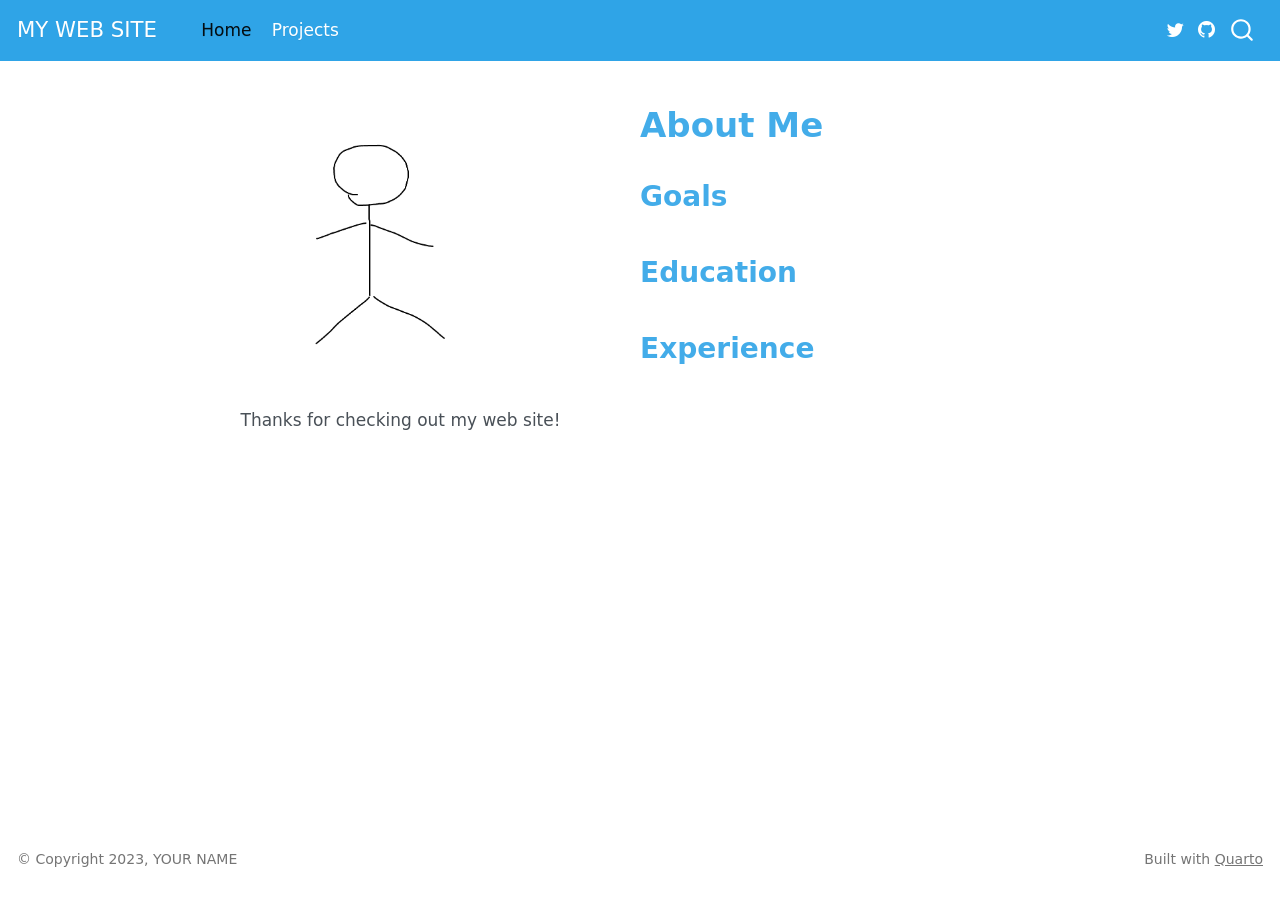
<file: multiomics_menstrual_effluent/docs/index.html>
<!DOCTYPE html>
<html xmlns="http://www.w3.org/1999/xhtml" lang="en" xml:lang="en"><head>

<meta charset="utf-8">
<meta name="generator" content="quarto-1.3.361">

<meta name="viewport" content="width=device-width, initial-scale=1.0, user-scalable=yes">


<title>MY WEB SITE - About Me</title>
<style>
code{white-space: pre-wrap;}
span.smallcaps{font-variant: small-caps;}
div.columns{display: flex; gap: min(4vw, 1.5em);}
div.column{flex: auto; overflow-x: auto;}
div.hanging-indent{margin-left: 1.5em; text-indent: -1.5em;}
ul.task-list{list-style: none;}
ul.task-list li input[type="checkbox"] {
  width: 0.8em;
  margin: 0 0.8em 0.2em -1em; /* quarto-specific, see https://github.com/quarto-dev/quarto-cli/issues/4556 */ 
  vertical-align: middle;
}
</style>


<script src="site_libs/quarto-nav/quarto-nav.js"></script>
<script src="site_libs/quarto-nav/headroom.min.js"></script>
<script src="site_libs/clipboard/clipboard.min.js"></script>
<script src="site_libs/quarto-search/autocomplete.umd.js"></script>
<script src="site_libs/quarto-search/fuse.min.js"></script>
<script src="site_libs/quarto-search/quarto-search.js"></script>
<meta name="quarto:offset" content="./">
<script src="site_libs/quarto-html/quarto.js"></script>
<script src="site_libs/quarto-html/popper.min.js"></script>
<script src="site_libs/quarto-html/tippy.umd.min.js"></script>
<link href="site_libs/quarto-html/tippy.css" rel="stylesheet">
<link href="site_libs/quarto-html/quarto-syntax-highlighting.css" rel="stylesheet" id="quarto-text-highlighting-styles">
<script src="site_libs/bootstrap/bootstrap.min.js"></script>
<link href="site_libs/bootstrap/bootstrap-icons.css" rel="stylesheet">
<link href="site_libs/bootstrap/bootstrap.min.css" rel="stylesheet" id="quarto-bootstrap" data-mode="light">
<script id="quarto-search-options" type="application/json">{
  "location": "navbar",
  "copy-button": false,
  "collapse-after": 3,
  "panel-placement": "end",
  "type": "overlay",
  "limit": 20,
  "language": {
    "search-no-results-text": "No results",
    "search-matching-documents-text": "matching documents",
    "search-copy-link-title": "Copy link to search",
    "search-hide-matches-text": "Hide additional matches",
    "search-more-match-text": "more match in this document",
    "search-more-matches-text": "more matches in this document",
    "search-clear-button-title": "Clear",
    "search-detached-cancel-button-title": "Cancel",
    "search-submit-button-title": "Submit",
    "search-label": "Search"
  }
}</script>


</head>

<body class="nav-fixed fullcontent">

<div id="quarto-search-results"></div>
  <header id="quarto-header" class="headroom fixed-top">
    <nav class="navbar navbar-expand-lg navbar-dark ">
      <div class="navbar-container container-fluid">
      <div class="navbar-brand-container">
    <a class="navbar-brand" href="./index.html">
    <span class="navbar-title">MY WEB SITE</span>
    </a>
  </div>
            <div id="quarto-search" class="" title="Search"></div>
          <button class="navbar-toggler" type="button" data-bs-toggle="collapse" data-bs-target="#navbarCollapse" aria-controls="navbarCollapse" aria-expanded="false" aria-label="Toggle navigation" onclick="if (window.quartoToggleHeadroom) { window.quartoToggleHeadroom(); }">
  <span class="navbar-toggler-icon"></span>
</button>
          <div class="collapse navbar-collapse" id="navbarCollapse">
            <ul class="navbar-nav navbar-nav-scroll me-auto">
  <li class="nav-item">
    <a class="nav-link active" href="./index.html" rel="" target="" aria-current="page">
 <span class="menu-text">Home</span></a>
  </li>  
  <li class="nav-item">
    <a class="nav-link" href="./projects.html" rel="" target="">
 <span class="menu-text">Projects</span></a>
  </li>  
</ul>
            <div class="quarto-navbar-tools ms-auto">
    <a href="https://twitter.com/" title="" class="quarto-navigation-tool px-1" aria-label=""><i class="bi bi-twitter"></i></a>
    <a href="https://github.com/YOURUSERNAME/YOURREPO" title="" class="quarto-navigation-tool px-1" aria-label=""><i class="bi bi-github"></i></a>
</div>
          </div> <!-- /navcollapse -->
      </div> <!-- /container-fluid -->
    </nav>
</header>
<!-- content -->
<div id="quarto-content" class="quarto-container page-columns page-rows-contents page-layout-article page-navbar">
<!-- sidebar -->
<!-- margin-sidebar -->
    
<!-- main -->
<main class="content page-columns page-full" id="quarto-document-content">



<div class="quarto-about-broadside column-page">
  <div class="about-main">
    <div class="about-entity" style="background-image: url('img/profile.png')"></div>
    <div class="about-contents"><header id="title-block-header" class="quarto-title-block default">
<div class="quarto-title">
<h1 class="title">About Me</h1>
</div>
<div class="quarto-title-meta">
  </div>
</header><div id="me">
<section id="goals" class="level2">
<h2 data-anchor-id="goals">Goals</h2>
</section>
<section id="education" class="level2">
<h2 data-anchor-id="education">Education</h2>
</section>
<section id="experience" class="level2">
<h2 data-anchor-id="experience">Experience</h2>
</section>
</div></div>
  </div>
</div>

<p>Thanks for checking out my web site!</p>




</main> <!-- /main -->
<script id="quarto-html-after-body" type="application/javascript">
window.document.addEventListener("DOMContentLoaded", function (event) {
  const toggleBodyColorMode = (bsSheetEl) => {
    const mode = bsSheetEl.getAttribute("data-mode");
    const bodyEl = window.document.querySelector("body");
    if (mode === "dark") {
      bodyEl.classList.add("quarto-dark");
      bodyEl.classList.remove("quarto-light");
    } else {
      bodyEl.classList.add("quarto-light");
      bodyEl.classList.remove("quarto-dark");
    }
  }
  const toggleBodyColorPrimary = () => {
    const bsSheetEl = window.document.querySelector("link#quarto-bootstrap");
    if (bsSheetEl) {
      toggleBodyColorMode(bsSheetEl);
    }
  }
  toggleBodyColorPrimary();  
  const isCodeAnnotation = (el) => {
    for (const clz of el.classList) {
      if (clz.startsWith('code-annotation-')) {                     
        return true;
      }
    }
    return false;
  }
  const clipboard = new window.ClipboardJS('.code-copy-button', {
    text: function(trigger) {
      const codeEl = trigger.previousElementSibling.cloneNode(true);
      for (const childEl of codeEl.children) {
        if (isCodeAnnotation(childEl)) {
          childEl.remove();
        }
      }
      return codeEl.innerText;
    }
  });
  clipboard.on('success', function(e) {
    // button target
    const button = e.trigger;
    // don't keep focus
    button.blur();
    // flash "checked"
    button.classList.add('code-copy-button-checked');
    var currentTitle = button.getAttribute("title");
    button.setAttribute("title", "Copied!");
    let tooltip;
    if (window.bootstrap) {
      button.setAttribute("data-bs-toggle", "tooltip");
      button.setAttribute("data-bs-placement", "left");
      button.setAttribute("data-bs-title", "Copied!");
      tooltip = new bootstrap.Tooltip(button, 
        { trigger: "manual", 
          customClass: "code-copy-button-tooltip",
          offset: [0, -8]});
      tooltip.show();    
    }
    setTimeout(function() {
      if (tooltip) {
        tooltip.hide();
        button.removeAttribute("data-bs-title");
        button.removeAttribute("data-bs-toggle");
        button.removeAttribute("data-bs-placement");
      }
      button.setAttribute("title", currentTitle);
      button.classList.remove('code-copy-button-checked');
    }, 1000);
    // clear code selection
    e.clearSelection();
  });
  function tippyHover(el, contentFn) {
    const config = {
      allowHTML: true,
      content: contentFn,
      maxWidth: 500,
      delay: 100,
      arrow: false,
      appendTo: function(el) {
          return el.parentElement;
      },
      interactive: true,
      interactiveBorder: 10,
      theme: 'quarto',
      placement: 'bottom-start'
    };
    window.tippy(el, config); 
  }
  const noterefs = window.document.querySelectorAll('a[role="doc-noteref"]');
  for (var i=0; i<noterefs.length; i++) {
    const ref = noterefs[i];
    tippyHover(ref, function() {
      // use id or data attribute instead here
      let href = ref.getAttribute('data-footnote-href') || ref.getAttribute('href');
      try { href = new URL(href).hash; } catch {}
      const id = href.replace(/^#\/?/, "");
      const note = window.document.getElementById(id);
      return note.innerHTML;
    });
  }
      let selectedAnnoteEl;
      const selectorForAnnotation = ( cell, annotation) => {
        let cellAttr = 'data-code-cell="' + cell + '"';
        let lineAttr = 'data-code-annotation="' +  annotation + '"';
        const selector = 'span[' + cellAttr + '][' + lineAttr + ']';
        return selector;
      }
      const selectCodeLines = (annoteEl) => {
        const doc = window.document;
        const targetCell = annoteEl.getAttribute("data-target-cell");
        const targetAnnotation = annoteEl.getAttribute("data-target-annotation");
        const annoteSpan = window.document.querySelector(selectorForAnnotation(targetCell, targetAnnotation));
        const lines = annoteSpan.getAttribute("data-code-lines").split(",");
        const lineIds = lines.map((line) => {
          return targetCell + "-" + line;
        })
        let top = null;
        let height = null;
        let parent = null;
        if (lineIds.length > 0) {
            //compute the position of the single el (top and bottom and make a div)
            const el = window.document.getElementById(lineIds[0]);
            top = el.offsetTop;
            height = el.offsetHeight;
            parent = el.parentElement.parentElement;
          if (lineIds.length > 1) {
            const lastEl = window.document.getElementById(lineIds[lineIds.length - 1]);
            const bottom = lastEl.offsetTop + lastEl.offsetHeight;
            height = bottom - top;
          }
          if (top !== null && height !== null && parent !== null) {
            // cook up a div (if necessary) and position it 
            let div = window.document.getElementById("code-annotation-line-highlight");
            if (div === null) {
              div = window.document.createElement("div");
              div.setAttribute("id", "code-annotation-line-highlight");
              div.style.position = 'absolute';
              parent.appendChild(div);
            }
            div.style.top = top - 2 + "px";
            div.style.height = height + 4 + "px";
            let gutterDiv = window.document.getElementById("code-annotation-line-highlight-gutter");
            if (gutterDiv === null) {
              gutterDiv = window.document.createElement("div");
              gutterDiv.setAttribute("id", "code-annotation-line-highlight-gutter");
              gutterDiv.style.position = 'absolute';
              const codeCell = window.document.getElementById(targetCell);
              const gutter = codeCell.querySelector('.code-annotation-gutter');
              gutter.appendChild(gutterDiv);
            }
            gutterDiv.style.top = top - 2 + "px";
            gutterDiv.style.height = height + 4 + "px";
          }
          selectedAnnoteEl = annoteEl;
        }
      };
      const unselectCodeLines = () => {
        const elementsIds = ["code-annotation-line-highlight", "code-annotation-line-highlight-gutter"];
        elementsIds.forEach((elId) => {
          const div = window.document.getElementById(elId);
          if (div) {
            div.remove();
          }
        });
        selectedAnnoteEl = undefined;
      };
      // Attach click handler to the DT
      const annoteDls = window.document.querySelectorAll('dt[data-target-cell]');
      for (const annoteDlNode of annoteDls) {
        annoteDlNode.addEventListener('click', (event) => {
          const clickedEl = event.target;
          if (clickedEl !== selectedAnnoteEl) {
            unselectCodeLines();
            const activeEl = window.document.querySelector('dt[data-target-cell].code-annotation-active');
            if (activeEl) {
              activeEl.classList.remove('code-annotation-active');
            }
            selectCodeLines(clickedEl);
            clickedEl.classList.add('code-annotation-active');
          } else {
            // Unselect the line
            unselectCodeLines();
            clickedEl.classList.remove('code-annotation-active');
          }
        });
      }
  const findCites = (el) => {
    const parentEl = el.parentElement;
    if (parentEl) {
      const cites = parentEl.dataset.cites;
      if (cites) {
        return {
          el,
          cites: cites.split(' ')
        };
      } else {
        return findCites(el.parentElement)
      }
    } else {
      return undefined;
    }
  };
  var bibliorefs = window.document.querySelectorAll('a[role="doc-biblioref"]');
  for (var i=0; i<bibliorefs.length; i++) {
    const ref = bibliorefs[i];
    const citeInfo = findCites(ref);
    if (citeInfo) {
      tippyHover(citeInfo.el, function() {
        var popup = window.document.createElement('div');
        citeInfo.cites.forEach(function(cite) {
          var citeDiv = window.document.createElement('div');
          citeDiv.classList.add('hanging-indent');
          citeDiv.classList.add('csl-entry');
          var biblioDiv = window.document.getElementById('ref-' + cite);
          if (biblioDiv) {
            citeDiv.innerHTML = biblioDiv.innerHTML;
          }
          popup.appendChild(citeDiv);
        });
        return popup.innerHTML;
      });
    }
  }
});
</script>
</div> <!-- /content -->
<footer class="footer">
  <div class="nav-footer">
    <div class="nav-footer-left">© Copyright 2023, YOUR NAME</div>   
    <div class="nav-footer-center">
      &nbsp;
    </div>
    <div class="nav-footer-right">Built with <a href="https://quarto.org/">Quarto</a></div>
  </div>
</footer>



</body></html>
</file>
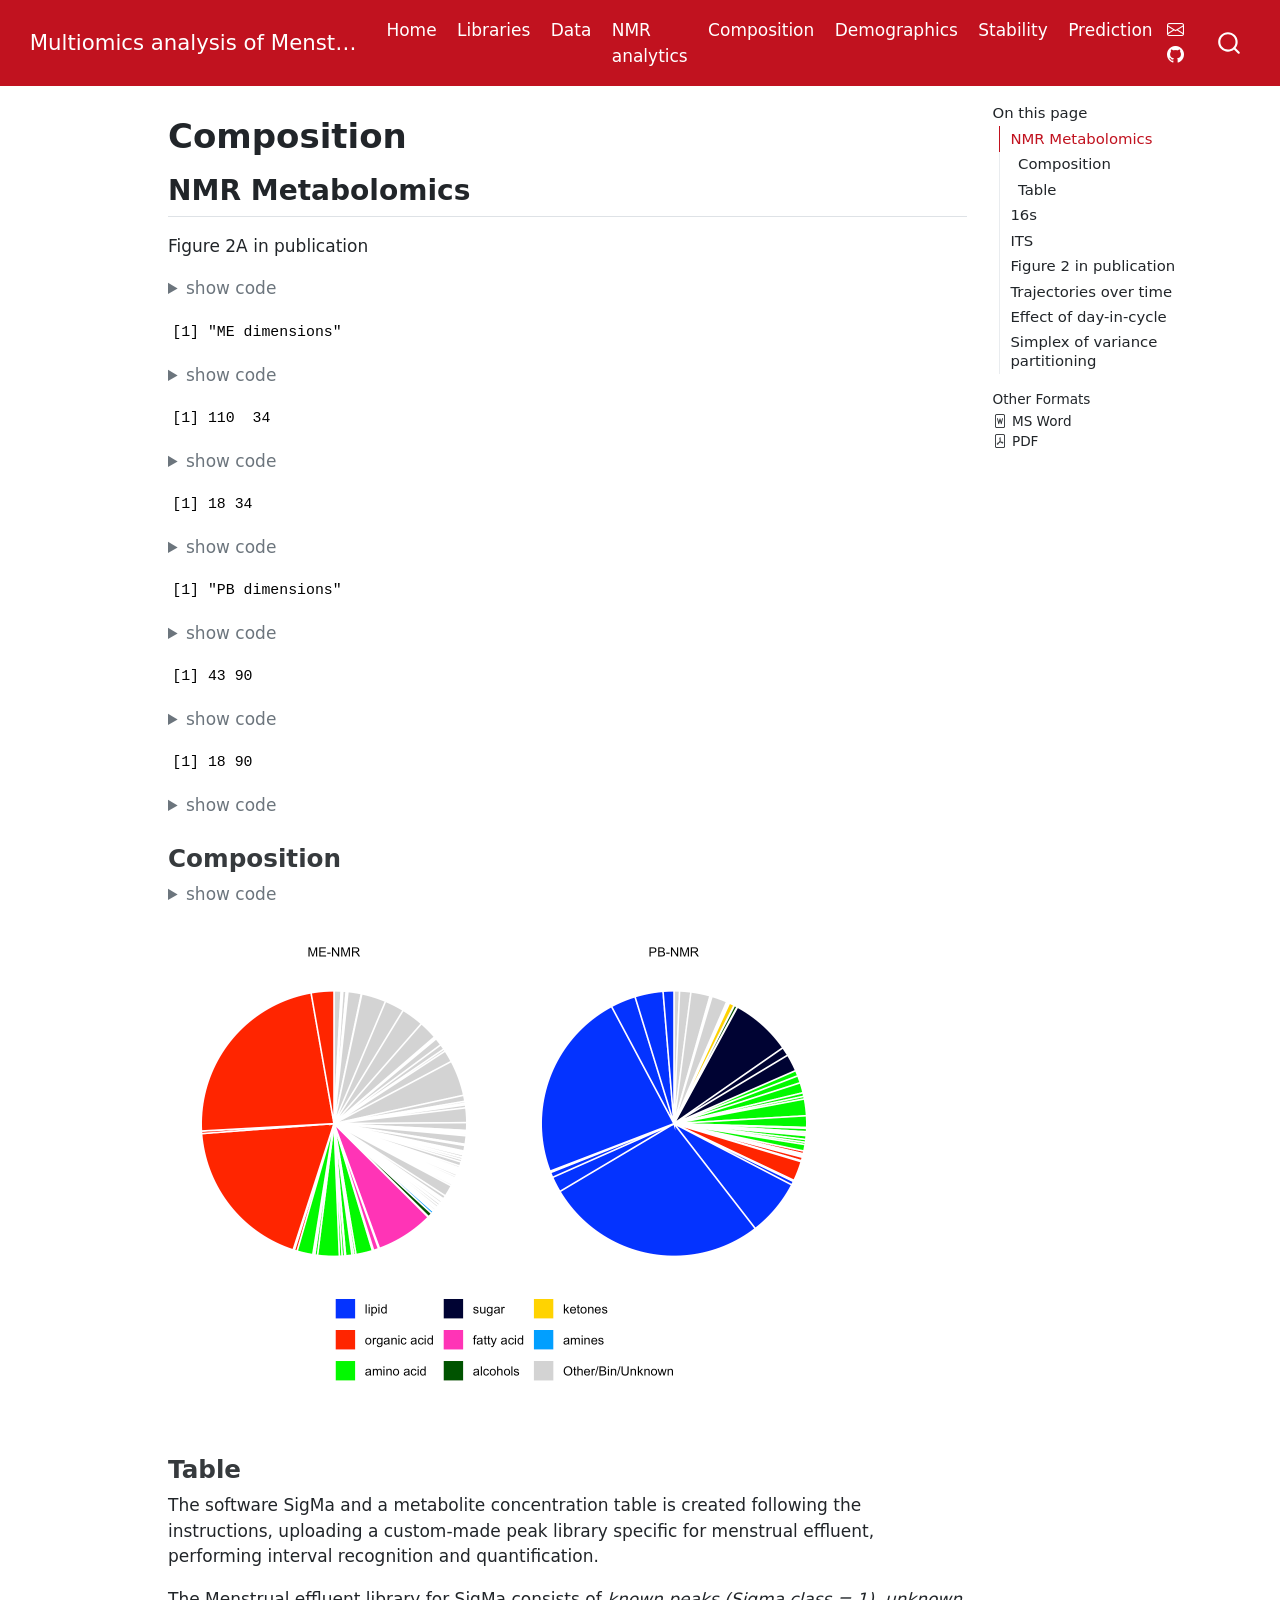
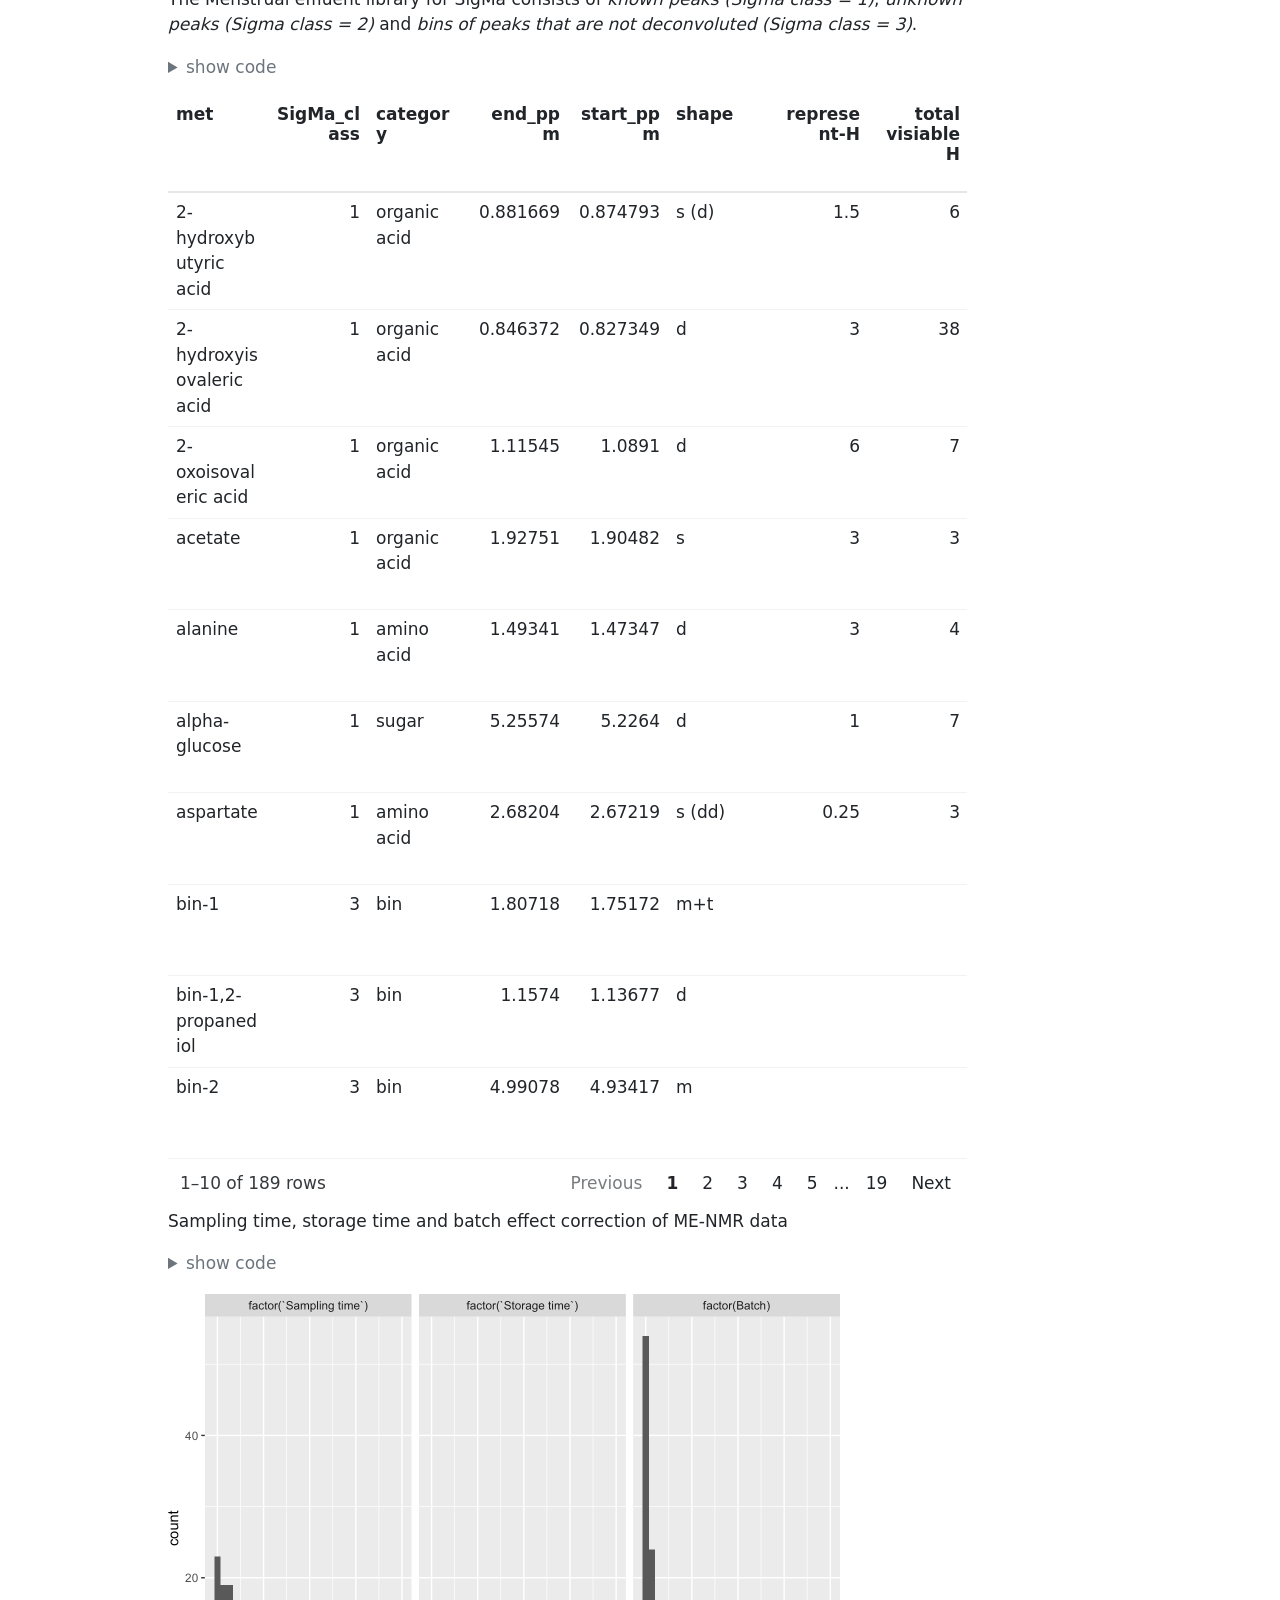
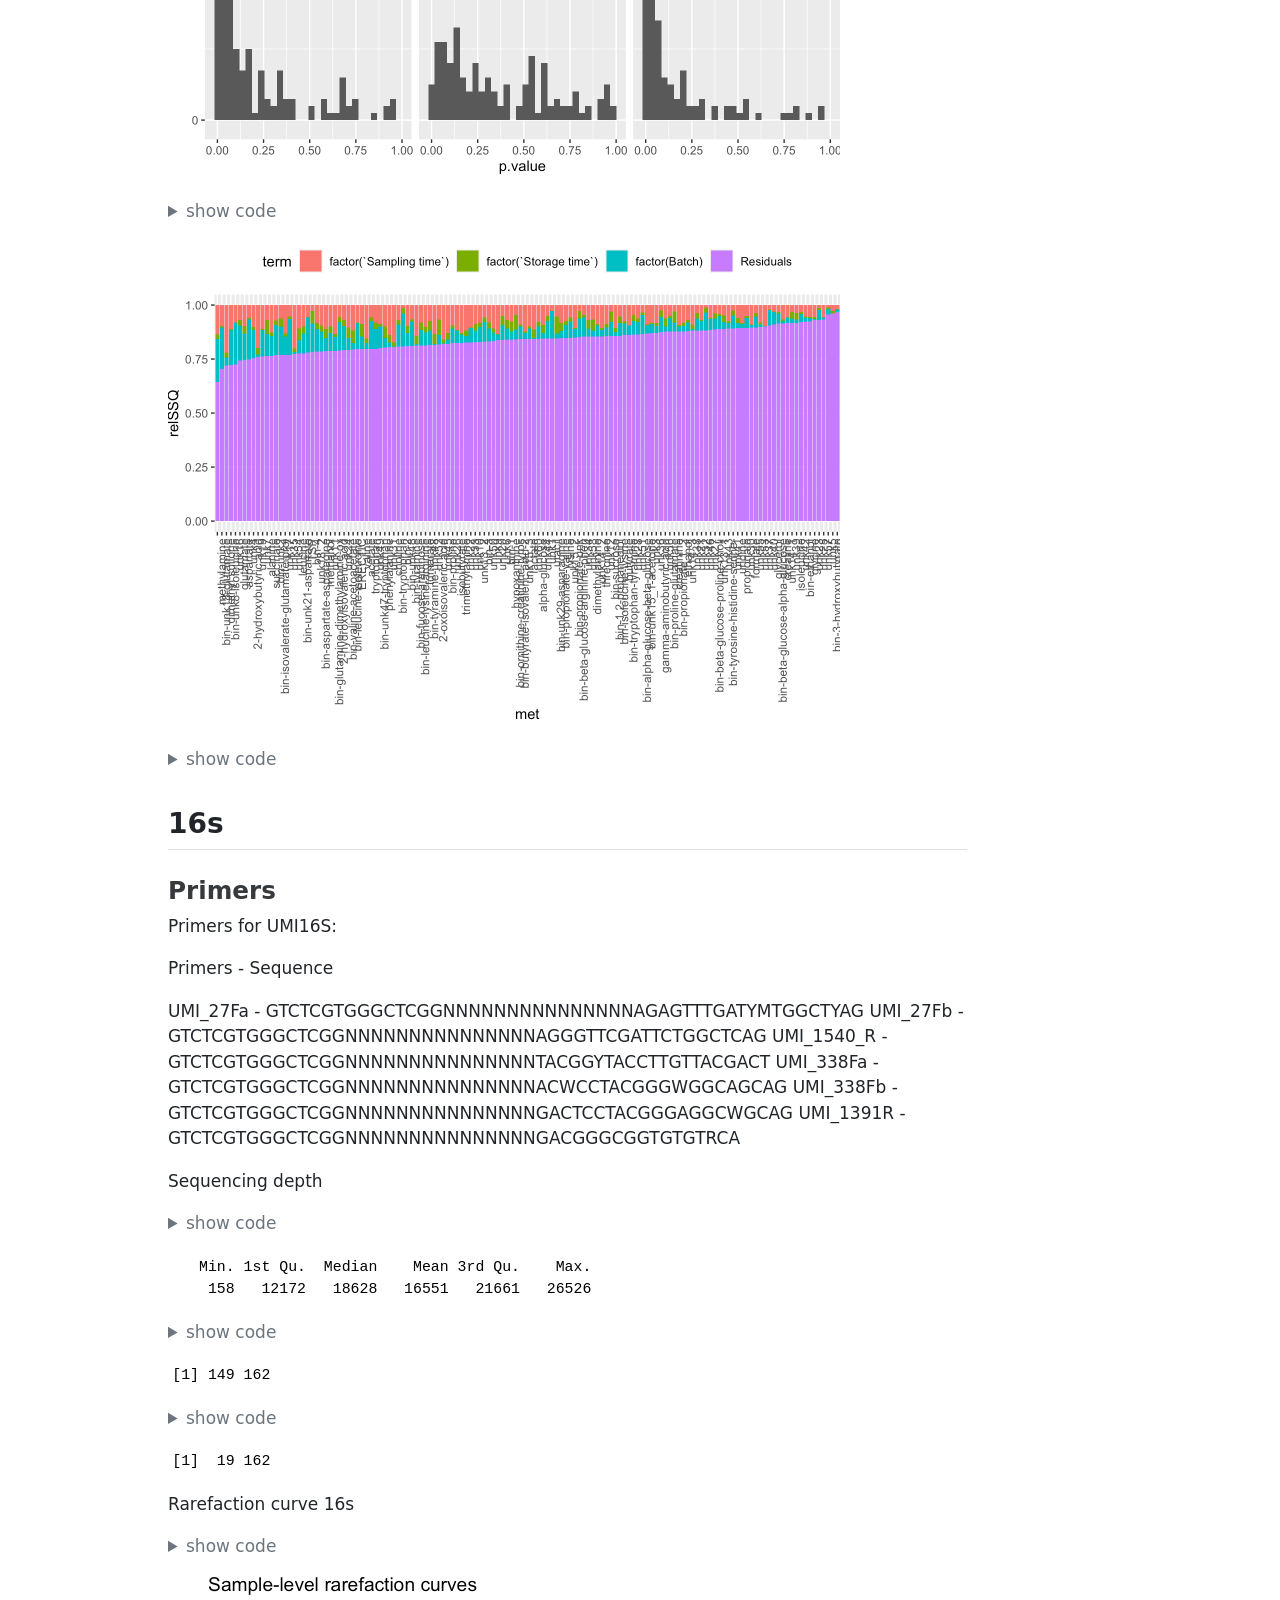
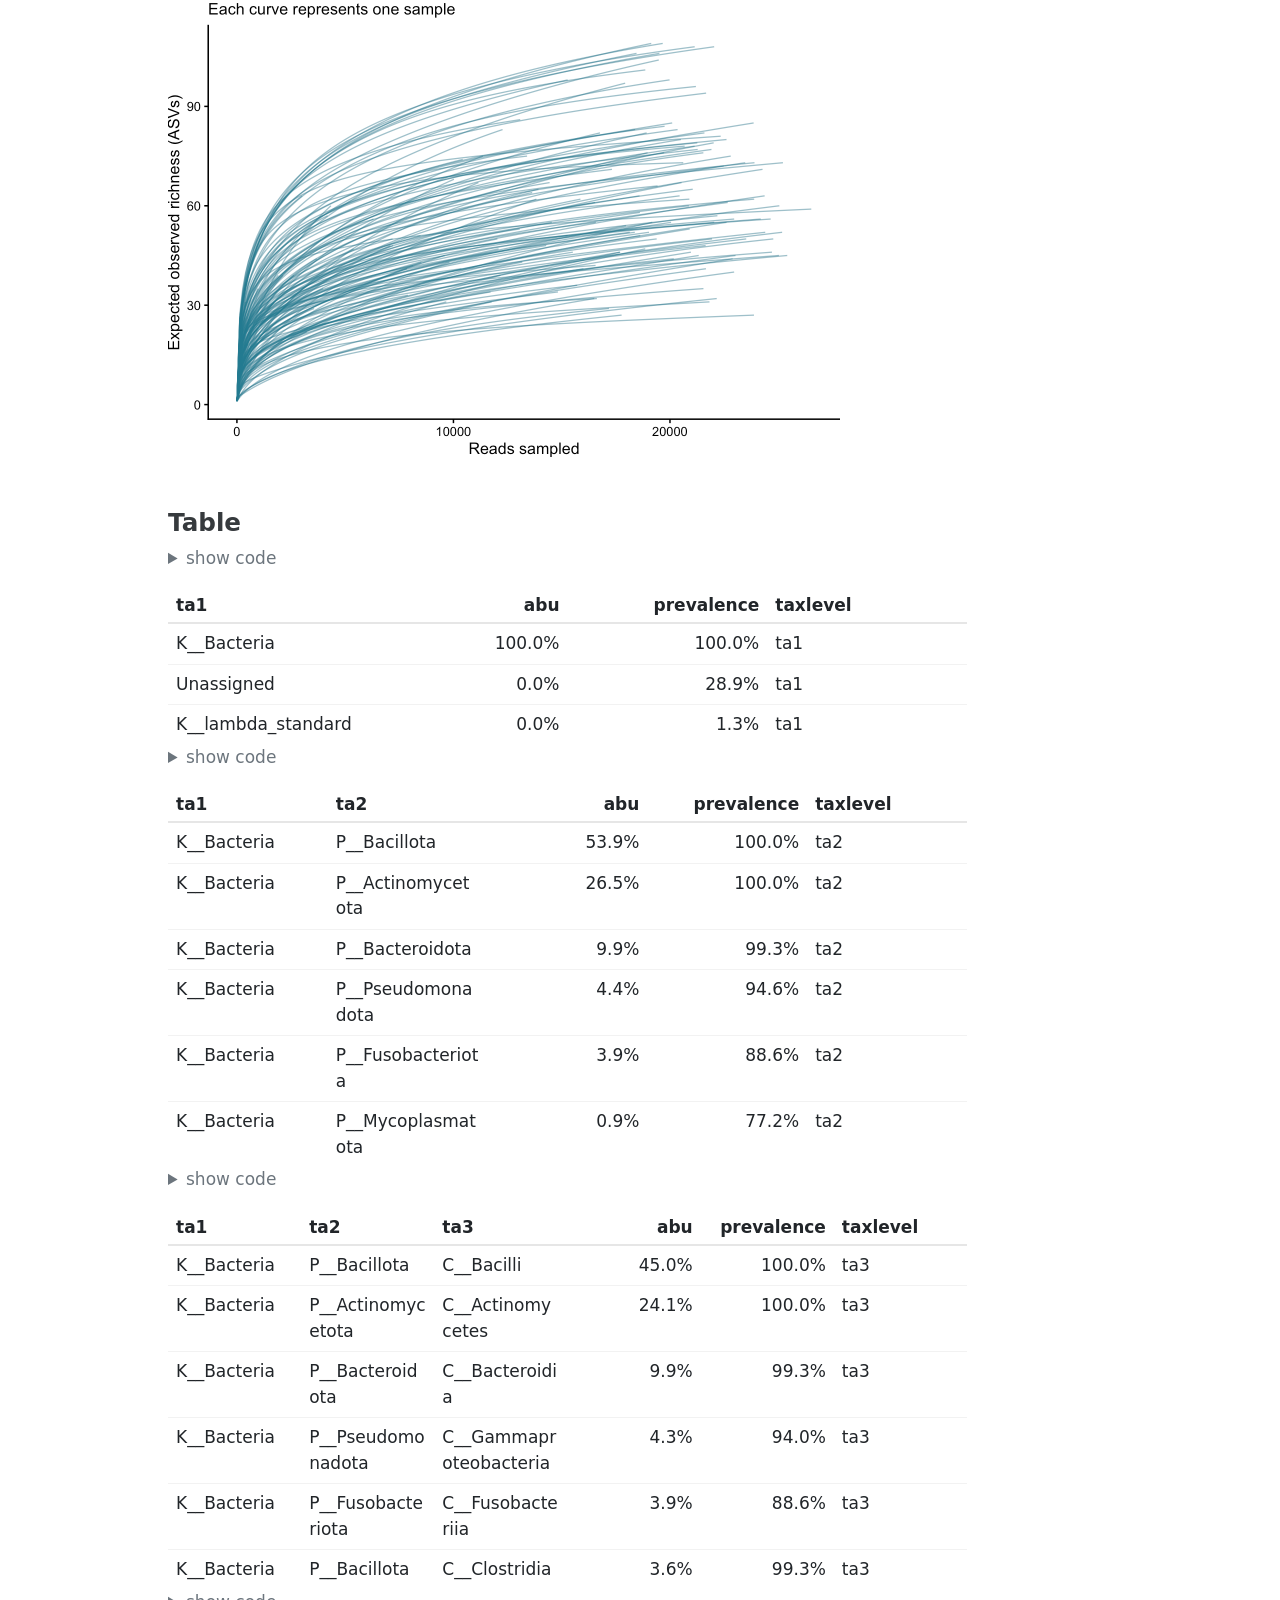
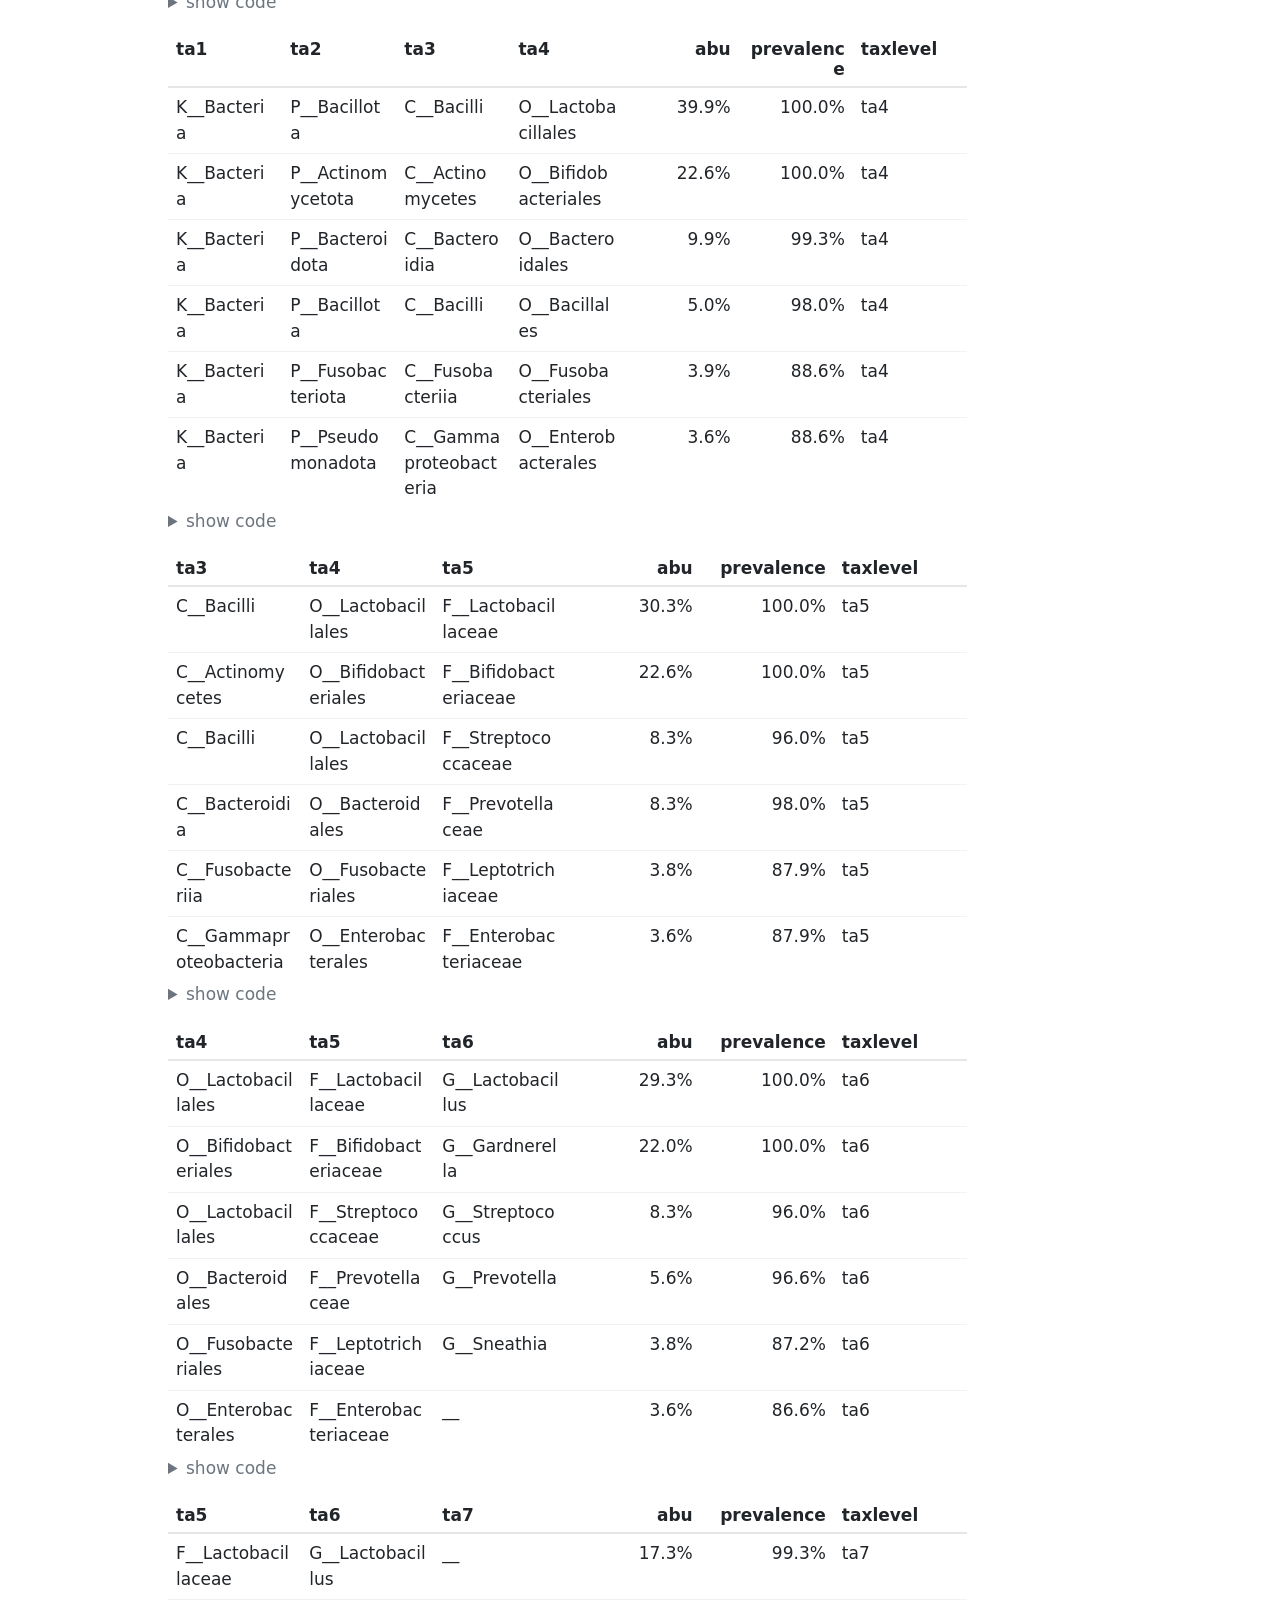
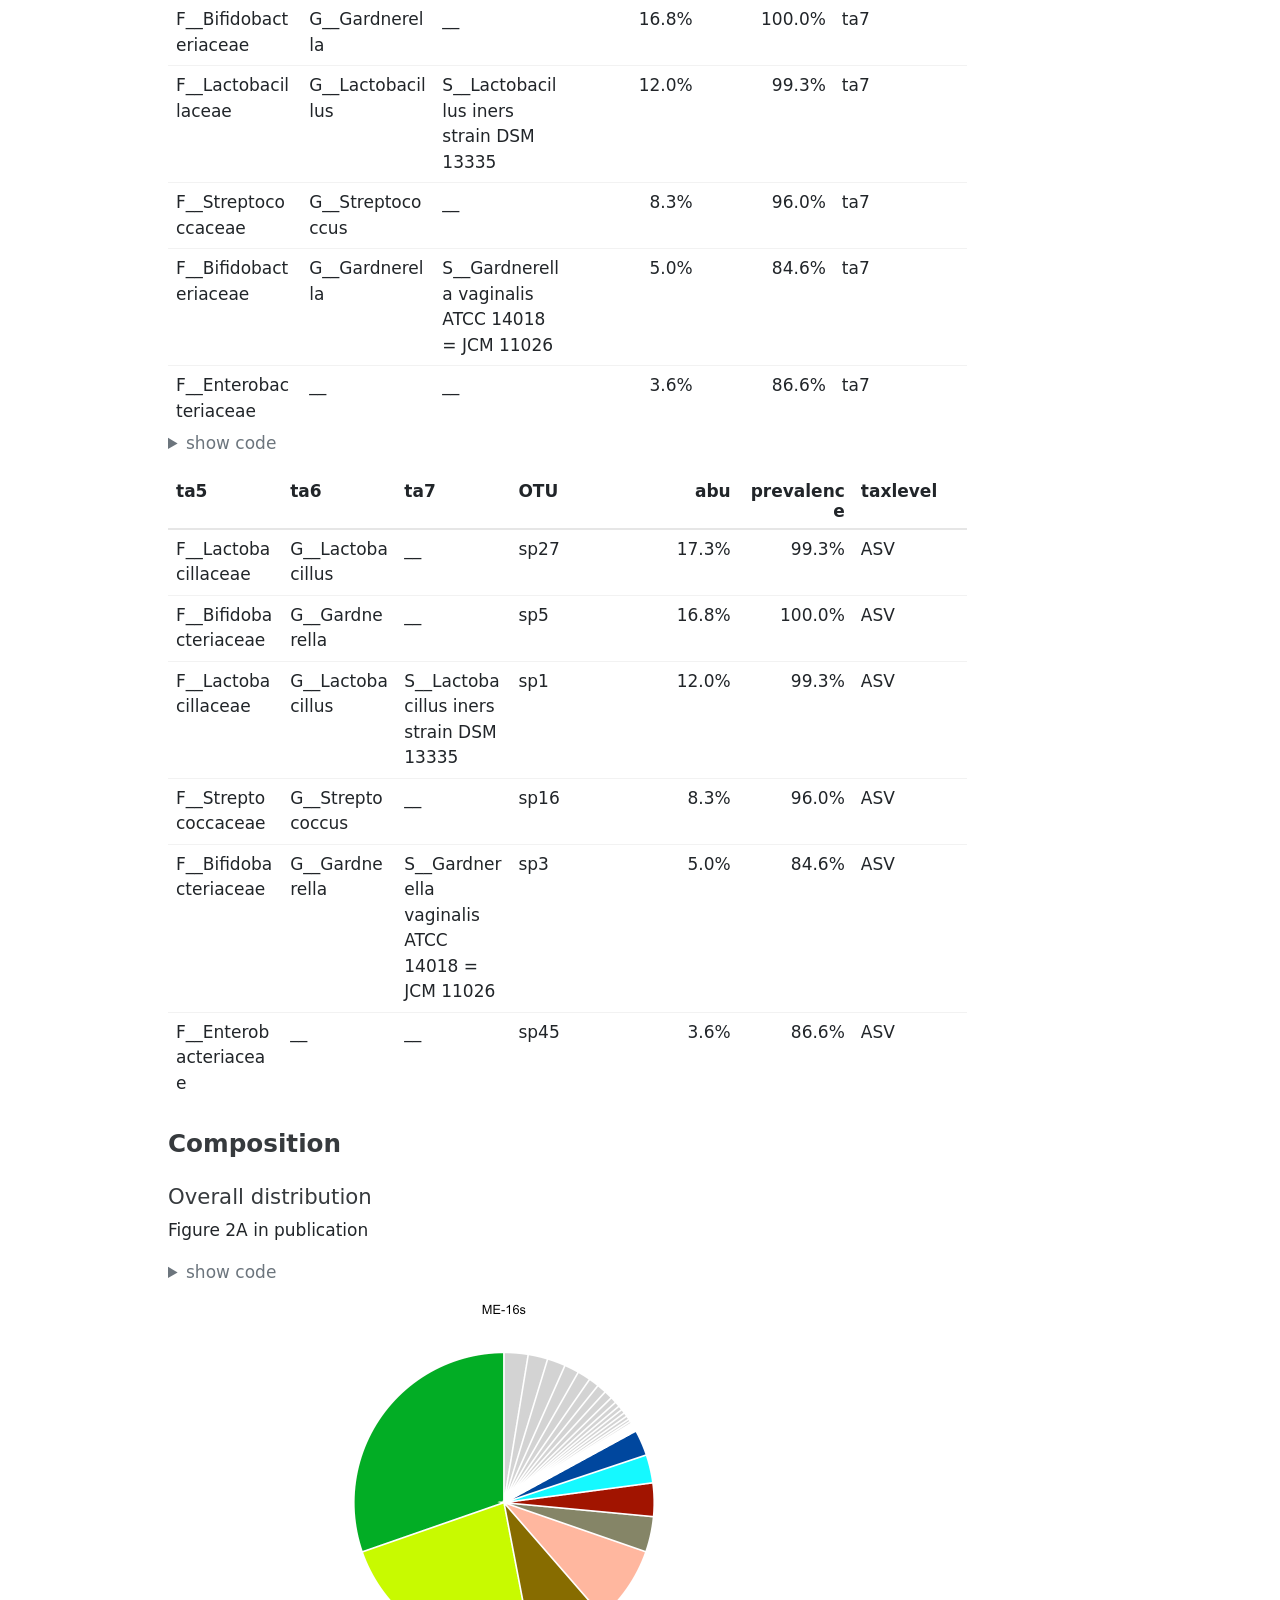
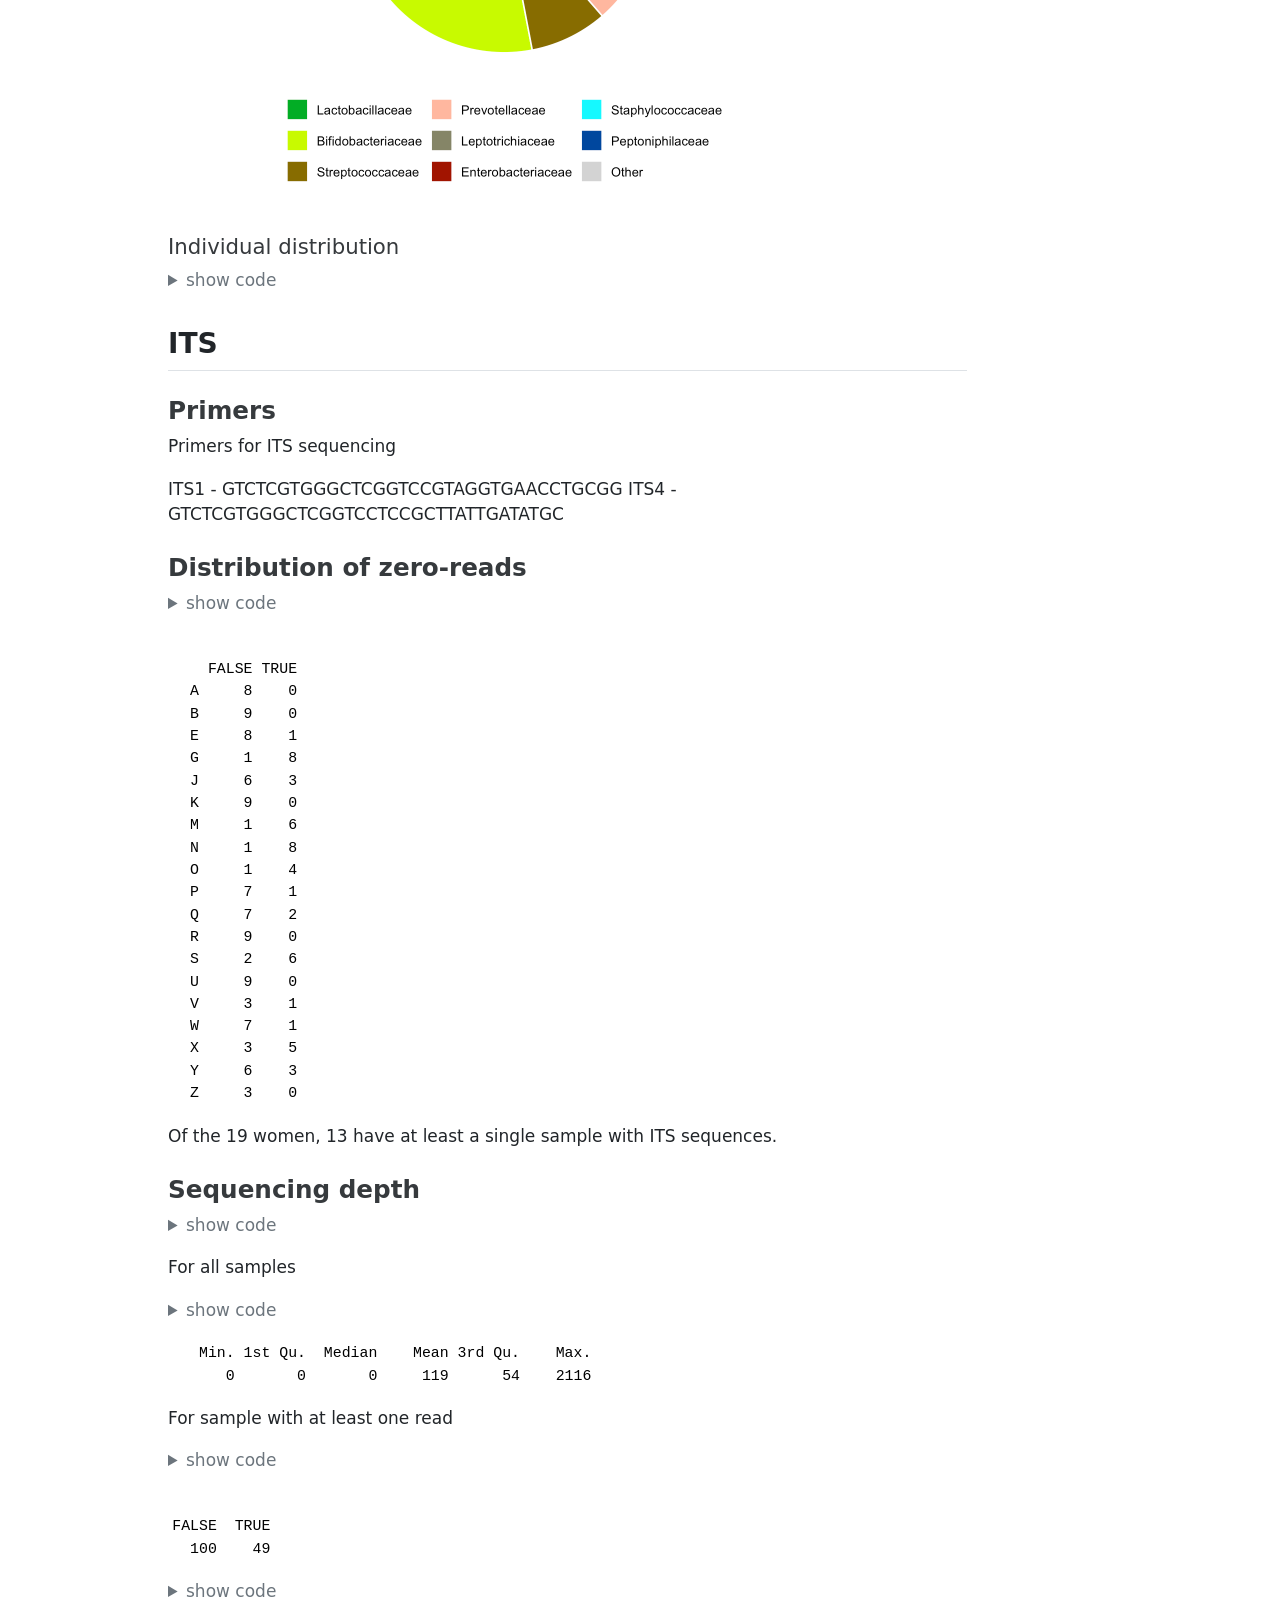
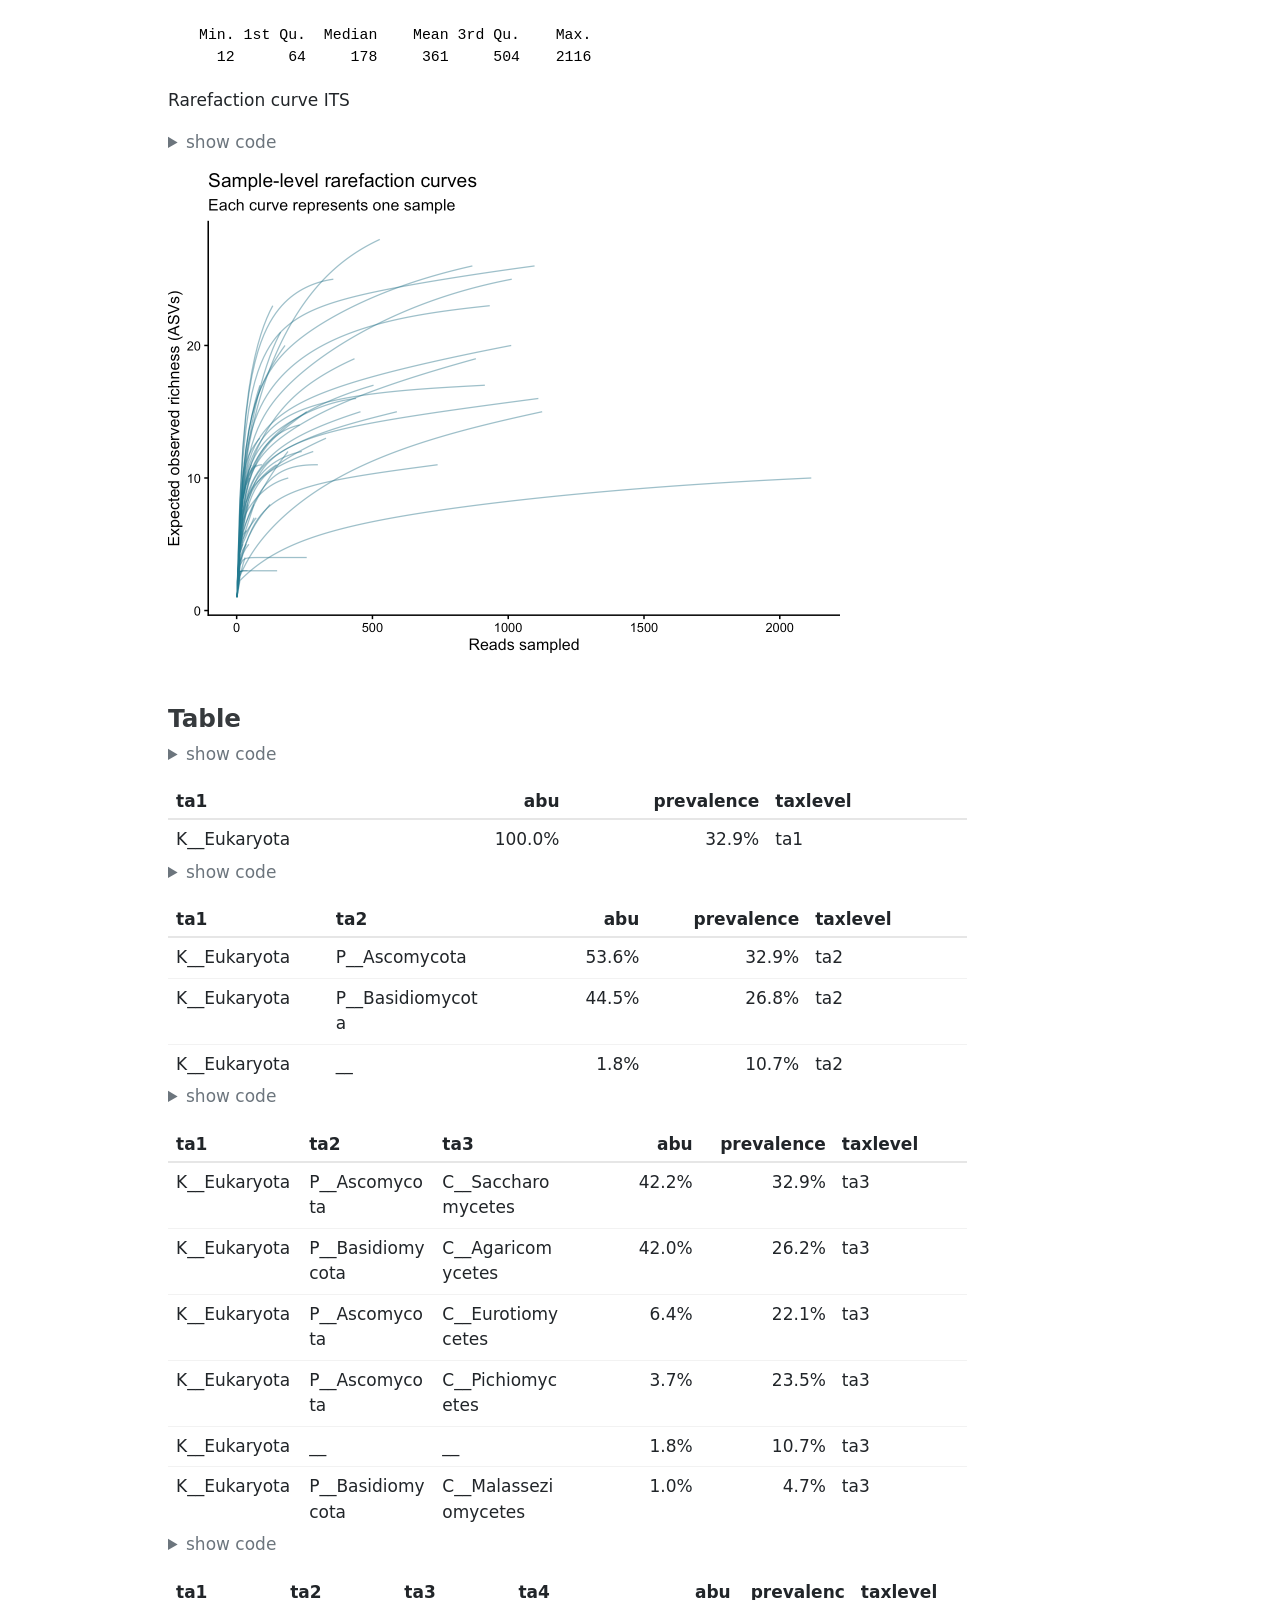
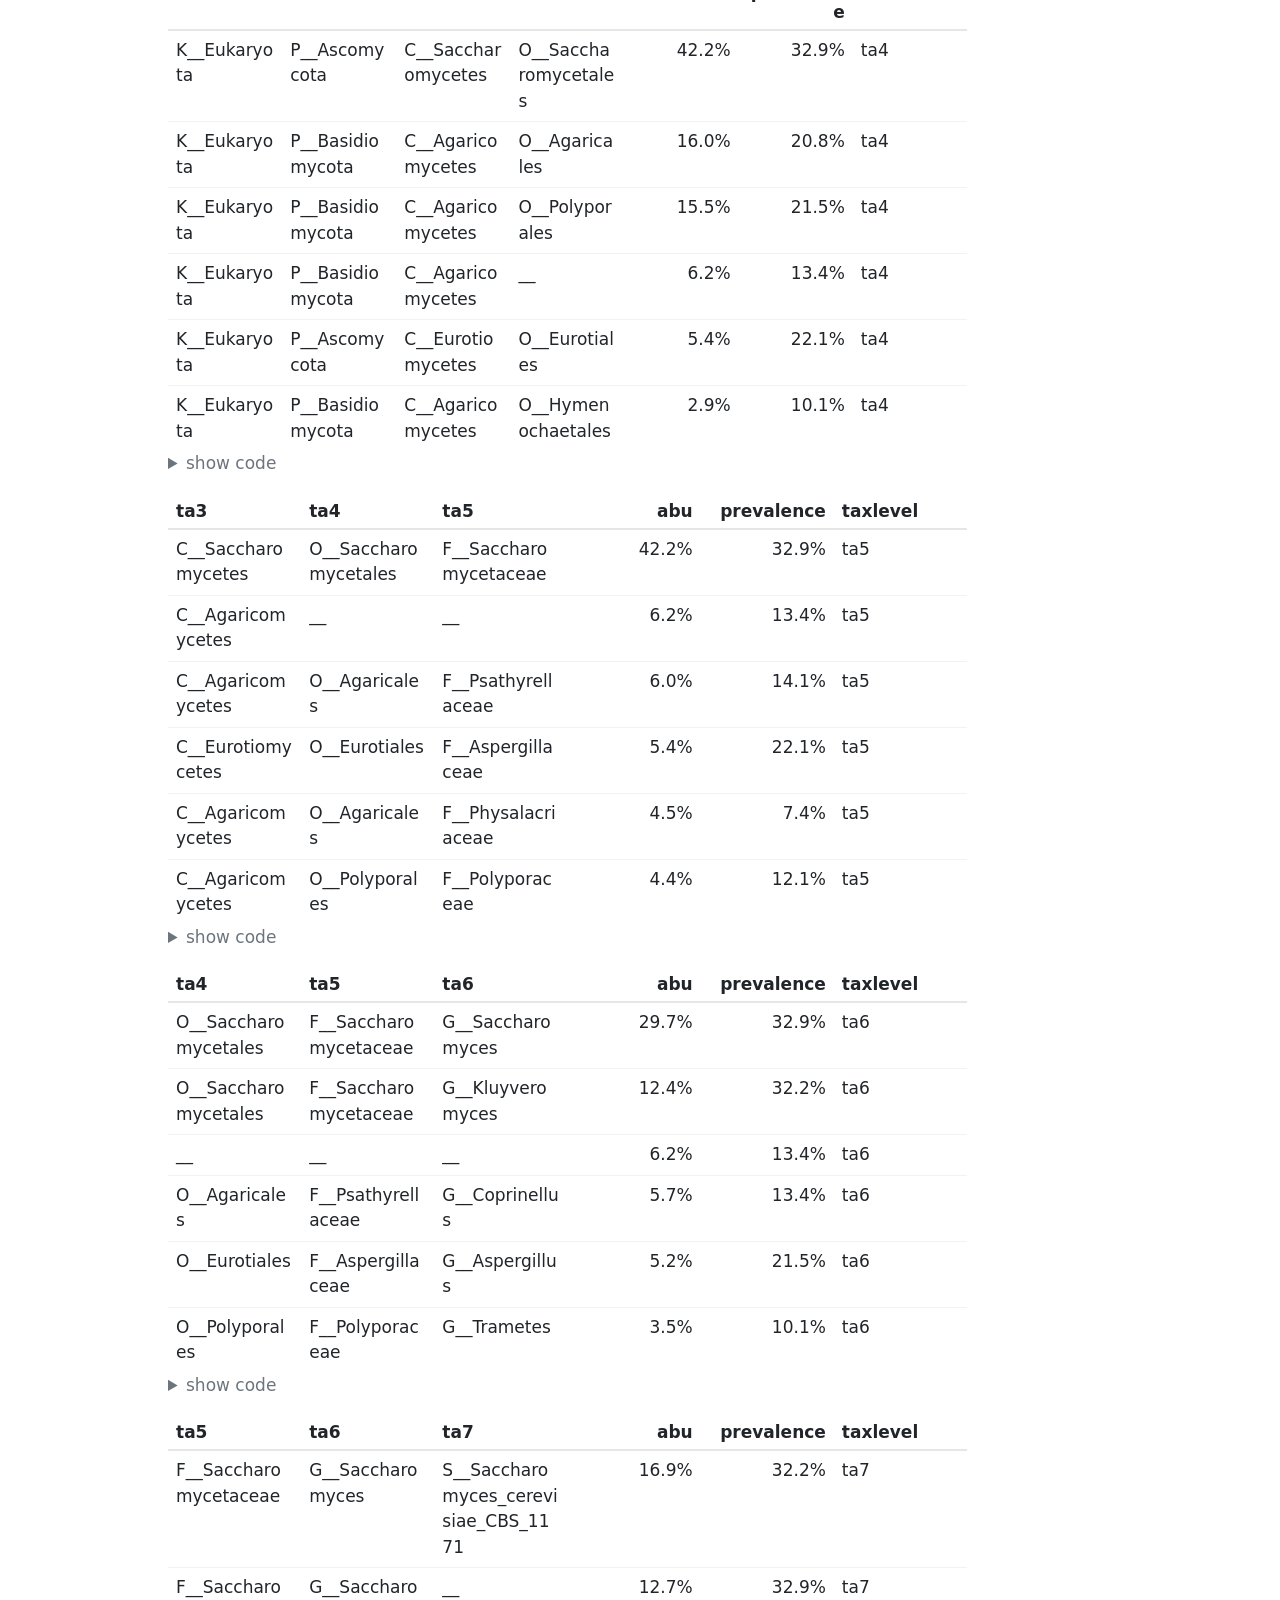
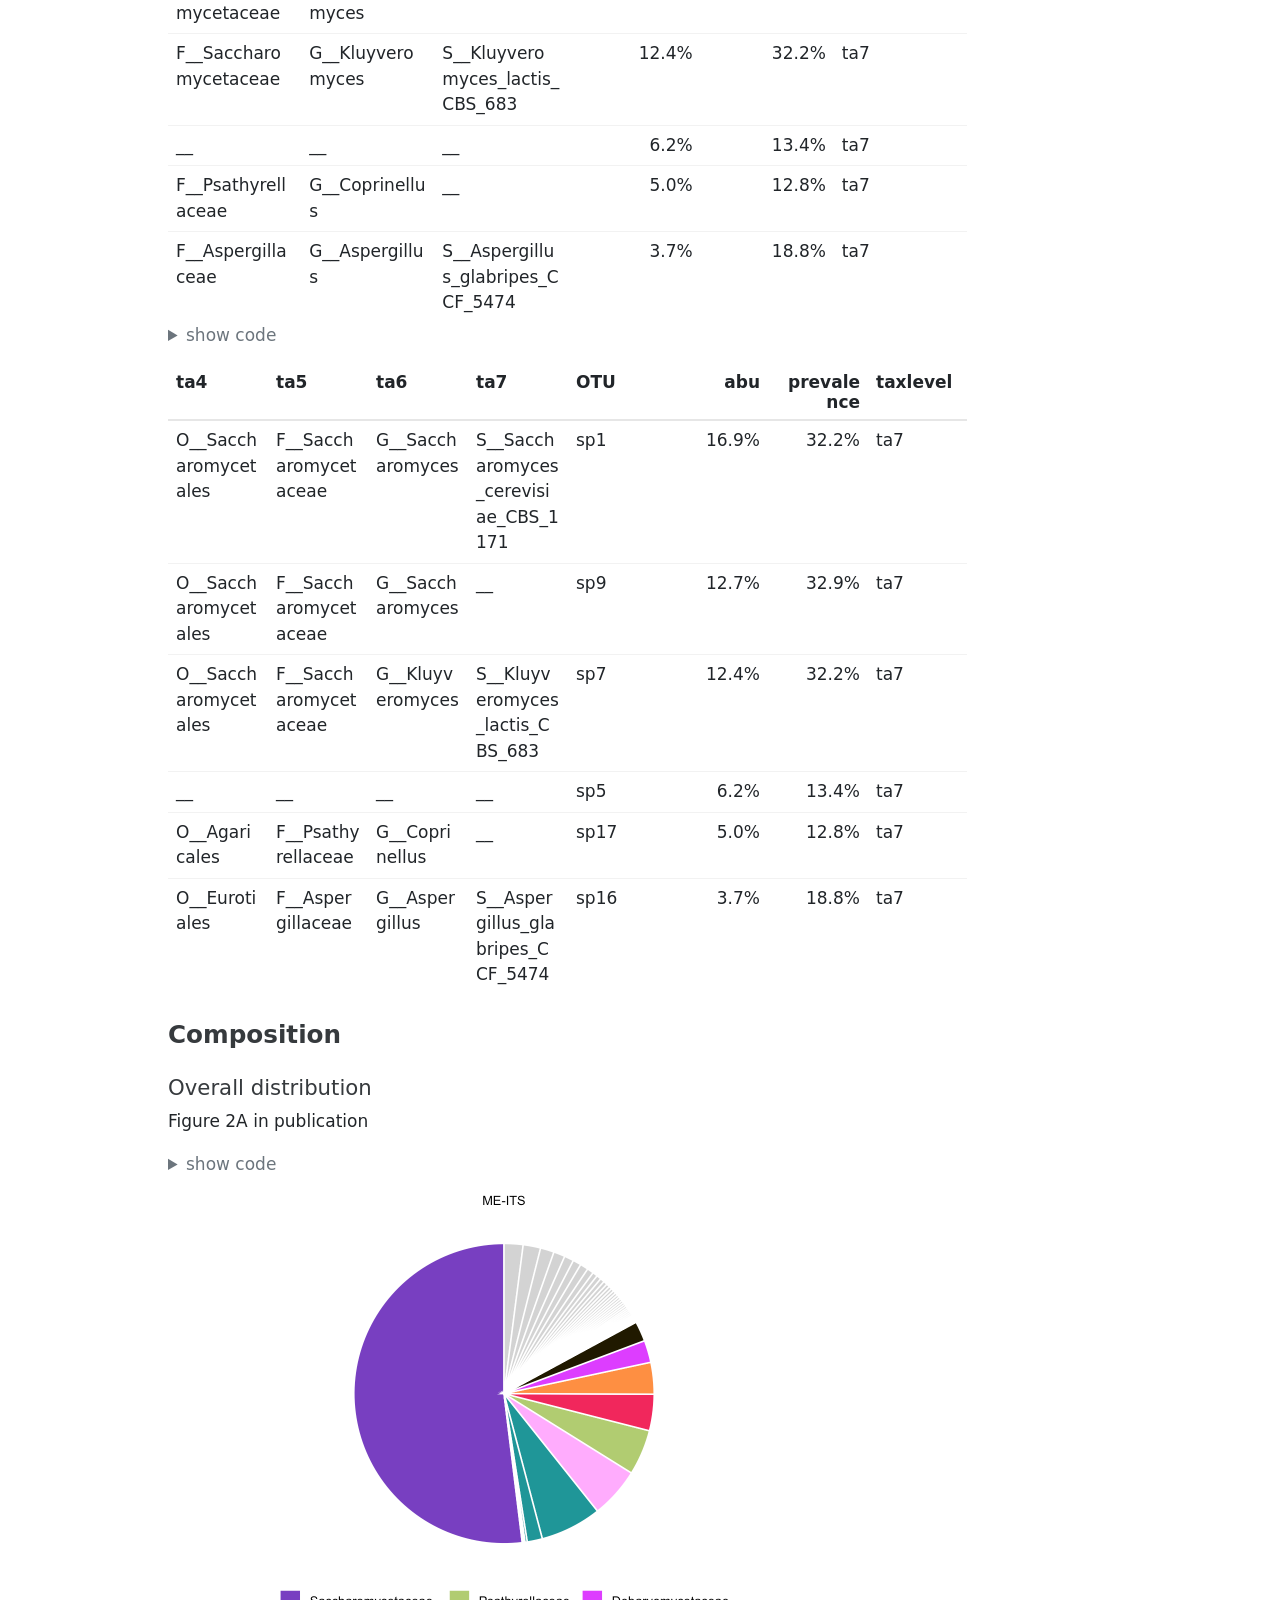
<file: docs/composition.html>
<!DOCTYPE html>
<html xmlns="http://www.w3.org/1999/xhtml" lang="en" xml:lang="en"><head>

<meta charset="utf-8">
<meta name="generator" content="quarto-1.10.18">

<meta name="viewport" content="width=device-width, initial-scale=1.0, user-scalable=yes">


<title>Composition – Multiomics analysis of Menstrual Effluent</title>
<style>
/* Default styles provided by pandoc.
** See https://pandoc.org/MANUAL.html#variables-for-html for config info.
*/
span.smallcaps{font-variant: small-caps;}
div.columns{display: flex; gap: 1.5em;}
div.column{flex: auto;}
@media screen {
div.columns{gap: min(4vw, 1.5em);}
div.column{overflow-x: auto;}
}
div.hanging-indent{margin-left: 1.5em; text-indent: -1.5em;}
ul.task-list{list-style: none;}
ul.task-list li input[type="checkbox"] {
  width: 0.8em;
  margin: 0 0.8em 0.2em -1em; /* quarto-specific, see https://github.com/quarto-dev/quarto-cli/issues/4556 */ 
  vertical-align: middle;
}
/* CSS for syntax highlighting */
html { -webkit-text-size-adjust: 100%; }
pre > code.sourceCode { white-space: pre; position: relative; }
pre > code.sourceCode > span { display: inline-block; line-height: 1.25; }
pre > code.sourceCode > span:empty { height: 1.2em; }
.sourceCode { overflow: visible; }
code.sourceCode > span { color: inherit; text-decoration: inherit; }
div.sourceCode { margin: 1em 0; }
pre.sourceCode { margin: 0; }
@media screen {
div.sourceCode { overflow: auto; }
}
@media print {
pre > code.sourceCode { white-space: pre-wrap; }
pre > code.sourceCode > span { text-indent: -5em; padding-left: 5em; }
}
pre.numberSource code
  { counter-reset: source-line 0; }
pre.numberSource code > span
  { position: relative; left: -4em; counter-increment: source-line; }
pre.numberSource code > span > a:first-child::before
  { content: counter(source-line);
    position: relative; left: -1em; text-align: right; vertical-align: baseline;
    border: none; display: inline-block;
    -webkit-touch-callout: none; -webkit-user-select: none;
    -khtml-user-select: none; -moz-user-select: none;
    -ms-user-select: none; user-select: none;
    padding: 0 4px; width: 4em;
  }
pre.numberSource { margin-left: 3em;  padding-left: 4px; }
div.sourceCode
  {   }
@media screen {
pre > code.sourceCode > span > a:first-child::before { text-decoration: underline; }
}
</style>


<script src="site_libs/quarto-nav/quarto-nav.js"></script>
<script src="site_libs/clipboard/clipboard.min.js"></script>
<script src="site_libs/quarto-search/autocomplete.umd.js"></script>
<script src="site_libs/quarto-search/fuse.min.js"></script>
<script src="site_libs/quarto-search/quarto-search.js"></script>
<meta name="quarto:offset" content="./">
<script src="site_libs/quarto-html/quarto.js" type="module"></script>
<script src="site_libs/quarto-html/tabsets/tabsets.js" type="module"></script>
<script src="site_libs/quarto-html/popper.min.js"></script>
<script src="site_libs/quarto-html/tippy.umd.min.js"></script>
<script src="site_libs/quarto-html/anchor.min.js"></script>
<link href="site_libs/quarto-html/tippy.css" rel="stylesheet">
<link href="site_libs/quarto-html/quarto-syntax-highlighting-64a204ab8560d761af7679ceaba22944.css" rel="stylesheet" id="quarto-text-highlighting-styles">
<script src="site_libs/bootstrap/bootstrap.min.js"></script>
<link href="site_libs/bootstrap/bootstrap-icons.css" rel="stylesheet">
<link href="site_libs/bootstrap/bootstrap-cdac65ef6dd2c7590da1cb11d2147735.min.css" rel="stylesheet" append-hash="true" id="quarto-bootstrap" data-mode="light">
<script id="quarto-search-options" type="application/json">{
  "location": "navbar",
  "copy-button": false,
  "collapse-after": 3,
  "panel-placement": "end",
  "type": "overlay",
  "limit": 50,
  "keyboard-shortcut": [
    "f",
    "/",
    "s"
  ],
  "show-item-context": false,
  "language": {
    "search-no-results-text": "No results",
    "search-matching-documents-text": "matching documents",
    "search-copy-link-title": "Copy link to search",
    "search-hide-matches-text": "Hide additional matches",
    "search-more-match-text": "more match in this document",
    "search-more-matches-text": "more matches in this document",
    "search-clear-button-title": "Clear",
    "search-text-placeholder": "",
    "search-detached-cancel-button-title": "Cancel",
    "search-submit-button-title": "Submit",
    "search-label": "Search"
  }
}</script>
<script src="site_libs/core-js-2.5.3/shim.min.js"></script>
<script src="site_libs/react-18.2.0/react.min.js"></script>
<script src="site_libs/react-18.2.0/react-dom.min.js"></script>
<script src="site_libs/reactwidget-2.0.0/react-tools.js"></script>
<link href="site_libs/htmltools-fill-0.5.9/fill.css" rel="stylesheet">
<script src="site_libs/htmlwidgets-1.6.4/htmlwidgets.js"></script>
<link href="site_libs/reactable-0.4.5/reactable.css" rel="stylesheet">
<script src="site_libs/reactable-binding-0.4.5/reactable.js"></script>


</head>

<body class="nav-fixed quarto-light">

<div id="quarto-search-results"></div>
  <header id="quarto-header" class="headroom fixed-top">
    <nav class="navbar navbar-expand-lg " data-bs-theme="dark">
      <div class="navbar-container container-fluid">
      <div class="navbar-brand-container mx-auto">
    <a class="navbar-brand" href="./index.html">
    <span class="navbar-title">Multiomics analysis of Menstrual Effluent</span>
    </a>
  </div>
            <div id="quarto-search" class="" title="Search"></div>
          <button class="navbar-toggler" type="button" data-bs-toggle="collapse" data-bs-target="#navbarCollapse" aria-controls="navbarCollapse" role="menu" aria-expanded="false" aria-label="Toggle navigation" onclick="if (window.quartoToggleHeadroom) { window.quartoToggleHeadroom(); }">
  <span class="navbar-toggler-icon"></span>
</button>
          <div class="collapse navbar-collapse" id="navbarCollapse">
            <ul class="navbar-nav navbar-nav-scroll me-auto">
  <li class="nav-item">
    <a class="nav-link" href="./index.html"> 
<span class="menu-text">Home</span></a>
  </li>  
  <li class="nav-item">
    <a class="nav-link" href="./libs.html"> 
<span class="menu-text">Libraries</span></a>
  </li>  
  <li class="nav-item">
    <a class="nav-link" href="./data.html"> 
<span class="menu-text">Data</span></a>
  </li>  
  <li class="nav-item">
    <a class="nav-link" href="./NMRanalytics.html"> 
<span class="menu-text">NMR analytics</span></a>
  </li>  
  <li class="nav-item">
    <a class="nav-link active" href="./composition.html" aria-current="page"> 
<span class="menu-text">Composition</span></a>
  </li>  
  <li class="nav-item">
    <a class="nav-link" href="./demographics.html"> 
<span class="menu-text">Demographics</span></a>
  </li>  
  <li class="nav-item">
    <a class="nav-link" href="./stability.html"> 
<span class="menu-text">Stability</span></a>
  </li>  
  <li class="nav-item">
    <a class="nav-link" href="./prediction.html"> 
<span class="menu-text">Prediction</span></a>
  </li>  
</ul>
          </div> <!-- /navcollapse -->
            <div class="quarto-navbar-tools">
    <a href="" title="" class="quarto-navigation-tool px-1" aria-label=""><i class="bi bi-envelope"></i></a>
    <a href="https://github.com/mortenarendt/multiomics_menstrual_effluent" title="" class="quarto-navigation-tool px-1" aria-label=""><i class="bi bi-github"></i></a>
</div>
      </div> <!-- /container-fluid -->
    </nav>
</header>
<!-- content -->
<div id="quarto-content" class="quarto-container page-columns page-rows-contents page-layout-article page-navbar">
<!-- sidebar -->
<!-- margin-sidebar -->
    <div id="quarto-margin-sidebar" class="sidebar margin-sidebar">
        <nav id="TOC" role="doc-toc" class="toc-active">
    <h2 id="toc-title">On this page</h2>
   
  <ul>
  <li><a href="#nmr-metabolomics" id="toc-nmr-metabolomics" class="nav-link active" data-scroll-target="#nmr-metabolomics">NMR Metabolomics</a>
  <ul class="collapse">
  <li><a href="#composition" id="toc-composition" class="nav-link" data-scroll-target="#composition">Composition</a></li>
  <li><a href="#table" id="toc-table" class="nav-link" data-scroll-target="#table">Table</a></li>
  </ul></li>
  <li><a href="#s" id="toc-s" class="nav-link" data-scroll-target="#s">16s</a>
  <ul class="collapse">
  <li><a href="#primers" id="toc-primers" class="nav-link" data-scroll-target="#primers">Primers</a></li>
  <li><a href="#table-1" id="toc-table-1" class="nav-link" data-scroll-target="#table-1">Table</a></li>
  <li><a href="#composition-1" id="toc-composition-1" class="nav-link" data-scroll-target="#composition-1">Composition</a></li>
  </ul></li>
  <li><a href="#its" id="toc-its" class="nav-link" data-scroll-target="#its">ITS</a>
  <ul class="collapse">
  <li><a href="#primers-1" id="toc-primers-1" class="nav-link" data-scroll-target="#primers-1">Primers</a></li>
  <li><a href="#distribution-of-zero-reads" id="toc-distribution-of-zero-reads" class="nav-link" data-scroll-target="#distribution-of-zero-reads">Distribution of zero-reads</a></li>
  <li><a href="#sequencing-depth" id="toc-sequencing-depth" class="nav-link" data-scroll-target="#sequencing-depth">Sequencing depth</a></li>
  <li><a href="#table-2" id="toc-table-2" class="nav-link" data-scroll-target="#table-2">Table</a></li>
  <li><a href="#composition-2" id="toc-composition-2" class="nav-link" data-scroll-target="#composition-2">Composition</a></li>
  </ul></li>
  <li><a href="#figure-2-in-publication" id="toc-figure-2-in-publication" class="nav-link" data-scroll-target="#figure-2-in-publication">Figure 2 in publication</a></li>
  <li><a href="#trajectories-over-time" id="toc-trajectories-over-time" class="nav-link" data-scroll-target="#trajectories-over-time">Trajectories over time</a>
  <ul class="collapse">
  <li><a href="#me" id="toc-me" class="nav-link" data-scroll-target="#me">ME</a></li>
  <li><a href="#s-1" id="toc-s-1" class="nav-link" data-scroll-target="#s-1">16s</a></li>
  <li><a href="#its-1" id="toc-its-1" class="nav-link" data-scroll-target="#its-1">ITS</a></li>
  </ul></li>
  <li><a href="#effect-of-day-in-cycle" id="toc-effect-of-day-in-cycle" class="nav-link" data-scroll-target="#effect-of-day-in-cycle">Effect of day-in-cycle</a>
  <ul class="collapse">
  <li><a href="#vulcano-plot" id="toc-vulcano-plot" class="nav-link" data-scroll-target="#vulcano-plot">Vulcano plot</a></li>
  <li><a href="#tables" id="toc-tables" class="nav-link" data-scroll-target="#tables">Tables</a></li>
  </ul></li>
  <li><a href="#simplex-of-variance-partitioning" id="toc-simplex-of-variance-partitioning" class="nav-link" data-scroll-target="#simplex-of-variance-partitioning">Simplex of variance partitioning</a>
  <ul class="collapse">
  <li><a href="#figure-3a-in-publication" id="toc-figure-3a-in-publication" class="nav-link" data-scroll-target="#figure-3a-in-publication">Figure 3A in publication</a></li>
  </ul></li>
  </ul>
<div class="quarto-alternate-formats"><h2>Other Formats</h2><ul><li><a href="composition.docx"><i class="bi bi-file-word"></i>MS Word</a></li><li><a href="composition.pdf"><i class="bi bi-file-pdf"></i>PDF</a></li></ul></div></nav>
    </div>
<!-- main -->
<main class="content" id="quarto-document-content">

<header id="title-block-header" class="quarto-title-block default">
<div class="quarto-title">
<h1 class="title">Composition</h1>
</div>



<div class="quarto-title-meta">

    
  
    
  </div>
  


</header>


<section id="nmr-metabolomics" class="level2">
<h2 class="anchored" data-anchor-id="nmr-metabolomics">NMR Metabolomics</h2>
<p>Figure 2A in publication</p>
<div class="cell">
<details class="code-fold">
<summary>show code</summary>
<div class="code-copy-outer-scaffold"><div class="sourceCode cell-code" id="cb1"><pre class="sourceCode r code-with-copy"><code class="sourceCode r"><span id="cb1-1"><a href="#cb1-1" aria-hidden="true" tabindex="-1"></a><span class="fu">print</span>(<span class="st">'ME dimensions'</span>)</span></code></pre></div><button title="Copy to Clipboard" class="code-copy-button"><i class="bi"></i></button></div>
</details>
<div class="cell-output cell-output-stdout">
<pre><code>[1] "ME dimensions"</code></pre>
</div>
<details class="code-fold">
<summary>show code</summary>
<div class="code-copy-outer-scaffold"><div class="sourceCode cell-code" id="cb3"><pre class="sourceCode r code-with-copy"><code class="sourceCode r"><span id="cb3-1"><a href="#cb3-1" aria-hidden="true" tabindex="-1"></a>MEconc_newlong <span class="sc">%&gt;%</span> <span class="fu">filter</span>(<span class="sc">!</span><span class="fu">is.na</span>(<span class="st">`</span><span class="at">Sample ID</span><span class="st">`</span>)) <span class="sc">%&gt;%</span> <span class="fu">filter</span>(<span class="sc">!</span><span class="fu">duplicated</span>(<span class="st">`</span><span class="at">Sample ID</span><span class="st">`</span>)) <span class="sc">%&gt;%</span> dim</span></code></pre></div><button title="Copy to Clipboard" class="code-copy-button"><i class="bi"></i></button></div>
</details>
<div class="cell-output cell-output-stdout">
<pre><code>[1] 110  34</code></pre>
</div>
<details class="code-fold">
<summary>show code</summary>
<div class="code-copy-outer-scaffold"><div class="sourceCode cell-code" id="cb5"><pre class="sourceCode r code-with-copy"><code class="sourceCode r"><span id="cb5-1"><a href="#cb5-1" aria-hidden="true" tabindex="-1"></a>MEconc_newlong <span class="sc">%&gt;%</span>ungroup <span class="sc">%&gt;%</span>  <span class="fu">filter</span>(<span class="sc">!</span><span class="fu">is.na</span>(<span class="st">`</span><span class="at">Sample ID</span><span class="st">`</span>)) <span class="sc">%&gt;%</span> <span class="fu">filter</span>(<span class="sc">!</span><span class="fu">duplicated</span>(Participant)) <span class="sc">%&gt;%</span> dim</span></code></pre></div><button title="Copy to Clipboard" class="code-copy-button"><i class="bi"></i></button></div>
</details>
<div class="cell-output cell-output-stdout">
<pre><code>[1] 18 34</code></pre>
</div>
<details class="code-fold">
<summary>show code</summary>
<div class="code-copy-outer-scaffold"><div class="sourceCode cell-code" id="cb7"><pre class="sourceCode r code-with-copy"><code class="sourceCode r"><span id="cb7-1"><a href="#cb7-1" aria-hidden="true" tabindex="-1"></a><span class="fu">print</span>(<span class="st">'PB dimensions'</span>)</span></code></pre></div><button title="Copy to Clipboard" class="code-copy-button"><i class="bi"></i></button></div>
</details>
<div class="cell-output cell-output-stdout">
<pre><code>[1] "PB dimensions"</code></pre>
</div>
<details class="code-fold">
<summary>show code</summary>
<div class="code-copy-outer-scaffold"><div class="sourceCode cell-code" id="cb9"><pre class="sourceCode r code-with-copy"><code class="sourceCode r"><span id="cb9-1"><a href="#cb9-1" aria-hidden="true" tabindex="-1"></a>PBconc_new <span class="sc">%&gt;%</span> <span class="fu">filter</span>(<span class="sc">!</span><span class="fu">is.na</span>(Sample)) <span class="sc">%&gt;%</span> <span class="fu">filter</span>(<span class="sc">!</span><span class="fu">duplicated</span>(Sample)) <span class="sc">%&gt;%</span> dim</span></code></pre></div><button title="Copy to Clipboard" class="code-copy-button"><i class="bi"></i></button></div>
</details>
<div class="cell-output cell-output-stdout">
<pre><code>[1] 43 90</code></pre>
</div>
<details class="code-fold">
<summary>show code</summary>
<div class="code-copy-outer-scaffold"><div class="sourceCode cell-code" id="cb11"><pre class="sourceCode r code-with-copy"><code class="sourceCode r"><span id="cb11-1"><a href="#cb11-1" aria-hidden="true" tabindex="-1"></a>PBconc_new <span class="sc">%&gt;%</span> <span class="fu">filter</span>(<span class="sc">!</span><span class="fu">is.na</span>(Sample)) <span class="sc">%&gt;%</span> <span class="fu">filter</span>(<span class="sc">!</span><span class="fu">duplicated</span>(Sample)) <span class="sc">%&gt;%</span> <span class="fu">filter</span>(<span class="sc">!</span><span class="fu">duplicated</span>(Participant)) <span class="sc">%&gt;%</span> dim</span></code></pre></div><button title="Copy to Clipboard" class="code-copy-button"><i class="bi"></i></button></div>
</details>
<div class="cell-output cell-output-stdout">
<pre><code>[1] 18 90</code></pre>
</div>
<details class="code-fold">
<summary>show code</summary>
<div class="code-copy-outer-scaffold"><div class="sourceCode cell-code" id="cb13"><pre class="sourceCode r code-with-copy"><code class="sourceCode r"><span id="cb13-1"><a href="#cb13-1" aria-hidden="true" tabindex="-1"></a>df <span class="ot">&lt;-</span> <span class="fu">bind_rows</span>(</span>
<span id="cb13-2"><a href="#cb13-2" aria-hidden="true" tabindex="-1"></a>  MEconc_newlong <span class="sc">%&gt;%</span> </span>
<span id="cb13-3"><a href="#cb13-3" aria-hidden="true" tabindex="-1"></a>    <span class="fu">filter</span>(<span class="sc">!</span> (<span class="fu">str_detect</span>(met,<span class="st">'glycerol'</span>) <span class="sc">|</span> met <span class="sc">==</span> <span class="st">'ERECTIC'</span> <span class="sc">|</span> met<span class="sc">==</span><span class="st">'TSP'</span> <span class="sc">|</span> <span class="fu">str_detect</span>(met,<span class="st">'PC'</span>))),</span>
<span id="cb13-4"><a href="#cb13-4" aria-hidden="true" tabindex="-1"></a>  PBconc_newlong <span class="sc">%&gt;%</span> <span class="fu">filter</span>(<span class="sc">!</span> (<span class="fu">str_detect</span>(met,<span class="st">'glycerol'</span>) <span class="sc">|</span> <span class="fu">str_detect</span>(met,<span class="st">'EDTA'</span>) <span class="sc">|</span> met <span class="sc">==</span> <span class="st">'ERECTIC'</span> <span class="sc">|</span> met<span class="sc">==</span><span class="st">'TSP'</span> <span class="sc">|</span> category<span class="sc">==</span><span class="st">'internal signal'</span> <span class="sc">|</span> <span class="fu">str_detect</span>(met,<span class="st">'PC'</span>) ))</span>
<span id="cb13-5"><a href="#cb13-5" aria-hidden="true" tabindex="-1"></a>) <span class="sc">%&gt;%</span> </span>
<span id="cb13-6"><a href="#cb13-6" aria-hidden="true" tabindex="-1"></a>  <span class="fu">filter</span>(<span class="sc">!</span><span class="fu">is.na</span>(Participant)) <span class="sc">%&gt;%</span> </span>
<span id="cb13-7"><a href="#cb13-7" aria-hidden="true" tabindex="-1"></a>  <span class="fu">group_by</span>(Participant,Cycle,<span class="st">`</span><span class="at">Cycle day</span><span class="st">`</span>,<span class="st">`</span><span class="at">Samples #</span><span class="st">`</span>) <span class="sc">%&gt;%</span> </span>
<span id="cb13-8"><a href="#cb13-8" aria-hidden="true" tabindex="-1"></a>  <span class="co"># mutate(y = y / sum(y)) %&gt;% </span></span>
<span id="cb13-9"><a href="#cb13-9" aria-hidden="true" tabindex="-1"></a>  <span class="fu">group_by</span>(type,met, SigMa_class,category, end_ppm, start_ppm,shape,<span class="st">`</span><span class="at">represent-H</span><span class="st">`</span>, <span class="st">`</span><span class="at">total visiable H</span><span class="st">`</span>,<span class="st">`</span><span class="at">total-H of the metabolite</span><span class="st">`</span>) <span class="sc">%&gt;%</span> </span>
<span id="cb13-10"><a href="#cb13-10" aria-hidden="true" tabindex="-1"></a>  dplyr<span class="sc">::</span><span class="fu">summarise</span>(<span class="at">mny =</span> <span class="fu">sum</span>(y)) <span class="sc">%&gt;%</span> </span>
<span id="cb13-11"><a href="#cb13-11" aria-hidden="true" tabindex="-1"></a>  <span class="fu">group_by</span>(type) <span class="sc">%&gt;%</span> </span>
<span id="cb13-12"><a href="#cb13-12" aria-hidden="true" tabindex="-1"></a>  dplyr<span class="sc">::</span><span class="fu">mutate</span>(<span class="at">mny =</span> mny <span class="sc">/</span> <span class="fu">sum</span>(mny)) <span class="sc">%&gt;%</span> </span>
<span id="cb13-13"><a href="#cb13-13" aria-hidden="true" tabindex="-1"></a>  dplyr<span class="sc">::</span><span class="fu">mutate</span>(<span class="at">ypos =</span> <span class="fu">cumsum</span>(mny) <span class="sc">-</span> <span class="fl">0.5</span><span class="sc">*</span>mny, </span>
<span id="cb13-14"><a href="#cb13-14" aria-hidden="true" tabindex="-1"></a>                <span class="at">xpos =</span> <span class="fu">runif</span>(<span class="fu">n</span>(),<span class="fl">0.5</span>,<span class="fl">1.5</span>)) <span class="sc">%&gt;%</span> </span>
<span id="cb13-15"><a href="#cb13-15" aria-hidden="true" tabindex="-1"></a>  <span class="fu">ungroup</span>() <span class="sc">%&gt;%</span> <span class="fu">left_join</span>(dflb, <span class="at">by =</span> <span class="st">'category'</span>)</span>
<span id="cb13-16"><a href="#cb13-16" aria-hidden="true" tabindex="-1"></a>df<span class="sc">$</span>lb <span class="ot">&lt;-</span> <span class="fu">factor</span>(df<span class="sc">$</span>lb, <span class="at">levels =</span> dflb<span class="sc">$</span>lb[<span class="dv">1</span><span class="sc">:</span><span class="dv">9</span>])</span></code></pre></div><button title="Copy to Clipboard" class="code-copy-button"><i class="bi"></i></button></div>
</details>
</div>
<section id="composition" class="level3">
<h3 class="anchored" data-anchor-id="composition">Composition</h3>
<div class="cell">
<details class="code-fold">
<summary>show code</summary>
<div class="code-copy-outer-scaffold"><div class="sourceCode cell-code" id="cb14"><pre class="sourceCode r code-with-copy"><code class="sourceCode r"><span id="cb14-1"><a href="#cb14-1" aria-hidden="true" tabindex="-1"></a>df <span class="sc">%&gt;%</span> rio<span class="sc">::</span><span class="fu">export</span>(<span class="at">file =</span> <span class="st">'Figure2A1_data.xlsx'</span>)</span>
<span id="cb14-2"><a href="#cb14-2" aria-hidden="true" tabindex="-1"></a>g_composition <span class="ot">&lt;-</span> df <span class="sc">%&gt;%</span> </span>
<span id="cb14-3"><a href="#cb14-3" aria-hidden="true" tabindex="-1"></a>  <span class="fu">ggplot</span>(<span class="at">data=</span> ., <span class="fu">aes</span>(<span class="at">x =</span> <span class="st">''</span>, <span class="at">y =</span> mny,<span class="at">fill =</span> lb)) <span class="sc">+</span> </span>
<span id="cb14-4"><a href="#cb14-4" aria-hidden="true" tabindex="-1"></a>  <span class="fu">geom_bar</span>(<span class="at">stat=</span><span class="st">"identity"</span>, <span class="at">width=</span><span class="dv">1</span>, <span class="at">color=</span><span class="st">"white"</span>) <span class="sc">+</span></span>
<span id="cb14-5"><a href="#cb14-5" aria-hidden="true" tabindex="-1"></a>  <span class="fu">coord_polar</span>(<span class="at">theta =</span><span class="st">"y"</span>) <span class="sc">+</span></span>
<span id="cb14-6"><a href="#cb14-6" aria-hidden="true" tabindex="-1"></a>  <span class="fu">theme_void</span>() <span class="sc">+</span></span>
<span id="cb14-7"><a href="#cb14-7" aria-hidden="true" tabindex="-1"></a>  <span class="fu">scale_fill_manual</span>(<span class="at">values=</span>dflb<span class="sc">$</span>color)   <span class="sc">+</span> </span>
<span id="cb14-8"><a href="#cb14-8" aria-hidden="true" tabindex="-1"></a>  <span class="fu">facet_wrap</span>(<span class="sc">~</span>type) <span class="sc">+</span> </span>
<span id="cb14-9"><a href="#cb14-9" aria-hidden="true" tabindex="-1"></a>  <span class="fu">guides</span>(<span class="at">fill =</span> <span class="fu">guide_legend</span>(<span class="at">nrow =</span> <span class="dv">3</span>)) <span class="sc">+</span> </span>
<span id="cb14-10"><a href="#cb14-10" aria-hidden="true" tabindex="-1"></a>  <span class="fu">labs</span>(<span class="at">fill =</span> <span class="cn">NULL</span>) <span class="sc">+</span> </span>
<span id="cb14-11"><a href="#cb14-11" aria-hidden="true" tabindex="-1"></a>  <span class="fu">theme</span>(<span class="at">legend.position =</span> <span class="st">'bottom'</span> )</span>
<span id="cb14-12"><a href="#cb14-12" aria-hidden="true" tabindex="-1"></a>g_composition</span></code></pre></div><button title="Copy to Clipboard" class="code-copy-button"><i class="bi"></i></button></div>
</details>
<div class="cell-output-display">
<div>
<figure class="figure">
<p><img src="composition_files/figure-html/unnamed-chunk-3-1.png" class="img-fluid figure-img" width="672"></p>
</figure>
</div>
</div>
</div>
</section>
<section id="table" class="level3">
<h3 class="anchored" data-anchor-id="table">Table</h3>
<p>The software SigMa and a metabolite concentration table is created following the instructions, uploading a custom-made peak library specific for menstrual effluent, performing interval recognition and quantification.</p>
<p>The Menstrual effluent library for SigMa consists of <em>known peaks (Sigma class = 1)</em>, <em>unknown peaks (Sigma class = 2)</em> and <em>bins of peaks that are not deconvoluted (Sigma class = 3)</em>.</p>
<div class="cell">
<details class="code-fold">
<summary>show code</summary>
<div class="code-copy-outer-scaffold"><div class="sourceCode cell-code" id="cb15"><pre class="sourceCode r code-with-copy"><code class="sourceCode r"><span id="cb15-1"><a href="#cb15-1" aria-hidden="true" tabindex="-1"></a>df <span class="sc">%&gt;%</span> rio<span class="sc">::</span><span class="fu">export</span>(<span class="at">file =</span> <span class="st">'Supplementary table 1.xlsx'</span>)</span>
<span id="cb15-2"><a href="#cb15-2" aria-hidden="true" tabindex="-1"></a></span>
<span id="cb15-3"><a href="#cb15-3" aria-hidden="true" tabindex="-1"></a>df <span class="sc">%&gt;%</span> </span>
<span id="cb15-4"><a href="#cb15-4" aria-hidden="true" tabindex="-1"></a>  dplyr<span class="sc">::</span><span class="fu">select</span>(type<span class="sc">:</span>mny,lb) <span class="sc">%&gt;%</span> </span>
<span id="cb15-5"><a href="#cb15-5" aria-hidden="true" tabindex="-1"></a>  <span class="fu">spread</span>(type,mny) <span class="sc">%&gt;%</span> </span>
<span id="cb15-6"><a href="#cb15-6" aria-hidden="true" tabindex="-1"></a>  <span class="fu">reactable</span>()</span></code></pre></div><button title="Copy to Clipboard" class="code-copy-button"><i class="bi"></i></button></div>
</details>
<div class="cell-output-display">
<div class="reactable html-widget html-fill-item" id="htmlwidget-32a01a5a9a14a8a537d7" style="width:auto;height:auto;"></div>
<script type="application/json" data-for="htmlwidget-32a01a5a9a14a8a537d7">{"x":{"tag":{"name":"Reactable","attribs":{"data":{"met":["2-hydroxybutyric acid","2-hydroxyisovaleric acid","2-oxoisovaleric acid","acetate","alanine","alpha-glucose","aspartate","bin-1","bin-1,2-propanediol","bin-2","bin-3","bin-3-hydroxybutyrate","bin-4","bin-alpha-glucose-beta-glucose-aspartate","bin-aspartate-asparagine","bin-beta-glucose-alpha-glucose-leucine-arginine-glutamate","bin-beta-glucose-arginine-phenylalanine-histidine-betaine-taurine","bin-beta-glucose-proline-choline-taurine","bin-butyrate-isovaleric acid-2-hydroxybutyric acid","bin-ethanol","bin-fucose-arabinose","bin-glutamine-dimethylamine-oxoglutarate","bin-isoleucine-lysine","bin-isovalerate-glutamate-proline-glycoprotein","bin-leucine-isoleucine","bin-leucine-lysine-arginine","bin-ornithine-creatinine-tyrosine","bin-proline","bin-proline-glutamate","bin-propionate 1_2","bin-propionate-unk","bin-propionate-valine","bin-sucrose","bin-tryptophan","bin-tryptophan-tyramine","bin-tyramine","bin-tyramine-unk48","bin-tyrosine-histidine-serine-asparagine","bin-unk15_1-acetone","bin-unk18-glutamate","bin-unk2","bin-unk21-aspartate","bin-unk29-asparagine","bin-unk47-tryptophan","bin-unk48","bin-unk8-isoleucine","bin-valine-acetoacetate","butyrate","choline","creatine","creatinine","dimethyl sulfone","dimethylamine","ethanol","formate","fumarate","gamma-aminobutyric acid","glutamate","glycine","hypoxanthine","isobutyrate","isoleucine","lactate","leucine","lysine","methanol","methylamine","phenylalanine","propionate","succinate","threonine","trimethylamine","tryptophan","unk1","unk10","unk11","unk12","unk13_1","unk13_2","unk14_1","unk14_2","unk14_3","unk15_2","unk15_3","unk16","unk17","unk18_2","unk19","unk20","unk21","unk22","unk23","unk24","unk25","unk26","unk27","unk28","unk3","unk30","unk31","unk32","unk33","unk34","unk35","unk36","unk37","unk38","unk39","unk4","unk40","unk41","unk42","unk43","unk44","unk45","unk46","unk49","unk5","unk50","unk51","unk52","unk53","unk54","unk55","unk56","unk57","unk58","unk59","unk6","unk60","unk7","unk9","uracil","uridine","valine","2-aminobutyric acid","2-oxoisovaleric acid","3-hydroxybutyric acid","LP (C=CCH2C=C)","LP (CH of unsaturated lipids)","LP (CH2)","LP (CH2CCO)","LP (CH2OCOR)","LP (CHOCOR)","LP(CH3)","Propylene glycol","acetate","acetoacetic acid","acetone","alanine","bin-3-hydroxybutyrate","bin-LP (CCH2C=C)","bin-LP (CCH2C=C)-isovaleric acid-proline","bin-choline-glucose-tryptophan","bin-glutamic acid-alanine","bin-glutamine","bin-histidine-serine-tyrosine-tryptophan","bin-isovaleric acid-glutamic acid-proline","bin-leucine-isoleucine","bin-lysine","bin-proline-methionine-glutamic acid-glutamine)","bin-tyramine-tyrosine","bin-α-glucose-serine","cholesterol","citric acid","creatine","creatinine","dimethylglycine","ethanol","formate","glucose","glutamic acid","glycoprotein (acetyls)","histidine","isobutyric acid","isoleucine","lactate","leucine","methanol","phenylalanine","proline","pyruvic acid","threonine","trimethylamine","tyramine","uridine","valine","α-glucose","β-glucose"],"SigMa_class":[1,1,1,1,1,1,1,3,3,3,3,3,3,3,3,3,3,3,3,3,3,3,3,3,3,3,3,3,3,3,3,3,3,3,3,3,3,3,3,3,3,3,3,3,3,3,3,1,1,1,1,1,1,1,1,1,1,1,1,1,1,1,1,1,1,1,1,1,1,1,1,1,1,2,2,2,2,2,2,2,2,2,2,2,2,2,2,2,2,2,2,2,2,2,2,2,2,2,2,2,2,2,2,2,2,2,2,2,2,2,2,2,2,2,2,2,2,2,2,2,2,2,2,2,2,2,2,2,2,2,2,2,1,1,1,1,1,1,1,1,1,1,1,1,1,1,1,1,1,1,3,3,3,3,3,3,3,3,3,3,3,3,3,1,1,1,1,1,1,1,1,1,1,1,1,1,1,1,1,1,1,1,1,1,1,1,1,1,1],"category":["organic acid","organic acid","organic acid","organic acid","amino acid","sugar","amino acid","bin","bin","bin","bin","bin","bin","bin","bin","bin","bin","bin","bin","bin","bin","bin","bin","bin","bin","bin","bin","bin","bin","bin","bin","bin","bin","bin","bin","bin","bin","bin","bin","bin","bin","bin","bin","bin","bin","bin","bin","fatty acid","quaternary ammonium salts","amino acid derivatives","amino acid derivatives","sulfones","amino acid","alcohols","organic acid","organic acid","amino acid","amino acid","amino acid","purines and purine derivatives","fatty acid","amino acid","organic acid","amino acid","amino acid","alcohols","amines","amino acid","fatty acid","organic acid","amino acid","amines","amino acid","unknown","unknown","unknown","unknown","unknown","unknown","unknown","unknown","unknown","unknown","unknown","unknown","unknown","unknown","unknown","unknown","unknown","unknown","unknown","unknown","unknown","unknown","unknown","unknown","unknown","unknown","unknown","unknown","unknown","unknown","unknown","unknown","unknown","unknown","unknown","unknown","unknown","unknown","unknown","unknown","unknown","unknown","unknown","unknown","unknown","unknown","unknown","unknown","unknown","unknown","unknown","unknown","unknown","unknown","unknown","unknown","unknown","unknown","unknown","pyrimidines and pyrimidine derivative","pyrimidine nucleosides","amino acid","organic acid","organic acid","organic acid","lipid","lipid","lipid","lipid","lipid","lipid","lipid","alcohols","organic acid","organic acid","ketones","amino acid","organic acid","lipid","lipid","bin","bin","amino acid","amino acid","amino acid","amino acid","amino acid","amino acid","amino acid","bin","lipid","organic acid","amino acid derivatives","amino acid derivatives","amines","alcohols","organic acid","sugar","amino acid","other","amino acid","organic acid","amino acid","organic acid","amino acid","alcohols","amino acid","amino acid","organic acid","amino acid","amines","amines","nucleosides","amino acid","sugar","sugar"],"end_ppm":[0.881669,0.846372,1.11545,1.92751,1.49341,5.25574,2.68204,1.80718,1.1574,4.99078,7.39166,4.2,7.83654,3.92408,2.83194,3.77074,3.31968,3.52389,0.9243,1.20415,4.57088,2.51633,1.99169,2.09918,0.968995,1.75172,3.08337,3.36162,2.34443,2.1794,1.0648,1.05242,5.41824,7.29723,7.21196,6.87183,7.22342,4.02,2.22937,2.40127,0.935302,2.66714,2.94791,7.20119,7.2358,1.4464,2.2979,0.902297,3.20485,3.04487,4.05908,3.13586,2.73384,1.19384,8.47028,6.52688,3.00819,2.37308,3.54819,8.19959,1.23411,0.946304,1.35451,0.979,3.04143,3.37193,2.60984,7.46271,2.16588,2.40975,4.27361,2.89245,7.54545,0.869751,1.8819,2.01988,2.02584,2.05655,2.06847,2.17436,2.18697,2.1998,2.23418,2.24908,2.23762,2.3155,2.41686,2.56011,2.61718,2.64216,2.68685,2.72123,2.7492,2.75516,2.82117,2.8858,2.91537,1.07993,3.54017,4.15099,4.22937,4.23442,4.28874,4.31899,4.37858,4.42924,4.50189,5.20096,1.13677,5.2264,6.15008,6.83057,6.87871,6.92478,7.0733,7.09117,7.32886,1.21255,7.34925,7.4006,7.79161,7.86931,8.20532,8.23374,8.25964,8.28279,8.56631,8.6078,1.26398,8.62522,1.3183,1.82208,5.81957,5.9234,1.00269,1.9184,1.116,4.17483,2.7963,5.41113,1.3237,1.6218,4.34627,5.21998,0.9145,1.1378,1.932,2.29286,2.2547,1.499,2.4274,1.79304486179021,2.0311,3.27407,3.8039,2.4927,4.01897,2.10812,0.971057,3.04166,2.197,6.92294,3.87503,0.7073,2.5425,3.04716,3.05518,2.9368,1.213,8.4783,3.52435,2.36735,2.0633,7.07605,1.0896,0.9469,1.3546,0.982,3.37216,7.45423,3.3662,2.38362,4.28026,2.8788,7.22274,7.91355,1.0053,5.25069,3.92683],"start_ppm":[0.874793,0.827349,1.0891,1.90482,1.47347,5.2264,2.67219,1.75172,1.13677,4.93417,7.34925,4.1558,7.79161,3.8175,2.82415,3.68823,3.2076,3.38156,0.902297,1.19384,4.53261,2.42029,1.92751,2.06847,0.946304,1.61282,3.04487,3.32036,2.3155,2.17436,1.05357,1.04142,5.31991,7.25689,7.20119,6.83951,7.21196,3.93233,2.21791,2.37308,0.929572,2.64216,2.91537,7.16383,7.22342,1.4261,2.25321,0.881669,3.19591,3.04143,4.0522,3.12463,2.72696,1.16977,8.45,6.5168,2.97794,2.34672,3.54406,8.1824,1.21309,0.937365,1.3183,0.972,3.00819,3.36231,2.60434,7.41572,2.16084,2.40127,4.23442,2.8858,7.53812,0.846372,1.8654,1.99856,2.01988,2.04876,2.06022,2.17207,2.1794,2.19178,2.22937,2.24198,2.23418,2.2979,2.40975,2.55208,2.60984,2.63322,2.68204,2.71573,2.7437,2.7492,2.80948,2.87869,2.89245,1.0648,3.52389,4.13999,4.22479,4.22937,4.27361,4.2892,4.36896,4.41847,4.47966,5.18377,1.11545,5.20096,6.12853,6.79413,6.87183,6.8904,7.05817,7.0733,7.30731,1.20438,7.32886,7.39166,7.77007,7.84731,8.19959,8.22709,8.25116,8.27408,8.55714,8.59794,1.23411,8.61582,1.28208,1.80718,5.79757,5.8936,0.985268,1.8611,1.0942,4.13815,2.7229,5.25069,1.213,1.5075,4.28026,5.15993,0.8,1.119,1.9184,2.28002,2.20782,1.4699,2.38362,1.6218,1.95944458548342,3.25986,3.754,2.4274,3.93737,2.07122,0.9469,2.9368,2.10812,6.89498,3.804,0.623,2.5281,3.0425,3.04716,2.9216,1.1884,8.454,3.39188,2.29286,2.0311,7.05221,1.0676,0.9407,1.3237,0.971057,3.3662,7.32358,3.32,2.36735,4.23075,2.868,7.18102,7.85946,0.9824,5.22594,3.88832],"shape":["s (d)","d","d","s","d","d","s (dd)","m+t","d","m","m","m","m","m","s (dd)","m","m","m","s (t-d-t)","s (t)","m","m","m","m","d","m","t-s-m","m","m","s (2/4 q)","s (t-d)","d","m","m","s (s/d)","q","s (s/d)","m","s (s/t; s)","t (d/q,s)","s (d), m","d (t,dd)","t","d","s (d)","d","m-s(t)","d (t)","s","s","s","s","s","d (t)","s","s","t","m","s","s","d","s (2/3 t)","d","s (1/3 t)","t","s","s","t","s (1/4q)","s","m","s","s (d)","d (t)","s","d (m)","s","s (d)","s (d)","m","m","m","s (2/3 t)","s (1/3 t)","s","d (t)","s","s","s","s (t)","s","s","s","s","s (2/3t)","s (1/3t)","d (2/3t)","m","d","s","s","s","s","dd","s","s","d","t","d (m)","t","d","s","s","q","s","s","d","s (?)","m","t","s","s","s (t)","s","s","s","s","s","d","s","t","s","d","m","d","m","d","m(partly)","m","m","m","m","m","m","m","d","s","s","s","d","m","m","m","s","m","m","m","m","s/t","m",null,"d","m","s","s/d","s","s","s","t","s","m","m","s","s","d","s/t","d","d/t","s","m","dt/m","s","m","s","d","d (br)","d","d","dd"],"represent-H":[1.5,3,6,3,3,1,0.25,"NA","NA","NA","NA","NA","NA","NA","NA","NA","NA","NA","NA","NA","NA","NA","NA","NA","NA","NA","NA","NA","NA","NA","NA","NA","NA","NA","NA","NA","NA","NA","NA","NA","NA","NA","NA","NA","NA","NA","NA",2.25,9,3,2,6,6,2.25,1,2,2,2,2,2,6,1.5,3,1.5,2,3,3,2.24,0.25,4,1,9,0.5,"NA","NA","NA","NA","NA","NA","NA","NA","NA","NA","NA","NA","NA","NA","NA","NA","NA","NA","NA","NA","NA","NA","NA","NA","NA","NA","NA","NA","NA","NA","NA","NA","NA","NA","NA","NA","NA","NA","NA","NA","NA","NA","NA","NA","NA","NA","NA","NA","NA","NA","NA","NA","NA","NA","NA","NA","NA","NA","NA",1,1,3,2,6,1,2,1,2,2,2,1,3,3,3,3,6,3,"NA","NA","NA","NA","NA","NA","NA","NA","NA","NA","NA","NA","NA",3,1,3,3,6,3,1,0.5,2,1,1,6,1.5,3,4.5,3,1,0.838,3,1,9,1,1,3,1,1],"total visiable H":[6,38,7,3,4,7,3,"NA","NA","NA","NA","NA","NA","NA","NA","NA","NA","NA","NA","NA","NA","NA","NA","NA","NA","NA","NA","NA","NA","NA","NA","NA","NA","NA","NA","NA","NA","NA","NA","NA","NA","NA","NA","NA","NA","NA","NA",7,13,5,5,6,8,5,1,2,6,5,2,2,7,10,4,10,9,3,3,8,5,4,5,9,8,"NA","NA","NA","NA","NA","NA","NA","NA","NA","NA","NA","NA","NA","NA","NA","NA","NA","NA","NA","NA","NA","NA","NA","NA","NA","NA","NA","NA","NA","NA","NA","NA","NA","NA","NA","NA","NA","NA","NA","NA","NA","NA","NA","NA","NA","NA","NA","NA","NA","NA","NA","NA","NA","NA","NA","NA","NA","NA","NA",2,8,8,6,7,6,"NA","NA","NA","NA","NA","NA","NA",6,3,5,6,4,"NA","NA","NA","NA","NA","NA","NA","NA","NA","NA","NA","NA","NA",45,4,5,5,8,5,1,7,5,1,5,7,10,4,10,3,8,7,3,5,9,8,8,8,7,7],"total-H of the metabolite":[8,10,8,4,7,12,7,"NA","NA","NA","NA","NA","NA","NA","NA","NA","NA","NA","NA","NA","NA","NA","NA","NA","NA","NA","NA","NA","NA","NA","NA","NA","NA","NA","NA","NA","NA","NA","NA","NA","NA","NA","NA","NA","NA","NA","NA",8,14,9,9,6,9,6,2,4,9,10,5,4,8,13,6,13,14,4,5,11,6,6,9,9,12,"NA","NA","NA","NA","NA","NA","NA","NA","NA","NA","NA","NA","NA","NA","NA","NA","NA","NA","NA","NA","NA","NA","NA","NA","NA","NA","NA","NA","NA","NA","NA","NA","NA","NA","NA","NA","NA","NA","NA","NA","NA","NA","NA","NA","NA","NA","NA","NA","NA","NA","NA","NA","NA","NA","NA","NA","NA","NA","NA",4,12,11,9,8,8,"NA","NA","NA","NA","NA","NA","NA",8,4,6,6,7,"NA","NA","NA","NA","NA","NA","NA","NA","NA","NA","NA","NA","NA",46,8,9,9,9,6,2,12,10,1,9,8,13,6,13,4,11,9,4,9,9,11,12,11,12,12],"lb":["organic acid","organic acid","organic acid","organic acid","amino acid","sugar","amino acid","Other/Bin/Unknown","Other/Bin/Unknown","Other/Bin/Unknown","Other/Bin/Unknown","Other/Bin/Unknown","Other/Bin/Unknown","Other/Bin/Unknown","Other/Bin/Unknown","Other/Bin/Unknown","Other/Bin/Unknown","Other/Bin/Unknown","Other/Bin/Unknown","Other/Bin/Unknown","Other/Bin/Unknown","Other/Bin/Unknown","Other/Bin/Unknown","Other/Bin/Unknown","Other/Bin/Unknown","Other/Bin/Unknown","Other/Bin/Unknown","Other/Bin/Unknown","Other/Bin/Unknown","Other/Bin/Unknown","Other/Bin/Unknown","Other/Bin/Unknown","Other/Bin/Unknown","Other/Bin/Unknown","Other/Bin/Unknown","Other/Bin/Unknown","Other/Bin/Unknown","Other/Bin/Unknown","Other/Bin/Unknown","Other/Bin/Unknown","Other/Bin/Unknown","Other/Bin/Unknown","Other/Bin/Unknown","Other/Bin/Unknown","Other/Bin/Unknown","Other/Bin/Unknown","Other/Bin/Unknown","fatty acid","Other/Bin/Unknown","Other/Bin/Unknown","Other/Bin/Unknown","Other/Bin/Unknown","amino acid","alcohols","organic acid","organic acid","amino acid","amino acid","amino acid","Other/Bin/Unknown","fatty acid","amino acid","organic acid","amino acid","amino acid","alcohols","amines","amino acid","fatty acid","organic acid","amino acid","amines","amino acid","Other/Bin/Unknown","Other/Bin/Unknown","Other/Bin/Unknown","Other/Bin/Unknown","Other/Bin/Unknown","Other/Bin/Unknown","Other/Bin/Unknown","Other/Bin/Unknown","Other/Bin/Unknown","Other/Bin/Unknown","Other/Bin/Unknown","Other/Bin/Unknown","Other/Bin/Unknown","Other/Bin/Unknown","Other/Bin/Unknown","Other/Bin/Unknown","Other/Bin/Unknown","Other/Bin/Unknown","Other/Bin/Unknown","Other/Bin/Unknown","Other/Bin/Unknown","Other/Bin/Unknown","Other/Bin/Unknown","Other/Bin/Unknown","Other/Bin/Unknown","Other/Bin/Unknown","Other/Bin/Unknown","Other/Bin/Unknown","Other/Bin/Unknown","Other/Bin/Unknown","Other/Bin/Unknown","Other/Bin/Unknown","Other/Bin/Unknown","Other/Bin/Unknown","Other/Bin/Unknown","Other/Bin/Unknown","Other/Bin/Unknown","Other/Bin/Unknown","Other/Bin/Unknown","Other/Bin/Unknown","Other/Bin/Unknown","Other/Bin/Unknown","Other/Bin/Unknown","Other/Bin/Unknown","Other/Bin/Unknown","Other/Bin/Unknown","Other/Bin/Unknown","Other/Bin/Unknown","Other/Bin/Unknown","Other/Bin/Unknown","Other/Bin/Unknown","Other/Bin/Unknown","Other/Bin/Unknown","Other/Bin/Unknown","Other/Bin/Unknown","Other/Bin/Unknown","Other/Bin/Unknown","Other/Bin/Unknown","Other/Bin/Unknown","Other/Bin/Unknown","Other/Bin/Unknown","amino acid","organic acid","organic acid","organic acid","lipid","lipid","lipid","lipid","lipid","lipid","lipid","alcohols","organic acid","organic acid","ketones","amino acid","organic acid","lipid","lipid","Other/Bin/Unknown","Other/Bin/Unknown","amino acid","amino acid","amino acid","amino acid","amino acid","amino acid","amino acid","Other/Bin/Unknown","lipid","organic acid","Other/Bin/Unknown","Other/Bin/Unknown","amines","alcohols","organic acid","sugar","amino acid","Other/Bin/Unknown","amino acid","organic acid","amino acid","organic acid","amino acid","alcohols","amino acid","amino acid","organic acid","amino acid","amines","amines","Other/Bin/Unknown","amino acid","sugar","sugar"],"ME-NMR":[0.00349821266969007,0.00109127767200886,0.000443115611547181,0.188139067793688,0.0203480116943485,0.00143282229197308,0.00260760317076653,0.00857436143772441,0.00124147965333929,0.000797030356973231,0.00403014143508915,0.00109595556237477,0.00105108237485059,0.0162780838109573,0.000595244972674553,0.029842263536553,0.023724616927982,0.0271912022946626,0.0223452120281835,0.00191403165084797,0.00103753523247748,0.00907762227544061,0.0063102530142066,0.00286569490464363,0.0144424502994228,0.0433248615869908,0.0073663449888405,0.00234673955811279,0.0019539778510325,0.00360791076804599,0.0178171750122937,0.009314212649253,0.00174275934853224,0.00161411313558092,0.000646672285949655,0.00193320920153032,0.00058779758537816,0.0102039616502227,0.00152889932223625,0.00675464967520307,0.00108861706369903,0.00192744251351691,0.00170869062571836,0.00273689309028771,0.000479645283285495,0.00258184447113852,0.00303464225465029,0.0700014271418082,0.00508945713055835,0.00228844078513511,0.000466613794662332,0.00134277118354773,0.000106252651825246,0.00532244083761277,0.00305049262656926,0.000132975358206837,0.00212568575325041,0.00769010080570152,0.000990336586686806,0.00168072258883903,0.00114277561359,0.00320350964230131,0.231197174516447,0.00330093461259198,0.0262819841359516,0.000647302017646302,5.02899732955363e-05,0.00335689569556176,0.00617875712285645,0.0276397956850845,0.00163189095960384,0.00309637861512045,0.000740891760834075,0.00135176371292672,0.000914390727795442,0.00172593211968089,0.000891926465517625,0.00246254533673936,0.00225395989476207,0.000350186205352259,0.000863518239595015,0.000936761635061689,0.000895424577113814,0.00138462948486505,0.000578247150847988,0.000480254141533022,0.000321080789427632,0.000315083102103207,0.000271254550798828,0.000335328381821717,0.000103727996832623,6.80200704629018e-05,0.000100533484154549,0.000149938675259006,0.000863131457391016,0.000355819074691385,0.00219189450381128,0.0139271790943621,0.00425395973132869,0.000361138934100533,8.10333804044634e-05,6.79841307286129e-05,0.000198284177391428,0.000570598533524779,0.000110302129902668,0.00034462004622673,0.000475301763682586,0.000199288297895276,0.000351528194876602,0.000157830205010344,0.000144984734832871,0.000369960594554914,7.37698317451441e-05,0.00250156712173836,0.000699737492700635,0.000624461067943617,0.00266887456527822,0.000272134064467984,0.00253555242262948,0.000410773200752176,0.000612642375597922,0.00034356781443253,7.31774258876286e-05,6.69454705676457e-05,7.59356947175091e-05,6.0708557687777e-05,6.73960551698012e-05,7.34024070500935e-05,0.000717286390135399,6.87539680924455e-05,0.00210923187134682,0.00111948361159937,0.000616728279519406,0.000160279784627257,0.0192365146097322,"NA","NA","NA","NA","NA","NA","NA","NA","NA","NA","NA","NA","NA","NA","NA","NA","NA","NA","NA","NA","NA","NA","NA","NA","NA","NA","NA","NA","NA","NA","NA","NA","NA","NA","NA","NA","NA","NA","NA","NA","NA","NA","NA","NA","NA","NA","NA","NA","NA","NA","NA","NA","NA","NA"],"PB-NMR":["NA","NA","NA","NA","NA","NA","NA","NA","NA","NA","NA","NA","NA","NA","NA","NA","NA","NA","NA","NA","NA","NA","NA","NA","NA","NA","NA","NA","NA","NA","NA","NA","NA","NA","NA","NA","NA","NA","NA","NA","NA","NA","NA","NA","NA","NA","NA","NA","NA","NA","NA","NA","NA","NA","NA","NA","NA","NA","NA","NA","NA","NA","NA","NA","NA","NA","NA","NA","NA","NA","NA","NA","NA","NA","NA","NA","NA","NA","NA","NA","NA","NA","NA","NA","NA","NA","NA","NA","NA","NA","NA","NA","NA","NA","NA","NA","NA","NA","NA","NA","NA","NA","NA","NA","NA","NA","NA","NA","NA","NA","NA","NA","NA","NA","NA","NA","NA","NA","NA","NA","NA","NA","NA","NA","NA","NA","NA","NA","NA","NA","NA","NA","NA","NA","NA",0.00339921690324553,0.000572493868307065,0.00116080309033689,0.00463587826162004,0.068731061207349,0.2694913456628,0.0190663688931964,0.00630507655138242,0.00171444181475244,0.230339250010466,0.000544536274518432,0.000686138092429156,0.000493116399027992,0.00616754748845636,0.00681064918721989,0.0014618023171401,0.0305675460486844,0.0342448617501429,0.00672975669588574,0.0136789258303102,0.00886839259938631,0.0124298636555862,0.00438331602032354,0.00319511798271444,0.0203204547910776,0.0140496629178109,0.00108735542354472,0.0233760865443168,0.0131602975585442,0.00429757646869403,0.000557910014877016,0.00192407581772038,0.000512413249853367,0.00363849423368365,0.000503702713126908,0.0738276424418753,0.00415265678948792,0.0187872301701805,0.00201210677006409,0.000685159752054265,0.00175621267456875,0.0240285171796209,0.00083638445003335,0.000411441441963084,0.00463753954866707,0.00347453989952817,0.00137228290515765,0.00269847478134634,0.000328049579414329,0.00136836726888253,0.00131770017726556,0.00784096546406025,0.0105952360688368,0.0207639562984614]},"columns":[{"id":"met","name":"met","type":"character"},{"id":"SigMa_class","name":"SigMa_class","type":"numeric"},{"id":"category","name":"category","type":"character"},{"id":"end_ppm","name":"end_ppm","type":"numeric"},{"id":"start_ppm","name":"start_ppm","type":"numeric"},{"id":"shape","name":"shape","type":"character"},{"id":"represent-H","name":"represent-H","type":"numeric"},{"id":"total visiable H","name":"total visiable H","type":"numeric"},{"id":"total-H of the metabolite","name":"total-H of the metabolite","type":"numeric"},{"id":"lb","name":"lb","type":"factor"},{"id":"ME-NMR","name":"ME-NMR","type":"numeric"},{"id":"PB-NMR","name":"PB-NMR","type":"numeric"}],"dataKey":"f34bb80db682521eec89deed1fad3c66"},"children":[]},"class":"reactR_markup"},"evals":[],"jsHooks":[]}</script>
</div>
</div>
<p>Sampling time, storage time and batch effect correction of ME-NMR data</p>
<div class="cell">
<details class="code-fold">
<summary>show code</summary>
<div class="code-copy-outer-scaffold"><div class="sourceCode cell-code" id="cb16"><pre class="sourceCode r code-with-copy"><code class="sourceCode r"><span id="cb16-1"><a href="#cb16-1" aria-hidden="true" tabindex="-1"></a>tbQC <span class="ot">&lt;-</span> MEconc_newlong <span class="sc">%&gt;%</span> </span>
<span id="cb16-2"><a href="#cb16-2" aria-hidden="true" tabindex="-1"></a>  <span class="fu">mutate</span>(<span class="at">Batch =</span> <span class="fu">ifelse</span>(<span class="fu">is.na</span>(Batch),<span class="dv">3</span>,Batch), </span>
<span id="cb16-3"><a href="#cb16-3" aria-hidden="true" tabindex="-1"></a>         <span class="st">`</span><span class="at">Sampling time</span><span class="st">`</span> <span class="ot">=</span> <span class="fu">ifelse</span>(<span class="fu">is.na</span>(<span class="st">`</span><span class="at">Sampling time</span><span class="st">`</span>),<span class="st">'XX'</span>,<span class="st">`</span><span class="at">Sampling time</span><span class="st">`</span>), </span>
<span id="cb16-4"><a href="#cb16-4" aria-hidden="true" tabindex="-1"></a>         <span class="st">`</span><span class="at">Storage time</span><span class="st">`</span> <span class="ot">=</span> <span class="fu">ifelse</span>(<span class="fu">is.na</span>(<span class="st">`</span><span class="at">Storage time</span><span class="st">`</span>),<span class="st">'XX'</span>,<span class="st">`</span><span class="at">Storage time</span><span class="st">`</span>)) <span class="sc">%&gt;%</span> </span>
<span id="cb16-5"><a href="#cb16-5" aria-hidden="true" tabindex="-1"></a>  <span class="fu">group_by</span>(met) <span class="sc">%&gt;%</span> </span>
<span id="cb16-6"><a href="#cb16-6" aria-hidden="true" tabindex="-1"></a>  <span class="fu">do</span>(<span class="fu">lm</span>(<span class="at">data =</span>., logy<span class="sc">~</span><span class="fu">factor</span>(Batch) <span class="sc">+</span> <span class="fu">factor</span>(<span class="st">`</span><span class="at">Sampling time</span><span class="st">`</span>) <span class="sc">+</span> <span class="fu">factor</span>(<span class="st">`</span><span class="at">Storage time</span><span class="st">`</span>)) <span class="sc">%&gt;%</span> anova <span class="sc">%&gt;%</span>  tidy) <span class="sc">%&gt;%</span> </span>
<span id="cb16-7"><a href="#cb16-7" aria-hidden="true" tabindex="-1"></a>  <span class="fu">group_by</span>(met) <span class="sc">%&gt;%</span> </span>
<span id="cb16-8"><a href="#cb16-8" aria-hidden="true" tabindex="-1"></a>  <span class="fu">mutate</span>(<span class="at">relSSQ =</span> sumsq <span class="sc">/</span> <span class="fu">sum</span>(sumsq))</span>
<span id="cb16-9"><a href="#cb16-9" aria-hidden="true" tabindex="-1"></a></span>
<span id="cb16-10"><a href="#cb16-10" aria-hidden="true" tabindex="-1"></a>tbQC <span class="sc">%&gt;%</span></span>
<span id="cb16-11"><a href="#cb16-11" aria-hidden="true" tabindex="-1"></a>  <span class="fu">filter</span>(<span class="sc">!</span><span class="fu">is.na</span>(statistic)) <span class="sc">%&gt;%</span> </span>
<span id="cb16-12"><a href="#cb16-12" aria-hidden="true" tabindex="-1"></a>  <span class="fu">ggplot</span>(<span class="at">data =</span> ., <span class="fu">aes</span>(p.value)) <span class="sc">+</span> <span class="fu">geom_histogram</span>() <span class="sc">+</span> <span class="fu">facet_wrap</span>(<span class="sc">~</span>term)</span></code></pre></div><button title="Copy to Clipboard" class="code-copy-button"><i class="bi"></i></button></div>
</details>
<div class="cell-output-display">
<div>
<figure class="figure">
<p><img src="composition_files/figure-html/unnamed-chunk-5-1.png" class="img-fluid figure-img" width="672"></p>
</figure>
</div>
</div>
<details class="code-fold">
<summary>show code</summary>
<div class="code-copy-outer-scaffold"><div class="sourceCode cell-code" id="cb17"><pre class="sourceCode r code-with-copy"><code class="sourceCode r"><span id="cb17-1"><a href="#cb17-1" aria-hidden="true" tabindex="-1"></a>tbQC <span class="sc">%&gt;%</span></span>
<span id="cb17-2"><a href="#cb17-2" aria-hidden="true" tabindex="-1"></a>  <span class="fu">group_by</span>(met) <span class="sc">%&gt;%</span> </span>
<span id="cb17-3"><a href="#cb17-3" aria-hidden="true" tabindex="-1"></a>  <span class="fu">mutate</span>(<span class="at">r2res =</span> relSSQ[term<span class="sc">==</span><span class="st">'Residuals'</span>]) <span class="sc">%&gt;%</span> </span>
<span id="cb17-4"><a href="#cb17-4" aria-hidden="true" tabindex="-1"></a>  <span class="fu">ungroup</span>() <span class="sc">%&gt;%</span> </span>
<span id="cb17-5"><a href="#cb17-5" aria-hidden="true" tabindex="-1"></a>  <span class="fu">mutate</span>(<span class="at">met =</span> met <span class="sc">%&gt;%</span> <span class="fu">substr</span>(<span class="dv">1</span>,<span class="dv">30</span>) <span class="sc">%&gt;%</span> <span class="fu">factor</span>() <span class="sc">%&gt;%</span> <span class="fu">fct_reorder</span>(r2res)) <span class="sc">%&gt;%</span> </span>
<span id="cb17-6"><a href="#cb17-6" aria-hidden="true" tabindex="-1"></a>  <span class="fu">ggplot</span>(<span class="at">data =</span> ., <span class="fu">aes</span>(met,relSSQ, <span class="at">fill =</span> term)) <span class="sc">+</span> <span class="fu">geom_bar</span>(<span class="at">stat =</span> <span class="st">'identity'</span>) <span class="sc">+</span> </span>
<span id="cb17-7"><a href="#cb17-7" aria-hidden="true" tabindex="-1"></a>  <span class="fu">theme</span>(<span class="at">legend.position =</span> <span class="st">'top'</span>, <span class="at">axis.text.x =</span> <span class="fu">element_text</span>(<span class="at">angle =</span> <span class="dv">90</span>, <span class="at">hjust =</span> <span class="dv">1</span>))</span></code></pre></div><button title="Copy to Clipboard" class="code-copy-button"><i class="bi"></i></button></div>
</details>
<div class="cell-output-display">
<div>
<figure class="figure">
<p><img src="composition_files/figure-html/unnamed-chunk-5-2.png" class="img-fluid figure-img" width="672"></p>
</figure>
</div>
</div>
</div>
<div class="cell">
<details class="code-fold">
<summary>show code</summary>
<div class="code-copy-outer-scaffold"><div class="sourceCode cell-code" id="cb18"><pre class="sourceCode r code-with-copy"><code class="sourceCode r"><span id="cb18-1"><a href="#cb18-1" aria-hidden="true" tabindex="-1"></a>MEconc_newlong <span class="ot">&lt;-</span> MEconc_newlong <span class="sc">%&gt;%</span> </span>
<span id="cb18-2"><a href="#cb18-2" aria-hidden="true" tabindex="-1"></a>  <span class="fu">mutate</span>(<span class="at">oldlogy =</span> logy) <span class="sc">%&gt;%</span> </span>
<span id="cb18-3"><a href="#cb18-3" aria-hidden="true" tabindex="-1"></a>  <span class="fu">mutate</span>(<span class="at">Batch =</span> <span class="fu">ifelse</span>(<span class="fu">is.na</span>(Batch),<span class="dv">3</span>,Batch), </span>
<span id="cb18-4"><a href="#cb18-4" aria-hidden="true" tabindex="-1"></a>         <span class="st">`</span><span class="at">Sampling time</span><span class="st">`</span> <span class="ot">=</span> <span class="fu">ifelse</span>(<span class="fu">is.na</span>(<span class="st">`</span><span class="at">Sampling time</span><span class="st">`</span>),<span class="st">'XX'</span>,<span class="st">`</span><span class="at">Sampling time</span><span class="st">`</span>), </span>
<span id="cb18-5"><a href="#cb18-5" aria-hidden="true" tabindex="-1"></a>         <span class="st">`</span><span class="at">Storage time</span><span class="st">`</span> <span class="ot">=</span> <span class="fu">ifelse</span>(<span class="fu">is.na</span>(<span class="st">`</span><span class="at">Storage time</span><span class="st">`</span>),<span class="st">'XX'</span>,<span class="st">`</span><span class="at">Storage time</span><span class="st">`</span>)) <span class="sc">%&gt;%</span> </span>
<span id="cb18-6"><a href="#cb18-6" aria-hidden="true" tabindex="-1"></a>  <span class="fu">group_by</span>(met) <span class="sc">%&gt;%</span> </span>
<span id="cb18-7"><a href="#cb18-7" aria-hidden="true" tabindex="-1"></a>  <span class="fu">mutate</span>(<span class="at">logy =</span> <span class="fu">residuals</span>(<span class="fu">lm</span>(logy<span class="sc">~</span><span class="fu">factor</span>(Batch) <span class="sc">+</span> <span class="fu">factor</span>(<span class="st">`</span><span class="at">Sampling time</span><span class="st">`</span>) <span class="sc">+</span> <span class="fu">factor</span>(<span class="st">`</span><span class="at">Storage time</span><span class="st">`</span>)))) <span class="sc">%&gt;%</span> </span>
<span id="cb18-8"><a href="#cb18-8" aria-hidden="true" tabindex="-1"></a>  ungroup</span>
<span id="cb18-9"><a href="#cb18-9" aria-hidden="true" tabindex="-1"></a></span>
<span id="cb18-10"><a href="#cb18-10" aria-hidden="true" tabindex="-1"></a><span class="fu">save</span>(<span class="at">file =</span> <span class="st">'ME_QC.RData'</span>,<span class="at">list =</span> <span class="fu">c</span>(<span class="st">'MEconc_newlong'</span>))</span>
<span id="cb18-11"><a href="#cb18-11" aria-hidden="true" tabindex="-1"></a></span>
<span id="cb18-12"><a href="#cb18-12" aria-hidden="true" tabindex="-1"></a>phyITSold <span class="ot">&lt;-</span> phyITS</span>
<span id="cb18-13"><a href="#cb18-13" aria-hidden="true" tabindex="-1"></a>phyXold <span class="ot">&lt;-</span> phyX</span>
<span id="cb18-14"><a href="#cb18-14" aria-hidden="true" tabindex="-1"></a></span>
<span id="cb18-15"><a href="#cb18-15" aria-hidden="true" tabindex="-1"></a>MEdf <span class="ot">&lt;-</span> MEconc_newlong <span class="sc">%&gt;%</span> </span>
<span id="cb18-16"><a href="#cb18-16" aria-hidden="true" tabindex="-1"></a>  dplyr<span class="sc">::</span><span class="fu">select</span>(<span class="st">`</span><span class="at">Sample ID</span><span class="st">`</span>,<span class="st">`</span><span class="at">Samples #</span><span class="st">`</span>, met, logy) <span class="sc">%&gt;%</span> </span>
<span id="cb18-17"><a href="#cb18-17" aria-hidden="true" tabindex="-1"></a>  <span class="fu">spread</span>(met,logy) <span class="sc">%&gt;%</span> <span class="fu">filter</span>(<span class="sc">!</span><span class="fu">is.na</span>(<span class="st">`</span><span class="at">Sample ID</span><span class="st">`</span>))</span>
<span id="cb18-18"><a href="#cb18-18" aria-hidden="true" tabindex="-1"></a></span>
<span id="cb18-19"><a href="#cb18-19" aria-hidden="true" tabindex="-1"></a>MEdfsm <span class="ot">&lt;-</span> phyX<span class="sc">@</span>sam_data <span class="sc">%&gt;%</span> </span>
<span id="cb18-20"><a href="#cb18-20" aria-hidden="true" tabindex="-1"></a>  <span class="fu">data.frame</span>() <span class="sc">%&gt;%</span> </span>
<span id="cb18-21"><a href="#cb18-21" aria-hidden="true" tabindex="-1"></a>  dplyr<span class="sc">::</span><span class="fu">select</span>(BRK<span class="sc">:</span>Medication.during.sampling) <span class="sc">%&gt;%</span> </span>
<span id="cb18-22"><a href="#cb18-22" aria-hidden="true" tabindex="-1"></a>  <span class="fu">left_join</span>(MEdf, <span class="at">by =</span> <span class="fu">c</span>(<span class="st">'Sample.ID'</span> <span class="ot">=</span> <span class="st">'Sample ID'</span>))  </span>
<span id="cb18-23"><a href="#cb18-23" aria-hidden="true" tabindex="-1"></a></span>
<span id="cb18-24"><a href="#cb18-24" aria-hidden="true" tabindex="-1"></a><span class="fu">rownames</span>(MEdfsm) <span class="ot">&lt;-</span> <span class="fu">sample_names</span>(phyXold)</span>
<span id="cb18-25"><a href="#cb18-25" aria-hidden="true" tabindex="-1"></a></span>
<span id="cb18-26"><a href="#cb18-26" aria-hidden="true" tabindex="-1"></a><span class="fu">sample_data</span>(phyITS) <span class="ot">&lt;-</span> <span class="fu">sample_data</span>(phyX) <span class="ot">&lt;-</span> <span class="fu">sample_data</span>(MEdfsm)</span>
<span id="cb18-27"><a href="#cb18-27" aria-hidden="true" tabindex="-1"></a></span>
<span id="cb18-28"><a href="#cb18-28" aria-hidden="true" tabindex="-1"></a><span class="co"># save.image(file = '~/Dropbox/Bekzod&amp;Isabella/Yongxin/data/QCcorrected_jan2026.Rdata')</span></span></code></pre></div><button title="Copy to Clipboard" class="code-copy-button"><i class="bi"></i></button></div>
</details>
</div>
</section>
</section>
<section id="s" class="level2">
<h2 class="anchored" data-anchor-id="s">16s</h2>
<section id="primers" class="level3">
<h3 class="anchored" data-anchor-id="primers">Primers</h3>
<p>Primers for UMI16S:</p>
<p>Primers - Sequence</p>
<p>UMI_27Fa - GTCTCGTGGGCTCGGNNNNNNNNNNNNNNNAGAGTTTGATYMTGGCTYAG UMI_27Fb - GTCTCGTGGGCTCGGNNNNNNNNNNNNNNNAGGGTTCGATTCTGGCTCAG UMI_1540_R - GTCTCGTGGGCTCGGNNNNNNNNNNNNNNNTACGGYTACCTTGTTACGACT UMI_338Fa - GTCTCGTGGGCTCGGNNNNNNNNNNNNNNNACWCCTACGGGWGGCAGCAG UMI_338Fb - GTCTCGTGGGCTCGGNNNNNNNNNNNNNNNGACTCCTACGGGAGGCWGCAG UMI_1391R - GTCTCGTGGGCTCGGNNNNNNNNNNNNNNNGACGGGCGGTGTGTRCA</p>
<p>Sequencing depth</p>
<div class="cell">
<details class="code-fold">
<summary>show code</summary>
<div class="code-copy-outer-scaffold"><div class="sourceCode cell-code" id="cb19"><pre class="sourceCode r code-with-copy"><code class="sourceCode r"><span id="cb19-1"><a href="#cb19-1" aria-hidden="true" tabindex="-1"></a>df_ME <span class="ot">&lt;-</span> MEconc_newlong <span class="sc">%&gt;%</span> </span>
<span id="cb19-2"><a href="#cb19-2" aria-hidden="true" tabindex="-1"></a>  <span class="fu">filter</span>(<span class="sc">!</span><span class="fu">duplicated</span>(<span class="st">`</span><span class="at">Samples #</span><span class="st">`</span>))</span>
<span id="cb19-3"><a href="#cb19-3" aria-hidden="true" tabindex="-1"></a></span>
<span id="cb19-4"><a href="#cb19-4" aria-hidden="true" tabindex="-1"></a>df_descrip <span class="ot">&lt;-</span> phyX<span class="sc">@</span>sam_data <span class="sc">%&gt;%</span> <span class="fu">data.frame</span>()</span>
<span id="cb19-5"><a href="#cb19-5" aria-hidden="true" tabindex="-1"></a></span>
<span id="cb19-6"><a href="#cb19-6" aria-hidden="true" tabindex="-1"></a>phyX <span class="sc">%&gt;%</span> <span class="fu">subset_samples</span>(<span class="sc">!</span><span class="fu">is.na</span>(cycle)) <span class="sc">%&gt;%</span> <span class="fu">sample_sums</span>() <span class="sc">%&gt;%</span> summary</span></code></pre></div><button title="Copy to Clipboard" class="code-copy-button"><i class="bi"></i></button></div>
</details>
<div class="cell-output cell-output-stdout">
<pre><code>   Min. 1st Qu.  Median    Mean 3rd Qu.    Max. 
    158   12172   18628   16551   21661   26526 </code></pre>
</div>
<details class="code-fold">
<summary>show code</summary>
<div class="code-copy-outer-scaffold"><div class="sourceCode cell-code" id="cb21"><pre class="sourceCode r code-with-copy"><code class="sourceCode r"><span id="cb21-1"><a href="#cb21-1" aria-hidden="true" tabindex="-1"></a>phyX<span class="sc">@</span>sam_data <span class="sc">%&gt;%</span> data.frame <span class="sc">%&gt;%</span> <span class="fu">filter</span>(<span class="sc">!</span><span class="fu">is.na</span>(Sample.ID)) <span class="sc">%&gt;%</span> <span class="fu">filter</span>(<span class="sc">!</span><span class="fu">duplicated</span>(Sample.ID)) <span class="sc">%&gt;%</span> dim</span></code></pre></div><button title="Copy to Clipboard" class="code-copy-button"><i class="bi"></i></button></div>
</details>
<div class="cell-output cell-output-stdout">
<pre><code>[1] 149 162</code></pre>
</div>
<details class="code-fold">
<summary>show code</summary>
<div class="code-copy-outer-scaffold"><div class="sourceCode cell-code" id="cb23"><pre class="sourceCode r code-with-copy"><code class="sourceCode r"><span id="cb23-1"><a href="#cb23-1" aria-hidden="true" tabindex="-1"></a>phyX<span class="sc">@</span>sam_data <span class="sc">%&gt;%</span> data.frame <span class="sc">%&gt;%</span>  <span class="fu">filter</span>(<span class="sc">!</span><span class="fu">is.na</span>(Sample.ID)) <span class="sc">%&gt;%</span> <span class="fu">filter</span>(<span class="sc">!</span><span class="fu">duplicated</span>(Participant)) <span class="sc">%&gt;%</span> dim</span></code></pre></div><button title="Copy to Clipboard" class="code-copy-button"><i class="bi"></i></button></div>
</details>
<div class="cell-output cell-output-stdout">
<pre><code>[1]  19 162</code></pre>
</div>
</div>
<p>Rarefaction curve 16s</p>
<div class="cell">
<details class="code-fold">
<summary>show code</summary>
<div class="code-copy-outer-scaffold"><div class="sourceCode cell-code" id="cb25"><pre class="sourceCode r code-with-copy"><code class="sourceCode r"><span id="cb25-1"><a href="#cb25-1" aria-hidden="true" tabindex="-1"></a><span class="fu">library</span>(vegan)</span>
<span id="cb25-2"><a href="#cb25-2" aria-hidden="true" tabindex="-1"></a></span>
<span id="cb25-3"><a href="#cb25-3" aria-hidden="true" tabindex="-1"></a>counts <span class="ot">&lt;-</span> <span class="fu">as</span>(<span class="fu">otu_table</span>(phyX), <span class="st">"matrix"</span>)</span>
<span id="cb25-4"><a href="#cb25-4" aria-hidden="true" tabindex="-1"></a></span>
<span id="cb25-5"><a href="#cb25-5" aria-hidden="true" tabindex="-1"></a>curves <span class="ot">&lt;-</span> vegan<span class="sc">::</span><span class="fu">rarecurve</span>(</span>
<span id="cb25-6"><a href="#cb25-6" aria-hidden="true" tabindex="-1"></a>  counts,</span>
<span id="cb25-7"><a href="#cb25-7" aria-hidden="true" tabindex="-1"></a>  <span class="at">step =</span> <span class="fu">ceiling</span>(<span class="fu">max</span>(<span class="fu">rowSums</span>(counts)) <span class="sc">/</span> <span class="dv">200</span>),</span>
<span id="cb25-8"><a href="#cb25-8" aria-hidden="true" tabindex="-1"></a>  <span class="at">tidy =</span> <span class="cn">TRUE</span></span>
<span id="cb25-9"><a href="#cb25-9" aria-hidden="true" tabindex="-1"></a>)</span>
<span id="cb25-10"><a href="#cb25-10" aria-hidden="true" tabindex="-1"></a></span>
<span id="cb25-11"><a href="#cb25-11" aria-hidden="true" tabindex="-1"></a>grare_16s <span class="ot">&lt;-</span> <span class="fu">ggplot</span>(curves, <span class="fu">aes</span>(<span class="at">x =</span> Sample, <span class="at">y =</span> Species, <span class="at">group =</span> Site)) <span class="sc">+</span></span>
<span id="cb25-12"><a href="#cb25-12" aria-hidden="true" tabindex="-1"></a>  <span class="fu">geom_line</span>(<span class="at">alpha =</span> <span class="fl">0.5</span>, <span class="at">linewidth =</span> <span class="fl">0.45</span>, <span class="at">colour =</span> <span class="st">"#237A91"</span>) <span class="sc">+</span></span>
<span id="cb25-13"><a href="#cb25-13" aria-hidden="true" tabindex="-1"></a>  <span class="fu">labs</span>(</span>
<span id="cb25-14"><a href="#cb25-14" aria-hidden="true" tabindex="-1"></a>    <span class="at">x =</span> <span class="st">"Reads sampled"</span>,</span>
<span id="cb25-15"><a href="#cb25-15" aria-hidden="true" tabindex="-1"></a>    <span class="at">y =</span> <span class="st">"Expected observed richness (ASVs)"</span>,</span>
<span id="cb25-16"><a href="#cb25-16" aria-hidden="true" tabindex="-1"></a>    <span class="at">title =</span> <span class="st">"Sample-level rarefaction curves"</span>,</span>
<span id="cb25-17"><a href="#cb25-17" aria-hidden="true" tabindex="-1"></a>    <span class="at">subtitle =</span> <span class="st">"Each curve represents one sample"</span></span>
<span id="cb25-18"><a href="#cb25-18" aria-hidden="true" tabindex="-1"></a>  ) <span class="sc">+</span></span>
<span id="cb25-19"><a href="#cb25-19" aria-hidden="true" tabindex="-1"></a>  <span class="fu">theme_classic</span>(<span class="at">base_size =</span> <span class="dv">12</span>)</span>
<span id="cb25-20"><a href="#cb25-20" aria-hidden="true" tabindex="-1"></a></span>
<span id="cb25-21"><a href="#cb25-21" aria-hidden="true" tabindex="-1"></a>grare_16s</span></code></pre></div><button title="Copy to Clipboard" class="code-copy-button"><i class="bi"></i></button></div>
</details>
<div class="cell-output-display">
<div>
<figure class="figure">
<p><img src="composition_files/figure-html/unnamed-chunk-8-1.png" class="img-fluid figure-img" width="672"></p>
</figure>
</div>
</div>
</div>
</section>
<section id="table-1" class="level3">
<h3 class="anchored" data-anchor-id="table-1">Table</h3>
<div class="cell">
<details class="code-fold">
<summary>show code</summary>
<div class="code-copy-outer-scaffold"><div class="sourceCode cell-code" id="cb26"><pre class="sourceCode r code-with-copy"><code class="sourceCode r"><span id="cb26-1"><a href="#cb26-1" aria-hidden="true" tabindex="-1"></a>TAXlv <span class="ot">&lt;-</span> <span class="fu">c</span>()</span>
<span id="cb26-2"><a href="#cb26-2" aria-hidden="true" tabindex="-1"></a>group_vars_list <span class="ot">&lt;-</span> <span class="fu">list</span>()</span>
<span id="cb26-3"><a href="#cb26-3" aria-hidden="true" tabindex="-1"></a><span class="cf">for</span> (i <span class="cf">in</span> <span class="dv">1</span><span class="sc">:</span><span class="dv">7</span>){</span>
<span id="cb26-4"><a href="#cb26-4" aria-hidden="true" tabindex="-1"></a>  txlv <span class="ot">&lt;-</span> <span class="fu">paste</span>(<span class="st">'ta'</span>,i,<span class="at">sep =</span> <span class="st">''</span>)  </span>
<span id="cb26-5"><a href="#cb26-5" aria-hidden="true" tabindex="-1"></a>  TAXlv <span class="ot">&lt;-</span> <span class="fu">c</span>(TAXlv,txlv)</span>
<span id="cb26-6"><a href="#cb26-6" aria-hidden="true" tabindex="-1"></a>  group_vars_list[[i]] <span class="ot">&lt;-</span> TAXlv</span>
<span id="cb26-7"><a href="#cb26-7" aria-hidden="true" tabindex="-1"></a>}</span>
<span id="cb26-8"><a href="#cb26-8" aria-hidden="true" tabindex="-1"></a>i <span class="ot">&lt;-</span> <span class="dv">0</span></span>
<span id="cb26-9"><a href="#cb26-9" aria-hidden="true" tabindex="-1"></a>phyXsummaries <span class="ot">&lt;-</span> <span class="fu">list</span>()</span>
<span id="cb26-10"><a href="#cb26-10" aria-hidden="true" tabindex="-1"></a><span class="cf">for</span> (group_vars <span class="cf">in</span> group_vars_list) {</span>
<span id="cb26-11"><a href="#cb26-11" aria-hidden="true" tabindex="-1"></a>  i <span class="ot">&lt;-</span> i<span class="sc">+</span><span class="dv">1</span></span>
<span id="cb26-12"><a href="#cb26-12" aria-hidden="true" tabindex="-1"></a>  txlv <span class="ot">&lt;-</span> <span class="fu">paste</span>(<span class="st">'ta'</span>,i,<span class="at">sep =</span> <span class="st">''</span>)  </span>
<span id="cb26-13"><a href="#cb26-13" aria-hidden="true" tabindex="-1"></a>  phyXtaX <span class="ot">&lt;-</span> phyX <span class="sc">%&gt;%</span> </span>
<span id="cb26-14"><a href="#cb26-14" aria-hidden="true" tabindex="-1"></a>    <span class="fu">subset_samples</span>(<span class="sc">!</span><span class="fu">is.na</span>(Sample.ID)) <span class="sc">%&gt;%</span> </span>
<span id="cb26-15"><a href="#cb26-15" aria-hidden="true" tabindex="-1"></a>    <span class="fu">transform_sample_counts</span>(<span class="cf">function</span>(x) x <span class="sc">/</span> <span class="fu">sum</span>(x)) <span class="sc">%&gt;%</span> </span>
<span id="cb26-16"><a href="#cb26-16" aria-hidden="true" tabindex="-1"></a>    <span class="fu">taxglom</span>(txlv) <span class="sc">%&gt;%</span> </span>
<span id="cb26-17"><a href="#cb26-17" aria-hidden="true" tabindex="-1"></a>    <span class="fu">psmelt</span>() <span class="sc">%&gt;%</span> </span>
<span id="cb26-18"><a href="#cb26-18" aria-hidden="true" tabindex="-1"></a>    <span class="fu">group_by_at</span>(<span class="fu">vars</span>(<span class="fu">one_of</span>(group_vars))) <span class="sc">%&gt;%</span></span>
<span id="cb26-19"><a href="#cb26-19" aria-hidden="true" tabindex="-1"></a>    dplyr<span class="sc">::</span><span class="fu">summarise</span>(<span class="at">abu =</span> <span class="fu">sum</span>(Abundance), </span>
<span id="cb26-20"><a href="#cb26-20" aria-hidden="true" tabindex="-1"></a>                     <span class="at">prevalence =</span> <span class="fu">sum</span>(Abundance<span class="sc">&gt;</span><span class="dv">0</span>) <span class="sc">/</span> <span class="fu">n</span>()) <span class="sc">%&gt;%</span> </span>
<span id="cb26-21"><a href="#cb26-21" aria-hidden="true" tabindex="-1"></a>    <span class="fu">ungroup</span>() <span class="sc">%&gt;%</span> </span>
<span id="cb26-22"><a href="#cb26-22" aria-hidden="true" tabindex="-1"></a>    <span class="fu">mutate</span>(<span class="at">abu =</span> abu<span class="sc">/</span> <span class="fu">sum</span>(abu), </span>
<span id="cb26-23"><a href="#cb26-23" aria-hidden="true" tabindex="-1"></a>           <span class="at">taxlevel =</span> txlv) <span class="sc">%&gt;%</span> </span>
<span id="cb26-24"><a href="#cb26-24" aria-hidden="true" tabindex="-1"></a>    <span class="fu">arrange</span>(<span class="sc">-</span>abu)</span>
<span id="cb26-25"><a href="#cb26-25" aria-hidden="true" tabindex="-1"></a>  phyXsummaries[[i]] <span class="ot">&lt;-</span> phyXtaX</span>
<span id="cb26-26"><a href="#cb26-26" aria-hidden="true" tabindex="-1"></a>}</span>
<span id="cb26-27"><a href="#cb26-27" aria-hidden="true" tabindex="-1"></a></span>
<span id="cb26-28"><a href="#cb26-28" aria-hidden="true" tabindex="-1"></a>phyXtaX <span class="ot">&lt;-</span> phyX <span class="sc">%&gt;%</span> </span>
<span id="cb26-29"><a href="#cb26-29" aria-hidden="true" tabindex="-1"></a>  <span class="fu">subset_samples</span>(<span class="sc">!</span><span class="fu">is.na</span>(Sample.ID)) <span class="sc">%&gt;%</span> </span>
<span id="cb26-30"><a href="#cb26-30" aria-hidden="true" tabindex="-1"></a>  <span class="fu">transform_sample_counts</span>(<span class="cf">function</span>(x) x <span class="sc">/</span> <span class="fu">sum</span>(x)) <span class="sc">%&gt;%</span> </span>
<span id="cb26-31"><a href="#cb26-31" aria-hidden="true" tabindex="-1"></a>  <span class="fu">psmelt</span>() <span class="sc">%&gt;%</span> </span>
<span id="cb26-32"><a href="#cb26-32" aria-hidden="true" tabindex="-1"></a>  <span class="fu">group_by</span>(ta5,ta6,ta7,OTU) <span class="sc">%&gt;%</span></span>
<span id="cb26-33"><a href="#cb26-33" aria-hidden="true" tabindex="-1"></a>  dplyr<span class="sc">::</span><span class="fu">summarise</span>(<span class="at">abu =</span> <span class="fu">sum</span>(Abundance), </span>
<span id="cb26-34"><a href="#cb26-34" aria-hidden="true" tabindex="-1"></a>                   <span class="at">prevalence =</span> <span class="fu">sum</span>(Abundance<span class="sc">&gt;</span><span class="dv">0</span>) <span class="sc">/</span> <span class="fu">n</span>()) <span class="sc">%&gt;%</span> </span>
<span id="cb26-35"><a href="#cb26-35" aria-hidden="true" tabindex="-1"></a>  <span class="fu">ungroup</span>() <span class="sc">%&gt;%</span> </span>
<span id="cb26-36"><a href="#cb26-36" aria-hidden="true" tabindex="-1"></a>  <span class="fu">mutate</span>(<span class="at">abu =</span> abu<span class="sc">/</span> <span class="fu">sum</span>(abu), </span>
<span id="cb26-37"><a href="#cb26-37" aria-hidden="true" tabindex="-1"></a>         <span class="at">taxlevel =</span> <span class="st">'ASV'</span>) <span class="sc">%&gt;%</span> </span>
<span id="cb26-38"><a href="#cb26-38" aria-hidden="true" tabindex="-1"></a>  <span class="fu">arrange</span>(<span class="sc">-</span>abu)</span>
<span id="cb26-39"><a href="#cb26-39" aria-hidden="true" tabindex="-1"></a></span>
<span id="cb26-40"><a href="#cb26-40" aria-hidden="true" tabindex="-1"></a>phyXsummaries[[<span class="dv">8</span>]] <span class="ot">&lt;-</span> phyXtaX</span>
<span id="cb26-41"><a href="#cb26-41" aria-hidden="true" tabindex="-1"></a></span>
<span id="cb26-42"><a href="#cb26-42" aria-hidden="true" tabindex="-1"></a>fmrt <span class="ot">&lt;-</span> <span class="fu">list</span>(</span>
<span id="cb26-43"><a href="#cb26-43" aria-hidden="true" tabindex="-1"></a>  <span class="at">abu =</span> <span class="fu">colDef</span>(<span class="at">format =</span> <span class="fu">colFormat</span>(<span class="at">percent =</span> <span class="cn">TRUE</span>, <span class="at">digits =</span> <span class="dv">1</span>)),</span>
<span id="cb26-44"><a href="#cb26-44" aria-hidden="true" tabindex="-1"></a>  <span class="at">prevalence =</span> <span class="fu">colDef</span>(<span class="at">format =</span> <span class="fu">colFormat</span>(<span class="at">percent =</span> <span class="cn">TRUE</span>, <span class="at">digits =</span> <span class="dv">1</span>))</span>
<span id="cb26-45"><a href="#cb26-45" aria-hidden="true" tabindex="-1"></a>)</span>
<span id="cb26-46"><a href="#cb26-46" aria-hidden="true" tabindex="-1"></a></span>
<span id="cb26-47"><a href="#cb26-47" aria-hidden="true" tabindex="-1"></a></span>
<span id="cb26-48"><a href="#cb26-48" aria-hidden="true" tabindex="-1"></a>phyXsummaries[[<span class="dv">1</span>]] <span class="sc">%&gt;%</span> head <span class="sc">%&gt;%</span> <span class="fu">reactable</span>(<span class="at">columns =</span> fmrt)</span></code></pre></div><button title="Copy to Clipboard" class="code-copy-button"><i class="bi"></i></button></div>
</details>
<div class="cell-output-display">
<div class="reactable html-widget html-fill-item" id="htmlwidget-e4c59ac38ce293247034" style="width:auto;height:auto;"></div>
<script type="application/json" data-for="htmlwidget-e4c59ac38ce293247034">{"x":{"tag":{"name":"Reactable","attribs":{"data":{"ta1":["K__Bacteria","Unassigned","K__lambda_standard"],"abu":[0.999881179520915,0.000118136335618731,6.84143466154426e-07],"prevalence":[1,0.288590604026846,0.0134228187919463],"taxlevel":["ta1","ta1","ta1"]},"columns":[{"id":"ta1","name":"ta1","type":"character"},{"id":"abu","name":"abu","type":"numeric","format":{"cell":{"digits":1,"percent":true},"aggregated":{"digits":1,"percent":true}}},{"id":"prevalence","name":"prevalence","type":"numeric","format":{"cell":{"digits":1,"percent":true},"aggregated":{"digits":1,"percent":true}}},{"id":"taxlevel","name":"taxlevel","type":"character"}],"dataKey":"7f74e1e1731e91bcbc9f6891d56f8b16"},"children":[]},"class":"reactR_markup"},"evals":[],"jsHooks":[]}</script>
</div>
<details class="code-fold">
<summary>show code</summary>
<div class="code-copy-outer-scaffold"><div class="sourceCode cell-code" id="cb27"><pre class="sourceCode r code-with-copy"><code class="sourceCode r"><span id="cb27-1"><a href="#cb27-1" aria-hidden="true" tabindex="-1"></a>phyXsummaries[[<span class="dv">2</span>]] <span class="sc">%&gt;%</span> head <span class="sc">%&gt;%</span> <span class="fu">reactable</span>(<span class="at">columns =</span> fmrt)</span></code></pre></div><button title="Copy to Clipboard" class="code-copy-button"><i class="bi"></i></button></div>
</details>
<div class="cell-output-display">
<div class="reactable html-widget html-fill-item" id="htmlwidget-d7536ae86ab38904dedb" style="width:auto;height:auto;"></div>
<script type="application/json" data-for="htmlwidget-d7536ae86ab38904dedb">{"x":{"tag":{"name":"Reactable","attribs":{"data":{"ta1":["K__Bacteria","K__Bacteria","K__Bacteria","K__Bacteria","K__Bacteria","K__Bacteria"],"ta2":["P__Bacillota","P__Actinomycetota","P__Bacteroidota","P__Pseudomonadota","P__Fusobacteriota","P__Mycoplasmatota"],"abu":[0.538588310827635,0.265053676889379,0.0991794703582415,0.044090551509124,0.0388891860123175,0.00890168916620207],"prevalence":[1,1,0.993288590604027,0.946308724832215,0.885906040268456,0.771812080536913],"taxlevel":["ta2","ta2","ta2","ta2","ta2","ta2"]},"columns":[{"id":"ta1","name":"ta1","type":"character"},{"id":"ta2","name":"ta2","type":"character"},{"id":"abu","name":"abu","type":"numeric","format":{"cell":{"digits":1,"percent":true},"aggregated":{"digits":1,"percent":true}}},{"id":"prevalence","name":"prevalence","type":"numeric","format":{"cell":{"digits":1,"percent":true},"aggregated":{"digits":1,"percent":true}}},{"id":"taxlevel","name":"taxlevel","type":"character"}],"dataKey":"65d464d24b30a8cff5513188751b6be9"},"children":[]},"class":"reactR_markup"},"evals":[],"jsHooks":[]}</script>
</div>
<details class="code-fold">
<summary>show code</summary>
<div class="code-copy-outer-scaffold"><div class="sourceCode cell-code" id="cb28"><pre class="sourceCode r code-with-copy"><code class="sourceCode r"><span id="cb28-1"><a href="#cb28-1" aria-hidden="true" tabindex="-1"></a>phyXsummaries[[<span class="dv">3</span>]] <span class="sc">%&gt;%</span> head <span class="sc">%&gt;%</span> <span class="fu">reactable</span>(<span class="at">columns =</span> fmrt)</span></code></pre></div><button title="Copy to Clipboard" class="code-copy-button"><i class="bi"></i></button></div>
</details>
<div class="cell-output-display">
<div class="reactable html-widget html-fill-item" id="htmlwidget-68efa046647948a5030c" style="width:auto;height:auto;"></div>
<script type="application/json" data-for="htmlwidget-68efa046647948a5030c">{"x":{"tag":{"name":"Reactable","attribs":{"data":{"ta1":["K__Bacteria","K__Bacteria","K__Bacteria","K__Bacteria","K__Bacteria","K__Bacteria"],"ta2":["P__Bacillota","P__Actinomycetota","P__Bacteroidota","P__Pseudomonadota","P__Fusobacteriota","P__Bacillota"],"ta3":["C__Bacilli","C__Actinomycetes","C__Bacteroidia","C__Gammaproteobacteria","C__Fusobacteriia","C__Clostridia"],"abu":[0.449703504408748,0.240992790581953,0.09915979865918,0.0427287758281868,0.0388891860123175,0.0360964553056305],"prevalence":[1,1,0.993288590604027,0.939597315436242,0.885906040268456,0.993288590604027],"taxlevel":["ta3","ta3","ta3","ta3","ta3","ta3"]},"columns":[{"id":"ta1","name":"ta1","type":"character"},{"id":"ta2","name":"ta2","type":"character"},{"id":"ta3","name":"ta3","type":"character"},{"id":"abu","name":"abu","type":"numeric","format":{"cell":{"digits":1,"percent":true},"aggregated":{"digits":1,"percent":true}}},{"id":"prevalence","name":"prevalence","type":"numeric","format":{"cell":{"digits":1,"percent":true},"aggregated":{"digits":1,"percent":true}}},{"id":"taxlevel","name":"taxlevel","type":"character"}],"dataKey":"294755c7d3215d81109dc96d97f66726"},"children":[]},"class":"reactR_markup"},"evals":[],"jsHooks":[]}</script>
</div>
<details class="code-fold">
<summary>show code</summary>
<div class="code-copy-outer-scaffold"><div class="sourceCode cell-code" id="cb29"><pre class="sourceCode r code-with-copy"><code class="sourceCode r"><span id="cb29-1"><a href="#cb29-1" aria-hidden="true" tabindex="-1"></a>phyXsummaries[[<span class="dv">4</span>]] <span class="sc">%&gt;%</span> head <span class="sc">%&gt;%</span> <span class="fu">reactable</span>(<span class="at">columns =</span> fmrt)</span></code></pre></div><button title="Copy to Clipboard" class="code-copy-button"><i class="bi"></i></button></div>
</details>
<div class="cell-output-display">
<div class="reactable html-widget html-fill-item" id="htmlwidget-0c414d5937edb692d1e7" style="width:auto;height:auto;"></div>
<script type="application/json" data-for="htmlwidget-0c414d5937edb692d1e7">{"x":{"tag":{"name":"Reactable","attribs":{"data":{"ta1":["K__Bacteria","K__Bacteria","K__Bacteria","K__Bacteria","K__Bacteria","K__Bacteria"],"ta2":["P__Bacillota","P__Actinomycetota","P__Bacteroidota","P__Bacillota","P__Fusobacteriota","P__Pseudomonadota"],"ta3":["C__Bacilli","C__Actinomycetes","C__Bacteroidia","C__Bacilli","C__Fusobacteriia","C__Gammaproteobacteria"],"ta4":["O__Lactobacillales","O__Bifidobacteriales","O__Bacteroidales","O__Bacillales","O__Fusobacteriales","O__Enterobacterales"],"abu":[0.399333831684835,0.22633620265225,0.09915979865918,0.0499929760619439,0.0388891860123175,0.0360243995117207],"prevalence":[1,1,0.993288590604027,0.979865771812081,0.885906040268456,0.885906040268456],"taxlevel":["ta4","ta4","ta4","ta4","ta4","ta4"]},"columns":[{"id":"ta1","name":"ta1","type":"character"},{"id":"ta2","name":"ta2","type":"character"},{"id":"ta3","name":"ta3","type":"character"},{"id":"ta4","name":"ta4","type":"character"},{"id":"abu","name":"abu","type":"numeric","format":{"cell":{"digits":1,"percent":true},"aggregated":{"digits":1,"percent":true}}},{"id":"prevalence","name":"prevalence","type":"numeric","format":{"cell":{"digits":1,"percent":true},"aggregated":{"digits":1,"percent":true}}},{"id":"taxlevel","name":"taxlevel","type":"character"}],"dataKey":"d9b3aa1d8f6038fa5a3c1c131d23170b"},"children":[]},"class":"reactR_markup"},"evals":[],"jsHooks":[]}</script>
</div>
<details class="code-fold">
<summary>show code</summary>
<div class="code-copy-outer-scaffold"><div class="sourceCode cell-code" id="cb30"><pre class="sourceCode r code-with-copy"><code class="sourceCode r"><span id="cb30-1"><a href="#cb30-1" aria-hidden="true" tabindex="-1"></a>phyXsummaries[[<span class="dv">5</span>]] <span class="sc">%&gt;%</span> dplyr<span class="sc">::</span><span class="fu">select</span>(<span class="sc">-</span>ta1,<span class="sc">-</span>ta2) <span class="sc">%&gt;%</span>  head <span class="sc">%&gt;%</span> <span class="fu">reactable</span>(<span class="at">columns =</span> fmrt)</span></code></pre></div><button title="Copy to Clipboard" class="code-copy-button"><i class="bi"></i></button></div>
</details>
<div class="cell-output-display">
<div class="reactable html-widget html-fill-item" id="htmlwidget-461f80e47208b6d285a3" style="width:auto;height:auto;"></div>
<script type="application/json" data-for="htmlwidget-461f80e47208b6d285a3">{"x":{"tag":{"name":"Reactable","attribs":{"data":{"ta3":["C__Bacilli","C__Actinomycetes","C__Bacilli","C__Bacteroidia","C__Fusobacteriia","C__Gammaproteobacteria"],"ta4":["O__Lactobacillales","O__Bifidobacteriales","O__Lactobacillales","O__Bacteroidales","O__Fusobacteriales","O__Enterobacterales"],"ta5":["F__Lactobacillaceae","F__Bifidobacteriaceae","F__Streptococcaceae","F__Prevotellaceae","F__Leptotrichiaceae","F__Enterobacteriaceae"],"abu":[0.302586477233277,0.22633620265225,0.0834086676887039,0.0829521343618267,0.0380907536192594,0.0359229115612344],"prevalence":[1,1,0.959731543624161,0.979865771812081,0.879194630872483,0.879194630872483],"taxlevel":["ta5","ta5","ta5","ta5","ta5","ta5"]},"columns":[{"id":"ta3","name":"ta3","type":"character"},{"id":"ta4","name":"ta4","type":"character"},{"id":"ta5","name":"ta5","type":"character"},{"id":"abu","name":"abu","type":"numeric","format":{"cell":{"digits":1,"percent":true},"aggregated":{"digits":1,"percent":true}}},{"id":"prevalence","name":"prevalence","type":"numeric","format":{"cell":{"digits":1,"percent":true},"aggregated":{"digits":1,"percent":true}}},{"id":"taxlevel","name":"taxlevel","type":"character"}],"dataKey":"ef2901fbf8016eb3d19bc79a06f399d4"},"children":[]},"class":"reactR_markup"},"evals":[],"jsHooks":[]}</script>
</div>
<details class="code-fold">
<summary>show code</summary>
<div class="code-copy-outer-scaffold"><div class="sourceCode cell-code" id="cb31"><pre class="sourceCode r code-with-copy"><code class="sourceCode r"><span id="cb31-1"><a href="#cb31-1" aria-hidden="true" tabindex="-1"></a>phyXsummaries[[<span class="dv">6</span>]] <span class="sc">%&gt;%</span> dplyr<span class="sc">::</span><span class="fu">select</span>(<span class="sc">-</span>ta1,<span class="sc">-</span>ta2,<span class="sc">-</span>ta3) <span class="sc">%&gt;%</span> head <span class="sc">%&gt;%</span> <span class="fu">reactable</span>(<span class="at">columns =</span> fmrt)</span></code></pre></div><button title="Copy to Clipboard" class="code-copy-button"><i class="bi"></i></button></div>
</details>
<div class="cell-output-display">
<div class="reactable html-widget html-fill-item" id="htmlwidget-a0851f51b059153d3649" style="width:auto;height:auto;"></div>
<script type="application/json" data-for="htmlwidget-a0851f51b059153d3649">{"x":{"tag":{"name":"Reactable","attribs":{"data":{"ta4":["O__Lactobacillales","O__Bifidobacteriales","O__Lactobacillales","O__Bacteroidales","O__Fusobacteriales","O__Enterobacterales"],"ta5":["F__Lactobacillaceae","F__Bifidobacteriaceae","F__Streptococcaceae","F__Prevotellaceae","F__Leptotrichiaceae","F__Enterobacteriaceae"],"ta6":["G__Lactobacillus","G__Gardnerella","G__Streptococcus","G__Prevotella","G__Sneathia","__"],"abu":[0.292572021309322,0.220202471870399,0.0833268399284407,0.0557271868696025,0.0380203689827074,0.0355146787561641],"prevalence":[1,1,0.959731543624161,0.966442953020134,0.87248322147651,0.865771812080537],"taxlevel":["ta6","ta6","ta6","ta6","ta6","ta6"]},"columns":[{"id":"ta4","name":"ta4","type":"character"},{"id":"ta5","name":"ta5","type":"character"},{"id":"ta6","name":"ta6","type":"character"},{"id":"abu","name":"abu","type":"numeric","format":{"cell":{"digits":1,"percent":true},"aggregated":{"digits":1,"percent":true}}},{"id":"prevalence","name":"prevalence","type":"numeric","format":{"cell":{"digits":1,"percent":true},"aggregated":{"digits":1,"percent":true}}},{"id":"taxlevel","name":"taxlevel","type":"character"}],"dataKey":"625f5a00f678b824ecf50f984f316044"},"children":[]},"class":"reactR_markup"},"evals":[],"jsHooks":[]}</script>
</div>
<details class="code-fold">
<summary>show code</summary>
<div class="code-copy-outer-scaffold"><div class="sourceCode cell-code" id="cb32"><pre class="sourceCode r code-with-copy"><code class="sourceCode r"><span id="cb32-1"><a href="#cb32-1" aria-hidden="true" tabindex="-1"></a>phyXsummaries[[<span class="dv">7</span>]] <span class="sc">%&gt;%</span> dplyr<span class="sc">::</span><span class="fu">select</span>(<span class="sc">-</span>ta1,<span class="sc">-</span>ta2,<span class="sc">-</span>ta3,<span class="sc">-</span>ta4) <span class="sc">%&gt;%</span> head <span class="sc">%&gt;%</span> <span class="fu">reactable</span>(<span class="at">columns =</span> fmrt)</span></code></pre></div><button title="Copy to Clipboard" class="code-copy-button"><i class="bi"></i></button></div>
</details>
<div class="cell-output-display">
<div class="reactable html-widget html-fill-item" id="htmlwidget-cb7d4c1fdf161d0c9822" style="width:auto;height:auto;"></div>
<script type="application/json" data-for="htmlwidget-cb7d4c1fdf161d0c9822">{"x":{"tag":{"name":"Reactable","attribs":{"data":{"ta5":["F__Lactobacillaceae","F__Bifidobacteriaceae","F__Lactobacillaceae","F__Streptococcaceae","F__Bifidobacteriaceae","F__Enterobacteriaceae"],"ta6":["G__Lactobacillus","G__Gardnerella","G__Lactobacillus","G__Streptococcus","G__Gardnerella","__"],"ta7":["__","__","S__Lactobacillus iners strain DSM 13335","__","S__Gardnerella vaginalis ATCC 14018 = JCM 11026","__"],"abu":[0.172789485883014,0.167804052459278,0.119767417872848,0.0832694836579615,0.0499375560904313,0.0355146787561641],"prevalence":[0.993288590604027,1,0.993288590604027,0.959731543624161,0.845637583892617,0.865771812080537],"taxlevel":["ta7","ta7","ta7","ta7","ta7","ta7"]},"columns":[{"id":"ta5","name":"ta5","type":"character"},{"id":"ta6","name":"ta6","type":"character"},{"id":"ta7","name":"ta7","type":"character"},{"id":"abu","name":"abu","type":"numeric","format":{"cell":{"digits":1,"percent":true},"aggregated":{"digits":1,"percent":true}}},{"id":"prevalence","name":"prevalence","type":"numeric","format":{"cell":{"digits":1,"percent":true},"aggregated":{"digits":1,"percent":true}}},{"id":"taxlevel","name":"taxlevel","type":"character"}],"dataKey":"e3600a21e721627394a3cc5ac3b4f4f8"},"children":[]},"class":"reactR_markup"},"evals":[],"jsHooks":[]}</script>
</div>
<details class="code-fold">
<summary>show code</summary>
<div class="code-copy-outer-scaffold"><div class="sourceCode cell-code" id="cb33"><pre class="sourceCode r code-with-copy"><code class="sourceCode r"><span id="cb33-1"><a href="#cb33-1" aria-hidden="true" tabindex="-1"></a>phyXsummaries[[<span class="dv">8</span>]] <span class="sc">%&gt;%</span>  head <span class="sc">%&gt;%</span> <span class="fu">reactable</span>(<span class="at">columns =</span> fmrt)</span></code></pre></div><button title="Copy to Clipboard" class="code-copy-button"><i class="bi"></i></button></div>
</details>
<div class="cell-output-display">
<div class="reactable html-widget html-fill-item" id="htmlwidget-e31c2729b623e077d0dc" style="width:auto;height:auto;"></div>
<script type="application/json" data-for="htmlwidget-e31c2729b623e077d0dc">{"x":{"tag":{"name":"Reactable","attribs":{"data":{"ta5":["F__Lactobacillaceae","F__Bifidobacteriaceae","F__Lactobacillaceae","F__Streptococcaceae","F__Bifidobacteriaceae","F__Enterobacteriaceae"],"ta6":["G__Lactobacillus","G__Gardnerella","G__Lactobacillus","G__Streptococcus","G__Gardnerella","__"],"ta7":["__","__","S__Lactobacillus iners strain DSM 13335","__","S__Gardnerella vaginalis ATCC 14018 = JCM 11026","__"],"OTU":["sp27","sp5","sp1","sp16","sp3","sp45"],"abu":[0.172789485883015,0.167804052459278,0.119767417872848,0.0832694836579616,0.0499375560904314,0.0355146787561642],"prevalence":[0.993288590604027,1,0.993288590604027,0.959731543624161,0.845637583892617,0.865771812080537],"taxlevel":["ASV","ASV","ASV","ASV","ASV","ASV"]},"columns":[{"id":"ta5","name":"ta5","type":"character"},{"id":"ta6","name":"ta6","type":"character"},{"id":"ta7","name":"ta7","type":"character"},{"id":"OTU","name":"OTU","type":"character"},{"id":"abu","name":"abu","type":"numeric","format":{"cell":{"digits":1,"percent":true},"aggregated":{"digits":1,"percent":true}}},{"id":"prevalence","name":"prevalence","type":"numeric","format":{"cell":{"digits":1,"percent":true},"aggregated":{"digits":1,"percent":true}}},{"id":"taxlevel","name":"taxlevel","type":"character"}],"dataKey":"51fbbd7d281985d6102d8801c333b46e"},"children":[]},"class":"reactR_markup"},"evals":[],"jsHooks":[]}</script>
</div>
</div>
</section>
<section id="composition-1" class="level3">
<h3 class="anchored" data-anchor-id="composition-1">Composition</h3>
<section id="overall-distribution" class="level4">
<h4 class="anchored" data-anchor-id="overall-distribution">Overall distribution</h4>
<p>Figure 2A in publication</p>
<div class="cell">
<details class="code-fold">
<summary>show code</summary>
<div class="code-copy-outer-scaffold"><div class="sourceCode cell-code" id="cb34"><pre class="sourceCode r code-with-copy"><code class="sourceCode r"><span id="cb34-1"><a href="#cb34-1" aria-hidden="true" tabindex="-1"></a>b <span class="ot">&lt;-</span> phyX <span class="sc">%&gt;%</span> </span>
<span id="cb34-2"><a href="#cb34-2" aria-hidden="true" tabindex="-1"></a>  <span class="fu">subset_samples</span>(<span class="sc">!</span><span class="fu">is.na</span>(Sample.ID)) <span class="sc">%&gt;%</span> </span>
<span id="cb34-3"><a href="#cb34-3" aria-hidden="true" tabindex="-1"></a>  <span class="fu">tax_glom</span>(<span class="st">'ta5'</span>) <span class="sc">%&gt;%</span> </span>
<span id="cb34-4"><a href="#cb34-4" aria-hidden="true" tabindex="-1"></a>  <span class="fu">transform_sample_counts</span>(<span class="cf">function</span>(x) x<span class="sc">/</span> <span class="fu">sum</span>(x)) <span class="sc">%&gt;%</span> </span>
<span id="cb34-5"><a href="#cb34-5" aria-hidden="true" tabindex="-1"></a>  <span class="fu">psmelt</span>()</span>
<span id="cb34-6"><a href="#cb34-6" aria-hidden="true" tabindex="-1"></a></span>
<span id="cb34-7"><a href="#cb34-7" aria-hidden="true" tabindex="-1"></a>bsum <span class="ot">&lt;-</span> b <span class="sc">%&gt;%</span> </span>
<span id="cb34-8"><a href="#cb34-8" aria-hidden="true" tabindex="-1"></a>  <span class="fu">group_by</span>(ta2,ta3,ta4,ta5) <span class="sc">%&gt;%</span> </span>
<span id="cb34-9"><a href="#cb34-9" aria-hidden="true" tabindex="-1"></a>  <span class="fu">summarise</span>(<span class="at">mn =</span> <span class="fu">mean</span>(Abundance)) <span class="sc">%&gt;%</span> </span>
<span id="cb34-10"><a href="#cb34-10" aria-hidden="true" tabindex="-1"></a>  ungroup <span class="sc">%&gt;%</span> </span>
<span id="cb34-11"><a href="#cb34-11" aria-hidden="true" tabindex="-1"></a>  <span class="fu">arrange</span>(<span class="sc">-</span>mn) <span class="sc">%&gt;%</span> </span>
<span id="cb34-12"><a href="#cb34-12" aria-hidden="true" tabindex="-1"></a>  <span class="fu">mutate</span>(<span class="at">rnk =</span> <span class="dv">1</span><span class="sc">:</span><span class="fu">n</span>(), </span>
<span id="cb34-13"><a href="#cb34-13" aria-hidden="true" tabindex="-1"></a>         <span class="at">lb =</span> <span class="fu">ifelse</span>(rnk<span class="sc">&lt;</span><span class="dv">9</span>,<span class="fu">substr</span>(ta5,<span class="dv">4</span>,<span class="dv">30</span>),<span class="st">'Other'</span>),</span>
<span id="cb34-14"><a href="#cb34-14" aria-hidden="true" tabindex="-1"></a>         <span class="at">lb =</span> <span class="fu">factor</span>(lb)) <span class="sc">%&gt;%</span> </span>
<span id="cb34-15"><a href="#cb34-15" aria-hidden="true" tabindex="-1"></a>  <span class="fu">mutate</span>(<span class="at">mny =</span> mn <span class="sc">/</span> <span class="fu">sum</span>(mn)) <span class="sc">%&gt;%</span> </span>
<span id="cb34-16"><a href="#cb34-16" aria-hidden="true" tabindex="-1"></a>  <span class="fu">mutate</span>(<span class="at">ypos =</span> <span class="fu">cumsum</span>(mn) <span class="sc">-</span> <span class="fl">0.5</span><span class="sc">*</span>mn, </span>
<span id="cb34-17"><a href="#cb34-17" aria-hidden="true" tabindex="-1"></a>         <span class="at">xpos =</span> <span class="fu">runif</span>(<span class="fu">n</span>(),<span class="fl">0.5</span>,<span class="fl">1.5</span>))</span>
<span id="cb34-18"><a href="#cb34-18" aria-hidden="true" tabindex="-1"></a></span>
<span id="cb34-19"><a href="#cb34-19" aria-hidden="true" tabindex="-1"></a>bsum<span class="sc">$</span>lb <span class="ot">&lt;-</span> <span class="fu">factor</span>(bsum<span class="sc">$</span>lb, <span class="at">levels =</span> bsum<span class="sc">$</span>lb[<span class="dv">1</span><span class="sc">:</span><span class="dv">9</span>])</span>
<span id="cb34-20"><a href="#cb34-20" aria-hidden="true" tabindex="-1"></a></span>
<span id="cb34-21"><a href="#cb34-21" aria-hidden="true" tabindex="-1"></a>bsum <span class="sc">%&gt;%</span> rio<span class="sc">::</span><span class="fu">export</span>(<span class="at">file =</span> <span class="st">'Figure2A2_data.xlsx'</span>)</span>
<span id="cb34-22"><a href="#cb34-22" aria-hidden="true" tabindex="-1"></a>g_composition16s <span class="ot">&lt;-</span> bsum <span class="sc">%&gt;%</span> </span>
<span id="cb34-23"><a href="#cb34-23" aria-hidden="true" tabindex="-1"></a>  <span class="fu">mutate</span>(<span class="at">omics =</span> <span class="st">'ME-16s'</span>) <span class="sc">%&gt;%</span> </span>
<span id="cb34-24"><a href="#cb34-24" aria-hidden="true" tabindex="-1"></a>  <span class="fu">ggplot</span>(<span class="at">data =</span> ., <span class="fu">aes</span>(<span class="at">x =</span> <span class="st">''</span>,<span class="at">y =</span> mn, <span class="at">fill =</span> lb)) <span class="sc">+</span> </span>
<span id="cb34-25"><a href="#cb34-25" aria-hidden="true" tabindex="-1"></a>  <span class="fu">geom_bar</span>(<span class="at">stat=</span><span class="st">"identity"</span>, <span class="at">width=</span><span class="dv">1</span>, <span class="at">color=</span><span class="st">"white"</span>) <span class="sc">+</span></span>
<span id="cb34-26"><a href="#cb34-26" aria-hidden="true" tabindex="-1"></a>  <span class="fu">coord_polar</span>(<span class="st">"y"</span>, <span class="at">start=</span><span class="dv">0</span>) <span class="sc">+</span></span>
<span id="cb34-27"><a href="#cb34-27" aria-hidden="true" tabindex="-1"></a>  <span class="fu">scale_fill_manual</span>(<span class="at">values=</span>bsum16s<span class="sc">$</span>color)   <span class="sc">+</span> </span>
<span id="cb34-28"><a href="#cb34-28" aria-hidden="true" tabindex="-1"></a>  <span class="fu">theme_void</span>() <span class="sc">+</span> </span>
<span id="cb34-29"><a href="#cb34-29" aria-hidden="true" tabindex="-1"></a>  <span class="fu">guides</span>(<span class="at">fill =</span> <span class="fu">guide_legend</span>(<span class="at">nrow =</span> <span class="dv">3</span>)) <span class="sc">+</span> </span>
<span id="cb34-30"><a href="#cb34-30" aria-hidden="true" tabindex="-1"></a>  <span class="fu">labs</span>(<span class="at">fill =</span> <span class="cn">NULL</span>) <span class="sc">+</span> </span>
<span id="cb34-31"><a href="#cb34-31" aria-hidden="true" tabindex="-1"></a>  <span class="co"># geom_text(data = bsum[1:8,], aes(x = xpos,y = ypos, label = lb), color = "black", size=3) +</span></span>
<span id="cb34-32"><a href="#cb34-32" aria-hidden="true" tabindex="-1"></a>  <span class="fu">theme</span>(<span class="at">legend.position =</span> <span class="st">'bottom'</span> ) <span class="sc">+</span> </span>
<span id="cb34-33"><a href="#cb34-33" aria-hidden="true" tabindex="-1"></a>  <span class="fu">facet_wrap</span>(<span class="sc">~</span>omics)</span>
<span id="cb34-34"><a href="#cb34-34" aria-hidden="true" tabindex="-1"></a>g_composition16s</span></code></pre></div><button title="Copy to Clipboard" class="code-copy-button"><i class="bi"></i></button></div>
</details>
<div class="cell-output-display">
<div>
<figure class="figure">
<p><img src="composition_files/figure-html/unnamed-chunk-10-1.png" class="img-fluid figure-img" width="672"></p>
</figure>
</div>
</div>
</div>
</section>
<section id="individual-distribution" class="level4">
<h4 class="anchored" data-anchor-id="individual-distribution">Individual distribution</h4>
<div class="cell">
<details class="code-fold">
<summary>show code</summary>
<div class="code-copy-outer-scaffold"><div class="sourceCode cell-code" id="cb35"><pre class="sourceCode r code-with-copy"><code class="sourceCode r"><span id="cb35-1"><a href="#cb35-1" aria-hidden="true" tabindex="-1"></a>otutb16s <span class="ot">&lt;-</span> b <span class="sc">%&gt;%</span> <span class="fu">left_join</span>(bsum, <span class="at">by =</span> <span class="fu">c</span>(<span class="st">'ta2'</span>,<span class="st">'ta3'</span>,<span class="st">'ta4'</span>,<span class="st">'ta5'</span>)) </span>
<span id="cb35-2"><a href="#cb35-2" aria-hidden="true" tabindex="-1"></a>otutb16s <span class="sc">%&gt;%</span> rio<span class="sc">::</span><span class="fu">export</span>(<span class="at">file =</span> <span class="st">'Figure2B1_data.xlsx'</span>)</span>
<span id="cb35-3"><a href="#cb35-3" aria-hidden="true" tabindex="-1"></a>participantsort <span class="ot">&lt;-</span> otutb16s <span class="sc">%&gt;%</span></span>
<span id="cb35-4"><a href="#cb35-4" aria-hidden="true" tabindex="-1"></a>  <span class="fu">filter</span>(lb<span class="sc">==</span><span class="st">'Lactobacillaceae'</span>) <span class="sc">%&gt;%</span> </span>
<span id="cb35-5"><a href="#cb35-5" aria-hidden="true" tabindex="-1"></a>  <span class="fu">group_by</span>(Participant) <span class="sc">%&gt;%</span> </span>
<span id="cb35-6"><a href="#cb35-6" aria-hidden="true" tabindex="-1"></a>  dplyr<span class="sc">::</span><span class="fu">summarise</span>(<span class="at">ra =</span> <span class="fu">mean</span>(Abundance)) <span class="sc">%&gt;%</span> </span>
<span id="cb35-7"><a href="#cb35-7" aria-hidden="true" tabindex="-1"></a>  <span class="fu">arrange</span>(<span class="sc">-</span>ra) <span class="sc">%&gt;%</span> </span>
<span id="cb35-8"><a href="#cb35-8" aria-hidden="true" tabindex="-1"></a>  <span class="fu">mutate</span>(<span class="at">rnk =</span> <span class="dv">1</span><span class="sc">:</span><span class="fu">n</span>())</span>
<span id="cb35-9"><a href="#cb35-9" aria-hidden="true" tabindex="-1"></a></span>
<span id="cb35-10"><a href="#cb35-10" aria-hidden="true" tabindex="-1"></a>g2B <span class="ot">&lt;-</span> otutb16s <span class="sc">%&gt;%</span> </span>
<span id="cb35-11"><a href="#cb35-11" aria-hidden="true" tabindex="-1"></a>  <span class="fu">mutate</span>(<span class="at">Participant =</span> <span class="fu">factor</span>(Participant, <span class="at">levels =</span> participantsort<span class="sc">$</span>Participant)) <span class="sc">%&gt;%</span> </span>
<span id="cb35-12"><a href="#cb35-12" aria-hidden="true" tabindex="-1"></a>  <span class="fu">ggplot</span>(<span class="at">data =</span> ., <span class="fu">aes</span>(day,Abundance, <span class="at">fill =</span> lb)) <span class="sc">+</span> </span>
<span id="cb35-13"><a href="#cb35-13" aria-hidden="true" tabindex="-1"></a>  <span class="fu">scale_fill_manual</span>(<span class="at">values=</span>bsum16s<span class="sc">$</span>color)  <span class="sc">+</span> </span>
<span id="cb35-14"><a href="#cb35-14" aria-hidden="true" tabindex="-1"></a>  <span class="fu">geom_bar</span>(<span class="at">stat =</span> <span class="st">'identity'</span>,<span class="at">color =</span> <span class="st">'grey50'</span>)  <span class="sc">+</span> </span>
<span id="cb35-15"><a href="#cb35-15" aria-hidden="true" tabindex="-1"></a>  <span class="fu">guides</span>(<span class="at">fill =</span> <span class="fu">guide_legend</span>(<span class="at">nrow =</span> <span class="dv">1</span>)) <span class="sc">+</span> </span>
<span id="cb35-16"><a href="#cb35-16" aria-hidden="true" tabindex="-1"></a>  <span class="fu">labs</span>(<span class="at">fill =</span> <span class="cn">NULL</span>, <span class="at">x =</span> <span class="st">'Day in Period'</span>) <span class="sc">+</span> </span>
<span id="cb35-17"><a href="#cb35-17" aria-hidden="true" tabindex="-1"></a>  <span class="fu">facet_grid</span>(cycle<span class="sc">~</span>Participant , <span class="at">space =</span> <span class="st">'free'</span>, <span class="at">scales =</span> <span class="st">'free'</span>) <span class="sc">+</span></span>
<span id="cb35-18"><a href="#cb35-18" aria-hidden="true" tabindex="-1"></a>  <span class="fu">theme_bw</span>() <span class="sc">+</span> </span>
<span id="cb35-19"><a href="#cb35-19" aria-hidden="true" tabindex="-1"></a>  <span class="fu">theme</span>(<span class="at">legend.position =</span> <span class="st">'bottom'</span>, <span class="at">axis.text.x =</span> <span class="fu">element_text</span>(<span class="at">angle =</span> <span class="dv">90</span>))</span></code></pre></div><button title="Copy to Clipboard" class="code-copy-button"><i class="bi"></i></button></div>
</details>
</div>
</section>
</section>
</section>
<section id="its" class="level2">
<h2 class="anchored" data-anchor-id="its">ITS</h2>
<section id="primers-1" class="level3">
<h3 class="anchored" data-anchor-id="primers-1">Primers</h3>
<p>Primers for ITS sequencing</p>
<p>ITS1 - GTCTCGTGGGCTCGGTCCGTAGGTGAACCTGCGG ITS4 - GTCTCGTGGGCTCGGTCCTCCGCTTATTGATATGC</p>
</section>
<section id="distribution-of-zero-reads" class="level3">
<h3 class="anchored" data-anchor-id="distribution-of-zero-reads">Distribution of zero-reads</h3>
<div class="cell">
<details class="code-fold">
<summary>show code</summary>
<div class="code-copy-outer-scaffold"><div class="sourceCode cell-code" id="cb36"><pre class="sourceCode r code-with-copy"><code class="sourceCode r"><span id="cb36-1"><a href="#cb36-1" aria-hidden="true" tabindex="-1"></a>phyyITS_w <span class="ot">&lt;-</span> phyITS <span class="sc">%&gt;%</span> <span class="fu">subset_samples</span>(<span class="sc">!</span><span class="fu">is.na</span>(cycle))</span>
<span id="cb36-2"><a href="#cb36-2" aria-hidden="true" tabindex="-1"></a><span class="fu">table</span>(phyyITS_w<span class="sc">@</span>sam_data<span class="sc">$</span>Participant,<span class="fu">sample_sums</span>(phyyITS_w)<span class="sc">&gt;</span><span class="dv">0</span>)</span></code></pre></div><button title="Copy to Clipboard" class="code-copy-button"><i class="bi"></i></button></div>
</details>
<div class="cell-output cell-output-stdout">
<pre><code>   
    FALSE TRUE
  A     8    0
  B     9    0
  E     8    1
  G     1    8
  J     6    3
  K     9    0
  M     1    6
  N     1    8
  O     1    4
  P     7    1
  Q     7    2
  R     9    0
  S     2    6
  U     9    0
  V     3    1
  W     7    1
  X     3    5
  Y     6    3
  Z     3    0</code></pre>
</div>
</div>
<p>Of the 19 women, 13 have at least a single sample with ITS sequences.</p>
</section>
<section id="sequencing-depth" class="level3">
<h3 class="anchored" data-anchor-id="sequencing-depth">Sequencing depth</h3>
<div class="cell">
<details class="code-fold">
<summary>show code</summary>
<div class="code-copy-outer-scaffold"><div class="sourceCode cell-code" id="cb38"><pre class="sourceCode r code-with-copy"><code class="sourceCode r"><span id="cb38-1"><a href="#cb38-1" aria-hidden="true" tabindex="-1"></a>v <span class="ot">&lt;-</span> phyITS <span class="sc">%&gt;%</span> <span class="fu">subset_samples</span>(<span class="sc">!</span><span class="fu">is.na</span>(cycle)) <span class="sc">%&gt;%</span> <span class="fu">sample_sums</span>()</span></code></pre></div><button title="Copy to Clipboard" class="code-copy-button"><i class="bi"></i></button></div>
</details>
</div>
<p>For all samples</p>
<div class="cell">
<details class="code-fold">
<summary>show code</summary>
<div class="code-copy-outer-scaffold"><div class="sourceCode cell-code" id="cb39"><pre class="sourceCode r code-with-copy"><code class="sourceCode r"><span id="cb39-1"><a href="#cb39-1" aria-hidden="true" tabindex="-1"></a><span class="fu">summary</span>(v)</span></code></pre></div><button title="Copy to Clipboard" class="code-copy-button"><i class="bi"></i></button></div>
</details>
<div class="cell-output cell-output-stdout">
<pre><code>   Min. 1st Qu.  Median    Mean 3rd Qu.    Max. 
      0       0       0     119      54    2116 </code></pre>
</div>
</div>
<p>For sample with at least one read</p>
<div class="cell">
<details class="code-fold">
<summary>show code</summary>
<div class="code-copy-outer-scaffold"><div class="sourceCode cell-code" id="cb41"><pre class="sourceCode r code-with-copy"><code class="sourceCode r"><span id="cb41-1"><a href="#cb41-1" aria-hidden="true" tabindex="-1"></a><span class="fu">table</span>(v<span class="sc">&gt;</span><span class="dv">0</span>)</span></code></pre></div><button title="Copy to Clipboard" class="code-copy-button"><i class="bi"></i></button></div>
</details>
<div class="cell-output cell-output-stdout">
<pre><code>
FALSE  TRUE 
  100    49 </code></pre>
</div>
<details class="code-fold">
<summary>show code</summary>
<div class="code-copy-outer-scaffold"><div class="sourceCode cell-code" id="cb43"><pre class="sourceCode r code-with-copy"><code class="sourceCode r"><span id="cb43-1"><a href="#cb43-1" aria-hidden="true" tabindex="-1"></a><span class="fu">summary</span>(v[v<span class="sc">&gt;</span><span class="dv">0</span>])</span></code></pre></div><button title="Copy to Clipboard" class="code-copy-button"><i class="bi"></i></button></div>
</details>
<div class="cell-output cell-output-stdout">
<pre><code>   Min. 1st Qu.  Median    Mean 3rd Qu.    Max. 
     12      64     178     361     504    2116 </code></pre>
</div>
</div>
<p>Rarefaction curve ITS</p>
<div class="cell">
<details class="code-fold">
<summary>show code</summary>
<div class="code-copy-outer-scaffold"><div class="sourceCode cell-code" id="cb45"><pre class="sourceCode r code-with-copy"><code class="sourceCode r"><span id="cb45-1"><a href="#cb45-1" aria-hidden="true" tabindex="-1"></a>counts <span class="ot">&lt;-</span> <span class="fu">as</span>(<span class="fu">otu_table</span>(phyITS), <span class="st">"matrix"</span>)</span>
<span id="cb45-2"><a href="#cb45-2" aria-hidden="true" tabindex="-1"></a></span>
<span id="cb45-3"><a href="#cb45-3" aria-hidden="true" tabindex="-1"></a>curves <span class="ot">&lt;-</span> vegan<span class="sc">::</span><span class="fu">rarecurve</span>(</span>
<span id="cb45-4"><a href="#cb45-4" aria-hidden="true" tabindex="-1"></a>  counts,</span>
<span id="cb45-5"><a href="#cb45-5" aria-hidden="true" tabindex="-1"></a>  <span class="at">step =</span> <span class="fu">ceiling</span>(<span class="fu">max</span>(<span class="fu">rowSums</span>(counts)) <span class="sc">/</span> <span class="dv">200</span>),</span>
<span id="cb45-6"><a href="#cb45-6" aria-hidden="true" tabindex="-1"></a>  <span class="at">tidy =</span> <span class="cn">TRUE</span></span>
<span id="cb45-7"><a href="#cb45-7" aria-hidden="true" tabindex="-1"></a>)</span>
<span id="cb45-8"><a href="#cb45-8" aria-hidden="true" tabindex="-1"></a></span>
<span id="cb45-9"><a href="#cb45-9" aria-hidden="true" tabindex="-1"></a>grare_ITS <span class="ot">&lt;-</span> <span class="fu">ggplot</span>(curves, <span class="fu">aes</span>(<span class="at">x =</span> Sample, <span class="at">y =</span> Species, <span class="at">group =</span> Site)) <span class="sc">+</span></span>
<span id="cb45-10"><a href="#cb45-10" aria-hidden="true" tabindex="-1"></a>  <span class="fu">geom_line</span>(<span class="at">alpha =</span> <span class="fl">0.5</span>, <span class="at">linewidth =</span> <span class="fl">0.45</span>, <span class="at">colour =</span> <span class="st">"#237A91"</span>) <span class="sc">+</span></span>
<span id="cb45-11"><a href="#cb45-11" aria-hidden="true" tabindex="-1"></a>  <span class="fu">labs</span>(</span>
<span id="cb45-12"><a href="#cb45-12" aria-hidden="true" tabindex="-1"></a>    <span class="at">x =</span> <span class="st">"Reads sampled"</span>,</span>
<span id="cb45-13"><a href="#cb45-13" aria-hidden="true" tabindex="-1"></a>    <span class="at">y =</span> <span class="st">"Expected observed richness (ASVs)"</span>,</span>
<span id="cb45-14"><a href="#cb45-14" aria-hidden="true" tabindex="-1"></a>    <span class="at">title =</span> <span class="st">"Sample-level rarefaction curves"</span>,</span>
<span id="cb45-15"><a href="#cb45-15" aria-hidden="true" tabindex="-1"></a>    <span class="at">subtitle =</span> <span class="st">"Each curve represents one sample"</span></span>
<span id="cb45-16"><a href="#cb45-16" aria-hidden="true" tabindex="-1"></a>  ) <span class="sc">+</span></span>
<span id="cb45-17"><a href="#cb45-17" aria-hidden="true" tabindex="-1"></a>  <span class="fu">theme_classic</span>(<span class="at">base_size =</span> <span class="dv">12</span>)</span>
<span id="cb45-18"><a href="#cb45-18" aria-hidden="true" tabindex="-1"></a></span>
<span id="cb45-19"><a href="#cb45-19" aria-hidden="true" tabindex="-1"></a>grare_ITS</span></code></pre></div><button title="Copy to Clipboard" class="code-copy-button"><i class="bi"></i></button></div>
</details>
<div class="cell-output-display">
<div>
<figure class="figure">
<p><img src="composition_files/figure-html/unnamed-chunk-16-1.png" class="img-fluid figure-img" width="672"></p>
</figure>
</div>
</div>
</div>
</section>
<section id="table-2" class="level3">
<h3 class="anchored" data-anchor-id="table-2">Table</h3>
<div class="cell">
<details class="code-fold">
<summary>show code</summary>
<div class="code-copy-outer-scaffold"><div class="sourceCode cell-code" id="cb46"><pre class="sourceCode r code-with-copy"><code class="sourceCode r"><span id="cb46-1"><a href="#cb46-1" aria-hidden="true" tabindex="-1"></a>TAXlv <span class="ot">&lt;-</span> <span class="fu">c</span>()</span>
<span id="cb46-2"><a href="#cb46-2" aria-hidden="true" tabindex="-1"></a>group_vars_list <span class="ot">&lt;-</span> <span class="fu">list</span>()</span>
<span id="cb46-3"><a href="#cb46-3" aria-hidden="true" tabindex="-1"></a><span class="cf">for</span> (i <span class="cf">in</span> <span class="dv">1</span><span class="sc">:</span><span class="dv">7</span>){</span>
<span id="cb46-4"><a href="#cb46-4" aria-hidden="true" tabindex="-1"></a>  txlv <span class="ot">&lt;-</span> <span class="fu">paste</span>(<span class="st">'ta'</span>,i,<span class="at">sep =</span> <span class="st">''</span>)  </span>
<span id="cb46-5"><a href="#cb46-5" aria-hidden="true" tabindex="-1"></a>  TAXlv <span class="ot">&lt;-</span> <span class="fu">c</span>(TAXlv,txlv)</span>
<span id="cb46-6"><a href="#cb46-6" aria-hidden="true" tabindex="-1"></a>  group_vars_list[[i]] <span class="ot">&lt;-</span> TAXlv</span>
<span id="cb46-7"><a href="#cb46-7" aria-hidden="true" tabindex="-1"></a>}</span>
<span id="cb46-8"><a href="#cb46-8" aria-hidden="true" tabindex="-1"></a>i <span class="ot">&lt;-</span> <span class="dv">0</span></span>
<span id="cb46-9"><a href="#cb46-9" aria-hidden="true" tabindex="-1"></a>phyITSsummaries <span class="ot">&lt;-</span> <span class="fu">list</span>()</span>
<span id="cb46-10"><a href="#cb46-10" aria-hidden="true" tabindex="-1"></a>phyITSsummaries_df <span class="ot">&lt;-</span> <span class="fu">data.frame</span>()</span>
<span id="cb46-11"><a href="#cb46-11" aria-hidden="true" tabindex="-1"></a><span class="cf">for</span> (group_vars <span class="cf">in</span> group_vars_list) {</span>
<span id="cb46-12"><a href="#cb46-12" aria-hidden="true" tabindex="-1"></a>  i <span class="ot">&lt;-</span> i<span class="sc">+</span><span class="dv">1</span></span>
<span id="cb46-13"><a href="#cb46-13" aria-hidden="true" tabindex="-1"></a>  txlv <span class="ot">&lt;-</span> <span class="fu">paste</span>(<span class="st">'ta'</span>,i,<span class="at">sep =</span> <span class="st">''</span>)  </span>
<span id="cb46-14"><a href="#cb46-14" aria-hidden="true" tabindex="-1"></a>  phyITStaX <span class="ot">&lt;-</span> phyITS <span class="sc">%&gt;%</span> </span>
<span id="cb46-15"><a href="#cb46-15" aria-hidden="true" tabindex="-1"></a>    <span class="fu">subset_samples</span>(<span class="sc">!</span><span class="fu">is.na</span>(Sample.ID)) <span class="sc">%&gt;%</span> </span>
<span id="cb46-16"><a href="#cb46-16" aria-hidden="true" tabindex="-1"></a>    <span class="fu">transform_sample_counts</span>(<span class="cf">function</span>(x) x <span class="sc">/</span> <span class="fu">sum</span>(x <span class="sc">+</span> <span class="dv">1</span>)) <span class="sc">%&gt;%</span> </span>
<span id="cb46-17"><a href="#cb46-17" aria-hidden="true" tabindex="-1"></a>    <span class="fu">taxglom</span>(txlv) <span class="sc">%&gt;%</span> </span>
<span id="cb46-18"><a href="#cb46-18" aria-hidden="true" tabindex="-1"></a>    <span class="fu">psmelt</span>() <span class="sc">%&gt;%</span> </span>
<span id="cb46-19"><a href="#cb46-19" aria-hidden="true" tabindex="-1"></a>    <span class="fu">group_by_at</span>(<span class="fu">vars</span>(<span class="fu">one_of</span>(group_vars))) <span class="sc">%&gt;%</span></span>
<span id="cb46-20"><a href="#cb46-20" aria-hidden="true" tabindex="-1"></a>    <span class="fu">summarise</span>(<span class="at">abu =</span> <span class="fu">sum</span>(Abundance), </span>
<span id="cb46-21"><a href="#cb46-21" aria-hidden="true" tabindex="-1"></a>              <span class="at">prevalence =</span> <span class="fu">sum</span>(Abundance<span class="sc">&gt;</span><span class="dv">0</span>) <span class="sc">/</span> <span class="fu">n</span>()) <span class="sc">%&gt;%</span> </span>
<span id="cb46-22"><a href="#cb46-22" aria-hidden="true" tabindex="-1"></a>    <span class="fu">ungroup</span>() <span class="sc">%&gt;%</span> </span>
<span id="cb46-23"><a href="#cb46-23" aria-hidden="true" tabindex="-1"></a>    <span class="fu">mutate</span>(<span class="at">abu =</span> abu<span class="sc">/</span> <span class="fu">sum</span>(abu), </span>
<span id="cb46-24"><a href="#cb46-24" aria-hidden="true" tabindex="-1"></a>           <span class="at">taxlevel =</span> txlv) <span class="sc">%&gt;%</span> </span>
<span id="cb46-25"><a href="#cb46-25" aria-hidden="true" tabindex="-1"></a>    <span class="fu">arrange</span>(<span class="sc">-</span>abu)</span>
<span id="cb46-26"><a href="#cb46-26" aria-hidden="true" tabindex="-1"></a>  phyITSsummaries[[i]] <span class="ot">&lt;-</span> phyITStaX</span>
<span id="cb46-27"><a href="#cb46-27" aria-hidden="true" tabindex="-1"></a>  phyITSsummaries_df <span class="sc">%&gt;%</span> <span class="fu">bind_rows</span>(phyITSsummaries_df, phyITStaX)</span>
<span id="cb46-28"><a href="#cb46-28" aria-hidden="true" tabindex="-1"></a>}</span>
<span id="cb46-29"><a href="#cb46-29" aria-hidden="true" tabindex="-1"></a></span>
<span id="cb46-30"><a href="#cb46-30" aria-hidden="true" tabindex="-1"></a>phyITStaX <span class="ot">&lt;-</span> phyITS <span class="sc">%&gt;%</span> </span>
<span id="cb46-31"><a href="#cb46-31" aria-hidden="true" tabindex="-1"></a>  <span class="fu">subset_samples</span>(<span class="sc">!</span><span class="fu">is.na</span>(Sample.ID)) <span class="sc">%&gt;%</span> </span>
<span id="cb46-32"><a href="#cb46-32" aria-hidden="true" tabindex="-1"></a>  <span class="fu">transform_sample_counts</span>(<span class="cf">function</span>(x) x <span class="sc">/</span> <span class="fu">sum</span>(x <span class="sc">+</span> <span class="dv">1</span>)) <span class="sc">%&gt;%</span> </span>
<span id="cb46-33"><a href="#cb46-33" aria-hidden="true" tabindex="-1"></a>  <span class="fu">psmelt</span>() <span class="sc">%&gt;%</span> </span>
<span id="cb46-34"><a href="#cb46-34" aria-hidden="true" tabindex="-1"></a>  <span class="fu">group_by</span>(ta4,ta5,ta6,ta7,OTU) <span class="sc">%&gt;%</span></span>
<span id="cb46-35"><a href="#cb46-35" aria-hidden="true" tabindex="-1"></a>  <span class="fu">summarise</span>(<span class="at">abu =</span> <span class="fu">sum</span>(Abundance), </span>
<span id="cb46-36"><a href="#cb46-36" aria-hidden="true" tabindex="-1"></a>            <span class="at">prevalence =</span> <span class="fu">sum</span>(Abundance<span class="sc">&gt;</span><span class="dv">0</span>) <span class="sc">/</span> <span class="fu">n</span>()) <span class="sc">%&gt;%</span> </span>
<span id="cb46-37"><a href="#cb46-37" aria-hidden="true" tabindex="-1"></a>  <span class="fu">ungroup</span>() <span class="sc">%&gt;%</span> </span>
<span id="cb46-38"><a href="#cb46-38" aria-hidden="true" tabindex="-1"></a>  <span class="fu">mutate</span>(<span class="at">abu =</span> abu<span class="sc">/</span> <span class="fu">sum</span>(abu), </span>
<span id="cb46-39"><a href="#cb46-39" aria-hidden="true" tabindex="-1"></a>         <span class="at">taxlevel =</span> txlv) <span class="sc">%&gt;%</span> </span>
<span id="cb46-40"><a href="#cb46-40" aria-hidden="true" tabindex="-1"></a>  <span class="fu">arrange</span>(<span class="sc">-</span>abu)</span>
<span id="cb46-41"><a href="#cb46-41" aria-hidden="true" tabindex="-1"></a>phyITSsummaries[[<span class="dv">8</span>]] <span class="ot">&lt;-</span> phyITStaX</span>
<span id="cb46-42"><a href="#cb46-42" aria-hidden="true" tabindex="-1"></a></span>
<span id="cb46-43"><a href="#cb46-43" aria-hidden="true" tabindex="-1"></a>phyITSsummaries[[<span class="dv">1</span>]] <span class="sc">%&gt;%</span> head <span class="sc">%&gt;%</span> <span class="fu">reactable</span>(<span class="at">columns =</span> fmrt)</span></code></pre></div><button title="Copy to Clipboard" class="code-copy-button"><i class="bi"></i></button></div>
</details>
<div class="cell-output-display">
<div class="reactable html-widget html-fill-item" id="htmlwidget-175022826e6a75239f4b" style="width:auto;height:auto;"></div>
<script type="application/json" data-for="htmlwidget-175022826e6a75239f4b">{"x":{"tag":{"name":"Reactable","attribs":{"data":{"ta1":["K__Eukaryota"],"abu":[1],"prevalence":[0.328859060402685],"taxlevel":["ta1"]},"columns":[{"id":"ta1","name":"ta1","type":"character"},{"id":"abu","name":"abu","type":"numeric","format":{"cell":{"digits":1,"percent":true},"aggregated":{"digits":1,"percent":true}}},{"id":"prevalence","name":"prevalence","type":"numeric","format":{"cell":{"digits":1,"percent":true},"aggregated":{"digits":1,"percent":true}}},{"id":"taxlevel","name":"taxlevel","type":"character"}],"dataKey":"a752803af5fdda544abfd400460ea502"},"children":[]},"class":"reactR_markup"},"evals":[],"jsHooks":[]}</script>
</div>
<details class="code-fold">
<summary>show code</summary>
<div class="code-copy-outer-scaffold"><div class="sourceCode cell-code" id="cb47"><pre class="sourceCode r code-with-copy"><code class="sourceCode r"><span id="cb47-1"><a href="#cb47-1" aria-hidden="true" tabindex="-1"></a>phyITSsummaries[[<span class="dv">2</span>]] <span class="sc">%&gt;%</span> head <span class="sc">%&gt;%</span> <span class="fu">reactable</span>(<span class="at">columns =</span> fmrt)</span></code></pre></div><button title="Copy to Clipboard" class="code-copy-button"><i class="bi"></i></button></div>
</details>
<div class="cell-output-display">
<div class="reactable html-widget html-fill-item" id="htmlwidget-4ec6d9053f33845eafeb" style="width:auto;height:auto;"></div>
<script type="application/json" data-for="htmlwidget-4ec6d9053f33845eafeb">{"x":{"tag":{"name":"Reactable","attribs":{"data":{"ta1":["K__Eukaryota","K__Eukaryota","K__Eukaryota"],"ta2":["P__Ascomycota","P__Basidiomycota","__"],"abu":[0.53630948026622,0.445376023322101,0.0183144964116782],"prevalence":[0.328859060402685,0.268456375838926,0.10738255033557],"taxlevel":["ta2","ta2","ta2"]},"columns":[{"id":"ta1","name":"ta1","type":"character"},{"id":"ta2","name":"ta2","type":"character"},{"id":"abu","name":"abu","type":"numeric","format":{"cell":{"digits":1,"percent":true},"aggregated":{"digits":1,"percent":true}}},{"id":"prevalence","name":"prevalence","type":"numeric","format":{"cell":{"digits":1,"percent":true},"aggregated":{"digits":1,"percent":true}}},{"id":"taxlevel","name":"taxlevel","type":"character"}],"dataKey":"9838a2eabaabc1e58cc217cabfab699f"},"children":[]},"class":"reactR_markup"},"evals":[],"jsHooks":[]}</script>
</div>
<details class="code-fold">
<summary>show code</summary>
<div class="code-copy-outer-scaffold"><div class="sourceCode cell-code" id="cb48"><pre class="sourceCode r code-with-copy"><code class="sourceCode r"><span id="cb48-1"><a href="#cb48-1" aria-hidden="true" tabindex="-1"></a>phyITSsummaries[[<span class="dv">3</span>]] <span class="sc">%&gt;%</span> head <span class="sc">%&gt;%</span> <span class="fu">reactable</span>(<span class="at">columns =</span> fmrt)</span></code></pre></div><button title="Copy to Clipboard" class="code-copy-button"><i class="bi"></i></button></div>
</details>
<div class="cell-output-display">
<div class="reactable html-widget html-fill-item" id="htmlwidget-bec1d4da318caa2f4bc6" style="width:auto;height:auto;"></div>
<script type="application/json" data-for="htmlwidget-bec1d4da318caa2f4bc6">{"x":{"tag":{"name":"Reactable","attribs":{"data":{"ta1":["K__Eukaryota","K__Eukaryota","K__Eukaryota","K__Eukaryota","K__Eukaryota","K__Eukaryota"],"ta2":["P__Ascomycota","P__Basidiomycota","P__Ascomycota","P__Ascomycota","__","P__Basidiomycota"],"ta3":["C__Saccharomycetes","C__Agaricomycetes","C__Eurotiomycetes","C__Pichiomycetes","__","C__Malasseziomycetes"],"abu":[0.422426594710695,0.420301379805034,0.0638880434332236,0.0365013612114246,0.0183144964116782,0.0099413820568144],"prevalence":[0.328859060402685,0.261744966442953,0.221476510067114,0.23489932885906,0.10738255033557,0.0469798657718121],"taxlevel":["ta3","ta3","ta3","ta3","ta3","ta3"]},"columns":[{"id":"ta1","name":"ta1","type":"character"},{"id":"ta2","name":"ta2","type":"character"},{"id":"ta3","name":"ta3","type":"character"},{"id":"abu","name":"abu","type":"numeric","format":{"cell":{"digits":1,"percent":true},"aggregated":{"digits":1,"percent":true}}},{"id":"prevalence","name":"prevalence","type":"numeric","format":{"cell":{"digits":1,"percent":true},"aggregated":{"digits":1,"percent":true}}},{"id":"taxlevel","name":"taxlevel","type":"character"}],"dataKey":"a3453c0714b200f7866ffb7ed06f7df5"},"children":[]},"class":"reactR_markup"},"evals":[],"jsHooks":[]}</script>
</div>
<details class="code-fold">
<summary>show code</summary>
<div class="code-copy-outer-scaffold"><div class="sourceCode cell-code" id="cb49"><pre class="sourceCode r code-with-copy"><code class="sourceCode r"><span id="cb49-1"><a href="#cb49-1" aria-hidden="true" tabindex="-1"></a>phyITSsummaries[[<span class="dv">4</span>]] <span class="sc">%&gt;%</span> head <span class="sc">%&gt;%</span> <span class="fu">reactable</span>(<span class="at">columns =</span> fmrt)</span></code></pre></div><button title="Copy to Clipboard" class="code-copy-button"><i class="bi"></i></button></div>
</details>
<div class="cell-output-display">
<div class="reactable html-widget html-fill-item" id="htmlwidget-c2d67f7fa7d85afb5fc1" style="width:auto;height:auto;"></div>
<script type="application/json" data-for="htmlwidget-c2d67f7fa7d85afb5fc1">{"x":{"tag":{"name":"Reactable","attribs":{"data":{"ta1":["K__Eukaryota","K__Eukaryota","K__Eukaryota","K__Eukaryota","K__Eukaryota","K__Eukaryota"],"ta2":["P__Ascomycota","P__Basidiomycota","P__Basidiomycota","P__Basidiomycota","P__Ascomycota","P__Basidiomycota"],"ta3":["C__Saccharomycetes","C__Agaricomycetes","C__Agaricomycetes","C__Agaricomycetes","C__Eurotiomycetes","C__Agaricomycetes"],"ta4":["O__Saccharomycetales","O__Agaricales","O__Polyporales","__","O__Eurotiales","O__Hymenochaetales"],"abu":[0.422178705608413,0.159524177913126,0.154893651563733,0.0624847062320023,0.0538068168686771,0.0294298703215396],"prevalence":[0.328859060402685,0.208053691275168,0.214765100671141,0.134228187919463,0.221476510067114,0.100671140939597],"taxlevel":["ta4","ta4","ta4","ta4","ta4","ta4"]},"columns":[{"id":"ta1","name":"ta1","type":"character"},{"id":"ta2","name":"ta2","type":"character"},{"id":"ta3","name":"ta3","type":"character"},{"id":"ta4","name":"ta4","type":"character"},{"id":"abu","name":"abu","type":"numeric","format":{"cell":{"digits":1,"percent":true},"aggregated":{"digits":1,"percent":true}}},{"id":"prevalence","name":"prevalence","type":"numeric","format":{"cell":{"digits":1,"percent":true},"aggregated":{"digits":1,"percent":true}}},{"id":"taxlevel","name":"taxlevel","type":"character"}],"dataKey":"34d76dfd028334244987fb3b574ec2ed"},"children":[]},"class":"reactR_markup"},"evals":[],"jsHooks":[]}</script>
</div>
<details class="code-fold">
<summary>show code</summary>
<div class="code-copy-outer-scaffold"><div class="sourceCode cell-code" id="cb50"><pre class="sourceCode r code-with-copy"><code class="sourceCode r"><span id="cb50-1"><a href="#cb50-1" aria-hidden="true" tabindex="-1"></a>phyITSsummaries[[<span class="dv">5</span>]] <span class="sc">%&gt;%</span> dplyr<span class="sc">::</span><span class="fu">select</span>(<span class="sc">-</span>ta1,<span class="sc">-</span>ta2) <span class="sc">%&gt;%</span>  head <span class="sc">%&gt;%</span> <span class="fu">reactable</span>(<span class="at">columns =</span> fmrt)</span></code></pre></div><button title="Copy to Clipboard" class="code-copy-button"><i class="bi"></i></button></div>
</details>
<div class="cell-output-display">
<div class="reactable html-widget html-fill-item" id="htmlwidget-5a49c149b7667f045e48" style="width:auto;height:auto;"></div>
<script type="application/json" data-for="htmlwidget-5a49c149b7667f045e48">{"x":{"tag":{"name":"Reactable","attribs":{"data":{"ta3":["C__Saccharomycetes","C__Agaricomycetes","C__Agaricomycetes","C__Eurotiomycetes","C__Agaricomycetes","C__Agaricomycetes"],"ta4":["O__Saccharomycetales","__","O__Agaricales","O__Eurotiales","O__Agaricales","O__Polyporales"],"ta5":["F__Saccharomycetaceae","__","F__Psathyrellaceae","F__Aspergillaceae","F__Physalacriaceae","F__Polyporaceae"],"abu":[0.422178705608413,0.0624847062320023,0.0596416590051159,0.0538068168686771,0.0446490256309093,0.0436695085335385],"prevalence":[0.328859060402685,0.134228187919463,0.140939597315436,0.221476510067114,0.0738255033557047,0.120805369127517],"taxlevel":["ta5","ta5","ta5","ta5","ta5","ta5"]},"columns":[{"id":"ta3","name":"ta3","type":"character"},{"id":"ta4","name":"ta4","type":"character"},{"id":"ta5","name":"ta5","type":"character"},{"id":"abu","name":"abu","type":"numeric","format":{"cell":{"digits":1,"percent":true},"aggregated":{"digits":1,"percent":true}}},{"id":"prevalence","name":"prevalence","type":"numeric","format":{"cell":{"digits":1,"percent":true},"aggregated":{"digits":1,"percent":true}}},{"id":"taxlevel","name":"taxlevel","type":"character"}],"dataKey":"dc1fe0f3b580d3e7294024b02709596e"},"children":[]},"class":"reactR_markup"},"evals":[],"jsHooks":[]}</script>
</div>
<details class="code-fold">
<summary>show code</summary>
<div class="code-copy-outer-scaffold"><div class="sourceCode cell-code" id="cb51"><pre class="sourceCode r code-with-copy"><code class="sourceCode r"><span id="cb51-1"><a href="#cb51-1" aria-hidden="true" tabindex="-1"></a>phyITSsummaries[[<span class="dv">6</span>]] <span class="sc">%&gt;%</span> dplyr<span class="sc">::</span><span class="fu">select</span>(<span class="sc">-</span>ta1,<span class="sc">-</span>ta2,<span class="sc">-</span>ta3) <span class="sc">%&gt;%</span> head <span class="sc">%&gt;%</span> <span class="fu">reactable</span>(<span class="at">columns =</span> fmrt)</span></code></pre></div><button title="Copy to Clipboard" class="code-copy-button"><i class="bi"></i></button></div>
</details>
<div class="cell-output-display">
<div class="reactable html-widget html-fill-item" id="htmlwidget-3a8d60082b4ff1aba34e" style="width:auto;height:auto;"></div>
<script type="application/json" data-for="htmlwidget-3a8d60082b4ff1aba34e">{"x":{"tag":{"name":"Reactable","attribs":{"data":{"ta4":["O__Saccharomycetales","O__Saccharomycetales","__","O__Agaricales","O__Eurotiales","O__Polyporales"],"ta5":["F__Saccharomycetaceae","F__Saccharomycetaceae","__","F__Psathyrellaceae","F__Aspergillaceae","F__Polyporaceae"],"ta6":["G__Saccharomyces","G__Kluyveromyces","__","G__Coprinellus","G__Aspergillus","G__Trametes"],"abu":[0.296601344451291,0.124468237512734,0.0624847062320023,0.0572077130448621,0.0524687229085202,0.0354637338902576],"prevalence":[0.328859060402685,0.322147651006711,0.134228187919463,0.134228187919463,0.214765100671141,0.100671140939597],"taxlevel":["ta6","ta6","ta6","ta6","ta6","ta6"]},"columns":[{"id":"ta4","name":"ta4","type":"character"},{"id":"ta5","name":"ta5","type":"character"},{"id":"ta6","name":"ta6","type":"character"},{"id":"abu","name":"abu","type":"numeric","format":{"cell":{"digits":1,"percent":true},"aggregated":{"digits":1,"percent":true}}},{"id":"prevalence","name":"prevalence","type":"numeric","format":{"cell":{"digits":1,"percent":true},"aggregated":{"digits":1,"percent":true}}},{"id":"taxlevel","name":"taxlevel","type":"character"}],"dataKey":"954f7f00a3d69bb8e1cc714142a02aae"},"children":[]},"class":"reactR_markup"},"evals":[],"jsHooks":[]}</script>
</div>
<details class="code-fold">
<summary>show code</summary>
<div class="code-copy-outer-scaffold"><div class="sourceCode cell-code" id="cb52"><pre class="sourceCode r code-with-copy"><code class="sourceCode r"><span id="cb52-1"><a href="#cb52-1" aria-hidden="true" tabindex="-1"></a>phyITSsummaries[[<span class="dv">7</span>]] <span class="sc">%&gt;%</span> dplyr<span class="sc">::</span><span class="fu">select</span>(<span class="sc">-</span>ta1,<span class="sc">-</span>ta2,<span class="sc">-</span>ta3,<span class="sc">-</span>ta4) <span class="sc">%&gt;%</span> head <span class="sc">%&gt;%</span> <span class="fu">reactable</span>(<span class="at">columns =</span> fmrt)</span></code></pre></div><button title="Copy to Clipboard" class="code-copy-button"><i class="bi"></i></button></div>
</details>
<div class="cell-output-display">
<div class="reactable html-widget html-fill-item" id="htmlwidget-18dfe2654378a0680b52" style="width:auto;height:auto;"></div>
<script type="application/json" data-for="htmlwidget-18dfe2654378a0680b52">{"x":{"tag":{"name":"Reactable","attribs":{"data":{"ta5":["F__Saccharomycetaceae","F__Saccharomycetaceae","F__Saccharomycetaceae","__","F__Psathyrellaceae","F__Aspergillaceae"],"ta6":["G__Saccharomyces","G__Saccharomyces","G__Kluyveromyces","__","G__Coprinellus","G__Aspergillus"],"ta7":["S__Saccharomyces_cerevisiae_CBS_1171","__","S__Kluyveromyces_lactis_CBS_683","__","__","S__Aspergillus_glabripes_CCF_5474"],"abu":[0.169121577831639,0.127479766619651,0.124450749072771,0.0624847062320023,0.0497565532445865,0.0374011807019958],"prevalence":[0.322147651006711,0.328859060402685,0.322147651006711,0.134228187919463,0.12751677852349,0.187919463087248],"taxlevel":["ta7","ta7","ta7","ta7","ta7","ta7"]},"columns":[{"id":"ta5","name":"ta5","type":"character"},{"id":"ta6","name":"ta6","type":"character"},{"id":"ta7","name":"ta7","type":"character"},{"id":"abu","name":"abu","type":"numeric","format":{"cell":{"digits":1,"percent":true},"aggregated":{"digits":1,"percent":true}}},{"id":"prevalence","name":"prevalence","type":"numeric","format":{"cell":{"digits":1,"percent":true},"aggregated":{"digits":1,"percent":true}}},{"id":"taxlevel","name":"taxlevel","type":"character"}],"dataKey":"69f0ea60bd3499bb3f39a9cdf42bf9da"},"children":[]},"class":"reactR_markup"},"evals":[],"jsHooks":[]}</script>
</div>
<details class="code-fold">
<summary>show code</summary>
<div class="code-copy-outer-scaffold"><div class="sourceCode cell-code" id="cb53"><pre class="sourceCode r code-with-copy"><code class="sourceCode r"><span id="cb53-1"><a href="#cb53-1" aria-hidden="true" tabindex="-1"></a>phyITSsummaries[[<span class="dv">8</span>]] <span class="sc">%&gt;%</span> head <span class="sc">%&gt;%</span> <span class="fu">reactable</span>(<span class="at">columns =</span> fmrt)</span></code></pre></div><button title="Copy to Clipboard" class="code-copy-button"><i class="bi"></i></button></div>
</details>
<div class="cell-output-display">
<div class="reactable html-widget html-fill-item" id="htmlwidget-4d6ec6ab4d240bf1fc7f" style="width:auto;height:auto;"></div>
<script type="application/json" data-for="htmlwidget-4d6ec6ab4d240bf1fc7f">{"x":{"tag":{"name":"Reactable","attribs":{"data":{"ta4":["O__Saccharomycetales","O__Saccharomycetales","O__Saccharomycetales","__","O__Agaricales","O__Eurotiales"],"ta5":["F__Saccharomycetaceae","F__Saccharomycetaceae","F__Saccharomycetaceae","__","F__Psathyrellaceae","F__Aspergillaceae"],"ta6":["G__Saccharomyces","G__Saccharomyces","G__Kluyveromyces","__","G__Coprinellus","G__Aspergillus"],"ta7":["S__Saccharomyces_cerevisiae_CBS_1171","__","S__Kluyveromyces_lactis_CBS_683","__","__","S__Aspergillus_glabripes_CCF_5474"],"OTU":["sp1","sp9","sp7","sp5","sp17","sp16"],"abu":[0.169121577831639,0.127479766619651,0.124450749072771,0.0624847062320023,0.0497565532445865,0.0374011807019958],"prevalence":[0.322147651006711,0.328859060402685,0.322147651006711,0.134228187919463,0.12751677852349,0.187919463087248],"taxlevel":["ta7","ta7","ta7","ta7","ta7","ta7"]},"columns":[{"id":"ta4","name":"ta4","type":"character"},{"id":"ta5","name":"ta5","type":"character"},{"id":"ta6","name":"ta6","type":"character"},{"id":"ta7","name":"ta7","type":"character"},{"id":"OTU","name":"OTU","type":"character"},{"id":"abu","name":"abu","type":"numeric","format":{"cell":{"digits":1,"percent":true},"aggregated":{"digits":1,"percent":true}}},{"id":"prevalence","name":"prevalence","type":"numeric","format":{"cell":{"digits":1,"percent":true},"aggregated":{"digits":1,"percent":true}}},{"id":"taxlevel","name":"taxlevel","type":"character"}],"dataKey":"6a085c9edb17eca95f8c886851a77bac"},"children":[]},"class":"reactR_markup"},"evals":[],"jsHooks":[]}</script>
</div>
</div>
</section>
<section id="composition-2" class="level3">
<h3 class="anchored" data-anchor-id="composition-2">Composition</h3>
<section id="overall-distribution-1" class="level4">
<h4 class="anchored" data-anchor-id="overall-distribution-1">Overall distribution</h4>
<p>Figure 2A in publication</p>
<div class="cell">
<details class="code-fold">
<summary>show code</summary>
<div class="code-copy-outer-scaffold"><div class="sourceCode cell-code" id="cb54"><pre class="sourceCode r code-with-copy"><code class="sourceCode r"><span id="cb54-1"><a href="#cb54-1" aria-hidden="true" tabindex="-1"></a>b <span class="ot">&lt;-</span> phyITS <span class="sc">%&gt;%</span> </span>
<span id="cb54-2"><a href="#cb54-2" aria-hidden="true" tabindex="-1"></a>  <span class="fu">subset_samples</span>(<span class="sc">!</span><span class="fu">is.na</span>(Sample.ID)) <span class="sc">%&gt;%</span> </span>
<span id="cb54-3"><a href="#cb54-3" aria-hidden="true" tabindex="-1"></a>  <span class="fu">tax_glom</span>(<span class="st">'ta5'</span>) <span class="sc">%&gt;%</span> </span>
<span id="cb54-4"><a href="#cb54-4" aria-hidden="true" tabindex="-1"></a>  <span class="fu">transform_sample_counts</span>(<span class="cf">function</span>(x) x<span class="sc">/</span> (<span class="fu">sum</span>(x) <span class="sc">+</span> <span class="dv">1</span>)) <span class="sc">%&gt;%</span> </span>
<span id="cb54-5"><a href="#cb54-5" aria-hidden="true" tabindex="-1"></a>  <span class="fu">psmelt</span>()</span>
<span id="cb54-6"><a href="#cb54-6" aria-hidden="true" tabindex="-1"></a></span>
<span id="cb54-7"><a href="#cb54-7" aria-hidden="true" tabindex="-1"></a>bsum <span class="ot">&lt;-</span> b <span class="sc">%&gt;%</span> </span>
<span id="cb54-8"><a href="#cb54-8" aria-hidden="true" tabindex="-1"></a>  <span class="co"># group_by(ta6) %&gt;% </span></span>
<span id="cb54-9"><a href="#cb54-9" aria-hidden="true" tabindex="-1"></a>  <span class="fu">group_by</span>(ta3,ta4,ta5) <span class="sc">%&gt;%</span> </span>
<span id="cb54-10"><a href="#cb54-10" aria-hidden="true" tabindex="-1"></a>  <span class="fu">summarise</span>(<span class="at">mn =</span> <span class="fu">sum</span>(Abundance)) <span class="sc">%&gt;%</span> </span>
<span id="cb54-11"><a href="#cb54-11" aria-hidden="true" tabindex="-1"></a>  ungroup <span class="sc">%&gt;%</span> </span>
<span id="cb54-12"><a href="#cb54-12" aria-hidden="true" tabindex="-1"></a>  <span class="fu">arrange</span>(<span class="sc">-</span>mn) <span class="sc">%&gt;%</span> </span>
<span id="cb54-13"><a href="#cb54-13" aria-hidden="true" tabindex="-1"></a>  <span class="fu">mutate</span>(<span class="at">rnk =</span> <span class="dv">1</span><span class="sc">:</span><span class="fu">n</span>(), </span>
<span id="cb54-14"><a href="#cb54-14" aria-hidden="true" tabindex="-1"></a>         <span class="at">lb =</span> <span class="fu">ifelse</span>(rnk<span class="sc">&lt;</span><span class="dv">9</span>,<span class="fu">substr</span>(ta5,<span class="dv">4</span>,<span class="dv">30</span>),<span class="st">'Other'</span>),</span>
<span id="cb54-15"><a href="#cb54-15" aria-hidden="true" tabindex="-1"></a>         <span class="at">lb =</span> <span class="fu">ifelse</span>(<span class="fu">is.na</span>(lb),<span class="st">'Other'</span>,lb),</span>
<span id="cb54-16"><a href="#cb54-16" aria-hidden="true" tabindex="-1"></a>         <span class="at">lb =</span> <span class="fu">ifelse</span>(ta5 <span class="sc">%in%</span> <span class="fu">c</span>(<span class="st">'F__'</span>,<span class="st">'__'</span>),<span class="fu">paste</span>(<span class="st">'Class'</span>, <span class="fu">substr</span>(ta3,<span class="dv">4</span>,<span class="dv">30</span>),<span class="at">sep =</span> <span class="st">': '</span>),lb)) <span class="sc">%&gt;%</span> </span>
<span id="cb54-17"><a href="#cb54-17" aria-hidden="true" tabindex="-1"></a>  <span class="fu">ungroup</span>() <span class="sc">%&gt;%</span> </span>
<span id="cb54-18"><a href="#cb54-18" aria-hidden="true" tabindex="-1"></a>  <span class="fu">mutate</span>(<span class="at">mn =</span> mn <span class="sc">/</span> <span class="fu">sum</span>(mn))</span>
<span id="cb54-19"><a href="#cb54-19" aria-hidden="true" tabindex="-1"></a>bsum<span class="sc">$</span>lb <span class="ot">&lt;-</span> <span class="fu">factor</span>(bsum<span class="sc">$</span>lb, <span class="at">levels =</span> bsum<span class="sc">$</span>lb[<span class="dv">1</span><span class="sc">:</span><span class="dv">9</span>])</span>
<span id="cb54-20"><a href="#cb54-20" aria-hidden="true" tabindex="-1"></a></span>
<span id="cb54-21"><a href="#cb54-21" aria-hidden="true" tabindex="-1"></a>bsum <span class="sc">%&gt;%</span> rio<span class="sc">::</span><span class="fu">export</span>(<span class="at">file =</span> <span class="st">'Figure2A3_data.xlsx'</span>)</span>
<span id="cb54-22"><a href="#cb54-22" aria-hidden="true" tabindex="-1"></a></span>
<span id="cb54-23"><a href="#cb54-23" aria-hidden="true" tabindex="-1"></a>g_compositionITS <span class="ot">&lt;-</span> bsum <span class="sc">%&gt;%</span> </span>
<span id="cb54-24"><a href="#cb54-24" aria-hidden="true" tabindex="-1"></a>  <span class="fu">filter</span>(<span class="sc">!</span><span class="fu">is.na</span>(lb)) <span class="sc">%&gt;%</span> </span>
<span id="cb54-25"><a href="#cb54-25" aria-hidden="true" tabindex="-1"></a>  <span class="fu">mutate</span>(<span class="at">omics =</span> <span class="st">'ME-ITS'</span>) <span class="sc">%&gt;%</span> </span>
<span id="cb54-26"><a href="#cb54-26" aria-hidden="true" tabindex="-1"></a>  <span class="fu">ggplot</span>(<span class="at">data =</span> ., <span class="fu">aes</span>(<span class="at">x =</span> <span class="st">''</span>,<span class="at">y =</span> mn, <span class="at">fill =</span> lb)) <span class="sc">+</span> </span>
<span id="cb54-27"><a href="#cb54-27" aria-hidden="true" tabindex="-1"></a>  <span class="fu">geom_bar</span>(<span class="at">stat=</span><span class="st">"identity"</span>, <span class="at">width=</span><span class="dv">1</span>, <span class="at">color=</span><span class="st">"white"</span>) <span class="sc">+</span></span>
<span id="cb54-28"><a href="#cb54-28" aria-hidden="true" tabindex="-1"></a>  <span class="fu">coord_polar</span>(<span class="st">"y"</span>, <span class="at">start=</span><span class="dv">0</span>) <span class="sc">+</span></span>
<span id="cb54-29"><a href="#cb54-29" aria-hidden="true" tabindex="-1"></a>  <span class="fu">scale_fill_manual</span>(<span class="at">values=</span>bsumITS<span class="sc">$</span>color) <span class="sc">+</span></span>
<span id="cb54-30"><a href="#cb54-30" aria-hidden="true" tabindex="-1"></a>  <span class="fu">theme_void</span>() <span class="sc">+</span> </span>
<span id="cb54-31"><a href="#cb54-31" aria-hidden="true" tabindex="-1"></a>  <span class="fu">guides</span>(<span class="at">fill =</span> <span class="fu">guide_legend</span>(<span class="at">nrow =</span> <span class="dv">3</span>)) <span class="sc">+</span> </span>
<span id="cb54-32"><a href="#cb54-32" aria-hidden="true" tabindex="-1"></a>  <span class="fu">labs</span>(<span class="at">fill =</span> <span class="cn">NULL</span>) <span class="sc">+</span> </span>
<span id="cb54-33"><a href="#cb54-33" aria-hidden="true" tabindex="-1"></a>  <span class="co"># ggrepel::geom_text_repel(data = bsum, aes(x = xpos,y = ypos, label = lb), color = "black", size=3) +</span></span>
<span id="cb54-34"><a href="#cb54-34" aria-hidden="true" tabindex="-1"></a>  <span class="fu">theme</span>(<span class="at">legend.position =</span> <span class="st">'bottom'</span> ) <span class="sc">+</span> </span>
<span id="cb54-35"><a href="#cb54-35" aria-hidden="true" tabindex="-1"></a>  <span class="fu">facet_wrap</span>(<span class="sc">~</span>omics)</span>
<span id="cb54-36"><a href="#cb54-36" aria-hidden="true" tabindex="-1"></a></span>
<span id="cb54-37"><a href="#cb54-37" aria-hidden="true" tabindex="-1"></a>g_compositionITS</span></code></pre></div><button title="Copy to Clipboard" class="code-copy-button"><i class="bi"></i></button></div>
</details>
<div class="cell-output-display">
<div>
<figure class="figure">
<p><img src="composition_files/figure-html/unnamed-chunk-18-1.png" class="img-fluid figure-img" width="672"></p>
</figure>
</div>
</div>
</div>
</section>
<section id="individual-distribution-1" class="level4">
<h4 class="anchored" data-anchor-id="individual-distribution-1">Individual distribution</h4>
<div class="cell">
<details class="code-fold">
<summary>show code</summary>
<div class="code-copy-outer-scaffold"><div class="sourceCode cell-code" id="cb55"><pre class="sourceCode r code-with-copy"><code class="sourceCode r"><span id="cb55-1"><a href="#cb55-1" aria-hidden="true" tabindex="-1"></a><span class="fu">library</span>(ggpattern)</span>
<span id="cb55-2"><a href="#cb55-2" aria-hidden="true" tabindex="-1"></a></span>
<span id="cb55-3"><a href="#cb55-3" aria-hidden="true" tabindex="-1"></a>otutbITS <span class="ot">&lt;-</span> b <span class="sc">%&gt;%</span> <span class="fu">left_join</span>(bsumITS, <span class="at">by =</span> <span class="fu">c</span>(<span class="st">'ta3'</span>,<span class="st">'ta4'</span>,<span class="st">'ta5'</span>)) </span>
<span id="cb55-4"><a href="#cb55-4" aria-hidden="true" tabindex="-1"></a>participantsort <span class="ot">&lt;-</span> otutbITS <span class="sc">%&gt;%</span></span>
<span id="cb55-5"><a href="#cb55-5" aria-hidden="true" tabindex="-1"></a>  <span class="fu">filter</span>(lb <span class="sc">==</span> <span class="st">'Saccharomycetaceae'</span>) <span class="sc">%&gt;%</span> </span>
<span id="cb55-6"><a href="#cb55-6" aria-hidden="true" tabindex="-1"></a>  <span class="fu">group_by</span>(Participant) <span class="sc">%&gt;%</span> </span>
<span id="cb55-7"><a href="#cb55-7" aria-hidden="true" tabindex="-1"></a>  dplyr<span class="sc">::</span><span class="fu">summarise</span>(<span class="at">ra =</span> <span class="fu">mean</span>(Abundance)) <span class="sc">%&gt;%</span> </span>
<span id="cb55-8"><a href="#cb55-8" aria-hidden="true" tabindex="-1"></a>  <span class="fu">arrange</span>(<span class="sc">-</span>ra) <span class="sc">%&gt;%</span> </span>
<span id="cb55-9"><a href="#cb55-9" aria-hidden="true" tabindex="-1"></a>  <span class="fu">mutate</span>(<span class="at">rnk =</span> <span class="dv">1</span><span class="sc">:</span><span class="fu">n</span>())</span>
<span id="cb55-10"><a href="#cb55-10" aria-hidden="true" tabindex="-1"></a></span>
<span id="cb55-11"><a href="#cb55-11" aria-hidden="true" tabindex="-1"></a>dfotutbITS <span class="ot">&lt;-</span> otutbITS <span class="sc">%&gt;%</span> </span>
<span id="cb55-12"><a href="#cb55-12" aria-hidden="true" tabindex="-1"></a>  <span class="fu">group_by</span>(Participant,cycle,day,Sample.ID,lb) <span class="sc">%&gt;%</span> </span>
<span id="cb55-13"><a href="#cb55-13" aria-hidden="true" tabindex="-1"></a>  <span class="fu">summarise</span>(<span class="at">Abundance =</span> <span class="fu">sum</span>(Abundance)) <span class="sc">%&gt;%</span> </span>
<span id="cb55-14"><a href="#cb55-14" aria-hidden="true" tabindex="-1"></a>  ungroup <span class="sc">%&gt;%</span> </span>
<span id="cb55-15"><a href="#cb55-15" aria-hidden="true" tabindex="-1"></a>  <span class="fu">group_by</span>(Sample.ID) <span class="sc">%&gt;%</span> </span>
<span id="cb55-16"><a href="#cb55-16" aria-hidden="true" tabindex="-1"></a>  <span class="fu">mutate</span>(<span class="at">Abundance =</span> Abundance <span class="sc">/</span> <span class="fu">sum</span>(Abundance)) <span class="sc">%&gt;%</span> </span>
<span id="cb55-17"><a href="#cb55-17" aria-hidden="true" tabindex="-1"></a>  <span class="fu">mutate</span>(<span class="at">Participant =</span> <span class="fu">factor</span>(Participant, <span class="at">levels =</span> participantsort<span class="sc">$</span>Participant)) </span>
<span id="cb55-18"><a href="#cb55-18" aria-hidden="true" tabindex="-1"></a></span>
<span id="cb55-19"><a href="#cb55-19" aria-hidden="true" tabindex="-1"></a>dfmiss <span class="ot">&lt;-</span> dfotutbITS <span class="sc">%&gt;%</span> </span>
<span id="cb55-20"><a href="#cb55-20" aria-hidden="true" tabindex="-1"></a>  <span class="fu">filter</span>(<span class="fu">is.na</span>(Abundance)) <span class="sc">%&gt;%</span> </span>
<span id="cb55-21"><a href="#cb55-21" aria-hidden="true" tabindex="-1"></a>  <span class="fu">filter</span>(lb<span class="sc">==</span><span class="st">'Other'</span>) <span class="sc">%&gt;%</span> </span>
<span id="cb55-22"><a href="#cb55-22" aria-hidden="true" tabindex="-1"></a>  <span class="fu">mutate</span>(<span class="at">Abundance =</span> <span class="dv">1</span>)</span>
<span id="cb55-23"><a href="#cb55-23" aria-hidden="true" tabindex="-1"></a></span>
<span id="cb55-24"><a href="#cb55-24" aria-hidden="true" tabindex="-1"></a>dfotutbITS <span class="sc">%&gt;%</span> rio<span class="sc">::</span><span class="fu">export</span>(<span class="at">file =</span> <span class="st">'Figure2B2_data.xlsx'</span>)</span>
<span id="cb55-25"><a href="#cb55-25" aria-hidden="true" tabindex="-1"></a></span>
<span id="cb55-26"><a href="#cb55-26" aria-hidden="true" tabindex="-1"></a>g2C <span class="ot">&lt;-</span> dfotutbITS <span class="sc">%&gt;%</span> </span>
<span id="cb55-27"><a href="#cb55-27" aria-hidden="true" tabindex="-1"></a>  <span class="fu">ggplot</span>(<span class="at">data =</span> ., <span class="fu">aes</span>(day,Abundance, <span class="at">fill =</span> lb)) <span class="sc">+</span> </span>
<span id="cb55-28"><a href="#cb55-28" aria-hidden="true" tabindex="-1"></a>  <span class="fu">geom_bar</span>(<span class="at">stat =</span> <span class="st">'identity'</span>,<span class="at">color =</span> <span class="st">'grey50'</span>) <span class="sc">+</span> </span>
<span id="cb55-29"><a href="#cb55-29" aria-hidden="true" tabindex="-1"></a>  <span class="fu">geom_bar</span>(<span class="at">data =</span> dfmiss, <span class="at">stat =</span> <span class="st">'identity'</span>, <span class="at">fill =</span> <span class="st">'yellow'</span>, <span class="at">alpha =</span> <span class="fl">0.4</span>, <span class="at">color =</span> <span class="st">'grey50'</span>) <span class="sc">+</span></span>
<span id="cb55-30"><a href="#cb55-30" aria-hidden="true" tabindex="-1"></a>  <span class="fu">scale_fill_manual</span>(<span class="at">values=</span>bsumITS<span class="sc">$</span>color)  <span class="sc">+</span> </span>
<span id="cb55-31"><a href="#cb55-31" aria-hidden="true" tabindex="-1"></a>  <span class="fu">labs</span>(<span class="at">fill =</span> <span class="cn">NULL</span>, <span class="at">x =</span> <span class="st">'Day in Period'</span>) <span class="sc">+</span> </span>
<span id="cb55-32"><a href="#cb55-32" aria-hidden="true" tabindex="-1"></a>  <span class="fu">theme_bw</span>() <span class="sc">+</span> </span>
<span id="cb55-33"><a href="#cb55-33" aria-hidden="true" tabindex="-1"></a>  <span class="fu">facet_grid</span>(cycle<span class="sc">~</span>Participant) <span class="sc">+</span></span>
<span id="cb55-34"><a href="#cb55-34" aria-hidden="true" tabindex="-1"></a>  <span class="fu">guides</span>(<span class="at">fill =</span> <span class="fu">guide_legend</span>(<span class="at">nrow =</span> <span class="dv">1</span>)) <span class="sc">+</span> </span>
<span id="cb55-35"><a href="#cb55-35" aria-hidden="true" tabindex="-1"></a>  <span class="fu">theme</span>(<span class="at">legend.position =</span> <span class="st">'bottom'</span>, <span class="at">axis.text.x =</span> <span class="fu">element_text</span>(<span class="at">angle =</span> <span class="dv">90</span>))</span>
<span id="cb55-36"><a href="#cb55-36" aria-hidden="true" tabindex="-1"></a>g2C</span></code></pre></div><button title="Copy to Clipboard" class="code-copy-button"><i class="bi"></i></button></div>
</details>
<div class="cell-output-display">
<div>
<figure class="figure">
<p><img src="composition_files/figure-html/unnamed-chunk-19-1.png" class="img-fluid figure-img" width="1344"></p>
</figure>
</div>
</div>
</div>
</section>
</section>
</section>
<section id="figure-2-in-publication" class="level2">
<h2 class="anchored" data-anchor-id="figure-2-in-publication">Figure 2 in publication</h2>
<div class="cell">
<details class="code-fold">
<summary>show code</summary>
<div class="code-copy-outer-scaffold"><div class="sourceCode cell-code" id="cb56"><pre class="sourceCode r code-with-copy"><code class="sourceCode r"><span id="cb56-1"><a href="#cb56-1" aria-hidden="true" tabindex="-1"></a>layout2 <span class="ot">&lt;-</span> <span class="st">"</span></span>
<span id="cb56-2"><a href="#cb56-2" aria-hidden="true" tabindex="-1"></a><span class="st">AABC</span></span>
<span id="cb56-3"><a href="#cb56-3" aria-hidden="true" tabindex="-1"></a><span class="st">"</span></span>
<span id="cb56-4"><a href="#cb56-4" aria-hidden="true" tabindex="-1"></a></span>
<span id="cb56-5"><a href="#cb56-5" aria-hidden="true" tabindex="-1"></a>all_comp <span class="ot">&lt;-</span> g_composition <span class="sc">+</span> g_composition16s <span class="sc">+</span> g_compositionITS <span class="sc">+</span> </span>
<span id="cb56-6"><a href="#cb56-6" aria-hidden="true" tabindex="-1"></a>  <span class="fu">plot_layout</span>(<span class="at">design =</span> layout2,<span class="at">guides =</span> <span class="st">"collect"</span>) <span class="sc">&amp;</span> <span class="fu">theme</span>(<span class="at">legend.position =</span> <span class="st">'bottom'</span>,</span>
<span id="cb56-7"><a href="#cb56-7" aria-hidden="true" tabindex="-1"></a>                                                           <span class="at">legend.direction =</span> <span class="st">'horizontal'</span>)</span>
<span id="cb56-8"><a href="#cb56-8" aria-hidden="true" tabindex="-1"></a></span>
<span id="cb56-9"><a href="#cb56-9" aria-hidden="true" tabindex="-1"></a>all_comp</span></code></pre></div><button title="Copy to Clipboard" class="code-copy-button"><i class="bi"></i></button></div>
</details>
<div class="cell-output-display">
<div>
<figure class="figure">
<p><img src="composition_files/figure-html/unnamed-chunk-20-1.png" class="img-fluid figure-img" width="1344"></p>
</figure>
</div>
</div>
<details class="code-fold">
<summary>show code</summary>
<div class="code-copy-outer-scaffold"><div class="sourceCode cell-code" id="cb57"><pre class="sourceCode r code-with-copy"><code class="sourceCode r"><span id="cb57-1"><a href="#cb57-1" aria-hidden="true" tabindex="-1"></a><span class="fu">ggsave</span>(<span class="st">'FIG2A_composition.pdf'</span>,<span class="at">plot =</span> all_comp, <span class="at">width =</span> <span class="dv">14</span>)</span>
<span id="cb57-2"><a href="#cb57-2" aria-hidden="true" tabindex="-1"></a><span class="fu">ggsave</span>(<span class="st">'FIG2B_16s_composition.pdf'</span>,<span class="at">plot =</span> g2B, <span class="at">width =</span> <span class="dv">14</span>, <span class="at">height =</span> <span class="dv">4</span>)</span>
<span id="cb57-3"><a href="#cb57-3" aria-hidden="true" tabindex="-1"></a><span class="fu">ggsave</span>(<span class="st">'FIG2C_ITS_composition.pdf'</span>,<span class="at">plot =</span> g2C, <span class="at">width =</span> <span class="dv">14</span>, <span class="at">height =</span> <span class="dv">4</span>)</span></code></pre></div><button title="Copy to Clipboard" class="code-copy-button"><i class="bi"></i></button></div>
</details>
</div>
</section>
<section id="trajectories-over-time" class="level2">
<h2 class="anchored" data-anchor-id="trajectories-over-time">Trajectories over time</h2>
<section id="me" class="level3">
<h3 class="anchored" data-anchor-id="me">ME</h3>
<div class="cell">
<details class="code-fold">
<summary>show code</summary>
<div class="code-copy-outer-scaffold"><div class="sourceCode cell-code" id="cb58"><pre class="sourceCode r code-with-copy"><code class="sourceCode r"><span id="cb58-1"><a href="#cb58-1" aria-hidden="true" tabindex="-1"></a>MEconc_newlong <span class="sc">%&gt;%</span> </span>
<span id="cb58-2"><a href="#cb58-2" aria-hidden="true" tabindex="-1"></a>  <span class="fu">mutate</span>(<span class="at">cycle_day =</span> (<span class="fu">as.numeric</span>(Cycle)<span class="sc">-</span><span class="dv">1</span>)<span class="sc">*</span><span class="dv">5</span> <span class="sc">+</span> <span class="st">`</span><span class="at">Cycle day</span><span class="st">`</span>) <span class="sc">%&gt;%</span> </span>
<span id="cb58-3"><a href="#cb58-3" aria-hidden="true" tabindex="-1"></a>  <span class="fu">ggplot</span>(<span class="at">data =</span> ., <span class="fu">aes</span>(cycle_day,logy, <span class="at">group =</span> Participant, <span class="at">color =</span> category)) <span class="sc">+</span> </span>
<span id="cb58-4"><a href="#cb58-4" aria-hidden="true" tabindex="-1"></a>  <span class="fu">geom_point</span>() <span class="sc">+</span> <span class="fu">geom_line</span>() <span class="sc">+</span> </span>
<span id="cb58-5"><a href="#cb58-5" aria-hidden="true" tabindex="-1"></a>  <span class="fu">theme</span>(<span class="at">legend.position =</span> <span class="st">'bottom'</span>) <span class="sc">+</span> </span>
<span id="cb58-6"><a href="#cb58-6" aria-hidden="true" tabindex="-1"></a>  <span class="fu">facet_wrap</span>(<span class="sc">~</span>met, <span class="at">ncol =</span> <span class="dv">5</span>, <span class="at">scales =</span> <span class="st">'free'</span>)</span></code></pre></div><button title="Copy to Clipboard" class="code-copy-button"><i class="bi"></i></button></div>
</details>
<div class="cell-output-display">
<div>
<figure class="figure">
<p><img src="composition_files/figure-html/unnamed-chunk-21-1.png" class="img-fluid figure-img" width="960"></p>
</figure>
</div>
</div>
</div>
</section>
<section id="s-1" class="level3">
<h3 class="anchored" data-anchor-id="s-1">16s</h3>
<div class="cell">
<details class="code-fold">
<summary>show code</summary>
<div class="code-copy-outer-scaffold"><div class="sourceCode cell-code" id="cb59"><pre class="sourceCode r code-with-copy"><code class="sourceCode r"><span id="cb59-1"><a href="#cb59-1" aria-hidden="true" tabindex="-1"></a>otutb16s <span class="sc">%&gt;%</span> </span>
<span id="cb59-2"><a href="#cb59-2" aria-hidden="true" tabindex="-1"></a>  <span class="fu">ggplot</span>(<span class="at">data =</span> ., <span class="fu">aes</span>(cycle_day,Abundance, <span class="at">group =</span> Participant, <span class="at">color =</span> lb)) <span class="sc">+</span> </span>
<span id="cb59-3"><a href="#cb59-3" aria-hidden="true" tabindex="-1"></a>  <span class="fu">geom_point</span>() <span class="sc">+</span> </span>
<span id="cb59-4"><a href="#cb59-4" aria-hidden="true" tabindex="-1"></a>  <span class="fu">geom_line</span>() <span class="sc">+</span> </span>
<span id="cb59-5"><a href="#cb59-5" aria-hidden="true" tabindex="-1"></a>  <span class="fu">scale_y_log10</span>() <span class="sc">+</span> </span>
<span id="cb59-6"><a href="#cb59-6" aria-hidden="true" tabindex="-1"></a>  <span class="fu">theme</span>(<span class="at">legend.position =</span> <span class="st">'bottom'</span>) <span class="sc">+</span> </span>
<span id="cb59-7"><a href="#cb59-7" aria-hidden="true" tabindex="-1"></a>  <span class="fu">facet_wrap</span>(<span class="sc">~</span>OTU <span class="sc">+</span> ta5, <span class="at">ncol =</span> <span class="dv">5</span>)</span></code></pre></div><button title="Copy to Clipboard" class="code-copy-button"><i class="bi"></i></button></div>
</details>
<div class="cell-output-display">
<div>
<figure class="figure">
<p><img src="composition_files/figure-html/unnamed-chunk-22-1.png" class="img-fluid figure-img" width="960"></p>
</figure>
</div>
</div>
</div>
</section>
<section id="its-1" class="level3">
<h3 class="anchored" data-anchor-id="its-1">ITS</h3>
<div class="cell">
<details class="code-fold">
<summary>show code</summary>
<div class="code-copy-outer-scaffold"><div class="sourceCode cell-code" id="cb60"><pre class="sourceCode r code-with-copy"><code class="sourceCode r"><span id="cb60-1"><a href="#cb60-1" aria-hidden="true" tabindex="-1"></a>otutbITS <span class="sc">%&gt;%</span> </span>
<span id="cb60-2"><a href="#cb60-2" aria-hidden="true" tabindex="-1"></a>  <span class="fu">ggplot</span>(<span class="at">data =</span> ., <span class="fu">aes</span>(cycle_day,Abundance, <span class="at">group =</span> Participant, <span class="at">color =</span> lb)) <span class="sc">+</span> </span>
<span id="cb60-3"><a href="#cb60-3" aria-hidden="true" tabindex="-1"></a>  <span class="fu">geom_point</span>() <span class="sc">+</span> </span>
<span id="cb60-4"><a href="#cb60-4" aria-hidden="true" tabindex="-1"></a>  <span class="fu">geom_line</span>() <span class="sc">+</span> </span>
<span id="cb60-5"><a href="#cb60-5" aria-hidden="true" tabindex="-1"></a>  <span class="fu">scale_y_log10</span>() <span class="sc">+</span> </span>
<span id="cb60-6"><a href="#cb60-6" aria-hidden="true" tabindex="-1"></a>  <span class="fu">theme</span>(<span class="at">legend.position =</span> <span class="st">'bottom'</span>) <span class="sc">+</span> </span>
<span id="cb60-7"><a href="#cb60-7" aria-hidden="true" tabindex="-1"></a>  <span class="fu">facet_wrap</span>(<span class="sc">~</span>OTU <span class="sc">+</span> ta5, <span class="at">ncol =</span> <span class="dv">5</span>)</span></code></pre></div><button title="Copy to Clipboard" class="code-copy-button"><i class="bi"></i></button></div>
</details>
<div class="cell-output-display">
<div>
<figure class="figure">
<p><img src="composition_files/figure-html/unnamed-chunk-23-1.png" class="img-fluid figure-img" width="960"></p>
</figure>
</div>
</div>
</div>
</section>
</section>
<section id="effect-of-day-in-cycle" class="level2">
<h2 class="anchored" data-anchor-id="effect-of-day-in-cycle">Effect of day-in-cycle</h2>
<section id="vulcano-plot" class="level3">
<h3 class="anchored" data-anchor-id="vulcano-plot">Vulcano plot</h3>
<p>Figure 3B in publication</p>
<div class="cell">
<details class="code-fold">
<summary>show code</summary>
<div class="code-copy-outer-scaffold"><div class="sourceCode cell-code" id="cb61"><pre class="sourceCode r code-with-copy"><code class="sourceCode r"><span id="cb61-1"><a href="#cb61-1" aria-hidden="true" tabindex="-1"></a>tidyall <span class="ot">&lt;-</span> <span class="cf">function</span>(m0) {</span>
<span id="cb61-2"><a href="#cb61-2" aria-hidden="true" tabindex="-1"></a>  r <span class="ot">&lt;-</span> <span class="fu">bind_rows</span>(</span>
<span id="cb61-3"><a href="#cb61-3" aria-hidden="true" tabindex="-1"></a>    m0 <span class="sc">%&gt;%</span> <span class="fu">anova</span>() <span class="sc">%&gt;%</span> tidy,</span>
<span id="cb61-4"><a href="#cb61-4" aria-hidden="true" tabindex="-1"></a>    m0 <span class="sc">%&gt;%</span> <span class="fu">ranova</span>() <span class="sc">%&gt;%</span> tidy,</span>
<span id="cb61-5"><a href="#cb61-5" aria-hidden="true" tabindex="-1"></a>    m0 <span class="sc">%&gt;%</span> tidy)</span>
<span id="cb61-6"><a href="#cb61-6" aria-hidden="true" tabindex="-1"></a>  <span class="fu">return</span>(r)</span>
<span id="cb61-7"><a href="#cb61-7" aria-hidden="true" tabindex="-1"></a>}</span>
<span id="cb61-8"><a href="#cb61-8" aria-hidden="true" tabindex="-1"></a></span>
<span id="cb61-9"><a href="#cb61-9" aria-hidden="true" tabindex="-1"></a>tidyall <span class="ot">&lt;-</span> <span class="cf">function</span>(fit, data) {</span>
<span id="cb61-10"><a href="#cb61-10" aria-hidden="true" tabindex="-1"></a>  fit<span class="sc">@</span>call<span class="sc">$</span>data <span class="ot">&lt;-</span> <span class="fu">as.data.frame</span>(data)</span>
<span id="cb61-11"><a href="#cb61-11" aria-hidden="true" tabindex="-1"></a>  </span>
<span id="cb61-12"><a href="#cb61-12" aria-hidden="true" tabindex="-1"></a>  <span class="fu">bind_rows</span>(</span>
<span id="cb61-13"><a href="#cb61-13" aria-hidden="true" tabindex="-1"></a>    broom<span class="sc">::</span><span class="fu">tidy</span>(<span class="fu">anova</span>(fit)) <span class="sc">%&gt;%</span></span>
<span id="cb61-14"><a href="#cb61-14" aria-hidden="true" tabindex="-1"></a>      <span class="fu">mutate</span>(<span class="at">test =</span> <span class="st">"fixed"</span>),</span>
<span id="cb61-15"><a href="#cb61-15" aria-hidden="true" tabindex="-1"></a>    </span>
<span id="cb61-16"><a href="#cb61-16" aria-hidden="true" tabindex="-1"></a>    broom<span class="sc">::</span><span class="fu">tidy</span>(lmerTest<span class="sc">::</span><span class="fu">ranova</span>(fit)) <span class="sc">%&gt;%</span></span>
<span id="cb61-17"><a href="#cb61-17" aria-hidden="true" tabindex="-1"></a>      <span class="fu">mutate</span>(<span class="at">test =</span> <span class="st">"random"</span>),</span>
<span id="cb61-18"><a href="#cb61-18" aria-hidden="true" tabindex="-1"></a>    </span>
<span id="cb61-19"><a href="#cb61-19" aria-hidden="true" tabindex="-1"></a>    broom.mixed<span class="sc">::</span><span class="fu">tidy</span>(fit) <span class="sc">%&gt;%</span></span>
<span id="cb61-20"><a href="#cb61-20" aria-hidden="true" tabindex="-1"></a>      <span class="fu">mutate</span>(<span class="at">test =</span> <span class="st">"coefficient"</span>)</span>
<span id="cb61-21"><a href="#cb61-21" aria-hidden="true" tabindex="-1"></a>  )</span>
<span id="cb61-22"><a href="#cb61-22" aria-hidden="true" tabindex="-1"></a>}</span>
<span id="cb61-23"><a href="#cb61-23" aria-hidden="true" tabindex="-1"></a></span>
<span id="cb61-24"><a href="#cb61-24" aria-hidden="true" tabindex="-1"></a>pc <span class="ot">&lt;-</span> <span class="fl">1e-5</span></span>
<span id="cb61-25"><a href="#cb61-25" aria-hidden="true" tabindex="-1"></a></span>
<span id="cb61-26"><a href="#cb61-26" aria-hidden="true" tabindex="-1"></a>tb16s <span class="ot">&lt;-</span> phyX <span class="sc">%&gt;%</span></span>
<span id="cb61-27"><a href="#cb61-27" aria-hidden="true" tabindex="-1"></a>  <span class="fu">subset_samples</span>(<span class="sc">!</span><span class="fu">is.na</span>(Sample.ID)) <span class="sc">%&gt;%</span></span>
<span id="cb61-28"><a href="#cb61-28" aria-hidden="true" tabindex="-1"></a>  <span class="fu">filter_taxa</span>(<span class="cf">function</span>(x) <span class="fu">sum</span>(x <span class="sc">&gt;</span> <span class="dv">0</span>) <span class="sc">&gt;</span> <span class="dv">4</span>, <span class="cn">TRUE</span>) <span class="sc">%&gt;%</span></span>
<span id="cb61-29"><a href="#cb61-29" aria-hidden="true" tabindex="-1"></a>  <span class="fu">transform_sample_counts</span>(<span class="cf">function</span>(x) x <span class="sc">/</span> <span class="fu">sum</span>(x)) <span class="sc">%&gt;%</span></span>
<span id="cb61-30"><a href="#cb61-30" aria-hidden="true" tabindex="-1"></a>  <span class="fu">psmelt</span>() <span class="sc">%&gt;%</span></span>
<span id="cb61-31"><a href="#cb61-31" aria-hidden="true" tabindex="-1"></a>  <span class="fu">as.data.frame</span>() <span class="sc">%&gt;%</span></span>
<span id="cb61-32"><a href="#cb61-32" aria-hidden="true" tabindex="-1"></a>  <span class="fu">mutate</span>(<span class="at">lograbu =</span> <span class="fu">log</span>(Abundance <span class="sc">+</span> pc)) <span class="sc">%&gt;%</span> </span>
<span id="cb61-33"><a href="#cb61-33" aria-hidden="true" tabindex="-1"></a>  <span class="fu">group_by</span>(ta3, ta4, ta5, ta6, ta7, OTU) <span class="sc">%&gt;%</span></span>
<span id="cb61-34"><a href="#cb61-34" aria-hidden="true" tabindex="-1"></a>  <span class="fu">group_modify</span>(<span class="sc">~</span> {</span>
<span id="cb61-35"><a href="#cb61-35" aria-hidden="true" tabindex="-1"></a>    dat <span class="ot">&lt;-</span> <span class="fu">as.data.frame</span>(.x)</span>
<span id="cb61-36"><a href="#cb61-36" aria-hidden="true" tabindex="-1"></a>    </span>
<span id="cb61-37"><a href="#cb61-37" aria-hidden="true" tabindex="-1"></a>    fit <span class="ot">&lt;-</span> lmerTest<span class="sc">::</span><span class="fu">lmer</span>(</span>
<span id="cb61-38"><a href="#cb61-38" aria-hidden="true" tabindex="-1"></a>      lograbu <span class="sc">~</span> <span class="fu">factor</span>(day) <span class="sc">+</span></span>
<span id="cb61-39"><a href="#cb61-39" aria-hidden="true" tabindex="-1"></a>        (<span class="dv">1</span> <span class="sc">|</span> Participant) <span class="sc">+</span></span>
<span id="cb61-40"><a href="#cb61-40" aria-hidden="true" tabindex="-1"></a>        (<span class="dv">1</span> <span class="sc">|</span> cycle_part),</span>
<span id="cb61-41"><a href="#cb61-41" aria-hidden="true" tabindex="-1"></a>      <span class="at">data =</span> dat</span>
<span id="cb61-42"><a href="#cb61-42" aria-hidden="true" tabindex="-1"></a>    )</span>
<span id="cb61-43"><a href="#cb61-43" aria-hidden="true" tabindex="-1"></a>    fit<span class="sc">@</span>call<span class="sc">$</span>data <span class="ot">&lt;-</span> dat</span>
<span id="cb61-44"><a href="#cb61-44" aria-hidden="true" tabindex="-1"></a>    </span>
<span id="cb61-45"><a href="#cb61-45" aria-hidden="true" tabindex="-1"></a>    <span class="co"># broom::tidy(lmerTest::ranova(fit))</span></span>
<span id="cb61-46"><a href="#cb61-46" aria-hidden="true" tabindex="-1"></a>    <span class="fu">tidyall</span>(fit, dat)</span>
<span id="cb61-47"><a href="#cb61-47" aria-hidden="true" tabindex="-1"></a>  }) <span class="sc">%&gt;%</span></span>
<span id="cb61-48"><a href="#cb61-48" aria-hidden="true" tabindex="-1"></a>  <span class="fu">ungroup</span>()</span>
<span id="cb61-49"><a href="#cb61-49" aria-hidden="true" tabindex="-1"></a></span>
<span id="cb61-50"><a href="#cb61-50" aria-hidden="true" tabindex="-1"></a></span>
<span id="cb61-51"><a href="#cb61-51" aria-hidden="true" tabindex="-1"></a></span>
<span id="cb61-52"><a href="#cb61-52" aria-hidden="true" tabindex="-1"></a>tbITS <span class="ot">&lt;-</span> phyITS <span class="sc">%&gt;%</span> </span>
<span id="cb61-53"><a href="#cb61-53" aria-hidden="true" tabindex="-1"></a>  <span class="fu">subset_samples</span>(<span class="sc">!</span><span class="fu">is.na</span>(Sample.ID)) <span class="sc">%&gt;%</span> </span>
<span id="cb61-54"><a href="#cb61-54" aria-hidden="true" tabindex="-1"></a>  <span class="fu">filter_taxa</span>(<span class="cf">function</span>(x) <span class="fu">sum</span>(x<span class="sc">&gt;</span><span class="dv">0</span>)<span class="sc">&gt;</span><span class="dv">4</span>, <span class="cn">TRUE</span>) <span class="sc">%&gt;%</span> </span>
<span id="cb61-55"><a href="#cb61-55" aria-hidden="true" tabindex="-1"></a>  <span class="fu">psmelt</span>() <span class="sc">%&gt;%</span> <span class="fu">data.frame</span>() <span class="sc">%&gt;%</span></span>
<span id="cb61-56"><a href="#cb61-56" aria-hidden="true" tabindex="-1"></a>  <span class="fu">mutate</span>(<span class="at">lograbu =</span> <span class="fu">log</span>(Abundance <span class="sc">+</span> pc)) <span class="sc">%&gt;%</span> </span>
<span id="cb61-57"><a href="#cb61-57" aria-hidden="true" tabindex="-1"></a>  <span class="fu">group_by</span>(ta3,ta4,ta5,ta6,ta7, OTU) <span class="sc">%&gt;%</span> </span>
<span id="cb61-58"><a href="#cb61-58" aria-hidden="true" tabindex="-1"></a>  <span class="fu">group_modify</span>(<span class="sc">~</span> {</span>
<span id="cb61-59"><a href="#cb61-59" aria-hidden="true" tabindex="-1"></a>    dat <span class="ot">&lt;-</span> <span class="fu">as.data.frame</span>(.x)</span>
<span id="cb61-60"><a href="#cb61-60" aria-hidden="true" tabindex="-1"></a>    </span>
<span id="cb61-61"><a href="#cb61-61" aria-hidden="true" tabindex="-1"></a>    fit <span class="ot">&lt;-</span> lmerTest<span class="sc">::</span><span class="fu">lmer</span>(</span>
<span id="cb61-62"><a href="#cb61-62" aria-hidden="true" tabindex="-1"></a>      lograbu<span class="sc">~</span> <span class="fu">factor</span>(day) <span class="sc">+</span></span>
<span id="cb61-63"><a href="#cb61-63" aria-hidden="true" tabindex="-1"></a>        (<span class="dv">1</span> <span class="sc">|</span> Participant) <span class="sc">+</span></span>
<span id="cb61-64"><a href="#cb61-64" aria-hidden="true" tabindex="-1"></a>        (<span class="dv">1</span> <span class="sc">|</span> cycle_part),</span>
<span id="cb61-65"><a href="#cb61-65" aria-hidden="true" tabindex="-1"></a>      <span class="at">data =</span> dat</span>
<span id="cb61-66"><a href="#cb61-66" aria-hidden="true" tabindex="-1"></a>    )</span>
<span id="cb61-67"><a href="#cb61-67" aria-hidden="true" tabindex="-1"></a>    fit<span class="sc">@</span>call<span class="sc">$</span>data <span class="ot">&lt;-</span> dat</span>
<span id="cb61-68"><a href="#cb61-68" aria-hidden="true" tabindex="-1"></a>    </span>
<span id="cb61-69"><a href="#cb61-69" aria-hidden="true" tabindex="-1"></a>    <span class="co"># broom::tidy(lmerTest::ranova(fit))</span></span>
<span id="cb61-70"><a href="#cb61-70" aria-hidden="true" tabindex="-1"></a>    <span class="fu">tidyall</span>(fit, dat)</span>
<span id="cb61-71"><a href="#cb61-71" aria-hidden="true" tabindex="-1"></a>  }) <span class="sc">%&gt;%</span></span>
<span id="cb61-72"><a href="#cb61-72" aria-hidden="true" tabindex="-1"></a>  <span class="fu">ungroup</span>()</span>
<span id="cb61-73"><a href="#cb61-73" aria-hidden="true" tabindex="-1"></a></span>
<span id="cb61-74"><a href="#cb61-74" aria-hidden="true" tabindex="-1"></a></span>
<span id="cb61-75"><a href="#cb61-75" aria-hidden="true" tabindex="-1"></a></span>
<span id="cb61-76"><a href="#cb61-76" aria-hidden="true" tabindex="-1"></a></span>
<span id="cb61-77"><a href="#cb61-77" aria-hidden="true" tabindex="-1"></a>mME <span class="ot">&lt;-</span> MEconc_newlong <span class="sc">%&gt;%</span> </span>
<span id="cb61-78"><a href="#cb61-78" aria-hidden="true" tabindex="-1"></a>  <span class="fu">mutate</span>(<span class="at">cycle_part =</span> <span class="fu">paste</span>(Participant, Cycle)) <span class="sc">%&gt;%</span> </span>
<span id="cb61-79"><a href="#cb61-79" aria-hidden="true" tabindex="-1"></a>  <span class="fu">group_by</span>(met,category) <span class="sc">%&gt;%</span> </span>
<span id="cb61-80"><a href="#cb61-80" aria-hidden="true" tabindex="-1"></a>  <span class="fu">group_modify</span>(<span class="sc">~</span> {</span>
<span id="cb61-81"><a href="#cb61-81" aria-hidden="true" tabindex="-1"></a>    dat <span class="ot">&lt;-</span> <span class="fu">as.data.frame</span>(.x)</span>
<span id="cb61-82"><a href="#cb61-82" aria-hidden="true" tabindex="-1"></a>    </span>
<span id="cb61-83"><a href="#cb61-83" aria-hidden="true" tabindex="-1"></a>    fit <span class="ot">&lt;-</span> lmerTest<span class="sc">::</span><span class="fu">lmer</span>(</span>
<span id="cb61-84"><a href="#cb61-84" aria-hidden="true" tabindex="-1"></a>      logy<span class="sc">~</span> <span class="fu">factor</span>(<span class="st">`</span><span class="at">Cycle day</span><span class="st">`</span>) <span class="sc">+</span> (<span class="dv">1</span><span class="sc">|</span><span class="st">`</span><span class="at">Participant</span><span class="st">`</span>) <span class="sc">+</span> (<span class="dv">1</span><span class="sc">|</span>cycle_part),</span>
<span id="cb61-85"><a href="#cb61-85" aria-hidden="true" tabindex="-1"></a>      <span class="at">data =</span> dat</span>
<span id="cb61-86"><a href="#cb61-86" aria-hidden="true" tabindex="-1"></a>    )</span>
<span id="cb61-87"><a href="#cb61-87" aria-hidden="true" tabindex="-1"></a>    fit<span class="sc">@</span>call<span class="sc">$</span>data <span class="ot">&lt;-</span> dat</span>
<span id="cb61-88"><a href="#cb61-88" aria-hidden="true" tabindex="-1"></a>    <span class="fu">tidyall</span>(fit, dat)</span>
<span id="cb61-89"><a href="#cb61-89" aria-hidden="true" tabindex="-1"></a>  }) <span class="sc">%&gt;%</span></span>
<span id="cb61-90"><a href="#cb61-90" aria-hidden="true" tabindex="-1"></a>  <span class="fu">ungroup</span>()</span>
<span id="cb61-91"><a href="#cb61-91" aria-hidden="true" tabindex="-1"></a></span>
<span id="cb61-92"><a href="#cb61-92" aria-hidden="true" tabindex="-1"></a></span>
<span id="cb61-93"><a href="#cb61-93" aria-hidden="true" tabindex="-1"></a></span>
<span id="cb61-94"><a href="#cb61-94" aria-hidden="true" tabindex="-1"></a>mME_pool <span class="ot">&lt;-</span> MEconc_newlong <span class="sc">%&gt;%</span> </span>
<span id="cb61-95"><a href="#cb61-95" aria-hidden="true" tabindex="-1"></a>  <span class="fu">filter</span>(<span class="fu">is.na</span>(<span class="st">`</span><span class="at">Sample ID</span><span class="st">`</span>)) <span class="sc">%&gt;%</span> </span>
<span id="cb61-96"><a href="#cb61-96" aria-hidden="true" tabindex="-1"></a>  <span class="fu">filter</span>(Cycle<span class="sc">==</span><span class="st">'O'</span>) <span class="sc">%&gt;%</span> </span>
<span id="cb61-97"><a href="#cb61-97" aria-hidden="true" tabindex="-1"></a>  <span class="fu">group_by</span>(met,category) <span class="sc">%&gt;%</span> </span>
<span id="cb61-98"><a href="#cb61-98" aria-hidden="true" tabindex="-1"></a>  <span class="fu">summarise</span>(<span class="fu">sd</span>(logy))</span></code></pre></div><button title="Copy to Clipboard" class="code-copy-button"><i class="bi"></i></button></div>
</details>
</div>
<div class="cell">
<details class="code-fold">
<summary>show code</summary>
<div class="code-copy-outer-scaffold"><div class="sourceCode cell-code" id="cb62"><pre class="sourceCode r code-with-copy"><code class="sourceCode r"><span id="cb62-1"><a href="#cb62-1" aria-hidden="true" tabindex="-1"></a>dfplot <span class="ot">&lt;-</span> <span class="fu">bind_rows</span>(mME <span class="sc">%&gt;%</span> <span class="fu">mutate</span>(<span class="at">omics =</span> <span class="st">'ME-NMR'</span>) <span class="sc">%&gt;%</span> </span>
<span id="cb62-2"><a href="#cb62-2" aria-hidden="true" tabindex="-1"></a>                      <span class="fu">filter</span>(<span class="sc">!</span><span class="fu">str_detect</span>(met,<span class="st">'PC'</span>)) <span class="sc">%&gt;%</span></span>
<span id="cb62-3"><a href="#cb62-3" aria-hidden="true" tabindex="-1"></a>                      <span class="fu">filter</span>(<span class="sc">!</span><span class="fu">str_detect</span>(met,<span class="st">'glycerol'</span>)) <span class="sc">%&gt;%</span> </span>
<span id="cb62-4"><a href="#cb62-4" aria-hidden="true" tabindex="-1"></a>                      <span class="fu">filter</span>(<span class="sc">!</span><span class="fu">str_detect</span>(met,<span class="st">'TSP'</span>)) <span class="sc">%&gt;%</span> </span>
<span id="cb62-5"><a href="#cb62-5" aria-hidden="true" tabindex="-1"></a>                      <span class="fu">filter</span>(<span class="sc">!</span><span class="fu">str_detect</span>(met,<span class="st">'ERECTI'</span>)) <span class="sc">%&gt;%</span> </span>
<span id="cb62-6"><a href="#cb62-6" aria-hidden="true" tabindex="-1"></a>                      <span class="fu">left_join</span>(dflb, <span class="at">by =</span> <span class="st">'category'</span>),</span>
<span id="cb62-7"><a href="#cb62-7" aria-hidden="true" tabindex="-1"></a>                    tbITS <span class="sc">%&gt;%</span> <span class="fu">mutate</span>(<span class="at">omics =</span> <span class="st">'ME-ITS'</span>, <span class="at">met =</span> OTU) <span class="sc">%&gt;%</span> <span class="fu">left_join</span>(bsumITS, <span class="at">by =</span> <span class="fu">c</span>(<span class="st">'ta3'</span>,<span class="st">'ta4'</span>,<span class="st">'ta5'</span>)),</span>
<span id="cb62-8"><a href="#cb62-8" aria-hidden="true" tabindex="-1"></a>                    tb16s <span class="sc">%&gt;%</span> <span class="fu">mutate</span>(<span class="at">omics =</span> <span class="st">'ME-16s'</span>,<span class="at">met =</span> OTU) <span class="sc">%&gt;%</span> <span class="fu">left_join</span>(bsum16s, <span class="at">by =</span> <span class="fu">c</span>(<span class="st">'ta3'</span>,<span class="st">'ta4'</span>,<span class="st">'ta5'</span>))) <span class="sc">%&gt;%</span>  </span>
<span id="cb62-9"><a href="#cb62-9" aria-hidden="true" tabindex="-1"></a>  <span class="fu">filter</span>(<span class="fu">str_detect</span>(term,<span class="st">'day'</span>))  <span class="sc">%&gt;%</span> </span>
<span id="cb62-10"><a href="#cb62-10" aria-hidden="true" tabindex="-1"></a>  <span class="fu">filter</span>(<span class="sc">!</span><span class="fu">is.na</span>(estimate)) <span class="sc">%&gt;%</span> </span>
<span id="cb62-11"><a href="#cb62-11" aria-hidden="true" tabindex="-1"></a>  <span class="fu">filter</span>(<span class="fu">parse_number</span>(term)<span class="sc">==</span><span class="dv">2</span>) <span class="sc">%&gt;%</span> </span>
<span id="cb62-12"><a href="#cb62-12" aria-hidden="true" tabindex="-1"></a>  <span class="fu">mutate</span>(<span class="at">omics =</span> <span class="fu">factor</span>(omics, <span class="at">levels =</span> <span class="fu">c</span>(<span class="st">'ME-NMR'</span>,<span class="st">'ME-16s'</span>,<span class="st">'ME-ITS'</span>))) </span>
<span id="cb62-13"><a href="#cb62-13" aria-hidden="true" tabindex="-1"></a></span>
<span id="cb62-14"><a href="#cb62-14" aria-hidden="true" tabindex="-1"></a>dfplot <span class="sc">%&gt;%</span> rio<span class="sc">::</span><span class="fu">export</span>(<span class="at">file =</span> <span class="st">'Figure3BC_data.xlsx'</span>)</span>
<span id="cb62-15"><a href="#cb62-15" aria-hidden="true" tabindex="-1"></a></span>
<span id="cb62-16"><a href="#cb62-16" aria-hidden="true" tabindex="-1"></a>g_box <span class="ot">&lt;-</span> dfplot <span class="sc">%&gt;%</span> </span>
<span id="cb62-17"><a href="#cb62-17" aria-hidden="true" tabindex="-1"></a>  <span class="fu">ggplot</span>(<span class="at">data =</span>., <span class="fu">aes</span>(estimate, <span class="at">fill =</span> omics)) <span class="sc">+</span> </span>
<span id="cb62-18"><a href="#cb62-18" aria-hidden="true" tabindex="-1"></a>  <span class="fu">geom_boxplot</span>()<span class="sc">+</span></span>
<span id="cb62-19"><a href="#cb62-19" aria-hidden="true" tabindex="-1"></a>  <span class="fu">facet_wrap</span>(<span class="sc">~</span>omics, <span class="at">scales =</span> <span class="st">'free_x'</span>) <span class="sc">+</span> </span>
<span id="cb62-20"><a href="#cb62-20" aria-hidden="true" tabindex="-1"></a>  <span class="fu">scale_fill_manual</span>(<span class="at">values =</span> colorcodes, <span class="at">breaks =</span> colorcodesnames) <span class="sc">+</span> </span>
<span id="cb62-21"><a href="#cb62-21" aria-hidden="true" tabindex="-1"></a>  <span class="fu">theme_bw</span>() <span class="sc">+</span></span>
<span id="cb62-22"><a href="#cb62-22" aria-hidden="true" tabindex="-1"></a>  <span class="fu">theme</span>(<span class="at">legend.position =</span> <span class="st">'none'</span>,</span>
<span id="cb62-23"><a href="#cb62-23" aria-hidden="true" tabindex="-1"></a>        <span class="at">strip.text =</span> <span class="fu">element_blank</span>(),</span>
<span id="cb62-24"><a href="#cb62-24" aria-hidden="true" tabindex="-1"></a>        <span class="at">strip.background =</span> <span class="fu">element_blank</span>(), </span>
<span id="cb62-25"><a href="#cb62-25" aria-hidden="true" tabindex="-1"></a>        <span class="at">axis.text.y =</span> <span class="fu">element_blank</span>(), </span>
<span id="cb62-26"><a href="#cb62-26" aria-hidden="true" tabindex="-1"></a>        <span class="at">axis.ticks.y =</span> <span class="fu">element_blank</span>(), </span>
<span id="cb62-27"><a href="#cb62-27" aria-hidden="true" tabindex="-1"></a>        <span class="at">panel.grid.major.y =</span> <span class="fu">element_blank</span>(), </span>
<span id="cb62-28"><a href="#cb62-28" aria-hidden="true" tabindex="-1"></a>        <span class="at">panel.grid.minor.y =</span> <span class="fu">element_blank</span>())</span>
<span id="cb62-29"><a href="#cb62-29" aria-hidden="true" tabindex="-1"></a></span>
<span id="cb62-30"><a href="#cb62-30" aria-hidden="true" tabindex="-1"></a></span>
<span id="cb62-31"><a href="#cb62-31" aria-hidden="true" tabindex="-1"></a>g_vulc <span class="ot">&lt;-</span> dfplot <span class="sc">%&gt;%</span></span>
<span id="cb62-32"><a href="#cb62-32" aria-hidden="true" tabindex="-1"></a>  <span class="fu">ggplot</span>(<span class="at">data =</span>., <span class="fu">aes</span>(estimate,<span class="sc">-</span><span class="fu">log10</span>(p.value), <span class="at">label =</span> met, <span class="at">color =</span> lb)) <span class="sc">+</span> </span>
<span id="cb62-33"><a href="#cb62-33" aria-hidden="true" tabindex="-1"></a>  <span class="fu">geom_point</span>() <span class="sc">+</span> </span>
<span id="cb62-34"><a href="#cb62-34" aria-hidden="true" tabindex="-1"></a>  <span class="fu">facet_wrap</span>(<span class="sc">~</span>omics, <span class="at">scales =</span> <span class="st">'free_x'</span>) <span class="sc">+</span> </span>
<span id="cb62-35"><a href="#cb62-35" aria-hidden="true" tabindex="-1"></a>  <span class="fu">scale_color_manual</span>(<span class="at">values =</span> <span class="fu">bind_rows</span>(dflb, bsum16s,bsumITS)<span class="sc">$</span>color, </span>
<span id="cb62-36"><a href="#cb62-36" aria-hidden="true" tabindex="-1"></a>                     <span class="at">breaks =</span> <span class="fu">bind_rows</span>(dflb, bsum16s,bsumITS)<span class="sc">$</span>lb)   <span class="sc">+</span> </span>
<span id="cb62-37"><a href="#cb62-37" aria-hidden="true" tabindex="-1"></a>  ggrepel<span class="sc">::</span><span class="fu">geom_text_repel</span>(<span class="at">data =</span> dfplot[dfplot<span class="sc">$</span>p.value<span class="sc">&lt;</span><span class="fl">0.01</span>,]) <span class="sc">+</span> </span>
<span id="cb62-38"><a href="#cb62-38" aria-hidden="true" tabindex="-1"></a>  <span class="fu">theme_bw</span>() <span class="sc">+</span></span>
<span id="cb62-39"><a href="#cb62-39" aria-hidden="true" tabindex="-1"></a>  <span class="fu">theme</span>(<span class="at">legend.position =</span> <span class="st">'none'</span>, <span class="at">axis.title.x =</span> <span class="fu">element_blank</span>(), <span class="at">axis.text.x =</span> <span class="fu">element_blank</span>())</span>
<span id="cb62-40"><a href="#cb62-40" aria-hidden="true" tabindex="-1"></a></span>
<span id="cb62-41"><a href="#cb62-41" aria-hidden="true" tabindex="-1"></a><span class="fu">library</span>(patchwork)</span>
<span id="cb62-42"><a href="#cb62-42" aria-hidden="true" tabindex="-1"></a>layout <span class="ot">&lt;-</span> <span class="st">"</span></span>
<span id="cb62-43"><a href="#cb62-43" aria-hidden="true" tabindex="-1"></a><span class="st">A</span></span>
<span id="cb62-44"><a href="#cb62-44" aria-hidden="true" tabindex="-1"></a><span class="st">A</span></span>
<span id="cb62-45"><a href="#cb62-45" aria-hidden="true" tabindex="-1"></a><span class="st">A</span></span>
<span id="cb62-46"><a href="#cb62-46" aria-hidden="true" tabindex="-1"></a><span class="st">A</span></span>
<span id="cb62-47"><a href="#cb62-47" aria-hidden="true" tabindex="-1"></a><span class="st">B</span></span>
<span id="cb62-48"><a href="#cb62-48" aria-hidden="true" tabindex="-1"></a><span class="st">"</span></span>
<span id="cb62-49"><a href="#cb62-49" aria-hidden="true" tabindex="-1"></a></span>
<span id="cb62-50"><a href="#cb62-50" aria-hidden="true" tabindex="-1"></a>g_day2 <span class="ot">&lt;-</span> g_vulc <span class="sc">+</span> g_box<span class="sc">+</span></span>
<span id="cb62-51"><a href="#cb62-51" aria-hidden="true" tabindex="-1"></a>  <span class="fu">plot_layout</span>(<span class="at">design =</span> layout)</span>
<span id="cb62-52"><a href="#cb62-52" aria-hidden="true" tabindex="-1"></a>g_day2</span></code></pre></div><button title="Copy to Clipboard" class="code-copy-button"><i class="bi"></i></button></div>
</details>
<div class="cell-output-display">
<div>
<figure class="figure">
<p><img src="composition_files/figure-html/unnamed-chunk-25-1.png" class="img-fluid figure-img" width="672"></p>
</figure>
</div>
</div>
<details class="code-fold">
<summary>show code</summary>
<div class="code-copy-outer-scaffold"><div class="sourceCode cell-code" id="cb63"><pre class="sourceCode r code-with-copy"><code class="sourceCode r"><span id="cb63-1"><a href="#cb63-1" aria-hidden="true" tabindex="-1"></a><span class="fu">ggsave</span>(<span class="st">'FIG3B_vulcano.pdf'</span>,<span class="at">plot =</span> g_day2, <span class="at">width =</span> <span class="dv">8</span>)</span></code></pre></div><button title="Copy to Clipboard" class="code-copy-button"><i class="bi"></i></button></div>
</details>
</div>
</section>
<section id="tables" class="level3">
<h3 class="anchored">Tables</h3>
<section id="nmr" class="level4">
<h4 class="anchored">NMR</h4>
<div class="cell">
<details class="code-fold">
<summary>show code</summary>
<div class="code-copy-outer-scaffold"><div class="sourceCode cell-code" id="cb64"><pre class="sourceCode r code-with-copy"><code class="sourceCode r"><span id="cb64-1"><a href="#cb64-1" aria-hidden="true" tabindex="-1"></a>fmrt <span class="ot">&lt;-</span> <span class="fu">list</span>(</span>
<span id="cb64-2"><a href="#cb64-2" aria-hidden="true" tabindex="-1"></a>  <span class="co"># estimate = colDef(format = colFormat(scientific = TRUE, digits = 2)),</span></span>
<span id="cb64-3"><a href="#cb64-3" aria-hidden="true" tabindex="-1"></a>  <span class="at">estimate =</span> <span class="fu">colDef</span>(</span>
<span id="cb64-4"><a href="#cb64-4" aria-hidden="true" tabindex="-1"></a>    <span class="at">cell =</span> <span class="cf">function</span>(value) {</span>
<span id="cb64-5"><a href="#cb64-5" aria-hidden="true" tabindex="-1"></a>      <span class="cf">if</span> (<span class="fu">is.na</span>(value)) <span class="fu">return</span>(<span class="st">""</span>)</span>
<span id="cb64-6"><a href="#cb64-6" aria-hidden="true" tabindex="-1"></a>      <span class="fu">formatC</span>(value, <span class="at">format =</span> <span class="st">"e"</span>, <span class="at">digits =</span> <span class="dv">2</span>)</span>
<span id="cb64-7"><a href="#cb64-7" aria-hidden="true" tabindex="-1"></a>    }</span>
<span id="cb64-8"><a href="#cb64-8" aria-hidden="true" tabindex="-1"></a>  ),</span>
<span id="cb64-9"><a href="#cb64-9" aria-hidden="true" tabindex="-1"></a>  </span>
<span id="cb64-10"><a href="#cb64-10" aria-hidden="true" tabindex="-1"></a>  <span class="at">std.error =</span> <span class="fu">colDef</span>(</span>
<span id="cb64-11"><a href="#cb64-11" aria-hidden="true" tabindex="-1"></a>    <span class="at">cell =</span> <span class="cf">function</span>(value) {</span>
<span id="cb64-12"><a href="#cb64-12" aria-hidden="true" tabindex="-1"></a>      <span class="cf">if</span> (<span class="fu">is.na</span>(value)) <span class="fu">return</span>(<span class="st">""</span>)</span>
<span id="cb64-13"><a href="#cb64-13" aria-hidden="true" tabindex="-1"></a>      <span class="fu">formatC</span>(value, <span class="at">format =</span> <span class="st">"e"</span>, <span class="at">digits =</span> <span class="dv">2</span>)</span>
<span id="cb64-14"><a href="#cb64-14" aria-hidden="true" tabindex="-1"></a>    }</span>
<span id="cb64-15"><a href="#cb64-15" aria-hidden="true" tabindex="-1"></a>  ),</span>
<span id="cb64-16"><a href="#cb64-16" aria-hidden="true" tabindex="-1"></a>  </span>
<span id="cb64-17"><a href="#cb64-17" aria-hidden="true" tabindex="-1"></a>  <span class="at">p.value =</span> <span class="fu">colDef</span>(</span>
<span id="cb64-18"><a href="#cb64-18" aria-hidden="true" tabindex="-1"></a>    <span class="at">cell =</span> <span class="cf">function</span>(value) {</span>
<span id="cb64-19"><a href="#cb64-19" aria-hidden="true" tabindex="-1"></a>      <span class="cf">if</span> (<span class="fu">is.na</span>(value)) <span class="fu">return</span>(<span class="st">""</span>)</span>
<span id="cb64-20"><a href="#cb64-20" aria-hidden="true" tabindex="-1"></a>      <span class="fu">formatC</span>(value, <span class="at">format =</span> <span class="st">"e"</span>, <span class="at">digits =</span> <span class="dv">2</span>)</span>
<span id="cb64-21"><a href="#cb64-21" aria-hidden="true" tabindex="-1"></a>    }</span>
<span id="cb64-22"><a href="#cb64-22" aria-hidden="true" tabindex="-1"></a>  )</span>
<span id="cb64-23"><a href="#cb64-23" aria-hidden="true" tabindex="-1"></a>)</span>
<span id="cb64-24"><a href="#cb64-24" aria-hidden="true" tabindex="-1"></a></span>
<span id="cb64-25"><a href="#cb64-25" aria-hidden="true" tabindex="-1"></a></span>
<span id="cb64-26"><a href="#cb64-26" aria-hidden="true" tabindex="-1"></a>dfplot <span class="sc">%&gt;%</span> </span>
<span id="cb64-27"><a href="#cb64-27" aria-hidden="true" tabindex="-1"></a>  ungroup <span class="sc">%&gt;%</span> </span>
<span id="cb64-28"><a href="#cb64-28" aria-hidden="true" tabindex="-1"></a>  <span class="fu">filter</span>(omics<span class="sc">==</span><span class="st">'ME-NMR'</span>) <span class="sc">%&gt;%</span> </span>
<span id="cb64-29"><a href="#cb64-29" aria-hidden="true" tabindex="-1"></a>  <span class="fu">filter</span>(<span class="sc">!</span><span class="fu">duplicated</span>(met)) <span class="sc">%&gt;%</span> </span>
<span id="cb64-30"><a href="#cb64-30" aria-hidden="true" tabindex="-1"></a>  <span class="fu">arrange</span>(p.value) <span class="sc">%&gt;%</span> </span>
<span id="cb64-31"><a href="#cb64-31" aria-hidden="true" tabindex="-1"></a>  dplyr<span class="sc">::</span><span class="fu">select</span>(met,category,estimate,std.error,p.value) <span class="sc">%&gt;%</span> </span>
<span id="cb64-32"><a href="#cb64-32" aria-hidden="true" tabindex="-1"></a>  <span class="fu">reactable</span>(<span class="at">columns =</span> fmrt) <span class="sc">%&gt;%</span> </span>
<span id="cb64-33"><a href="#cb64-33" aria-hidden="true" tabindex="-1"></a>  <span class="fu">add_subtitle</span>(<span class="st">"NMR metabolomics - Effect of day 1 vs 2. Effect-sizes and inference used in the vulcano-plots, sorted by inference"</span>)</span></code></pre></div><button title="Copy to Clipboard" class="code-copy-button"><i class="bi"></i></button></div>
</details>
<div class="cell-output-display">
<h2 style="color:#000;background:#FFFFFF;text-align:left;font-size:24px;font-style:normal;font-weight:bold;text-decoration:;letter-spacing:px;word-spacing:px;text-transform:;text-shadow:;margin-top:0px;margin-right:0px;margin-bottom:0px;margin-left:0px" class="anchored" data-anchor-id="nmr">NMR metabolomics - Effect of day 1 vs 2. Effect-sizes and inference used in the vulcano-plots, sorted by inference</h2>
<div class="reactable html-widget html-fill-item" id="htmlwidget-63a90042cb8849e6c1d4" style="width:auto;height:auto;"></div>
<script type="application/json" data-for="htmlwidget-63a90042cb8849e6c1d4">{"x":{"tag":{"name":"Reactable","attribs":{"data":{"met":["bin-beta-glucose-arginine-phenylalanine-histidine-betaine-taurine","valine","bin-propionate-valine","isoleucine","bin-valine-acetoacetate","bin-tyramine-unk48","bin-unk48","bin-unk21-aspartate","unk44","phenylalanine","bin-leucine-isoleucine","bin-unk29-asparagine","alanine","bin-alpha-glucose-beta-glucose-aspartate","bin-beta-glucose-proline-choline-taurine","unk21","uracil","bin-ornithine-creatinine-tyrosine","alpha-glucose","bin-isoleucine-lysine","bin-2","leucine","unk31","butyrate","unk13_2","bin-proline-glutamate","unk11","bin-isovalerate-glutamate-proline-glycoprotein","dimethyl sulfone","bin-unk2","unk36","unk6","lysine","unk34","bin-3","propionate","bin-leucine-lysine-arginine","uridine","aspartate","unk20","unk13_1","bin-4","unk43","bin-butyrate-isovaleric acid-2-hydroxybutyric acid","bin-tyrosine-histidine-serine-asparagine","unk5","bin-sucrose","unk54","glycine","bin-propionate 1_2","unk58","unk59","tryptophan","threonine","unk23","methanol","bin-beta-glucose-alpha-glucose-leucine-arginine-glutamate","bin-1","unk10","gamma-aminobutyric acid","glutamate","unk60","unk40","unk3","unk46","unk15_3","unk41","dimethylamine","unk52","unk14_1","unk25","unk37","bin-aspartate-asparagine","bin-propionate-unk","hypoxanthine","unk32","bin-proline","unk1","unk55","unk24","unk57","unk38","unk42","bin-glutamine-dimethylamine-oxoglutarate","unk12","bin-unk15_1-acetone","unk28","unk17","trimethylamine","unk50","unk39","bin-ethanol","unk35","unk9","isobutyrate","lactate","bin-unk8-isoleucine","unk16","bin-fucose-arabinose","unk14_3","ethanol","creatinine","unk22","bin-tyramine","fumarate","bin-tryptophan","unk18_2","bin-tryptophan-tyramine","unk45","creatine","unk14_2","bin-3-hydroxybutyrate","2-hydroxybutyric acid","acetate","unk19","choline","unk15_2","unk26","unk4","unk7","bin-unk47-tryptophan","bin-1,2-propanediol","bin-unk18-glutamate","unk53","unk33","2-hydroxyisovaleric acid","unk56","unk49","succinate","methylamine","unk51","unk27","unk30","formate","2-oxoisovaleric acid"],"category":["bin","amino acid","bin","amino acid","bin","bin","bin","bin","unknown","amino acid","bin","bin","amino acid","bin","bin","unknown","pyrimidines and pyrimidine derivative","bin","sugar","bin","bin","amino acid","unknown","fatty acid","unknown","bin","unknown","bin","sulfones","bin","unknown","unknown","amino acid","unknown","bin","fatty acid","bin","pyrimidine nucleosides","amino acid","unknown","unknown","bin","unknown","bin","bin","unknown","bin","unknown","amino acid","bin","unknown","unknown","amino acid","amino acid","unknown","alcohols","bin","bin","unknown","amino acid","amino acid","unknown","unknown","unknown","unknown","unknown","unknown","amino acid","unknown","unknown","unknown","unknown","bin","bin","purines and purine derivatives","unknown","bin","unknown","unknown","unknown","unknown","unknown","unknown","bin","unknown","bin","unknown","unknown","amines","unknown","unknown","bin","unknown","unknown","fatty acid","organic acid","bin","unknown","bin","unknown","alcohols","amino acid derivatives","unknown","bin","organic acid","bin","unknown","bin","unknown","amino acid derivatives","unknown","bin","organic acid","organic acid","unknown","quaternary ammonium salts","unknown","unknown","unknown","unknown","bin","bin","bin","unknown","unknown","organic acid","unknown","unknown","organic acid","amines","unknown","unknown","unknown","organic acid","organic acid"],"estimate":[-0.494214806021132,-0.711992727151257,-0.824656671084328,-0.785846196321542,-0.568357130672897,-0.887045149672494,-1.0454617104234,-0.464567636067161,-0.748014900606247,-0.666566056286347,-0.694506206037118,-0.68732202967502,-0.547640605110267,-0.349380547148518,-0.341567198066031,-0.58183415145714,-0.462259173698835,-0.40535254091304,-0.981370935786326,-0.519724800451031,-0.634616522379108,-0.561613906400962,-0.412115557470018,-0.899198078320833,-0.759776352433623,-0.467795306145857,-0.374135395167306,-0.296493583989941,-0.46254800891011,-0.695879936444988,0.358130400217402,-0.400269251042446,-0.620726775435884,-0.522922683676374,-0.56749888932148,-0.760499914363694,-0.513351534537835,-0.448843651907965,-0.370851585297429,-0.560731160034286,-0.630110680143932,-0.469731129727099,-0.380816342165049,-0.810843728406526,-0.343155994868841,-0.335190759095005,-0.553367148224828,-0.321657519230615,-0.139264064614059,-0.780744624395322,0.492854001249366,0.460007564249084,-0.330068682644131,-0.288451511940819,-0.20082941366738,-0.199386627088284,-0.138498371777947,-0.376021978732658,-0.251946637763012,-0.404304365460301,-0.227169050471079,-0.252885861614375,-0.456229808659744,-0.596203089026313,-0.917224565414528,-0.376343863949497,0.48816357856807,-0.192476603965134,0.288592014928576,-0.595003258102653,-0.272486077792067,-0.257852821897479,-0.311294262057132,-0.578342288616164,-0.165619282034626,0.418144761338549,-0.135371154155963,-0.316149405014901,0.325969985117468,-0.228973654547338,0.259615681969253,-0.171207415311532,-0.161438361241084,-0.203492988458139,-0.257293952901005,-0.287291046770869,-0.281371556045675,-0.138401952699024,-0.4376772022684,-0.190276001531658,-0.207739067238039,-0.261862984982337,-0.0860700760146177,-0.185743936913914,-0.124101509211877,0.226383509756725,-0.169433581280446,0.183684055988181,-0.118146106058047,-0.274952239659268,-0.278576729845431,0.0931977040433529,-0.136314244344143,-0.199955693013264,-0.154804938435938,-0.155249287151143,-0.114989694606311,-0.140205012367188,0.139313925549008,-0.0663589044504829,0.22999991314288,-0.0563329900239205,-0.258435443053646,0.20415438254636,0.109138347692589,-0.0819939778319407,-0.116561874252907,-0.108374045645796,-0.0510521247898651,0.0625491325160734,-0.0723248823372554,-0.0640289590711843,-0.0495114977068115,0.0839625558505841,-0.0503116810081838,-0.0393089439304849,0.0283974215305388,-0.0454747658390061,0.0704461806655585,-0.0218452572922162,0.0345977334537785,-0.0369247404899829,0.00453662394824542,0.0201621761276485,-0.000195663857778578],"std.error":[0.111593639615745,0.161980280311791,0.188094804173831,0.18001310760814,0.134800035563548,0.220266438634718,0.265351073148271,0.118663218525292,0.190003134097629,0.179299286060791,0.187768101390758,0.18486146053755,0.149025805213185,0.0955656142325764,0.09308493798041,0.164256152075776,0.133526829860696,0.117523334411735,0.289730406447413,0.155581218772409,0.187697777920234,0.174419446380707,0.127108552007166,0.282076149512599,0.248935471433071,0.157355317348507,0.128307816722656,0.101750804645901,0.160055872758124,0.245293601952816,0.12591465459144,0.141838732036883,0.224185200638147,0.199343988171531,0.21974657213705,0.300650448925272,0.206989947864184,0.181895386604832,0.150607895692158,0.22858807277841,0.259452073977476,0.193783303451101,0.158958799902105,0.339648761916061,0.144282432188309,0.142753880698771,0.238309728979399,0.139970560948398,0.060603436515098,0.349753466936143,0.22457590717767,0.211528282719112,0.153311612163776,0.136086933087003,0.0958613734644718,0.0948613393809555,0.0674172180850609,0.182279872160338,0.12588359375066,0.205275731981001,0.119916364864628,0.133992282562888,0.246204677586483,0.338878797947114,0.529053707975759,0.220177574527741,0.290054297963583,0.121886352347123,0.183381875311881,0.385024639703052,0.180038390475845,0.172339308249098,0.210069244579954,0.392585040287327,0.116593433136192,0.296613316766373,0.0960988290953542,0.225659839919895,0.233885791127218,0.169201054436376,0.193788812720326,0.131712646719504,0.124995492026912,0.15792113748177,0.20056172330746,0.232178200352931,0.236655609973596,0.119942107852359,0.382668748657783,0.178300459400387,0.197910972077092,0.260835582312647,0.0863402141303929,0.189068932862446,0.126673412308792,0.236135979989474,0.178162360902415,0.196358375002597,0.128925511890017,0.304974362818145,0.31895604498279,0.106863997804718,0.15892374018459,0.240878402849916,0.189114172998535,0.196858134951013,0.146281567432019,0.179153823545881,0.19436229566802,0.0933607579137758,0.328952202209025,0.0818458082080691,0.382213555654879,0.311769455315468,0.189509040137612,0.14653094401712,0.23277019462139,0.219028634966089,0.10791089813642,0.157705860913401,0.197797727348147,0.187248427400309,0.156081493553937,0.269438462866614,0.17578998115073,0.146433573308709,0.132930187816101,0.228333594151812,0.380110123863107,0.119597243786124,0.196406825208432,0.297492846785071,0.0383995780814179,0.321015872530708,0.140275390809524],"p.value":[2.64115610207569e-05,3.02420417942116e-05,3.11875686419117e-05,4.23881405345995e-05,5.88787661074167e-05,0.000116897321860679,0.000159800117540932,0.000176892284887181,0.000194226366392702,0.00035072130700967,0.000373386679356152,0.000398108632207594,0.000403754075239301,0.000587162685987419,0.00063240341147899,0.00068668013215545,0.000815120689406212,0.000932646132466034,0.00119506624740725,0.00121136148235184,0.0012323489737375,0.00178707375634888,0.00181730894058242,0.00196740903931483,0.003155692897418,0.00395842766575344,0.00447668072427285,0.00450329105424887,0.00481745004949455,0.00561827872539153,0.00571162881635689,0.00585886889562609,0.00711426004385254,0.0102226059805641,0.0117558737198349,0.0131551544336065,0.0154382113591468,0.0161440247758002,0.0161534949560646,0.0164600811565027,0.0173200475784826,0.0181794459842839,0.0186118421710195,0.0190500908137172,0.0201501419819098,0.0209960157301989,0.0237416080988356,0.0244904320235466,0.0257314372674878,0.0280686986793996,0.0307153978297376,0.0318559961292761,0.0347191342833205,0.0375558683220345,0.0389512784663672,0.0392040429229242,0.0428601607944277,0.0428780707594177,0.0483151746755041,0.0530448863794922,0.0623981457259171,0.0634917091583924,0.0670249516094638,0.082693604646653,0.0864109883551001,0.0917624942130106,0.095711555480326,0.117752836381402,0.120979557532147,0.125735979698153,0.133664582029084,0.139188647034825,0.142586782940451,0.145077654047245,0.158853726292666,0.162037699189926,0.162369543102303,0.1653649098356,0.166778028054223,0.179424427931601,0.184453114035901,0.197799722774407,0.19980055392462,0.201475820375145,0.203856447503379,0.220114153486294,0.238327525987474,0.253118377606998,0.256659603782506,0.288769857641733,0.296630566325259,0.318075903494532,0.322135609274384,0.329230879355848,0.329859184785836,0.340263561450765,0.344681256167207,0.352738705107233,0.362694523033448,0.370324490947912,0.38474433622035,0.385473366366485,0.393987546862423,0.40908828902243,0.415736842569628,0.432785967148172,0.434362805979649,0.43591843431436,0.475359060503157,0.479045119730327,0.486667878683151,0.493441200229231,0.50105664331561,0.514771802483104,0.56612260509002,0.577451673292724,0.618150542783288,0.622202952109739,0.637108982166457,0.692803347487963,0.715630999433178,0.733418757313495,0.751962195300291,0.756004645859877,0.775369062317951,0.789168635864768,0.831507138355613,0.842668237957892,0.853481008153007,0.855588131485834,0.860571917972212,0.901550769647015,0.906215128643325,0.950108927634913,0.998890904233838]},"columns":[{"id":"met","name":"met","type":"character"},{"id":"category","name":"category","type":"character"},{"id":"estimate","name":"estimate","type":"numeric","cell":["-4.94e-01","-7.12e-01","-8.25e-01","-7.86e-01","-5.68e-01","-8.87e-01","-1.05e+00","-4.65e-01","-7.48e-01","-6.67e-01","-6.95e-01","-6.87e-01","-5.48e-01","-3.49e-01","-3.42e-01","-5.82e-01","-4.62e-01","-4.05e-01","-9.81e-01","-5.20e-01","-6.35e-01","-5.62e-01","-4.12e-01","-8.99e-01","-7.60e-01","-4.68e-01","-3.74e-01","-2.96e-01","-4.63e-01","-6.96e-01","3.58e-01","-4.00e-01","-6.21e-01","-5.23e-01","-5.67e-01","-7.60e-01","-5.13e-01","-4.49e-01","-3.71e-01","-5.61e-01","-6.30e-01","-4.70e-01","-3.81e-01","-8.11e-01","-3.43e-01","-3.35e-01","-5.53e-01","-3.22e-01","-1.39e-01","-7.81e-01","4.93e-01","4.60e-01","-3.30e-01","-2.88e-01","-2.01e-01","-1.99e-01","-1.38e-01","-3.76e-01","-2.52e-01","-4.04e-01","-2.27e-01","-2.53e-01","-4.56e-01","-5.96e-01","-9.17e-01","-3.76e-01","4.88e-01","-1.92e-01","2.89e-01","-5.95e-01","-2.72e-01","-2.58e-01","-3.11e-01","-5.78e-01","-1.66e-01","4.18e-01","-1.35e-01","-3.16e-01","3.26e-01","-2.29e-01","2.60e-01","-1.71e-01","-1.61e-01","-2.03e-01","-2.57e-01","-2.87e-01","-2.81e-01","-1.38e-01","-4.38e-01","-1.90e-01","-2.08e-01","-2.62e-01","-8.61e-02","-1.86e-01","-1.24e-01","2.26e-01","-1.69e-01","1.84e-01","-1.18e-01","-2.75e-01","-2.79e-01","9.32e-02","-1.36e-01","-2.00e-01","-1.55e-01","-1.55e-01","-1.15e-01","-1.40e-01","1.39e-01","-6.64e-02","2.30e-01","-5.63e-02","-2.58e-01","2.04e-01","1.09e-01","-8.20e-02","-1.17e-01","-1.08e-01","-5.11e-02","6.25e-02","-7.23e-02","-6.40e-02","-4.95e-02","8.40e-02","-5.03e-02","-3.93e-02","2.84e-02","-4.55e-02","7.04e-02","-2.18e-02","3.46e-02","-3.69e-02","4.54e-03","2.02e-02","-1.96e-04"]},{"id":"std.error","name":"std.error","type":"numeric","cell":["1.12e-01","1.62e-01","1.88e-01","1.80e-01","1.35e-01","2.20e-01","2.65e-01","1.19e-01","1.90e-01","1.79e-01","1.88e-01","1.85e-01","1.49e-01","9.56e-02","9.31e-02","1.64e-01","1.34e-01","1.18e-01","2.90e-01","1.56e-01","1.88e-01","1.74e-01","1.27e-01","2.82e-01","2.49e-01","1.57e-01","1.28e-01","1.02e-01","1.60e-01","2.45e-01","1.26e-01","1.42e-01","2.24e-01","1.99e-01","2.20e-01","3.01e-01","2.07e-01","1.82e-01","1.51e-01","2.29e-01","2.59e-01","1.94e-01","1.59e-01","3.40e-01","1.44e-01","1.43e-01","2.38e-01","1.40e-01","6.06e-02","3.50e-01","2.25e-01","2.12e-01","1.53e-01","1.36e-01","9.59e-02","9.49e-02","6.74e-02","1.82e-01","1.26e-01","2.05e-01","1.20e-01","1.34e-01","2.46e-01","3.39e-01","5.29e-01","2.20e-01","2.90e-01","1.22e-01","1.83e-01","3.85e-01","1.80e-01","1.72e-01","2.10e-01","3.93e-01","1.17e-01","2.97e-01","9.61e-02","2.26e-01","2.34e-01","1.69e-01","1.94e-01","1.32e-01","1.25e-01","1.58e-01","2.01e-01","2.32e-01","2.37e-01","1.20e-01","3.83e-01","1.78e-01","1.98e-01","2.61e-01","8.63e-02","1.89e-01","1.27e-01","2.36e-01","1.78e-01","1.96e-01","1.29e-01","3.05e-01","3.19e-01","1.07e-01","1.59e-01","2.41e-01","1.89e-01","1.97e-01","1.46e-01","1.79e-01","1.94e-01","9.34e-02","3.29e-01","8.18e-02","3.82e-01","3.12e-01","1.90e-01","1.47e-01","2.33e-01","2.19e-01","1.08e-01","1.58e-01","1.98e-01","1.87e-01","1.56e-01","2.69e-01","1.76e-01","1.46e-01","1.33e-01","2.28e-01","3.80e-01","1.20e-01","1.96e-01","2.97e-01","3.84e-02","3.21e-01","1.40e-01"]},{"id":"p.value","name":"p.value","type":"numeric","cell":["2.64e-05","3.02e-05","3.12e-05","4.24e-05","5.89e-05","1.17e-04","1.60e-04","1.77e-04","1.94e-04","3.51e-04","3.73e-04","3.98e-04","4.04e-04","5.87e-04","6.32e-04","6.87e-04","8.15e-04","9.33e-04","1.20e-03","1.21e-03","1.23e-03","1.79e-03","1.82e-03","1.97e-03","3.16e-03","3.96e-03","4.48e-03","4.50e-03","4.82e-03","5.62e-03","5.71e-03","5.86e-03","7.11e-03","1.02e-02","1.18e-02","1.32e-02","1.54e-02","1.61e-02","1.62e-02","1.65e-02","1.73e-02","1.82e-02","1.86e-02","1.91e-02","2.02e-02","2.10e-02","2.37e-02","2.45e-02","2.57e-02","2.81e-02","3.07e-02","3.19e-02","3.47e-02","3.76e-02","3.90e-02","3.92e-02","4.29e-02","4.29e-02","4.83e-02","5.30e-02","6.24e-02","6.35e-02","6.70e-02","8.27e-02","8.64e-02","9.18e-02","9.57e-02","1.18e-01","1.21e-01","1.26e-01","1.34e-01","1.39e-01","1.43e-01","1.45e-01","1.59e-01","1.62e-01","1.62e-01","1.65e-01","1.67e-01","1.79e-01","1.84e-01","1.98e-01","2.00e-01","2.01e-01","2.04e-01","2.20e-01","2.38e-01","2.53e-01","2.57e-01","2.89e-01","2.97e-01","3.18e-01","3.22e-01","3.29e-01","3.30e-01","3.40e-01","3.45e-01","3.53e-01","3.63e-01","3.70e-01","3.85e-01","3.85e-01","3.94e-01","4.09e-01","4.16e-01","4.33e-01","4.34e-01","4.36e-01","4.75e-01","4.79e-01","4.87e-01","4.93e-01","5.01e-01","5.15e-01","5.66e-01","5.77e-01","6.18e-01","6.22e-01","6.37e-01","6.93e-01","7.16e-01","7.33e-01","7.52e-01","7.56e-01","7.75e-01","7.89e-01","8.32e-01","8.43e-01","8.53e-01","8.56e-01","8.61e-01","9.02e-01","9.06e-01","9.50e-01","9.99e-01"]}],"dataKey":"d997ecb7ff68e30d4403ef660cb0827a"},"children":[]},"class":"reactR_markup"},"evals":[],"jsHooks":[]}</script>
</div>
</div>
</section>
<section id="s-microbiome" class="level4">
<h4 class="anchored">16s microbiome</h4>
<div class="cell">
<details class="code-fold">
<summary>show code</summary>
<div class="code-copy-outer-scaffold"><div class="sourceCode cell-code" id="cb65"><pre class="sourceCode r code-with-copy"><code class="sourceCode r"><span id="cb65-1"><a href="#cb65-1" aria-hidden="true" tabindex="-1"></a>dfplot <span class="sc">%&gt;%</span> </span>
<span id="cb65-2"><a href="#cb65-2" aria-hidden="true" tabindex="-1"></a>  ungroup <span class="sc">%&gt;%</span> </span>
<span id="cb65-3"><a href="#cb65-3" aria-hidden="true" tabindex="-1"></a>  <span class="fu">filter</span>(omics<span class="sc">==</span><span class="st">'ME-16s'</span>) <span class="sc">%&gt;%</span> </span>
<span id="cb65-4"><a href="#cb65-4" aria-hidden="true" tabindex="-1"></a>  <span class="fu">left_join</span>(phyXsummaries[[<span class="dv">8</span>]], <span class="at">by =</span> <span class="fu">c</span>(<span class="st">'met'</span> <span class="ot">=</span> <span class="st">'OTU'</span>)) <span class="sc">%&gt;%</span> </span>
<span id="cb65-5"><a href="#cb65-5" aria-hidden="true" tabindex="-1"></a>  <span class="fu">filter</span>(<span class="sc">!</span><span class="fu">duplicated</span>(met)) <span class="sc">%&gt;%</span> </span>
<span id="cb65-6"><a href="#cb65-6" aria-hidden="true" tabindex="-1"></a>  <span class="fu">arrange</span>(p.value) <span class="sc">%&gt;%</span> </span>
<span id="cb65-7"><a href="#cb65-7" aria-hidden="true" tabindex="-1"></a>  dplyr<span class="sc">::</span><span class="fu">select</span>(ta4<span class="sc">:</span>OTU,estimate,std.error,p.value) <span class="sc">%&gt;%</span> </span>
<span id="cb65-8"><a href="#cb65-8" aria-hidden="true" tabindex="-1"></a>  <span class="fu">reactable</span>(<span class="at">columns =</span> fmrt) <span class="sc">%&gt;%</span> </span>
<span id="cb65-9"><a href="#cb65-9" aria-hidden="true" tabindex="-1"></a>  <span class="fu">add_subtitle</span>(<span class="st">"16s sequencing - Effect of day 1 vs 2. Effect-sizes and inference used in the vulcano-plots, sorted by inference"</span>)</span></code></pre></div><button title="Copy to Clipboard" class="code-copy-button"><i class="bi"></i></button></div>
</details>
<div class="cell-output-display">
<h2 style="color:#000;background:#FFFFFF;text-align:left;font-size:24px;font-style:normal;font-weight:bold;text-decoration:;letter-spacing:px;word-spacing:px;text-transform:;text-shadow:;margin-top:0px;margin-right:0px;margin-bottom:0px;margin-left:0px" class="anchored" data-anchor-id="s-microbiome">16s sequencing - Effect of day 1 vs 2. Effect-sizes and inference used in the vulcano-plots, sorted by inference</h2>
<div class="reactable html-widget html-fill-item" id="htmlwidget-ac3d0972b56bee4fefce" style="width:auto;height:auto;"></div>
<script type="application/json" data-for="htmlwidget-ac3d0972b56bee4fefce">{"x":{"tag":{"name":"Reactable","attribs":{"data":{"ta4":["O__Lactobacillales","__","O__Bifidobacteriales","O__Eubacteriales","O__Actinomycetales","O__Lactobacillales","O__Actinomycetales","O__Lactobacillales","O__Tissierellales","O__Eubacteriales","O__Eubacteriales","O__Lactobacillales","O__Lactobacillales","O__Lactobacillales","O__Tissierellales","O__Enterobacterales","O__Coriobacteriales","O__Tissierellales","O__Tissierellales","O__Peptostreptococcales","O__Campylobacterales","O__Tissierellales","O__Bifidobacteriales","O__Tissierellales","O__Bacillales","O__Actinomycetales","O__Eubacteriales","O__Tissierellales","O__Lactobacillales","O__Pasteurellales","O__Coriobacteriales","O__Pseudomonadales","O__Bacillales","O__Mycobacteriales","O__Eggerthellales","__","O__Tissierellales","O__Coriobacteriales","O__Tissierellales","O__Bacteroidales","O__Bacteroidales","O__Bacteroidales","O__Bacteroidales","O__Lactobacillales","O__Actinomycetales","O__Enterobacterales","O__Veillonellales","O__Eggerthellales","O__Eggerthellales","O__Pasteurellales","O__Tissierellales","O__Veillonellales","O__Lactobacillales","O__Coriobacteriales","O__Peptostreptococcales","O__Mycobacteriales","O__Lactobacillales","O__Bacillales","__","O__Veillonellales","O__Actinomycetales","O__Eubacteriales","O__Bifidobacteriales","O__Lachnospirales","O__Neisseriales","O__Actinomycetales","O__Lachnospirales","O__Eubacteriales","O__Eggerthellales","O__Propionibacteriales","O__Eubacteriales","O__Eubacteriales","O__Tissierellales","O__Mycobacteriales","O__Actinomycetales","O__Eubacteriales","O__Veillonellales","O__Tissierellales","O__Bacillales","O__Tissierellales","O__Burkholderiales","O__Lachnospirales","O__Tissierellales","O__Lachnospirales","O__Fusobacteriales","O__Bifidobacteriales","__","O__Eubacteriales","O__Mycoplasmoidales","O__Eubacteriales","O__Fusobacteriales","O__Tissierellales","O__Actinomycetales","O__Tissierellales","O__Eggerthellales","__","O__Lachnospirales","O__Tissierellales","O__Eubacteriales","O__Neisseriales","O__Lachnospirales","O__Eubacteriales","O__Tissierellales","O__Campylobacterales","O__Tissierellales","O__Tissierellales","O__Lachnospirales","O__Lactobacillales","O__Bacteroidales","O__Peptostreptococcales","O__Coriobacteriales","O__Eggerthellales","O__Lachnospirales","__","O__Lactobacillales","O__Bifidobacteriales","O__Micrococcales","O__Mycobacteriales","O__Erysipelotrichales","__","__","O__Burkholderiales","O__Tissierellales","O__Bacteroidales","O__Lachnospirales","__","O__Tissierellales","O__Tissierellales","O__Erysipelotrichales","O__Enterobacterales","O__Mycobacteriales","O__Coriobacteriales","O__Actinomycetales","O__Lachnospirales","O__Lactobacillales","O__Lactobacillales","O__Lactobacillales","O__Actinomycetales","O__Enterobacterales","O__Eubacteriales","O__Bifidobacteriales","O__Veillonellales","O__Bifidobacteriales","O__Bacteroidales","O__Mycobacteriales","O__Bacteroidales","O__Lachnospirales","O__Eubacteriales","O__Mycobacteriales","O__Bacteroidales","O__Bacteroidales","O__Coriobacteriales","O__Lachnospirales","O__Bacillales","O__Erysipelotrichales","O__Eubacteriales","O__Propionibacteriales","O__Lactobacillales","O__Bacillales","O__Mycoplasmoidales","O__Bacteroidales","O__Lactobacillales","O__Bifidobacteriales","O__Fusobacteriales","O__Bacteroidales","O__Bacteroidales","O__","O__Bacteroidales","O__Fusobacteriales","O__Tissierellales","__","O__Lachnospirales","O__Actinomycetales","__","O__Mycobacteriales","O__Pasteurellales","O__Bifidobacteriales","O__Bacteroidales","O__Veillonellales","O__Bacteroidales","O__Tissierellales","O__Veillonellales","O__Lactobacillales","O__Lactobacillales","O__Eubacteriales","O__Lachnospirales","O__Actinomycetales","O__Bacillales","O__Lactobacillales","O__Lactobacillales","O__Enterobacterales","O__Lactobacillales","O__Fusobacteriales","O__Coriobacteriales","O__Eubacteriales","O__Eubacteriales","__","O__Bacteroidales","O__Actinomycetales","O__Peptostreptococcales","O__Mycobacteriales","O__Tissierellales","O__Bacteroidales","O__Tissierellales","O__Bacillales","O__Neisseriales","O__Eubacteriales"],"ta5.x":["F__Lactobacillaceae","__","F__Bifidobacteriaceae","F__Oscillospiraceae","F__Actinomycetaceae","F__Streptococcaceae","F__Actinomycetaceae","F__Lactobacillaceae","F__Peptoniphilaceae","F__","F__Oscillospiraceae","F__Lactobacillaceae","F__Streptococcaceae","F__Lactobacillaceae","F__Peptoniphilaceae","F__Enterobacteriaceae","F__Atopobiaceae","F__Peptoniphilaceae","F__Peptoniphilaceae","F__Peptostreptococcaceae","F__Campylobacteraceae","F__Peptoniphilaceae","F__Bifidobacteriaceae","F__Peptoniphilaceae","F__Bacillaceae","F__Actinomycetaceae","F__","F__Peptoniphilaceae","F__Aerococcaceae","F__Pasteurellaceae","F__Atopobiaceae","F__Pseudomonadaceae","F__Listeriaceae","F__Lawsonellaceae","F__Eggerthellaceae","__","F__Peptoniphilaceae","F__Atopobiaceae","F__Peptoniphilaceae","F__Prevotellaceae","F__Porphyromonadaceae","F__Muribaculaceae","F__Prevotellaceae","F__Carnobacteriaceae","F__Actinomycetaceae","F__Enterobacteriaceae","F__Veillonellaceae","F__Eggerthellaceae","F__Eggerthellaceae","F__Pasteurellaceae","__","F__Veillonellaceae","F__Lactobacillaceae","F__Atopobiaceae","F__Peptostreptococcaceae","F__Corynebacteriaceae","F__Carnobacteriaceae","F__Gemellaceae","__","F__Veillonellaceae","F__Actinomycetaceae","F__Clostridiaceae","F__Bifidobacteriaceae","F__Lachnospiraceae","F__Neisseriaceae","F__Actinomycetaceae","F__Lachnospiraceae","F__Oscillospiraceae","F__Eggerthellaceae","F__Propionibacteriaceae","F__","F__Oscillospiraceae","F__Peptoniphilaceae","F__Corynebacteriaceae","F__Actinomycetaceae","__","F__Veillonellaceae","F__Peptoniphilaceae","F__Gemellaceae","F__Peptoniphilaceae","F__Sutterellaceae","F__Lachnospiraceae","F__Peptoniphilaceae","F__Lachnospiraceae","F__Leptotrichiaceae","F__Bifidobacteriaceae","__","F__","F__Mycoplasmoidaceae","F__Oscillospiraceae","F__Fusobacteriaceae","F__Peptoniphilaceae","F__Actinomycetaceae","F__Peptoniphilaceae","F__Eggerthellaceae","__","F__Lachnospiraceae","F__Peptoniphilaceae","F__Oscillospiraceae","F__Neisseriaceae","F__Lachnospiraceae","F__Oscillospiraceae","F__Peptoniphilaceae","F__Campylobacteraceae","F__Peptoniphilaceae","F__Peptoniphilaceae","F__Lachnospiraceae","F__Lactobacillaceae","F__Prevotellaceae","F__Peptostreptococcaceae","F__Atopobiaceae","F__Eggerthellaceae","F__Lachnospiraceae","__","F__Streptococcaceae","F__Bifidobacteriaceae","F__Micrococcaceae","F__Corynebacteriaceae","F__Erysipelotrichaceae","__","__","F__Sutterellaceae","F__Peptoniphilaceae","F__Prevotellaceae","F__Lachnospiraceae","__","F__Peptoniphilaceae","F__Peptoniphilaceae","F__Erysipelotrichaceae","F__Yersiniaceae","F__Corynebacteriaceae","F__Atopobiaceae","F__Actinomycetaceae","F__Lachnospiraceae","F__Streptococcaceae","F__Aerococcaceae","F__Lactobacillaceae","F__Actinomycetaceae","F__Enterobacteriaceae","F__Oscillospiraceae","F__Bifidobacteriaceae","F__Veillonellaceae","F__Bifidobacteriaceae","F__Prevotellaceae","F__Corynebacteriaceae","F__Prevotellaceae","F__Lachnospiraceae","F__Peptococcaceae","F__Nocardiaceae","F__Prevotellaceae","F__Bacteroidaceae","F__Coriobacteriaceae","F__Lachnospiraceae","__","F__Erysipelotrichaceae","F__Oscillospiraceae","F__Propionibacteriaceae","F__Lactobacillaceae","F__Staphylococcaceae","F__Metamycoplasmataceae","F__Muribaculaceae","F__Aerococcaceae","F__Bifidobacteriaceae","F__Leptotrichiaceae","__","F__Prevotellaceae","F__","F__Bacteroidaceae","F__Leptotrichiaceae","F__Peptoniphilaceae","__","F__Lachnospiraceae","F__Actinomycetaceae","__","F__Corynebacteriaceae","F__Pasteurellaceae","F__Bifidobacteriaceae","F__Prevotellaceae","F__Veillonellaceae","F__Prevotellaceae","F__Peptoniphilaceae","F__Veillonellaceae","F__Lactobacillaceae","F__Enterococcaceae","F__Clostridiaceae","F__Lachnospiraceae","F__Actinomycetaceae","F__Staphylococcaceae","F__Streptococcaceae","__","__","F__Lactobacillaceae","F__Leptotrichiaceae","F__Coriobacteriaceae","F__Oscillospiraceae","F__","__","F__Prevotellaceae","F__Actinomycetaceae","F__Peptostreptococcaceae","F__Corynebacteriaceae","F__Peptoniphilaceae","F__Prevotellaceae","F__Peptoniphilaceae","F__Gemellaceae","F__Neisseriaceae","F__Oscillospiraceae"],"ta6.x":["G__Limosilactobacillus","__","G__Bifidobacterium","G__Mageeibacillus","G__Pauljensenia","G__Streptococcus","G__Arcanobacterium","G__Ligilactobacillus","G__Finegoldia","G__Gemmiger","__","G__Lactobacillus","G__Streptococcus","G__Limosilactobacillus","G__Anaerococcus","G__Escherichia","G__Fannyhessea","G__Aedoeadaptatus","G__Finegoldia","__","G__Campylobacter","G__Anaerococcus","G__Gardnerella","G__Parvimonas","G__Bacillus","G__Varibaculum","G__Fenollaria","G__Peptoniphilus","G__Aerococcus","G__Haemophilus","G__Fannyhessea","G__Pseudomonas","G__Listeria","G__Lawsonella","G__Berryella","__","G__Anaerococcus","__","G__Anaerococcus","G__Hoylesella","G__Porphyromonas","__","G__Hoylesella","G__Granulicatella","G__Mobiluncus","__","G__Megasphaera","G__Berryella","__","__","__","__","G__Lactiplantibacillus","G__Atopobium","G__Peptostreptococcus","G__Corynebacterium","G__Granulicatella","__","__","G__Megasphaera","G__Actinotignum","G__Clostridium","G__Alloscardovia","G__Fusimonas","__","G__Winkia","G__Blautia","G__Vescimonas","G__Cryptobacterium","G__Cutibacterium","G__Fenollaria","G__Amygdalobacter","G__Peptoniphilus","G__Corynebacterium","G__Actinomyces","__","G__Veillonella","G__Peptoniphilus","G__Gemella","G__Peptoniphilus","G__Sutterella","G__Fusicatenibacter","G__Finegoldia","G__Anaerostipes","G__Sneathia","G__Gardnerella","__","G__Howardella","G__Ureaplasma","G__Amygdalobacter","G__Fusobacterium","G__Anaerococcus","G__Schaalia","G__Anaerococcus","G__Adlercreutzia","__","G__Blautia","__","G__Hominilimicola","G__Neisseria","G__Shuttleworthella","G__Faecalibacterium","G__Aedoeadaptatus","G__Campylobacter","G__Peptoniphilus","G__Anaerococcus","G__Schaedlerella","G__Lactobacillus","G__Prevotella","G__Peptostreptococcus","G__Atopobium","G__Cryptobacterium","__","__","G__Streptococcus","__","G__Pseudoglutamicibacter","G__Corynebacterium","G__Holdemanella","__","__","G__Sutterella","G__Urinicoccus","G__Prevotella","G__Agathobacter","__","G__Anaerococcus","G__Peptoniphilus","__","__","G__Corynebacterium","G__Lancefieldella","G__Arcanobacterium","G__Roseburia","G__Lactococcus","G__Facklamia","__","G__Mobiluncus","G__Escherichia","G__Amygdalobacter","G__Gardnerella","G__Dialister","G__Bifidobacterium","G__Segatella","G__Corynebacterium","G__Hallella","G__Blautia","G__Peptococcus","__","__","G__Bacteroides","G__Olegusella","G__Blautia","__","G__Bulleidia","G__Faecalibacterium","G__Propionimicrobium","G__Lactobacillus","__","G__Metamycoplasma","G__Duncaniella","G__Aerococcus","G__Alloscardovia","G__Sneathia","__","G__Prevotella","G__Ezakiella","G__Phocaeicola","G__Sneathia","G__Anaerococcus","__","G__Moryella","G__Actinobaculum","__","G__Corynebacterium","G__Aggregatibacter","G__Bifidobacterium","G__Paraprevotella","G__Anaeroglobus","G__Hallella","G__Peptoniphilus","G__Veillonella","G__Leuconostoc","G__Enterococcus","G__Clostridium","G__Dorea","__","G__Staphylococcus","__","__","__","G__Lacticaseibacillus","__","G__Collinsella","G__Faecalibacterium","G__Fenollaria","__","G__Prevotella","G__Schaalia","G__Peptostreptococcus","G__Corynebacterium","G__Urinicoccus","G__Hoylesella","G__Peptoniphilus","G__Gemelliphila","G__Neisseria","G__Fastidiosipila"],"ta7.x":["__","__","__","S__Mageeibacillus indolicus strain 0009-5","S__Pauljensenia hongkongensis strain HKU8","S__Streptococcus urinalis strain 2285-97","S__Arcanobacterium urinimassiliense strain Marseille-P3248","__","S__Finegoldia magna strain JCM 1766","S__Gemmiger qucibialis","__","__","__","S__Limosilactobacillus coleohominis DSM 14060","S__Anaerococcus hydrogenalis strain JCM 7635","S__Escherichia coli strain JCM 1649","S__Fannyhessea vaginae DSM 15829","__","S__Finegoldia magna strain CCUG 17636","__","__","S__Anaerococcus obesiensis ph10","__","__","__","__","__","S__Peptoniphilus lacrimalis strain CCUG 31350","__","__","__","__","__","S__Lawsonella clevelandensis strain X1036","__","__","S__Anaerococcus octavius NCTC 9810","__","S__Anaerococcus mediterraneensis strain Marseille-P2765","S__Hoylesella timonensis 4401737 = DSM 22865 = JCM 15640","__","__","__","__","__","__","__","S__Berryella wangjianweii strain zg-1050","__","__","__","__","__","S__Atopobium massiliense strain Marseille-P4126","S__Peptostreptococcus stomatis strain W2278","__","S__Granulicatella elegans strain B1333","__","__","S__Megasphaera lornae strain UPII 199-6","__","S__Clostridium massiliamazoniense strain ND2","S__Alloscardovia omnicolens strain CCUG 31649","S__Fusimonas intestini strain AJ110941","__","__","S__Blautia intestinalis strain 27-44","__","S__Cryptobacterium curtum strain DSM 15641","__","S__Fenollaria timonensis","S__Amygdalobacter nucleatus strain KA00274","S__Peptoniphilus vaginalis strain KhD- 2","S__Corynebacterium lipophilum","S__Actinomyces urogenitalis strain CCUG 38702","__","__","S__Peptoniphilus obesi ph1","__","S__Peptoniphilus genitalis","__","S__Fusicatenibacter saccharivorans strain HT03-11","__","__","__","S__Gardnerella vaginalis ATCC 14018 = JCM 11026","__","S__Howardella ureilytica strain GPC 589","__","S__Amygdalobacter indicium strain UPII 610-J","__","S__Anaerococcus prevotii DSM 20548 strain CCUG 41932","S__Schaalia turicensis strain APL10","S__Anaerococcus tetradius strain CCUG 46590","__","__","S__Blautia aquisgranensis","__","S__Hominilimicola fabiformis","__","S__Shuttleworthella satelles DSM 14600 strain VPI D143K-13","__","S__Aedoeadaptatus coxii strain RMA 16757","S__Campylobacter ureolyticus DSM 20703","__","__","S__Schaedlerella arabinosiphila strain TLL-A1","S__Lactobacillus iners strain DSM 13335","S__Prevotella bivia strain JCM 6331","__","S__Atopobium deltae strain HHRM1715","__","__","__","S__Streptococcus danieliae strain ERD01G","__","__","S__Corynebacterium phoceense strain MC1","__","__","__","S__Sutterella massiliensis strain Marseille-P2435","S__Urinicoccus massiliensis strain FC2","S__Prevotella disiens strain JCM 6334","S__Agathobacter rectalis ATCC 33656","__","S__Anaerococcus vaginimassiliensis strain Marseille-P4512","S__Peptoniphilus harei strain DSM 10020","__","__","S__Corynebacterium pyruviciproducens ATCC BAA-1742 strain 06-1773O","__","__","S__Roseburia faecis strain M72/1","__","S__Facklamia hominis strain ATCC 700628","__","S__Mobiluncus mulieris strain CCUG 20071","__","__","S__Gardnerella piotii","__","S__Bifidobacterium bifidum strain KCTC 3202","__","S__Corynebacterium simulans strain UCL553","S__Hallella colorans strain A1336","S__Blautia wexlerae DSM 19850","__","__","__","__","S__Olegusella massiliensis strain KHD7","__","__","S__Bulleidia extructa strain W1219","S__Faecalibacterium duncaniae strain A2-165","__","S__Lactobacillus psittaci","__","__","S__Duncaniella freteri strain TLL-A3","S__Aerococcus christensenii strain CCUG 28831","__","S__Sneathia vaginalis","__","__","__","__","S__Sneathia sanguinegens strain CCUG 41628","S__Anaerococcus murdochii strain WAL 17230","__","S__Moryella indoligenes strain AIP 220.04","S__Actinobaculum massiliense","__","S__Corynebacterium meitnerae","__","S__Bifidobacterium adolescentis JCM 15918 strain Eg1","__","S__Anaeroglobus geminatus strain AIP313.00","__","S__Peptoniphilus duerdenii ATCC BAA-1640 strain WAL 18896","S__Veillonella montpellierensis strain ADV 281.99","__","__","__","S__Dorea longicatena strain 111-35","__","__","__","__","__","__","__","S__Collinsella aerofaciens strain JCM 10188","S__Faecalibacterium tardum","S__Fenollaria massiliensis strain 9401234","__","S__Prevotella corporis strain JCM 8529","__","S__Peptostreptococcus anaerobius strain NCTC 11460","S__Corynebacterium riegelii strain DMMZ 2415","__","S__Hoylesella buccalis strain JCM 12246","S__Peptoniphilus koenoeneniae strain WAL 18898","S__Gemelliphila asaccharolytica strain WAL 1945J","S__Neisseria elongata subsp. nitroreducens strain B1019","S__Fastidiosipila sanguinis strain CCUG 47711"],"OTU":["sp35","sp97","sp46","sp241","sp242","sp194","sp128","sp39","sp135","sp83","sp54","sp27","sp16","sp299","sp127","sp178","sp24","sp81","sp74","sp159","sp240","sp30","sp5","sp185","sp77","sp110","sp285","sp137","sp10","sp177","sp2","sp87","sp131","sp115","sp11","sp129","sp197","sp29","sp192","sp62","sp22","sp65","sp145","sp228","sp150","sp45","sp199","sp17","sp20","sp252","sp277","sp189","sp130","sp167","sp188","sp75","sp223","sp255","sp180","sp7","sp114","sp249","sp40","sp183","sp261","sp104","sp36","sp92","sp157","sp156","sp100","sp211","sp243","sp73","sp154","sp64","sp237","sp213","sp155","sp76","sp44","sp86","sp15","sp70","sp196","sp3","sp225","sp95","sp12","sp175","sp138","sp139","sp193","sp21","sp61","sp33","sp113","sp161","sp190","sp220","sp195","sp49","sp215","sp105","sp31","sp38","sp133","sp1","sp8","sp18","sp230","sp162","sp51","sp141","sp233","sp140","sp163","sp201","sp89","sp324","sp266","sp289","sp124","sp187","sp34","sp37","sp165","sp98","sp247","sp63","sp184","sp103","sp181","sp47","sp23","sp250","sp50","sp238","sp56","sp108","sp4","sp19","sp164","sp41","sp200","sp126","sp148","sp203","sp121","sp136","sp146","sp207","sp68","sp134","sp182","sp170","sp79","sp216","sp90","sp58","sp28","sp6","sp132","sp142","sp153","sp14","sp120","sp69","sp99","sp119","sp88","sp179","sp96","sp158","sp94","sp191","sp246","sp308","sp332","sp202","sp206","sp174","sp71","sp32","sp55","sp269","sp72","sp57","sp112","sp42","sp48","sp26","sp217","sp85","sp25","sp229","sp80","sp107","sp254","sp9","sp93","sp310","sp123","sp118","sp122","sp248","sp102"],"estimate":[-1.077658412435,-0.71679190928766,-0.847431663365595,-0.323998477713454,-0.433726663985524,0.305910700996188,0.125415220455445,-0.652731762733122,0.157482678521147,0.240465405096734,-0.454730125532594,-0.585258037628189,0.613776184910806,-0.0713699165393896,0.181500130688455,0.473337979297216,-0.340714786908544,0.546773664014871,0.628484678142112,0.317214671260213,-0.0805350007407101,0.501917153881477,-0.408105143117604,-0.408364273774236,0.309455051413151,-0.370113452299278,0.0823161719744458,-0.611123479581496,-0.436770251725185,0.469214004226278,-0.507877082158012,-0.237894036234856,0.103271105531463,-0.228552910326255,-0.48156400190437,0.175599086475795,-0.15232553995979,-0.328766721022059,0.247848088472237,-0.611011567400848,-0.663638735435187,0.416031215384135,-0.244840187842086,0.251305797676756,0.413430395282048,0.492668381955842,-0.259252028118783,-0.219816373735631,-0.310056090060164,0.284531843628107,0.14587507367534,-0.266776064995669,-0.130854365542598,-0.254314681444657,0.380219694851334,0.496428092847446,0.206787100518832,0.140807635911527,-0.183278692399787,-0.395389952625936,0.224408888073624,0.167600676385189,0.297425910742306,-0.123273365396336,0.282284596925714,-0.331623519868684,0.0847386703839448,-0.141247145873493,-0.202034266013178,0.25945422693696,0.328535464279704,-0.104244706278207,-0.0897950544801576,0.347070403558783,0.122873392855801,-0.268968020802344,0.320781763866084,0.104455623826436,0.283669790207789,0.34324513160022,0.244988341282487,0.129322699731468,0.370648415346842,-0.141919852745351,0.209868298924158,-0.349885917444938,-0.105969768527419,-0.235655288096774,0.30159857690464,0.314786032696559,-0.279757178497664,-0.116869928890345,0.21363987030338,-0.353487781044816,-0.155997337280402,-0.25995810422392,-0.0866493984933728,0.211422349309744,0.0679259517413683,0.110796768281317,0.0717387425474154,0.24239032116586,0.094515762557152,-0.134879040362297,0.382800077594166,0.294401489212701,0.078276621495501,0.199065320058514,-0.295434195865562,0.32951429192162,-0.084960942153358,0.0546452487660297,-0.247298222322541,-0.140564010145973,-0.0861019637941748,-0.1435898091373,0.0767994874159067,-0.100858264842233,-0.117833591503847,0.040526622881843,0.0933280496889926,0.0714569037411412,0.0981750613206699,-0.227174698703864,-0.0651647521471332,-0.169698481460164,0.0570605156621801,0.0423168839435075,-0.0605723033688718,-0.0520931552291853,0.106005060778205,0.124127857334224,-0.148054248955155,-0.0507861350545996,-0.119103740691493,-0.0721232324117608,-0.132151683525939,-0.03409341140915,-0.11033708541803,-0.0806238010908189,0.124836445778249,-0.157568111152408,0.0312751773623634,-0.0903330230989013,-0.0708139226783747,-0.127400497831907,-0.0511946982143485,0.0641915995007938,0.0396386745551153,-0.117621550952709,0.087044281138153,0.0411111564377325,-0.0622844160068674,0.0706966848416471,-0.0657919669952167,0.0691968012195222,0.0413130756565616,-0.027997997128881,0.041112116872555,0.0676316614798338,-0.0277851254779726,-0.0793663907891323,0.0260890471125129,0.0821907737307466,0.0489335195368765,-0.0900832232546426,-0.0430226083988436,-0.0306851452793825,0.0881350578410974,0.0632882105221587,0.0806077749803709,0.0536910822827442,-0.0206765544676956,-0.0569306079568748,0.0137640311004619,0.0341481179879838,-0.0159393026752086,-0.0210616639071062,-0.0218103381655852,0.0164125696451701,-0.0391019494839548,0.00939323056509815,-0.0188651614783775,0.0300851924816193,-0.0223818990571035,-0.00870014161925653,-0.0288663542968025,0.0423142990715252,-0.00966415109730446,0.0273539567018546,0.0194063567755133,0.0291442570958432,-0.0128544463920747,0.0121183609977143,-0.0111802806282187,0.00568498367935949,0.0176329927590892,0.00542351543615314,-0.00240917994867887,-0.0134466155434577,-0.00131471700890247,0.00109890618285387,-0.00480153487463838,-0.00169614343332623,-0.00315249960205599,0.00115111012111432,-0.000544447595250334],"std.error":[0.292025829133331,0.218837115577672,0.274893780566423,0.11862939818485,0.167922996241904,0.119106848830879,0.051722047376117,0.282752192752762,0.0704216292678544,0.109546844700716,0.209418138394763,0.269413549101033,0.295690449598073,0.0344017595823545,0.0891776426297462,0.238398734269505,0.174417581191756,0.283072606352208,0.327575875482697,0.165435321985276,0.0421185079934336,0.26351620924267,0.215872062474397,0.224802603999936,0.173717594165201,0.208415142695591,0.0471913231094509,0.357274392657369,0.259219487342697,0.282548381158717,0.313820770654139,0.148235844906383,0.0656699946679158,0.145424290053481,0.308377584603189,0.112909645031535,0.0982255199911753,0.215385051894673,0.164264024985276,0.405302717496875,0.442162905489751,0.277372850476381,0.16362350443079,0.167895432715136,0.277428866445557,0.337454180696337,0.178193897954824,0.152003000161027,0.219731347810426,0.20388885355549,0.105520058874427,0.194631250070816,0.0956653750915806,0.18835641174503,0.287352637359643,0.376276241345726,0.160263957901133,0.11015770725289,0.145205952717984,0.314648846826291,0.178973730119674,0.134592829374612,0.244288339400913,0.102355292394763,0.235725408543639,0.280970128465356,0.0727569747471529,0.121931543803744,0.175109224127821,0.225695004124819,0.289410281466307,0.0931298790486033,0.080563588508294,0.311414064996611,0.110262073057722,0.245581137669677,0.294790634086318,0.0966883626896809,0.268287410383433,0.327759386739545,0.234719222444009,0.124889456045597,0.358135657008707,0.138110012099199,0.206322927401037,0.346954540897595,0.105323384923856,0.236388523264798,0.308418928579145,0.322298489742429,0.288975917868456,0.121210074210641,0.221583089787074,0.366902136231412,0.162487508080352,0.271349688615173,0.0915614422172539,0.227068097025902,0.0731478652704569,0.122771102016804,0.0806652487946977,0.273409756911659,0.107483301544329,0.156295973582521,0.445687713716042,0.350265653787391,0.0943167067078264,0.241168665500344,0.361284384668153,0.403540991536614,0.104233451595475,0.0700399365068715,0.317356114751146,0.182064041131596,0.112064829671057,0.193388452355648,0.104492009228647,0.138881484547381,0.166110169097952,0.0573572944868216,0.132173243411096,0.10139675668945,0.139590990836956,0.325969189986505,0.0981082789958153,0.255867526264742,0.0899032791879019,0.0684336090282109,0.0988453086498539,0.0853140734836012,0.173795363088238,0.203868089849505,0.251133611428871,0.0903218591073214,0.213171646864691,0.146981998363067,0.271506665376061,0.0711049416443769,0.230149982464867,0.170390369185859,0.274264543953468,0.348107923088498,0.0698260672610971,0.202946372440165,0.160262505025087,0.288395836136475,0.12258138058843,0.160486213866059,0.102114752642099,0.311739653274391,0.23458174006159,0.119057044931652,0.189456919063864,0.219993005145647,0.20877919133999,0.223797278949834,0.136387407401125,0.0972017177178829,0.14866696727868,0.249040016430314,0.102520608809687,0.298931106264661,0.0986861091747687,0.311862886858706,0.187294019994984,0.350008831213787,0.169286609471047,0.120824107452047,0.349472899053123,0.251919295049711,0.337794053143248,0.231031457213004,0.091621695531757,0.271651628204414,0.0670486593589895,0.192100099697014,0.0915938881862687,0.125465612016401,0.13221345098745,0.101963667497564,0.260347059361133,0.0746538580832712,0.163964631222796,0.264675983835552,0.206386395139697,0.0803705567055627,0.266895411113291,0.43459032381525,0.101865584987998,0.292886474453552,0.213070031134768,0.343971490857825,0.164750049171608,0.168812051253047,0.160319574474748,0.0917132627179264,0.359388665469802,0.15319283331421,0.0714352423980808,0.453378024282622,0.0570372520093733,0.063605030505829,0.315461264731025,0.151134966550478,0.305306578082558,0.167503955377729,0.0925443884512689],"p.value":[0.000329670657118973,0.00146432055939652,0.00267445988039799,0.00746876333089519,0.0113067315711816,0.0117021405800722,0.0172175849431723,0.0231077760608059,0.0270062402057967,0.0299155294959512,0.0317462143942264,0.0322794505801202,0.0406717642461469,0.0406800143064422,0.043877217581978,0.0498952604100909,0.0536495510216886,0.0563280312032181,0.0572462145716138,0.0580485540284804,0.0590143317373023,0.0597972838063264,0.0617263665319816,0.0723263246317788,0.0772106608044052,0.0788396089492945,0.0843357993137807,0.0903340644809236,0.0952182197719604,0.100058029124509,0.108801415892603,0.110941008473105,0.117981451850319,0.119156037888624,0.121697891790042,0.123044515761944,0.124151043258989,0.130187818439069,0.134596773508027,0.13489906006755,0.13659571666573,0.136806213747101,0.137809924040107,0.137883495684604,0.138627055278952,0.147567837897371,0.14818197146874,0.151304773834287,0.161440619468124,0.166080369242627,0.170058073449618,0.172870152042549,0.1745814283856,0.18011691485948,0.188859487243312,0.19017505201961,0.199994491067066,0.204170016768435,0.209903702580216,0.211885944669165,0.212166637158943,0.215308052038279,0.226332670456542,0.231226660781058,0.234079086977473,0.240782094590939,0.24604763346459,0.248793494047309,0.250741154583336,0.252196977963247,0.259097521065676,0.265798348331946,0.267673133255382,0.26782609599502,0.267834603595499,0.276088934030345,0.279298411371791,0.282722211889338,0.293032032283215,0.29752682980633,0.299093710187749,0.302148773416768,0.303211883838009,0.305844253454555,0.311621081499298,0.315137069959353,0.316878423672669,0.321329234223997,0.330628030701187,0.331177533769632,0.335323486068531,0.336764537747036,0.337289630683546,0.337775753757573,0.338613553127209,0.340387474626858,0.346203571115364,0.354128571525048,0.354791921366083,0.369085555768895,0.376050362858858,0.377483726816657,0.381386789643514,0.390239530500045,0.392503148230789,0.402677466514664,0.408553877235637,0.411148918773054,0.415491170157776,0.416180339746458,0.41701974849817,0.436686015557381,0.437734153421812,0.441492681166488,0.443819615721812,0.459142419053027,0.464033496336972,0.469483269978655,0.479710975979504,0.481107310361039,0.481379284586328,0.482239759228552,0.483495686026466,0.487487945224996,0.507721567826883,0.50874145771938,0.526625366044942,0.537724918711267,0.541065238119646,0.542817754021299,0.543307365540911,0.544004389200215,0.556854350949693,0.574787834311568,0.577616923862476,0.624695369271351,0.627257748268522,0.63263872907173,0.632714791767994,0.637141917192171,0.650020289728005,0.651806721066523,0.655187900570673,0.656987775938278,0.659521597205687,0.659644437009323,0.67710233747846,0.689832677722306,0.698449918353198,0.706754899130208,0.711378191545031,0.730629261339059,0.743042813221266,0.748451299610872,0.753341248328455,0.757833273634971,0.762572546930469,0.773950888267249,0.78257500207274,0.786521815168238,0.786799304758285,0.791204138409137,0.792067599467281,0.792687440241804,0.794304975049478,0.797302597787896,0.799916561734787,0.800048746390933,0.801419153396865,0.802154434043153,0.811767518372291,0.816741685515329,0.82192640812924,0.834436443243957,0.837787085223553,0.859283119323727,0.862199010388772,0.866946816912564,0.869230345653142,0.872457084417665,0.880921113029771,0.900069201542636,0.908575119873125,0.90973962131177,0.913869108707521,0.913960831396059,0.914092346760183,0.922587486460046,0.924608604040903,0.925785121738998,0.927615379642021,0.932654474160189,0.937930845819268,0.942917246441641,0.94454190810603,0.950701281333782,0.96097121794403,0.971827729228988,0.973147001459901,0.976400255675734,0.981658638665238,0.986242170739814,0.987887359656339,0.991069420827282,0.99178289369362,0.994531071510688,0.995317617678033]},"columns":[{"id":"ta4","name":"ta4","type":"character"},{"id":"ta5.x","name":"ta5.x","type":"character"},{"id":"ta6.x","name":"ta6.x","type":"character"},{"id":"ta7.x","name":"ta7.x","type":"character"},{"id":"OTU","name":"OTU","type":"character"},{"id":"estimate","name":"estimate","type":"numeric","cell":["-1.08e+00","-7.17e-01","-8.47e-01","-3.24e-01","-4.34e-01","3.06e-01","1.25e-01","-6.53e-01","1.57e-01","2.40e-01","-4.55e-01","-5.85e-01","6.14e-01","-7.14e-02","1.82e-01","4.73e-01","-3.41e-01","5.47e-01","6.28e-01","3.17e-01","-8.05e-02","5.02e-01","-4.08e-01","-4.08e-01","3.09e-01","-3.70e-01","8.23e-02","-6.11e-01","-4.37e-01","4.69e-01","-5.08e-01","-2.38e-01","1.03e-01","-2.29e-01","-4.82e-01","1.76e-01","-1.52e-01","-3.29e-01","2.48e-01","-6.11e-01","-6.64e-01","4.16e-01","-2.45e-01","2.51e-01","4.13e-01","4.93e-01","-2.59e-01","-2.20e-01","-3.10e-01","2.85e-01","1.46e-01","-2.67e-01","-1.31e-01","-2.54e-01","3.80e-01","4.96e-01","2.07e-01","1.41e-01","-1.83e-01","-3.95e-01","2.24e-01","1.68e-01","2.97e-01","-1.23e-01","2.82e-01","-3.32e-01","8.47e-02","-1.41e-01","-2.02e-01","2.59e-01","3.29e-01","-1.04e-01","-8.98e-02","3.47e-01","1.23e-01","-2.69e-01","3.21e-01","1.04e-01","2.84e-01","3.43e-01","2.45e-01","1.29e-01","3.71e-01","-1.42e-01","2.10e-01","-3.50e-01","-1.06e-01","-2.36e-01","3.02e-01","3.15e-01","-2.80e-01","-1.17e-01","2.14e-01","-3.53e-01","-1.56e-01","-2.60e-01","-8.66e-02","2.11e-01","6.79e-02","1.11e-01","7.17e-02","2.42e-01","9.45e-02","-1.35e-01","3.83e-01","2.94e-01","7.83e-02","1.99e-01","-2.95e-01","3.30e-01","-8.50e-02","5.46e-02","-2.47e-01","-1.41e-01","-8.61e-02","-1.44e-01","7.68e-02","-1.01e-01","-1.18e-01","4.05e-02","9.33e-02","7.15e-02","9.82e-02","-2.27e-01","-6.52e-02","-1.70e-01","5.71e-02","4.23e-02","-6.06e-02","-5.21e-02","1.06e-01","1.24e-01","-1.48e-01","-5.08e-02","-1.19e-01","-7.21e-02","-1.32e-01","-3.41e-02","-1.10e-01","-8.06e-02","1.25e-01","-1.58e-01","3.13e-02","-9.03e-02","-7.08e-02","-1.27e-01","-5.12e-02","6.42e-02","3.96e-02","-1.18e-01","8.70e-02","4.11e-02","-6.23e-02","7.07e-02","-6.58e-02","6.92e-02","4.13e-02","-2.80e-02","4.11e-02","6.76e-02","-2.78e-02","-7.94e-02","2.61e-02","8.22e-02","4.89e-02","-9.01e-02","-4.30e-02","-3.07e-02","8.81e-02","6.33e-02","8.06e-02","5.37e-02","-2.07e-02","-5.69e-02","1.38e-02","3.41e-02","-1.59e-02","-2.11e-02","-2.18e-02","1.64e-02","-3.91e-02","9.39e-03","-1.89e-02","3.01e-02","-2.24e-02","-8.70e-03","-2.89e-02","4.23e-02","-9.66e-03","2.74e-02","1.94e-02","2.91e-02","-1.29e-02","1.21e-02","-1.12e-02","5.68e-03","1.76e-02","5.42e-03","-2.41e-03","-1.34e-02","-1.31e-03","1.10e-03","-4.80e-03","-1.70e-03","-3.15e-03","1.15e-03","-5.44e-04"]},{"id":"std.error","name":"std.error","type":"numeric","cell":["2.92e-01","2.19e-01","2.75e-01","1.19e-01","1.68e-01","1.19e-01","5.17e-02","2.83e-01","7.04e-02","1.10e-01","2.09e-01","2.69e-01","2.96e-01","3.44e-02","8.92e-02","2.38e-01","1.74e-01","2.83e-01","3.28e-01","1.65e-01","4.21e-02","2.64e-01","2.16e-01","2.25e-01","1.74e-01","2.08e-01","4.72e-02","3.57e-01","2.59e-01","2.83e-01","3.14e-01","1.48e-01","6.57e-02","1.45e-01","3.08e-01","1.13e-01","9.82e-02","2.15e-01","1.64e-01","4.05e-01","4.42e-01","2.77e-01","1.64e-01","1.68e-01","2.77e-01","3.37e-01","1.78e-01","1.52e-01","2.20e-01","2.04e-01","1.06e-01","1.95e-01","9.57e-02","1.88e-01","2.87e-01","3.76e-01","1.60e-01","1.10e-01","1.45e-01","3.15e-01","1.79e-01","1.35e-01","2.44e-01","1.02e-01","2.36e-01","2.81e-01","7.28e-02","1.22e-01","1.75e-01","2.26e-01","2.89e-01","9.31e-02","8.06e-02","3.11e-01","1.10e-01","2.46e-01","2.95e-01","9.67e-02","2.68e-01","3.28e-01","2.35e-01","1.25e-01","3.58e-01","1.38e-01","2.06e-01","3.47e-01","1.05e-01","2.36e-01","3.08e-01","3.22e-01","2.89e-01","1.21e-01","2.22e-01","3.67e-01","1.62e-01","2.71e-01","9.16e-02","2.27e-01","7.31e-02","1.23e-01","8.07e-02","2.73e-01","1.07e-01","1.56e-01","4.46e-01","3.50e-01","9.43e-02","2.41e-01","3.61e-01","4.04e-01","1.04e-01","7.00e-02","3.17e-01","1.82e-01","1.12e-01","1.93e-01","1.04e-01","1.39e-01","1.66e-01","5.74e-02","1.32e-01","1.01e-01","1.40e-01","3.26e-01","9.81e-02","2.56e-01","8.99e-02","6.84e-02","9.88e-02","8.53e-02","1.74e-01","2.04e-01","2.51e-01","9.03e-02","2.13e-01","1.47e-01","2.72e-01","7.11e-02","2.30e-01","1.70e-01","2.74e-01","3.48e-01","6.98e-02","2.03e-01","1.60e-01","2.88e-01","1.23e-01","1.60e-01","1.02e-01","3.12e-01","2.35e-01","1.19e-01","1.89e-01","2.20e-01","2.09e-01","2.24e-01","1.36e-01","9.72e-02","1.49e-01","2.49e-01","1.03e-01","2.99e-01","9.87e-02","3.12e-01","1.87e-01","3.50e-01","1.69e-01","1.21e-01","3.49e-01","2.52e-01","3.38e-01","2.31e-01","9.16e-02","2.72e-01","6.70e-02","1.92e-01","9.16e-02","1.25e-01","1.32e-01","1.02e-01","2.60e-01","7.47e-02","1.64e-01","2.65e-01","2.06e-01","8.04e-02","2.67e-01","4.35e-01","1.02e-01","2.93e-01","2.13e-01","3.44e-01","1.65e-01","1.69e-01","1.60e-01","9.17e-02","3.59e-01","1.53e-01","7.14e-02","4.53e-01","5.70e-02","6.36e-02","3.15e-01","1.51e-01","3.05e-01","1.68e-01","9.25e-02"]},{"id":"p.value","name":"p.value","type":"numeric","cell":["3.30e-04","1.46e-03","2.67e-03","7.47e-03","1.13e-02","1.17e-02","1.72e-02","2.31e-02","2.70e-02","2.99e-02","3.17e-02","3.23e-02","4.07e-02","4.07e-02","4.39e-02","4.99e-02","5.36e-02","5.63e-02","5.72e-02","5.80e-02","5.90e-02","5.98e-02","6.17e-02","7.23e-02","7.72e-02","7.88e-02","8.43e-02","9.03e-02","9.52e-02","1.00e-01","1.09e-01","1.11e-01","1.18e-01","1.19e-01","1.22e-01","1.23e-01","1.24e-01","1.30e-01","1.35e-01","1.35e-01","1.37e-01","1.37e-01","1.38e-01","1.38e-01","1.39e-01","1.48e-01","1.48e-01","1.51e-01","1.61e-01","1.66e-01","1.70e-01","1.73e-01","1.75e-01","1.80e-01","1.89e-01","1.90e-01","2.00e-01","2.04e-01","2.10e-01","2.12e-01","2.12e-01","2.15e-01","2.26e-01","2.31e-01","2.34e-01","2.41e-01","2.46e-01","2.49e-01","2.51e-01","2.52e-01","2.59e-01","2.66e-01","2.68e-01","2.68e-01","2.68e-01","2.76e-01","2.79e-01","2.83e-01","2.93e-01","2.98e-01","2.99e-01","3.02e-01","3.03e-01","3.06e-01","3.12e-01","3.15e-01","3.17e-01","3.21e-01","3.31e-01","3.31e-01","3.35e-01","3.37e-01","3.37e-01","3.38e-01","3.39e-01","3.40e-01","3.46e-01","3.54e-01","3.55e-01","3.69e-01","3.76e-01","3.77e-01","3.81e-01","3.90e-01","3.93e-01","4.03e-01","4.09e-01","4.11e-01","4.15e-01","4.16e-01","4.17e-01","4.37e-01","4.38e-01","4.41e-01","4.44e-01","4.59e-01","4.64e-01","4.69e-01","4.80e-01","4.81e-01","4.81e-01","4.82e-01","4.83e-01","4.87e-01","5.08e-01","5.09e-01","5.27e-01","5.38e-01","5.41e-01","5.43e-01","5.43e-01","5.44e-01","5.57e-01","5.75e-01","5.78e-01","6.25e-01","6.27e-01","6.33e-01","6.33e-01","6.37e-01","6.50e-01","6.52e-01","6.55e-01","6.57e-01","6.60e-01","6.60e-01","6.77e-01","6.90e-01","6.98e-01","7.07e-01","7.11e-01","7.31e-01","7.43e-01","7.48e-01","7.53e-01","7.58e-01","7.63e-01","7.74e-01","7.83e-01","7.87e-01","7.87e-01","7.91e-01","7.92e-01","7.93e-01","7.94e-01","7.97e-01","8.00e-01","8.00e-01","8.01e-01","8.02e-01","8.12e-01","8.17e-01","8.22e-01","8.34e-01","8.38e-01","8.59e-01","8.62e-01","8.67e-01","8.69e-01","8.72e-01","8.81e-01","9.00e-01","9.09e-01","9.10e-01","9.14e-01","9.14e-01","9.14e-01","9.23e-01","9.25e-01","9.26e-01","9.28e-01","9.33e-01","9.38e-01","9.43e-01","9.45e-01","9.51e-01","9.61e-01","9.72e-01","9.73e-01","9.76e-01","9.82e-01","9.86e-01","9.88e-01","9.91e-01","9.92e-01","9.95e-01","9.95e-01"]}],"dataKey":"e7ca46294199b52b3fd5c4540d29517f"},"children":[]},"class":"reactR_markup"},"evals":[],"jsHooks":[]}</script>
</div>
</div>
</section>
<section id="its-fungome" class="level4">
<h4 class="anchored">ITS Fungome</h4>
<div class="cell">
<details class="code-fold">
<summary>show code</summary>
<div class="code-copy-outer-scaffold"><div class="sourceCode cell-code" id="cb66"><pre class="sourceCode r code-with-copy"><code class="sourceCode r"><span id="cb66-1"><a href="#cb66-1" aria-hidden="true" tabindex="-1"></a>dfplot <span class="sc">%&gt;%</span> </span>
<span id="cb66-2"><a href="#cb66-2" aria-hidden="true" tabindex="-1"></a>  ungroup <span class="sc">%&gt;%</span> </span>
<span id="cb66-3"><a href="#cb66-3" aria-hidden="true" tabindex="-1"></a>  <span class="fu">filter</span>(omics<span class="sc">==</span><span class="st">'ME-ITS'</span>) <span class="sc">%&gt;%</span> </span>
<span id="cb66-4"><a href="#cb66-4" aria-hidden="true" tabindex="-1"></a>  <span class="fu">left_join</span>(phyITSsummaries[[<span class="dv">8</span>]], <span class="at">by =</span> <span class="fu">c</span>(<span class="st">'met'</span> <span class="ot">=</span> <span class="st">'OTU'</span>)) <span class="sc">%&gt;%</span> </span>
<span id="cb66-5"><a href="#cb66-5" aria-hidden="true" tabindex="-1"></a>  <span class="fu">filter</span>(<span class="sc">!</span><span class="fu">duplicated</span>(met)) <span class="sc">%&gt;%</span> </span>
<span id="cb66-6"><a href="#cb66-6" aria-hidden="true" tabindex="-1"></a>  <span class="fu">arrange</span>(p.value) <span class="sc">%&gt;%</span> </span>
<span id="cb66-7"><a href="#cb66-7" aria-hidden="true" tabindex="-1"></a>  dplyr<span class="sc">::</span><span class="fu">select</span>(ta4.x<span class="sc">:</span>OTU,estimate,std.error,p.value) <span class="sc">%&gt;%</span> </span>
<span id="cb66-8"><a href="#cb66-8" aria-hidden="true" tabindex="-1"></a>  <span class="fu">reactable</span>(<span class="at">columns =</span> fmrt) <span class="sc">%&gt;%</span> </span>
<span id="cb66-9"><a href="#cb66-9" aria-hidden="true" tabindex="-1"></a>  <span class="fu">add_subtitle</span>(<span class="st">"ITS sequencing - Effect of day 1 vs 2. Effect-sizes and inference used in the vulcano-plots, sorted by inference"</span>)</span></code></pre></div><button title="Copy to Clipboard" class="code-copy-button"><i class="bi"></i></button></div>
</details>
<div class="cell-output-display">
<h2 style="color:#000;background:#FFFFFF;text-align:left;font-size:24px;font-style:normal;font-weight:bold;text-decoration:;letter-spacing:px;word-spacing:px;text-transform:;text-shadow:;margin-top:0px;margin-right:0px;margin-bottom:0px;margin-left:0px" class="anchored" data-anchor-id="its-fungome">ITS sequencing - Effect of day 1 vs 2. Effect-sizes and inference used in the vulcano-plots, sorted by inference</h2>
<div class="reactable html-widget html-fill-item" id="htmlwidget-bd4192690550c94fdf2f" style="width:auto;height:auto;"></div>
<script type="application/json" data-for="htmlwidget-bd4192690550c94fdf2f">{"x":{"tag":{"name":"Reactable","attribs":{"data":{"ta4.x":["O__Eurotiales","O__Agaricales","O__Agaricales","O__Saccharomycetales","O__Polyporales","O__Saccharomycetales","O__Agaricales","O__Eurotiales","O__Saccharomycetales","O__Malasseziales","O__Serinales","O__Agaricales","O__Eurotiales","O__Polyporales","O__Eurotiales","O__Saccharomycetales","O__Agaricales","O__Serinales","O__Polyporales","O__Polyporales","O__Pichiales","__","__"],"ta5.x":["F__Aspergillaceae","F__Psathyrellaceae","F__Psathyrellaceae","F__Saccharomycetaceae","F__Polyporaceae","F__Saccharomycetaceae","__","F__Aspergillaceae","F__Saccharomycetaceae","F__Malasseziaceae","F__Debaryomycetaceae","F__Physalacriaceae","F__Aspergillaceae","F__Polyporaceae","F__Aspergillaceae","F__Saccharomycetaceae","F__Physalacriaceae","F__Debaryomycetaceae","F__Polyporaceae","F__Irpicaceae","F__Pichiaceae","__","__"],"ta6.x":["G__Penicillium","G__Coprinellus","G__Coprinellus","G__Kluyveromyces","G__Trametes","G__Saccharomyces","__","G__Aspergillus","G__Saccharomyces","G__Malassezia","G__Candida","G__Flammulina","G__Aspergillus","G__Trametes","G__Aspergillus","__","__","G__Candida","__","__","G__Pichia","__","__"],"ta7.x":["__","__","S__Coprinellus_aureodisseminatus_HMJAU_67119","S__Kluyveromyces_lactis_CBS_683","S__Trametes_versicolor_CFMR_FP-135156-Sp","S__Saccharomyces_cerevisiae_CBS_1171","__","S__Aspergillus_glabripes_CCF_5474","__","S__Malassezia_restricta_CBS_7877","S__Candida_dubliniensis_CBS_7987","S__Flammulina_filiformis_HKAS_83890","__","__","S__Aspergillus_vitricola_NRRL_5125","__","__","__","__","__","S__Pichia_kudriavzevii_ATCC_6258","__","__"],"OTU":["sp10","sp17","sp29","sp7","sp14","sp1","sp15","sp16","sp9","sp67","sp25","sp65","sp22","sp6","sp19","sp37","sp20","sp2","sp66","sp42","sp32","sp11","sp5"],"estimate":[0.734805025771977,0.942397495991304,0.736671981436996,-0.953124899818121,-0.608852244315872,-0.861064670680502,0.498807011192673,-0.633540459278497,-0.62942881788891,0.312517333874524,0.430858454837901,-0.245896550913022,0.250237936578346,-0.314175740705237,0.239073792599851,0.162540230493479,0.182555164310025,-0.16139108238811,-0.064076795732104,-0.0784869988683475,0.0752944082763841,-0.0250305359163448,0.0200785621305029],"std.error":[0.487907495595173,0.778358058937894,0.68543395516189,1.04492270497879,0.692846525020857,1.05012852730489,0.614862015303754,0.924582061203437,0.98926026639519,0.498751185587282,0.754689477022429,0.490014596826067,0.535715261142071,0.696500203602617,0.738960728150943,0.506243892519592,0.633797093806678,0.895428412586152,0.492269646130413,0.679113485353601,0.723998840956456,0.748637991724916,0.896641349602788],"p.value":[0.13443868906978,0.228997502766369,0.2852782720126,0.363397459119498,0.381681042610946,0.413755965790816,0.419186091402202,0.494431205529367,0.525736973937396,0.531900198490114,0.569340771129969,0.61665280729369,0.641193251398256,0.652926972341717,0.747007133786806,0.748669837821779,0.773930034981491,0.857244313102117,0.896633204735251,0.908235228566074,0.917331739448621,0.973378911570393,0.982168762464882]},"columns":[{"id":"ta4.x","name":"ta4.x","type":"character"},{"id":"ta5.x","name":"ta5.x","type":"character"},{"id":"ta6.x","name":"ta6.x","type":"character"},{"id":"ta7.x","name":"ta7.x","type":"character"},{"id":"OTU","name":"OTU","type":"character"},{"id":"estimate","name":"estimate","type":"numeric","cell":["7.35e-01","9.42e-01","7.37e-01","-9.53e-01","-6.09e-01","-8.61e-01","4.99e-01","-6.34e-01","-6.29e-01","3.13e-01","4.31e-01","-2.46e-01","2.50e-01","-3.14e-01","2.39e-01","1.63e-01","1.83e-01","-1.61e-01","-6.41e-02","-7.85e-02","7.53e-02","-2.50e-02","2.01e-02"]},{"id":"std.error","name":"std.error","type":"numeric","cell":["4.88e-01","7.78e-01","6.85e-01","1.04e+00","6.93e-01","1.05e+00","6.15e-01","9.25e-01","9.89e-01","4.99e-01","7.55e-01","4.90e-01","5.36e-01","6.97e-01","7.39e-01","5.06e-01","6.34e-01","8.95e-01","4.92e-01","6.79e-01","7.24e-01","7.49e-01","8.97e-01"]},{"id":"p.value","name":"p.value","type":"numeric","cell":["1.34e-01","2.29e-01","2.85e-01","3.63e-01","3.82e-01","4.14e-01","4.19e-01","4.94e-01","5.26e-01","5.32e-01","5.69e-01","6.17e-01","6.41e-01","6.53e-01","7.47e-01","7.49e-01","7.74e-01","8.57e-01","8.97e-01","9.08e-01","9.17e-01","9.73e-01","9.82e-01"]}],"dataKey":"5a70b5c2ed9af6036cfa613447a9ab01"},"children":[]},"class":"reactR_markup"},"evals":[],"jsHooks":[]}</script>
</div>
</div>
</section>
</section>
</section>
<section id="simplex-of-variance-partitioning" class="level2">
<h2 class="anchored" data-anchor-id="simplex-of-variance-partitioning">Simplex of variance partitioning</h2>
<div class="cell">
<details class="code-fold">
<summary>show code</summary>
<div class="code-copy-outer-scaffold"><div class="sourceCode cell-code" id="cb67"><pre class="sourceCode r code-with-copy"><code class="sourceCode r"><span id="cb67-1"><a href="#cb67-1" aria-hidden="true" tabindex="-1"></a>mME_pool <span class="sc">%&gt;%</span> </span>
<span id="cb67-2"><a href="#cb67-2" aria-hidden="true" tabindex="-1"></a>  <span class="fu">left_join</span>(mME <span class="sc">%&gt;%</span> </span>
<span id="cb67-3"><a href="#cb67-3" aria-hidden="true" tabindex="-1"></a>              <span class="fu">mutate</span>(<span class="at">omics =</span> <span class="st">'ME-NMR'</span>) <span class="sc">%&gt;%</span> </span>
<span id="cb67-4"><a href="#cb67-4" aria-hidden="true" tabindex="-1"></a>              <span class="fu">filter</span>(effect<span class="sc">==</span><span class="st">'ran_pars'</span>) <span class="sc">%&gt;%</span> </span>
<span id="cb67-5"><a href="#cb67-5" aria-hidden="true" tabindex="-1"></a>              <span class="fu">filter</span>(<span class="fu">str_detect</span>(group,<span class="st">'Resi'</span>)), </span>
<span id="cb67-6"><a href="#cb67-6" aria-hidden="true" tabindex="-1"></a>            <span class="at">by =</span> <span class="fu">c</span>(<span class="st">'met'</span>,<span class="st">'category'</span>)) <span class="sc">%&gt;%</span> </span>
<span id="cb67-7"><a href="#cb67-7" aria-hidden="true" tabindex="-1"></a>  <span class="fu">ggplot</span>(<span class="at">data =</span> ., <span class="fu">aes</span>(<span class="st">`</span><span class="at">sd(logy)</span><span class="st">`</span>,estimate)) <span class="sc">+</span> </span>
<span id="cb67-8"><a href="#cb67-8" aria-hidden="true" tabindex="-1"></a>  <span class="fu">geom_point</span>() <span class="sc">+</span> <span class="fu">coord_equal</span>() <span class="sc">+</span> <span class="fu">geom_abline</span>()</span></code></pre></div><button title="Copy to Clipboard" class="code-copy-button"><i class="bi"></i></button></div>
</details>
<div class="cell-output-display">
<div>
<figure class="figure">
<p><img src="composition_files/figure-html/unnamed-chunk-29-1.png" class="img-fluid figure-img" width="672"></p>
</figure>
</div>
</div>
</div>
<section id="figure-3a-in-publication" class="level3">
<h3 class="anchored" data-anchor-id="figure-3a-in-publication">Figure 3A in publication</h3>
<div class="cell">
<details class="code-fold">
<summary>show code</summary>
<div class="code-copy-outer-scaffold"><div class="sourceCode cell-code" id="cb68"><pre class="sourceCode r code-with-copy"><code class="sourceCode r"><span id="cb68-1"><a href="#cb68-1" aria-hidden="true" tabindex="-1"></a>tbseq <span class="ot">&lt;-</span> <span class="fu">bind_rows</span>(tbITS <span class="sc">%&gt;%</span> <span class="fu">mutate</span>(<span class="at">omics =</span> <span class="st">'ME-ITS'</span>),</span>
<span id="cb68-2"><a href="#cb68-2" aria-hidden="true" tabindex="-1"></a>                   tb16s <span class="sc">%&gt;%</span> <span class="fu">mutate</span>(<span class="at">omics =</span> <span class="st">'ME-16s'</span>)) <span class="sc">%&gt;%</span> </span>
<span id="cb68-3"><a href="#cb68-3" aria-hidden="true" tabindex="-1"></a>  <span class="fu">filter</span>(effect<span class="sc">==</span><span class="st">'ran_pars'</span>) <span class="sc">%&gt;%</span></span>
<span id="cb68-4"><a href="#cb68-4" aria-hidden="true" tabindex="-1"></a>  dplyr<span class="sc">::</span><span class="fu">select</span>(<span class="sc">-</span>p.value) <span class="sc">%&gt;%</span></span>
<span id="cb68-5"><a href="#cb68-5" aria-hidden="true" tabindex="-1"></a>  dplyr<span class="sc">::</span><span class="fu">mutate</span>(<span class="at">vr =</span> estimate<span class="sc">^</span><span class="dv">2</span>) <span class="sc">%&gt;%</span> </span>
<span id="cb68-6"><a href="#cb68-6" aria-hidden="true" tabindex="-1"></a>  <span class="fu">group_by</span>(omics,ta3,ta4,ta5,ta6,ta7,OTU) <span class="sc">%&gt;%</span> </span>
<span id="cb68-7"><a href="#cb68-7" aria-hidden="true" tabindex="-1"></a>  dplyr<span class="sc">::</span><span class="fu">mutate</span>(<span class="at">relvr =</span> vr <span class="sc">/</span> <span class="fu">sum</span>(vr)) </span>
<span id="cb68-8"><a href="#cb68-8" aria-hidden="true" tabindex="-1"></a></span>
<span id="cb68-9"><a href="#cb68-9" aria-hidden="true" tabindex="-1"></a>tbME <span class="ot">&lt;-</span> mME <span class="sc">%&gt;%</span> </span>
<span id="cb68-10"><a href="#cb68-10" aria-hidden="true" tabindex="-1"></a>  <span class="fu">mutate</span>(<span class="at">omics =</span> <span class="st">'ME-NMR'</span>) <span class="sc">%&gt;%</span> </span>
<span id="cb68-11"><a href="#cb68-11" aria-hidden="true" tabindex="-1"></a>  <span class="fu">filter</span>(effect<span class="sc">==</span><span class="st">'ran_pars'</span>) <span class="sc">%&gt;%</span></span>
<span id="cb68-12"><a href="#cb68-12" aria-hidden="true" tabindex="-1"></a>  dplyr<span class="sc">::</span><span class="fu">select</span>(<span class="sc">-</span>p.value) <span class="sc">%&gt;%</span></span>
<span id="cb68-13"><a href="#cb68-13" aria-hidden="true" tabindex="-1"></a>  <span class="fu">group_by</span>(met,category) <span class="sc">%&gt;%</span> </span>
<span id="cb68-14"><a href="#cb68-14" aria-hidden="true" tabindex="-1"></a>  dplyr<span class="sc">::</span><span class="fu">mutate</span>(<span class="at">vr =</span> estimate<span class="sc">^</span><span class="dv">2</span>,</span>
<span id="cb68-15"><a href="#cb68-15" aria-hidden="true" tabindex="-1"></a>                <span class="at">relvr =</span> vr <span class="sc">/</span> <span class="fu">sum</span>(vr)) </span>
<span id="cb68-16"><a href="#cb68-16" aria-hidden="true" tabindex="-1"></a></span>
<span id="cb68-17"><a href="#cb68-17" aria-hidden="true" tabindex="-1"></a>brks <span class="ot">&lt;-</span> <span class="fu">c</span>(<span class="dv">0</span>,<span class="fl">0.33</span>,<span class="fl">0.67</span>,<span class="fl">1.00</span>)</span>
<span id="cb68-18"><a href="#cb68-18" aria-hidden="true" tabindex="-1"></a>dfSIMPLEX <span class="ot">&lt;-</span> tbseq <span class="sc">%&gt;%</span> </span>
<span id="cb68-19"><a href="#cb68-19" aria-hidden="true" tabindex="-1"></a>  dplyr<span class="sc">::</span><span class="fu">select</span>(omics,group,relvr) <span class="sc">%&gt;%</span> </span>
<span id="cb68-20"><a href="#cb68-20" aria-hidden="true" tabindex="-1"></a>  <span class="fu">spread</span>(group,relvr) <span class="sc">%&gt;%</span> </span>
<span id="cb68-21"><a href="#cb68-21" aria-hidden="true" tabindex="-1"></a>  <span class="fu">left_join</span>(<span class="fu">bind_rows</span>(bsum16s,bsumITS), <span class="at">by =</span> <span class="st">'ta5'</span>) <span class="sc">%&gt;%</span> </span>
<span id="cb68-22"><a href="#cb68-22" aria-hidden="true" tabindex="-1"></a>  <span class="fu">bind_rows</span>(</span>
<span id="cb68-23"><a href="#cb68-23" aria-hidden="true" tabindex="-1"></a>    tbME <span class="sc">%&gt;%</span> <span class="fu">filter</span>(<span class="sc">!</span><span class="fu">str_detect</span>(met,<span class="st">'PC'</span>)) <span class="sc">%&gt;%</span> </span>
<span id="cb68-24"><a href="#cb68-24" aria-hidden="true" tabindex="-1"></a>      dplyr<span class="sc">::</span><span class="fu">select</span>(omics,group,relvr) <span class="sc">%&gt;%</span> </span>
<span id="cb68-25"><a href="#cb68-25" aria-hidden="true" tabindex="-1"></a>      <span class="fu">spread</span>(group,relvr) <span class="sc">%&gt;%</span> <span class="fu">left_join</span>(dflb, <span class="at">by =</span> <span class="st">'category'</span>) ) <span class="sc">%&gt;%</span> </span>
<span id="cb68-26"><a href="#cb68-26" aria-hidden="true" tabindex="-1"></a>  <span class="fu">mutate</span>(<span class="at">cycle_part =</span> <span class="fu">ifelse</span>(cycle_part<span class="sc">==</span><span class="dv">0</span>,<span class="fl">0.02</span>,cycle_part), </span>
<span id="cb68-27"><a href="#cb68-27" aria-hidden="true" tabindex="-1"></a>         <span class="at">Participant =</span> Participant <span class="sc">/</span>(Participant <span class="sc">+</span> cycle_part <span class="sc">+</span> Residual), </span>
<span id="cb68-28"><a href="#cb68-28" aria-hidden="true" tabindex="-1"></a>         <span class="at">Residual =</span> Residual <span class="sc">/</span>(Participant <span class="sc">+</span> cycle_part <span class="sc">+</span> Residual)) <span class="sc">%&gt;%</span> </span>
<span id="cb68-29"><a href="#cb68-29" aria-hidden="true" tabindex="-1"></a>  ungroup <span class="sc">%&gt;%</span> </span>
<span id="cb68-30"><a href="#cb68-30" aria-hidden="true" tabindex="-1"></a>  <span class="fu">mutate</span>(<span class="at">omics =</span> <span class="fu">factor</span>(omics, <span class="at">levels =</span> <span class="fu">c</span>(<span class="st">'ME-NMR'</span>,<span class="st">'ME-16s'</span>,<span class="st">'ME-ITS'</span>))) </span>
<span id="cb68-31"><a href="#cb68-31" aria-hidden="true" tabindex="-1"></a></span>
<span id="cb68-32"><a href="#cb68-32" aria-hidden="true" tabindex="-1"></a>dfSIMPLEX <span class="sc">%&gt;%</span> rio<span class="sc">::</span><span class="fu">export</span>(<span class="at">file =</span> <span class="st">'Figure3A_data.xlsx'</span>)</span>
<span id="cb68-33"><a href="#cb68-33" aria-hidden="true" tabindex="-1"></a></span>
<span id="cb68-34"><a href="#cb68-34" aria-hidden="true" tabindex="-1"></a>gSIMPLX_ME <span class="ot">&lt;-</span> dfSIMPLEX <span class="sc">%&gt;%</span> </span>
<span id="cb68-35"><a href="#cb68-35" aria-hidden="true" tabindex="-1"></a>  <span class="fu">ggtern</span>(<span class="at">data =</span>., <span class="fu">aes</span>(cycle_part, Participant, Residual, <span class="at">color =</span> lb)) <span class="sc">+</span> </span>
<span id="cb68-36"><a href="#cb68-36" aria-hidden="true" tabindex="-1"></a>  <span class="fu">geom_point</span>() <span class="sc">+</span></span>
<span id="cb68-37"><a href="#cb68-37" aria-hidden="true" tabindex="-1"></a>  <span class="fu">scale_T_continuous</span>(<span class="at">breaks =</span> brks) <span class="sc">+</span></span>
<span id="cb68-38"><a href="#cb68-38" aria-hidden="true" tabindex="-1"></a>  <span class="fu">scale_L_continuous</span>(<span class="at">breaks =</span> brks) <span class="sc">+</span></span>
<span id="cb68-39"><a href="#cb68-39" aria-hidden="true" tabindex="-1"></a>  <span class="fu">scale_R_continuous</span>(<span class="at">breaks =</span> brks) <span class="sc">+</span> </span>
<span id="cb68-40"><a href="#cb68-40" aria-hidden="true" tabindex="-1"></a>  <span class="fu">scale_color_manual</span>(<span class="at">values =</span> <span class="fu">bind_rows</span>(dflb,bsum16s,bsumITS)<span class="sc">$</span>color,</span>
<span id="cb68-41"><a href="#cb68-41" aria-hidden="true" tabindex="-1"></a>                     <span class="at">breaks =</span> <span class="fu">bind_rows</span>(dflb,bsum16s,bsumITS)<span class="sc">$</span>lb ) <span class="sc">+</span></span>
<span id="cb68-42"><a href="#cb68-42" aria-hidden="true" tabindex="-1"></a>  <span class="fu">xlab</span>(<span class="st">'Between Cycles'</span>) <span class="sc">+</span> </span>
<span id="cb68-43"><a href="#cb68-43" aria-hidden="true" tabindex="-1"></a>  <span class="fu">ylab</span>(<span class="st">'Between Women'</span>) <span class="sc">+</span> </span>
<span id="cb68-44"><a href="#cb68-44" aria-hidden="true" tabindex="-1"></a>  <span class="fu">zlab</span>(<span class="st">'Within Cycle'</span>) <span class="sc">+</span> </span>
<span id="cb68-45"><a href="#cb68-45" aria-hidden="true" tabindex="-1"></a>  <span class="fu">theme</span>(<span class="at">tern.panel.background =</span> <span class="fu">element_rect</span>(<span class="at">fill =</span> <span class="st">"white"</span>), </span>
<span id="cb68-46"><a href="#cb68-46" aria-hidden="true" tabindex="-1"></a>        <span class="at">tern.panel.grid.major =</span>  <span class="fu">element_line</span>(<span class="at">color =</span> <span class="st">"black"</span>),</span>
<span id="cb68-47"><a href="#cb68-47" aria-hidden="true" tabindex="-1"></a>        <span class="at">tern.axis.arrow.show =</span> <span class="cn">TRUE</span>, </span>
<span id="cb68-48"><a href="#cb68-48" aria-hidden="true" tabindex="-1"></a>        <span class="at">tern.axis.title.T =</span> <span class="fu">element_blank</span>(),</span>
<span id="cb68-49"><a href="#cb68-49" aria-hidden="true" tabindex="-1"></a>        <span class="at">tern.axis.title.L =</span> <span class="fu">element_blank</span>(),</span>
<span id="cb68-50"><a href="#cb68-50" aria-hidden="true" tabindex="-1"></a>        <span class="at">tern.axis.title.R =</span> <span class="fu">element_blank</span>(), </span>
<span id="cb68-51"><a href="#cb68-51" aria-hidden="true" tabindex="-1"></a>        <span class="at">legend.position =</span> <span class="st">'bottom'</span>) <span class="sc">+</span> </span>
<span id="cb68-52"><a href="#cb68-52" aria-hidden="true" tabindex="-1"></a>  <span class="fu">facet_wrap</span>(<span class="sc">~</span>omics)  </span>
<span id="cb68-53"><a href="#cb68-53" aria-hidden="true" tabindex="-1"></a></span>
<span id="cb68-54"><a href="#cb68-54" aria-hidden="true" tabindex="-1"></a>gSIMPLX_ME</span></code></pre></div><button title="Copy to Clipboard" class="code-copy-button"><i class="bi"></i></button></div>
</details>
<div class="cell-output-display">
<div>
<figure class="figure">
<p><img src="composition_files/figure-html/unnamed-chunk-30-1.png" class="img-fluid figure-img" width="672"></p>
</figure>
</div>
</div>
<details class="code-fold">
<summary>show code</summary>
<div class="code-copy-outer-scaffold"><div class="sourceCode cell-code" id="cb69"><pre class="sourceCode r code-with-copy"><code class="sourceCode r"><span id="cb69-1"><a href="#cb69-1" aria-hidden="true" tabindex="-1"></a><span class="fu">ggsave</span>(<span class="st">'FIG3A_simplex.pdf'</span>,<span class="at">plot =</span> gSIMPLX_ME, <span class="at">width =</span> <span class="dv">7</span>)</span></code></pre></div><button title="Copy to Clipboard" class="code-copy-button"><i class="bi"></i></button></div>
</details>
</div>


</section>
</section>

</main> <!-- /main -->
<script id="quarto-html-after-body" type="application/javascript">
  window.document.addEventListener("DOMContentLoaded", function (event) {
    const icon = "";
    const anchorJS = new window.AnchorJS();
    anchorJS.options = {
      placement: 'right',
      icon: icon
    };
    anchorJS.add('.anchored');
    const isCodeAnnotation = (el) => {
      for (const clz of el.classList) {
        if (clz.startsWith('code-annotation-')) {                     
          return true;
        }
      }
      return false;
    }
    const onCopySuccess = function(e) {
      // button target
      const button = e.trigger;
      // don't keep focus
      button.blur();
      // flash "checked"
      button.classList.add('code-copy-button-checked');
      var currentTitle = button.getAttribute("title");
      button.setAttribute("title", "Copied!");
      let tooltip;
      if (window.bootstrap) {
        button.setAttribute("data-bs-toggle", "tooltip");
        button.setAttribute("data-bs-placement", "left");
        button.setAttribute("data-bs-title", "Copied!");
        tooltip = new bootstrap.Tooltip(button, 
          { trigger: "manual", 
            customClass: "code-copy-button-tooltip",
            offset: [0, -8]});
        tooltip.show();    
      }
      setTimeout(function() {
        if (tooltip) {
          tooltip.hide();
          button.removeAttribute("data-bs-title");
          button.removeAttribute("data-bs-toggle");
          button.removeAttribute("data-bs-placement");
        }
        button.setAttribute("title", currentTitle);
        button.classList.remove('code-copy-button-checked');
      }, 1000);
      // clear code selection
      e.clearSelection();
    }
    const getTextToCopy = function(trigger) {
      const outerScaffold = trigger.parentElement.cloneNode(true);
      const codeEl = outerScaffold.querySelector('code');
      for (const childEl of codeEl.children) {
        if (isCodeAnnotation(childEl)) {
          childEl.remove();
        }
      }
      return codeEl.innerText;
    }
    const clipboard = new window.ClipboardJS('.code-copy-button:not([data-in-quarto-modal])', {
      text: getTextToCopy
    });
    clipboard.on('success', onCopySuccess);
    if (window.document.getElementById('quarto-embedded-source-code-modal')) {
      const clipboardModal = new window.ClipboardJS('.code-copy-button[data-in-quarto-modal]', {
        text: getTextToCopy,
        container: window.document.getElementById('quarto-embedded-source-code-modal')
      });
      clipboardModal.on('success', onCopySuccess);
    }
      var localhostRegex = new RegExp(/^(?:http|https):\/\/localhost\:?[0-9]*\//);
      var mailtoRegex = new RegExp(/^mailto:/);
        var filterRegex = new RegExp('/' + window.location.host + '/');
      var isInternal = (href) => {
          return filterRegex.test(href) || localhostRegex.test(href) || mailtoRegex.test(href);
      }
      // Inspect non-navigation links and adorn them if external
     var links = window.document.querySelectorAll('a[href]:not(.nav-link):not(.navbar-brand):not(.toc-action):not(.sidebar-link):not(.sidebar-item-toggle):not(.pagination-link):not(.no-external):not([aria-hidden]):not(.dropdown-item):not(.quarto-navigation-tool):not(.about-link)');
      for (var i=0; i<links.length; i++) {
        const link = links[i];
        if (!isInternal(link.href)) {
          // undo the damage that might have been done by quarto-nav.js in the case of
          // links that we want to consider external
          if (link.dataset.originalHref !== undefined) {
            link.href = link.dataset.originalHref;
          }
        }
      }
    function tippyHover(el, contentFn, onTriggerFn, onUntriggerFn) {
      const config = {
        allowHTML: true,
        maxWidth: 500,
        delay: 100,
        arrow: false,
        appendTo: function(el) {
            return el.parentElement;
        },
        interactive: true,
        interactiveBorder: 10,
        theme: 'quarto',
        placement: 'bottom-start',
      };
      if (contentFn) {
        config.content = contentFn;
      }
      if (onTriggerFn) {
        config.onTrigger = onTriggerFn;
      }
      if (onUntriggerFn) {
        config.onUntrigger = onUntriggerFn;
      }
      window.tippy(el, config); 
    }
    const noterefs = window.document.querySelectorAll('a[role="doc-noteref"]');
    for (var i=0; i<noterefs.length; i++) {
      const ref = noterefs[i];
      tippyHover(ref, function() {
        // use id or data attribute instead here
        let href = ref.getAttribute('data-footnote-href') || ref.getAttribute('href');
        try { href = new URL(href).hash; } catch {}
        const id = href.replace(/^#\/?/, "");
        const note = window.document.getElementById(id);
        if (note) {
          return note.innerHTML;
        } else {
          return "";
        }
      });
    }
    const xrefs = window.document.querySelectorAll('a.quarto-xref');
    const processXRef = (id, note) => {
      // Strip column container classes
      const stripColumnClz = (el) => {
        el.classList.remove("page-full", "page-columns");
        if (el.children) {
          for (const child of el.children) {
            stripColumnClz(child);
          }
        }
      }
      stripColumnClz(note)
      if (id === null || id.startsWith('sec-')) {
        // Special case sections, only their first couple elements
        const container = document.createElement("div");
        if (note.children && note.children.length > 2) {
          container.appendChild(note.children[0].cloneNode(true));
          for (let i = 1; i < note.children.length; i++) {
            const child = note.children[i];
            if (child.tagName === "P" && child.innerText === "") {
              continue;
            } else {
              container.appendChild(child.cloneNode(true));
              break;
            }
          }
          if (window.Quarto?.typesetMath) {
            window.Quarto.typesetMath(container);
          }
          return container.innerHTML
        } else {
          if (window.Quarto?.typesetMath) {
            window.Quarto.typesetMath(note);
          }
          return note.innerHTML;
        }
      } else {
        // Remove any anchor links if they are present
        const anchorLink = note.querySelector('a.anchorjs-link');
        if (anchorLink) {
          anchorLink.remove();
        }
        if (window.Quarto?.typesetMath) {
          window.Quarto.typesetMath(note);
        }
        if (note.classList.contains("callout")) {
          return note.outerHTML;
        } else {
          return note.innerHTML;
        }
      }
    }
    for (var i=0; i<xrefs.length; i++) {
      const xref = xrefs[i];
      tippyHover(xref, undefined, function(instance) {
        instance.disable();
        let url = xref.getAttribute('href');
        let hash = undefined; 
        if (url.startsWith('#')) {
          hash = url;
        } else {
          try { hash = new URL(url).hash; } catch {}
        }
        if (hash) {
          const id = hash.replace(/^#\/?/, "");
          const note = window.document.getElementById(id);
          if (note !== null) {
            try {
              const html = processXRef(id, note.cloneNode(true));
              instance.setContent(html);
            } finally {
              instance.enable();
              instance.show();
            }
          } else {
            // See if we can fetch this
            fetch(url.split('#')[0])
            .then(res => res.text())
            .then(html => {
              const parser = new DOMParser();
              const htmlDoc = parser.parseFromString(html, "text/html");
              const note = htmlDoc.getElementById(id);
              if (note !== null) {
                const html = processXRef(id, note);
                instance.setContent(html);
              } 
            }).finally(() => {
              instance.enable();
              instance.show();
            });
          }
        } else {
          // See if we can fetch a full url (with no hash to target)
          // This is a special case and we should probably do some content thinning / targeting
          fetch(url)
          .then(res => res.text())
          .then(html => {
            const parser = new DOMParser();
            const htmlDoc = parser.parseFromString(html, "text/html");
            const note = htmlDoc.querySelector('main.content');
            if (note !== null) {
              // This should only happen for chapter cross references
              // (since there is no id in the URL)
              // remove the first header
              if (note.children.length > 0 && note.children[0].tagName === "HEADER") {
                note.children[0].remove();
              }
              const html = processXRef(null, note);
              instance.setContent(html);
            } 
          }).finally(() => {
            instance.enable();
            instance.show();
          });
        }
      }, function(instance) {
      });
    }
        let selectedAnnoteEl;
        const selectorForAnnotation = ( cell, annotation) => {
          let cellAttr = 'data-code-cell="' + cell + '"';
          let lineAttr = 'data-code-annotation="' +  annotation + '"';
          const selector = 'span[' + cellAttr + '][' + lineAttr + ']';
          return selector;
        }
        const selectCodeLines = (annoteEl) => {
          const doc = window.document;
          const targetCell = annoteEl.getAttribute("data-target-cell");
          const targetAnnotation = annoteEl.getAttribute("data-target-annotation");
          const annoteSpan = window.document.querySelector(selectorForAnnotation(targetCell, targetAnnotation));
          const lines = annoteSpan.getAttribute("data-code-lines").split(",");
          const lineIds = lines.map((line) => {
            return targetCell + "-" + line;
          })
          let top = null;
          let height = null;
          let parent = null;
          if (lineIds.length > 0) {
              //compute the position of the single el (top and bottom and make a div)
              const el = window.document.getElementById(lineIds[0]);
              top = el.offsetTop;
              height = el.offsetHeight;
              parent = el.parentElement.parentElement;
            if (lineIds.length > 1) {
              const lastEl = window.document.getElementById(lineIds[lineIds.length - 1]);
              const bottom = lastEl.offsetTop + lastEl.offsetHeight;
              height = bottom - top;
            }
            if (top !== null && height !== null && parent !== null) {
              // cook up a div (if necessary) and position it 
              let div = window.document.getElementById("code-annotation-line-highlight");
              if (div === null) {
                div = window.document.createElement("div");
                div.setAttribute("id", "code-annotation-line-highlight");
                div.style.position = 'absolute';
                parent.appendChild(div);
              }
              div.style.top = top - 2 + "px";
              div.style.height = height + 4 + "px";
              div.style.left = 0;
              let gutterDiv = window.document.getElementById("code-annotation-line-highlight-gutter");
              if (gutterDiv === null) {
                gutterDiv = window.document.createElement("div");
                gutterDiv.setAttribute("id", "code-annotation-line-highlight-gutter");
                gutterDiv.style.position = 'absolute';
                const codeCell = window.document.getElementById(targetCell);
                const gutter = codeCell.querySelector('.code-annotation-gutter');
                gutter.appendChild(gutterDiv);
              }
              gutterDiv.style.top = top - 2 + "px";
              gutterDiv.style.height = height + 4 + "px";
            }
            selectedAnnoteEl = annoteEl;
          }
        };
        const unselectCodeLines = () => {
          const elementsIds = ["code-annotation-line-highlight", "code-annotation-line-highlight-gutter"];
          elementsIds.forEach((elId) => {
            const div = window.document.getElementById(elId);
            if (div) {
              div.remove();
            }
          });
          selectedAnnoteEl = undefined;
        };
          // Handle positioning of the toggle
      window.addEventListener(
        "resize",
        throttle(() => {
          elRect = undefined;
          if (selectedAnnoteEl) {
            selectCodeLines(selectedAnnoteEl);
          }
        }, 10)
      );
      function throttle(fn, ms) {
      let throttle = false;
      let timer;
        return (...args) => {
          if(!throttle) { // first call gets through
              fn.apply(this, args);
              throttle = true;
          } else { // all the others get throttled
              if(timer) clearTimeout(timer); // cancel #2
              timer = setTimeout(() => {
                fn.apply(this, args);
                timer = throttle = false;
              }, ms);
          }
        };
      }
        // Attach click handler to the DT
        const annoteDls = window.document.querySelectorAll('dt[data-target-cell]');
        for (const annoteDlNode of annoteDls) {
          annoteDlNode.addEventListener('click', (event) => {
            const clickedEl = event.target;
            if (clickedEl !== selectedAnnoteEl) {
              unselectCodeLines();
              const activeEl = window.document.querySelector('dt[data-target-cell].code-annotation-active');
              if (activeEl) {
                activeEl.classList.remove('code-annotation-active');
              }
              selectCodeLines(clickedEl);
              clickedEl.classList.add('code-annotation-active');
            } else {
              // Unselect the line
              unselectCodeLines();
              clickedEl.classList.remove('code-annotation-active');
            }
          });
        }
    const findCites = (el) => {
      const parentEl = el.parentElement;
      if (parentEl) {
        const cites = parentEl.dataset.cites;
        if (cites) {
          return {
            el,
            cites: cites.split(' ')
          };
        } else {
          return findCites(el.parentElement)
        }
      } else {
        return undefined;
      }
    };
    var bibliorefs = window.document.querySelectorAll('a[role="doc-biblioref"]');
    for (var i=0; i<bibliorefs.length; i++) {
      const ref = bibliorefs[i];
      const citeInfo = findCites(ref);
      if (citeInfo) {
        tippyHover(citeInfo.el, function() {
          var popup = window.document.createElement('div');
          citeInfo.cites.forEach(function(cite) {
            var citeDiv = window.document.createElement('div');
            citeDiv.classList.add('hanging-indent');
            citeDiv.classList.add('csl-entry');
            var biblioDiv = window.document.getElementById('ref-' + cite);
            if (biblioDiv) {
              citeDiv.innerHTML = biblioDiv.innerHTML;
            }
            popup.appendChild(citeDiv);
          });
          return popup.innerHTML;
        });
      }
    }
  });
  </script>
</div> <!-- /content -->
<footer class="footer">
  <div class="nav-footer">
    <div class="nav-footer-left">
<p>© Copyright 2026, Morten Arendt Rasmussen</p>
</div>   
    <div class="nav-footer-center">
      &nbsp;
    </div>
    <div class="nav-footer-right">
<p>Built with <a href="https://quarto.org/">Quarto</a></p>
</div>
  </div>
</footer>




</body></html>
</file>
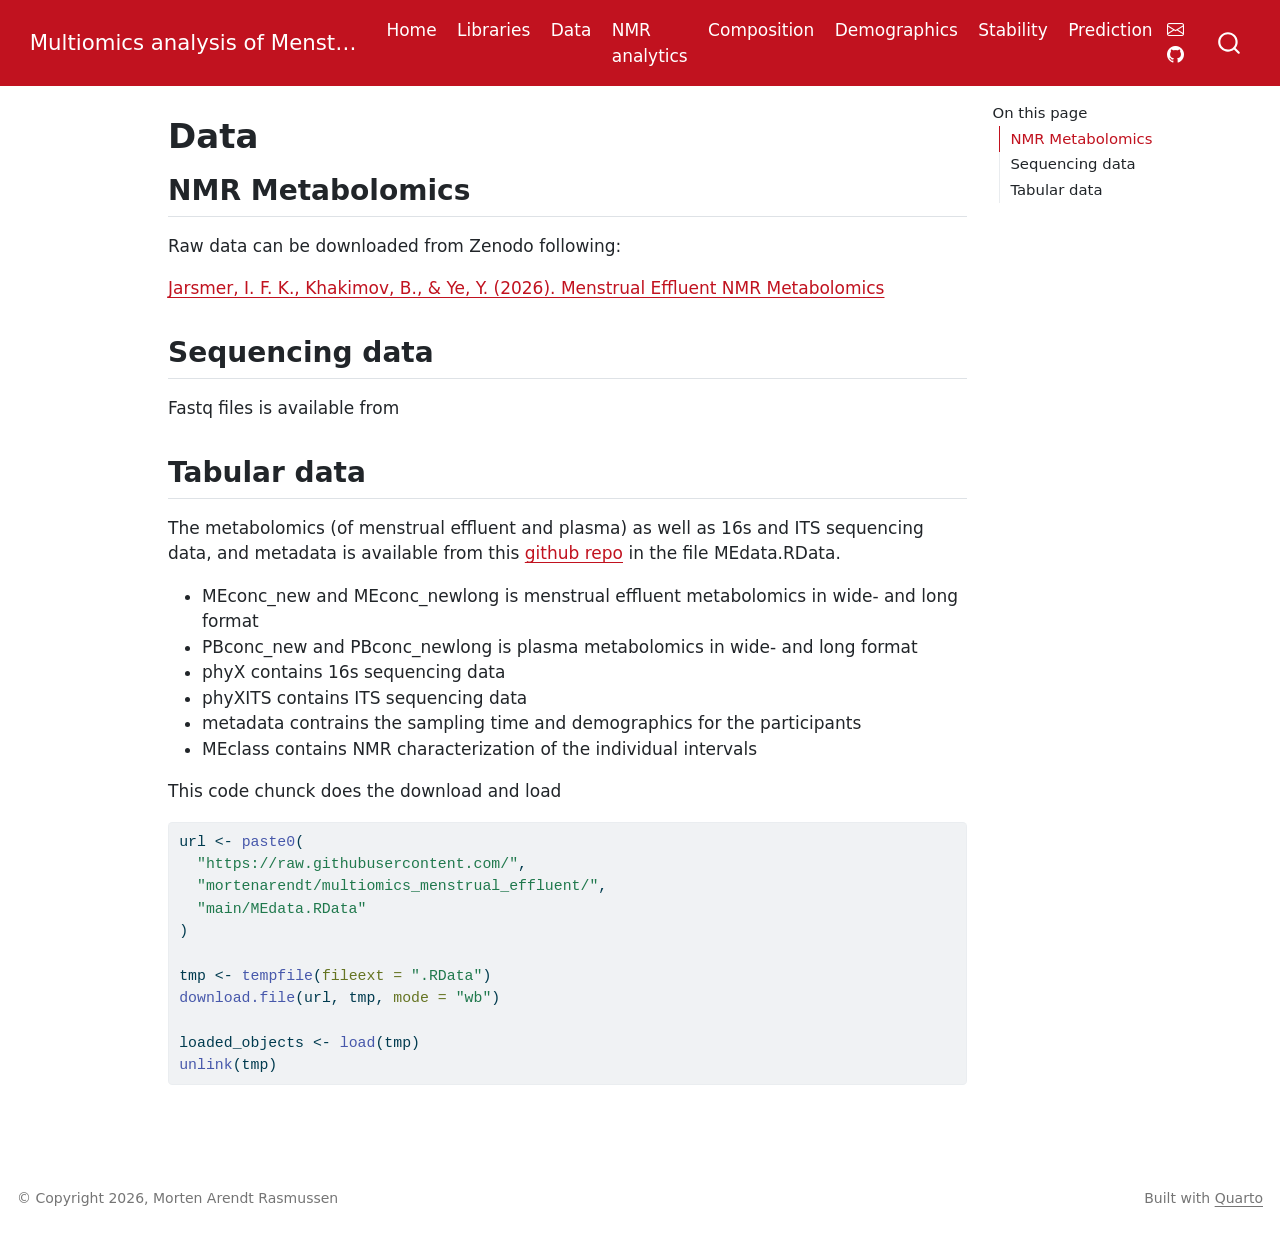
<file: docs/data.html>
<!DOCTYPE html>
<html xmlns="http://www.w3.org/1999/xhtml" lang="en" xml:lang="en"><head>

<meta charset="utf-8">
<meta name="generator" content="quarto-1.10.18">

<meta name="viewport" content="width=device-width, initial-scale=1.0, user-scalable=yes">


<title>Data – Multiomics analysis of Menstrual Effluent</title>
<style>
/* Default styles provided by pandoc.
** See https://pandoc.org/MANUAL.html#variables-for-html for config info.
*/
span.smallcaps{font-variant: small-caps;}
div.columns{display: flex; gap: 1.5em;}
div.column{flex: auto;}
@media screen {
div.columns{gap: min(4vw, 1.5em);}
div.column{overflow-x: auto;}
}
div.hanging-indent{margin-left: 1.5em; text-indent: -1.5em;}
ul.task-list{list-style: none;}
ul.task-list li input[type="checkbox"] {
  width: 0.8em;
  margin: 0 0.8em 0.2em -1em; /* quarto-specific, see https://github.com/quarto-dev/quarto-cli/issues/4556 */ 
  vertical-align: middle;
}
/* CSS for syntax highlighting */
html { -webkit-text-size-adjust: 100%; }
pre > code.sourceCode { white-space: pre; position: relative; }
pre > code.sourceCode > span { display: inline-block; line-height: 1.25; }
pre > code.sourceCode > span:empty { height: 1.2em; }
.sourceCode { overflow: visible; }
code.sourceCode > span { color: inherit; text-decoration: inherit; }
div.sourceCode { margin: 1em 0; }
pre.sourceCode { margin: 0; }
@media screen {
div.sourceCode { overflow: auto; }
}
@media print {
pre > code.sourceCode { white-space: pre-wrap; }
pre > code.sourceCode > span { text-indent: -5em; padding-left: 5em; }
}
pre.numberSource code
  { counter-reset: source-line 0; }
pre.numberSource code > span
  { position: relative; left: -4em; counter-increment: source-line; }
pre.numberSource code > span > a:first-child::before
  { content: counter(source-line);
    position: relative; left: -1em; text-align: right; vertical-align: baseline;
    border: none; display: inline-block;
    -webkit-touch-callout: none; -webkit-user-select: none;
    -khtml-user-select: none; -moz-user-select: none;
    -ms-user-select: none; user-select: none;
    padding: 0 4px; width: 4em;
  }
pre.numberSource { margin-left: 3em;  padding-left: 4px; }
div.sourceCode
  {   }
@media screen {
pre > code.sourceCode > span > a:first-child::before { text-decoration: underline; }
}
</style>


<script src="site_libs/quarto-nav/quarto-nav.js"></script>
<script src="site_libs/clipboard/clipboard.min.js"></script>
<script src="site_libs/quarto-search/autocomplete.umd.js"></script>
<script src="site_libs/quarto-search/fuse.min.js"></script>
<script src="site_libs/quarto-search/quarto-search.js"></script>
<meta name="quarto:offset" content="./">
<script src="site_libs/quarto-html/quarto.js" type="module"></script>
<script src="site_libs/quarto-html/tabsets/tabsets.js" type="module"></script>
<script src="site_libs/quarto-html/popper.min.js"></script>
<script src="site_libs/quarto-html/tippy.umd.min.js"></script>
<script src="site_libs/quarto-html/anchor.min.js"></script>
<link href="site_libs/quarto-html/tippy.css" rel="stylesheet">
<link href="site_libs/quarto-html/quarto-syntax-highlighting-64a204ab8560d761af7679ceaba22944.css" rel="stylesheet" id="quarto-text-highlighting-styles">
<script src="site_libs/bootstrap/bootstrap.min.js"></script>
<link href="site_libs/bootstrap/bootstrap-icons.css" rel="stylesheet">
<link href="site_libs/bootstrap/bootstrap-cdac65ef6dd2c7590da1cb11d2147735.min.css" rel="stylesheet" append-hash="true" id="quarto-bootstrap" data-mode="light">
<script id="quarto-search-options" type="application/json">{
  "location": "navbar",
  "copy-button": false,
  "collapse-after": 3,
  "panel-placement": "end",
  "type": "overlay",
  "limit": 50,
  "keyboard-shortcut": [
    "f",
    "/",
    "s"
  ],
  "show-item-context": false,
  "language": {
    "search-no-results-text": "No results",
    "search-matching-documents-text": "matching documents",
    "search-copy-link-title": "Copy link to search",
    "search-hide-matches-text": "Hide additional matches",
    "search-more-match-text": "more match in this document",
    "search-more-matches-text": "more matches in this document",
    "search-clear-button-title": "Clear",
    "search-text-placeholder": "",
    "search-detached-cancel-button-title": "Cancel",
    "search-submit-button-title": "Submit",
    "search-label": "Search"
  }
}</script>


</head>

<body class="nav-fixed quarto-light">

<div id="quarto-search-results"></div>
  <header id="quarto-header" class="headroom fixed-top">
    <nav class="navbar navbar-expand-lg " data-bs-theme="dark">
      <div class="navbar-container container-fluid">
      <div class="navbar-brand-container mx-auto">
    <a class="navbar-brand" href="./index.html">
    <span class="navbar-title">Multiomics analysis of Menstrual Effluent</span>
    </a>
  </div>
            <div id="quarto-search" class="" title="Search"></div>
          <button class="navbar-toggler" type="button" data-bs-toggle="collapse" data-bs-target="#navbarCollapse" aria-controls="navbarCollapse" role="menu" aria-expanded="false" aria-label="Toggle navigation" onclick="if (window.quartoToggleHeadroom) { window.quartoToggleHeadroom(); }">
  <span class="navbar-toggler-icon"></span>
</button>
          <div class="collapse navbar-collapse" id="navbarCollapse">
            <ul class="navbar-nav navbar-nav-scroll me-auto">
  <li class="nav-item">
    <a class="nav-link" href="./index.html"> 
<span class="menu-text">Home</span></a>
  </li>  
  <li class="nav-item">
    <a class="nav-link" href="./libs.html"> 
<span class="menu-text">Libraries</span></a>
  </li>  
  <li class="nav-item">
    <a class="nav-link active" href="./data.html" aria-current="page"> 
<span class="menu-text">Data</span></a>
  </li>  
  <li class="nav-item">
    <a class="nav-link" href="./NMRanalytics.html"> 
<span class="menu-text">NMR analytics</span></a>
  </li>  
  <li class="nav-item">
    <a class="nav-link" href="./composition.html"> 
<span class="menu-text">Composition</span></a>
  </li>  
  <li class="nav-item">
    <a class="nav-link" href="./demographics.html"> 
<span class="menu-text">Demographics</span></a>
  </li>  
  <li class="nav-item">
    <a class="nav-link" href="./stability.html"> 
<span class="menu-text">Stability</span></a>
  </li>  
  <li class="nav-item">
    <a class="nav-link" href="./prediction.html"> 
<span class="menu-text">Prediction</span></a>
  </li>  
</ul>
          </div> <!-- /navcollapse -->
            <div class="quarto-navbar-tools">
    <a href="" title="" class="quarto-navigation-tool px-1" aria-label=""><i class="bi bi-envelope"></i></a>
    <a href="https://github.com/mortenarendt/multiomics_menstrual_effluent" title="" class="quarto-navigation-tool px-1" aria-label=""><i class="bi bi-github"></i></a>
</div>
      </div> <!-- /container-fluid -->
    </nav>
</header>
<!-- content -->
<div id="quarto-content" class="quarto-container page-columns page-rows-contents page-layout-article page-navbar">
<!-- sidebar -->
<!-- margin-sidebar -->
    <div id="quarto-margin-sidebar" class="sidebar margin-sidebar">
        <nav id="TOC" role="doc-toc" class="toc-active">
    <h2 id="toc-title">On this page</h2>
   
  <ul>
  <li><a href="#nmr-metabolomics" id="toc-nmr-metabolomics" class="nav-link active" data-scroll-target="#nmr-metabolomics">NMR Metabolomics</a></li>
  <li><a href="#sequencing-data" id="toc-sequencing-data" class="nav-link" data-scroll-target="#sequencing-data">Sequencing data</a></li>
  <li><a href="#tabular-data" id="toc-tabular-data" class="nav-link" data-scroll-target="#tabular-data">Tabular data</a></li>
  </ul>
</nav>
    </div>
<!-- main -->
<main class="content" id="quarto-document-content">

<header id="title-block-header" class="quarto-title-block default">
<div class="quarto-title">
<h1 class="title">Data</h1>
</div>



<div class="quarto-title-meta">

    
  
    
  </div>
  


</header>


<section id="nmr-metabolomics" class="level2">
<h2 class="anchored" data-anchor-id="nmr-metabolomics">NMR Metabolomics</h2>
<p>Raw data can be downloaded from Zenodo following:</p>
<p><a href="https://doi.org/10.5281/zenodo.23919175">Jarsmer, I. F. K., Khakimov, B., &amp; Ye, Y. (2026). Menstrual Effluent NMR Metabolomics</a></p>
</section>
<section id="sequencing-data" class="level2">
<h2 class="anchored" data-anchor-id="sequencing-data">Sequencing data</h2>
<p>Fastq files is available from <a href=""></a></p>
</section>
<section id="tabular-data" class="level2">
<h2 class="anchored" data-anchor-id="tabular-data">Tabular data</h2>
<p>The metabolomics (of menstrual effluent and plasma) as well as 16s and ITS sequencing data, and metadata is available from this <a href="https://github.com/mortenarendt/multiomics_menstrual_effluent">github repo</a> in the file MEdata.RData.</p>
<ul>
<li>MEconc_new and MEconc_newlong is menstrual effluent metabolomics in wide- and long format</li>
<li>PBconc_new and PBconc_newlong is plasma metabolomics in wide- and long format</li>
<li>phyX contains 16s sequencing data</li>
<li>phyXITS contains ITS sequencing data</li>
<li>metadata contrains the sampling time and demographics for the participants</li>
<li>MEclass contains NMR characterization of the individual intervals</li>
</ul>
<p>This code chunck does the download and load</p>
<div class="cell">
<div class="code-copy-outer-scaffold"><div class="sourceCode cell-code" id="cb1"><pre class="sourceCode r code-with-copy"><code class="sourceCode r"><span id="cb1-1"><a href="#cb1-1" aria-hidden="true" tabindex="-1"></a>url <span class="ot">&lt;-</span> <span class="fu">paste0</span>(</span>
<span id="cb1-2"><a href="#cb1-2" aria-hidden="true" tabindex="-1"></a>  <span class="st">"https://raw.githubusercontent.com/"</span>,</span>
<span id="cb1-3"><a href="#cb1-3" aria-hidden="true" tabindex="-1"></a>  <span class="st">"mortenarendt/multiomics_menstrual_effluent/"</span>,</span>
<span id="cb1-4"><a href="#cb1-4" aria-hidden="true" tabindex="-1"></a>  <span class="st">"main/MEdata.RData"</span></span>
<span id="cb1-5"><a href="#cb1-5" aria-hidden="true" tabindex="-1"></a>)</span>
<span id="cb1-6"><a href="#cb1-6" aria-hidden="true" tabindex="-1"></a></span>
<span id="cb1-7"><a href="#cb1-7" aria-hidden="true" tabindex="-1"></a>tmp <span class="ot">&lt;-</span> <span class="fu">tempfile</span>(<span class="at">fileext =</span> <span class="st">".RData"</span>)</span>
<span id="cb1-8"><a href="#cb1-8" aria-hidden="true" tabindex="-1"></a><span class="fu">download.file</span>(url, tmp, <span class="at">mode =</span> <span class="st">"wb"</span>)</span>
<span id="cb1-9"><a href="#cb1-9" aria-hidden="true" tabindex="-1"></a></span>
<span id="cb1-10"><a href="#cb1-10" aria-hidden="true" tabindex="-1"></a>loaded_objects <span class="ot">&lt;-</span> <span class="fu">load</span>(tmp)</span>
<span id="cb1-11"><a href="#cb1-11" aria-hidden="true" tabindex="-1"></a><span class="fu">unlink</span>(tmp)</span></code></pre></div><button title="Copy to Clipboard" class="code-copy-button"><i class="bi"></i></button></div>
</div>


</section>

</main> <!-- /main -->
<script id="quarto-html-after-body" type="application/javascript">
  window.document.addEventListener("DOMContentLoaded", function (event) {
    const icon = "";
    const anchorJS = new window.AnchorJS();
    anchorJS.options = {
      placement: 'right',
      icon: icon
    };
    anchorJS.add('.anchored');
    const isCodeAnnotation = (el) => {
      for (const clz of el.classList) {
        if (clz.startsWith('code-annotation-')) {                     
          return true;
        }
      }
      return false;
    }
    const onCopySuccess = function(e) {
      // button target
      const button = e.trigger;
      // don't keep focus
      button.blur();
      // flash "checked"
      button.classList.add('code-copy-button-checked');
      var currentTitle = button.getAttribute("title");
      button.setAttribute("title", "Copied!");
      let tooltip;
      if (window.bootstrap) {
        button.setAttribute("data-bs-toggle", "tooltip");
        button.setAttribute("data-bs-placement", "left");
        button.setAttribute("data-bs-title", "Copied!");
        tooltip = new bootstrap.Tooltip(button, 
          { trigger: "manual", 
            customClass: "code-copy-button-tooltip",
            offset: [0, -8]});
        tooltip.show();    
      }
      setTimeout(function() {
        if (tooltip) {
          tooltip.hide();
          button.removeAttribute("data-bs-title");
          button.removeAttribute("data-bs-toggle");
          button.removeAttribute("data-bs-placement");
        }
        button.setAttribute("title", currentTitle);
        button.classList.remove('code-copy-button-checked');
      }, 1000);
      // clear code selection
      e.clearSelection();
    }
    const getTextToCopy = function(trigger) {
      const outerScaffold = trigger.parentElement.cloneNode(true);
      const codeEl = outerScaffold.querySelector('code');
      for (const childEl of codeEl.children) {
        if (isCodeAnnotation(childEl)) {
          childEl.remove();
        }
      }
      return codeEl.innerText;
    }
    const clipboard = new window.ClipboardJS('.code-copy-button:not([data-in-quarto-modal])', {
      text: getTextToCopy
    });
    clipboard.on('success', onCopySuccess);
    if (window.document.getElementById('quarto-embedded-source-code-modal')) {
      const clipboardModal = new window.ClipboardJS('.code-copy-button[data-in-quarto-modal]', {
        text: getTextToCopy,
        container: window.document.getElementById('quarto-embedded-source-code-modal')
      });
      clipboardModal.on('success', onCopySuccess);
    }
      var localhostRegex = new RegExp(/^(?:http|https):\/\/localhost\:?[0-9]*\//);
      var mailtoRegex = new RegExp(/^mailto:/);
        var filterRegex = new RegExp('/' + window.location.host + '/');
      var isInternal = (href) => {
          return filterRegex.test(href) || localhostRegex.test(href) || mailtoRegex.test(href);
      }
      // Inspect non-navigation links and adorn them if external
     var links = window.document.querySelectorAll('a[href]:not(.nav-link):not(.navbar-brand):not(.toc-action):not(.sidebar-link):not(.sidebar-item-toggle):not(.pagination-link):not(.no-external):not([aria-hidden]):not(.dropdown-item):not(.quarto-navigation-tool):not(.about-link)');
      for (var i=0; i<links.length; i++) {
        const link = links[i];
        if (!isInternal(link.href)) {
          // undo the damage that might have been done by quarto-nav.js in the case of
          // links that we want to consider external
          if (link.dataset.originalHref !== undefined) {
            link.href = link.dataset.originalHref;
          }
        }
      }
    function tippyHover(el, contentFn, onTriggerFn, onUntriggerFn) {
      const config = {
        allowHTML: true,
        maxWidth: 500,
        delay: 100,
        arrow: false,
        appendTo: function(el) {
            return el.parentElement;
        },
        interactive: true,
        interactiveBorder: 10,
        theme: 'quarto',
        placement: 'bottom-start',
      };
      if (contentFn) {
        config.content = contentFn;
      }
      if (onTriggerFn) {
        config.onTrigger = onTriggerFn;
      }
      if (onUntriggerFn) {
        config.onUntrigger = onUntriggerFn;
      }
      window.tippy(el, config); 
    }
    const noterefs = window.document.querySelectorAll('a[role="doc-noteref"]');
    for (var i=0; i<noterefs.length; i++) {
      const ref = noterefs[i];
      tippyHover(ref, function() {
        // use id or data attribute instead here
        let href = ref.getAttribute('data-footnote-href') || ref.getAttribute('href');
        try { href = new URL(href).hash; } catch {}
        const id = href.replace(/^#\/?/, "");
        const note = window.document.getElementById(id);
        if (note) {
          return note.innerHTML;
        } else {
          return "";
        }
      });
    }
    const xrefs = window.document.querySelectorAll('a.quarto-xref');
    const processXRef = (id, note) => {
      // Strip column container classes
      const stripColumnClz = (el) => {
        el.classList.remove("page-full", "page-columns");
        if (el.children) {
          for (const child of el.children) {
            stripColumnClz(child);
          }
        }
      }
      stripColumnClz(note)
      if (id === null || id.startsWith('sec-')) {
        // Special case sections, only their first couple elements
        const container = document.createElement("div");
        if (note.children && note.children.length > 2) {
          container.appendChild(note.children[0].cloneNode(true));
          for (let i = 1; i < note.children.length; i++) {
            const child = note.children[i];
            if (child.tagName === "P" && child.innerText === "") {
              continue;
            } else {
              container.appendChild(child.cloneNode(true));
              break;
            }
          }
          if (window.Quarto?.typesetMath) {
            window.Quarto.typesetMath(container);
          }
          return container.innerHTML
        } else {
          if (window.Quarto?.typesetMath) {
            window.Quarto.typesetMath(note);
          }
          return note.innerHTML;
        }
      } else {
        // Remove any anchor links if they are present
        const anchorLink = note.querySelector('a.anchorjs-link');
        if (anchorLink) {
          anchorLink.remove();
        }
        if (window.Quarto?.typesetMath) {
          window.Quarto.typesetMath(note);
        }
        if (note.classList.contains("callout")) {
          return note.outerHTML;
        } else {
          return note.innerHTML;
        }
      }
    }
    for (var i=0; i<xrefs.length; i++) {
      const xref = xrefs[i];
      tippyHover(xref, undefined, function(instance) {
        instance.disable();
        let url = xref.getAttribute('href');
        let hash = undefined; 
        if (url.startsWith('#')) {
          hash = url;
        } else {
          try { hash = new URL(url).hash; } catch {}
        }
        if (hash) {
          const id = hash.replace(/^#\/?/, "");
          const note = window.document.getElementById(id);
          if (note !== null) {
            try {
              const html = processXRef(id, note.cloneNode(true));
              instance.setContent(html);
            } finally {
              instance.enable();
              instance.show();
            }
          } else {
            // See if we can fetch this
            fetch(url.split('#')[0])
            .then(res => res.text())
            .then(html => {
              const parser = new DOMParser();
              const htmlDoc = parser.parseFromString(html, "text/html");
              const note = htmlDoc.getElementById(id);
              if (note !== null) {
                const html = processXRef(id, note);
                instance.setContent(html);
              } 
            }).finally(() => {
              instance.enable();
              instance.show();
            });
          }
        } else {
          // See if we can fetch a full url (with no hash to target)
          // This is a special case and we should probably do some content thinning / targeting
          fetch(url)
          .then(res => res.text())
          .then(html => {
            const parser = new DOMParser();
            const htmlDoc = parser.parseFromString(html, "text/html");
            const note = htmlDoc.querySelector('main.content');
            if (note !== null) {
              // This should only happen for chapter cross references
              // (since there is no id in the URL)
              // remove the first header
              if (note.children.length > 0 && note.children[0].tagName === "HEADER") {
                note.children[0].remove();
              }
              const html = processXRef(null, note);
              instance.setContent(html);
            } 
          }).finally(() => {
            instance.enable();
            instance.show();
          });
        }
      }, function(instance) {
      });
    }
        let selectedAnnoteEl;
        const selectorForAnnotation = ( cell, annotation) => {
          let cellAttr = 'data-code-cell="' + cell + '"';
          let lineAttr = 'data-code-annotation="' +  annotation + '"';
          const selector = 'span[' + cellAttr + '][' + lineAttr + ']';
          return selector;
        }
        const selectCodeLines = (annoteEl) => {
          const doc = window.document;
          const targetCell = annoteEl.getAttribute("data-target-cell");
          const targetAnnotation = annoteEl.getAttribute("data-target-annotation");
          const annoteSpan = window.document.querySelector(selectorForAnnotation(targetCell, targetAnnotation));
          const lines = annoteSpan.getAttribute("data-code-lines").split(",");
          const lineIds = lines.map((line) => {
            return targetCell + "-" + line;
          })
          let top = null;
          let height = null;
          let parent = null;
          if (lineIds.length > 0) {
              //compute the position of the single el (top and bottom and make a div)
              const el = window.document.getElementById(lineIds[0]);
              top = el.offsetTop;
              height = el.offsetHeight;
              parent = el.parentElement.parentElement;
            if (lineIds.length > 1) {
              const lastEl = window.document.getElementById(lineIds[lineIds.length - 1]);
              const bottom = lastEl.offsetTop + lastEl.offsetHeight;
              height = bottom - top;
            }
            if (top !== null && height !== null && parent !== null) {
              // cook up a div (if necessary) and position it 
              let div = window.document.getElementById("code-annotation-line-highlight");
              if (div === null) {
                div = window.document.createElement("div");
                div.setAttribute("id", "code-annotation-line-highlight");
                div.style.position = 'absolute';
                parent.appendChild(div);
              }
              div.style.top = top - 2 + "px";
              div.style.height = height + 4 + "px";
              div.style.left = 0;
              let gutterDiv = window.document.getElementById("code-annotation-line-highlight-gutter");
              if (gutterDiv === null) {
                gutterDiv = window.document.createElement("div");
                gutterDiv.setAttribute("id", "code-annotation-line-highlight-gutter");
                gutterDiv.style.position = 'absolute';
                const codeCell = window.document.getElementById(targetCell);
                const gutter = codeCell.querySelector('.code-annotation-gutter');
                gutter.appendChild(gutterDiv);
              }
              gutterDiv.style.top = top - 2 + "px";
              gutterDiv.style.height = height + 4 + "px";
            }
            selectedAnnoteEl = annoteEl;
          }
        };
        const unselectCodeLines = () => {
          const elementsIds = ["code-annotation-line-highlight", "code-annotation-line-highlight-gutter"];
          elementsIds.forEach((elId) => {
            const div = window.document.getElementById(elId);
            if (div) {
              div.remove();
            }
          });
          selectedAnnoteEl = undefined;
        };
          // Handle positioning of the toggle
      window.addEventListener(
        "resize",
        throttle(() => {
          elRect = undefined;
          if (selectedAnnoteEl) {
            selectCodeLines(selectedAnnoteEl);
          }
        }, 10)
      );
      function throttle(fn, ms) {
      let throttle = false;
      let timer;
        return (...args) => {
          if(!throttle) { // first call gets through
              fn.apply(this, args);
              throttle = true;
          } else { // all the others get throttled
              if(timer) clearTimeout(timer); // cancel #2
              timer = setTimeout(() => {
                fn.apply(this, args);
                timer = throttle = false;
              }, ms);
          }
        };
      }
        // Attach click handler to the DT
        const annoteDls = window.document.querySelectorAll('dt[data-target-cell]');
        for (const annoteDlNode of annoteDls) {
          annoteDlNode.addEventListener('click', (event) => {
            const clickedEl = event.target;
            if (clickedEl !== selectedAnnoteEl) {
              unselectCodeLines();
              const activeEl = window.document.querySelector('dt[data-target-cell].code-annotation-active');
              if (activeEl) {
                activeEl.classList.remove('code-annotation-active');
              }
              selectCodeLines(clickedEl);
              clickedEl.classList.add('code-annotation-active');
            } else {
              // Unselect the line
              unselectCodeLines();
              clickedEl.classList.remove('code-annotation-active');
            }
          });
        }
    const findCites = (el) => {
      const parentEl = el.parentElement;
      if (parentEl) {
        const cites = parentEl.dataset.cites;
        if (cites) {
          return {
            el,
            cites: cites.split(' ')
          };
        } else {
          return findCites(el.parentElement)
        }
      } else {
        return undefined;
      }
    };
    var bibliorefs = window.document.querySelectorAll('a[role="doc-biblioref"]');
    for (var i=0; i<bibliorefs.length; i++) {
      const ref = bibliorefs[i];
      const citeInfo = findCites(ref);
      if (citeInfo) {
        tippyHover(citeInfo.el, function() {
          var popup = window.document.createElement('div');
          citeInfo.cites.forEach(function(cite) {
            var citeDiv = window.document.createElement('div');
            citeDiv.classList.add('hanging-indent');
            citeDiv.classList.add('csl-entry');
            var biblioDiv = window.document.getElementById('ref-' + cite);
            if (biblioDiv) {
              citeDiv.innerHTML = biblioDiv.innerHTML;
            }
            popup.appendChild(citeDiv);
          });
          return popup.innerHTML;
        });
      }
    }
  });
  </script>
</div> <!-- /content -->
<footer class="footer">
  <div class="nav-footer">
    <div class="nav-footer-left">
<p>© Copyright 2026, Morten Arendt Rasmussen</p>
</div>   
    <div class="nav-footer-center">
      &nbsp;
    </div>
    <div class="nav-footer-right">
<p>Built with <a href="https://quarto.org/">Quarto</a></p>
</div>
  </div>
</footer>




</body></html>
</file>
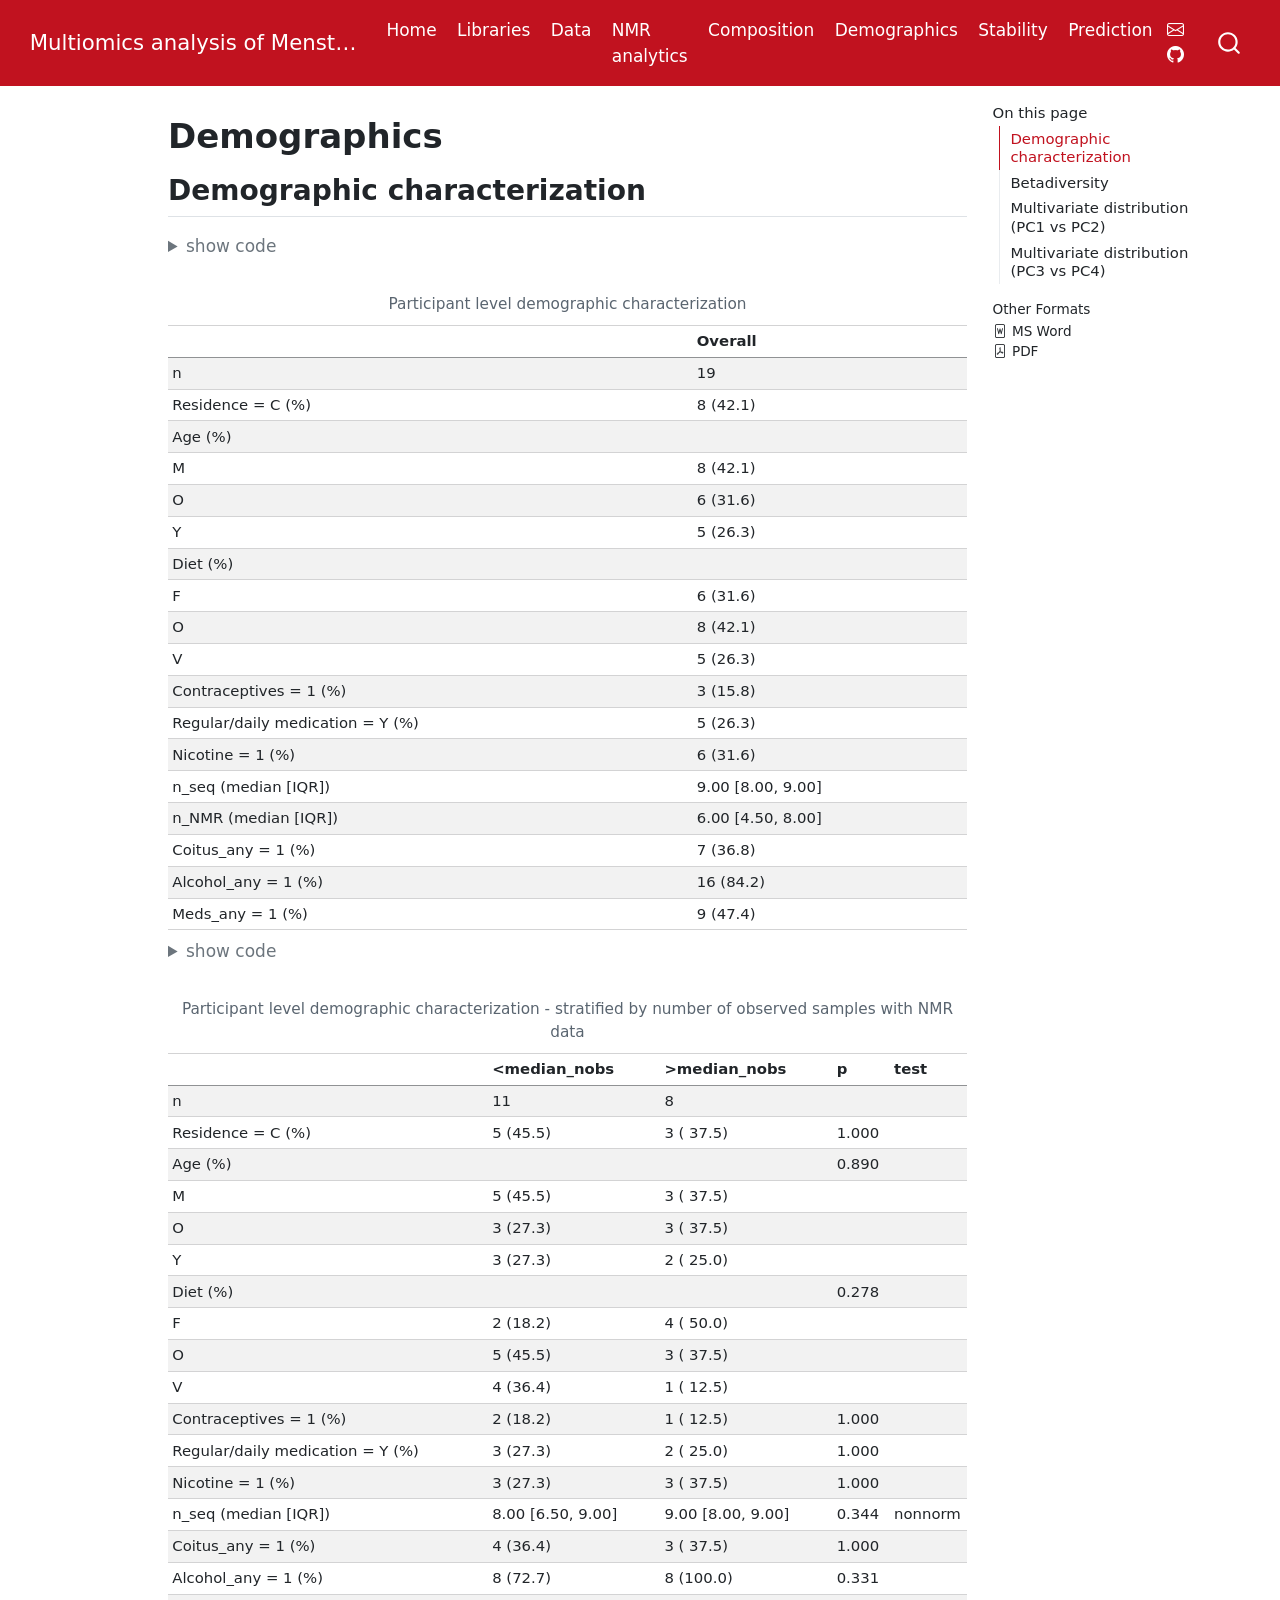
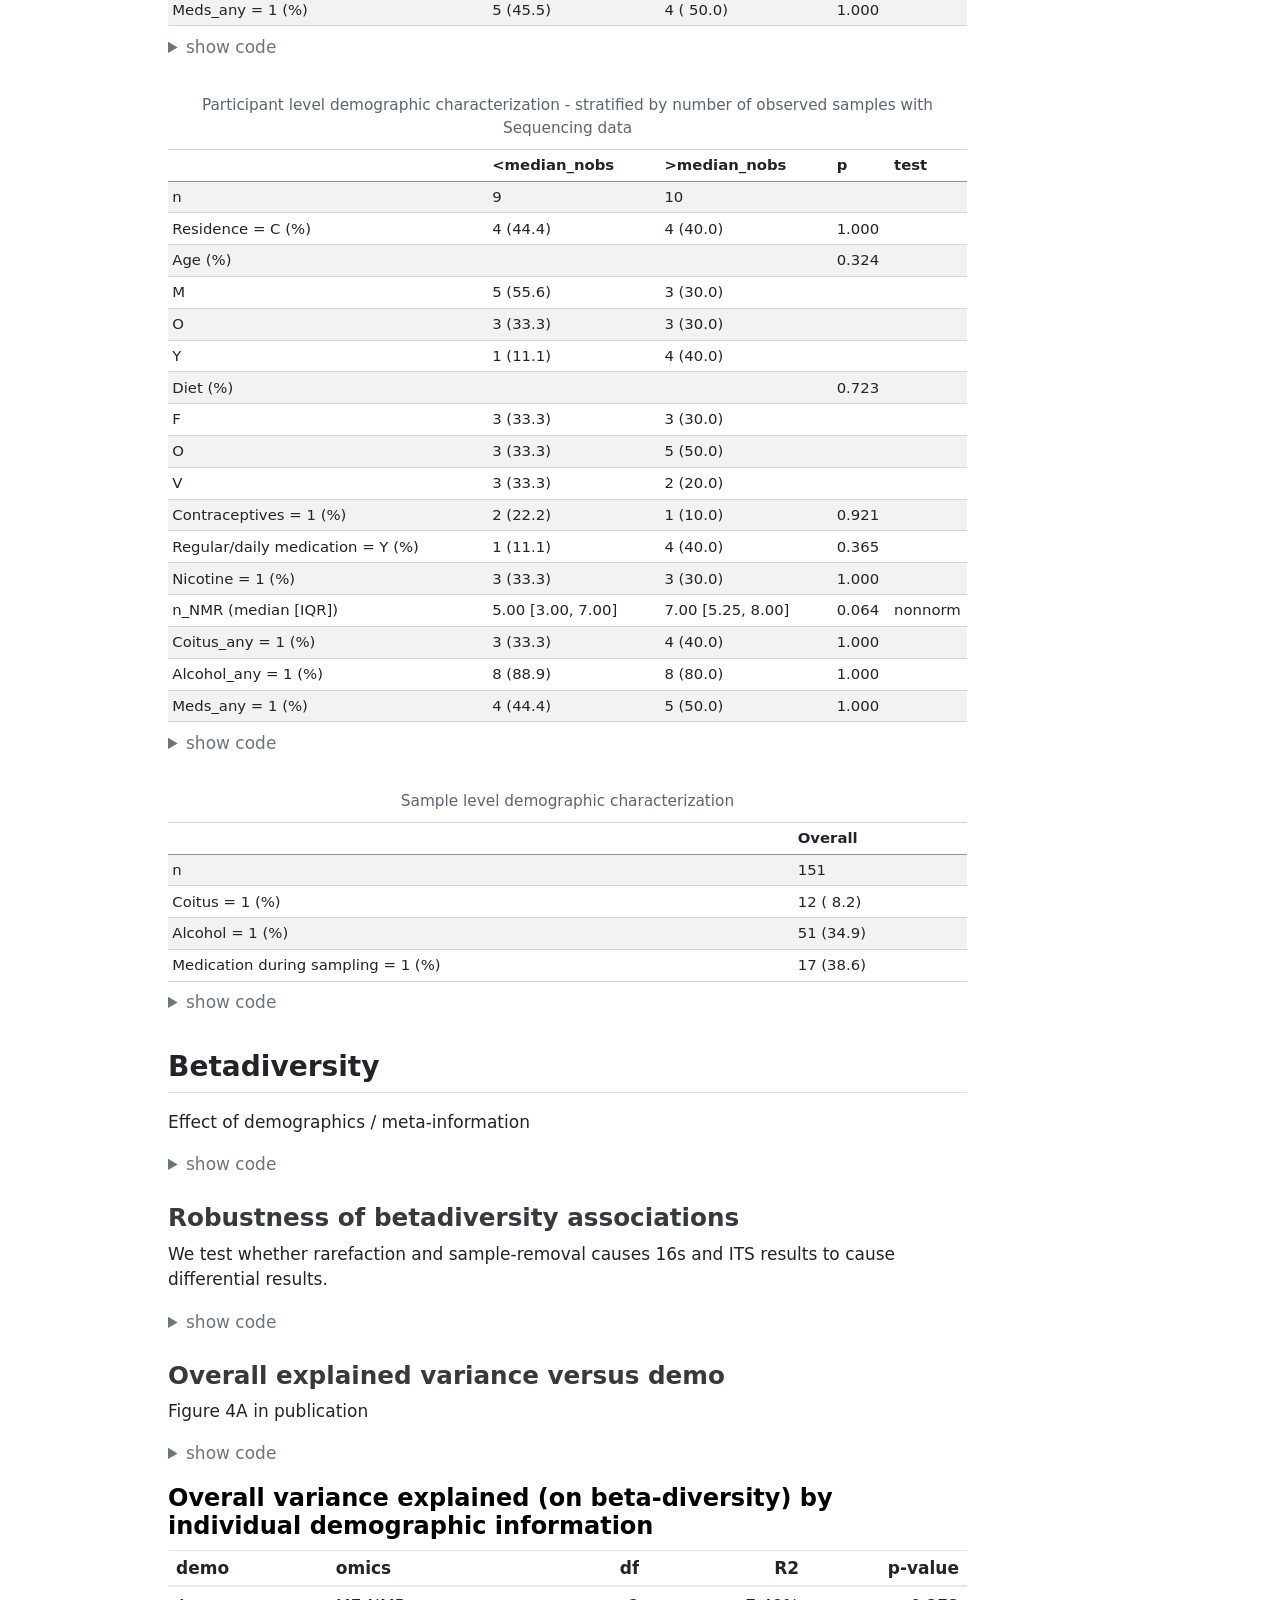
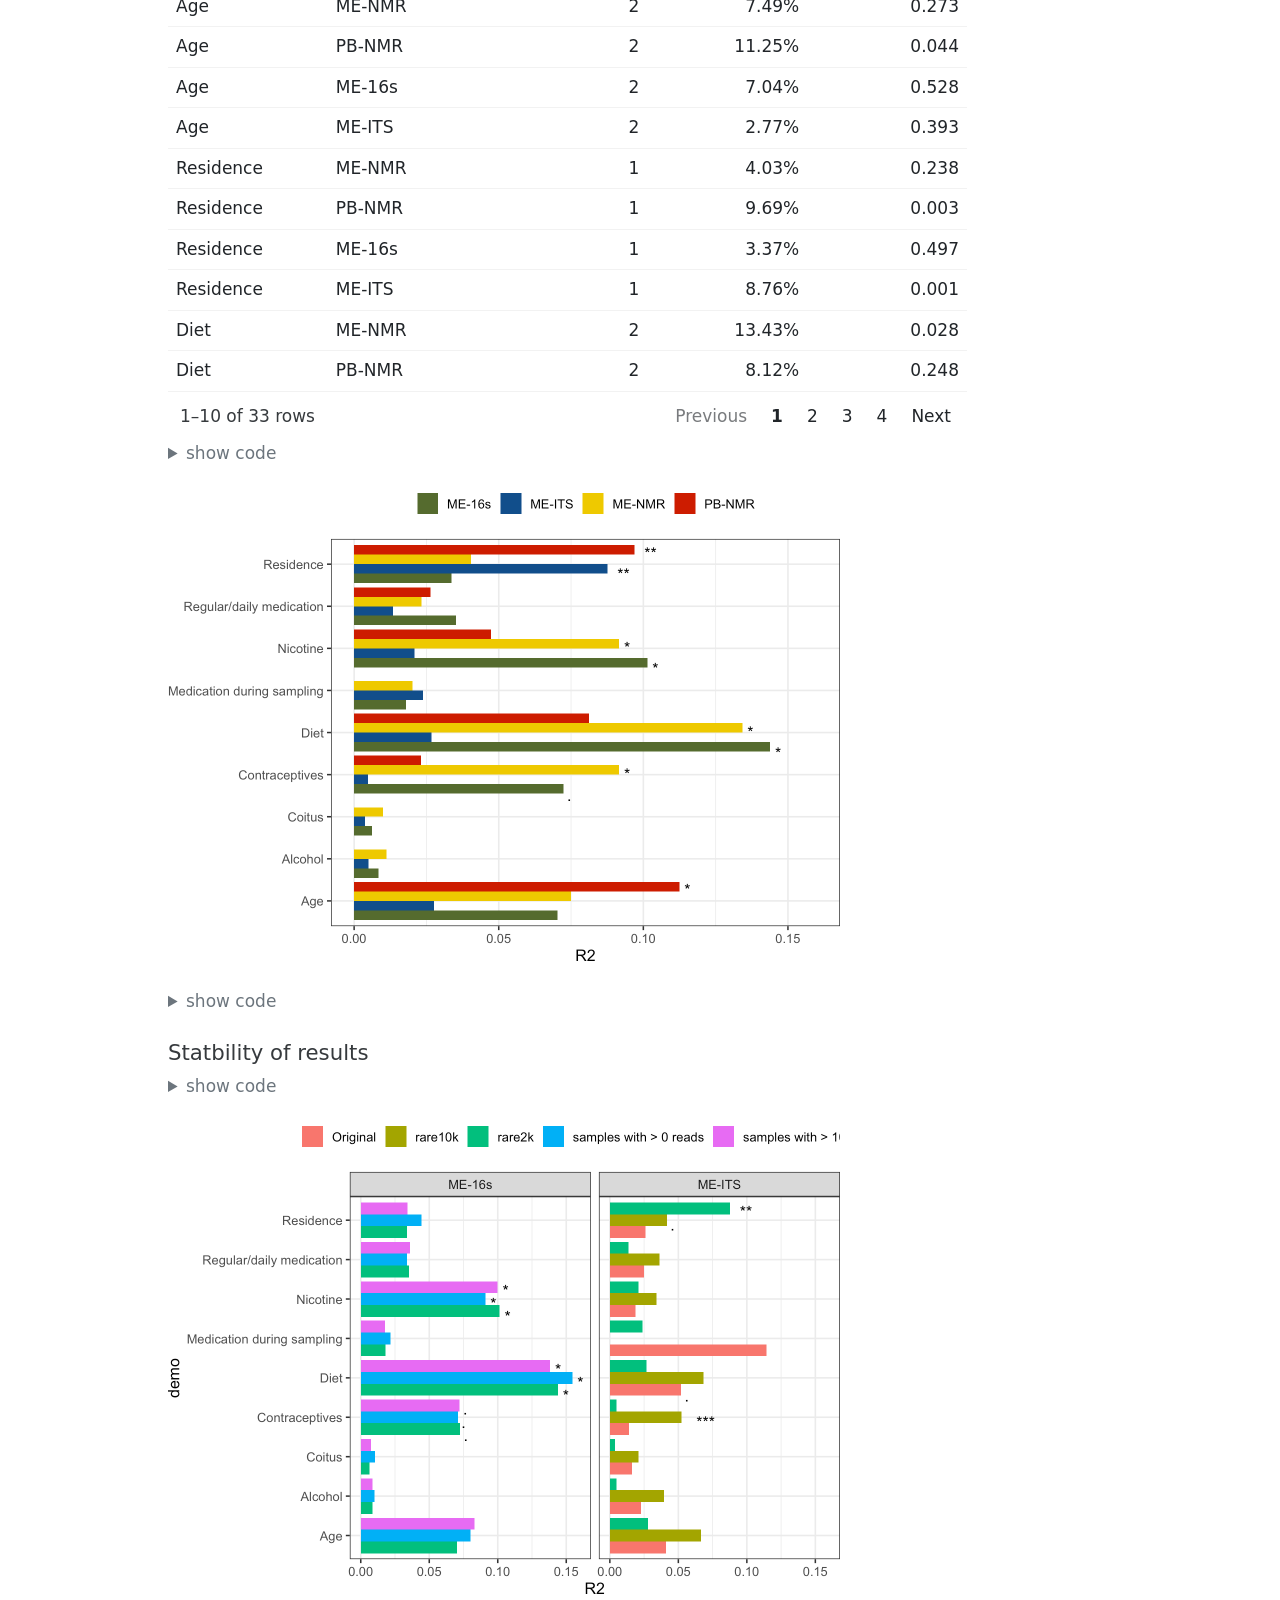
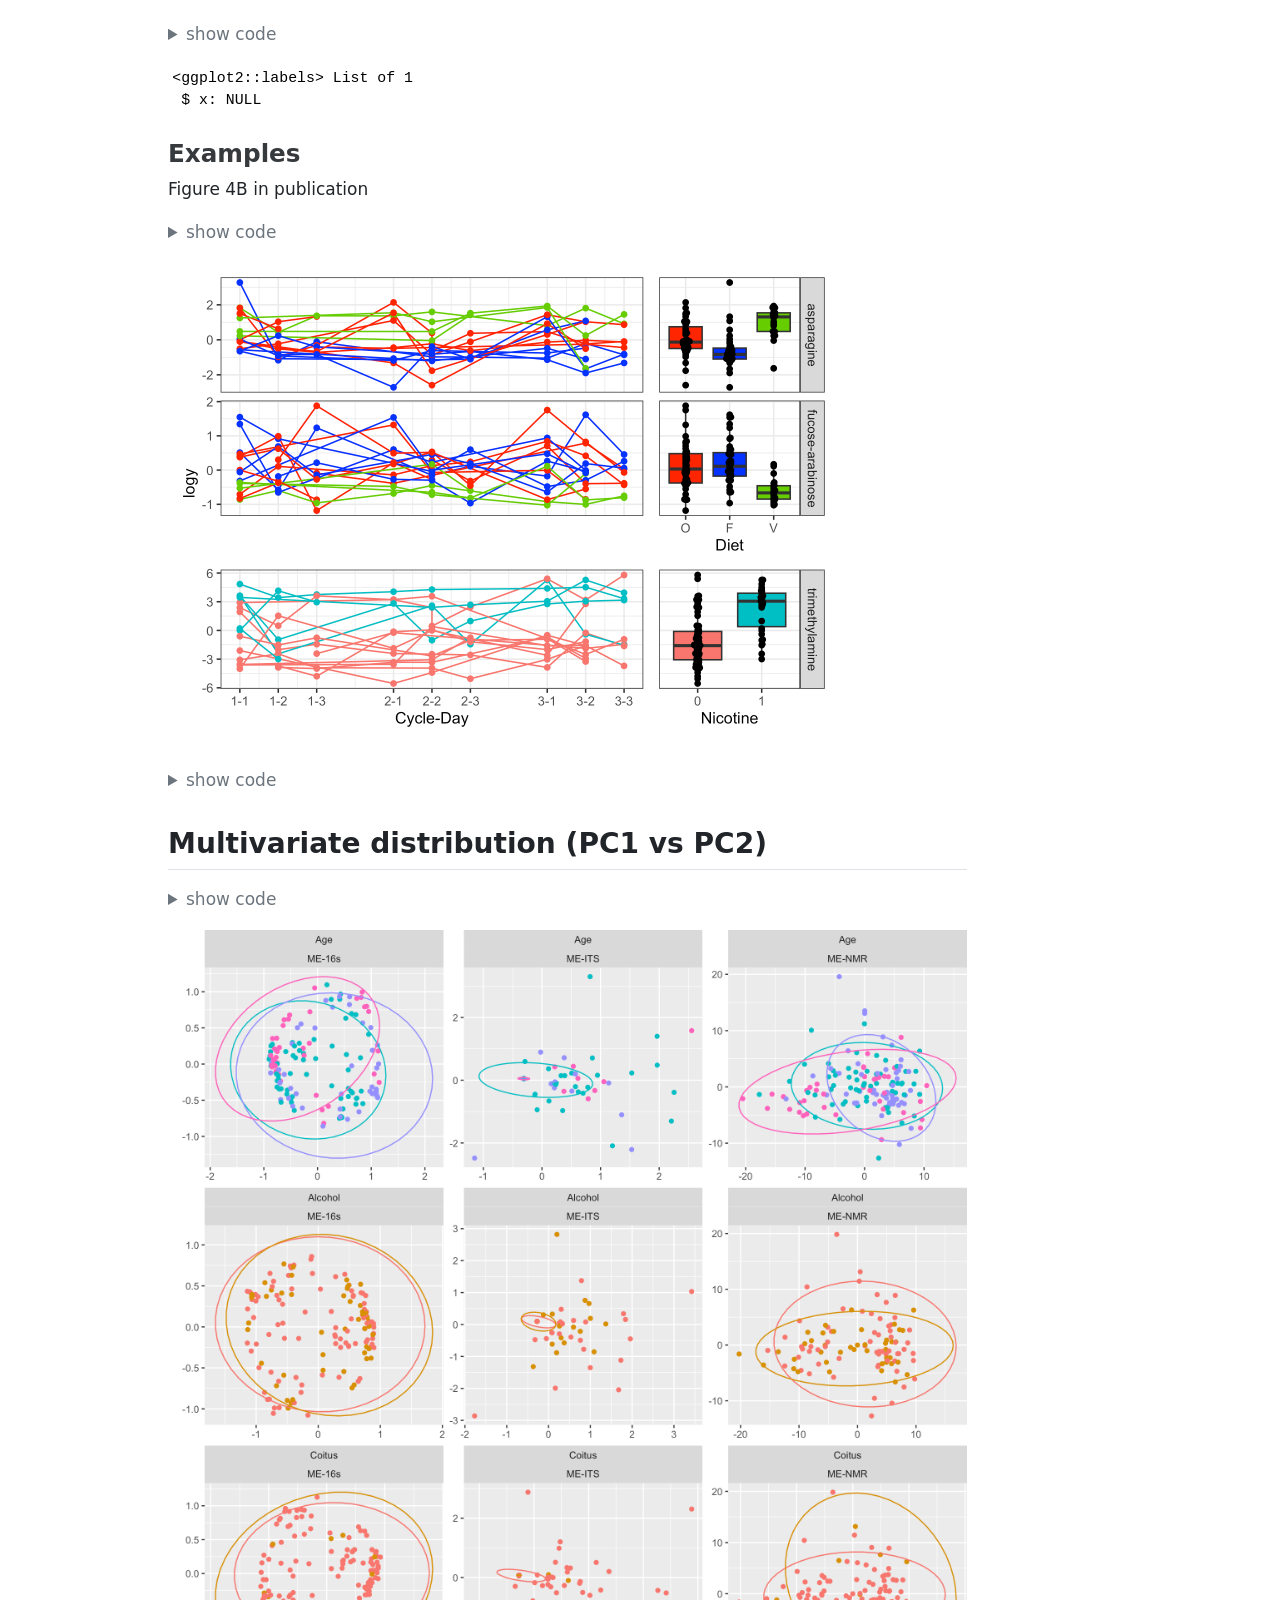
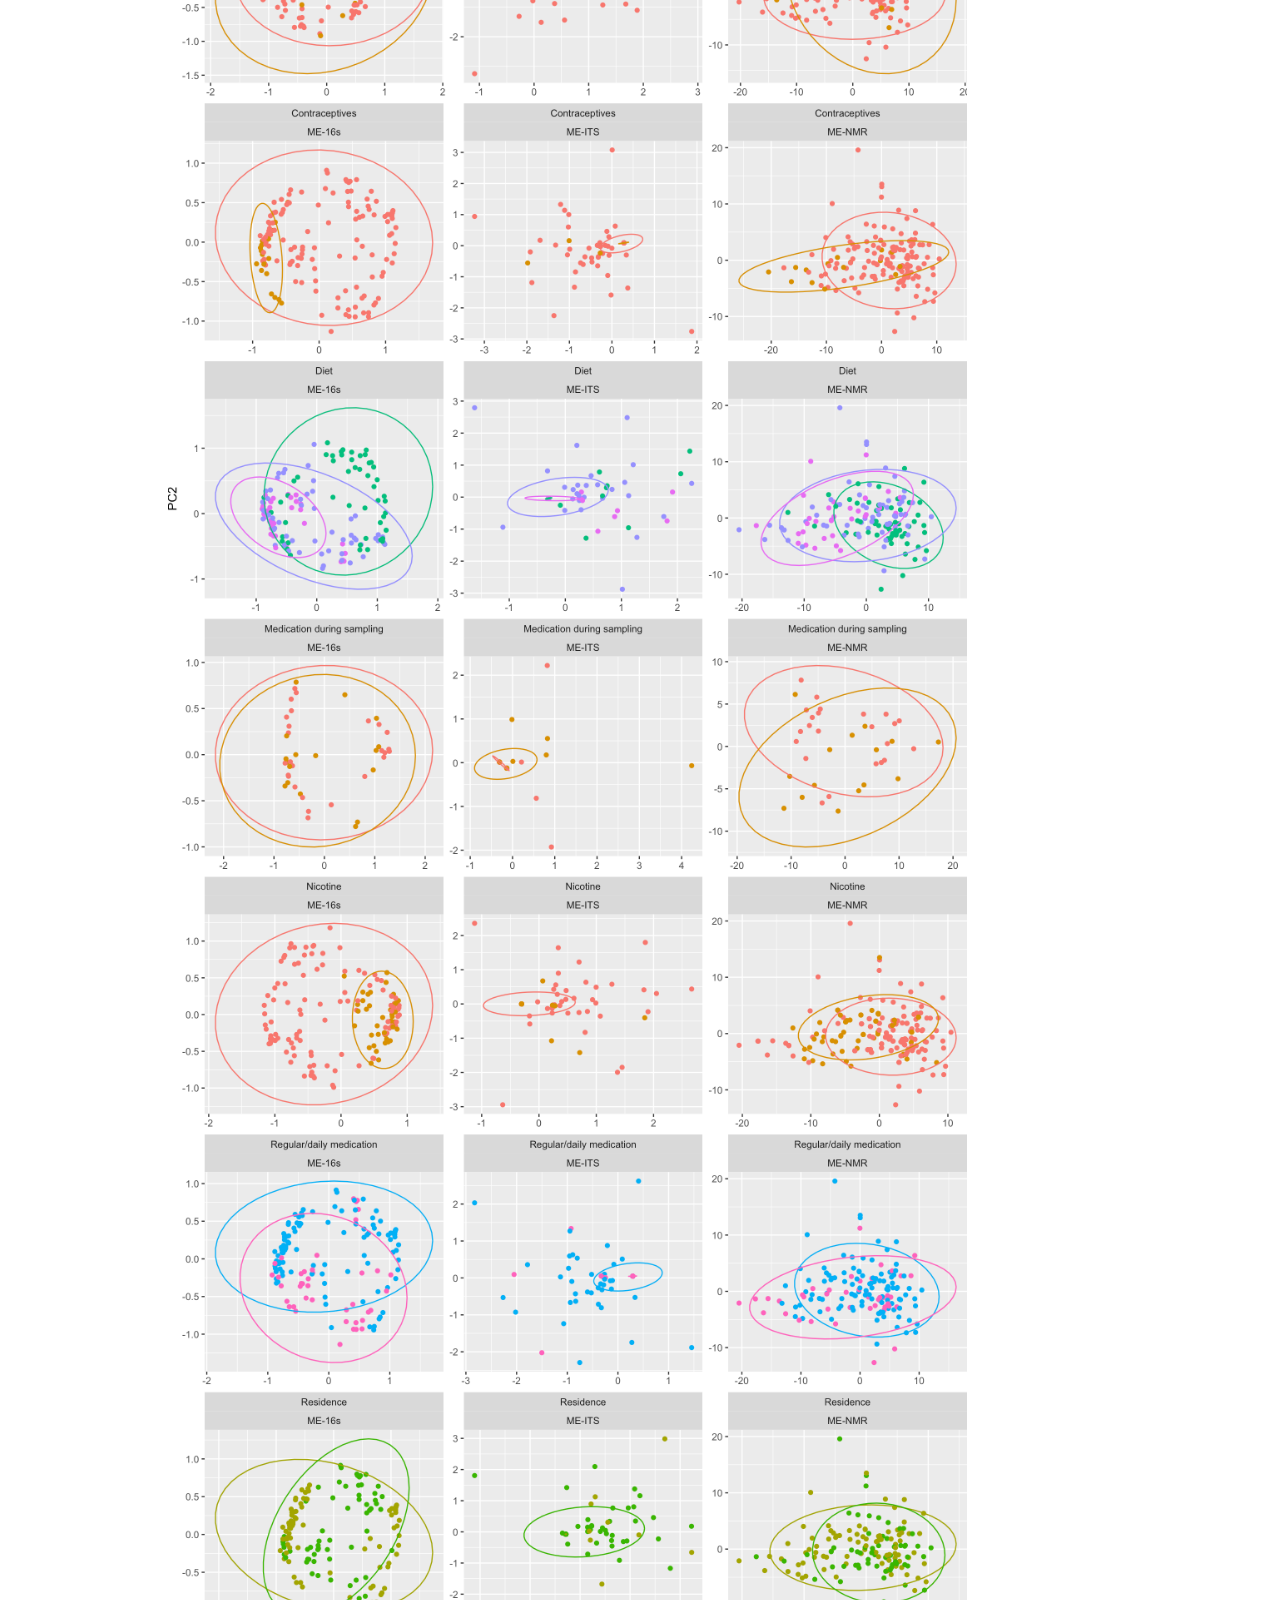
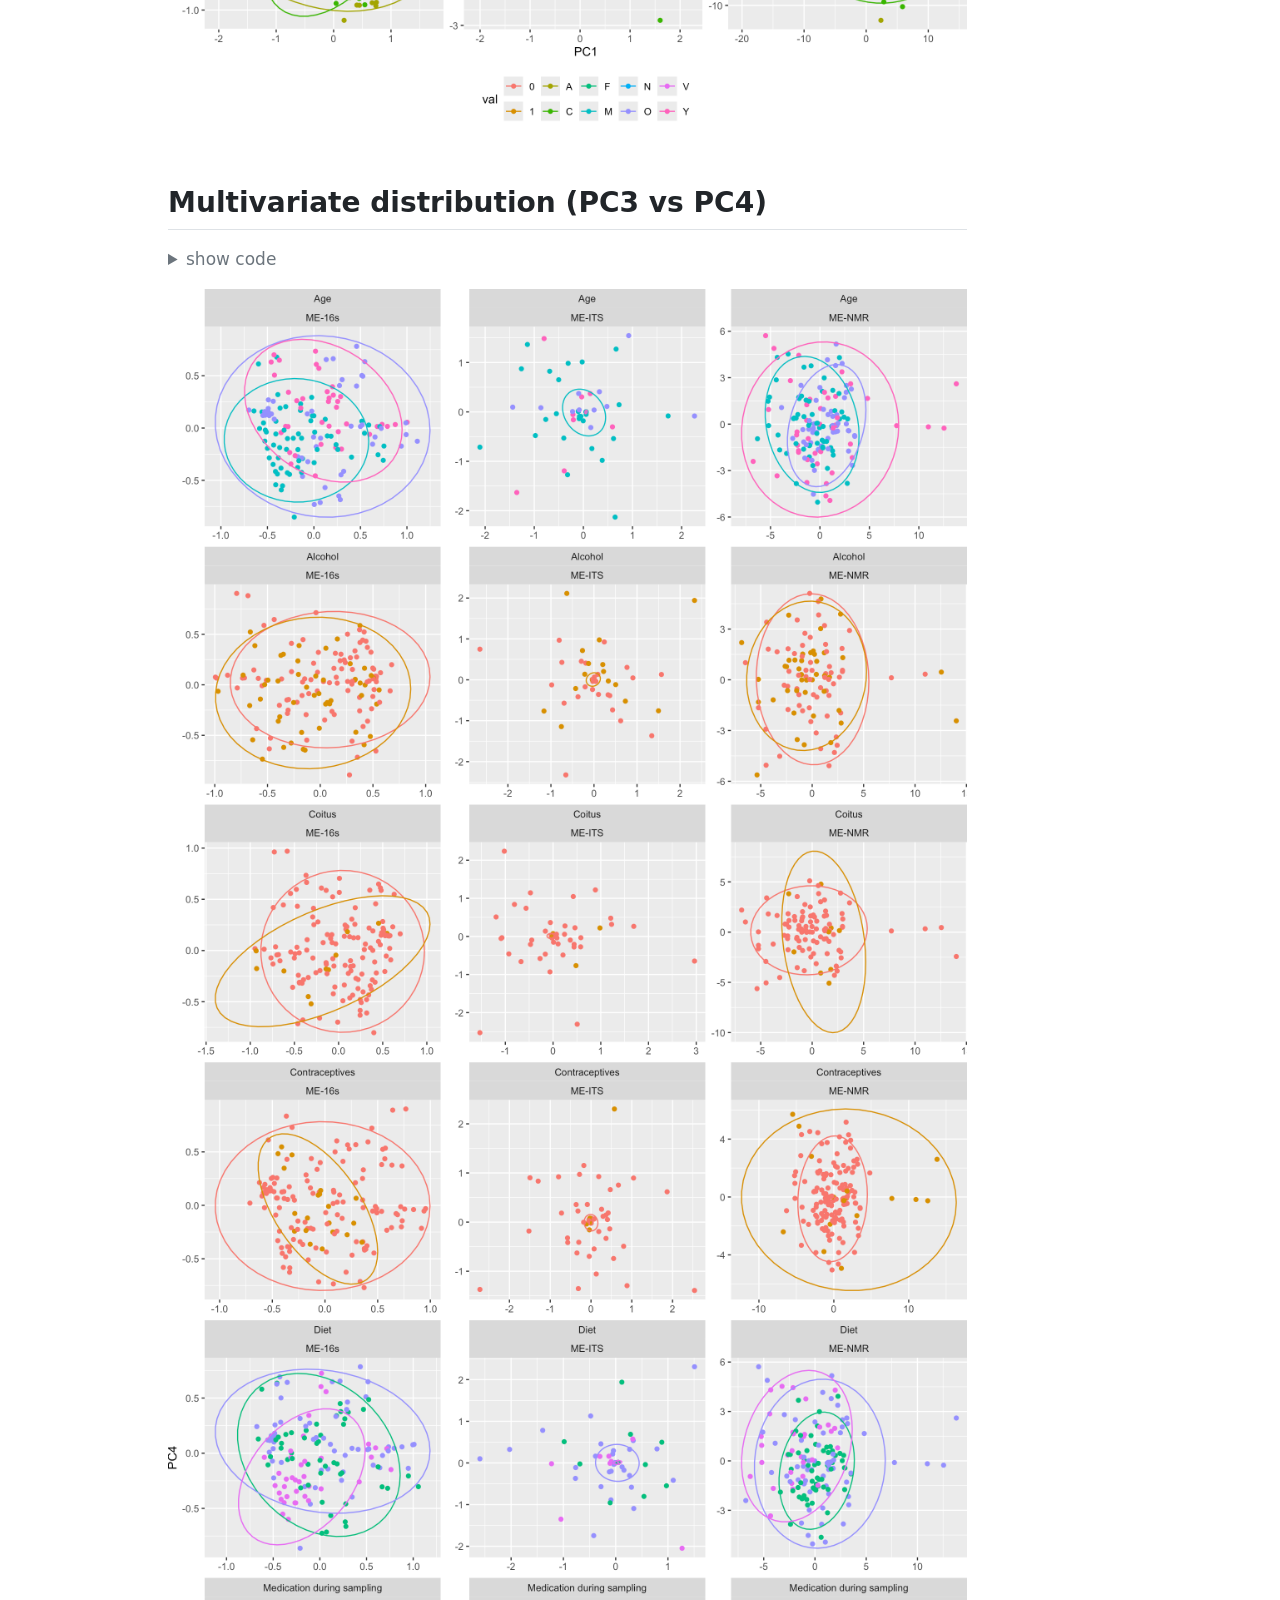
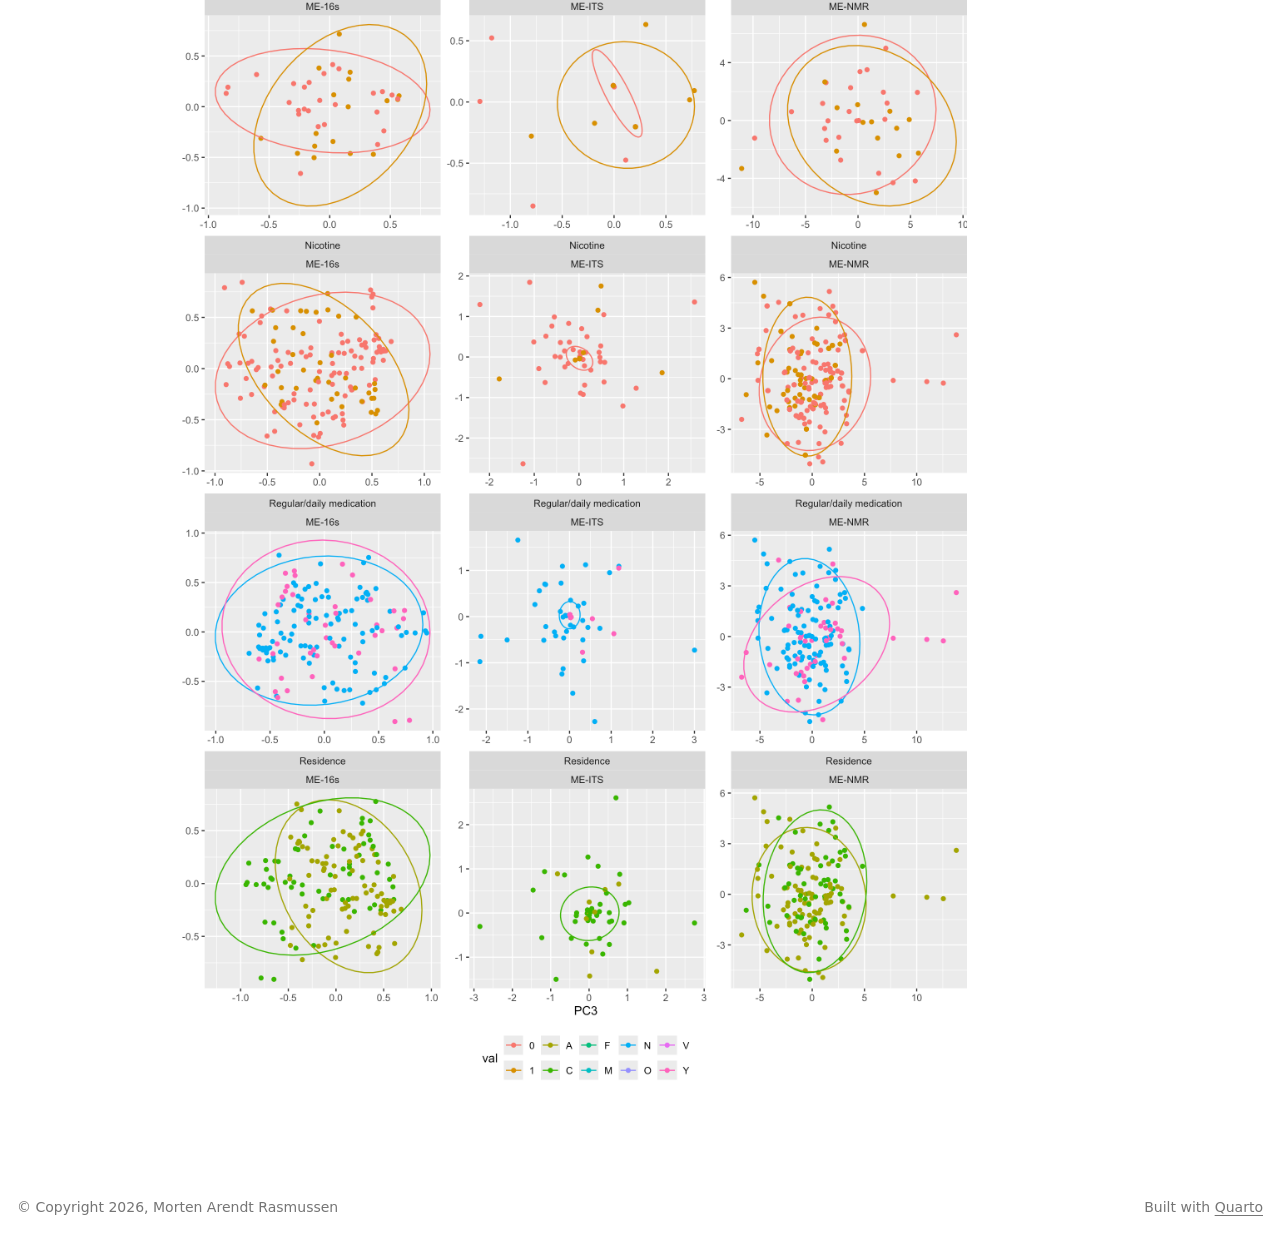
<file: docs/demographics.html>
<!DOCTYPE html>
<html xmlns="http://www.w3.org/1999/xhtml" lang="en" xml:lang="en"><head>

<meta charset="utf-8">
<meta name="generator" content="quarto-1.10.18">

<meta name="viewport" content="width=device-width, initial-scale=1.0, user-scalable=yes">


<title>Demographics – Multiomics analysis of Menstrual Effluent</title>
<style>
/* Default styles provided by pandoc.
** See https://pandoc.org/MANUAL.html#variables-for-html for config info.
*/
span.smallcaps{font-variant: small-caps;}
div.columns{display: flex; gap: 1.5em;}
div.column{flex: auto;}
@media screen {
div.columns{gap: min(4vw, 1.5em);}
div.column{overflow-x: auto;}
}
div.hanging-indent{margin-left: 1.5em; text-indent: -1.5em;}
ul.task-list{list-style: none;}
ul.task-list li input[type="checkbox"] {
  width: 0.8em;
  margin: 0 0.8em 0.2em -1em; /* quarto-specific, see https://github.com/quarto-dev/quarto-cli/issues/4556 */ 
  vertical-align: middle;
}
/* CSS for syntax highlighting */
html { -webkit-text-size-adjust: 100%; }
pre > code.sourceCode { white-space: pre; position: relative; }
pre > code.sourceCode > span { display: inline-block; line-height: 1.25; }
pre > code.sourceCode > span:empty { height: 1.2em; }
.sourceCode { overflow: visible; }
code.sourceCode > span { color: inherit; text-decoration: inherit; }
div.sourceCode { margin: 1em 0; }
pre.sourceCode { margin: 0; }
@media screen {
div.sourceCode { overflow: auto; }
}
@media print {
pre > code.sourceCode { white-space: pre-wrap; }
pre > code.sourceCode > span { text-indent: -5em; padding-left: 5em; }
}
pre.numberSource code
  { counter-reset: source-line 0; }
pre.numberSource code > span
  { position: relative; left: -4em; counter-increment: source-line; }
pre.numberSource code > span > a:first-child::before
  { content: counter(source-line);
    position: relative; left: -1em; text-align: right; vertical-align: baseline;
    border: none; display: inline-block;
    -webkit-touch-callout: none; -webkit-user-select: none;
    -khtml-user-select: none; -moz-user-select: none;
    -ms-user-select: none; user-select: none;
    padding: 0 4px; width: 4em;
  }
pre.numberSource { margin-left: 3em;  padding-left: 4px; }
div.sourceCode
  {   }
@media screen {
pre > code.sourceCode > span > a:first-child::before { text-decoration: underline; }
}
</style>


<script src="site_libs/quarto-nav/quarto-nav.js"></script>
<script src="site_libs/clipboard/clipboard.min.js"></script>
<script src="site_libs/quarto-search/autocomplete.umd.js"></script>
<script src="site_libs/quarto-search/fuse.min.js"></script>
<script src="site_libs/quarto-search/quarto-search.js"></script>
<meta name="quarto:offset" content="./">
<script src="site_libs/quarto-html/quarto.js" type="module"></script>
<script src="site_libs/quarto-html/tabsets/tabsets.js" type="module"></script>
<script src="site_libs/quarto-html/popper.min.js"></script>
<script src="site_libs/quarto-html/tippy.umd.min.js"></script>
<script src="site_libs/quarto-html/anchor.min.js"></script>
<link href="site_libs/quarto-html/tippy.css" rel="stylesheet">
<link href="site_libs/quarto-html/quarto-syntax-highlighting-64a204ab8560d761af7679ceaba22944.css" rel="stylesheet" id="quarto-text-highlighting-styles">
<script src="site_libs/bootstrap/bootstrap.min.js"></script>
<link href="site_libs/bootstrap/bootstrap-icons.css" rel="stylesheet">
<link href="site_libs/bootstrap/bootstrap-cdac65ef6dd2c7590da1cb11d2147735.min.css" rel="stylesheet" append-hash="true" id="quarto-bootstrap" data-mode="light">
<script id="quarto-search-options" type="application/json">{
  "location": "navbar",
  "copy-button": false,
  "collapse-after": 3,
  "panel-placement": "end",
  "type": "overlay",
  "limit": 50,
  "keyboard-shortcut": [
    "f",
    "/",
    "s"
  ],
  "show-item-context": false,
  "language": {
    "search-no-results-text": "No results",
    "search-matching-documents-text": "matching documents",
    "search-copy-link-title": "Copy link to search",
    "search-hide-matches-text": "Hide additional matches",
    "search-more-match-text": "more match in this document",
    "search-more-matches-text": "more matches in this document",
    "search-clear-button-title": "Clear",
    "search-text-placeholder": "",
    "search-detached-cancel-button-title": "Cancel",
    "search-submit-button-title": "Submit",
    "search-label": "Search"
  }
}</script>
<script src="site_libs/core-js-2.5.3/shim.min.js"></script>
<script src="site_libs/react-18.2.0/react.min.js"></script>
<script src="site_libs/react-18.2.0/react-dom.min.js"></script>
<script src="site_libs/reactwidget-2.0.0/react-tools.js"></script>
<link href="site_libs/htmltools-fill-0.5.9/fill.css" rel="stylesheet">
<script src="site_libs/htmlwidgets-1.6.4/htmlwidgets.js"></script>
<link href="site_libs/reactable-0.4.5/reactable.css" rel="stylesheet">
<script src="site_libs/reactable-binding-0.4.5/reactable.js"></script>


</head>

<body class="nav-fixed quarto-light">

<div id="quarto-search-results"></div>
  <header id="quarto-header" class="headroom fixed-top">
    <nav class="navbar navbar-expand-lg " data-bs-theme="dark">
      <div class="navbar-container container-fluid">
      <div class="navbar-brand-container mx-auto">
    <a class="navbar-brand" href="./index.html">
    <span class="navbar-title">Multiomics analysis of Menstrual Effluent</span>
    </a>
  </div>
            <div id="quarto-search" class="" title="Search"></div>
          <button class="navbar-toggler" type="button" data-bs-toggle="collapse" data-bs-target="#navbarCollapse" aria-controls="navbarCollapse" role="menu" aria-expanded="false" aria-label="Toggle navigation" onclick="if (window.quartoToggleHeadroom) { window.quartoToggleHeadroom(); }">
  <span class="navbar-toggler-icon"></span>
</button>
          <div class="collapse navbar-collapse" id="navbarCollapse">
            <ul class="navbar-nav navbar-nav-scroll me-auto">
  <li class="nav-item">
    <a class="nav-link" href="./index.html"> 
<span class="menu-text">Home</span></a>
  </li>  
  <li class="nav-item">
    <a class="nav-link" href="./libs.html"> 
<span class="menu-text">Libraries</span></a>
  </li>  
  <li class="nav-item">
    <a class="nav-link" href="./data.html"> 
<span class="menu-text">Data</span></a>
  </li>  
  <li class="nav-item">
    <a class="nav-link" href="./NMRanalytics.html"> 
<span class="menu-text">NMR analytics</span></a>
  </li>  
  <li class="nav-item">
    <a class="nav-link" href="./composition.html"> 
<span class="menu-text">Composition</span></a>
  </li>  
  <li class="nav-item">
    <a class="nav-link active" href="./demographics.html" aria-current="page"> 
<span class="menu-text">Demographics</span></a>
  </li>  
  <li class="nav-item">
    <a class="nav-link" href="./stability.html"> 
<span class="menu-text">Stability</span></a>
  </li>  
  <li class="nav-item">
    <a class="nav-link" href="./prediction.html"> 
<span class="menu-text">Prediction</span></a>
  </li>  
</ul>
          </div> <!-- /navcollapse -->
            <div class="quarto-navbar-tools">
    <a href="" title="" class="quarto-navigation-tool px-1" aria-label=""><i class="bi bi-envelope"></i></a>
    <a href="https://github.com/mortenarendt/multiomics_menstrual_effluent" title="" class="quarto-navigation-tool px-1" aria-label=""><i class="bi bi-github"></i></a>
</div>
      </div> <!-- /container-fluid -->
    </nav>
</header>
<!-- content -->
<div id="quarto-content" class="quarto-container page-columns page-rows-contents page-layout-article page-navbar">
<!-- sidebar -->
<!-- margin-sidebar -->
    <div id="quarto-margin-sidebar" class="sidebar margin-sidebar">
        <nav id="TOC" role="doc-toc" class="toc-active">
    <h2 id="toc-title">On this page</h2>
   
  <ul>
  <li><a href="#demographic-characterization" id="toc-demographic-characterization" class="nav-link active" data-scroll-target="#demographic-characterization">Demographic characterization</a></li>
  <li><a href="#betadiversity" id="toc-betadiversity" class="nav-link" data-scroll-target="#betadiversity">Betadiversity</a>
  <ul class="collapse">
  <li><a href="#robustness-of-betadiversity-associations" id="toc-robustness-of-betadiversity-associations" class="nav-link" data-scroll-target="#robustness-of-betadiversity-associations">Robustness of betadiversity associations</a></li>
  <li><a href="#overall-explained-variance-versus-demo" id="toc-overall-explained-variance-versus-demo" class="nav-link" data-scroll-target="#overall-explained-variance-versus-demo">Overall explained variance versus demo</a></li>
  <li><a href="#examples" id="toc-examples" class="nav-link" data-scroll-target="#examples">Examples</a></li>
  </ul></li>
  <li><a href="#multivariate-distribution-pc1-vs-pc2" id="toc-multivariate-distribution-pc1-vs-pc2" class="nav-link" data-scroll-target="#multivariate-distribution-pc1-vs-pc2">Multivariate distribution (PC1 vs PC2)</a></li>
  <li><a href="#multivariate-distribution-pc3-vs-pc4" id="toc-multivariate-distribution-pc3-vs-pc4" class="nav-link" data-scroll-target="#multivariate-distribution-pc3-vs-pc4">Multivariate distribution (PC3 vs PC4)</a></li>
  </ul>
<div class="quarto-alternate-formats"><h2>Other Formats</h2><ul><li><a href="demographics.docx"><i class="bi bi-file-word"></i>MS Word</a></li><li><a href="demographics.pdf"><i class="bi bi-file-pdf"></i>PDF</a></li></ul></div></nav>
    </div>
<!-- main -->
<main class="content" id="quarto-document-content">

<header id="title-block-header" class="quarto-title-block default">
<div class="quarto-title">
<h1 class="title">Demographics</h1>
</div>



<div class="quarto-title-meta">

    
  
    
  </div>
  


</header>


<section id="demographic-characterization" class="level2">
<h2 class="anchored" data-anchor-id="demographic-characterization">Demographic characterization</h2>
<div class="cell">
<details class="code-fold">
<summary>show code</summary>
<div class="code-copy-outer-scaffold"><div class="sourceCode cell-code" id="cb1"><pre class="sourceCode r code-with-copy"><code class="sourceCode r"><span id="cb1-1"><a href="#cb1-1" aria-hidden="true" tabindex="-1"></a>metavars <span class="ot">&lt;-</span> <span class="fu">c</span>(<span class="st">"Residence"</span>,<span class="st">"Age"</span>,  <span class="st">"Diet"</span>, <span class="st">"Contraceptives"</span>, <span class="st">"Regular/daily medication"</span> , <span class="st">"Nicotine"</span>) </span>
<span id="cb1-2"><a href="#cb1-2" aria-hidden="true" tabindex="-1"></a>metavars2 <span class="ot">&lt;-</span> <span class="fu">c</span>(<span class="st">"Coitus"</span>,<span class="st">"Alcohol"</span>, <span class="st">"Medication during sampling"</span>)</span>
<span id="cb1-3"><a href="#cb1-3" aria-hidden="true" tabindex="-1"></a></span>
<span id="cb1-4"><a href="#cb1-4" aria-hidden="true" tabindex="-1"></a>metadata <span class="ot">&lt;-</span> rio<span class="sc">::</span><span class="fu">import</span>(<span class="st">'~/Dropbox/Bekzod&amp;Isabella/ME_translation_key/Metadata.xlsx'</span>, <span class="at">sheet =</span> <span class="st">'Samples'</span>) <span class="sc">%&gt;%</span> </span>
<span id="cb1-5"><a href="#cb1-5" aria-hidden="true" tabindex="-1"></a>  <span class="fu">filter</span>(<span class="sc">!</span><span class="fu">is.na</span>(Residence))</span>
<span id="cb1-6"><a href="#cb1-6" aria-hidden="true" tabindex="-1"></a><span class="fu">colnames</span>(metadata)[<span class="fu">colnames</span>(metadata)<span class="sc">==</span><span class="st">'Nicotin'</span>] <span class="ot">&lt;-</span> <span class="st">'Nicotine'</span></span>
<span id="cb1-7"><a href="#cb1-7" aria-hidden="true" tabindex="-1"></a></span>
<span id="cb1-8"><a href="#cb1-8" aria-hidden="true" tabindex="-1"></a><span class="fu">colnames</span>(MEconc_newlong)[<span class="fu">colnames</span>(MEconc_newlong)<span class="sc">==</span><span class="st">'Nicotin'</span>] <span class="ot">&lt;-</span> <span class="st">'Nicotine'</span></span>
<span id="cb1-9"><a href="#cb1-9" aria-hidden="true" tabindex="-1"></a><span class="fu">colnames</span>(PBconc_newlong)[<span class="fu">colnames</span>(PBconc_newlong)<span class="sc">==</span><span class="st">'Nicotin'</span>] <span class="ot">&lt;-</span> <span class="st">'Nicotine'</span></span>
<span id="cb1-10"><a href="#cb1-10" aria-hidden="true" tabindex="-1"></a></span>
<span id="cb1-11"><a href="#cb1-11" aria-hidden="true" tabindex="-1"></a></span>
<span id="cb1-12"><a href="#cb1-12" aria-hidden="true" tabindex="-1"></a><span class="fu">colnames</span>(phyX<span class="sc">@</span>sam_data)[<span class="fu">colnames</span>(phyX<span class="sc">@</span>sam_data)<span class="sc">==</span><span class="st">'Nicotin'</span>] <span class="ot">&lt;-</span> <span class="st">'Nicotine'</span></span>
<span id="cb1-13"><a href="#cb1-13" aria-hidden="true" tabindex="-1"></a><span class="fu">colnames</span>(phyITS<span class="sc">@</span>sam_data)[<span class="fu">colnames</span>(phyITS<span class="sc">@</span>sam_data)<span class="sc">==</span><span class="st">'Nicotin'</span>] <span class="ot">&lt;-</span> <span class="st">'Nicotine'</span></span>
<span id="cb1-14"><a href="#cb1-14" aria-hidden="true" tabindex="-1"></a></span>
<span id="cb1-15"><a href="#cb1-15" aria-hidden="true" tabindex="-1"></a>dfmeta <span class="ot">&lt;-</span> phyX<span class="sc">@</span>sam_data <span class="sc">%&gt;%</span> </span>
<span id="cb1-16"><a href="#cb1-16" aria-hidden="true" tabindex="-1"></a>  <span class="fu">data.frame</span>() <span class="sc">%&gt;%</span> </span>
<span id="cb1-17"><a href="#cb1-17" aria-hidden="true" tabindex="-1"></a>  <span class="fu">filter</span>(<span class="sc">!</span><span class="fu">is.na</span>(Participant)) </span>
<span id="cb1-18"><a href="#cb1-18" aria-hidden="true" tabindex="-1"></a></span>
<span id="cb1-19"><a href="#cb1-19" aria-hidden="true" tabindex="-1"></a>hasdata <span class="ot">&lt;-</span> <span class="fu">full_join</span>(</span>
<span id="cb1-20"><a href="#cb1-20" aria-hidden="true" tabindex="-1"></a>  <span class="fu">data.frame</span>(<span class="at">Sample.name =</span> <span class="fu">paste</span>(dfmeta<span class="sc">$</span>Participant,dfmeta<span class="sc">$</span>cycle,<span class="st">'.'</span>,dfmeta<span class="sc">$</span>day, <span class="at">sep =</span> <span class="st">''</span>), </span>
<span id="cb1-21"><a href="#cb1-21" aria-hidden="true" tabindex="-1"></a>             <span class="at">has_seq =</span> <span class="dv">1</span>),</span>
<span id="cb1-22"><a href="#cb1-22" aria-hidden="true" tabindex="-1"></a>  <span class="fu">data.frame</span>(<span class="at">Sample.name =</span> <span class="fu">paste</span>(MEconc_newlong<span class="sc">$</span>Participant,MEconc_newlong<span class="sc">$</span>Cycle,<span class="st">'.'</span>,MEconc_newlong<span class="sc">$</span><span class="st">`</span><span class="at">Cycle day</span><span class="st">`</span>, <span class="at">sep =</span> <span class="st">''</span>),  <span class="at">has_nmr =</span> <span class="dv">1</span>) <span class="sc">%&gt;%</span> <span class="fu">filter</span>(<span class="sc">!</span><span class="fu">duplicated</span>(Sample.name)),</span>
<span id="cb1-23"><a href="#cb1-23" aria-hidden="true" tabindex="-1"></a>  <span class="at">by =</span> <span class="st">'Sample.name'</span>) <span class="sc">%&gt;%</span> </span>
<span id="cb1-24"><a href="#cb1-24" aria-hidden="true" tabindex="-1"></a>  <span class="fu">mutate</span>(<span class="at">hasdata =</span> <span class="fu">ifelse</span>(has_seq<span class="sc">==</span><span class="dv">1</span> <span class="sc">|</span> has_nmr<span class="sc">==</span><span class="dv">1</span>,<span class="dv">1</span>,<span class="dv">0</span>))</span>
<span id="cb1-25"><a href="#cb1-25" aria-hidden="true" tabindex="-1"></a></span>
<span id="cb1-26"><a href="#cb1-26" aria-hidden="true" tabindex="-1"></a>dftb1 <span class="ot">&lt;-</span> metadata <span class="sc">%&gt;%</span> </span>
<span id="cb1-27"><a href="#cb1-27" aria-hidden="true" tabindex="-1"></a>  <span class="fu">filter</span>(<span class="st">`</span><span class="at">Blood origen</span><span class="st">`</span><span class="sc">==</span><span class="st">'ME'</span>) <span class="sc">%&gt;%</span> </span>
<span id="cb1-28"><a href="#cb1-28" aria-hidden="true" tabindex="-1"></a>  <span class="fu">left_join</span>(hasdata, <span class="at">by =</span> <span class="fu">c</span>(<span class="st">'Sample ID'</span> <span class="ot">=</span> <span class="st">'Sample.name'</span>)) <span class="sc">%&gt;%</span> </span>
<span id="cb1-29"><a href="#cb1-29" aria-hidden="true" tabindex="-1"></a>  <span class="fu">group_by</span>(Participant) <span class="sc">%&gt;%</span> </span>
<span id="cb1-30"><a href="#cb1-30" aria-hidden="true" tabindex="-1"></a>  <span class="fu">mutate</span>(<span class="at">n_seq =</span> <span class="fu">sum</span>(has_seq, <span class="at">na.rm =</span> T),</span>
<span id="cb1-31"><a href="#cb1-31" aria-hidden="true" tabindex="-1"></a>         <span class="at">n_NMR =</span> <span class="fu">sum</span>(has_nmr, <span class="at">na.rm =</span> T), </span>
<span id="cb1-32"><a href="#cb1-32" aria-hidden="true" tabindex="-1"></a>         <span class="at">Coitus_any =</span> (<span class="fu">sum</span>(Coitus,<span class="at">na.rm =</span> T)<span class="sc">&gt;</span><span class="dv">0</span>) <span class="sc">%&gt;%</span> <span class="fu">as.numeric</span>(), </span>
<span id="cb1-33"><a href="#cb1-33" aria-hidden="true" tabindex="-1"></a>         <span class="at">Alcohol_any =</span> (<span class="fu">sum</span>(Alcohol,<span class="at">na.rm =</span> T)<span class="sc">&gt;</span><span class="dv">0</span>) <span class="sc">%&gt;%</span> <span class="fu">as.numeric</span>(), </span>
<span id="cb1-34"><a href="#cb1-34" aria-hidden="true" tabindex="-1"></a>         <span class="at">Meds_any =</span> (<span class="fu">sum</span>(<span class="st">`</span><span class="at">Medication during sampling</span><span class="st">`</span>,<span class="at">na.rm =</span> T)<span class="sc">&gt;</span><span class="dv">0</span>) <span class="sc">%&gt;%</span> <span class="fu">as.numeric</span>()) <span class="sc">%&gt;%</span> </span>
<span id="cb1-35"><a href="#cb1-35" aria-hidden="true" tabindex="-1"></a>  <span class="fu">filter</span>(<span class="sc">!</span><span class="fu">duplicated</span>(Participant)) <span class="sc">%&gt;%</span> </span>
<span id="cb1-36"><a href="#cb1-36" aria-hidden="true" tabindex="-1"></a>  <span class="fu">mutate</span>(<span class="at">missNMR =</span> <span class="fu">ifelse</span>(n_NMR <span class="sc">&gt;</span> <span class="dv">6</span>,<span class="st">'&gt;median_nobs'</span>,<span class="st">'&lt;median_nobs'</span>), </span>
<span id="cb1-37"><a href="#cb1-37" aria-hidden="true" tabindex="-1"></a>         <span class="at">missSeq =</span> <span class="fu">ifelse</span>(n_seq <span class="sc">==</span><span class="dv">9</span>,<span class="st">'&gt;median_nobs'</span>,<span class="st">'&lt;median_nobs'</span>))</span>
<span id="cb1-38"><a href="#cb1-38" aria-hidden="true" tabindex="-1"></a></span>
<span id="cb1-39"><a href="#cb1-39" aria-hidden="true" tabindex="-1"></a>tb1 <span class="ot">&lt;-</span> dftb1 <span class="sc">%&gt;%</span> tableone<span class="sc">::</span><span class="fu">CreateTableOne</span>(<span class="at">data =</span> ., <span class="at">vars =</span> <span class="fu">c</span>(metavars,<span class="st">'n_seq'</span>,<span class="st">'n_NMR'</span>,<span class="st">'Coitus_any'</span>,<span class="st">'Alcohol_any'</span>,<span class="st">'Meds_any'</span>), <span class="at">factorVars =</span> <span class="fu">c</span>(metavars, <span class="st">'Coitus_any'</span>,<span class="st">'Alcohol_any'</span>,<span class="st">'Meds_any'</span>))</span>
<span id="cb1-40"><a href="#cb1-40" aria-hidden="true" tabindex="-1"></a></span>
<span id="cb1-41"><a href="#cb1-41" aria-hidden="true" tabindex="-1"></a>tb1missNMR <span class="ot">&lt;-</span> dftb1 <span class="sc">%&gt;%</span> tableone<span class="sc">::</span><span class="fu">CreateTableOne</span>(<span class="at">data =</span> ., </span>
<span id="cb1-42"><a href="#cb1-42" aria-hidden="true" tabindex="-1"></a>                                              <span class="at">strata =</span> <span class="st">'missNMR'</span>,</span>
<span id="cb1-43"><a href="#cb1-43" aria-hidden="true" tabindex="-1"></a>                                              <span class="at">vars =</span> <span class="fu">c</span>(metavars,<span class="st">'n_seq'</span>,<span class="st">'Coitus_any'</span>,<span class="st">'Alcohol_any'</span>,<span class="st">'Meds_any'</span>), <span class="at">factorVars =</span> <span class="fu">c</span>(metavars, <span class="st">'Coitus_any'</span>,<span class="st">'Alcohol_any'</span>,<span class="st">'Meds_any'</span>))</span>
<span id="cb1-44"><a href="#cb1-44" aria-hidden="true" tabindex="-1"></a></span>
<span id="cb1-45"><a href="#cb1-45" aria-hidden="true" tabindex="-1"></a>tb1missSeq <span class="ot">&lt;-</span> dftb1 <span class="sc">%&gt;%</span> tableone<span class="sc">::</span><span class="fu">CreateTableOne</span>(<span class="at">data =</span> ., </span>
<span id="cb1-46"><a href="#cb1-46" aria-hidden="true" tabindex="-1"></a>                                              <span class="at">strata =</span> <span class="st">'missSeq'</span>,</span>
<span id="cb1-47"><a href="#cb1-47" aria-hidden="true" tabindex="-1"></a>                                              <span class="at">vars =</span> <span class="fu">c</span>(metavars,<span class="st">'n_NMR'</span>,<span class="st">'Coitus_any'</span>,<span class="st">'Alcohol_any'</span>,<span class="st">'Meds_any'</span>), <span class="at">factorVars =</span> <span class="fu">c</span>(metavars, <span class="st">'Coitus_any'</span>,<span class="st">'Alcohol_any'</span>,<span class="st">'Meds_any'</span>))</span>
<span id="cb1-48"><a href="#cb1-48" aria-hidden="true" tabindex="-1"></a></span>
<span id="cb1-49"><a href="#cb1-49" aria-hidden="true" tabindex="-1"></a></span>
<span id="cb1-50"><a href="#cb1-50" aria-hidden="true" tabindex="-1"></a>tab1AMat <span class="ot">&lt;-</span> <span class="fu">print</span>(tb1, <span class="at">nonnormal =</span> <span class="fu">c</span>(<span class="st">'n_seq'</span>,<span class="st">'n_NMR'</span>), <span class="at">printToggle =</span> F) </span>
<span id="cb1-51"><a href="#cb1-51" aria-hidden="true" tabindex="-1"></a></span>
<span id="cb1-52"><a href="#cb1-52" aria-hidden="true" tabindex="-1"></a>tab1AMat_NMR <span class="ot">&lt;-</span> <span class="fu">print</span>(tb1missNMR, <span class="at">nonnormal =</span> <span class="fu">c</span>(<span class="st">'n_seq'</span>,<span class="st">'n_NMR'</span>), <span class="at">printToggle =</span> F) </span>
<span id="cb1-53"><a href="#cb1-53" aria-hidden="true" tabindex="-1"></a>tab1AMat_SEQ <span class="ot">&lt;-</span> <span class="fu">print</span>(tb1missSeq, <span class="at">nonnormal =</span> <span class="fu">c</span>(<span class="st">'n_seq'</span>,<span class="st">'n_NMR'</span>), <span class="at">printToggle =</span> F) </span>
<span id="cb1-54"><a href="#cb1-54" aria-hidden="true" tabindex="-1"></a></span>
<span id="cb1-55"><a href="#cb1-55" aria-hidden="true" tabindex="-1"></a></span>
<span id="cb1-56"><a href="#cb1-56" aria-hidden="true" tabindex="-1"></a>tb12 <span class="ot">&lt;-</span> metadata <span class="sc">%&gt;%</span> </span>
<span id="cb1-57"><a href="#cb1-57" aria-hidden="true" tabindex="-1"></a>  <span class="fu">filter</span>(<span class="st">`</span><span class="at">Blood origen</span><span class="st">`</span><span class="sc">==</span><span class="st">'ME'</span>) <span class="sc">%&gt;%</span> </span>
<span id="cb1-58"><a href="#cb1-58" aria-hidden="true" tabindex="-1"></a>  <span class="fu">left_join</span>(hasdata, <span class="at">by =</span> <span class="fu">c</span>(<span class="st">'Sample ID'</span> <span class="ot">=</span> <span class="st">'Sample.name'</span>)) <span class="sc">%&gt;%</span> </span>
<span id="cb1-59"><a href="#cb1-59" aria-hidden="true" tabindex="-1"></a>  <span class="fu">filter</span>(hasdata <span class="sc">==</span> <span class="dv">1</span>) <span class="sc">%&gt;%</span></span>
<span id="cb1-60"><a href="#cb1-60" aria-hidden="true" tabindex="-1"></a>  tableone<span class="sc">::</span><span class="fu">CreateTableOne</span>(<span class="at">data =</span> ., <span class="at">vars =</span> metavars2, <span class="at">factorVars =</span> metavars2)</span>
<span id="cb1-61"><a href="#cb1-61" aria-hidden="true" tabindex="-1"></a>tab1BMat <span class="ot">&lt;-</span> <span class="fu">print</span>(tb12, <span class="at">nonnormal =</span> <span class="fu">c</span>(<span class="st">'n_seq'</span>,<span class="st">'n_NMR'</span>), <span class="at">printToggle =</span> F) </span>
<span id="cb1-62"><a href="#cb1-62" aria-hidden="true" tabindex="-1"></a></span>
<span id="cb1-63"><a href="#cb1-63" aria-hidden="true" tabindex="-1"></a>tab1AMat <span class="sc">%&gt;%</span> knitr<span class="sc">::</span><span class="fu">kable</span>(<span class="at">caption =</span> <span class="st">'Participant level demographic characterization'</span>) </span></code></pre></div><button title="Copy to Clipboard" class="code-copy-button"><i class="bi"></i></button></div>
</details>
<div class="cell-output-display">
<table class="caption-top table table-sm table-striped small">
<caption>Participant level demographic characterization</caption>
<thead>
<tr class="header">
<th style="text-align: left;"></th>
<th style="text-align: left;">Overall</th>
</tr>
</thead>
<tbody>
<tr class="odd">
<td style="text-align: left;">n</td>
<td style="text-align: left;">19</td>
</tr>
<tr class="even">
<td style="text-align: left;">Residence = C (%)</td>
<td style="text-align: left;">8 (42.1)</td>
</tr>
<tr class="odd">
<td style="text-align: left;">Age (%)</td>
<td style="text-align: left;"></td>
</tr>
<tr class="even">
<td style="text-align: left;">M</td>
<td style="text-align: left;">8 (42.1)</td>
</tr>
<tr class="odd">
<td style="text-align: left;">O</td>
<td style="text-align: left;">6 (31.6)</td>
</tr>
<tr class="even">
<td style="text-align: left;">Y</td>
<td style="text-align: left;">5 (26.3)</td>
</tr>
<tr class="odd">
<td style="text-align: left;">Diet (%)</td>
<td style="text-align: left;"></td>
</tr>
<tr class="even">
<td style="text-align: left;">F</td>
<td style="text-align: left;">6 (31.6)</td>
</tr>
<tr class="odd">
<td style="text-align: left;">O</td>
<td style="text-align: left;">8 (42.1)</td>
</tr>
<tr class="even">
<td style="text-align: left;">V</td>
<td style="text-align: left;">5 (26.3)</td>
</tr>
<tr class="odd">
<td style="text-align: left;">Contraceptives = 1 (%)</td>
<td style="text-align: left;">3 (15.8)</td>
</tr>
<tr class="even">
<td style="text-align: left;">Regular/daily medication = Y (%)</td>
<td style="text-align: left;">5 (26.3)</td>
</tr>
<tr class="odd">
<td style="text-align: left;">Nicotine = 1 (%)</td>
<td style="text-align: left;">6 (31.6)</td>
</tr>
<tr class="even">
<td style="text-align: left;">n_seq (median [IQR])</td>
<td style="text-align: left;">9.00 [8.00, 9.00]</td>
</tr>
<tr class="odd">
<td style="text-align: left;">n_NMR (median [IQR])</td>
<td style="text-align: left;">6.00 [4.50, 8.00]</td>
</tr>
<tr class="even">
<td style="text-align: left;">Coitus_any = 1 (%)</td>
<td style="text-align: left;">7 (36.8)</td>
</tr>
<tr class="odd">
<td style="text-align: left;">Alcohol_any = 1 (%)</td>
<td style="text-align: left;">16 (84.2)</td>
</tr>
<tr class="even">
<td style="text-align: left;">Meds_any = 1 (%)</td>
<td style="text-align: left;">9 (47.4)</td>
</tr>
</tbody>
</table>
</div>
<details class="code-fold">
<summary>show code</summary>
<div class="code-copy-outer-scaffold"><div class="sourceCode cell-code" id="cb2"><pre class="sourceCode r code-with-copy"><code class="sourceCode r"><span id="cb2-1"><a href="#cb2-1" aria-hidden="true" tabindex="-1"></a>tab1AMat_NMR <span class="sc">%&gt;%</span> knitr<span class="sc">::</span><span class="fu">kable</span>(<span class="at">caption =</span> <span class="st">'Participant level demographic characterization - stratified by number of observed samples with NMR data'</span>) </span></code></pre></div><button title="Copy to Clipboard" class="code-copy-button"><i class="bi"></i></button></div>
</details>
<div class="cell-output-display">
<table class="caption-top table table-sm table-striped small">
<caption>Participant level demographic characterization - stratified by number of observed samples with NMR data</caption>
<colgroup>
<col style="width: 39%">
<col style="width: 21%">
<col style="width: 21%">
<col style="width: 7%">
<col style="width: 9%">
</colgroup>
<thead>
<tr class="header">
<th style="text-align: left;"></th>
<th style="text-align: left;">&lt;median_nobs</th>
<th style="text-align: left;">&gt;median_nobs</th>
<th style="text-align: left;">p</th>
<th style="text-align: left;">test</th>
</tr>
</thead>
<tbody>
<tr class="odd">
<td style="text-align: left;">n</td>
<td style="text-align: left;">11</td>
<td style="text-align: left;">8</td>
<td style="text-align: left;"></td>
<td style="text-align: left;"></td>
</tr>
<tr class="even">
<td style="text-align: left;">Residence = C (%)</td>
<td style="text-align: left;">5 (45.5)</td>
<td style="text-align: left;">3 ( 37.5)</td>
<td style="text-align: left;">1.000</td>
<td style="text-align: left;"></td>
</tr>
<tr class="odd">
<td style="text-align: left;">Age (%)</td>
<td style="text-align: left;"></td>
<td style="text-align: left;"></td>
<td style="text-align: left;">0.890</td>
<td style="text-align: left;"></td>
</tr>
<tr class="even">
<td style="text-align: left;">M</td>
<td style="text-align: left;">5 (45.5)</td>
<td style="text-align: left;">3 ( 37.5)</td>
<td style="text-align: left;"></td>
<td style="text-align: left;"></td>
</tr>
<tr class="odd">
<td style="text-align: left;">O</td>
<td style="text-align: left;">3 (27.3)</td>
<td style="text-align: left;">3 ( 37.5)</td>
<td style="text-align: left;"></td>
<td style="text-align: left;"></td>
</tr>
<tr class="even">
<td style="text-align: left;">Y</td>
<td style="text-align: left;">3 (27.3)</td>
<td style="text-align: left;">2 ( 25.0)</td>
<td style="text-align: left;"></td>
<td style="text-align: left;"></td>
</tr>
<tr class="odd">
<td style="text-align: left;">Diet (%)</td>
<td style="text-align: left;"></td>
<td style="text-align: left;"></td>
<td style="text-align: left;">0.278</td>
<td style="text-align: left;"></td>
</tr>
<tr class="even">
<td style="text-align: left;">F</td>
<td style="text-align: left;">2 (18.2)</td>
<td style="text-align: left;">4 ( 50.0)</td>
<td style="text-align: left;"></td>
<td style="text-align: left;"></td>
</tr>
<tr class="odd">
<td style="text-align: left;">O</td>
<td style="text-align: left;">5 (45.5)</td>
<td style="text-align: left;">3 ( 37.5)</td>
<td style="text-align: left;"></td>
<td style="text-align: left;"></td>
</tr>
<tr class="even">
<td style="text-align: left;">V</td>
<td style="text-align: left;">4 (36.4)</td>
<td style="text-align: left;">1 ( 12.5)</td>
<td style="text-align: left;"></td>
<td style="text-align: left;"></td>
</tr>
<tr class="odd">
<td style="text-align: left;">Contraceptives = 1 (%)</td>
<td style="text-align: left;">2 (18.2)</td>
<td style="text-align: left;">1 ( 12.5)</td>
<td style="text-align: left;">1.000</td>
<td style="text-align: left;"></td>
</tr>
<tr class="even">
<td style="text-align: left;">Regular/daily medication = Y (%)</td>
<td style="text-align: left;">3 (27.3)</td>
<td style="text-align: left;">2 ( 25.0)</td>
<td style="text-align: left;">1.000</td>
<td style="text-align: left;"></td>
</tr>
<tr class="odd">
<td style="text-align: left;">Nicotine = 1 (%)</td>
<td style="text-align: left;">3 (27.3)</td>
<td style="text-align: left;">3 ( 37.5)</td>
<td style="text-align: left;">1.000</td>
<td style="text-align: left;"></td>
</tr>
<tr class="even">
<td style="text-align: left;">n_seq (median [IQR])</td>
<td style="text-align: left;">8.00 [6.50, 9.00]</td>
<td style="text-align: left;">9.00 [8.00, 9.00]</td>
<td style="text-align: left;">0.344</td>
<td style="text-align: left;">nonnorm</td>
</tr>
<tr class="odd">
<td style="text-align: left;">Coitus_any = 1 (%)</td>
<td style="text-align: left;">4 (36.4)</td>
<td style="text-align: left;">3 ( 37.5)</td>
<td style="text-align: left;">1.000</td>
<td style="text-align: left;"></td>
</tr>
<tr class="even">
<td style="text-align: left;">Alcohol_any = 1 (%)</td>
<td style="text-align: left;">8 (72.7)</td>
<td style="text-align: left;">8 (100.0)</td>
<td style="text-align: left;">0.331</td>
<td style="text-align: left;"></td>
</tr>
<tr class="odd">
<td style="text-align: left;">Meds_any = 1 (%)</td>
<td style="text-align: left;">5 (45.5)</td>
<td style="text-align: left;">4 ( 50.0)</td>
<td style="text-align: left;">1.000</td>
<td style="text-align: left;"></td>
</tr>
</tbody>
</table>
</div>
<details class="code-fold">
<summary>show code</summary>
<div class="code-copy-outer-scaffold"><div class="sourceCode cell-code" id="cb3"><pre class="sourceCode r code-with-copy"><code class="sourceCode r"><span id="cb3-1"><a href="#cb3-1" aria-hidden="true" tabindex="-1"></a>tab1AMat_SEQ <span class="sc">%&gt;%</span> knitr<span class="sc">::</span><span class="fu">kable</span>(<span class="at">caption =</span> <span class="st">'Participant level demographic characterization - stratified by number of observed samples with Sequencing data'</span>) </span></code></pre></div><button title="Copy to Clipboard" class="code-copy-button"><i class="bi"></i></button></div>
</details>
<div class="cell-output-display">
<table class="caption-top table table-sm table-striped small">
<caption>Participant level demographic characterization - stratified by number of observed samples with Sequencing data</caption>
<colgroup>
<col style="width: 39%">
<col style="width: 21%">
<col style="width: 21%">
<col style="width: 7%">
<col style="width: 9%">
</colgroup>
<thead>
<tr class="header">
<th style="text-align: left;"></th>
<th style="text-align: left;">&lt;median_nobs</th>
<th style="text-align: left;">&gt;median_nobs</th>
<th style="text-align: left;">p</th>
<th style="text-align: left;">test</th>
</tr>
</thead>
<tbody>
<tr class="odd">
<td style="text-align: left;">n</td>
<td style="text-align: left;">9</td>
<td style="text-align: left;">10</td>
<td style="text-align: left;"></td>
<td style="text-align: left;"></td>
</tr>
<tr class="even">
<td style="text-align: left;">Residence = C (%)</td>
<td style="text-align: left;">4 (44.4)</td>
<td style="text-align: left;">4 (40.0)</td>
<td style="text-align: left;">1.000</td>
<td style="text-align: left;"></td>
</tr>
<tr class="odd">
<td style="text-align: left;">Age (%)</td>
<td style="text-align: left;"></td>
<td style="text-align: left;"></td>
<td style="text-align: left;">0.324</td>
<td style="text-align: left;"></td>
</tr>
<tr class="even">
<td style="text-align: left;">M</td>
<td style="text-align: left;">5 (55.6)</td>
<td style="text-align: left;">3 (30.0)</td>
<td style="text-align: left;"></td>
<td style="text-align: left;"></td>
</tr>
<tr class="odd">
<td style="text-align: left;">O</td>
<td style="text-align: left;">3 (33.3)</td>
<td style="text-align: left;">3 (30.0)</td>
<td style="text-align: left;"></td>
<td style="text-align: left;"></td>
</tr>
<tr class="even">
<td style="text-align: left;">Y</td>
<td style="text-align: left;">1 (11.1)</td>
<td style="text-align: left;">4 (40.0)</td>
<td style="text-align: left;"></td>
<td style="text-align: left;"></td>
</tr>
<tr class="odd">
<td style="text-align: left;">Diet (%)</td>
<td style="text-align: left;"></td>
<td style="text-align: left;"></td>
<td style="text-align: left;">0.723</td>
<td style="text-align: left;"></td>
</tr>
<tr class="even">
<td style="text-align: left;">F</td>
<td style="text-align: left;">3 (33.3)</td>
<td style="text-align: left;">3 (30.0)</td>
<td style="text-align: left;"></td>
<td style="text-align: left;"></td>
</tr>
<tr class="odd">
<td style="text-align: left;">O</td>
<td style="text-align: left;">3 (33.3)</td>
<td style="text-align: left;">5 (50.0)</td>
<td style="text-align: left;"></td>
<td style="text-align: left;"></td>
</tr>
<tr class="even">
<td style="text-align: left;">V</td>
<td style="text-align: left;">3 (33.3)</td>
<td style="text-align: left;">2 (20.0)</td>
<td style="text-align: left;"></td>
<td style="text-align: left;"></td>
</tr>
<tr class="odd">
<td style="text-align: left;">Contraceptives = 1 (%)</td>
<td style="text-align: left;">2 (22.2)</td>
<td style="text-align: left;">1 (10.0)</td>
<td style="text-align: left;">0.921</td>
<td style="text-align: left;"></td>
</tr>
<tr class="even">
<td style="text-align: left;">Regular/daily medication = Y (%)</td>
<td style="text-align: left;">1 (11.1)</td>
<td style="text-align: left;">4 (40.0)</td>
<td style="text-align: left;">0.365</td>
<td style="text-align: left;"></td>
</tr>
<tr class="odd">
<td style="text-align: left;">Nicotine = 1 (%)</td>
<td style="text-align: left;">3 (33.3)</td>
<td style="text-align: left;">3 (30.0)</td>
<td style="text-align: left;">1.000</td>
<td style="text-align: left;"></td>
</tr>
<tr class="even">
<td style="text-align: left;">n_NMR (median [IQR])</td>
<td style="text-align: left;">5.00 [3.00, 7.00]</td>
<td style="text-align: left;">7.00 [5.25, 8.00]</td>
<td style="text-align: left;">0.064</td>
<td style="text-align: left;">nonnorm</td>
</tr>
<tr class="odd">
<td style="text-align: left;">Coitus_any = 1 (%)</td>
<td style="text-align: left;">3 (33.3)</td>
<td style="text-align: left;">4 (40.0)</td>
<td style="text-align: left;">1.000</td>
<td style="text-align: left;"></td>
</tr>
<tr class="even">
<td style="text-align: left;">Alcohol_any = 1 (%)</td>
<td style="text-align: left;">8 (88.9)</td>
<td style="text-align: left;">8 (80.0)</td>
<td style="text-align: left;">1.000</td>
<td style="text-align: left;"></td>
</tr>
<tr class="odd">
<td style="text-align: left;">Meds_any = 1 (%)</td>
<td style="text-align: left;">4 (44.4)</td>
<td style="text-align: left;">5 (50.0)</td>
<td style="text-align: left;">1.000</td>
<td style="text-align: left;"></td>
</tr>
</tbody>
</table>
</div>
<details class="code-fold">
<summary>show code</summary>
<div class="code-copy-outer-scaffold"><div class="sourceCode cell-code" id="cb4"><pre class="sourceCode r code-with-copy"><code class="sourceCode r"><span id="cb4-1"><a href="#cb4-1" aria-hidden="true" tabindex="-1"></a>tab1BMat <span class="sc">%&gt;%</span> knitr<span class="sc">::</span><span class="fu">kable</span>(<span class="at">caption =</span> <span class="st">'Sample level demographic characterization'</span>)</span></code></pre></div><button title="Copy to Clipboard" class="code-copy-button"><i class="bi"></i></button></div>
</details>
<div class="cell-output-display">
<table class="caption-top table table-sm table-striped small">
<caption>Sample level demographic characterization</caption>
<thead>
<tr class="header">
<th style="text-align: left;"></th>
<th style="text-align: left;">Overall</th>
</tr>
</thead>
<tbody>
<tr class="odd">
<td style="text-align: left;">n</td>
<td style="text-align: left;">151</td>
</tr>
<tr class="even">
<td style="text-align: left;">Coitus = 1 (%)</td>
<td style="text-align: left;">12 ( 8.2)</td>
</tr>
<tr class="odd">
<td style="text-align: left;">Alcohol = 1 (%)</td>
<td style="text-align: left;">51 (34.9)</td>
</tr>
<tr class="even">
<td style="text-align: left;">Medication during sampling = 1 (%)</td>
<td style="text-align: left;">17 (38.6)</td>
</tr>
</tbody>
</table>
</div>
</div>
<div class="cell">
<details class="code-fold">
<summary>show code</summary>
<div class="code-copy-outer-scaffold"><div class="sourceCode cell-code" id="cb5"><pre class="sourceCode r code-with-copy"><code class="sourceCode r"><span id="cb5-1"><a href="#cb5-1" aria-hidden="true" tabindex="-1"></a><span class="fu">library</span>(openxlsx)</span>
<span id="cb5-2"><a href="#cb5-2" aria-hidden="true" tabindex="-1"></a>wb <span class="ot">&lt;-</span> <span class="fu">createWorkbook</span>()</span>
<span id="cb5-3"><a href="#cb5-3" aria-hidden="true" tabindex="-1"></a></span>
<span id="cb5-4"><a href="#cb5-4" aria-hidden="true" tabindex="-1"></a><span class="fu">addWorksheet</span>(wb, <span class="st">"Participant"</span>)</span>
<span id="cb5-5"><a href="#cb5-5" aria-hidden="true" tabindex="-1"></a>tab1AMat <span class="sc">%&gt;%</span> <span class="fu">as.data.frame</span>() <span class="sc">%&gt;%</span> <span class="fu">rownames_to_column</span>() <span class="sc">%&gt;%</span> </span>
<span id="cb5-6"><a href="#cb5-6" aria-hidden="true" tabindex="-1"></a><span class="fu">writeData</span>(wb, <span class="st">"Participant"</span>, <span class="at">x =</span> .)</span>
<span id="cb5-7"><a href="#cb5-7" aria-hidden="true" tabindex="-1"></a><span class="fu">addWorksheet</span>(wb, <span class="st">"Sample"</span>)</span>
<span id="cb5-8"><a href="#cb5-8" aria-hidden="true" tabindex="-1"></a>tab1BMat <span class="sc">%&gt;%</span> <span class="fu">as.data.frame</span>() <span class="sc">%&gt;%</span> <span class="fu">rownames_to_column</span>() <span class="sc">%&gt;%</span> </span>
<span id="cb5-9"><a href="#cb5-9" aria-hidden="true" tabindex="-1"></a><span class="fu">writeData</span>(wb, <span class="st">"Sample"</span>, <span class="at">x =</span> .)</span>
<span id="cb5-10"><a href="#cb5-10" aria-hidden="true" tabindex="-1"></a><span class="co"># Save file</span></span>
<span id="cb5-11"><a href="#cb5-11" aria-hidden="true" tabindex="-1"></a><span class="co"># saveWorkbook(wb, "TableOne.xlsx", overwrite = TRUE)</span></span></code></pre></div><button title="Copy to Clipboard" class="code-copy-button"><i class="bi"></i></button></div>
</details>
</div>
</section>
<section id="betadiversity" class="level2">
<h2 class="anchored" data-anchor-id="betadiversity">Betadiversity</h2>
<p>Effect of demographics / meta-information</p>
<div class="cell">
<details class="code-fold">
<summary>show code</summary>
<div class="code-copy-outer-scaffold"><div class="sourceCode cell-code" id="cb6"><pre class="sourceCode r code-with-copy"><code class="sourceCode r"><span id="cb6-1"><a href="#cb6-1" aria-hidden="true" tabindex="-1"></a>metavars <span class="ot">&lt;-</span> <span class="fu">c</span>(<span class="st">"Age"</span>, <span class="st">"Residence"</span>, <span class="st">"Diet"</span>, <span class="st">"Contraceptives"</span>, <span class="st">"Regular/daily medication"</span> , <span class="st">"Nicotine"</span>, <span class="st">"Coitus"</span>, <span class="st">"Alcohol"</span>, <span class="st">"Medication during sampling"</span>  )</span>
<span id="cb6-2"><a href="#cb6-2" aria-hidden="true" tabindex="-1"></a>dfmeta <span class="ot">&lt;-</span> MEconc_newlong <span class="sc">%&gt;%</span> </span>
<span id="cb6-3"><a href="#cb6-3" aria-hidden="true" tabindex="-1"></a>  <span class="fu">filter</span>(<span class="sc">!</span><span class="fu">duplicated</span>(<span class="st">`</span><span class="at">Samples #</span><span class="st">`</span>)) <span class="sc">%&gt;%</span> </span>
<span id="cb6-4"><a href="#cb6-4" aria-hidden="true" tabindex="-1"></a>  dplyr<span class="sc">::</span><span class="fu">select</span>(<span class="st">`</span><span class="at">Samples #</span><span class="st">`</span>,Participant,<span class="st">`</span><span class="at">Cycle day</span><span class="st">`</span>,metavars) <span class="sc">%&gt;%</span> </span>
<span id="cb6-5"><a href="#cb6-5" aria-hidden="true" tabindex="-1"></a>  <span class="fu">gather</span>(demo,val,<span class="sc">-</span><span class="st">`</span><span class="at">Samples #</span><span class="st">`</span>,<span class="sc">-</span>Participant,<span class="sc">-</span><span class="st">`</span><span class="at">Cycle day</span><span class="st">`</span>)</span>
<span id="cb6-6"><a href="#cb6-6" aria-hidden="true" tabindex="-1"></a></span>
<span id="cb6-7"><a href="#cb6-7" aria-hidden="true" tabindex="-1"></a>dfmetaPB <span class="ot">&lt;-</span> PBconc_newlong <span class="sc">%&gt;%</span> </span>
<span id="cb6-8"><a href="#cb6-8" aria-hidden="true" tabindex="-1"></a>  <span class="fu">filter</span>(<span class="sc">!</span><span class="fu">duplicated</span>(<span class="st">`</span><span class="at">Samples #</span><span class="st">`</span>)) <span class="sc">%&gt;%</span> </span>
<span id="cb6-9"><a href="#cb6-9" aria-hidden="true" tabindex="-1"></a>  dplyr<span class="sc">::</span><span class="fu">select</span>(<span class="st">`</span><span class="at">Samples #</span><span class="st">`</span>,Participant,metavars) <span class="sc">%&gt;%</span> </span>
<span id="cb6-10"><a href="#cb6-10" aria-hidden="true" tabindex="-1"></a>  <span class="fu">gather</span>(demo,val,<span class="sc">-</span><span class="st">`</span><span class="at">Samples #</span><span class="st">`</span>,<span class="sc">-</span>Participant)</span>
<span id="cb6-11"><a href="#cb6-11" aria-hidden="true" tabindex="-1"></a></span>
<span id="cb6-12"><a href="#cb6-12" aria-hidden="true" tabindex="-1"></a>SCORESdemo <span class="ot">&lt;-</span> resDEMO <span class="ot">&lt;-</span> <span class="fu">data.frame</span>()</span>
<span id="cb6-13"><a href="#cb6-13" aria-hidden="true" tabindex="-1"></a>nperm <span class="ot">&lt;-</span> <span class="dv">9999</span></span>
<span id="cb6-14"><a href="#cb6-14" aria-hidden="true" tabindex="-1"></a><span class="cf">for</span> (i <span class="cf">in</span>  <span class="dv">1</span><span class="sc">:</span><span class="fu">length</span>(metavars)){</span>
<span id="cb6-15"><a href="#cb6-15" aria-hidden="true" tabindex="-1"></a>  <span class="co"># for (i in  1:2){</span></span>
<span id="cb6-16"><a href="#cb6-16" aria-hidden="true" tabindex="-1"></a>  <span class="co"># i &lt;- 3</span></span>
<span id="cb6-17"><a href="#cb6-17" aria-hidden="true" tabindex="-1"></a>  mvar <span class="ot">&lt;-</span> metavars[i]</span>
<span id="cb6-18"><a href="#cb6-18" aria-hidden="true" tabindex="-1"></a>  mvar2 <span class="ot">&lt;-</span> mvar <span class="sc">%&gt;%</span> <span class="fu">gsub</span>(<span class="st">' '</span>,<span class="st">'.'</span>,<span class="at">x =</span> .) <span class="sc">%&gt;%</span> <span class="fu">gsub</span>(<span class="st">'/'</span>,<span class="st">'.'</span>,<span class="at">x =</span> .)</span>
<span id="cb6-19"><a href="#cb6-19" aria-hidden="true" tabindex="-1"></a>  <span class="fu">print</span>(mvar2)</span>
<span id="cb6-20"><a href="#cb6-20" aria-hidden="true" tabindex="-1"></a>  <span class="do">######## ME-NMR</span></span>
<span id="cb6-21"><a href="#cb6-21" aria-hidden="true" tabindex="-1"></a>  dfsel <span class="ot">&lt;-</span> dfmeta <span class="sc">%&gt;%</span> </span>
<span id="cb6-22"><a href="#cb6-22" aria-hidden="true" tabindex="-1"></a>    <span class="fu">filter</span>(demo<span class="sc">==</span>mvar) <span class="sc">%&gt;%</span> </span>
<span id="cb6-23"><a href="#cb6-23" aria-hidden="true" tabindex="-1"></a>    <span class="fu">filter</span>(<span class="sc">!</span><span class="fu">is.na</span>(val)) <span class="sc">%&gt;%</span> </span>
<span id="cb6-24"><a href="#cb6-24" aria-hidden="true" tabindex="-1"></a>    <span class="fu">arrange</span>()</span>
<span id="cb6-25"><a href="#cb6-25" aria-hidden="true" tabindex="-1"></a>  </span>
<span id="cb6-26"><a href="#cb6-26" aria-hidden="true" tabindex="-1"></a>  dfselun <span class="ot">&lt;-</span> dfsel <span class="sc">%&gt;%</span> ungroup <span class="sc">%&gt;%</span>  <span class="fu">filter</span>(<span class="sc">!</span><span class="fu">duplicated</span>(Participant))</span>
<span id="cb6-27"><a href="#cb6-27" aria-hidden="true" tabindex="-1"></a>  </span>
<span id="cb6-28"><a href="#cb6-28" aria-hidden="true" tabindex="-1"></a>  df <span class="ot">&lt;-</span> MEconc_newlong <span class="sc">%&gt;%</span> </span>
<span id="cb6-29"><a href="#cb6-29" aria-hidden="true" tabindex="-1"></a>    <span class="fu">filter</span>(<span class="sc">!</span><span class="fu">is.na</span>(Participant)) <span class="sc">%&gt;%</span> </span>
<span id="cb6-30"><a href="#cb6-30" aria-hidden="true" tabindex="-1"></a>    <span class="fu">filter</span>(<span class="st">`</span><span class="at">Samples #</span><span class="st">`</span> <span class="sc">%in%</span> dfsel<span class="sc">$</span><span class="st">`</span><span class="at">Samples #</span><span class="st">`</span>) <span class="sc">%&gt;%</span> </span>
<span id="cb6-31"><a href="#cb6-31" aria-hidden="true" tabindex="-1"></a>    <span class="fu">filter</span>(<span class="sc">!</span><span class="fu">str_detect</span>(met,<span class="st">'PC'</span>)) <span class="sc">%&gt;%</span> </span>
<span id="cb6-32"><a href="#cb6-32" aria-hidden="true" tabindex="-1"></a>    <span class="fu">filter</span>(<span class="sc">!</span>(<span class="fu">str_detect</span>(met,<span class="st">'glycerol'</span>) <span class="sc">|</span> met <span class="sc">==</span> <span class="st">'ERECTIC'</span> <span class="sc">|</span> met<span class="sc">==</span><span class="st">'TSP'</span> <span class="sc">|</span> <span class="fu">str_detect</span>(met,<span class="st">'PC'</span>))) <span class="sc">%&gt;%</span> </span>
<span id="cb6-33"><a href="#cb6-33" aria-hidden="true" tabindex="-1"></a>    <span class="fu">filter</span>(<span class="sc">!</span>(<span class="fu">str_detect</span>(met,<span class="st">'glycerol'</span>) <span class="sc">|</span> <span class="fu">str_detect</span>(met,<span class="st">'EDTA'</span>) <span class="sc">|</span> met <span class="sc">==</span> <span class="st">'ERECTIC'</span> <span class="sc">|</span> met<span class="sc">==</span><span class="st">'TSP'</span> )) <span class="sc">%&gt;%</span> </span>
<span id="cb6-34"><a href="#cb6-34" aria-hidden="true" tabindex="-1"></a>    dplyr<span class="sc">::</span><span class="fu">select</span>(<span class="st">`</span><span class="at">Samples #</span><span class="st">`</span>, met,logy) <span class="sc">%&gt;%</span> </span>
<span id="cb6-35"><a href="#cb6-35" aria-hidden="true" tabindex="-1"></a>    <span class="fu">spread</span>(met,logy) </span>
<span id="cb6-36"><a href="#cb6-36" aria-hidden="true" tabindex="-1"></a>  </span>
<span id="cb6-37"><a href="#cb6-37" aria-hidden="true" tabindex="-1"></a>  rME <span class="ot">&lt;-</span> <span class="fu">adonis2</span>(<span class="fu">scale</span>(df) <span class="sc">~</span> <span class="fu">factor</span>(<span class="st">`</span><span class="at">Cycle day</span><span class="st">`</span>) <span class="sc">+</span> val, <span class="at">data=</span>dfsel, <span class="at">permutations=</span><span class="dv">0</span>, <span class="at">method =</span> <span class="st">'euclidean'</span>, <span class="at">by =</span> <span class="st">'terms'</span>) <span class="sc">%&gt;%</span> </span>
<span id="cb6-38"><a href="#cb6-38" aria-hidden="true" tabindex="-1"></a>    tidy <span class="sc">%&gt;%</span> </span>
<span id="cb6-39"><a href="#cb6-39" aria-hidden="true" tabindex="-1"></a>    <span class="fu">mutate</span>(<span class="at">demo =</span> mvar, <span class="at">omics =</span> <span class="st">'ME-NMR'</span>)</span>
<span id="cb6-40"><a href="#cb6-40" aria-hidden="true" tabindex="-1"></a>  </span>
<span id="cb6-41"><a href="#cb6-41" aria-hidden="true" tabindex="-1"></a>  rMEperm <span class="ot">&lt;-</span> <span class="fu">data.frame</span>()</span>
<span id="cb6-42"><a href="#cb6-42" aria-hidden="true" tabindex="-1"></a>  <span class="cf">for</span> (j <span class="cf">in</span> <span class="dv">1</span><span class="sc">:</span>nperm){</span>
<span id="cb6-43"><a href="#cb6-43" aria-hidden="true" tabindex="-1"></a>    dfselperm <span class="ot">&lt;-</span> dfsel <span class="sc">%&gt;%</span> </span>
<span id="cb6-44"><a href="#cb6-44" aria-hidden="true" tabindex="-1"></a>      <span class="fu">left_join</span>(dfselun <span class="sc">%&gt;%</span> dplyr<span class="sc">::</span><span class="fu">select</span>(<span class="sc">-</span><span class="st">`</span><span class="at">Cycle day</span><span class="st">`</span>) <span class="sc">%&gt;%</span>  <span class="fu">mutate</span>(<span class="at">val2 =</span> <span class="fu">sample</span>(val)), <span class="at">by =</span> <span class="st">'Participant'</span>)</span>
<span id="cb6-45"><a href="#cb6-45" aria-hidden="true" tabindex="-1"></a>    rMEperm <span class="ot">&lt;-</span> rMEperm <span class="sc">%&gt;%</span> </span>
<span id="cb6-46"><a href="#cb6-46" aria-hidden="true" tabindex="-1"></a>      <span class="fu">bind_rows</span>(<span class="fu">adonis2</span>(<span class="fu">scale</span>(df) <span class="sc">~</span> <span class="fu">factor</span>(<span class="st">`</span><span class="at">Cycle day</span><span class="st">`</span>) <span class="sc">+</span> val2, <span class="at">data=</span>dfselperm, </span>
<span id="cb6-47"><a href="#cb6-47" aria-hidden="true" tabindex="-1"></a>                        <span class="at">permutations=</span><span class="dv">0</span>, <span class="at">method =</span> <span class="st">'euclidean'</span>, <span class="at">by =</span> <span class="st">'terms'</span>) <span class="sc">%&gt;%</span> </span>
<span id="cb6-48"><a href="#cb6-48" aria-hidden="true" tabindex="-1"></a>                  tidy <span class="sc">%&gt;%</span> <span class="fu">filter</span>(term<span class="sc">==</span><span class="st">'val2'</span>) <span class="sc">%&gt;%</span> </span>
<span id="cb6-49"><a href="#cb6-49" aria-hidden="true" tabindex="-1"></a>                  <span class="fu">mutate</span>(<span class="at">demo =</span> mvar, <span class="at">omics =</span> <span class="st">'ME-NMR'</span>, <span class="at">type =</span> <span class="st">'perm'</span>) )</span>
<span id="cb6-50"><a href="#cb6-50" aria-hidden="true" tabindex="-1"></a>  }</span>
<span id="cb6-51"><a href="#cb6-51" aria-hidden="true" tabindex="-1"></a>  </span>
<span id="cb6-52"><a href="#cb6-52" aria-hidden="true" tabindex="-1"></a>  pv <span class="ot">&lt;-</span> <span class="fu">sum</span>(rMEperm<span class="sc">$</span>statistic<span class="sc">&gt;</span>rME<span class="sc">$</span>statistic[<span class="dv">2</span>]) <span class="sc">/</span> <span class="fu">dim</span>(rMEperm)[<span class="dv">1</span>]</span>
<span id="cb6-53"><a href="#cb6-53" aria-hidden="true" tabindex="-1"></a>  rME<span class="sc">$</span>p.value2 <span class="ot">&lt;-</span> <span class="cn">NA</span></span>
<span id="cb6-54"><a href="#cb6-54" aria-hidden="true" tabindex="-1"></a>  rME<span class="sc">$</span>p.value2[<span class="dv">2</span>] <span class="ot">&lt;-</span> pv</span>
<span id="cb6-55"><a href="#cb6-55" aria-hidden="true" tabindex="-1"></a>  </span>
<span id="cb6-56"><a href="#cb6-56" aria-hidden="true" tabindex="-1"></a>  <span class="do">### vectors for PCA</span></span>
<span id="cb6-57"><a href="#cb6-57" aria-hidden="true" tabindex="-1"></a>  mPCA_i <span class="ot">&lt;-</span> <span class="fu">prcomp</span>(df, <span class="at">scale. =</span> T)</span>
<span id="cb6-58"><a href="#cb6-58" aria-hidden="true" tabindex="-1"></a>  scrsME <span class="ot">&lt;-</span> mPCA_i<span class="sc">$</span>x[,<span class="dv">1</span><span class="sc">:</span><span class="dv">4</span>] <span class="sc">%&gt;%</span> </span>
<span id="cb6-59"><a href="#cb6-59" aria-hidden="true" tabindex="-1"></a>    <span class="fu">data.frame</span>() <span class="sc">%&gt;%</span> </span>
<span id="cb6-60"><a href="#cb6-60" aria-hidden="true" tabindex="-1"></a>    <span class="fu">mutate</span>(<span class="at">demo =</span> mvar, </span>
<span id="cb6-61"><a href="#cb6-61" aria-hidden="true" tabindex="-1"></a>           <span class="at">val =</span> dfsel<span class="sc">$</span>val <span class="sc">%&gt;%</span> <span class="fu">as.character</span>(),</span>
<span id="cb6-62"><a href="#cb6-62" aria-hidden="true" tabindex="-1"></a>           <span class="at">omics =</span> <span class="st">'ME-NMR'</span>)</span>
<span id="cb6-63"><a href="#cb6-63" aria-hidden="true" tabindex="-1"></a>  </span>
<span id="cb6-64"><a href="#cb6-64" aria-hidden="true" tabindex="-1"></a>  </span>
<span id="cb6-65"><a href="#cb6-65" aria-hidden="true" tabindex="-1"></a>  <span class="do">######## PB-NMR</span></span>
<span id="cb6-66"><a href="#cb6-66" aria-hidden="true" tabindex="-1"></a>  dfsel <span class="ot">&lt;-</span> dfmetaPB <span class="sc">%&gt;%</span> </span>
<span id="cb6-67"><a href="#cb6-67" aria-hidden="true" tabindex="-1"></a>    <span class="fu">filter</span>(demo<span class="sc">==</span>mvar) <span class="sc">%&gt;%</span> </span>
<span id="cb6-68"><a href="#cb6-68" aria-hidden="true" tabindex="-1"></a>    <span class="fu">filter</span>(<span class="sc">!</span><span class="fu">is.na</span>(val)) <span class="sc">%&gt;%</span> </span>
<span id="cb6-69"><a href="#cb6-69" aria-hidden="true" tabindex="-1"></a>    <span class="fu">arrange</span>()</span>
<span id="cb6-70"><a href="#cb6-70" aria-hidden="true" tabindex="-1"></a>  </span>
<span id="cb6-71"><a href="#cb6-71" aria-hidden="true" tabindex="-1"></a>  dfselun <span class="ot">&lt;-</span> dfsel <span class="sc">%&gt;%</span> ungroup <span class="sc">%&gt;%</span>  <span class="fu">filter</span>(<span class="sc">!</span><span class="fu">duplicated</span>(Participant))</span>
<span id="cb6-72"><a href="#cb6-72" aria-hidden="true" tabindex="-1"></a>  </span>
<span id="cb6-73"><a href="#cb6-73" aria-hidden="true" tabindex="-1"></a>  <span class="cf">if</span> ((dfsel<span class="sc">$</span>val <span class="sc">%&gt;%</span> <span class="fu">unique</span>() <span class="sc">%&gt;%</span> <span class="fu">length</span>())<span class="sc">==</span><span class="dv">1</span> <span class="sc">|</span> <span class="fu">dim</span>(dfsel)[<span class="dv">1</span>]<span class="sc">==</span><span class="dv">0</span>) {</span>
<span id="cb6-74"><a href="#cb6-74" aria-hidden="true" tabindex="-1"></a>    <span class="fu">print</span>(i)</span>
<span id="cb6-75"><a href="#cb6-75" aria-hidden="true" tabindex="-1"></a>    rPB <span class="ot">&lt;-</span> <span class="fu">data.frame</span>(<span class="at">term=</span><span class="st">'Model'</span>,<span class="at">R2 =</span> <span class="cn">NA</span>, <span class="at">p.value =</span> <span class="dv">1</span>) <span class="sc">%&gt;%</span> <span class="fu">mutate</span>(<span class="at">demo =</span> mvar, <span class="at">omics =</span> <span class="st">'PB-NMR'</span>)</span>
<span id="cb6-76"><a href="#cb6-76" aria-hidden="true" tabindex="-1"></a>  } </span>
<span id="cb6-77"><a href="#cb6-77" aria-hidden="true" tabindex="-1"></a>  <span class="cf">else</span> {</span>
<span id="cb6-78"><a href="#cb6-78" aria-hidden="true" tabindex="-1"></a>    </span>
<span id="cb6-79"><a href="#cb6-79" aria-hidden="true" tabindex="-1"></a>    df <span class="ot">&lt;-</span> PBconc_newlong <span class="sc">%&gt;%</span> </span>
<span id="cb6-80"><a href="#cb6-80" aria-hidden="true" tabindex="-1"></a>      <span class="fu">filter</span>(<span class="sc">!</span><span class="fu">is.na</span>(Participant)) <span class="sc">%&gt;%</span> </span>
<span id="cb6-81"><a href="#cb6-81" aria-hidden="true" tabindex="-1"></a>      <span class="fu">filter</span>(<span class="st">`</span><span class="at">Samples #</span><span class="st">`</span> <span class="sc">%in%</span> dfsel<span class="sc">$</span><span class="st">`</span><span class="at">Samples #</span><span class="st">`</span>) <span class="sc">%&gt;%</span> </span>
<span id="cb6-82"><a href="#cb6-82" aria-hidden="true" tabindex="-1"></a>      <span class="fu">filter</span>(<span class="sc">!</span><span class="fu">str_detect</span>(met,<span class="st">'PC'</span>)) <span class="sc">%&gt;%</span> </span>
<span id="cb6-83"><a href="#cb6-83" aria-hidden="true" tabindex="-1"></a>      <span class="fu">filter</span>(<span class="sc">!</span>(<span class="fu">str_detect</span>(met,<span class="st">'glycerol'</span>) <span class="sc">|</span> met <span class="sc">==</span> <span class="st">'ERECTIC'</span> <span class="sc">|</span> met<span class="sc">==</span><span class="st">'TSP'</span> <span class="sc">|</span> <span class="fu">str_detect</span>(met,<span class="st">'PC'</span>))) <span class="sc">%&gt;%</span> </span>
<span id="cb6-84"><a href="#cb6-84" aria-hidden="true" tabindex="-1"></a>      <span class="fu">filter</span>(<span class="sc">!</span>(<span class="fu">str_detect</span>(met,<span class="st">'glycerol'</span>) <span class="sc">|</span> <span class="fu">str_detect</span>(met,<span class="st">'EDTA'</span>) <span class="sc">|</span> met <span class="sc">==</span> <span class="st">'ERECTIC'</span> <span class="sc">|</span> met<span class="sc">==</span><span class="st">'TSP'</span> )) <span class="sc">%&gt;%</span> </span>
<span id="cb6-85"><a href="#cb6-85" aria-hidden="true" tabindex="-1"></a>      dplyr<span class="sc">::</span><span class="fu">select</span>(<span class="st">`</span><span class="at">Samples #</span><span class="st">`</span>, met,logy) <span class="sc">%&gt;%</span> </span>
<span id="cb6-86"><a href="#cb6-86" aria-hidden="true" tabindex="-1"></a>      <span class="fu">spread</span>(met,logy) </span>
<span id="cb6-87"><a href="#cb6-87" aria-hidden="true" tabindex="-1"></a>    </span>
<span id="cb6-88"><a href="#cb6-88" aria-hidden="true" tabindex="-1"></a>    rPB <span class="ot">&lt;-</span> <span class="fu">adonis2</span>(<span class="fu">scale</span>(df) <span class="sc">~</span> val, <span class="at">data=</span>dfsel, <span class="at">permutations=</span><span class="dv">0</span>, <span class="at">method =</span> <span class="st">'euclidean'</span>)  <span class="sc">%&gt;%</span> tidy <span class="sc">%&gt;%</span> </span>
<span id="cb6-89"><a href="#cb6-89" aria-hidden="true" tabindex="-1"></a>      <span class="fu">mutate</span>(<span class="at">demo =</span> mvar, <span class="at">omics =</span> <span class="st">'PB-NMR'</span>)</span>
<span id="cb6-90"><a href="#cb6-90" aria-hidden="true" tabindex="-1"></a>    </span>
<span id="cb6-91"><a href="#cb6-91" aria-hidden="true" tabindex="-1"></a>    rPBperm <span class="ot">&lt;-</span> <span class="fu">data.frame</span>()</span>
<span id="cb6-92"><a href="#cb6-92" aria-hidden="true" tabindex="-1"></a>    <span class="cf">for</span> (j <span class="cf">in</span> <span class="dv">1</span><span class="sc">:</span>nperm){</span>
<span id="cb6-93"><a href="#cb6-93" aria-hidden="true" tabindex="-1"></a>      dfselperm <span class="ot">&lt;-</span> dfsel <span class="sc">%&gt;%</span> </span>
<span id="cb6-94"><a href="#cb6-94" aria-hidden="true" tabindex="-1"></a>        <span class="fu">left_join</span>(dfselun <span class="sc">%&gt;%</span> <span class="fu">mutate</span>(<span class="at">val2 =</span> <span class="fu">sample</span>(val)), <span class="at">by =</span> <span class="st">'Participant'</span>)</span>
<span id="cb6-95"><a href="#cb6-95" aria-hidden="true" tabindex="-1"></a>      rPBperm <span class="ot">&lt;-</span> rPBperm <span class="sc">%&gt;%</span> </span>
<span id="cb6-96"><a href="#cb6-96" aria-hidden="true" tabindex="-1"></a>        <span class="fu">bind_rows</span>(<span class="fu">adonis2</span>(<span class="fu">scale</span>(df) <span class="sc">~</span> val2, <span class="at">data=</span>dfselperm, </span>
<span id="cb6-97"><a href="#cb6-97" aria-hidden="true" tabindex="-1"></a>                          <span class="at">permutations=</span><span class="dv">0</span>, <span class="at">method =</span> <span class="st">'euclidean'</span>) <span class="sc">%&gt;%</span> </span>
<span id="cb6-98"><a href="#cb6-98" aria-hidden="true" tabindex="-1"></a>                    tidy <span class="sc">%&gt;%</span> <span class="fu">filter</span>(term<span class="sc">==</span><span class="st">'Model'</span>) <span class="sc">%&gt;%</span> </span>
<span id="cb6-99"><a href="#cb6-99" aria-hidden="true" tabindex="-1"></a>                    <span class="fu">mutate</span>(<span class="at">demo =</span> mvar, <span class="at">omics =</span> <span class="st">'ME-NMR'</span>, <span class="at">type =</span> <span class="st">'perm'</span>) )</span>
<span id="cb6-100"><a href="#cb6-100" aria-hidden="true" tabindex="-1"></a>    }</span>
<span id="cb6-101"><a href="#cb6-101" aria-hidden="true" tabindex="-1"></a>    </span>
<span id="cb6-102"><a href="#cb6-102" aria-hidden="true" tabindex="-1"></a>    pv <span class="ot">&lt;-</span> <span class="fu">sum</span>(rPBperm<span class="sc">$</span>statistic<span class="sc">&gt;</span>rPB<span class="sc">$</span>statistic[<span class="dv">1</span>]) <span class="sc">/</span> <span class="fu">dim</span>(rPBperm)[<span class="dv">1</span>]</span>
<span id="cb6-103"><a href="#cb6-103" aria-hidden="true" tabindex="-1"></a>    rPB<span class="sc">$</span>p.value2 <span class="ot">&lt;-</span> <span class="cn">NA</span></span>
<span id="cb6-104"><a href="#cb6-104" aria-hidden="true" tabindex="-1"></a>    rPB<span class="sc">$</span>p.value2[<span class="dv">1</span>] <span class="ot">&lt;-</span> pv</span>
<span id="cb6-105"><a href="#cb6-105" aria-hidden="true" tabindex="-1"></a>    </span>
<span id="cb6-106"><a href="#cb6-106" aria-hidden="true" tabindex="-1"></a>    <span class="do">### vectors for PCA</span></span>
<span id="cb6-107"><a href="#cb6-107" aria-hidden="true" tabindex="-1"></a>    mPCA_i <span class="ot">&lt;-</span> <span class="fu">prcomp</span>(df, <span class="at">scale. =</span> T)</span>
<span id="cb6-108"><a href="#cb6-108" aria-hidden="true" tabindex="-1"></a>    scrsPB <span class="ot">&lt;-</span> mPCA_i<span class="sc">$</span>x[,<span class="dv">1</span><span class="sc">:</span><span class="dv">4</span>] <span class="sc">%&gt;%</span> </span>
<span id="cb6-109"><a href="#cb6-109" aria-hidden="true" tabindex="-1"></a>      <span class="fu">data.frame</span>() <span class="sc">%&gt;%</span> </span>
<span id="cb6-110"><a href="#cb6-110" aria-hidden="true" tabindex="-1"></a>      <span class="fu">mutate</span>(<span class="at">demo =</span> mvar,</span>
<span id="cb6-111"><a href="#cb6-111" aria-hidden="true" tabindex="-1"></a>             <span class="at">val =</span> dfsel<span class="sc">$</span>val <span class="sc">%&gt;%</span> <span class="fu">as.character</span>(),</span>
<span id="cb6-112"><a href="#cb6-112" aria-hidden="true" tabindex="-1"></a>             <span class="at">omics =</span> <span class="st">'ME-NMR'</span>)</span>
<span id="cb6-113"><a href="#cb6-113" aria-hidden="true" tabindex="-1"></a>  }</span>
<span id="cb6-114"><a href="#cb6-114" aria-hidden="true" tabindex="-1"></a>  </span>
<span id="cb6-115"><a href="#cb6-115" aria-hidden="true" tabindex="-1"></a>  <span class="co"># phyX@sam_data$demo &lt;- phyX@sam_data %&gt;% data.frame() %&gt;% dplyr::select(mvar2)</span></span>
<span id="cb6-116"><a href="#cb6-116" aria-hidden="true" tabindex="-1"></a>  </span>
<span id="cb6-117"><a href="#cb6-117" aria-hidden="true" tabindex="-1"></a>  <span class="do">####### 16s</span></span>
<span id="cb6-118"><a href="#cb6-118" aria-hidden="true" tabindex="-1"></a>  phyXsel <span class="ot">&lt;-</span> phyX</span>
<span id="cb6-119"><a href="#cb6-119" aria-hidden="true" tabindex="-1"></a>  samdf <span class="ot">&lt;-</span> <span class="fu">data.frame</span>(phyX<span class="sc">@</span>sam_data,<span class="at">demo =</span> phyX<span class="sc">@</span>sam_data <span class="sc">%&gt;%</span> <span class="fu">data.frame</span>() <span class="sc">%&gt;%</span> dplyr<span class="sc">::</span><span class="fu">select</span>(mvar2) <span class="sc">%&gt;%</span> unlist <span class="sc">%&gt;%</span> <span class="fu">as.vector</span>())</span>
<span id="cb6-120"><a href="#cb6-120" aria-hidden="true" tabindex="-1"></a>  phyXsel<span class="sc">@</span>sam_data <span class="ot">&lt;-</span> <span class="fu">sample_data</span>(samdf)</span>
<span id="cb6-121"><a href="#cb6-121" aria-hidden="true" tabindex="-1"></a>  phyXsel <span class="ot">&lt;-</span> phyXsel <span class="sc">%&gt;%</span> </span>
<span id="cb6-122"><a href="#cb6-122" aria-hidden="true" tabindex="-1"></a>    <span class="fu">subset_samples</span>(<span class="sc">!</span><span class="fu">is.na</span>(demo)) <span class="sc">%&gt;%</span> </span>
<span id="cb6-123"><a href="#cb6-123" aria-hidden="true" tabindex="-1"></a>    <span class="fu">transform_sample_counts</span>( <span class="cf">function</span>(x) x  <span class="sc">/</span> <span class="fu">sum</span>(x)) </span>
<span id="cb6-124"><a href="#cb6-124" aria-hidden="true" tabindex="-1"></a>  D16s <span class="ot">&lt;-</span> phyXsel <span class="sc">%&gt;%</span> phyloseq<span class="sc">::</span><span class="fu">distance</span>(<span class="st">"bray"</span>)</span>
<span id="cb6-125"><a href="#cb6-125" aria-hidden="true" tabindex="-1"></a>  </span>
<span id="cb6-126"><a href="#cb6-126" aria-hidden="true" tabindex="-1"></a>  dfsel <span class="ot">&lt;-</span> <span class="fu">data.frame</span>(<span class="fu">sample_data</span>(phyXsel))</span>
<span id="cb6-127"><a href="#cb6-127" aria-hidden="true" tabindex="-1"></a>  dfselun <span class="ot">&lt;-</span> dfsel<span class="sc">%&gt;%</span> <span class="fu">filter</span>(<span class="sc">!</span><span class="fu">duplicated</span>(Participant))</span>
<span id="cb6-128"><a href="#cb6-128" aria-hidden="true" tabindex="-1"></a>  </span>
<span id="cb6-129"><a href="#cb6-129" aria-hidden="true" tabindex="-1"></a>  r16s <span class="ot">&lt;-</span> <span class="fu">adonis2</span>(D16s <span class="sc">~</span> demo, <span class="at">data =</span> dfsel, <span class="at">permutations =</span> <span class="dv">0</span>) <span class="sc">%&gt;%</span> tidy <span class="sc">%&gt;%</span> </span>
<span id="cb6-130"><a href="#cb6-130" aria-hidden="true" tabindex="-1"></a>    <span class="fu">mutate</span>(<span class="at">demo =</span> mvar, <span class="at">omics =</span> <span class="st">'ME-16s'</span>)</span>
<span id="cb6-131"><a href="#cb6-131" aria-hidden="true" tabindex="-1"></a>  </span>
<span id="cb6-132"><a href="#cb6-132" aria-hidden="true" tabindex="-1"></a>  r16sperm <span class="ot">&lt;-</span> <span class="fu">data.frame</span>()</span>
<span id="cb6-133"><a href="#cb6-133" aria-hidden="true" tabindex="-1"></a>  <span class="cf">for</span> (j <span class="cf">in</span> <span class="dv">1</span><span class="sc">:</span>nperm){</span>
<span id="cb6-134"><a href="#cb6-134" aria-hidden="true" tabindex="-1"></a>    dfselperm <span class="ot">&lt;-</span> dfsel <span class="sc">%&gt;%</span> </span>
<span id="cb6-135"><a href="#cb6-135" aria-hidden="true" tabindex="-1"></a>      <span class="fu">left_join</span>(dfselun <span class="sc">%&gt;%</span> <span class="fu">mutate</span>(<span class="at">demo2 =</span> <span class="fu">sample</span>(demo)), <span class="at">by =</span> <span class="st">'Participant'</span>)</span>
<span id="cb6-136"><a href="#cb6-136" aria-hidden="true" tabindex="-1"></a>    r16sperm <span class="ot">&lt;-</span> r16sperm <span class="sc">%&gt;%</span> </span>
<span id="cb6-137"><a href="#cb6-137" aria-hidden="true" tabindex="-1"></a>      <span class="fu">bind_rows</span>(<span class="fu">adonis2</span>(D16s <span class="sc">~</span> demo2, <span class="at">data =</span> dfselperm, <span class="at">permutations =</span> <span class="dv">0</span>) <span class="sc">%&gt;%</span> tidy <span class="sc">%&gt;%</span> </span>
<span id="cb6-138"><a href="#cb6-138" aria-hidden="true" tabindex="-1"></a>                  <span class="fu">mutate</span>(<span class="at">demo =</span> mvar, <span class="at">omics =</span> <span class="st">'ME-16s'</span>) <span class="sc">%&gt;%</span> <span class="fu">filter</span>(term<span class="sc">==</span><span class="st">'Model'</span>))</span>
<span id="cb6-139"><a href="#cb6-139" aria-hidden="true" tabindex="-1"></a>  }</span>
<span id="cb6-140"><a href="#cb6-140" aria-hidden="true" tabindex="-1"></a>  </span>
<span id="cb6-141"><a href="#cb6-141" aria-hidden="true" tabindex="-1"></a>  pv <span class="ot">&lt;-</span> <span class="fu">sum</span>(r16sperm<span class="sc">$</span>statistic<span class="sc">&gt;</span>r16s<span class="sc">$</span>statistic[<span class="dv">1</span>]) <span class="sc">/</span> <span class="fu">dim</span>(r16sperm)[<span class="dv">1</span>]</span>
<span id="cb6-142"><a href="#cb6-142" aria-hidden="true" tabindex="-1"></a>  r16s<span class="sc">$</span>p.value2 <span class="ot">&lt;-</span> <span class="cn">NA</span></span>
<span id="cb6-143"><a href="#cb6-143" aria-hidden="true" tabindex="-1"></a>  r16s<span class="sc">$</span>p.value2[<span class="dv">1</span>] <span class="ot">&lt;-</span> pv</span>
<span id="cb6-144"><a href="#cb6-144" aria-hidden="true" tabindex="-1"></a>  </span>
<span id="cb6-145"><a href="#cb6-145" aria-hidden="true" tabindex="-1"></a>  </span>
<span id="cb6-146"><a href="#cb6-146" aria-hidden="true" tabindex="-1"></a>  <span class="do">### vectors for PCoA</span></span>
<span id="cb6-147"><a href="#cb6-147" aria-hidden="true" tabindex="-1"></a>  NMDS <span class="ot">&lt;-</span> <span class="fu">monoMDS</span>(D16s, <span class="at">k =</span> <span class="dv">4</span>)</span>
<span id="cb6-148"><a href="#cb6-148" aria-hidden="true" tabindex="-1"></a>  scrsME16s <span class="ot">&lt;-</span> NMDS<span class="sc">$</span>points[,<span class="dv">1</span><span class="sc">:</span><span class="dv">4</span>] <span class="sc">%&gt;%</span> <span class="fu">data.frame</span>() </span>
<span id="cb6-149"><a href="#cb6-149" aria-hidden="true" tabindex="-1"></a>  <span class="fu">colnames</span>(scrsME16s) <span class="ot">&lt;-</span> <span class="fu">paste</span>(<span class="st">'PC'</span>,<span class="dv">1</span><span class="sc">:</span><span class="dv">4</span>, <span class="at">sep =</span> <span class="st">''</span>)</span>
<span id="cb6-150"><a href="#cb6-150" aria-hidden="true" tabindex="-1"></a>  scrsME16s <span class="ot">&lt;-</span> scrsME16s <span class="sc">%&gt;%</span> </span>
<span id="cb6-151"><a href="#cb6-151" aria-hidden="true" tabindex="-1"></a>    <span class="fu">mutate</span>(<span class="at">demo =</span> mvar, </span>
<span id="cb6-152"><a href="#cb6-152" aria-hidden="true" tabindex="-1"></a>           <span class="at">val =</span> dfsel<span class="sc">$</span>demo <span class="sc">%&gt;%</span> <span class="fu">as.character</span>(),</span>
<span id="cb6-153"><a href="#cb6-153" aria-hidden="true" tabindex="-1"></a>           <span class="at">omics =</span> <span class="st">'ME-16s'</span>)</span>
<span id="cb6-154"><a href="#cb6-154" aria-hidden="true" tabindex="-1"></a>  </span>
<span id="cb6-155"><a href="#cb6-155" aria-hidden="true" tabindex="-1"></a>  <span class="do">##### ITS</span></span>
<span id="cb6-156"><a href="#cb6-156" aria-hidden="true" tabindex="-1"></a>  phyXsel <span class="ot">&lt;-</span> phyITS</span>
<span id="cb6-157"><a href="#cb6-157" aria-hidden="true" tabindex="-1"></a>  samdf <span class="ot">&lt;-</span> <span class="fu">data.frame</span>(phyITS<span class="sc">@</span>sam_data,<span class="at">demo =</span> phyITS<span class="sc">@</span>sam_data <span class="sc">%&gt;%</span> <span class="fu">data.frame</span>() <span class="sc">%&gt;%</span> dplyr<span class="sc">::</span><span class="fu">select</span>(mvar2) <span class="sc">%&gt;%</span> unlist <span class="sc">%&gt;%</span> <span class="fu">as.vector</span>())</span>
<span id="cb6-158"><a href="#cb6-158" aria-hidden="true" tabindex="-1"></a>  phyXsel<span class="sc">@</span>sam_data <span class="ot">&lt;-</span> <span class="fu">sample_data</span>(samdf)</span>
<span id="cb6-159"><a href="#cb6-159" aria-hidden="true" tabindex="-1"></a>  phyXsel <span class="ot">&lt;-</span> phyXsel <span class="sc">%&gt;%</span> </span>
<span id="cb6-160"><a href="#cb6-160" aria-hidden="true" tabindex="-1"></a>    <span class="fu">subset_samples</span>(<span class="sc">!</span><span class="fu">is.na</span>(demo)) <span class="sc">%&gt;%</span> </span>
<span id="cb6-161"><a href="#cb6-161" aria-hidden="true" tabindex="-1"></a>    <span class="fu">transform_sample_counts</span>( <span class="cf">function</span>(x) <span class="fu">as.numeric</span>(x<span class="sc">&gt;</span><span class="dv">0</span>)) </span>
<span id="cb6-162"><a href="#cb6-162" aria-hidden="true" tabindex="-1"></a>  DITS <span class="ot">&lt;-</span> phyXsel <span class="sc">%&gt;%</span> phyloseq<span class="sc">::</span><span class="fu">distance</span>(<span class="st">"euclidean"</span>)</span>
<span id="cb6-163"><a href="#cb6-163" aria-hidden="true" tabindex="-1"></a>  </span>
<span id="cb6-164"><a href="#cb6-164" aria-hidden="true" tabindex="-1"></a>  dfsel <span class="ot">&lt;-</span> <span class="fu">data.frame</span>(<span class="fu">sample_data</span>(phyXsel))</span>
<span id="cb6-165"><a href="#cb6-165" aria-hidden="true" tabindex="-1"></a>  dfselun <span class="ot">&lt;-</span> dfsel<span class="sc">%&gt;%</span> <span class="fu">filter</span>(<span class="sc">!</span><span class="fu">duplicated</span>(Participant))</span>
<span id="cb6-166"><a href="#cb6-166" aria-hidden="true" tabindex="-1"></a>  </span>
<span id="cb6-167"><a href="#cb6-167" aria-hidden="true" tabindex="-1"></a>  rITS <span class="ot">&lt;-</span> <span class="fu">adonis2</span>(DITS <span class="sc">~</span> demo, <span class="at">data =</span> dfsel, <span class="at">permutations =</span> <span class="dv">0</span>) <span class="sc">%&gt;%</span> tidy <span class="sc">%&gt;%</span> </span>
<span id="cb6-168"><a href="#cb6-168" aria-hidden="true" tabindex="-1"></a>    <span class="fu">mutate</span>(<span class="at">demo =</span> mvar, <span class="at">omics =</span> <span class="st">'ME-ITS'</span>)</span>
<span id="cb6-169"><a href="#cb6-169" aria-hidden="true" tabindex="-1"></a>  </span>
<span id="cb6-170"><a href="#cb6-170" aria-hidden="true" tabindex="-1"></a>  rITSperm <span class="ot">&lt;-</span> <span class="fu">data.frame</span>()</span>
<span id="cb6-171"><a href="#cb6-171" aria-hidden="true" tabindex="-1"></a>  <span class="cf">for</span> (j <span class="cf">in</span> <span class="dv">1</span><span class="sc">:</span>nperm){</span>
<span id="cb6-172"><a href="#cb6-172" aria-hidden="true" tabindex="-1"></a>    dfselperm <span class="ot">&lt;-</span> dfsel <span class="sc">%&gt;%</span> </span>
<span id="cb6-173"><a href="#cb6-173" aria-hidden="true" tabindex="-1"></a>      <span class="fu">left_join</span>(dfselun <span class="sc">%&gt;%</span> <span class="fu">mutate</span>(<span class="at">demo2 =</span> <span class="fu">sample</span>(demo)), <span class="at">by =</span> <span class="st">'Participant'</span>)</span>
<span id="cb6-174"><a href="#cb6-174" aria-hidden="true" tabindex="-1"></a>    rITSperm <span class="ot">&lt;-</span> rITSperm <span class="sc">%&gt;%</span> </span>
<span id="cb6-175"><a href="#cb6-175" aria-hidden="true" tabindex="-1"></a>      <span class="fu">bind_rows</span>(<span class="fu">adonis2</span>(DITS <span class="sc">~</span> demo2, <span class="at">data =</span> dfselperm, <span class="at">permutations =</span> <span class="dv">0</span>) <span class="sc">%&gt;%</span> tidy <span class="sc">%&gt;%</span> </span>
<span id="cb6-176"><a href="#cb6-176" aria-hidden="true" tabindex="-1"></a>                  <span class="fu">mutate</span>(<span class="at">demo =</span> mvar, <span class="at">omics =</span> <span class="st">'ME-ITS'</span>) <span class="sc">%&gt;%</span> <span class="fu">filter</span>(term<span class="sc">==</span><span class="st">'Model'</span>))</span>
<span id="cb6-177"><a href="#cb6-177" aria-hidden="true" tabindex="-1"></a>  }</span>
<span id="cb6-178"><a href="#cb6-178" aria-hidden="true" tabindex="-1"></a>  </span>
<span id="cb6-179"><a href="#cb6-179" aria-hidden="true" tabindex="-1"></a>  pv <span class="ot">&lt;-</span> <span class="fu">sum</span>(rITSperm<span class="sc">$</span>statistic<span class="sc">&gt;</span>rITS<span class="sc">$</span>statistic[<span class="dv">1</span>]) <span class="sc">/</span> <span class="fu">dim</span>(rITSperm)[<span class="dv">1</span>]</span>
<span id="cb6-180"><a href="#cb6-180" aria-hidden="true" tabindex="-1"></a>  rITS<span class="sc">$</span>p.value2 <span class="ot">&lt;-</span> <span class="cn">NA</span></span>
<span id="cb6-181"><a href="#cb6-181" aria-hidden="true" tabindex="-1"></a>  rITS<span class="sc">$</span>p.value2[<span class="dv">1</span>] <span class="ot">&lt;-</span> pv</span>
<span id="cb6-182"><a href="#cb6-182" aria-hidden="true" tabindex="-1"></a>  </span>
<span id="cb6-183"><a href="#cb6-183" aria-hidden="true" tabindex="-1"></a>  <span class="do">### vectors for PCoA</span></span>
<span id="cb6-184"><a href="#cb6-184" aria-hidden="true" tabindex="-1"></a>  NMDS <span class="ot">&lt;-</span> <span class="fu">monoMDS</span>(DITS, <span class="at">k =</span> <span class="dv">4</span>)</span>
<span id="cb6-185"><a href="#cb6-185" aria-hidden="true" tabindex="-1"></a>  scrsMEITS <span class="ot">&lt;-</span> NMDS<span class="sc">$</span>points[,<span class="dv">1</span><span class="sc">:</span><span class="dv">4</span>] <span class="sc">%&gt;%</span> <span class="fu">data.frame</span>() </span>
<span id="cb6-186"><a href="#cb6-186" aria-hidden="true" tabindex="-1"></a>  <span class="fu">colnames</span>(scrsMEITS) <span class="ot">&lt;-</span> <span class="fu">paste</span>(<span class="st">'PC'</span>,<span class="dv">1</span><span class="sc">:</span><span class="dv">4</span>, <span class="at">sep =</span> <span class="st">''</span>)</span>
<span id="cb6-187"><a href="#cb6-187" aria-hidden="true" tabindex="-1"></a>  </span>
<span id="cb6-188"><a href="#cb6-188" aria-hidden="true" tabindex="-1"></a>  scrsMEITS <span class="ot">&lt;-</span> scrsMEITS <span class="sc">%&gt;%</span></span>
<span id="cb6-189"><a href="#cb6-189" aria-hidden="true" tabindex="-1"></a>    <span class="fu">mutate</span>(<span class="at">demo =</span> mvar, </span>
<span id="cb6-190"><a href="#cb6-190" aria-hidden="true" tabindex="-1"></a>           <span class="at">val =</span> dfsel<span class="sc">$</span>demo <span class="sc">%&gt;%</span> <span class="fu">as.character</span>(),</span>
<span id="cb6-191"><a href="#cb6-191" aria-hidden="true" tabindex="-1"></a>           <span class="at">omics =</span> <span class="st">'ME-ITS'</span>)</span>
<span id="cb6-192"><a href="#cb6-192" aria-hidden="true" tabindex="-1"></a>  </span>
<span id="cb6-193"><a href="#cb6-193" aria-hidden="true" tabindex="-1"></a>  phyXsel <span class="ot">&lt;-</span> phyITS</span>
<span id="cb6-194"><a href="#cb6-194" aria-hidden="true" tabindex="-1"></a>  samdf <span class="ot">&lt;-</span> <span class="fu">data.frame</span>(phyITS<span class="sc">@</span>sam_data,<span class="at">demo =</span> phyITS<span class="sc">@</span>sam_data <span class="sc">%&gt;%</span> <span class="fu">data.frame</span>() <span class="sc">%&gt;%</span> dplyr<span class="sc">::</span><span class="fu">select</span>(mvar2) <span class="sc">%&gt;%</span> unlist <span class="sc">%&gt;%</span> <span class="fu">as.vector</span>())</span>
<span id="cb6-195"><a href="#cb6-195" aria-hidden="true" tabindex="-1"></a>  phyXsel<span class="sc">@</span>sam_data <span class="ot">&lt;-</span> <span class="fu">sample_data</span>(samdf)</span>
<span id="cb6-196"><a href="#cb6-196" aria-hidden="true" tabindex="-1"></a>  phyXsel <span class="ot">&lt;-</span> phyXsel <span class="sc">%&gt;%</span> </span>
<span id="cb6-197"><a href="#cb6-197" aria-hidden="true" tabindex="-1"></a>    <span class="fu">subset_samples</span>(<span class="sc">!</span><span class="fu">is.na</span>(demo)) <span class="sc">%&gt;%</span> </span>
<span id="cb6-198"><a href="#cb6-198" aria-hidden="true" tabindex="-1"></a>    <span class="fu">transform_sample_counts</span>( <span class="cf">function</span>(x) <span class="fu">sqrt</span>(x)) </span>
<span id="cb6-199"><a href="#cb6-199" aria-hidden="true" tabindex="-1"></a>  DITS <span class="ot">&lt;-</span> phyXsel <span class="sc">%&gt;%</span> phyloseq<span class="sc">::</span><span class="fu">distance</span>(<span class="st">"euclidean"</span>)</span>
<span id="cb6-200"><a href="#cb6-200" aria-hidden="true" tabindex="-1"></a>  rITS2 <span class="ot">&lt;-</span> <span class="fu">adonis2</span>(DITS <span class="sc">~</span> demo, <span class="at">data =</span> <span class="fu">data.frame</span>(<span class="fu">sample_data</span>(phyXsel))) <span class="sc">%&gt;%</span> </span>
<span id="cb6-201"><a href="#cb6-201" aria-hidden="true" tabindex="-1"></a>    tidy <span class="sc">%&gt;%</span> </span>
<span id="cb6-202"><a href="#cb6-202" aria-hidden="true" tabindex="-1"></a>    <span class="fu">mutate</span>(<span class="at">demo =</span> mvar, <span class="at">omics =</span> <span class="st">'ME-ITS-sqrt_counts'</span>)</span>
<span id="cb6-203"><a href="#cb6-203" aria-hidden="true" tabindex="-1"></a>  </span>
<span id="cb6-204"><a href="#cb6-204" aria-hidden="true" tabindex="-1"></a>  </span>
<span id="cb6-205"><a href="#cb6-205" aria-hidden="true" tabindex="-1"></a>  resDEMO <span class="ot">&lt;-</span> <span class="fu">bind_rows</span>(resDEMO,rME,rPB,r16s,rITS,rITS2)</span>
<span id="cb6-206"><a href="#cb6-206" aria-hidden="true" tabindex="-1"></a>  </span>
<span id="cb6-207"><a href="#cb6-207" aria-hidden="true" tabindex="-1"></a>  scrs <span class="ot">&lt;-</span> <span class="fu">bind_rows</span>(scrsME,scrsME16s,scrsMEITS,scrsPB)</span>
<span id="cb6-208"><a href="#cb6-208" aria-hidden="true" tabindex="-1"></a>  </span>
<span id="cb6-209"><a href="#cb6-209" aria-hidden="true" tabindex="-1"></a>  SCORESdemo <span class="ot">&lt;-</span> <span class="fu">bind_rows</span>(SCORESdemo,scrs)</span>
<span id="cb6-210"><a href="#cb6-210" aria-hidden="true" tabindex="-1"></a>  </span>
<span id="cb6-211"><a href="#cb6-211" aria-hidden="true" tabindex="-1"></a>}</span>
<span id="cb6-212"><a href="#cb6-212" aria-hidden="true" tabindex="-1"></a></span>
<span id="cb6-213"><a href="#cb6-213" aria-hidden="true" tabindex="-1"></a><span class="fu">save</span>(<span class="at">file =</span> <span class="st">'betademo_res.RData'</span>, <span class="at">list =</span> <span class="fu">c</span>(<span class="st">'SCORESdemo'</span>,<span class="st">'resDEMO'</span>,<span class="st">'metavars'</span>))</span></code></pre></div><button title="Copy to Clipboard" class="code-copy-button"><i class="bi"></i></button></div>
</details>
</div>
<section id="robustness-of-betadiversity-associations" class="level3">
<h3 class="anchored" data-anchor-id="robustness-of-betadiversity-associations">Robustness of betadiversity associations</h3>
<p>We test whether rarefaction and sample-removal causes 16s and ITS results to cause differential results.</p>
<div class="cell">
<details class="code-fold">
<summary>show code</summary>
<div class="code-copy-outer-scaffold"><div class="sourceCode cell-code" id="cb7"><pre class="sourceCode r code-with-copy"><code class="sourceCode r"><span id="cb7-1"><a href="#cb7-1" aria-hidden="true" tabindex="-1"></a>phyXrare2k <span class="ot">&lt;-</span> <span class="fu">rarefy_even_depth</span>(phyX,<span class="dv">2000</span>)</span>
<span id="cb7-2"><a href="#cb7-2" aria-hidden="true" tabindex="-1"></a>phyXrare10k <span class="ot">&lt;-</span> <span class="fu">rarefy_even_depth</span>(phyX,<span class="dv">10000</span>)</span>
<span id="cb7-3"><a href="#cb7-3" aria-hidden="true" tabindex="-1"></a>phyITS_100 <span class="ot">&lt;-</span> <span class="fu">prune_samples</span>(<span class="fu">sample_sums</span>(phyITS) <span class="sc">&gt;=</span> <span class="dv">100</span>,phyITS)</span>
<span id="cb7-4"><a href="#cb7-4" aria-hidden="true" tabindex="-1"></a>phyITS_00 <span class="ot">&lt;-</span> <span class="fu">prune_samples</span>(<span class="fu">sample_sums</span>(phyITS) <span class="sc">&gt;</span> <span class="dv">0</span>,phyITS)</span>
<span id="cb7-5"><a href="#cb7-5" aria-hidden="true" tabindex="-1"></a>metavars <span class="ot">&lt;-</span> <span class="fu">c</span>(<span class="st">"Age"</span>, <span class="st">"Residence"</span>, <span class="st">"Diet"</span>, <span class="st">"Contraceptives"</span>, <span class="st">"Regular/daily medication"</span> , <span class="st">"Nicotine"</span>, <span class="st">"Coitus"</span>, <span class="st">"Alcohol"</span>, <span class="st">"Medication during sampling"</span>  )</span>
<span id="cb7-6"><a href="#cb7-6" aria-hidden="true" tabindex="-1"></a></span>
<span id="cb7-7"><a href="#cb7-7" aria-hidden="true" tabindex="-1"></a>resDEMO_stab <span class="ot">&lt;-</span> <span class="fu">data.frame</span>()</span>
<span id="cb7-8"><a href="#cb7-8" aria-hidden="true" tabindex="-1"></a>nperm <span class="ot">&lt;-</span> <span class="dv">999</span></span>
<span id="cb7-9"><a href="#cb7-9" aria-hidden="true" tabindex="-1"></a><span class="cf">for</span> (i <span class="cf">in</span>  <span class="dv">1</span><span class="sc">:</span><span class="fu">length</span>(metavars)){</span>
<span id="cb7-10"><a href="#cb7-10" aria-hidden="true" tabindex="-1"></a>  <span class="co"># for (i in  1:2){</span></span>
<span id="cb7-11"><a href="#cb7-11" aria-hidden="true" tabindex="-1"></a>  <span class="co"># i &lt;- 3</span></span>
<span id="cb7-12"><a href="#cb7-12" aria-hidden="true" tabindex="-1"></a>  mvar <span class="ot">&lt;-</span> metavars[i]</span>
<span id="cb7-13"><a href="#cb7-13" aria-hidden="true" tabindex="-1"></a>  mvar2 <span class="ot">&lt;-</span> mvar <span class="sc">%&gt;%</span> <span class="fu">gsub</span>(<span class="st">' '</span>,<span class="st">'.'</span>,<span class="at">x =</span> .) <span class="sc">%&gt;%</span> <span class="fu">gsub</span>(<span class="st">'/'</span>,<span class="st">'.'</span>,<span class="at">x =</span> .)</span>
<span id="cb7-14"><a href="#cb7-14" aria-hidden="true" tabindex="-1"></a>  <span class="fu">print</span>(mvar2)</span>
<span id="cb7-15"><a href="#cb7-15" aria-hidden="true" tabindex="-1"></a>  </span>
<span id="cb7-16"><a href="#cb7-16" aria-hidden="true" tabindex="-1"></a>  <span class="do">####### 16s</span></span>
<span id="cb7-17"><a href="#cb7-17" aria-hidden="true" tabindex="-1"></a>  <span class="do">######Rare 2k</span></span>
<span id="cb7-18"><a href="#cb7-18" aria-hidden="true" tabindex="-1"></a>  phyXsel <span class="ot">&lt;-</span> phyXrare2k</span>
<span id="cb7-19"><a href="#cb7-19" aria-hidden="true" tabindex="-1"></a>  samdf <span class="ot">&lt;-</span> <span class="fu">data.frame</span>(phyXsel<span class="sc">@</span>sam_data,<span class="at">demo =</span> phyXsel<span class="sc">@</span>sam_data <span class="sc">%&gt;%</span> <span class="fu">data.frame</span>() <span class="sc">%&gt;%</span> dplyr<span class="sc">::</span><span class="fu">select</span>(mvar2) <span class="sc">%&gt;%</span> unlist <span class="sc">%&gt;%</span> <span class="fu">as.vector</span>())</span>
<span id="cb7-20"><a href="#cb7-20" aria-hidden="true" tabindex="-1"></a>  phyXsel<span class="sc">@</span>sam_data <span class="ot">&lt;-</span> <span class="fu">sample_data</span>(samdf)</span>
<span id="cb7-21"><a href="#cb7-21" aria-hidden="true" tabindex="-1"></a>  phyXsel <span class="ot">&lt;-</span> phyXsel <span class="sc">%&gt;%</span> </span>
<span id="cb7-22"><a href="#cb7-22" aria-hidden="true" tabindex="-1"></a>    <span class="fu">subset_samples</span>(<span class="sc">!</span><span class="fu">is.na</span>(demo)) <span class="sc">%&gt;%</span> </span>
<span id="cb7-23"><a href="#cb7-23" aria-hidden="true" tabindex="-1"></a>    <span class="fu">transform_sample_counts</span>( <span class="cf">function</span>(x) x  <span class="sc">/</span> <span class="fu">sum</span>(x)) </span>
<span id="cb7-24"><a href="#cb7-24" aria-hidden="true" tabindex="-1"></a>  D16s <span class="ot">&lt;-</span> phyXsel <span class="sc">%&gt;%</span> phyloseq<span class="sc">::</span><span class="fu">distance</span>(<span class="st">"bray"</span>)</span>
<span id="cb7-25"><a href="#cb7-25" aria-hidden="true" tabindex="-1"></a>  </span>
<span id="cb7-26"><a href="#cb7-26" aria-hidden="true" tabindex="-1"></a>  dfsel <span class="ot">&lt;-</span> <span class="fu">data.frame</span>(<span class="fu">sample_data</span>(phyXsel))</span>
<span id="cb7-27"><a href="#cb7-27" aria-hidden="true" tabindex="-1"></a>  dfselun <span class="ot">&lt;-</span> dfsel<span class="sc">%&gt;%</span> <span class="fu">filter</span>(<span class="sc">!</span><span class="fu">duplicated</span>(Participant))</span>
<span id="cb7-28"><a href="#cb7-28" aria-hidden="true" tabindex="-1"></a>  </span>
<span id="cb7-29"><a href="#cb7-29" aria-hidden="true" tabindex="-1"></a>  r16s <span class="ot">&lt;-</span> <span class="fu">adonis2</span>(D16s <span class="sc">~</span> demo, <span class="at">data =</span> dfsel, <span class="at">permutations =</span> <span class="dv">0</span>) <span class="sc">%&gt;%</span> tidy <span class="sc">%&gt;%</span> </span>
<span id="cb7-30"><a href="#cb7-30" aria-hidden="true" tabindex="-1"></a>    <span class="fu">mutate</span>(<span class="at">demo =</span> mvar, <span class="at">omics =</span> <span class="st">'ME-16s'</span>)</span>
<span id="cb7-31"><a href="#cb7-31" aria-hidden="true" tabindex="-1"></a>  </span>
<span id="cb7-32"><a href="#cb7-32" aria-hidden="true" tabindex="-1"></a>  r16sperm <span class="ot">&lt;-</span> <span class="fu">data.frame</span>()</span>
<span id="cb7-33"><a href="#cb7-33" aria-hidden="true" tabindex="-1"></a>  <span class="cf">for</span> (j <span class="cf">in</span> <span class="dv">1</span><span class="sc">:</span>nperm){</span>
<span id="cb7-34"><a href="#cb7-34" aria-hidden="true" tabindex="-1"></a>    dfselperm <span class="ot">&lt;-</span> dfsel <span class="sc">%&gt;%</span> </span>
<span id="cb7-35"><a href="#cb7-35" aria-hidden="true" tabindex="-1"></a>      <span class="fu">left_join</span>(dfselun <span class="sc">%&gt;%</span> <span class="fu">mutate</span>(<span class="at">demo2 =</span> <span class="fu">sample</span>(demo)), <span class="at">by =</span> <span class="st">'Participant'</span>)</span>
<span id="cb7-36"><a href="#cb7-36" aria-hidden="true" tabindex="-1"></a>    r16sperm <span class="ot">&lt;-</span> r16sperm <span class="sc">%&gt;%</span> </span>
<span id="cb7-37"><a href="#cb7-37" aria-hidden="true" tabindex="-1"></a>      <span class="fu">bind_rows</span>(<span class="fu">adonis2</span>(D16s <span class="sc">~</span> demo2, <span class="at">data =</span> dfselperm, <span class="at">permutations =</span> <span class="dv">0</span>) <span class="sc">%&gt;%</span> tidy <span class="sc">%&gt;%</span> </span>
<span id="cb7-38"><a href="#cb7-38" aria-hidden="true" tabindex="-1"></a>                  <span class="fu">mutate</span>(<span class="at">demo =</span> mvar, <span class="at">omics =</span> <span class="st">'ME-16s'</span>) <span class="sc">%&gt;%</span> <span class="fu">filter</span>(term<span class="sc">==</span><span class="st">'Model'</span>))</span>
<span id="cb7-39"><a href="#cb7-39" aria-hidden="true" tabindex="-1"></a>  }</span>
<span id="cb7-40"><a href="#cb7-40" aria-hidden="true" tabindex="-1"></a>  </span>
<span id="cb7-41"><a href="#cb7-41" aria-hidden="true" tabindex="-1"></a>  </span>
<span id="cb7-42"><a href="#cb7-42" aria-hidden="true" tabindex="-1"></a>  pv <span class="ot">&lt;-</span> <span class="fu">sum</span>(r16sperm<span class="sc">$</span>statistic<span class="sc">&gt;</span>r16s<span class="sc">$</span>statistic[<span class="dv">1</span>]) <span class="sc">/</span> <span class="fu">dim</span>(r16sperm)[<span class="dv">1</span>]</span>
<span id="cb7-43"><a href="#cb7-43" aria-hidden="true" tabindex="-1"></a>  r16s<span class="sc">$</span>p.value2 <span class="ot">&lt;-</span> <span class="cn">NA</span></span>
<span id="cb7-44"><a href="#cb7-44" aria-hidden="true" tabindex="-1"></a>  r16s<span class="sc">$</span>p.value2[<span class="dv">1</span>] <span class="ot">&lt;-</span> pv</span>
<span id="cb7-45"><a href="#cb7-45" aria-hidden="true" tabindex="-1"></a>  r16srare2k <span class="ot">&lt;-</span> r16s</span>
<span id="cb7-46"><a href="#cb7-46" aria-hidden="true" tabindex="-1"></a>  </span>
<span id="cb7-47"><a href="#cb7-47" aria-hidden="true" tabindex="-1"></a>  <span class="do">######Rare 10k</span></span>
<span id="cb7-48"><a href="#cb7-48" aria-hidden="true" tabindex="-1"></a>  phyXsel <span class="ot">&lt;-</span> phyXrare10k</span>
<span id="cb7-49"><a href="#cb7-49" aria-hidden="true" tabindex="-1"></a>  samdf <span class="ot">&lt;-</span> <span class="fu">data.frame</span>(phyXsel<span class="sc">@</span>sam_data,<span class="at">demo =</span> phyXsel<span class="sc">@</span>sam_data <span class="sc">%&gt;%</span> <span class="fu">data.frame</span>() <span class="sc">%&gt;%</span> dplyr<span class="sc">::</span><span class="fu">select</span>(mvar2) <span class="sc">%&gt;%</span> unlist <span class="sc">%&gt;%</span> <span class="fu">as.vector</span>())</span>
<span id="cb7-50"><a href="#cb7-50" aria-hidden="true" tabindex="-1"></a>  phyXsel<span class="sc">@</span>sam_data <span class="ot">&lt;-</span> <span class="fu">sample_data</span>(samdf)</span>
<span id="cb7-51"><a href="#cb7-51" aria-hidden="true" tabindex="-1"></a>  phyXsel <span class="ot">&lt;-</span> phyXsel <span class="sc">%&gt;%</span> </span>
<span id="cb7-52"><a href="#cb7-52" aria-hidden="true" tabindex="-1"></a>    <span class="fu">subset_samples</span>(<span class="sc">!</span><span class="fu">is.na</span>(demo)) <span class="sc">%&gt;%</span> </span>
<span id="cb7-53"><a href="#cb7-53" aria-hidden="true" tabindex="-1"></a>    <span class="fu">transform_sample_counts</span>( <span class="cf">function</span>(x) x  <span class="sc">/</span> <span class="fu">sum</span>(x)) </span>
<span id="cb7-54"><a href="#cb7-54" aria-hidden="true" tabindex="-1"></a>  D16s <span class="ot">&lt;-</span> phyXsel <span class="sc">%&gt;%</span> phyloseq<span class="sc">::</span><span class="fu">distance</span>(<span class="st">"bray"</span>)</span>
<span id="cb7-55"><a href="#cb7-55" aria-hidden="true" tabindex="-1"></a>  </span>
<span id="cb7-56"><a href="#cb7-56" aria-hidden="true" tabindex="-1"></a>  dfsel <span class="ot">&lt;-</span> <span class="fu">data.frame</span>(<span class="fu">sample_data</span>(phyXsel))</span>
<span id="cb7-57"><a href="#cb7-57" aria-hidden="true" tabindex="-1"></a>  dfselun <span class="ot">&lt;-</span> dfsel<span class="sc">%&gt;%</span> <span class="fu">filter</span>(<span class="sc">!</span><span class="fu">duplicated</span>(Participant))</span>
<span id="cb7-58"><a href="#cb7-58" aria-hidden="true" tabindex="-1"></a>  </span>
<span id="cb7-59"><a href="#cb7-59" aria-hidden="true" tabindex="-1"></a>  r16s <span class="ot">&lt;-</span> <span class="fu">adonis2</span>(D16s <span class="sc">~</span> demo, <span class="at">data =</span> dfsel, <span class="at">permutations =</span> <span class="dv">0</span>) <span class="sc">%&gt;%</span> tidy <span class="sc">%&gt;%</span> </span>
<span id="cb7-60"><a href="#cb7-60" aria-hidden="true" tabindex="-1"></a>    <span class="fu">mutate</span>(<span class="at">demo =</span> mvar, <span class="at">omics =</span> <span class="st">'ME-16s'</span>)</span>
<span id="cb7-61"><a href="#cb7-61" aria-hidden="true" tabindex="-1"></a>  </span>
<span id="cb7-62"><a href="#cb7-62" aria-hidden="true" tabindex="-1"></a>  r16sperm <span class="ot">&lt;-</span> <span class="fu">data.frame</span>()</span>
<span id="cb7-63"><a href="#cb7-63" aria-hidden="true" tabindex="-1"></a>  <span class="cf">for</span> (j <span class="cf">in</span> <span class="dv">1</span><span class="sc">:</span>nperm){</span>
<span id="cb7-64"><a href="#cb7-64" aria-hidden="true" tabindex="-1"></a>    dfselperm <span class="ot">&lt;-</span> dfsel <span class="sc">%&gt;%</span> </span>
<span id="cb7-65"><a href="#cb7-65" aria-hidden="true" tabindex="-1"></a>      <span class="fu">left_join</span>(dfselun <span class="sc">%&gt;%</span> <span class="fu">mutate</span>(<span class="at">demo2 =</span> <span class="fu">sample</span>(demo)), <span class="at">by =</span> <span class="st">'Participant'</span>)</span>
<span id="cb7-66"><a href="#cb7-66" aria-hidden="true" tabindex="-1"></a>    r16sperm <span class="ot">&lt;-</span> r16sperm <span class="sc">%&gt;%</span> </span>
<span id="cb7-67"><a href="#cb7-67" aria-hidden="true" tabindex="-1"></a>      <span class="fu">bind_rows</span>(<span class="fu">adonis2</span>(D16s <span class="sc">~</span> demo2, <span class="at">data =</span> dfselperm, <span class="at">permutations =</span> <span class="dv">0</span>) <span class="sc">%&gt;%</span> tidy <span class="sc">%&gt;%</span> </span>
<span id="cb7-68"><a href="#cb7-68" aria-hidden="true" tabindex="-1"></a>                  <span class="fu">mutate</span>(<span class="at">demo =</span> mvar, <span class="at">omics =</span> <span class="st">'ME-16s'</span>) <span class="sc">%&gt;%</span> <span class="fu">filter</span>(term<span class="sc">==</span><span class="st">'Model'</span>))</span>
<span id="cb7-69"><a href="#cb7-69" aria-hidden="true" tabindex="-1"></a>  }</span>
<span id="cb7-70"><a href="#cb7-70" aria-hidden="true" tabindex="-1"></a>  </span>
<span id="cb7-71"><a href="#cb7-71" aria-hidden="true" tabindex="-1"></a>  pv <span class="ot">&lt;-</span> <span class="fu">sum</span>(r16sperm<span class="sc">$</span>statistic<span class="sc">&gt;</span>r16s<span class="sc">$</span>statistic[<span class="dv">1</span>]) <span class="sc">/</span> <span class="fu">dim</span>(r16sperm)[<span class="dv">1</span>]</span>
<span id="cb7-72"><a href="#cb7-72" aria-hidden="true" tabindex="-1"></a>  r16s<span class="sc">$</span>p.value2 <span class="ot">&lt;-</span> <span class="cn">NA</span></span>
<span id="cb7-73"><a href="#cb7-73" aria-hidden="true" tabindex="-1"></a>  r16s<span class="sc">$</span>p.value2[<span class="dv">1</span>] <span class="ot">&lt;-</span> pv</span>
<span id="cb7-74"><a href="#cb7-74" aria-hidden="true" tabindex="-1"></a>  r16srare10k <span class="ot">&lt;-</span> r16s</span>
<span id="cb7-75"><a href="#cb7-75" aria-hidden="true" tabindex="-1"></a>  </span>
<span id="cb7-76"><a href="#cb7-76" aria-hidden="true" tabindex="-1"></a>  </span>
<span id="cb7-77"><a href="#cb7-77" aria-hidden="true" tabindex="-1"></a>  </span>
<span id="cb7-78"><a href="#cb7-78" aria-hidden="true" tabindex="-1"></a>  <span class="do">##### ITS - 00reads</span></span>
<span id="cb7-79"><a href="#cb7-79" aria-hidden="true" tabindex="-1"></a>  phyXsel <span class="ot">&lt;-</span> phyITS_00</span>
<span id="cb7-80"><a href="#cb7-80" aria-hidden="true" tabindex="-1"></a>  samdf <span class="ot">&lt;-</span> <span class="fu">data.frame</span>(phyXsel<span class="sc">@</span>sam_data,<span class="at">demo =</span> phyXsel<span class="sc">@</span>sam_data <span class="sc">%&gt;%</span> <span class="fu">data.frame</span>() <span class="sc">%&gt;%</span> dplyr<span class="sc">::</span><span class="fu">select</span>(mvar2) <span class="sc">%&gt;%</span> unlist <span class="sc">%&gt;%</span> <span class="fu">as.vector</span>())</span>
<span id="cb7-81"><a href="#cb7-81" aria-hidden="true" tabindex="-1"></a>  phyXsel<span class="sc">@</span>sam_data <span class="ot">&lt;-</span> <span class="fu">sample_data</span>(samdf)</span>
<span id="cb7-82"><a href="#cb7-82" aria-hidden="true" tabindex="-1"></a>  phyXsel <span class="ot">&lt;-</span> phyXsel <span class="sc">%&gt;%</span> </span>
<span id="cb7-83"><a href="#cb7-83" aria-hidden="true" tabindex="-1"></a>    <span class="fu">subset_samples</span>(<span class="sc">!</span><span class="fu">is.na</span>(demo)) <span class="sc">%&gt;%</span> </span>
<span id="cb7-84"><a href="#cb7-84" aria-hidden="true" tabindex="-1"></a>    <span class="fu">transform_sample_counts</span>( <span class="cf">function</span>(x) <span class="fu">as.numeric</span>(x<span class="sc">&gt;</span><span class="dv">0</span>)) </span>
<span id="cb7-85"><a href="#cb7-85" aria-hidden="true" tabindex="-1"></a>  DITS <span class="ot">&lt;-</span> phyXsel <span class="sc">%&gt;%</span> phyloseq<span class="sc">::</span><span class="fu">distance</span>(<span class="st">"euclidean"</span>)</span>
<span id="cb7-86"><a href="#cb7-86" aria-hidden="true" tabindex="-1"></a>  </span>
<span id="cb7-87"><a href="#cb7-87" aria-hidden="true" tabindex="-1"></a>  dfsel <span class="ot">&lt;-</span> <span class="fu">data.frame</span>(<span class="fu">sample_data</span>(phyXsel))</span>
<span id="cb7-88"><a href="#cb7-88" aria-hidden="true" tabindex="-1"></a>  dfselun <span class="ot">&lt;-</span> dfsel<span class="sc">%&gt;%</span> <span class="fu">filter</span>(<span class="sc">!</span><span class="fu">duplicated</span>(Participant))</span>
<span id="cb7-89"><a href="#cb7-89" aria-hidden="true" tabindex="-1"></a>  </span>
<span id="cb7-90"><a href="#cb7-90" aria-hidden="true" tabindex="-1"></a>  rITS <span class="ot">&lt;-</span> <span class="fu">adonis2</span>(DITS <span class="sc">~</span> demo, <span class="at">data =</span> dfsel, <span class="at">permutations =</span> <span class="dv">0</span>) <span class="sc">%&gt;%</span> tidy <span class="sc">%&gt;%</span> </span>
<span id="cb7-91"><a href="#cb7-91" aria-hidden="true" tabindex="-1"></a>    <span class="fu">mutate</span>(<span class="at">demo =</span> mvar, <span class="at">omics =</span> <span class="st">'ME-ITS'</span>)</span>
<span id="cb7-92"><a href="#cb7-92" aria-hidden="true" tabindex="-1"></a>  </span>
<span id="cb7-93"><a href="#cb7-93" aria-hidden="true" tabindex="-1"></a>  rITSperm <span class="ot">&lt;-</span> <span class="fu">data.frame</span>()</span>
<span id="cb7-94"><a href="#cb7-94" aria-hidden="true" tabindex="-1"></a>  <span class="cf">for</span> (j <span class="cf">in</span> <span class="dv">1</span><span class="sc">:</span>nperm){</span>
<span id="cb7-95"><a href="#cb7-95" aria-hidden="true" tabindex="-1"></a>    dfselperm <span class="ot">&lt;-</span> dfsel <span class="sc">%&gt;%</span> </span>
<span id="cb7-96"><a href="#cb7-96" aria-hidden="true" tabindex="-1"></a>      <span class="fu">left_join</span>(dfselun <span class="sc">%&gt;%</span> <span class="fu">mutate</span>(<span class="at">demo2 =</span> <span class="fu">sample</span>(demo)), <span class="at">by =</span> <span class="st">'Participant'</span>)</span>
<span id="cb7-97"><a href="#cb7-97" aria-hidden="true" tabindex="-1"></a>    rITSperm <span class="ot">&lt;-</span> rITSperm <span class="sc">%&gt;%</span> </span>
<span id="cb7-98"><a href="#cb7-98" aria-hidden="true" tabindex="-1"></a>      <span class="fu">bind_rows</span>(<span class="fu">adonis2</span>(DITS <span class="sc">~</span> demo2, <span class="at">data =</span> dfselperm, <span class="at">permutations =</span> <span class="dv">0</span>) <span class="sc">%&gt;%</span> tidy <span class="sc">%&gt;%</span> </span>
<span id="cb7-99"><a href="#cb7-99" aria-hidden="true" tabindex="-1"></a>                  <span class="fu">mutate</span>(<span class="at">demo =</span> mvar, <span class="at">omics =</span> <span class="st">'ME-ITS'</span>) <span class="sc">%&gt;%</span> <span class="fu">filter</span>(term<span class="sc">==</span><span class="st">'Model'</span>))</span>
<span id="cb7-100"><a href="#cb7-100" aria-hidden="true" tabindex="-1"></a>  }</span>
<span id="cb7-101"><a href="#cb7-101" aria-hidden="true" tabindex="-1"></a>  </span>
<span id="cb7-102"><a href="#cb7-102" aria-hidden="true" tabindex="-1"></a>  pv <span class="ot">&lt;-</span> <span class="fu">sum</span>(rITSperm<span class="sc">$</span>statistic<span class="sc">&gt;</span>rITS<span class="sc">$</span>statistic[<span class="dv">1</span>]) <span class="sc">/</span> <span class="fu">dim</span>(rITSperm)[<span class="dv">1</span>]</span>
<span id="cb7-103"><a href="#cb7-103" aria-hidden="true" tabindex="-1"></a>  rITS<span class="sc">$</span>p.value2 <span class="ot">&lt;-</span> <span class="cn">NA</span></span>
<span id="cb7-104"><a href="#cb7-104" aria-hidden="true" tabindex="-1"></a>  rITS<span class="sc">$</span>p.value2[<span class="dv">1</span>] <span class="ot">&lt;-</span> pv</span>
<span id="cb7-105"><a href="#cb7-105" aria-hidden="true" tabindex="-1"></a>  rITS_00 <span class="ot">&lt;-</span> rITS</span>
<span id="cb7-106"><a href="#cb7-106" aria-hidden="true" tabindex="-1"></a>  </span>
<span id="cb7-107"><a href="#cb7-107" aria-hidden="true" tabindex="-1"></a>  </span>
<span id="cb7-108"><a href="#cb7-108" aria-hidden="true" tabindex="-1"></a>  <span class="do">##### ITS - 100 reads</span></span>
<span id="cb7-109"><a href="#cb7-109" aria-hidden="true" tabindex="-1"></a>  phyXsel <span class="ot">&lt;-</span> phyITS_100</span>
<span id="cb7-110"><a href="#cb7-110" aria-hidden="true" tabindex="-1"></a>  samdf <span class="ot">&lt;-</span> <span class="fu">data.frame</span>(phyXsel<span class="sc">@</span>sam_data,<span class="at">demo =</span> phyXsel<span class="sc">@</span>sam_data <span class="sc">%&gt;%</span> <span class="fu">data.frame</span>() <span class="sc">%&gt;%</span> dplyr<span class="sc">::</span><span class="fu">select</span>(mvar2) <span class="sc">%&gt;%</span> unlist <span class="sc">%&gt;%</span> <span class="fu">as.vector</span>())</span>
<span id="cb7-111"><a href="#cb7-111" aria-hidden="true" tabindex="-1"></a>  phyXsel<span class="sc">@</span>sam_data <span class="ot">&lt;-</span> <span class="fu">sample_data</span>(samdf)</span>
<span id="cb7-112"><a href="#cb7-112" aria-hidden="true" tabindex="-1"></a>  phyXsel <span class="ot">&lt;-</span> phyXsel <span class="sc">%&gt;%</span> </span>
<span id="cb7-113"><a href="#cb7-113" aria-hidden="true" tabindex="-1"></a>    <span class="fu">subset_samples</span>(<span class="sc">!</span><span class="fu">is.na</span>(demo)) <span class="sc">%&gt;%</span> </span>
<span id="cb7-114"><a href="#cb7-114" aria-hidden="true" tabindex="-1"></a>    <span class="fu">transform_sample_counts</span>( <span class="cf">function</span>(x) <span class="fu">as.numeric</span>(x<span class="sc">&gt;</span><span class="dv">0</span>)) </span>
<span id="cb7-115"><a href="#cb7-115" aria-hidden="true" tabindex="-1"></a>  DITS <span class="ot">&lt;-</span> phyXsel <span class="sc">%&gt;%</span> phyloseq<span class="sc">::</span><span class="fu">distance</span>(<span class="st">"euclidean"</span>)</span>
<span id="cb7-116"><a href="#cb7-116" aria-hidden="true" tabindex="-1"></a>  </span>
<span id="cb7-117"><a href="#cb7-117" aria-hidden="true" tabindex="-1"></a>  dfsel <span class="ot">&lt;-</span> <span class="fu">data.frame</span>(<span class="fu">sample_data</span>(phyXsel))</span>
<span id="cb7-118"><a href="#cb7-118" aria-hidden="true" tabindex="-1"></a>  dfselun <span class="ot">&lt;-</span> dfsel<span class="sc">%&gt;%</span> <span class="fu">filter</span>(<span class="sc">!</span><span class="fu">duplicated</span>(Participant))</span>
<span id="cb7-119"><a href="#cb7-119" aria-hidden="true" tabindex="-1"></a>  </span>
<span id="cb7-120"><a href="#cb7-120" aria-hidden="true" tabindex="-1"></a>  rITS <span class="ot">&lt;-</span> <span class="fu">adonis2</span>(DITS <span class="sc">~</span> demo, <span class="at">data =</span> dfsel, <span class="at">permutations =</span> <span class="dv">0</span>) <span class="sc">%&gt;%</span> tidy <span class="sc">%&gt;%</span> </span>
<span id="cb7-121"><a href="#cb7-121" aria-hidden="true" tabindex="-1"></a>    <span class="fu">mutate</span>(<span class="at">demo =</span> mvar, <span class="at">omics =</span> <span class="st">'ME-ITS'</span>)</span>
<span id="cb7-122"><a href="#cb7-122" aria-hidden="true" tabindex="-1"></a>  </span>
<span id="cb7-123"><a href="#cb7-123" aria-hidden="true" tabindex="-1"></a>  rITSperm <span class="ot">&lt;-</span> <span class="fu">data.frame</span>()</span>
<span id="cb7-124"><a href="#cb7-124" aria-hidden="true" tabindex="-1"></a>  <span class="cf">for</span> (j <span class="cf">in</span> <span class="dv">1</span><span class="sc">:</span>nperm){</span>
<span id="cb7-125"><a href="#cb7-125" aria-hidden="true" tabindex="-1"></a>    dfselperm <span class="ot">&lt;-</span> dfsel <span class="sc">%&gt;%</span> </span>
<span id="cb7-126"><a href="#cb7-126" aria-hidden="true" tabindex="-1"></a>      <span class="fu">left_join</span>(dfselun <span class="sc">%&gt;%</span> <span class="fu">mutate</span>(<span class="at">demo2 =</span> <span class="fu">sample</span>(demo)), <span class="at">by =</span> <span class="st">'Participant'</span>)</span>
<span id="cb7-127"><a href="#cb7-127" aria-hidden="true" tabindex="-1"></a>    rITSperm <span class="ot">&lt;-</span> rITSperm <span class="sc">%&gt;%</span> </span>
<span id="cb7-128"><a href="#cb7-128" aria-hidden="true" tabindex="-1"></a>      <span class="fu">bind_rows</span>(<span class="fu">adonis2</span>(DITS <span class="sc">~</span> demo2, <span class="at">data =</span> dfselperm, <span class="at">permutations =</span> <span class="dv">0</span>) <span class="sc">%&gt;%</span> tidy <span class="sc">%&gt;%</span> </span>
<span id="cb7-129"><a href="#cb7-129" aria-hidden="true" tabindex="-1"></a>                  <span class="fu">mutate</span>(<span class="at">demo =</span> mvar, <span class="at">omics =</span> <span class="st">'ME-ITS'</span>) <span class="sc">%&gt;%</span> <span class="fu">filter</span>(term<span class="sc">==</span><span class="st">'Model'</span>))</span>
<span id="cb7-130"><a href="#cb7-130" aria-hidden="true" tabindex="-1"></a>  }</span>
<span id="cb7-131"><a href="#cb7-131" aria-hidden="true" tabindex="-1"></a>  </span>
<span id="cb7-132"><a href="#cb7-132" aria-hidden="true" tabindex="-1"></a>  pv <span class="ot">&lt;-</span> <span class="fu">sum</span>(rITSperm<span class="sc">$</span>statistic<span class="sc">&gt;</span>rITS<span class="sc">$</span>statistic[<span class="dv">1</span>]) <span class="sc">/</span> <span class="fu">dim</span>(rITSperm)[<span class="dv">1</span>]</span>
<span id="cb7-133"><a href="#cb7-133" aria-hidden="true" tabindex="-1"></a>  rITS<span class="sc">$</span>p.value2 <span class="ot">&lt;-</span> <span class="cn">NA</span></span>
<span id="cb7-134"><a href="#cb7-134" aria-hidden="true" tabindex="-1"></a>  rITS<span class="sc">$</span>p.value2[<span class="dv">1</span>] <span class="ot">&lt;-</span> pv</span>
<span id="cb7-135"><a href="#cb7-135" aria-hidden="true" tabindex="-1"></a>  rITS_100 <span class="ot">&lt;-</span> rITS</span>
<span id="cb7-136"><a href="#cb7-136" aria-hidden="true" tabindex="-1"></a>  </span>
<span id="cb7-137"><a href="#cb7-137" aria-hidden="true" tabindex="-1"></a>  </span>
<span id="cb7-138"><a href="#cb7-138" aria-hidden="true" tabindex="-1"></a>  </span>
<span id="cb7-139"><a href="#cb7-139" aria-hidden="true" tabindex="-1"></a>  resDEMO_stab <span class="ot">&lt;-</span> <span class="fu">bind_rows</span>(resDEMO_stab,</span>
<span id="cb7-140"><a href="#cb7-140" aria-hidden="true" tabindex="-1"></a>                            r16srare2k <span class="sc">%&gt;%</span> <span class="fu">mutate</span>(<span class="at">analysis =</span> <span class="st">'rare2k'</span>),</span>
<span id="cb7-141"><a href="#cb7-141" aria-hidden="true" tabindex="-1"></a>                            r16srare10k <span class="sc">%&gt;%</span> <span class="fu">mutate</span>(<span class="at">analysis =</span> <span class="st">'rare10k'</span>),</span>
<span id="cb7-142"><a href="#cb7-142" aria-hidden="true" tabindex="-1"></a>                            rITS_00 <span class="sc">%&gt;%</span> <span class="fu">mutate</span>(<span class="at">analysis =</span> <span class="st">'&gt;0'</span>),</span>
<span id="cb7-143"><a href="#cb7-143" aria-hidden="true" tabindex="-1"></a>                            rITS_100 <span class="sc">%&gt;%</span> <span class="fu">mutate</span>(<span class="at">analysis =</span> <span class="st">'&gt;100'</span>))</span>
<span id="cb7-144"><a href="#cb7-144" aria-hidden="true" tabindex="-1"></a>  </span>
<span id="cb7-145"><a href="#cb7-145" aria-hidden="true" tabindex="-1"></a>}</span>
<span id="cb7-146"><a href="#cb7-146" aria-hidden="true" tabindex="-1"></a></span>
<span id="cb7-147"><a href="#cb7-147" aria-hidden="true" tabindex="-1"></a><span class="fu">save</span>(<span class="at">file =</span> <span class="st">'betademo_res_stab.RData'</span>, <span class="at">list =</span> <span class="fu">c</span>(<span class="st">'resDEMO_stab'</span>,<span class="st">'metavars'</span>))</span></code></pre></div><button title="Copy to Clipboard" class="code-copy-button"><i class="bi"></i></button></div>
</details>
</div>
</section>
<section id="overall-explained-variance-versus-demo" class="level3">
<h3 class="anchored">Overall explained variance versus demo</h3>
<p>Figure 4A in publication</p>
<div class="cell">
<details class="code-fold">
<summary>show code</summary>
<div class="code-copy-outer-scaffold"><div class="sourceCode cell-code" id="cb8"><pre class="sourceCode r code-with-copy"><code class="sourceCode r"><span id="cb8-1"><a href="#cb8-1" aria-hidden="true" tabindex="-1"></a>fmrt <span class="ot">&lt;-</span> <span class="fu">list</span>(</span>
<span id="cb8-2"><a href="#cb8-2" aria-hidden="true" tabindex="-1"></a>  <span class="at">R2 =</span> <span class="fu">colDef</span>(<span class="at">format =</span> <span class="fu">colFormat</span>(<span class="at">percent =</span> <span class="cn">TRUE</span>, <span class="at">digits =</span> <span class="dv">2</span>)),</span>
<span id="cb8-3"><a href="#cb8-3" aria-hidden="true" tabindex="-1"></a>  <span class="at">p.value2 =</span> <span class="fu">colDef</span>(<span class="at">name =</span> <span class="st">'p-value'</span>, <span class="at">format =</span> <span class="fu">colFormat</span>(<span class="at">digits =</span> <span class="dv">3</span>))</span>
<span id="cb8-4"><a href="#cb8-4" aria-hidden="true" tabindex="-1"></a>)</span>
<span id="cb8-5"><a href="#cb8-5" aria-hidden="true" tabindex="-1"></a></span>
<span id="cb8-6"><a href="#cb8-6" aria-hidden="true" tabindex="-1"></a>resDEMO <span class="sc">%&gt;%</span> </span>
<span id="cb8-7"><a href="#cb8-7" aria-hidden="true" tabindex="-1"></a>  <span class="fu">filter</span>(term<span class="sc">==</span><span class="st">'Model'</span> <span class="sc">|</span> term<span class="sc">==</span><span class="st">'val'</span>) <span class="sc">%&gt;%</span> </span>
<span id="cb8-8"><a href="#cb8-8" aria-hidden="true" tabindex="-1"></a>  <span class="fu">filter</span>(<span class="sc">!</span><span class="fu">is.na</span>(df)) <span class="sc">%&gt;%</span> </span>
<span id="cb8-9"><a href="#cb8-9" aria-hidden="true" tabindex="-1"></a>  <span class="fu">filter</span>(<span class="sc">!</span><span class="fu">str_detect</span>(omics,<span class="st">'sqrt'</span>)) <span class="sc">%&gt;%</span> </span>
<span id="cb8-10"><a href="#cb8-10" aria-hidden="true" tabindex="-1"></a>  dplyr<span class="sc">::</span><span class="fu">select</span>(demo,omics,df,R2,p.value2) <span class="sc">%&gt;%</span> </span>
<span id="cb8-11"><a href="#cb8-11" aria-hidden="true" tabindex="-1"></a>  <span class="fu">reactable</span>(<span class="at">columns =</span> fmrt) <span class="sc">%&gt;%</span> <span class="fu">add_subtitle</span>(<span class="st">'Overall variance explained (on beta-diversity) by individual demographic information'</span>)</span></code></pre></div><button title="Copy to Clipboard" class="code-copy-button"><i class="bi"></i></button></div>
</details>
<div class="cell-output-display">
<h2 style="color:#000;background:#FFFFFF;text-align:left;font-size:24px;font-style:normal;font-weight:bold;text-decoration:;letter-spacing:px;word-spacing:px;text-transform:;text-shadow:;margin-top:0px;margin-right:0px;margin-bottom:0px;margin-left:0px" class="anchored" data-anchor-id="overall-explained-variance-versus-demo">Overall variance explained (on beta-diversity) by individual demographic information</h2>
<div class="reactable html-widget html-fill-item" id="htmlwidget-4fb6a5301924dddf190c" style="width:auto;height:auto;"></div>
<script type="application/json" data-for="htmlwidget-4fb6a5301924dddf190c">{"x":{"tag":{"name":"Reactable","attribs":{"data":{"demo":["Age","Age","Age","Age","Residence","Residence","Residence","Residence","Diet","Diet","Diet","Diet","Contraceptives","Contraceptives","Contraceptives","Contraceptives","Regular/daily medication","Regular/daily medication","Regular/daily medication","Regular/daily medication","Nicotine","Nicotine","Nicotine","Nicotine","Coitus","Coitus","Coitus","Alcohol","Alcohol","Alcohol","Medication during sampling","Medication during sampling","Medication during sampling"],"omics":["ME-NMR","PB-NMR","ME-16s","ME-ITS","ME-NMR","PB-NMR","ME-16s","ME-ITS","ME-NMR","PB-NMR","ME-16s","ME-ITS","ME-NMR","PB-NMR","ME-16s","ME-ITS","ME-NMR","PB-NMR","ME-16s","ME-ITS","ME-NMR","PB-NMR","ME-16s","ME-ITS","ME-NMR","ME-16s","ME-ITS","ME-NMR","ME-16s","ME-ITS","ME-NMR","ME-16s","ME-ITS"],"df":[2,2,2,2,1,1,1,1,2,2,2,2,1,1,1,1,1,1,1,1,1,1,1,1,1,1,1,1,1,1,1,1,1],"R2":[0.074912428684104,0.112450858610616,0.07039976262046,0.0276878476382387,0.0403457819424361,0.096933924802744,0.0336508029711866,0.087592752626462,0.134275540182666,0.0812135943920914,0.143823699020176,0.0267479428501981,0.0916050066417642,0.0230965940254044,0.0724422815790459,0.0047500186603678,0.0233663778965678,0.0263779009477547,0.0352372229052358,0.0134655177833843,0.0916232422148745,0.0473953868569726,0.101371104518817,0.0208740753717433,0.0100373824646501,0.00622539946376583,0.00379388628719959,0.0111998917249406,0.00840338374447584,0.00502525904347507,0.0201165297273645,0.0179387579071228,0.0237744549738978],"p.value2":[0.273427342734273,0.044004400440044,0.528252825282528,0.392839283928393,0.237523752375238,0.0027002700270027,0.497049704970497,0.0012001200120012,0.0281028102810281,0.247824782478248,0.0306030603060306,0.431643164316432,0.0251025102510251,0.845984598459846,0.0712071207120712,0.871787178717872,0.510851085108511,0.668966896689669,0.468546854685469,0.347334733473347,0.0259025902590259,0.182518251825183,0.019001900190019,0.194619461946195,0.939093909390939,1,0.961296129612961,0.932993299329933,0.998099809980998,0.901690169016902,0.995099509950995,0.981598159815982,0.537553755375538]},"columns":[{"id":"demo","name":"demo","type":"character"},{"id":"omics","name":"omics","type":"character"},{"id":"df","name":"df","type":"numeric"},{"id":"R2","name":"R2","type":"numeric","format":{"cell":{"digits":2,"percent":true},"aggregated":{"digits":2,"percent":true}}},{"id":"p.value2","name":"p-value","type":"numeric","format":{"cell":{"digits":3},"aggregated":{"digits":3}}}],"dataKey":"4d93aaccd816388029c5861125f8438c"},"children":[]},"class":"reactR_markup"},"evals":[],"jsHooks":[]}</script>
</div>
<details class="code-fold">
<summary>show code</summary>
<div class="code-copy-outer-scaffold"><div class="sourceCode cell-code" id="cb9"><pre class="sourceCode r code-with-copy"><code class="sourceCode r"><span id="cb9-1"><a href="#cb9-1" aria-hidden="true" tabindex="-1"></a>resDEMO <span class="sc">%&gt;%</span> </span>
<span id="cb9-2"><a href="#cb9-2" aria-hidden="true" tabindex="-1"></a>  <span class="fu">filter</span>(term<span class="sc">==</span><span class="st">'Model'</span> <span class="sc">|</span> term<span class="sc">==</span><span class="st">'val'</span>) <span class="sc">%&gt;%</span> </span>
<span id="cb9-3"><a href="#cb9-3" aria-hidden="true" tabindex="-1"></a>  <span class="fu">filter</span>(<span class="sc">!</span><span class="fu">str_detect</span>(omics,<span class="st">'sqrt'</span>)) <span class="sc">%&gt;%</span> </span>
<span id="cb9-4"><a href="#cb9-4" aria-hidden="true" tabindex="-1"></a>  rio<span class="sc">::</span><span class="fu">export</span>(<span class="at">file =</span> <span class="st">'Figure4A_data.xlsx'</span>)</span>
<span id="cb9-5"><a href="#cb9-5" aria-hidden="true" tabindex="-1"></a></span>
<span id="cb9-6"><a href="#cb9-6" aria-hidden="true" tabindex="-1"></a>Fig4A <span class="ot">&lt;-</span> resDEMO <span class="sc">%&gt;%</span> </span>
<span id="cb9-7"><a href="#cb9-7" aria-hidden="true" tabindex="-1"></a>  <span class="fu">mutate</span>(<span class="at">pv =</span> <span class="fu">myround2</span>(p.value2), </span>
<span id="cb9-8"><a href="#cb9-8" aria-hidden="true" tabindex="-1"></a>         <span class="at">pv2 =</span> gtools<span class="sc">::</span><span class="fu">stars.pval</span>(p.value2)) <span class="sc">%&gt;%</span> </span>
<span id="cb9-9"><a href="#cb9-9" aria-hidden="true" tabindex="-1"></a>  <span class="fu">filter</span>(term<span class="sc">==</span><span class="st">'Model'</span> <span class="sc">|</span> term<span class="sc">==</span><span class="st">'val'</span>) <span class="sc">%&gt;%</span> </span>
<span id="cb9-10"><a href="#cb9-10" aria-hidden="true" tabindex="-1"></a>  <span class="fu">filter</span>(<span class="sc">!</span><span class="fu">str_detect</span>(omics,<span class="st">'sqrt'</span>)) <span class="sc">%&gt;%</span> </span>
<span id="cb9-11"><a href="#cb9-11" aria-hidden="true" tabindex="-1"></a>  <span class="fu">ggplot</span>(<span class="at">data =</span> ., <span class="fu">aes</span>(demo,R2, <span class="at">fill =</span> omics, <span class="at">label =</span> pv2)) <span class="sc">+</span> </span>
<span id="cb9-12"><a href="#cb9-12" aria-hidden="true" tabindex="-1"></a>  <span class="fu">geom_bar</span>(<span class="at">stat =</span> <span class="st">'identity'</span>, <span class="at">position =</span> <span class="fu">position_dodge</span>()) <span class="sc">+</span> </span>
<span id="cb9-13"><a href="#cb9-13" aria-hidden="true" tabindex="-1"></a>  <span class="fu">coord_flip</span>() <span class="sc">+</span> </span>
<span id="cb9-14"><a href="#cb9-14" aria-hidden="true" tabindex="-1"></a>  <span class="fu">ylim</span>(<span class="fu">c</span>(<span class="dv">0</span>,<span class="fl">0.16</span>)) <span class="sc">+</span></span>
<span id="cb9-15"><a href="#cb9-15" aria-hidden="true" tabindex="-1"></a>  <span class="fu">geom_text</span>(<span class="at">position =</span> <span class="fu">position_dodge</span>(<span class="at">width =</span> <span class="dv">1</span>), <span class="at">hjust =</span> <span class="sc">-</span><span class="fl">0.8</span>, <span class="at">vjust =</span> <span class="fl">0.9</span>) <span class="sc">+</span> </span>
<span id="cb9-16"><a href="#cb9-16" aria-hidden="true" tabindex="-1"></a>  <span class="fu">scale_fill_manual</span>(<span class="at">values =</span> colorcodes) <span class="sc">+</span></span>
<span id="cb9-17"><a href="#cb9-17" aria-hidden="true" tabindex="-1"></a>  <span class="fu">theme_bw</span>() <span class="sc">+</span> </span>
<span id="cb9-18"><a href="#cb9-18" aria-hidden="true" tabindex="-1"></a>  <span class="fu">labs</span>(<span class="at">fill =</span> <span class="cn">NULL</span>) <span class="sc">+</span> </span>
<span id="cb9-19"><a href="#cb9-19" aria-hidden="true" tabindex="-1"></a>  <span class="fu">theme</span>(<span class="at">legend.position =</span> <span class="st">'top'</span>) <span class="sc">+</span> </span>
<span id="cb9-20"><a href="#cb9-20" aria-hidden="true" tabindex="-1"></a>  <span class="fu">xlab</span>(<span class="cn">NULL</span>)</span>
<span id="cb9-21"><a href="#cb9-21" aria-hidden="true" tabindex="-1"></a>Fig4A</span></code></pre></div><button title="Copy to Clipboard" class="code-copy-button"><i class="bi"></i></button></div>
</details>
<div class="cell-output-display">
<div>
<figure class="figure">
<p><img src="demographics_files/figure-html/unnamed-chunk-7-2.png" class="img-fluid figure-img" width="672"></p>
</figure>
</div>
</div>
<details class="code-fold">
<summary>show code</summary>
<div class="code-copy-outer-scaffold"><div class="sourceCode cell-code" id="cb10"><pre class="sourceCode r code-with-copy"><code class="sourceCode r"><span id="cb10-1"><a href="#cb10-1" aria-hidden="true" tabindex="-1"></a><span class="fu">ggsave</span>(<span class="at">filename =</span> <span class="st">'FIG4_betadiv.pdf'</span>,  <span class="at">plot =</span> Fig4A,<span class="at">width =</span> <span class="dv">6</span>,<span class="at">height =</span> <span class="fl">5.2</span>)</span></code></pre></div><button title="Copy to Clipboard" class="code-copy-button"><i class="bi"></i></button></div>
</details>
</div>
<section id="statbility-of-results" class="level4">
<h4 class="anchored" data-anchor-id="statbility-of-results">Statbility of results</h4>
<div class="cell">
<details class="code-fold">
<summary>show code</summary>
<div class="code-copy-outer-scaffold"><div class="sourceCode cell-code" id="cb11"><pre class="sourceCode r code-with-copy"><code class="sourceCode r"><span id="cb11-1"><a href="#cb11-1" aria-hidden="true" tabindex="-1"></a>resDEMO <span class="sc">%&gt;%</span> <span class="fu">mutate</span>(<span class="at">analysis =</span> <span class="st">'original'</span>) <span class="sc">%&gt;%</span> <span class="fu">bind_rows</span>(resDEMO_stab) <span class="sc">%&gt;%</span> </span>
<span id="cb11-2"><a href="#cb11-2" aria-hidden="true" tabindex="-1"></a>  <span class="fu">mutate</span>(<span class="at">pv =</span> <span class="fu">myround2</span>(p.value2), </span>
<span id="cb11-3"><a href="#cb11-3" aria-hidden="true" tabindex="-1"></a>         <span class="at">pv2 =</span> gtools<span class="sc">::</span><span class="fu">stars.pval</span>(p.value2)) <span class="sc">%&gt;%</span> </span>
<span id="cb11-4"><a href="#cb11-4" aria-hidden="true" tabindex="-1"></a>  <span class="fu">filter</span>(term<span class="sc">==</span><span class="st">'Model'</span>) <span class="sc">%&gt;%</span> </span>
<span id="cb11-5"><a href="#cb11-5" aria-hidden="true" tabindex="-1"></a>  <span class="fu">filter</span>(<span class="sc">!</span><span class="fu">str_detect</span>(omics,<span class="st">'sqrt'</span>)) <span class="sc">%&gt;%</span></span>
<span id="cb11-6"><a href="#cb11-6" aria-hidden="true" tabindex="-1"></a>  <span class="fu">filter</span>(omics<span class="sc">==</span><span class="st">'ME-16s'</span> <span class="sc">|</span>omics<span class="sc">==</span><span class="st">'ME-ITS'</span>) <span class="sc">%&gt;%</span></span>
<span id="cb11-7"><a href="#cb11-7" aria-hidden="true" tabindex="-1"></a>  ungroup <span class="sc">%&gt;%</span> </span>
<span id="cb11-8"><a href="#cb11-8" aria-hidden="true" tabindex="-1"></a>  <span class="fu">mutate</span>(<span class="at">analysis =</span> analysis <span class="sc">%&gt;%</span> <span class="fu">factor</span>(<span class="at">labels =</span> <span class="fu">c</span>(<span class="st">'Original'</span>,<span class="st">'rare10k'</span>,<span class="st">'rare2k'</span>,<span class="st">'samples with &gt; 0 reads'</span>,<span class="st">'samples with &gt; 100 reads'</span>))) <span class="sc">%&gt;%</span> </span>
<span id="cb11-9"><a href="#cb11-9" aria-hidden="true" tabindex="-1"></a>  <span class="fu">ggplot</span>(<span class="at">data =</span> ., <span class="fu">aes</span>(demo,R2, <span class="at">fill =</span> analysis, <span class="at">label =</span> pv2)) <span class="sc">+</span> </span>
<span id="cb11-10"><a href="#cb11-10" aria-hidden="true" tabindex="-1"></a>  <span class="fu">geom_bar</span>(<span class="at">stat =</span> <span class="st">'identity'</span>, <span class="at">position =</span> <span class="fu">position_dodge</span>()) <span class="sc">+</span> </span>
<span id="cb11-11"><a href="#cb11-11" aria-hidden="true" tabindex="-1"></a>  <span class="fu">coord_flip</span>() <span class="sc">+</span> </span>
<span id="cb11-12"><a href="#cb11-12" aria-hidden="true" tabindex="-1"></a>  <span class="fu">ylim</span>(<span class="fu">c</span>(<span class="dv">0</span>,<span class="fl">0.16</span>)) <span class="sc">+</span></span>
<span id="cb11-13"><a href="#cb11-13" aria-hidden="true" tabindex="-1"></a>  <span class="fu">geom_text</span>(<span class="at">position =</span> <span class="fu">position_dodge</span>(<span class="at">width =</span> <span class="dv">1</span>), <span class="at">hjust =</span> <span class="sc">-</span><span class="fl">0.8</span>, <span class="at">vjust =</span> <span class="fl">0.9</span>) <span class="sc">+</span> </span>
<span id="cb11-14"><a href="#cb11-14" aria-hidden="true" tabindex="-1"></a>  <span class="co"># scale_fill_manual(values = colorcodes) +</span></span>
<span id="cb11-15"><a href="#cb11-15" aria-hidden="true" tabindex="-1"></a>  <span class="fu">theme_bw</span>() <span class="sc">+</span> </span>
<span id="cb11-16"><a href="#cb11-16" aria-hidden="true" tabindex="-1"></a>  <span class="fu">labs</span>(<span class="at">fill =</span> <span class="cn">NULL</span>) <span class="sc">+</span> </span>
<span id="cb11-17"><a href="#cb11-17" aria-hidden="true" tabindex="-1"></a>  <span class="fu">theme</span>(<span class="at">legend.position =</span> <span class="st">'top'</span>) <span class="sc">+</span> </span>
<span id="cb11-18"><a href="#cb11-18" aria-hidden="true" tabindex="-1"></a>  <span class="fu">facet_grid</span>(.<span class="sc">~</span>omics)</span></code></pre></div><button title="Copy to Clipboard" class="code-copy-button"><i class="bi"></i></button></div>
</details>
<div class="cell-output-display">
<div>
<figure class="figure">
<p><img src="demographics_files/figure-html/unnamed-chunk-8-1.png" class="img-fluid figure-img" width="672"></p>
</figure>
</div>
</div>
<details class="code-fold">
<summary>show code</summary>
<div class="code-copy-outer-scaffold"><div class="sourceCode cell-code" id="cb12"><pre class="sourceCode r code-with-copy"><code class="sourceCode r"><span id="cb12-1"><a href="#cb12-1" aria-hidden="true" tabindex="-1"></a>  <span class="fu">xlab</span>(<span class="cn">NULL</span>)</span></code></pre></div><button title="Copy to Clipboard" class="code-copy-button"><i class="bi"></i></button></div>
</details>
<div class="cell-output cell-output-stdout">
<pre><code>&lt;ggplot2::labels&gt; List of 1
 $ x: NULL</code></pre>
</div>
</div>
</section>
</section>
<section id="examples" class="level3">
<h3 class="anchored" data-anchor-id="examples">Examples</h3>
<p>Figure 4B in publication</p>
<div class="cell">
<details class="code-fold">
<summary>show code</summary>
<div class="code-copy-outer-scaffold"><div class="sourceCode cell-code" id="cb14"><pre class="sourceCode r code-with-copy"><code class="sourceCode r"><span id="cb14-1"><a href="#cb14-1" aria-hidden="true" tabindex="-1"></a>dfsel1 <span class="ot">&lt;-</span> MEconc_newlong <span class="sc">%&gt;%</span> </span>
<span id="cb14-2"><a href="#cb14-2" aria-hidden="true" tabindex="-1"></a>  ungroup <span class="sc">%&gt;%</span> </span>
<span id="cb14-3"><a href="#cb14-3" aria-hidden="true" tabindex="-1"></a>  <span class="fu">filter</span>(<span class="fu">str_detect</span>(met,<span class="st">'unk29-asparagine'</span>) <span class="sc">|</span> </span>
<span id="cb14-4"><a href="#cb14-4" aria-hidden="true" tabindex="-1"></a>           <span class="fu">str_detect</span>(met,<span class="st">'arabinose'</span>)) <span class="sc">%&gt;%</span> <span class="co"># |</span></span>
<span id="cb14-5"><a href="#cb14-5" aria-hidden="true" tabindex="-1"></a>  <span class="fu">filter</span>(<span class="sc">!</span><span class="fu">is.na</span>(Diet))  <span class="sc">%&gt;%</span> </span>
<span id="cb14-6"><a href="#cb14-6" aria-hidden="true" tabindex="-1"></a>  dplyr<span class="sc">::</span><span class="fu">select</span>(met,Participant,Diet,Cycle,<span class="st">`</span><span class="at">Cycle day</span><span class="st">`</span>,logy)</span>
<span id="cb14-7"><a href="#cb14-7" aria-hidden="true" tabindex="-1"></a></span>
<span id="cb14-8"><a href="#cb14-8" aria-hidden="true" tabindex="-1"></a>dfsel2 <span class="ot">&lt;-</span> MEconc_newlong <span class="sc">%&gt;%</span> </span>
<span id="cb14-9"><a href="#cb14-9" aria-hidden="true" tabindex="-1"></a>  ungroup <span class="sc">%&gt;%</span> </span>
<span id="cb14-10"><a href="#cb14-10" aria-hidden="true" tabindex="-1"></a>  <span class="fu">filter</span>(<span class="sc">!</span><span class="fu">is.na</span>(Nicotine)) <span class="sc">%&gt;%</span></span>
<span id="cb14-11"><a href="#cb14-11" aria-hidden="true" tabindex="-1"></a>  <span class="fu">filter</span>(<span class="fu">str_detect</span>(met,<span class="st">'trimethylamine'</span>)) <span class="sc">%&gt;%</span> </span>
<span id="cb14-12"><a href="#cb14-12" aria-hidden="true" tabindex="-1"></a>  dplyr<span class="sc">::</span><span class="fu">select</span>(met,Participant,Nicotine,Cycle,<span class="st">`</span><span class="at">Cycle day</span><span class="st">`</span>,logy)</span>
<span id="cb14-13"><a href="#cb14-13" aria-hidden="true" tabindex="-1"></a>  </span>
<span id="cb14-14"><a href="#cb14-14" aria-hidden="true" tabindex="-1"></a>dfsel1 <span class="sc">%&gt;%</span> rio<span class="sc">::</span><span class="fu">export</span>(<span class="at">file =</span> <span class="st">'Figure4B1_data.xlsx'</span>)</span>
<span id="cb14-15"><a href="#cb14-15" aria-hidden="true" tabindex="-1"></a>dfsel2 <span class="sc">%&gt;%</span> rio<span class="sc">::</span><span class="fu">export</span>(<span class="at">file =</span> <span class="st">'Figure4B2_data.xlsx'</span>)</span>
<span id="cb14-16"><a href="#cb14-16" aria-hidden="true" tabindex="-1"></a></span>
<span id="cb14-17"><a href="#cb14-17" aria-hidden="true" tabindex="-1"></a>g1 <span class="ot">&lt;-</span> MEconc_newlong <span class="sc">%&gt;%</span> </span>
<span id="cb14-18"><a href="#cb14-18" aria-hidden="true" tabindex="-1"></a>  <span class="fu">filter</span>(<span class="fu">str_detect</span>(met,<span class="st">'unk29-asparagine'</span>) <span class="sc">|</span> </span>
<span id="cb14-19"><a href="#cb14-19" aria-hidden="true" tabindex="-1"></a>           <span class="fu">str_detect</span>(met,<span class="st">'arabinose'</span>)) <span class="sc">%&gt;%</span> <span class="co"># |</span></span>
<span id="cb14-20"><a href="#cb14-20" aria-hidden="true" tabindex="-1"></a>  <span class="co"># str_detect(met,'bin-ornithine-creatinine-tyrosine')) %&gt;% </span></span>
<span id="cb14-21"><a href="#cb14-21" aria-hidden="true" tabindex="-1"></a>  <span class="fu">mutate</span>(<span class="at">met =</span> met <span class="sc">%&gt;%</span> <span class="fu">gsub</span>(<span class="st">'unk29-'</span>,<span class="st">''</span>,<span class="at">x =</span> .) <span class="sc">%&gt;%</span> <span class="fu">gsub</span>(<span class="st">'bin-'</span>,<span class="st">''</span>,<span class="at">x =</span> .)) <span class="sc">%&gt;%</span></span>
<span id="cb14-22"><a href="#cb14-22" aria-hidden="true" tabindex="-1"></a>  <span class="fu">filter</span>(<span class="sc">!</span><span class="fu">is.na</span>(Diet)) <span class="sc">%&gt;%</span> </span>
<span id="cb14-23"><a href="#cb14-23" aria-hidden="true" tabindex="-1"></a>  <span class="fu">ggplot</span>(<span class="at">data =</span> ., <span class="fu">aes</span>(Diet,logy, <span class="at">fill =</span> Diet)) <span class="sc">+</span> </span>
<span id="cb14-24"><a href="#cb14-24" aria-hidden="true" tabindex="-1"></a>  <span class="fu">geom_boxplot</span>() <span class="sc">+</span> </span>
<span id="cb14-25"><a href="#cb14-25" aria-hidden="true" tabindex="-1"></a>  <span class="fu">scale_fill_manual</span>(<span class="at">values =</span> <span class="fu">c</span>(<span class="st">'red'</span>,<span class="st">'blue'</span>,<span class="st">'chartreuse3'</span>)) <span class="sc">+</span> </span>
<span id="cb14-26"><a href="#cb14-26" aria-hidden="true" tabindex="-1"></a>  ggbeeswarm<span class="sc">::</span><span class="fu">geom_beeswarm</span>() <span class="sc">+</span> </span>
<span id="cb14-27"><a href="#cb14-27" aria-hidden="true" tabindex="-1"></a>  <span class="fu">theme_bw</span>() <span class="sc">+</span> </span>
<span id="cb14-28"><a href="#cb14-28" aria-hidden="true" tabindex="-1"></a>  <span class="co"># facet_wrap(~met, scales = 'free', ncol = 1) + </span></span>
<span id="cb14-29"><a href="#cb14-29" aria-hidden="true" tabindex="-1"></a>  <span class="fu">facet_grid</span>(met<span class="sc">~</span>., <span class="at">scales =</span> <span class="st">'free'</span>) <span class="sc">+</span> </span>
<span id="cb14-30"><a href="#cb14-30" aria-hidden="true" tabindex="-1"></a>  <span class="fu">theme</span>(<span class="at">legend.position =</span> <span class="st">'none'</span>)</span>
<span id="cb14-31"><a href="#cb14-31" aria-hidden="true" tabindex="-1"></a></span>
<span id="cb14-32"><a href="#cb14-32" aria-hidden="true" tabindex="-1"></a>g1b <span class="ot">&lt;-</span> MEconc_newlong <span class="sc">%&gt;%</span> </span>
<span id="cb14-33"><a href="#cb14-33" aria-hidden="true" tabindex="-1"></a>  <span class="fu">mutate</span>(<span class="at">Nicotine =</span> Nicotine <span class="sc">%&gt;%</span> <span class="fu">factor</span>()) <span class="sc">%&gt;%</span> </span>
<span id="cb14-34"><a href="#cb14-34" aria-hidden="true" tabindex="-1"></a>  <span class="fu">filter</span>(<span class="fu">str_detect</span>(met,<span class="st">'trimethylamine'</span>)) <span class="sc">%&gt;%</span> </span>
<span id="cb14-35"><a href="#cb14-35" aria-hidden="true" tabindex="-1"></a>  <span class="fu">filter</span>(<span class="sc">!</span><span class="fu">is.na</span>(Nicotine)) <span class="sc">%&gt;%</span> </span>
<span id="cb14-36"><a href="#cb14-36" aria-hidden="true" tabindex="-1"></a>  <span class="fu">ggplot</span>(<span class="at">data =</span> ., <span class="fu">aes</span>(Nicotine,logy, <span class="at">fill =</span> Nicotine)) <span class="sc">+</span> </span>
<span id="cb14-37"><a href="#cb14-37" aria-hidden="true" tabindex="-1"></a>  <span class="fu">geom_boxplot</span>() <span class="sc">+</span> </span>
<span id="cb14-38"><a href="#cb14-38" aria-hidden="true" tabindex="-1"></a>  ggbeeswarm<span class="sc">::</span><span class="fu">geom_beeswarm</span>() <span class="sc">+</span> </span>
<span id="cb14-39"><a href="#cb14-39" aria-hidden="true" tabindex="-1"></a>  <span class="fu">theme_bw</span>() <span class="sc">+</span> </span>
<span id="cb14-40"><a href="#cb14-40" aria-hidden="true" tabindex="-1"></a>  <span class="co"># facet_wrap(~met, scales = 'free', ncol = 1) + </span></span>
<span id="cb14-41"><a href="#cb14-41" aria-hidden="true" tabindex="-1"></a>  <span class="fu">facet_grid</span>(met<span class="sc">~</span>., <span class="at">scales =</span> <span class="st">'free'</span>) <span class="sc">+</span> </span>
<span id="cb14-42"><a href="#cb14-42" aria-hidden="true" tabindex="-1"></a>  <span class="fu">theme</span>(<span class="at">legend.position =</span> <span class="st">'none'</span>)</span>
<span id="cb14-43"><a href="#cb14-43" aria-hidden="true" tabindex="-1"></a></span>
<span id="cb14-44"><a href="#cb14-44" aria-hidden="true" tabindex="-1"></a>g2 <span class="ot">&lt;-</span> MEconc_newlong <span class="sc">%&gt;%</span> </span>
<span id="cb14-45"><a href="#cb14-45" aria-hidden="true" tabindex="-1"></a>  <span class="fu">filter</span>(<span class="fu">str_detect</span>(met,<span class="st">'unk29-asparagine'</span>) <span class="sc">|</span> </span>
<span id="cb14-46"><a href="#cb14-46" aria-hidden="true" tabindex="-1"></a>           <span class="fu">str_detect</span>(met,<span class="st">'arabinose'</span>)) <span class="sc">%&gt;%</span> <span class="co"># |</span></span>
<span id="cb14-47"><a href="#cb14-47" aria-hidden="true" tabindex="-1"></a>  <span class="fu">mutate</span>(<span class="at">met =</span> met <span class="sc">%&gt;%</span> <span class="fu">gsub</span>(<span class="st">'unk29-'</span>,<span class="st">''</span>,<span class="at">x =</span> .) <span class="sc">%&gt;%</span> <span class="fu">gsub</span>(<span class="st">'bin-'</span>,<span class="st">''</span>,<span class="at">x =</span> .)) <span class="sc">%&gt;%</span></span>
<span id="cb14-48"><a href="#cb14-48" aria-hidden="true" tabindex="-1"></a>  <span class="fu">mutate</span>(<span class="at">met =</span> met <span class="sc">%&gt;%</span> <span class="fu">gsub</span>(<span class="st">'unk'</span>,<span class="st">''</span>,<span class="at">x =</span> .)) <span class="sc">%&gt;%</span> </span>
<span id="cb14-49"><a href="#cb14-49" aria-hidden="true" tabindex="-1"></a>  <span class="fu">filter</span>(<span class="sc">!</span><span class="fu">is.na</span>(Diet)) <span class="sc">%&gt;%</span></span>
<span id="cb14-50"><a href="#cb14-50" aria-hidden="true" tabindex="-1"></a>  <span class="fu">mutate</span>(<span class="at">cycle_day =</span> <span class="fu">parse_number</span>(Cycle)<span class="sc">*</span><span class="dv">4</span> <span class="sc">+</span> <span class="st">`</span><span class="at">Cycle day</span><span class="st">`</span>) <span class="sc">%&gt;%</span> </span>
<span id="cb14-51"><a href="#cb14-51" aria-hidden="true" tabindex="-1"></a>  <span class="fu">ggplot</span>(<span class="at">data =</span> ., <span class="fu">aes</span>(cycle_day,logy, <span class="at">group =</span> Participant, <span class="at">color =</span>Diet)) <span class="sc">+</span> </span>
<span id="cb14-52"><a href="#cb14-52" aria-hidden="true" tabindex="-1"></a>  <span class="fu">geom_line</span>() <span class="sc">+</span> <span class="fu">geom_point</span>() <span class="sc">+</span> </span>
<span id="cb14-53"><a href="#cb14-53" aria-hidden="true" tabindex="-1"></a>  <span class="fu">scale_x_continuous</span>(<span class="at">breaks =</span> <span class="fu">c</span>(<span class="dv">5</span>,<span class="dv">6</span>,<span class="dv">7</span>,<span class="dv">9</span>,<span class="dv">10</span>,<span class="dv">11</span>,<span class="dv">13</span>,<span class="dv">14</span>,<span class="dv">15</span>),</span>
<span id="cb14-54"><a href="#cb14-54" aria-hidden="true" tabindex="-1"></a>                     <span class="at">labels =</span>  <span class="fu">c</span>(<span class="st">'1-1'</span>,<span class="st">'1-2'</span>,<span class="st">'1-3'</span>,<span class="st">'2-1'</span>,<span class="st">'2-2'</span>,<span class="st">'2-3'</span>,<span class="st">'3-1'</span>,<span class="st">'3-2'</span>,<span class="st">'3-3'</span>)) <span class="sc">+</span> </span>
<span id="cb14-55"><a href="#cb14-55" aria-hidden="true" tabindex="-1"></a>  <span class="fu">scale_color_manual</span>(<span class="at">values =</span> <span class="fu">c</span>(<span class="st">'red'</span>,<span class="st">'blue'</span>,<span class="st">'chartreuse3'</span>)) <span class="sc">+</span> </span>
<span id="cb14-56"><a href="#cb14-56" aria-hidden="true" tabindex="-1"></a>  <span class="co"># facet_wrap(~met, scales = 'free', ncol = 1) + </span></span>
<span id="cb14-57"><a href="#cb14-57" aria-hidden="true" tabindex="-1"></a>  <span class="fu">facet_grid</span>(met<span class="sc">~</span>., <span class="at">scales =</span> <span class="st">'free'</span>) <span class="sc">+</span> </span>
<span id="cb14-58"><a href="#cb14-58" aria-hidden="true" tabindex="-1"></a>  <span class="fu">theme_bw</span>() <span class="sc">+</span> </span>
<span id="cb14-59"><a href="#cb14-59" aria-hidden="true" tabindex="-1"></a>  <span class="fu">xlab</span>(<span class="st">'Cycle-Day'</span>) <span class="sc">+</span> </span>
<span id="cb14-60"><a href="#cb14-60" aria-hidden="true" tabindex="-1"></a>  <span class="fu">theme</span>(<span class="at">legend.position =</span> <span class="st">'none'</span>,</span>
<span id="cb14-61"><a href="#cb14-61" aria-hidden="true" tabindex="-1"></a>    <span class="at">strip.text.y       =</span> <span class="fu">element_blank</span>(),</span>
<span id="cb14-62"><a href="#cb14-62" aria-hidden="true" tabindex="-1"></a>    <span class="at">strip.background.y =</span> <span class="fu">element_blank</span>()</span>
<span id="cb14-63"><a href="#cb14-63" aria-hidden="true" tabindex="-1"></a>  )</span>
<span id="cb14-64"><a href="#cb14-64" aria-hidden="true" tabindex="-1"></a></span>
<span id="cb14-65"><a href="#cb14-65" aria-hidden="true" tabindex="-1"></a>g2b <span class="ot">&lt;-</span> MEconc_newlong <span class="sc">%&gt;%</span></span>
<span id="cb14-66"><a href="#cb14-66" aria-hidden="true" tabindex="-1"></a>  <span class="fu">filter</span>(<span class="fu">str_detect</span>(met,<span class="st">'trimethylamine'</span>)) <span class="sc">%&gt;%</span> </span>
<span id="cb14-67"><a href="#cb14-67" aria-hidden="true" tabindex="-1"></a>  <span class="fu">filter</span>(<span class="sc">!</span><span class="fu">is.na</span>(Nicotine)) <span class="sc">%&gt;%</span></span>
<span id="cb14-68"><a href="#cb14-68" aria-hidden="true" tabindex="-1"></a>  <span class="fu">mutate</span>(<span class="at">cycle_day =</span> <span class="fu">parse_number</span>(Cycle)<span class="sc">*</span><span class="dv">4</span> <span class="sc">+</span> <span class="st">`</span><span class="at">Cycle day</span><span class="st">`</span>, </span>
<span id="cb14-69"><a href="#cb14-69" aria-hidden="true" tabindex="-1"></a>         <span class="at">Nicotine =</span> Nicotine <span class="sc">%&gt;%</span> <span class="fu">factor</span>()) <span class="sc">%&gt;%</span> </span>
<span id="cb14-70"><a href="#cb14-70" aria-hidden="true" tabindex="-1"></a>  <span class="fu">ggplot</span>(<span class="at">data =</span> ., <span class="fu">aes</span>(cycle_day,logy, <span class="at">group =</span> Participant, <span class="at">color =</span>Nicotine)) <span class="sc">+</span> </span>
<span id="cb14-71"><a href="#cb14-71" aria-hidden="true" tabindex="-1"></a>  <span class="fu">geom_line</span>() <span class="sc">+</span> <span class="fu">geom_point</span>() <span class="sc">+</span> </span>
<span id="cb14-72"><a href="#cb14-72" aria-hidden="true" tabindex="-1"></a>  <span class="fu">scale_x_continuous</span>(<span class="at">breaks =</span> <span class="fu">c</span>(<span class="dv">5</span>,<span class="dv">6</span>,<span class="dv">7</span>,<span class="dv">9</span>,<span class="dv">10</span>,<span class="dv">11</span>,<span class="dv">13</span>,<span class="dv">14</span>,<span class="dv">15</span>),</span>
<span id="cb14-73"><a href="#cb14-73" aria-hidden="true" tabindex="-1"></a>                     <span class="at">labels =</span>  <span class="fu">c</span>(<span class="st">'1-1'</span>,<span class="st">'1-2'</span>,<span class="st">'1-3'</span>,<span class="st">'2-1'</span>,<span class="st">'2-2'</span>,<span class="st">'2-3'</span>,<span class="st">'3-1'</span>,<span class="st">'3-2'</span>,<span class="st">'3-3'</span>)) <span class="sc">+</span> </span>
<span id="cb14-74"><a href="#cb14-74" aria-hidden="true" tabindex="-1"></a>  <span class="co"># facet_wrap(~met, scales = 'free', ncol = 1) + </span></span>
<span id="cb14-75"><a href="#cb14-75" aria-hidden="true" tabindex="-1"></a>  <span class="fu">facet_grid</span>(met<span class="sc">~</span>., <span class="at">scales =</span> <span class="st">'free'</span>) <span class="sc">+</span></span>
<span id="cb14-76"><a href="#cb14-76" aria-hidden="true" tabindex="-1"></a>  <span class="fu">theme_bw</span>() <span class="sc">+</span></span>
<span id="cb14-77"><a href="#cb14-77" aria-hidden="true" tabindex="-1"></a>  <span class="fu">xlab</span>(<span class="st">'Cycle-Day'</span>) <span class="sc">+</span> </span>
<span id="cb14-78"><a href="#cb14-78" aria-hidden="true" tabindex="-1"></a>  <span class="fu">theme</span>(<span class="at">legend.position =</span> <span class="st">'none'</span>,</span>
<span id="cb14-79"><a href="#cb14-79" aria-hidden="true" tabindex="-1"></a>    <span class="at">strip.text.y       =</span> <span class="fu">element_blank</span>(),</span>
<span id="cb14-80"><a href="#cb14-80" aria-hidden="true" tabindex="-1"></a>    <span class="at">strip.background.y =</span> <span class="fu">element_blank</span>()</span>
<span id="cb14-81"><a href="#cb14-81" aria-hidden="true" tabindex="-1"></a>  )</span>
<span id="cb14-82"><a href="#cb14-82" aria-hidden="true" tabindex="-1"></a></span>
<span id="cb14-83"><a href="#cb14-83" aria-hidden="true" tabindex="-1"></a>layout <span class="ot">&lt;-</span> <span class="st">"</span></span>
<span id="cb14-84"><a href="#cb14-84" aria-hidden="true" tabindex="-1"></a><span class="st">AAAB</span></span>
<span id="cb14-85"><a href="#cb14-85" aria-hidden="true" tabindex="-1"></a><span class="st">AAAB</span></span>
<span id="cb14-86"><a href="#cb14-86" aria-hidden="true" tabindex="-1"></a><span class="st">CCCD</span></span>
<span id="cb14-87"><a href="#cb14-87" aria-hidden="true" tabindex="-1"></a><span class="st">"</span></span>
<span id="cb14-88"><a href="#cb14-88" aria-hidden="true" tabindex="-1"></a>FIG2b <span class="ot">&lt;-</span> g2 <span class="sc">+</span> g1 <span class="sc">+</span> g2b <span class="sc">+</span> g1b <span class="sc">+</span> <span class="fu">plot_layout</span>(<span class="at">design =</span> layout , <span class="at">axes =</span> <span class="st">'collect'</span>)</span>
<span id="cb14-89"><a href="#cb14-89" aria-hidden="true" tabindex="-1"></a>FIG2b</span></code></pre></div><button title="Copy to Clipboard" class="code-copy-button"><i class="bi"></i></button></div>
</details>
<div class="cell-output-display">
<div>
<figure class="figure">
<p><img src="demographics_files/figure-html/unnamed-chunk-9-1.png" class="img-fluid figure-img" width="672"></p>
</figure>
</div>
</div>
<details class="code-fold">
<summary>show code</summary>
<div class="code-copy-outer-scaffold"><div class="sourceCode cell-code" id="cb15"><pre class="sourceCode r code-with-copy"><code class="sourceCode r"><span id="cb15-1"><a href="#cb15-1" aria-hidden="true" tabindex="-1"></a><span class="fu">ggsave</span>(<span class="at">filename =</span> <span class="st">'FIG4_dietexamples.pdf'</span>,  <span class="at">plot =</span> FIG2b,<span class="at">width =</span> <span class="dv">5</span>,<span class="at">height =</span> <span class="dv">5</span>)</span></code></pre></div><button title="Copy to Clipboard" class="code-copy-button"><i class="bi"></i></button></div>
</details>
</div>
</section>
</section>
<section id="multivariate-distribution-pc1-vs-pc2" class="level2">
<h2 class="anchored" data-anchor-id="multivariate-distribution-pc1-vs-pc2">Multivariate distribution (PC1 vs PC2)</h2>
<div class="cell">
<details class="code-fold">
<summary>show code</summary>
<div class="code-copy-outer-scaffold"><div class="sourceCode cell-code" id="cb16"><pre class="sourceCode r code-with-copy"><code class="sourceCode r"><span id="cb16-1"><a href="#cb16-1" aria-hidden="true" tabindex="-1"></a>SCORESdemo <span class="sc">%&gt;%</span> </span>
<span id="cb16-2"><a href="#cb16-2" aria-hidden="true" tabindex="-1"></a>  <span class="fu">ggplot</span>(<span class="at">data =</span> ., <span class="fu">aes</span>(PC1,PC2, <span class="at">color =</span> val)) <span class="sc">+</span> </span>
<span id="cb16-3"><a href="#cb16-3" aria-hidden="true" tabindex="-1"></a>  <span class="fu">geom_point</span>() <span class="sc">+</span></span>
<span id="cb16-4"><a href="#cb16-4" aria-hidden="true" tabindex="-1"></a>  <span class="fu">stat_ellipse</span>(<span class="fu">aes</span>(<span class="at">group =</span> val)) <span class="sc">+</span> </span>
<span id="cb16-5"><a href="#cb16-5" aria-hidden="true" tabindex="-1"></a>  <span class="fu">facet_wrap</span>(<span class="sc">~</span>demo <span class="sc">+</span> omics, <span class="at">scales =</span> <span class="st">'free'</span>, <span class="at">ncol =</span> <span class="dv">3</span>) <span class="sc">+</span> </span>
<span id="cb16-6"><a href="#cb16-6" aria-hidden="true" tabindex="-1"></a>  <span class="fu">theme</span>(<span class="at">legend.position =</span> <span class="st">'bottom'</span>)</span></code></pre></div><button title="Copy to Clipboard" class="code-copy-button"><i class="bi"></i></button></div>
</details>
<div class="cell-output-display">
<div>
<figure class="figure">
<p><img src="demographics_files/figure-html/unnamed-chunk-10-1.png" class="img-fluid figure-img" width="960"></p>
</figure>
</div>
</div>
</div>
</section>
<section id="multivariate-distribution-pc3-vs-pc4" class="level2">
<h2 class="anchored" data-anchor-id="multivariate-distribution-pc3-vs-pc4">Multivariate distribution (PC3 vs PC4)</h2>
<div class="cell">
<details class="code-fold">
<summary>show code</summary>
<div class="code-copy-outer-scaffold"><div class="sourceCode cell-code" id="cb17"><pre class="sourceCode r code-with-copy"><code class="sourceCode r"><span id="cb17-1"><a href="#cb17-1" aria-hidden="true" tabindex="-1"></a>SCORESdemo <span class="sc">%&gt;%</span> </span>
<span id="cb17-2"><a href="#cb17-2" aria-hidden="true" tabindex="-1"></a>  <span class="fu">ggplot</span>(<span class="at">data =</span> ., <span class="fu">aes</span>(PC3,PC4, <span class="at">color =</span> val)) <span class="sc">+</span> </span>
<span id="cb17-3"><a href="#cb17-3" aria-hidden="true" tabindex="-1"></a>  <span class="fu">geom_point</span>() <span class="sc">+</span></span>
<span id="cb17-4"><a href="#cb17-4" aria-hidden="true" tabindex="-1"></a>  <span class="fu">stat_ellipse</span>(<span class="fu">aes</span>(<span class="at">group =</span> val)) <span class="sc">+</span> </span>
<span id="cb17-5"><a href="#cb17-5" aria-hidden="true" tabindex="-1"></a>  <span class="fu">facet_wrap</span>(<span class="sc">~</span>demo <span class="sc">+</span> omics, <span class="at">scales =</span> <span class="st">'free'</span>, <span class="at">ncol =</span> <span class="dv">3</span>) <span class="sc">+</span> </span>
<span id="cb17-6"><a href="#cb17-6" aria-hidden="true" tabindex="-1"></a>  <span class="fu">theme</span>(<span class="at">legend.position =</span> <span class="st">'bottom'</span>)</span></code></pre></div><button title="Copy to Clipboard" class="code-copy-button"><i class="bi"></i></button></div>
</details>
<div class="cell-output-display">
<div>
<figure class="figure">
<p><img src="demographics_files/figure-html/unnamed-chunk-11-1.png" class="img-fluid figure-img" width="960"></p>
</figure>
</div>
</div>
</div>


</section>

</main> <!-- /main -->
<script id="quarto-html-after-body" type="application/javascript">
  window.document.addEventListener("DOMContentLoaded", function (event) {
    const icon = "";
    const anchorJS = new window.AnchorJS();
    anchorJS.options = {
      placement: 'right',
      icon: icon
    };
    anchorJS.add('.anchored');
    const isCodeAnnotation = (el) => {
      for (const clz of el.classList) {
        if (clz.startsWith('code-annotation-')) {                     
          return true;
        }
      }
      return false;
    }
    const onCopySuccess = function(e) {
      // button target
      const button = e.trigger;
      // don't keep focus
      button.blur();
      // flash "checked"
      button.classList.add('code-copy-button-checked');
      var currentTitle = button.getAttribute("title");
      button.setAttribute("title", "Copied!");
      let tooltip;
      if (window.bootstrap) {
        button.setAttribute("data-bs-toggle", "tooltip");
        button.setAttribute("data-bs-placement", "left");
        button.setAttribute("data-bs-title", "Copied!");
        tooltip = new bootstrap.Tooltip(button, 
          { trigger: "manual", 
            customClass: "code-copy-button-tooltip",
            offset: [0, -8]});
        tooltip.show();    
      }
      setTimeout(function() {
        if (tooltip) {
          tooltip.hide();
          button.removeAttribute("data-bs-title");
          button.removeAttribute("data-bs-toggle");
          button.removeAttribute("data-bs-placement");
        }
        button.setAttribute("title", currentTitle);
        button.classList.remove('code-copy-button-checked');
      }, 1000);
      // clear code selection
      e.clearSelection();
    }
    const getTextToCopy = function(trigger) {
      const outerScaffold = trigger.parentElement.cloneNode(true);
      const codeEl = outerScaffold.querySelector('code');
      for (const childEl of codeEl.children) {
        if (isCodeAnnotation(childEl)) {
          childEl.remove();
        }
      }
      return codeEl.innerText;
    }
    const clipboard = new window.ClipboardJS('.code-copy-button:not([data-in-quarto-modal])', {
      text: getTextToCopy
    });
    clipboard.on('success', onCopySuccess);
    if (window.document.getElementById('quarto-embedded-source-code-modal')) {
      const clipboardModal = new window.ClipboardJS('.code-copy-button[data-in-quarto-modal]', {
        text: getTextToCopy,
        container: window.document.getElementById('quarto-embedded-source-code-modal')
      });
      clipboardModal.on('success', onCopySuccess);
    }
      var localhostRegex = new RegExp(/^(?:http|https):\/\/localhost\:?[0-9]*\//);
      var mailtoRegex = new RegExp(/^mailto:/);
        var filterRegex = new RegExp('/' + window.location.host + '/');
      var isInternal = (href) => {
          return filterRegex.test(href) || localhostRegex.test(href) || mailtoRegex.test(href);
      }
      // Inspect non-navigation links and adorn them if external
     var links = window.document.querySelectorAll('a[href]:not(.nav-link):not(.navbar-brand):not(.toc-action):not(.sidebar-link):not(.sidebar-item-toggle):not(.pagination-link):not(.no-external):not([aria-hidden]):not(.dropdown-item):not(.quarto-navigation-tool):not(.about-link)');
      for (var i=0; i<links.length; i++) {
        const link = links[i];
        if (!isInternal(link.href)) {
          // undo the damage that might have been done by quarto-nav.js in the case of
          // links that we want to consider external
          if (link.dataset.originalHref !== undefined) {
            link.href = link.dataset.originalHref;
          }
        }
      }
    function tippyHover(el, contentFn, onTriggerFn, onUntriggerFn) {
      const config = {
        allowHTML: true,
        maxWidth: 500,
        delay: 100,
        arrow: false,
        appendTo: function(el) {
            return el.parentElement;
        },
        interactive: true,
        interactiveBorder: 10,
        theme: 'quarto',
        placement: 'bottom-start',
      };
      if (contentFn) {
        config.content = contentFn;
      }
      if (onTriggerFn) {
        config.onTrigger = onTriggerFn;
      }
      if (onUntriggerFn) {
        config.onUntrigger = onUntriggerFn;
      }
      window.tippy(el, config); 
    }
    const noterefs = window.document.querySelectorAll('a[role="doc-noteref"]');
    for (var i=0; i<noterefs.length; i++) {
      const ref = noterefs[i];
      tippyHover(ref, function() {
        // use id or data attribute instead here
        let href = ref.getAttribute('data-footnote-href') || ref.getAttribute('href');
        try { href = new URL(href).hash; } catch {}
        const id = href.replace(/^#\/?/, "");
        const note = window.document.getElementById(id);
        if (note) {
          return note.innerHTML;
        } else {
          return "";
        }
      });
    }
    const xrefs = window.document.querySelectorAll('a.quarto-xref');
    const processXRef = (id, note) => {
      // Strip column container classes
      const stripColumnClz = (el) => {
        el.classList.remove("page-full", "page-columns");
        if (el.children) {
          for (const child of el.children) {
            stripColumnClz(child);
          }
        }
      }
      stripColumnClz(note)
      if (id === null || id.startsWith('sec-')) {
        // Special case sections, only their first couple elements
        const container = document.createElement("div");
        if (note.children && note.children.length > 2) {
          container.appendChild(note.children[0].cloneNode(true));
          for (let i = 1; i < note.children.length; i++) {
            const child = note.children[i];
            if (child.tagName === "P" && child.innerText === "") {
              continue;
            } else {
              container.appendChild(child.cloneNode(true));
              break;
            }
          }
          if (window.Quarto?.typesetMath) {
            window.Quarto.typesetMath(container);
          }
          return container.innerHTML
        } else {
          if (window.Quarto?.typesetMath) {
            window.Quarto.typesetMath(note);
          }
          return note.innerHTML;
        }
      } else {
        // Remove any anchor links if they are present
        const anchorLink = note.querySelector('a.anchorjs-link');
        if (anchorLink) {
          anchorLink.remove();
        }
        if (window.Quarto?.typesetMath) {
          window.Quarto.typesetMath(note);
        }
        if (note.classList.contains("callout")) {
          return note.outerHTML;
        } else {
          return note.innerHTML;
        }
      }
    }
    for (var i=0; i<xrefs.length; i++) {
      const xref = xrefs[i];
      tippyHover(xref, undefined, function(instance) {
        instance.disable();
        let url = xref.getAttribute('href');
        let hash = undefined; 
        if (url.startsWith('#')) {
          hash = url;
        } else {
          try { hash = new URL(url).hash; } catch {}
        }
        if (hash) {
          const id = hash.replace(/^#\/?/, "");
          const note = window.document.getElementById(id);
          if (note !== null) {
            try {
              const html = processXRef(id, note.cloneNode(true));
              instance.setContent(html);
            } finally {
              instance.enable();
              instance.show();
            }
          } else {
            // See if we can fetch this
            fetch(url.split('#')[0])
            .then(res => res.text())
            .then(html => {
              const parser = new DOMParser();
              const htmlDoc = parser.parseFromString(html, "text/html");
              const note = htmlDoc.getElementById(id);
              if (note !== null) {
                const html = processXRef(id, note);
                instance.setContent(html);
              } 
            }).finally(() => {
              instance.enable();
              instance.show();
            });
          }
        } else {
          // See if we can fetch a full url (with no hash to target)
          // This is a special case and we should probably do some content thinning / targeting
          fetch(url)
          .then(res => res.text())
          .then(html => {
            const parser = new DOMParser();
            const htmlDoc = parser.parseFromString(html, "text/html");
            const note = htmlDoc.querySelector('main.content');
            if (note !== null) {
              // This should only happen for chapter cross references
              // (since there is no id in the URL)
              // remove the first header
              if (note.children.length > 0 && note.children[0].tagName === "HEADER") {
                note.children[0].remove();
              }
              const html = processXRef(null, note);
              instance.setContent(html);
            } 
          }).finally(() => {
            instance.enable();
            instance.show();
          });
        }
      }, function(instance) {
      });
    }
        let selectedAnnoteEl;
        const selectorForAnnotation = ( cell, annotation) => {
          let cellAttr = 'data-code-cell="' + cell + '"';
          let lineAttr = 'data-code-annotation="' +  annotation + '"';
          const selector = 'span[' + cellAttr + '][' + lineAttr + ']';
          return selector;
        }
        const selectCodeLines = (annoteEl) => {
          const doc = window.document;
          const targetCell = annoteEl.getAttribute("data-target-cell");
          const targetAnnotation = annoteEl.getAttribute("data-target-annotation");
          const annoteSpan = window.document.querySelector(selectorForAnnotation(targetCell, targetAnnotation));
          const lines = annoteSpan.getAttribute("data-code-lines").split(",");
          const lineIds = lines.map((line) => {
            return targetCell + "-" + line;
          })
          let top = null;
          let height = null;
          let parent = null;
          if (lineIds.length > 0) {
              //compute the position of the single el (top and bottom and make a div)
              const el = window.document.getElementById(lineIds[0]);
              top = el.offsetTop;
              height = el.offsetHeight;
              parent = el.parentElement.parentElement;
            if (lineIds.length > 1) {
              const lastEl = window.document.getElementById(lineIds[lineIds.length - 1]);
              const bottom = lastEl.offsetTop + lastEl.offsetHeight;
              height = bottom - top;
            }
            if (top !== null && height !== null && parent !== null) {
              // cook up a div (if necessary) and position it 
              let div = window.document.getElementById("code-annotation-line-highlight");
              if (div === null) {
                div = window.document.createElement("div");
                div.setAttribute("id", "code-annotation-line-highlight");
                div.style.position = 'absolute';
                parent.appendChild(div);
              }
              div.style.top = top - 2 + "px";
              div.style.height = height + 4 + "px";
              div.style.left = 0;
              let gutterDiv = window.document.getElementById("code-annotation-line-highlight-gutter");
              if (gutterDiv === null) {
                gutterDiv = window.document.createElement("div");
                gutterDiv.setAttribute("id", "code-annotation-line-highlight-gutter");
                gutterDiv.style.position = 'absolute';
                const codeCell = window.document.getElementById(targetCell);
                const gutter = codeCell.querySelector('.code-annotation-gutter');
                gutter.appendChild(gutterDiv);
              }
              gutterDiv.style.top = top - 2 + "px";
              gutterDiv.style.height = height + 4 + "px";
            }
            selectedAnnoteEl = annoteEl;
          }
        };
        const unselectCodeLines = () => {
          const elementsIds = ["code-annotation-line-highlight", "code-annotation-line-highlight-gutter"];
          elementsIds.forEach((elId) => {
            const div = window.document.getElementById(elId);
            if (div) {
              div.remove();
            }
          });
          selectedAnnoteEl = undefined;
        };
          // Handle positioning of the toggle
      window.addEventListener(
        "resize",
        throttle(() => {
          elRect = undefined;
          if (selectedAnnoteEl) {
            selectCodeLines(selectedAnnoteEl);
          }
        }, 10)
      );
      function throttle(fn, ms) {
      let throttle = false;
      let timer;
        return (...args) => {
          if(!throttle) { // first call gets through
              fn.apply(this, args);
              throttle = true;
          } else { // all the others get throttled
              if(timer) clearTimeout(timer); // cancel #2
              timer = setTimeout(() => {
                fn.apply(this, args);
                timer = throttle = false;
              }, ms);
          }
        };
      }
        // Attach click handler to the DT
        const annoteDls = window.document.querySelectorAll('dt[data-target-cell]');
        for (const annoteDlNode of annoteDls) {
          annoteDlNode.addEventListener('click', (event) => {
            const clickedEl = event.target;
            if (clickedEl !== selectedAnnoteEl) {
              unselectCodeLines();
              const activeEl = window.document.querySelector('dt[data-target-cell].code-annotation-active');
              if (activeEl) {
                activeEl.classList.remove('code-annotation-active');
              }
              selectCodeLines(clickedEl);
              clickedEl.classList.add('code-annotation-active');
            } else {
              // Unselect the line
              unselectCodeLines();
              clickedEl.classList.remove('code-annotation-active');
            }
          });
        }
    const findCites = (el) => {
      const parentEl = el.parentElement;
      if (parentEl) {
        const cites = parentEl.dataset.cites;
        if (cites) {
          return {
            el,
            cites: cites.split(' ')
          };
        } else {
          return findCites(el.parentElement)
        }
      } else {
        return undefined;
      }
    };
    var bibliorefs = window.document.querySelectorAll('a[role="doc-biblioref"]');
    for (var i=0; i<bibliorefs.length; i++) {
      const ref = bibliorefs[i];
      const citeInfo = findCites(ref);
      if (citeInfo) {
        tippyHover(citeInfo.el, function() {
          var popup = window.document.createElement('div');
          citeInfo.cites.forEach(function(cite) {
            var citeDiv = window.document.createElement('div');
            citeDiv.classList.add('hanging-indent');
            citeDiv.classList.add('csl-entry');
            var biblioDiv = window.document.getElementById('ref-' + cite);
            if (biblioDiv) {
              citeDiv.innerHTML = biblioDiv.innerHTML;
            }
            popup.appendChild(citeDiv);
          });
          return popup.innerHTML;
        });
      }
    }
  });
  </script>
</div> <!-- /content -->
<footer class="footer">
  <div class="nav-footer">
    <div class="nav-footer-left">
<p>© Copyright 2026, Morten Arendt Rasmussen</p>
</div>   
    <div class="nav-footer-center">
      &nbsp;
    </div>
    <div class="nav-footer-right">
<p>Built with <a href="https://quarto.org/">Quarto</a></p>
</div>
  </div>
</footer>




</body></html>
</file>
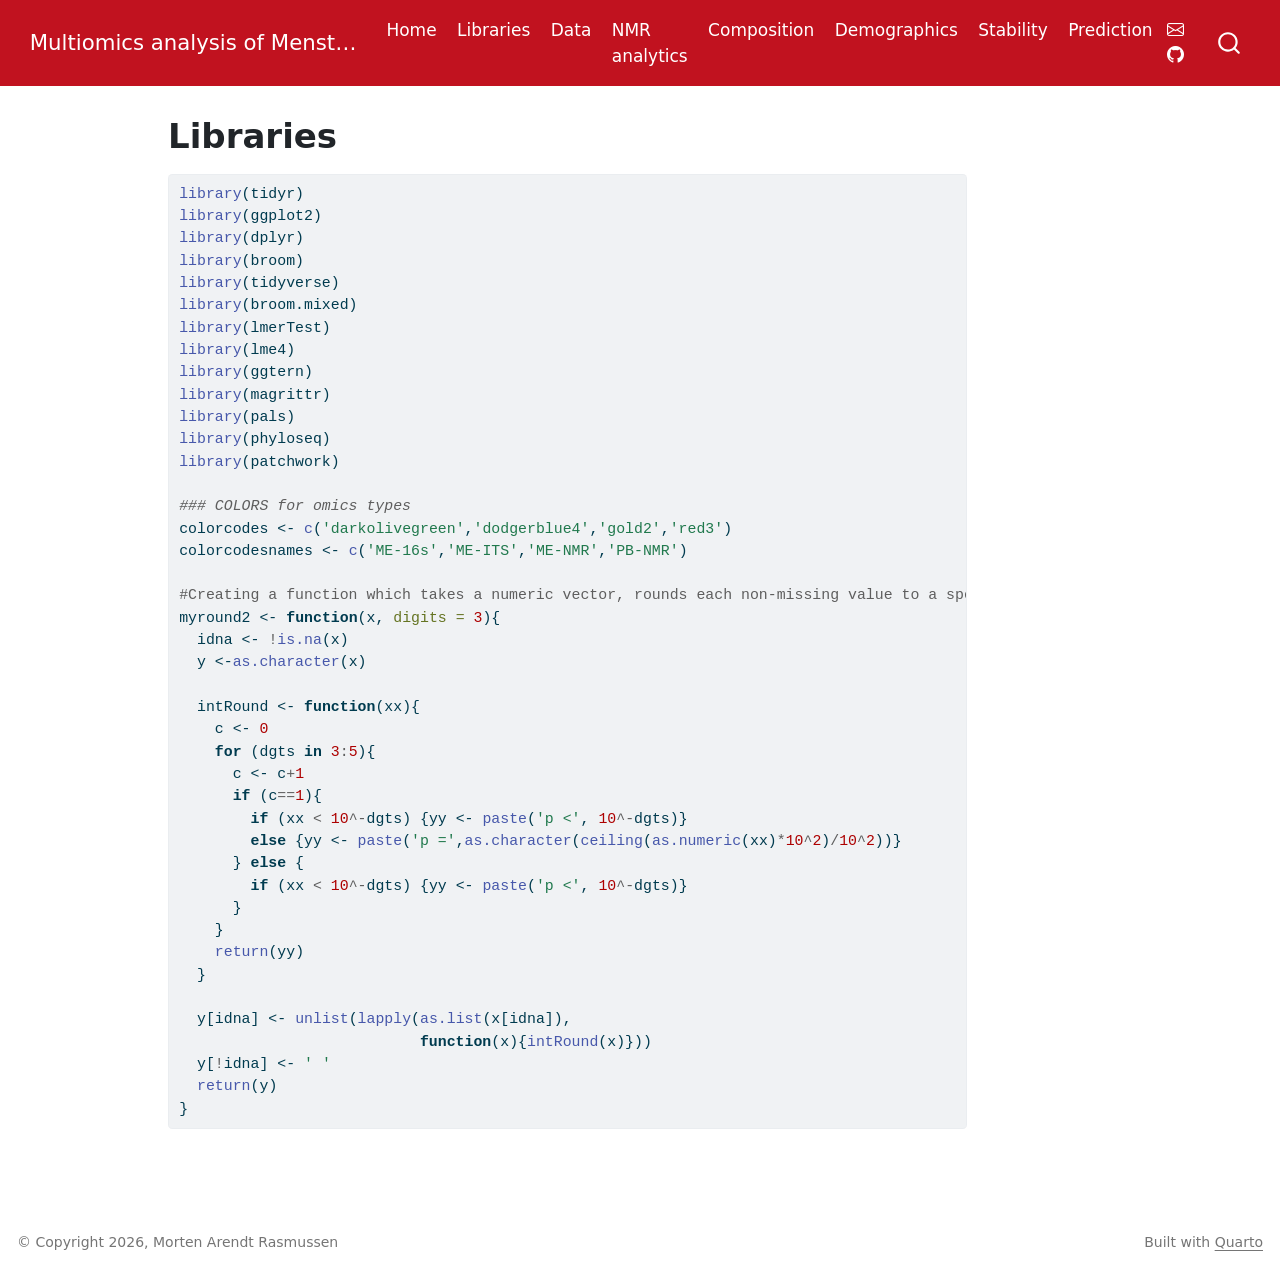
<file: docs/libs.html>
<!DOCTYPE html>
<html xmlns="http://www.w3.org/1999/xhtml" lang="en" xml:lang="en"><head>

<meta charset="utf-8">
<meta name="generator" content="quarto-1.10.18">

<meta name="viewport" content="width=device-width, initial-scale=1.0, user-scalable=yes">


<title>Libraries – Multiomics analysis of Menstrual Effluent</title>
<style>
/* Default styles provided by pandoc.
** See https://pandoc.org/MANUAL.html#variables-for-html for config info.
*/
span.smallcaps{font-variant: small-caps;}
div.columns{display: flex; gap: 1.5em;}
div.column{flex: auto;}
@media screen {
div.columns{gap: min(4vw, 1.5em);}
div.column{overflow-x: auto;}
}
div.hanging-indent{margin-left: 1.5em; text-indent: -1.5em;}
ul.task-list{list-style: none;}
ul.task-list li input[type="checkbox"] {
  width: 0.8em;
  margin: 0 0.8em 0.2em -1em; /* quarto-specific, see https://github.com/quarto-dev/quarto-cli/issues/4556 */ 
  vertical-align: middle;
}
/* CSS for syntax highlighting */
html { -webkit-text-size-adjust: 100%; }
pre > code.sourceCode { white-space: pre; position: relative; }
pre > code.sourceCode > span { display: inline-block; line-height: 1.25; }
pre > code.sourceCode > span:empty { height: 1.2em; }
.sourceCode { overflow: visible; }
code.sourceCode > span { color: inherit; text-decoration: inherit; }
div.sourceCode { margin: 1em 0; }
pre.sourceCode { margin: 0; }
@media screen {
div.sourceCode { overflow: auto; }
}
@media print {
pre > code.sourceCode { white-space: pre-wrap; }
pre > code.sourceCode > span { text-indent: -5em; padding-left: 5em; }
}
pre.numberSource code
  { counter-reset: source-line 0; }
pre.numberSource code > span
  { position: relative; left: -4em; counter-increment: source-line; }
pre.numberSource code > span > a:first-child::before
  { content: counter(source-line);
    position: relative; left: -1em; text-align: right; vertical-align: baseline;
    border: none; display: inline-block;
    -webkit-touch-callout: none; -webkit-user-select: none;
    -khtml-user-select: none; -moz-user-select: none;
    -ms-user-select: none; user-select: none;
    padding: 0 4px; width: 4em;
  }
pre.numberSource { margin-left: 3em;  padding-left: 4px; }
div.sourceCode
  {   }
@media screen {
pre > code.sourceCode > span > a:first-child::before { text-decoration: underline; }
}
</style>


<script src="site_libs/quarto-nav/quarto-nav.js"></script>
<script src="site_libs/clipboard/clipboard.min.js"></script>
<script src="site_libs/quarto-search/autocomplete.umd.js"></script>
<script src="site_libs/quarto-search/fuse.min.js"></script>
<script src="site_libs/quarto-search/quarto-search.js"></script>
<meta name="quarto:offset" content="./">
<script src="site_libs/quarto-html/quarto.js" type="module"></script>
<script src="site_libs/quarto-html/tabsets/tabsets.js" type="module"></script>
<script src="site_libs/quarto-html/popper.min.js"></script>
<script src="site_libs/quarto-html/tippy.umd.min.js"></script>
<script src="site_libs/quarto-html/anchor.min.js"></script>
<link href="site_libs/quarto-html/tippy.css" rel="stylesheet">
<link href="site_libs/quarto-html/quarto-syntax-highlighting-64a204ab8560d761af7679ceaba22944.css" rel="stylesheet" id="quarto-text-highlighting-styles">
<script src="site_libs/bootstrap/bootstrap.min.js"></script>
<link href="site_libs/bootstrap/bootstrap-icons.css" rel="stylesheet">
<link href="site_libs/bootstrap/bootstrap-cdac65ef6dd2c7590da1cb11d2147735.min.css" rel="stylesheet" append-hash="true" id="quarto-bootstrap" data-mode="light">
<script id="quarto-search-options" type="application/json">{
  "location": "navbar",
  "copy-button": false,
  "collapse-after": 3,
  "panel-placement": "end",
  "type": "overlay",
  "limit": 50,
  "keyboard-shortcut": [
    "f",
    "/",
    "s"
  ],
  "show-item-context": false,
  "language": {
    "search-no-results-text": "No results",
    "search-matching-documents-text": "matching documents",
    "search-copy-link-title": "Copy link to search",
    "search-hide-matches-text": "Hide additional matches",
    "search-more-match-text": "more match in this document",
    "search-more-matches-text": "more matches in this document",
    "search-clear-button-title": "Clear",
    "search-text-placeholder": "",
    "search-detached-cancel-button-title": "Cancel",
    "search-submit-button-title": "Submit",
    "search-label": "Search"
  }
}</script>


</head>

<body class="nav-fixed quarto-light">

<div id="quarto-search-results"></div>
  <header id="quarto-header" class="headroom fixed-top">
    <nav class="navbar navbar-expand-lg " data-bs-theme="dark">
      <div class="navbar-container container-fluid">
      <div class="navbar-brand-container mx-auto">
    <a class="navbar-brand" href="./index.html">
    <span class="navbar-title">Multiomics analysis of Menstrual Effluent</span>
    </a>
  </div>
            <div id="quarto-search" class="" title="Search"></div>
          <button class="navbar-toggler" type="button" data-bs-toggle="collapse" data-bs-target="#navbarCollapse" aria-controls="navbarCollapse" role="menu" aria-expanded="false" aria-label="Toggle navigation" onclick="if (window.quartoToggleHeadroom) { window.quartoToggleHeadroom(); }">
  <span class="navbar-toggler-icon"></span>
</button>
          <div class="collapse navbar-collapse" id="navbarCollapse">
            <ul class="navbar-nav navbar-nav-scroll me-auto">
  <li class="nav-item">
    <a class="nav-link" href="./index.html"> 
<span class="menu-text">Home</span></a>
  </li>  
  <li class="nav-item">
    <a class="nav-link active" href="./libs.html" aria-current="page"> 
<span class="menu-text">Libraries</span></a>
  </li>  
  <li class="nav-item">
    <a class="nav-link" href="./data.html"> 
<span class="menu-text">Data</span></a>
  </li>  
  <li class="nav-item">
    <a class="nav-link" href="./NMRanalytics.html"> 
<span class="menu-text">NMR analytics</span></a>
  </li>  
  <li class="nav-item">
    <a class="nav-link" href="./composition.html"> 
<span class="menu-text">Composition</span></a>
  </li>  
  <li class="nav-item">
    <a class="nav-link" href="./demographics.html"> 
<span class="menu-text">Demographics</span></a>
  </li>  
  <li class="nav-item">
    <a class="nav-link" href="./stability.html"> 
<span class="menu-text">Stability</span></a>
  </li>  
  <li class="nav-item">
    <a class="nav-link" href="./prediction.html"> 
<span class="menu-text">Prediction</span></a>
  </li>  
</ul>
          </div> <!-- /navcollapse -->
            <div class="quarto-navbar-tools">
    <a href="" title="" class="quarto-navigation-tool px-1" aria-label=""><i class="bi bi-envelope"></i></a>
    <a href="https://github.com/mortenarendt/multiomics_menstrual_effluent" title="" class="quarto-navigation-tool px-1" aria-label=""><i class="bi bi-github"></i></a>
</div>
      </div> <!-- /container-fluid -->
    </nav>
</header>
<!-- content -->
<div id="quarto-content" class="quarto-container page-columns page-rows-contents page-layout-article page-navbar">
<!-- sidebar -->
<!-- margin-sidebar -->
    <div id="quarto-margin-sidebar" class="sidebar margin-sidebar zindex-bottom">
        
    </div>
<!-- main -->
<main class="content" id="quarto-document-content">

<header id="title-block-header" class="quarto-title-block default">
<div class="quarto-title">
<h1 class="title">Libraries</h1>
</div>



<div class="quarto-title-meta">

    
  
    
  </div>
  


</header>


<div class="cell">
<div class="code-copy-outer-scaffold"><div class="sourceCode cell-code" id="cb1"><pre class="sourceCode r code-with-copy"><code class="sourceCode r"><span id="cb1-1"><a href="#cb1-1" aria-hidden="true" tabindex="-1"></a><span class="fu">library</span>(tidyr)</span>
<span id="cb1-2"><a href="#cb1-2" aria-hidden="true" tabindex="-1"></a><span class="fu">library</span>(ggplot2)</span>
<span id="cb1-3"><a href="#cb1-3" aria-hidden="true" tabindex="-1"></a><span class="fu">library</span>(dplyr)</span>
<span id="cb1-4"><a href="#cb1-4" aria-hidden="true" tabindex="-1"></a><span class="fu">library</span>(broom)</span>
<span id="cb1-5"><a href="#cb1-5" aria-hidden="true" tabindex="-1"></a><span class="fu">library</span>(tidyverse)</span>
<span id="cb1-6"><a href="#cb1-6" aria-hidden="true" tabindex="-1"></a><span class="fu">library</span>(broom.mixed)</span>
<span id="cb1-7"><a href="#cb1-7" aria-hidden="true" tabindex="-1"></a><span class="fu">library</span>(lmerTest)</span>
<span id="cb1-8"><a href="#cb1-8" aria-hidden="true" tabindex="-1"></a><span class="fu">library</span>(lme4)</span>
<span id="cb1-9"><a href="#cb1-9" aria-hidden="true" tabindex="-1"></a><span class="fu">library</span>(ggtern)</span>
<span id="cb1-10"><a href="#cb1-10" aria-hidden="true" tabindex="-1"></a><span class="fu">library</span>(magrittr)</span>
<span id="cb1-11"><a href="#cb1-11" aria-hidden="true" tabindex="-1"></a><span class="fu">library</span>(pals)</span>
<span id="cb1-12"><a href="#cb1-12" aria-hidden="true" tabindex="-1"></a><span class="fu">library</span>(phyloseq)</span>
<span id="cb1-13"><a href="#cb1-13" aria-hidden="true" tabindex="-1"></a><span class="fu">library</span>(patchwork)</span>
<span id="cb1-14"><a href="#cb1-14" aria-hidden="true" tabindex="-1"></a></span>
<span id="cb1-15"><a href="#cb1-15" aria-hidden="true" tabindex="-1"></a><span class="do">### COLORS for omics types</span></span>
<span id="cb1-16"><a href="#cb1-16" aria-hidden="true" tabindex="-1"></a>colorcodes <span class="ot">&lt;-</span> <span class="fu">c</span>(<span class="st">'darkolivegreen'</span>,<span class="st">'dodgerblue4'</span>,<span class="st">'gold2'</span>,<span class="st">'red3'</span>)</span>
<span id="cb1-17"><a href="#cb1-17" aria-hidden="true" tabindex="-1"></a>colorcodesnames <span class="ot">&lt;-</span> <span class="fu">c</span>(<span class="st">'ME-16s'</span>,<span class="st">'ME-ITS'</span>,<span class="st">'ME-NMR'</span>,<span class="st">'PB-NMR'</span>)</span>
<span id="cb1-18"><a href="#cb1-18" aria-hidden="true" tabindex="-1"></a></span>
<span id="cb1-19"><a href="#cb1-19" aria-hidden="true" tabindex="-1"></a><span class="co">#Creating a function which takes a numeric vector, rounds each non-missing value to a specified number of digits and returns a vector with these: </span></span>
<span id="cb1-20"><a href="#cb1-20" aria-hidden="true" tabindex="-1"></a>myround2 <span class="ot">&lt;-</span> <span class="cf">function</span>(x, <span class="at">digits =</span> <span class="dv">3</span>){</span>
<span id="cb1-21"><a href="#cb1-21" aria-hidden="true" tabindex="-1"></a>  idna <span class="ot">&lt;-</span> <span class="sc">!</span><span class="fu">is.na</span>(x)</span>
<span id="cb1-22"><a href="#cb1-22" aria-hidden="true" tabindex="-1"></a>  y <span class="ot">&lt;-</span><span class="fu">as.character</span>(x)</span>
<span id="cb1-23"><a href="#cb1-23" aria-hidden="true" tabindex="-1"></a>  </span>
<span id="cb1-24"><a href="#cb1-24" aria-hidden="true" tabindex="-1"></a>  intRound <span class="ot">&lt;-</span> <span class="cf">function</span>(xx){</span>
<span id="cb1-25"><a href="#cb1-25" aria-hidden="true" tabindex="-1"></a>    c <span class="ot">&lt;-</span> <span class="dv">0</span></span>
<span id="cb1-26"><a href="#cb1-26" aria-hidden="true" tabindex="-1"></a>    <span class="cf">for</span> (dgts <span class="cf">in</span> <span class="dv">3</span><span class="sc">:</span><span class="dv">5</span>){</span>
<span id="cb1-27"><a href="#cb1-27" aria-hidden="true" tabindex="-1"></a>      c <span class="ot">&lt;-</span> c<span class="sc">+</span><span class="dv">1</span></span>
<span id="cb1-28"><a href="#cb1-28" aria-hidden="true" tabindex="-1"></a>      <span class="cf">if</span> (c<span class="sc">==</span><span class="dv">1</span>){</span>
<span id="cb1-29"><a href="#cb1-29" aria-hidden="true" tabindex="-1"></a>        <span class="cf">if</span> (xx <span class="sc">&lt;</span> <span class="dv">10</span><span class="sc">^-</span>dgts) {yy <span class="ot">&lt;-</span> <span class="fu">paste</span>(<span class="st">'p &lt;'</span>, <span class="dv">10</span><span class="sc">^-</span>dgts)} </span>
<span id="cb1-30"><a href="#cb1-30" aria-hidden="true" tabindex="-1"></a>        <span class="cf">else</span> {yy <span class="ot">&lt;-</span> <span class="fu">paste</span>(<span class="st">'p ='</span>,<span class="fu">as.character</span>(<span class="fu">ceiling</span>(<span class="fu">as.numeric</span>(xx)<span class="sc">*</span><span class="dv">10</span><span class="sc">^</span><span class="dv">2</span>)<span class="sc">/</span><span class="dv">10</span><span class="sc">^</span><span class="dv">2</span>))}</span>
<span id="cb1-31"><a href="#cb1-31" aria-hidden="true" tabindex="-1"></a>      } <span class="cf">else</span> {</span>
<span id="cb1-32"><a href="#cb1-32" aria-hidden="true" tabindex="-1"></a>        <span class="cf">if</span> (xx <span class="sc">&lt;</span> <span class="dv">10</span><span class="sc">^-</span>dgts) {yy <span class="ot">&lt;-</span> <span class="fu">paste</span>(<span class="st">'p &lt;'</span>, <span class="dv">10</span><span class="sc">^-</span>dgts)} </span>
<span id="cb1-33"><a href="#cb1-33" aria-hidden="true" tabindex="-1"></a>      }</span>
<span id="cb1-34"><a href="#cb1-34" aria-hidden="true" tabindex="-1"></a>    }</span>
<span id="cb1-35"><a href="#cb1-35" aria-hidden="true" tabindex="-1"></a>    <span class="fu">return</span>(yy)</span>
<span id="cb1-36"><a href="#cb1-36" aria-hidden="true" tabindex="-1"></a>  }</span>
<span id="cb1-37"><a href="#cb1-37" aria-hidden="true" tabindex="-1"></a>  </span>
<span id="cb1-38"><a href="#cb1-38" aria-hidden="true" tabindex="-1"></a>  y[idna] <span class="ot">&lt;-</span> <span class="fu">unlist</span>(<span class="fu">lapply</span>(<span class="fu">as.list</span>(x[idna]),</span>
<span id="cb1-39"><a href="#cb1-39" aria-hidden="true" tabindex="-1"></a>                           <span class="cf">function</span>(x){<span class="fu">intRound</span>(x)}))</span>
<span id="cb1-40"><a href="#cb1-40" aria-hidden="true" tabindex="-1"></a>  y[<span class="sc">!</span>idna] <span class="ot">&lt;-</span> <span class="st">' '</span></span>
<span id="cb1-41"><a href="#cb1-41" aria-hidden="true" tabindex="-1"></a>  <span class="fu">return</span>(y)</span>
<span id="cb1-42"><a href="#cb1-42" aria-hidden="true" tabindex="-1"></a>}</span></code></pre></div><button title="Copy to Clipboard" class="code-copy-button"><i class="bi"></i></button></div>
</div>



</main> <!-- /main -->
<script id="quarto-html-after-body" type="application/javascript">
  window.document.addEventListener("DOMContentLoaded", function (event) {
    const icon = "";
    const anchorJS = new window.AnchorJS();
    anchorJS.options = {
      placement: 'right',
      icon: icon
    };
    anchorJS.add('.anchored');
    const isCodeAnnotation = (el) => {
      for (const clz of el.classList) {
        if (clz.startsWith('code-annotation-')) {                     
          return true;
        }
      }
      return false;
    }
    const onCopySuccess = function(e) {
      // button target
      const button = e.trigger;
      // don't keep focus
      button.blur();
      // flash "checked"
      button.classList.add('code-copy-button-checked');
      var currentTitle = button.getAttribute("title");
      button.setAttribute("title", "Copied!");
      let tooltip;
      if (window.bootstrap) {
        button.setAttribute("data-bs-toggle", "tooltip");
        button.setAttribute("data-bs-placement", "left");
        button.setAttribute("data-bs-title", "Copied!");
        tooltip = new bootstrap.Tooltip(button, 
          { trigger: "manual", 
            customClass: "code-copy-button-tooltip",
            offset: [0, -8]});
        tooltip.show();    
      }
      setTimeout(function() {
        if (tooltip) {
          tooltip.hide();
          button.removeAttribute("data-bs-title");
          button.removeAttribute("data-bs-toggle");
          button.removeAttribute("data-bs-placement");
        }
        button.setAttribute("title", currentTitle);
        button.classList.remove('code-copy-button-checked');
      }, 1000);
      // clear code selection
      e.clearSelection();
    }
    const getTextToCopy = function(trigger) {
      const outerScaffold = trigger.parentElement.cloneNode(true);
      const codeEl = outerScaffold.querySelector('code');
      for (const childEl of codeEl.children) {
        if (isCodeAnnotation(childEl)) {
          childEl.remove();
        }
      }
      return codeEl.innerText;
    }
    const clipboard = new window.ClipboardJS('.code-copy-button:not([data-in-quarto-modal])', {
      text: getTextToCopy
    });
    clipboard.on('success', onCopySuccess);
    if (window.document.getElementById('quarto-embedded-source-code-modal')) {
      const clipboardModal = new window.ClipboardJS('.code-copy-button[data-in-quarto-modal]', {
        text: getTextToCopy,
        container: window.document.getElementById('quarto-embedded-source-code-modal')
      });
      clipboardModal.on('success', onCopySuccess);
    }
      var localhostRegex = new RegExp(/^(?:http|https):\/\/localhost\:?[0-9]*\//);
      var mailtoRegex = new RegExp(/^mailto:/);
        var filterRegex = new RegExp('/' + window.location.host + '/');
      var isInternal = (href) => {
          return filterRegex.test(href) || localhostRegex.test(href) || mailtoRegex.test(href);
      }
      // Inspect non-navigation links and adorn them if external
     var links = window.document.querySelectorAll('a[href]:not(.nav-link):not(.navbar-brand):not(.toc-action):not(.sidebar-link):not(.sidebar-item-toggle):not(.pagination-link):not(.no-external):not([aria-hidden]):not(.dropdown-item):not(.quarto-navigation-tool):not(.about-link)');
      for (var i=0; i<links.length; i++) {
        const link = links[i];
        if (!isInternal(link.href)) {
          // undo the damage that might have been done by quarto-nav.js in the case of
          // links that we want to consider external
          if (link.dataset.originalHref !== undefined) {
            link.href = link.dataset.originalHref;
          }
        }
      }
    function tippyHover(el, contentFn, onTriggerFn, onUntriggerFn) {
      const config = {
        allowHTML: true,
        maxWidth: 500,
        delay: 100,
        arrow: false,
        appendTo: function(el) {
            return el.parentElement;
        },
        interactive: true,
        interactiveBorder: 10,
        theme: 'quarto',
        placement: 'bottom-start',
      };
      if (contentFn) {
        config.content = contentFn;
      }
      if (onTriggerFn) {
        config.onTrigger = onTriggerFn;
      }
      if (onUntriggerFn) {
        config.onUntrigger = onUntriggerFn;
      }
      window.tippy(el, config); 
    }
    const noterefs = window.document.querySelectorAll('a[role="doc-noteref"]');
    for (var i=0; i<noterefs.length; i++) {
      const ref = noterefs[i];
      tippyHover(ref, function() {
        // use id or data attribute instead here
        let href = ref.getAttribute('data-footnote-href') || ref.getAttribute('href');
        try { href = new URL(href).hash; } catch {}
        const id = href.replace(/^#\/?/, "");
        const note = window.document.getElementById(id);
        if (note) {
          return note.innerHTML;
        } else {
          return "";
        }
      });
    }
    const xrefs = window.document.querySelectorAll('a.quarto-xref');
    const processXRef = (id, note) => {
      // Strip column container classes
      const stripColumnClz = (el) => {
        el.classList.remove("page-full", "page-columns");
        if (el.children) {
          for (const child of el.children) {
            stripColumnClz(child);
          }
        }
      }
      stripColumnClz(note)
      if (id === null || id.startsWith('sec-')) {
        // Special case sections, only their first couple elements
        const container = document.createElement("div");
        if (note.children && note.children.length > 2) {
          container.appendChild(note.children[0].cloneNode(true));
          for (let i = 1; i < note.children.length; i++) {
            const child = note.children[i];
            if (child.tagName === "P" && child.innerText === "") {
              continue;
            } else {
              container.appendChild(child.cloneNode(true));
              break;
            }
          }
          if (window.Quarto?.typesetMath) {
            window.Quarto.typesetMath(container);
          }
          return container.innerHTML
        } else {
          if (window.Quarto?.typesetMath) {
            window.Quarto.typesetMath(note);
          }
          return note.innerHTML;
        }
      } else {
        // Remove any anchor links if they are present
        const anchorLink = note.querySelector('a.anchorjs-link');
        if (anchorLink) {
          anchorLink.remove();
        }
        if (window.Quarto?.typesetMath) {
          window.Quarto.typesetMath(note);
        }
        if (note.classList.contains("callout")) {
          return note.outerHTML;
        } else {
          return note.innerHTML;
        }
      }
    }
    for (var i=0; i<xrefs.length; i++) {
      const xref = xrefs[i];
      tippyHover(xref, undefined, function(instance) {
        instance.disable();
        let url = xref.getAttribute('href');
        let hash = undefined; 
        if (url.startsWith('#')) {
          hash = url;
        } else {
          try { hash = new URL(url).hash; } catch {}
        }
        if (hash) {
          const id = hash.replace(/^#\/?/, "");
          const note = window.document.getElementById(id);
          if (note !== null) {
            try {
              const html = processXRef(id, note.cloneNode(true));
              instance.setContent(html);
            } finally {
              instance.enable();
              instance.show();
            }
          } else {
            // See if we can fetch this
            fetch(url.split('#')[0])
            .then(res => res.text())
            .then(html => {
              const parser = new DOMParser();
              const htmlDoc = parser.parseFromString(html, "text/html");
              const note = htmlDoc.getElementById(id);
              if (note !== null) {
                const html = processXRef(id, note);
                instance.setContent(html);
              } 
            }).finally(() => {
              instance.enable();
              instance.show();
            });
          }
        } else {
          // See if we can fetch a full url (with no hash to target)
          // This is a special case and we should probably do some content thinning / targeting
          fetch(url)
          .then(res => res.text())
          .then(html => {
            const parser = new DOMParser();
            const htmlDoc = parser.parseFromString(html, "text/html");
            const note = htmlDoc.querySelector('main.content');
            if (note !== null) {
              // This should only happen for chapter cross references
              // (since there is no id in the URL)
              // remove the first header
              if (note.children.length > 0 && note.children[0].tagName === "HEADER") {
                note.children[0].remove();
              }
              const html = processXRef(null, note);
              instance.setContent(html);
            } 
          }).finally(() => {
            instance.enable();
            instance.show();
          });
        }
      }, function(instance) {
      });
    }
        let selectedAnnoteEl;
        const selectorForAnnotation = ( cell, annotation) => {
          let cellAttr = 'data-code-cell="' + cell + '"';
          let lineAttr = 'data-code-annotation="' +  annotation + '"';
          const selector = 'span[' + cellAttr + '][' + lineAttr + ']';
          return selector;
        }
        const selectCodeLines = (annoteEl) => {
          const doc = window.document;
          const targetCell = annoteEl.getAttribute("data-target-cell");
          const targetAnnotation = annoteEl.getAttribute("data-target-annotation");
          const annoteSpan = window.document.querySelector(selectorForAnnotation(targetCell, targetAnnotation));
          const lines = annoteSpan.getAttribute("data-code-lines").split(",");
          const lineIds = lines.map((line) => {
            return targetCell + "-" + line;
          })
          let top = null;
          let height = null;
          let parent = null;
          if (lineIds.length > 0) {
              //compute the position of the single el (top and bottom and make a div)
              const el = window.document.getElementById(lineIds[0]);
              top = el.offsetTop;
              height = el.offsetHeight;
              parent = el.parentElement.parentElement;
            if (lineIds.length > 1) {
              const lastEl = window.document.getElementById(lineIds[lineIds.length - 1]);
              const bottom = lastEl.offsetTop + lastEl.offsetHeight;
              height = bottom - top;
            }
            if (top !== null && height !== null && parent !== null) {
              // cook up a div (if necessary) and position it 
              let div = window.document.getElementById("code-annotation-line-highlight");
              if (div === null) {
                div = window.document.createElement("div");
                div.setAttribute("id", "code-annotation-line-highlight");
                div.style.position = 'absolute';
                parent.appendChild(div);
              }
              div.style.top = top - 2 + "px";
              div.style.height = height + 4 + "px";
              div.style.left = 0;
              let gutterDiv = window.document.getElementById("code-annotation-line-highlight-gutter");
              if (gutterDiv === null) {
                gutterDiv = window.document.createElement("div");
                gutterDiv.setAttribute("id", "code-annotation-line-highlight-gutter");
                gutterDiv.style.position = 'absolute';
                const codeCell = window.document.getElementById(targetCell);
                const gutter = codeCell.querySelector('.code-annotation-gutter');
                gutter.appendChild(gutterDiv);
              }
              gutterDiv.style.top = top - 2 + "px";
              gutterDiv.style.height = height + 4 + "px";
            }
            selectedAnnoteEl = annoteEl;
          }
        };
        const unselectCodeLines = () => {
          const elementsIds = ["code-annotation-line-highlight", "code-annotation-line-highlight-gutter"];
          elementsIds.forEach((elId) => {
            const div = window.document.getElementById(elId);
            if (div) {
              div.remove();
            }
          });
          selectedAnnoteEl = undefined;
        };
          // Handle positioning of the toggle
      window.addEventListener(
        "resize",
        throttle(() => {
          elRect = undefined;
          if (selectedAnnoteEl) {
            selectCodeLines(selectedAnnoteEl);
          }
        }, 10)
      );
      function throttle(fn, ms) {
      let throttle = false;
      let timer;
        return (...args) => {
          if(!throttle) { // first call gets through
              fn.apply(this, args);
              throttle = true;
          } else { // all the others get throttled
              if(timer) clearTimeout(timer); // cancel #2
              timer = setTimeout(() => {
                fn.apply(this, args);
                timer = throttle = false;
              }, ms);
          }
        };
      }
        // Attach click handler to the DT
        const annoteDls = window.document.querySelectorAll('dt[data-target-cell]');
        for (const annoteDlNode of annoteDls) {
          annoteDlNode.addEventListener('click', (event) => {
            const clickedEl = event.target;
            if (clickedEl !== selectedAnnoteEl) {
              unselectCodeLines();
              const activeEl = window.document.querySelector('dt[data-target-cell].code-annotation-active');
              if (activeEl) {
                activeEl.classList.remove('code-annotation-active');
              }
              selectCodeLines(clickedEl);
              clickedEl.classList.add('code-annotation-active');
            } else {
              // Unselect the line
              unselectCodeLines();
              clickedEl.classList.remove('code-annotation-active');
            }
          });
        }
    const findCites = (el) => {
      const parentEl = el.parentElement;
      if (parentEl) {
        const cites = parentEl.dataset.cites;
        if (cites) {
          return {
            el,
            cites: cites.split(' ')
          };
        } else {
          return findCites(el.parentElement)
        }
      } else {
        return undefined;
      }
    };
    var bibliorefs = window.document.querySelectorAll('a[role="doc-biblioref"]');
    for (var i=0; i<bibliorefs.length; i++) {
      const ref = bibliorefs[i];
      const citeInfo = findCites(ref);
      if (citeInfo) {
        tippyHover(citeInfo.el, function() {
          var popup = window.document.createElement('div');
          citeInfo.cites.forEach(function(cite) {
            var citeDiv = window.document.createElement('div');
            citeDiv.classList.add('hanging-indent');
            citeDiv.classList.add('csl-entry');
            var biblioDiv = window.document.getElementById('ref-' + cite);
            if (biblioDiv) {
              citeDiv.innerHTML = biblioDiv.innerHTML;
            }
            popup.appendChild(citeDiv);
          });
          return popup.innerHTML;
        });
      }
    }
  });
  </script>
</div> <!-- /content -->
<footer class="footer">
  <div class="nav-footer">
    <div class="nav-footer-left">
<p>© Copyright 2026, Morten Arendt Rasmussen</p>
</div>   
    <div class="nav-footer-center">
      &nbsp;
    </div>
    <div class="nav-footer-right">
<p>Built with <a href="https://quarto.org/">Quarto</a></p>
</div>
  </div>
</footer>




</body></html>
</file>
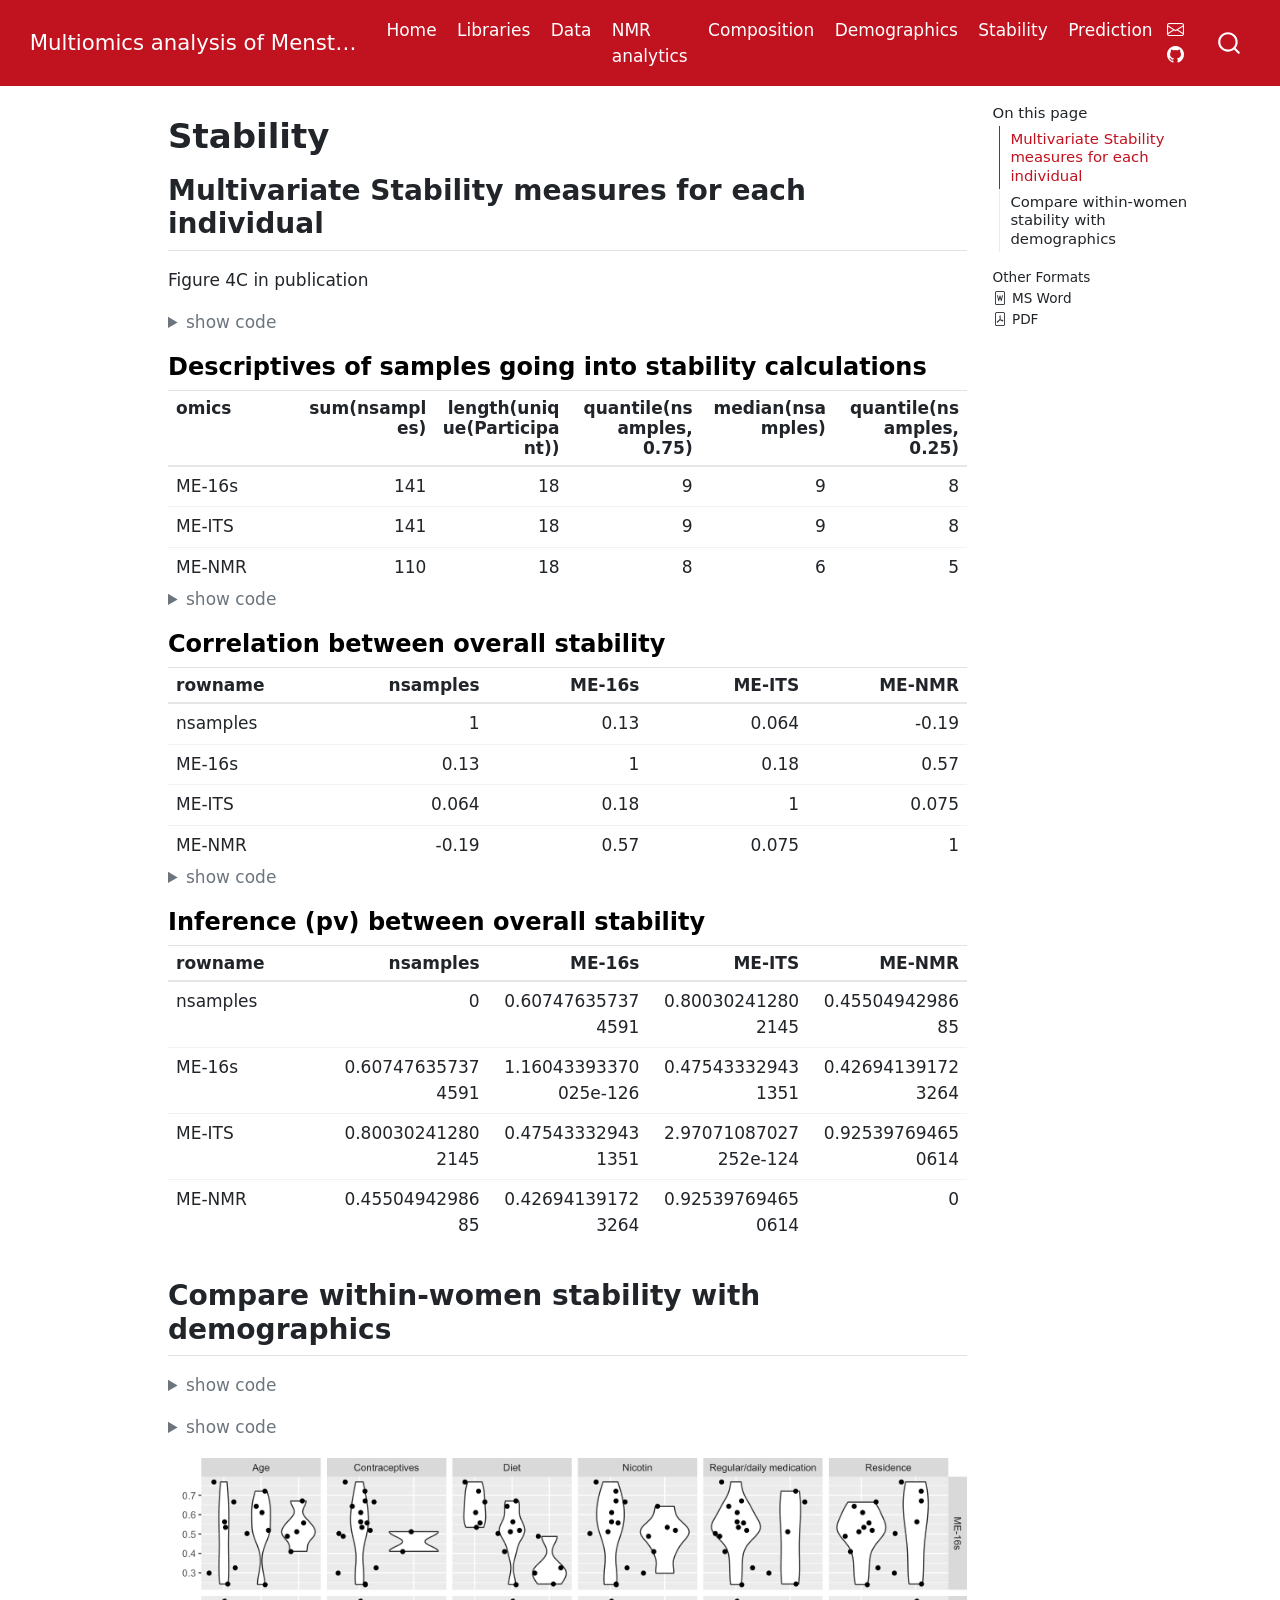
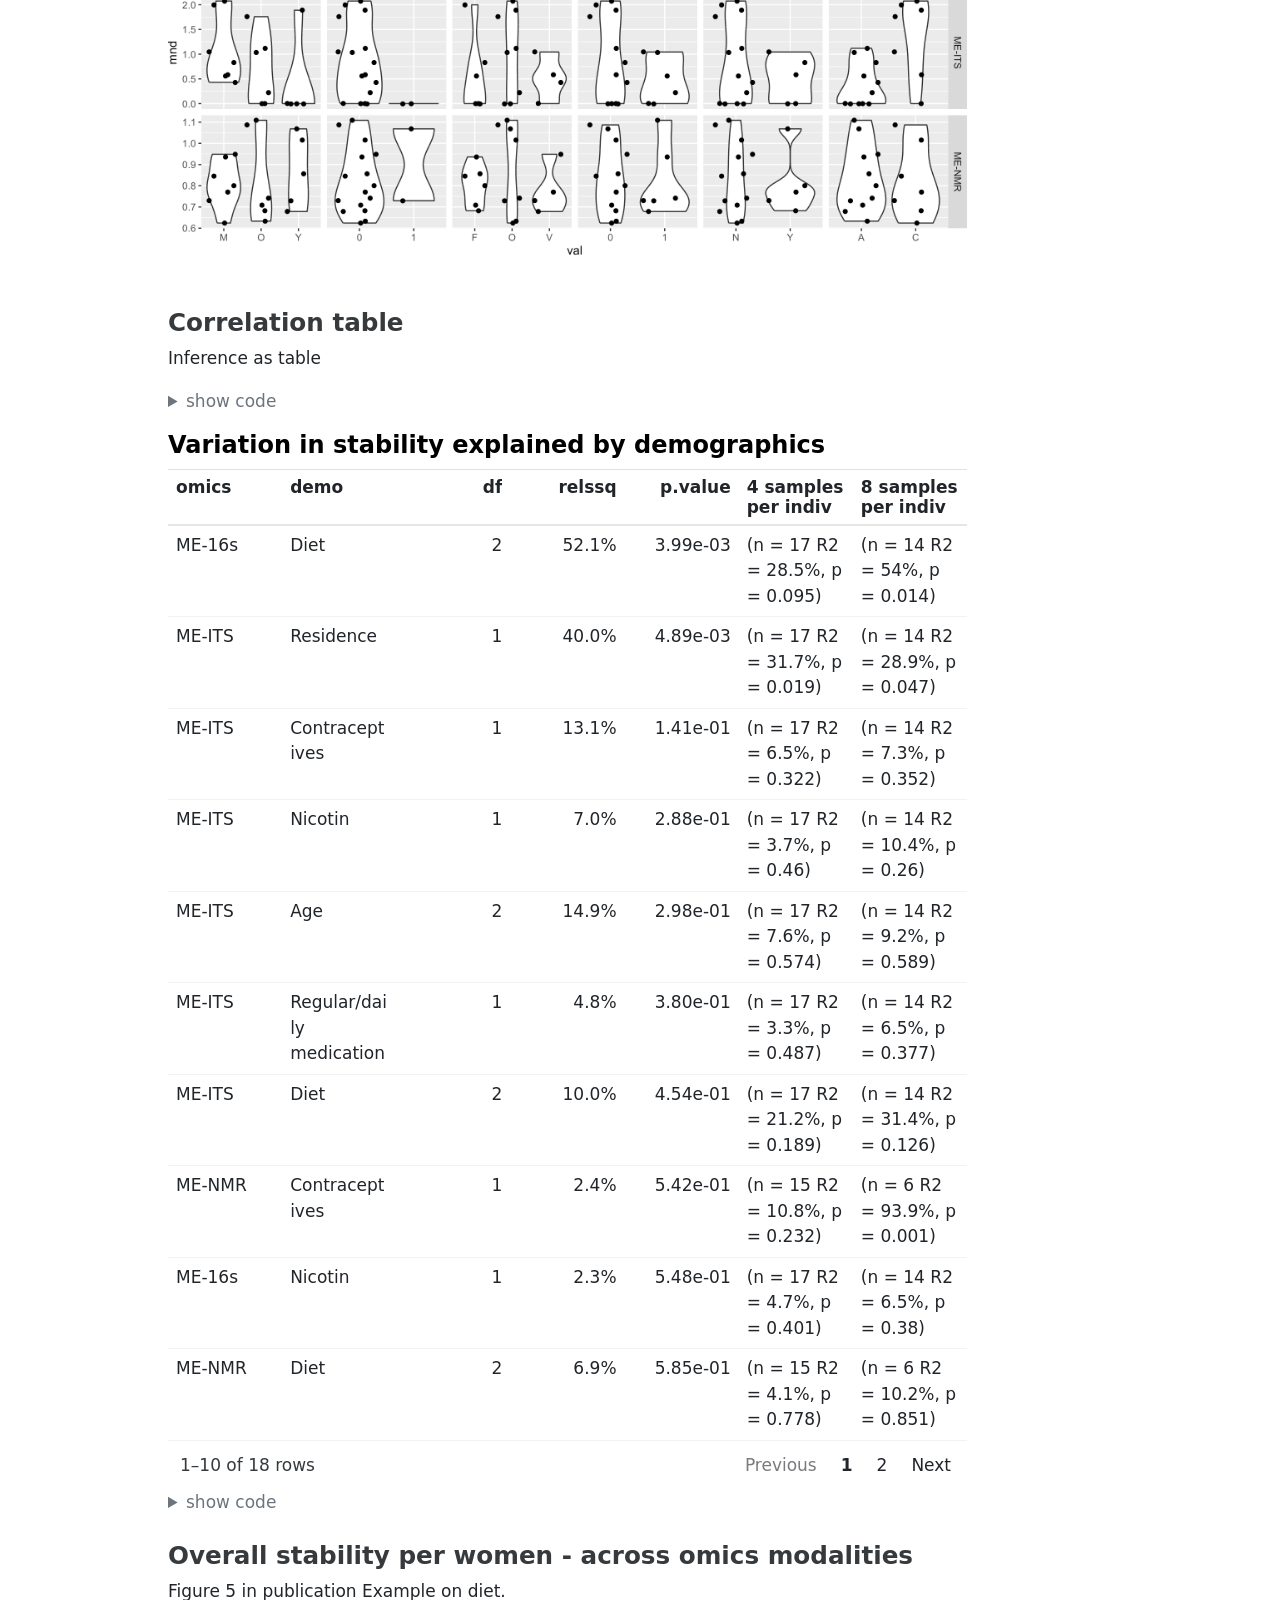
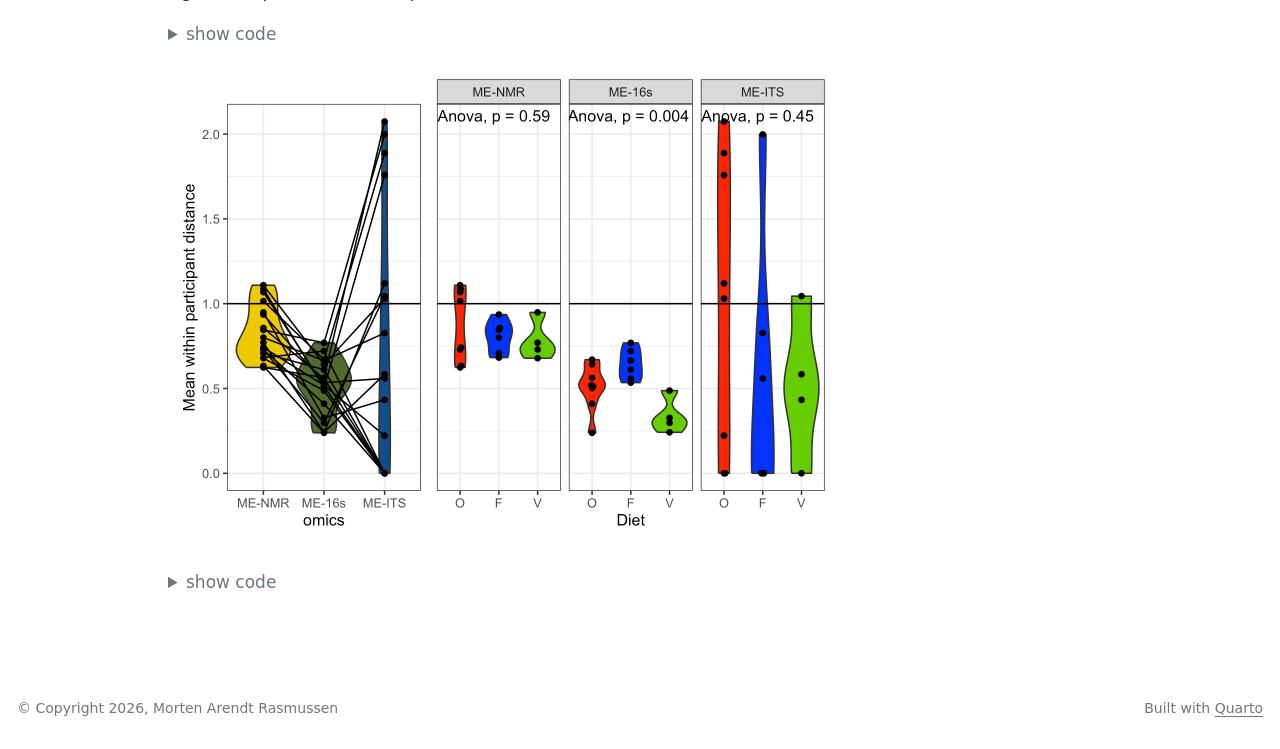
<file: docs/stability.html>
<!DOCTYPE html>
<html xmlns="http://www.w3.org/1999/xhtml" lang="en" xml:lang="en"><head>

<meta charset="utf-8">
<meta name="generator" content="quarto-1.10.18">

<meta name="viewport" content="width=device-width, initial-scale=1.0, user-scalable=yes">


<title>Stability – Multiomics analysis of Menstrual Effluent</title>
<style>
/* Default styles provided by pandoc.
** See https://pandoc.org/MANUAL.html#variables-for-html for config info.
*/
span.smallcaps{font-variant: small-caps;}
div.columns{display: flex; gap: 1.5em;}
div.column{flex: auto;}
@media screen {
div.columns{gap: min(4vw, 1.5em);}
div.column{overflow-x: auto;}
}
div.hanging-indent{margin-left: 1.5em; text-indent: -1.5em;}
ul.task-list{list-style: none;}
ul.task-list li input[type="checkbox"] {
  width: 0.8em;
  margin: 0 0.8em 0.2em -1em; /* quarto-specific, see https://github.com/quarto-dev/quarto-cli/issues/4556 */ 
  vertical-align: middle;
}
/* CSS for syntax highlighting */
html { -webkit-text-size-adjust: 100%; }
pre > code.sourceCode { white-space: pre; position: relative; }
pre > code.sourceCode > span { display: inline-block; line-height: 1.25; }
pre > code.sourceCode > span:empty { height: 1.2em; }
.sourceCode { overflow: visible; }
code.sourceCode > span { color: inherit; text-decoration: inherit; }
div.sourceCode { margin: 1em 0; }
pre.sourceCode { margin: 0; }
@media screen {
div.sourceCode { overflow: auto; }
}
@media print {
pre > code.sourceCode { white-space: pre-wrap; }
pre > code.sourceCode > span { text-indent: -5em; padding-left: 5em; }
}
pre.numberSource code
  { counter-reset: source-line 0; }
pre.numberSource code > span
  { position: relative; left: -4em; counter-increment: source-line; }
pre.numberSource code > span > a:first-child::before
  { content: counter(source-line);
    position: relative; left: -1em; text-align: right; vertical-align: baseline;
    border: none; display: inline-block;
    -webkit-touch-callout: none; -webkit-user-select: none;
    -khtml-user-select: none; -moz-user-select: none;
    -ms-user-select: none; user-select: none;
    padding: 0 4px; width: 4em;
  }
pre.numberSource { margin-left: 3em;  padding-left: 4px; }
div.sourceCode
  {   }
@media screen {
pre > code.sourceCode > span > a:first-child::before { text-decoration: underline; }
}
</style>


<script src="site_libs/quarto-nav/quarto-nav.js"></script>
<script src="site_libs/clipboard/clipboard.min.js"></script>
<script src="site_libs/quarto-search/autocomplete.umd.js"></script>
<script src="site_libs/quarto-search/fuse.min.js"></script>
<script src="site_libs/quarto-search/quarto-search.js"></script>
<meta name="quarto:offset" content="./">
<script src="site_libs/quarto-html/quarto.js" type="module"></script>
<script src="site_libs/quarto-html/tabsets/tabsets.js" type="module"></script>
<script src="site_libs/quarto-html/popper.min.js"></script>
<script src="site_libs/quarto-html/tippy.umd.min.js"></script>
<script src="site_libs/quarto-html/anchor.min.js"></script>
<link href="site_libs/quarto-html/tippy.css" rel="stylesheet">
<link href="site_libs/quarto-html/quarto-syntax-highlighting-64a204ab8560d761af7679ceaba22944.css" rel="stylesheet" id="quarto-text-highlighting-styles">
<script src="site_libs/bootstrap/bootstrap.min.js"></script>
<link href="site_libs/bootstrap/bootstrap-icons.css" rel="stylesheet">
<link href="site_libs/bootstrap/bootstrap-cdac65ef6dd2c7590da1cb11d2147735.min.css" rel="stylesheet" append-hash="true" id="quarto-bootstrap" data-mode="light">
<script id="quarto-search-options" type="application/json">{
  "location": "navbar",
  "copy-button": false,
  "collapse-after": 3,
  "panel-placement": "end",
  "type": "overlay",
  "limit": 50,
  "keyboard-shortcut": [
    "f",
    "/",
    "s"
  ],
  "show-item-context": false,
  "language": {
    "search-no-results-text": "No results",
    "search-matching-documents-text": "matching documents",
    "search-copy-link-title": "Copy link to search",
    "search-hide-matches-text": "Hide additional matches",
    "search-more-match-text": "more match in this document",
    "search-more-matches-text": "more matches in this document",
    "search-clear-button-title": "Clear",
    "search-text-placeholder": "",
    "search-detached-cancel-button-title": "Cancel",
    "search-submit-button-title": "Submit",
    "search-label": "Search"
  }
}</script>
<script src="site_libs/core-js-2.5.3/shim.min.js"></script>
<script src="site_libs/react-18.2.0/react.min.js"></script>
<script src="site_libs/react-18.2.0/react-dom.min.js"></script>
<script src="site_libs/reactwidget-2.0.0/react-tools.js"></script>
<link href="site_libs/htmltools-fill-0.5.9/fill.css" rel="stylesheet">
<script src="site_libs/htmlwidgets-1.6.4/htmlwidgets.js"></script>
<link href="site_libs/reactable-0.4.5/reactable.css" rel="stylesheet">
<script src="site_libs/reactable-binding-0.4.5/reactable.js"></script>


</head>

<body class="nav-fixed quarto-light">

<div id="quarto-search-results"></div>
  <header id="quarto-header" class="headroom fixed-top">
    <nav class="navbar navbar-expand-lg " data-bs-theme="dark">
      <div class="navbar-container container-fluid">
      <div class="navbar-brand-container mx-auto">
    <a class="navbar-brand" href="./index.html">
    <span class="navbar-title">Multiomics analysis of Menstrual Effluent</span>
    </a>
  </div>
            <div id="quarto-search" class="" title="Search"></div>
          <button class="navbar-toggler" type="button" data-bs-toggle="collapse" data-bs-target="#navbarCollapse" aria-controls="navbarCollapse" role="menu" aria-expanded="false" aria-label="Toggle navigation" onclick="if (window.quartoToggleHeadroom) { window.quartoToggleHeadroom(); }">
  <span class="navbar-toggler-icon"></span>
</button>
          <div class="collapse navbar-collapse" id="navbarCollapse">
            <ul class="navbar-nav navbar-nav-scroll me-auto">
  <li class="nav-item">
    <a class="nav-link" href="./index.html"> 
<span class="menu-text">Home</span></a>
  </li>  
  <li class="nav-item">
    <a class="nav-link" href="./libs.html"> 
<span class="menu-text">Libraries</span></a>
  </li>  
  <li class="nav-item">
    <a class="nav-link" href="./data.html"> 
<span class="menu-text">Data</span></a>
  </li>  
  <li class="nav-item">
    <a class="nav-link" href="./NMRanalytics.html"> 
<span class="menu-text">NMR analytics</span></a>
  </li>  
  <li class="nav-item">
    <a class="nav-link" href="./composition.html"> 
<span class="menu-text">Composition</span></a>
  </li>  
  <li class="nav-item">
    <a class="nav-link" href="./demographics.html"> 
<span class="menu-text">Demographics</span></a>
  </li>  
  <li class="nav-item">
    <a class="nav-link active" href="./stability.html" aria-current="page"> 
<span class="menu-text">Stability</span></a>
  </li>  
  <li class="nav-item">
    <a class="nav-link" href="./prediction.html"> 
<span class="menu-text">Prediction</span></a>
  </li>  
</ul>
          </div> <!-- /navcollapse -->
            <div class="quarto-navbar-tools">
    <a href="" title="" class="quarto-navigation-tool px-1" aria-label=""><i class="bi bi-envelope"></i></a>
    <a href="https://github.com/mortenarendt/multiomics_menstrual_effluent" title="" class="quarto-navigation-tool px-1" aria-label=""><i class="bi bi-github"></i></a>
</div>
      </div> <!-- /container-fluid -->
    </nav>
</header>
<!-- content -->
<div id="quarto-content" class="quarto-container page-columns page-rows-contents page-layout-article page-navbar">
<!-- sidebar -->
<!-- margin-sidebar -->
    <div id="quarto-margin-sidebar" class="sidebar margin-sidebar">
        <nav id="TOC" role="doc-toc" class="toc-active">
    <h2 id="toc-title">On this page</h2>
   
  <ul>
  <li><a href="#multivariate-stability-measures-for-each-individual" id="toc-multivariate-stability-measures-for-each-individual" class="nav-link active" data-scroll-target="#multivariate-stability-measures-for-each-individual">Multivariate Stability measures for each individual</a></li>
  <li><a href="#compare-within-women-stability-with-demographics" id="toc-compare-within-women-stability-with-demographics" class="nav-link" data-scroll-target="#compare-within-women-stability-with-demographics">Compare within-women stability with demographics</a>
  <ul class="collapse">
  <li><a href="#correlation-table" id="toc-correlation-table" class="nav-link" data-scroll-target="#correlation-table">Correlation table</a></li>
  <li><a href="#overall-stability-per-women---across-omics-modalities" id="toc-overall-stability-per-women---across-omics-modalities" class="nav-link" data-scroll-target="#overall-stability-per-women---across-omics-modalities">Overall stability per women - across omics modalities</a></li>
  </ul></li>
  </ul>
<div class="quarto-alternate-formats"><h2>Other Formats</h2><ul><li><a href="stability.docx"><i class="bi bi-file-word"></i>MS Word</a></li><li><a href="stability.pdf"><i class="bi bi-file-pdf"></i>PDF</a></li></ul></div></nav>
    </div>
<!-- main -->
<main class="content" id="quarto-document-content">

<header id="title-block-header" class="quarto-title-block default">
<div class="quarto-title">
<h1 class="title">Stability</h1>
</div>



<div class="quarto-title-meta">

    
  
    
  </div>
  


</header>


<section id="multivariate-stability-measures-for-each-individual" class="level2">
<h2 class="anchored" data-anchor-id="multivariate-stability-measures-for-each-individual">Multivariate Stability measures for each individual</h2>
<p>Figure 4C in publication</p>
<div class="cell">
<details class="code-fold">
<summary>show code</summary>
<div class="code-copy-outer-scaffold"><div class="sourceCode cell-code" id="cb1"><pre class="sourceCode r code-with-copy"><code class="sourceCode r"><span id="cb1-1"><a href="#cb1-1" aria-hidden="true" tabindex="-1"></a>df <span class="ot">&lt;-</span> MEconc_newlong <span class="sc">%&gt;%</span> </span>
<span id="cb1-2"><a href="#cb1-2" aria-hidden="true" tabindex="-1"></a>  ungroup <span class="sc">%&gt;%</span> </span>
<span id="cb1-3"><a href="#cb1-3" aria-hidden="true" tabindex="-1"></a>  <span class="fu">filter</span>(<span class="sc">!</span><span class="fu">is.na</span>(<span class="st">`</span><span class="at">Sample ID</span><span class="st">`</span>)) <span class="sc">%&gt;%</span> </span>
<span id="cb1-4"><a href="#cb1-4" aria-hidden="true" tabindex="-1"></a>  <span class="fu">filter</span>(<span class="sc">!</span><span class="fu">str_detect</span>(met,<span class="st">'PC'</span>)) <span class="sc">%&gt;%</span> </span>
<span id="cb1-5"><a href="#cb1-5" aria-hidden="true" tabindex="-1"></a>  <span class="fu">filter</span>(<span class="sc">!</span>(<span class="fu">str_detect</span>(met,<span class="st">'glycerol'</span>) <span class="sc">|</span> met <span class="sc">==</span> <span class="st">'ERECTIC'</span> <span class="sc">|</span> met<span class="sc">==</span><span class="st">'TSP'</span> <span class="sc">|</span> <span class="fu">str_detect</span>(met,<span class="st">'PC'</span>))) <span class="sc">%&gt;%</span> </span>
<span id="cb1-6"><a href="#cb1-6" aria-hidden="true" tabindex="-1"></a>  <span class="fu">filter</span>(<span class="sc">!</span>(<span class="fu">str_detect</span>(met,<span class="st">'glycerol'</span>) <span class="sc">|</span> <span class="fu">str_detect</span>(met,<span class="st">'EDTA'</span>) <span class="sc">|</span> met <span class="sc">==</span> <span class="st">'ERECTIC'</span> <span class="sc">|</span> met<span class="sc">==</span><span class="st">'TSP'</span> )) <span class="sc">%&gt;%</span> </span>
<span id="cb1-7"><a href="#cb1-7" aria-hidden="true" tabindex="-1"></a>  dplyr<span class="sc">::</span><span class="fu">select</span>(<span class="st">`</span><span class="at">Sample ID</span><span class="st">`</span>, met,logy) <span class="sc">%&gt;%</span> </span>
<span id="cb1-8"><a href="#cb1-8" aria-hidden="true" tabindex="-1"></a>  <span class="fu">spread</span>(met,logy) </span>
<span id="cb1-9"><a href="#cb1-9" aria-hidden="true" tabindex="-1"></a>DMENMR <span class="ot">&lt;-</span> <span class="fu">dist</span>(<span class="fu">scale</span>(df[,<span class="sc">-</span><span class="dv">1</span>]))</span>
<span id="cb1-10"><a href="#cb1-10" aria-hidden="true" tabindex="-1"></a>medianNMR <span class="ot">&lt;-</span> DMENMR <span class="sc">%&gt;%</span> <span class="fu">as.vector</span>() <span class="sc">%&gt;%</span> <span class="fu">median</span>()</span>
<span id="cb1-11"><a href="#cb1-11" aria-hidden="true" tabindex="-1"></a>df <span class="ot">&lt;-</span> df <span class="sc">%&gt;%</span> <span class="fu">mutate</span>(<span class="at">Participant =</span> <span class="st">`</span><span class="at">Sample ID</span><span class="st">`</span> <span class="sc">%&gt;%</span> <span class="fu">substr</span>(<span class="dv">1</span>,<span class="dv">1</span>))</span>
<span id="cb1-12"><a href="#cb1-12" aria-hidden="true" tabindex="-1"></a></span>
<span id="cb1-13"><a href="#cb1-13" aria-hidden="true" tabindex="-1"></a>phyXsel16s <span class="ot">&lt;-</span> phyX <span class="sc">%&gt;%</span> </span>
<span id="cb1-14"><a href="#cb1-14" aria-hidden="true" tabindex="-1"></a>  <span class="fu">subset_samples</span>(<span class="sc">!</span><span class="fu">is.na</span>(Sample.ID)) <span class="sc">%&gt;%</span> </span>
<span id="cb1-15"><a href="#cb1-15" aria-hidden="true" tabindex="-1"></a>  <span class="fu">transform_sample_counts</span>( <span class="cf">function</span>(x) x  <span class="sc">/</span> <span class="fu">sum</span>(x)) </span>
<span id="cb1-16"><a href="#cb1-16" aria-hidden="true" tabindex="-1"></a>D16s <span class="ot">&lt;-</span> phyXsel16s <span class="sc">%&gt;%</span> phyloseq<span class="sc">::</span><span class="fu">distance</span>(<span class="st">"bray"</span>)</span>
<span id="cb1-17"><a href="#cb1-17" aria-hidden="true" tabindex="-1"></a>median16s <span class="ot">&lt;-</span> D16s <span class="sc">%&gt;%</span> <span class="fu">as.vector</span>() <span class="sc">%&gt;%</span> <span class="fu">median</span>()</span>
<span id="cb1-18"><a href="#cb1-18" aria-hidden="true" tabindex="-1"></a></span>
<span id="cb1-19"><a href="#cb1-19" aria-hidden="true" tabindex="-1"></a>phyXselits <span class="ot">&lt;-</span> phyITS <span class="sc">%&gt;%</span> </span>
<span id="cb1-20"><a href="#cb1-20" aria-hidden="true" tabindex="-1"></a>  <span class="fu">subset_samples</span>(<span class="sc">!</span><span class="fu">is.na</span>(Sample.ID)) <span class="sc">%&gt;%</span> </span>
<span id="cb1-21"><a href="#cb1-21" aria-hidden="true" tabindex="-1"></a>  <span class="fu">transform_sample_counts</span>( <span class="cf">function</span>(x) <span class="fu">as.numeric</span>(x<span class="sc">&gt;</span><span class="dv">0</span>)) </span>
<span id="cb1-22"><a href="#cb1-22" aria-hidden="true" tabindex="-1"></a>DITS <span class="ot">&lt;-</span> phyXselits <span class="sc">%&gt;%</span> phyloseq<span class="sc">::</span><span class="fu">distance</span>(<span class="st">"euclidean"</span>)</span>
<span id="cb1-23"><a href="#cb1-23" aria-hidden="true" tabindex="-1"></a>medianITS <span class="ot">&lt;-</span> DITS <span class="sc">%&gt;%</span> <span class="fu">as.vector</span>() <span class="sc">%&gt;%</span> <span class="fu">median</span>()</span>
<span id="cb1-24"><a href="#cb1-24" aria-hidden="true" tabindex="-1"></a></span>
<span id="cb1-25"><a href="#cb1-25" aria-hidden="true" tabindex="-1"></a></span>
<span id="cb1-26"><a href="#cb1-26" aria-hidden="true" tabindex="-1"></a>res_withindist <span class="ot">&lt;-</span> <span class="fu">data.frame</span>()</span>
<span id="cb1-27"><a href="#cb1-27" aria-hidden="true" tabindex="-1"></a><span class="cf">for</span> (P <span class="cf">in</span> <span class="fu">unique</span>(df<span class="sc">$</span>Participant)){</span>
<span id="cb1-28"><a href="#cb1-28" aria-hidden="true" tabindex="-1"></a>  ic <span class="ot">&lt;-</span> df<span class="sc">$</span>Participant<span class="sc">==</span>P</span>
<span id="cb1-29"><a href="#cb1-29" aria-hidden="true" tabindex="-1"></a>  <span class="co"># print(sum(ic))</span></span>
<span id="cb1-30"><a href="#cb1-30" aria-hidden="true" tabindex="-1"></a>  <span class="co">#print(sum(ic))</span></span>
<span id="cb1-31"><a href="#cb1-31" aria-hidden="true" tabindex="-1"></a>  iD <span class="ot">&lt;-</span> <span class="fu">as.matrix</span>(DMENMR)[ic,ic] <span class="sc">/</span> medianNMR <span class="co"># scale distance to equal median.</span></span>
<span id="cb1-32"><a href="#cb1-32" aria-hidden="true" tabindex="-1"></a>  res_withindist <span class="ot">&lt;-</span> res_withindist <span class="sc">%&gt;%</span> </span>
<span id="cb1-33"><a href="#cb1-33" aria-hidden="true" tabindex="-1"></a>    <span class="fu">bind_rows</span>(<span class="fu">data.frame</span>(<span class="at">Participant =</span> P,</span>
<span id="cb1-34"><a href="#cb1-34" aria-hidden="true" tabindex="-1"></a>                         <span class="at">nsamples =</span> <span class="fu">sum</span>(ic),</span>
<span id="cb1-35"><a href="#cb1-35" aria-hidden="true" tabindex="-1"></a>                         <span class="at">withinparticipantdist =</span> iD[<span class="fu">upper.tri</span>(iD)], </span>
<span id="cb1-36"><a href="#cb1-36" aria-hidden="true" tabindex="-1"></a>                         <span class="at">omics =</span> <span class="st">'ME-NMR'</span>))</span>
<span id="cb1-37"><a href="#cb1-37" aria-hidden="true" tabindex="-1"></a>  </span>
<span id="cb1-38"><a href="#cb1-38" aria-hidden="true" tabindex="-1"></a>  ic <span class="ot">&lt;-</span> phyXsel16s<span class="sc">@</span>sam_data<span class="sc">$</span>Participant<span class="sc">==</span>P</span>
<span id="cb1-39"><a href="#cb1-39" aria-hidden="true" tabindex="-1"></a>  iD<span class="ot">&lt;-</span> <span class="fu">as.matrix</span>(D16s)[ic,ic] <span class="sc">/</span> median16s</span>
<span id="cb1-40"><a href="#cb1-40" aria-hidden="true" tabindex="-1"></a>  </span>
<span id="cb1-41"><a href="#cb1-41" aria-hidden="true" tabindex="-1"></a>  <span class="cf">if</span> (<span class="fu">length</span>(iD)<span class="sc">==</span><span class="dv">1</span>) {wd <span class="ot">&lt;-</span> <span class="cn">NA</span>} <span class="cf">else</span> {wd <span class="ot">&lt;-</span> iD[<span class="fu">upper.tri</span>(iD)]}</span>
<span id="cb1-42"><a href="#cb1-42" aria-hidden="true" tabindex="-1"></a>  res_withindist <span class="ot">&lt;-</span> res_withindist <span class="sc">%&gt;%</span> </span>
<span id="cb1-43"><a href="#cb1-43" aria-hidden="true" tabindex="-1"></a>    <span class="fu">bind_rows</span>(<span class="fu">data.frame</span>(<span class="at">Participant =</span> P,</span>
<span id="cb1-44"><a href="#cb1-44" aria-hidden="true" tabindex="-1"></a>                         <span class="at">nsamples =</span> <span class="fu">sum</span>(ic),</span>
<span id="cb1-45"><a href="#cb1-45" aria-hidden="true" tabindex="-1"></a>                         <span class="at">withinparticipantdist =</span> wd, </span>
<span id="cb1-46"><a href="#cb1-46" aria-hidden="true" tabindex="-1"></a>                         <span class="at">omics =</span> <span class="st">'ME-16s'</span>))</span>
<span id="cb1-47"><a href="#cb1-47" aria-hidden="true" tabindex="-1"></a>  </span>
<span id="cb1-48"><a href="#cb1-48" aria-hidden="true" tabindex="-1"></a>  ic <span class="ot">&lt;-</span> phyXselits<span class="sc">@</span>sam_data<span class="sc">$</span>Participant<span class="sc">==</span>P</span>
<span id="cb1-49"><a href="#cb1-49" aria-hidden="true" tabindex="-1"></a>  iD<span class="ot">&lt;-</span> <span class="fu">as.matrix</span>(DITS)[ic,ic] <span class="sc">/</span> medianITS</span>
<span id="cb1-50"><a href="#cb1-50" aria-hidden="true" tabindex="-1"></a>  <span class="cf">if</span> (<span class="fu">length</span>(iD)<span class="sc">==</span><span class="dv">1</span>) {wd <span class="ot">&lt;-</span> <span class="cn">NA</span>} <span class="cf">else</span> {wd <span class="ot">&lt;-</span> iD[<span class="fu">upper.tri</span>(iD)]}</span>
<span id="cb1-51"><a href="#cb1-51" aria-hidden="true" tabindex="-1"></a>  </span>
<span id="cb1-52"><a href="#cb1-52" aria-hidden="true" tabindex="-1"></a>  res_withindist <span class="ot">&lt;-</span> res_withindist <span class="sc">%&gt;%</span> </span>
<span id="cb1-53"><a href="#cb1-53" aria-hidden="true" tabindex="-1"></a>    <span class="fu">bind_rows</span>(<span class="fu">data.frame</span>(<span class="at">Participant =</span> P,</span>
<span id="cb1-54"><a href="#cb1-54" aria-hidden="true" tabindex="-1"></a>                         <span class="at">nsamples =</span> <span class="fu">sum</span>(ic),</span>
<span id="cb1-55"><a href="#cb1-55" aria-hidden="true" tabindex="-1"></a>                         <span class="at">withinparticipantdist =</span> wd, </span>
<span id="cb1-56"><a href="#cb1-56" aria-hidden="true" tabindex="-1"></a>                         <span class="at">omics =</span> <span class="st">'ME-ITS'</span>))</span>
<span id="cb1-57"><a href="#cb1-57" aria-hidden="true" tabindex="-1"></a>}</span>
<span id="cb1-58"><a href="#cb1-58" aria-hidden="true" tabindex="-1"></a></span>
<span id="cb1-59"><a href="#cb1-59" aria-hidden="true" tabindex="-1"></a>res_withindistsum <span class="ot">&lt;-</span> res_withindist <span class="sc">%&gt;%</span> </span>
<span id="cb1-60"><a href="#cb1-60" aria-hidden="true" tabindex="-1"></a>  <span class="fu">group_by</span>(Participant,omics) <span class="sc">%&gt;%</span> </span>
<span id="cb1-61"><a href="#cb1-61" aria-hidden="true" tabindex="-1"></a>  <span class="fu">summarise</span>(<span class="at">n_comparisons =</span> <span class="fu">n</span>(), <span class="at">mnd =</span> <span class="fu">mean</span>(withinparticipantdist), </span>
<span id="cb1-62"><a href="#cb1-62" aria-hidden="true" tabindex="-1"></a>            <span class="at">nsamples =</span> <span class="fu">mean</span>(nsamples))</span>
<span id="cb1-63"><a href="#cb1-63" aria-hidden="true" tabindex="-1"></a></span>
<span id="cb1-64"><a href="#cb1-64" aria-hidden="true" tabindex="-1"></a>res_withindistsum_sens_8 <span class="ot">&lt;-</span> res_withindist <span class="sc">%&gt;%</span> </span>
<span id="cb1-65"><a href="#cb1-65" aria-hidden="true" tabindex="-1"></a>  <span class="fu">group_by</span>(Participant,omics) <span class="sc">%&gt;%</span> </span>
<span id="cb1-66"><a href="#cb1-66" aria-hidden="true" tabindex="-1"></a>  <span class="fu">mutate</span>(<span class="at">n_comparisons =</span> <span class="fu">n</span>(),</span>
<span id="cb1-67"><a href="#cb1-67" aria-hidden="true" tabindex="-1"></a>            <span class="at">nsamples =</span> <span class="fu">mean</span>(nsamples)) <span class="sc">%&gt;%</span> </span>
<span id="cb1-68"><a href="#cb1-68" aria-hidden="true" tabindex="-1"></a>  <span class="fu">filter</span>(nsamples<span class="sc">&gt;</span><span class="dv">7</span>) <span class="sc">%&gt;%</span> </span>
<span id="cb1-69"><a href="#cb1-69" aria-hidden="true" tabindex="-1"></a>  <span class="fu">group_by</span>(Participant,omics) <span class="sc">%&gt;%</span> </span>
<span id="cb1-70"><a href="#cb1-70" aria-hidden="true" tabindex="-1"></a>  <span class="fu">summarise</span>(<span class="at">mnd =</span> <span class="fu">mean</span>(<span class="fu">sample</span>(withinparticipantdist)[<span class="dv">1</span><span class="sc">:</span><span class="dv">8</span>])) <span class="sc">%&gt;%</span> </span>
<span id="cb1-71"><a href="#cb1-71" aria-hidden="true" tabindex="-1"></a>  <span class="fu">mutate</span>(<span class="at">type =</span> <span class="st">'8 samples per indiv'</span>)</span>
<span id="cb1-72"><a href="#cb1-72" aria-hidden="true" tabindex="-1"></a></span>
<span id="cb1-73"><a href="#cb1-73" aria-hidden="true" tabindex="-1"></a>res_withindistsum_sens_4 <span class="ot">&lt;-</span> res_withindist <span class="sc">%&gt;%</span> </span>
<span id="cb1-74"><a href="#cb1-74" aria-hidden="true" tabindex="-1"></a>  <span class="fu">group_by</span>(Participant,omics) <span class="sc">%&gt;%</span> </span>
<span id="cb1-75"><a href="#cb1-75" aria-hidden="true" tabindex="-1"></a>  <span class="fu">mutate</span>(<span class="at">n_comparisons =</span> <span class="fu">n</span>(),</span>
<span id="cb1-76"><a href="#cb1-76" aria-hidden="true" tabindex="-1"></a>            <span class="at">nsamples =</span> <span class="fu">mean</span>(nsamples)) <span class="sc">%&gt;%</span> </span>
<span id="cb1-77"><a href="#cb1-77" aria-hidden="true" tabindex="-1"></a>  <span class="fu">filter</span>(nsamples<span class="sc">&gt;</span><span class="dv">3</span>) <span class="sc">%&gt;%</span> </span>
<span id="cb1-78"><a href="#cb1-78" aria-hidden="true" tabindex="-1"></a>  <span class="fu">group_by</span>(Participant,omics) <span class="sc">%&gt;%</span> </span>
<span id="cb1-79"><a href="#cb1-79" aria-hidden="true" tabindex="-1"></a>  <span class="fu">summarise</span>(<span class="at">mnd =</span> <span class="fu">mean</span>(<span class="fu">sample</span>(withinparticipantdist)[<span class="dv">1</span><span class="sc">:</span><span class="dv">4</span>])) <span class="sc">%&gt;%</span> </span>
<span id="cb1-80"><a href="#cb1-80" aria-hidden="true" tabindex="-1"></a>  <span class="fu">mutate</span>(<span class="at">type =</span> <span class="st">'4 samples per indiv'</span>)</span>
<span id="cb1-81"><a href="#cb1-81" aria-hidden="true" tabindex="-1"></a></span>
<span id="cb1-82"><a href="#cb1-82" aria-hidden="true" tabindex="-1"></a>res_withindistsum <span class="sc">%&gt;%</span> <span class="fu">group_by</span>(omics) <span class="sc">%&gt;%</span> </span>
<span id="cb1-83"><a href="#cb1-83" aria-hidden="true" tabindex="-1"></a>  <span class="fu">summarise</span>(<span class="fu">sum</span>(nsamples),</span>
<span id="cb1-84"><a href="#cb1-84" aria-hidden="true" tabindex="-1"></a>            <span class="fu">length</span>(<span class="fu">unique</span>(Participant)), </span>
<span id="cb1-85"><a href="#cb1-85" aria-hidden="true" tabindex="-1"></a>            <span class="fu">quantile</span>(nsamples,<span class="fl">0.75</span>),</span>
<span id="cb1-86"><a href="#cb1-86" aria-hidden="true" tabindex="-1"></a>            <span class="fu">median</span>(nsamples),</span>
<span id="cb1-87"><a href="#cb1-87" aria-hidden="true" tabindex="-1"></a>            <span class="fu">quantile</span>(nsamples,<span class="fl">0.25</span>)) <span class="sc">%&gt;%</span> </span>
<span id="cb1-88"><a href="#cb1-88" aria-hidden="true" tabindex="-1"></a>  <span class="fu">reactable</span>() <span class="sc">%&gt;%</span> </span>
<span id="cb1-89"><a href="#cb1-89" aria-hidden="true" tabindex="-1"></a>  <span class="fu">add_subtitle</span>(<span class="st">'Descriptives of samples going into stability calculations'</span>)</span></code></pre></div><button title="Copy to Clipboard" class="code-copy-button"><i class="bi"></i></button></div>
</details>
<div class="cell-output-display">
<h2 style="color:#000;background:#FFFFFF;text-align:left;font-size:24px;font-style:normal;font-weight:bold;text-decoration:;letter-spacing:px;word-spacing:px;text-transform:;text-shadow:;margin-top:0px;margin-right:0px;margin-bottom:0px;margin-left:0px" class="anchored">Descriptives of samples going into stability calculations</h2>
<div class="reactable html-widget html-fill-item" id="htmlwidget-6f9da312e8d41a1433b9" style="width:auto;height:auto;"></div>
<script type="application/json" data-for="htmlwidget-6f9da312e8d41a1433b9">{"x":{"tag":{"name":"Reactable","attribs":{"data":{"omics":["ME-16s","ME-ITS","ME-NMR"],"sum(nsamples)":[141,141,110],"length(unique(Participant))":[18,18,18],"quantile(nsamples, 0.75)":[9,9,8],"median(nsamples)":[9,9,6],"quantile(nsamples, 0.25)":[8,8,5]},"columns":[{"id":"omics","name":"omics","type":"character"},{"id":"sum(nsamples)","name":"sum(nsamples)","type":"numeric"},{"id":"length(unique(Participant))","name":"length(unique(Participant))","type":"numeric"},{"id":"quantile(nsamples, 0.75)","name":"quantile(nsamples, 0.75)","type":"numeric"},{"id":"median(nsamples)","name":"median(nsamples)","type":"numeric"},{"id":"quantile(nsamples, 0.25)","name":"quantile(nsamples, 0.25)","type":"numeric"}],"dataKey":"71424ed7ed4d722ac718672847adce41"},"children":[]},"class":"reactR_markup"},"evals":[],"jsHooks":[]}</script>
</div>
<details class="code-fold">
<summary>show code</summary>
<div class="code-copy-outer-scaffold"><div class="sourceCode cell-code" id="cb2"><pre class="sourceCode r code-with-copy"><code class="sourceCode r"><span id="cb2-1"><a href="#cb2-1" aria-hidden="true" tabindex="-1"></a>r <span class="ot">&lt;-</span> res_withindistsum <span class="sc">%&gt;%</span> </span>
<span id="cb2-2"><a href="#cb2-2" aria-hidden="true" tabindex="-1"></a>  dplyr<span class="sc">::</span><span class="fu">select</span>(<span class="sc">-</span>n_comparisons) <span class="sc">%&gt;%</span> </span>
<span id="cb2-3"><a href="#cb2-3" aria-hidden="true" tabindex="-1"></a>  <span class="fu">spread</span>(omics,mnd) <span class="sc">%&gt;%</span> </span>
<span id="cb2-4"><a href="#cb2-4" aria-hidden="true" tabindex="-1"></a>  ungroup <span class="sc">%&gt;%</span> </span>
<span id="cb2-5"><a href="#cb2-5" aria-hidden="true" tabindex="-1"></a>  dplyr<span class="sc">::</span><span class="fu">select</span>(<span class="sc">-</span>Participant) <span class="sc">%&gt;%</span> </span>
<span id="cb2-6"><a href="#cb2-6" aria-hidden="true" tabindex="-1"></a>  rstatix<span class="sc">::</span><span class="fu">cor_mat</span>()</span>
<span id="cb2-7"><a href="#cb2-7" aria-hidden="true" tabindex="-1"></a></span>
<span id="cb2-8"><a href="#cb2-8" aria-hidden="true" tabindex="-1"></a>pv <span class="ot">&lt;-</span> res_withindistsum <span class="sc">%&gt;%</span> </span>
<span id="cb2-9"><a href="#cb2-9" aria-hidden="true" tabindex="-1"></a>  dplyr<span class="sc">::</span><span class="fu">select</span>(<span class="sc">-</span>n_comparisons) <span class="sc">%&gt;%</span> </span>
<span id="cb2-10"><a href="#cb2-10" aria-hidden="true" tabindex="-1"></a>  <span class="fu">spread</span>(omics,mnd) <span class="sc">%&gt;%</span> </span>
<span id="cb2-11"><a href="#cb2-11" aria-hidden="true" tabindex="-1"></a>  ungroup <span class="sc">%&gt;%</span> </span>
<span id="cb2-12"><a href="#cb2-12" aria-hidden="true" tabindex="-1"></a>  dplyr<span class="sc">::</span><span class="fu">select</span>(<span class="sc">-</span>Participant) <span class="sc">%&gt;%</span> </span>
<span id="cb2-13"><a href="#cb2-13" aria-hidden="true" tabindex="-1"></a>  rstatix<span class="sc">::</span><span class="fu">cor_pmat</span>()</span>
<span id="cb2-14"><a href="#cb2-14" aria-hidden="true" tabindex="-1"></a></span>
<span id="cb2-15"><a href="#cb2-15" aria-hidden="true" tabindex="-1"></a>FIG3b <span class="ot">&lt;-</span> r <span class="sc">%&gt;%</span> <span class="fu">gather</span>(omics,val,<span class="sc">-</span>rowname) <span class="sc">%&gt;%</span> </span>
<span id="cb2-16"><a href="#cb2-16" aria-hidden="true" tabindex="-1"></a>  <span class="fu">filter</span>(val<span class="sc">&lt;</span><span class="dv">1</span>) <span class="sc">%&gt;%</span> </span>
<span id="cb2-17"><a href="#cb2-17" aria-hidden="true" tabindex="-1"></a>  <span class="fu">ggplot</span>(<span class="at">data =</span> ., <span class="fu">aes</span>(omics,rowname,<span class="at">fill =</span> val, <span class="at">label=</span> <span class="fu">paste</span>(<span class="st">'r ='</span>,val))) <span class="sc">+</span> </span>
<span id="cb2-18"><a href="#cb2-18" aria-hidden="true" tabindex="-1"></a>  <span class="fu">scale_fill_gradient2</span>(<span class="at">low =</span> <span class="st">'blue'</span>,<span class="at">high =</span> <span class="st">'red'</span>, <span class="at">mid =</span> <span class="st">'white'</span>, <span class="at">midpoint =</span> <span class="dv">0</span>, <span class="at">limits =</span> <span class="fu">c</span>(<span class="dv">0</span>,<span class="dv">1</span>)) <span class="sc">+</span></span>
<span id="cb2-19"><a href="#cb2-19" aria-hidden="true" tabindex="-1"></a>  <span class="fu">geom_tile</span>() <span class="sc">+</span> <span class="fu">geom_text</span>() <span class="sc">+</span> </span>
<span id="cb2-20"><a href="#cb2-20" aria-hidden="true" tabindex="-1"></a>  <span class="fu">ylab</span>(<span class="cn">NULL</span>) <span class="sc">+</span> <span class="fu">theme_bw</span>() <span class="sc">+</span> </span>
<span id="cb2-21"><a href="#cb2-21" aria-hidden="true" tabindex="-1"></a>  <span class="fu">theme</span>(<span class="at">legend.position =</span> <span class="st">'none'</span>)</span>
<span id="cb2-22"><a href="#cb2-22" aria-hidden="true" tabindex="-1"></a></span>
<span id="cb2-23"><a href="#cb2-23" aria-hidden="true" tabindex="-1"></a>FIG3a <span class="ot">&lt;-</span> res_withindistsum <span class="sc">%&gt;%</span> </span>
<span id="cb2-24"><a href="#cb2-24" aria-hidden="true" tabindex="-1"></a>  <span class="fu">mutate</span>(<span class="at">omics =</span> <span class="fu">factor</span>(omics, <span class="at">levels =</span> <span class="fu">c</span>(<span class="st">'ME-NMR'</span>,<span class="st">'ME-16s'</span>,<span class="st">'ME-ITS'</span>))) <span class="sc">%&gt;%</span> </span>
<span id="cb2-25"><a href="#cb2-25" aria-hidden="true" tabindex="-1"></a>  <span class="fu">ggplot</span>(<span class="at">data =</span> ., <span class="fu">aes</span>(omics, mnd, <span class="at">fill =</span> omics)) <span class="sc">+</span> </span>
<span id="cb2-26"><a href="#cb2-26" aria-hidden="true" tabindex="-1"></a>  <span class="fu">geom_violin</span>() <span class="sc">+</span> </span>
<span id="cb2-27"><a href="#cb2-27" aria-hidden="true" tabindex="-1"></a>  <span class="fu">geom_hline</span>(<span class="at">yintercept =</span> <span class="dv">1</span>) <span class="sc">+</span> </span>
<span id="cb2-28"><a href="#cb2-28" aria-hidden="true" tabindex="-1"></a>  <span class="fu">scale_fill_manual</span>(<span class="at">values =</span> colorcodes, <span class="at">breaks =</span> colorcodesnames) <span class="sc">+</span> </span>
<span id="cb2-29"><a href="#cb2-29" aria-hidden="true" tabindex="-1"></a>  <span class="fu">geom_line</span>(<span class="fu">aes</span>(<span class="at">group =</span> Participant)) <span class="sc">+</span> </span>
<span id="cb2-30"><a href="#cb2-30" aria-hidden="true" tabindex="-1"></a>  <span class="fu">geom_point</span>()<span class="sc">+</span> </span>
<span id="cb2-31"><a href="#cb2-31" aria-hidden="true" tabindex="-1"></a>  <span class="fu">theme_bw</span>() <span class="sc">+</span></span>
<span id="cb2-32"><a href="#cb2-32" aria-hidden="true" tabindex="-1"></a>  <span class="fu">ylab</span>(<span class="st">'Mean within participant distance'</span>) <span class="sc">+</span> </span>
<span id="cb2-33"><a href="#cb2-33" aria-hidden="true" tabindex="-1"></a>  <span class="fu">theme</span>(<span class="at">legend.position =</span> <span class="st">'none'</span>)</span>
<span id="cb2-34"><a href="#cb2-34" aria-hidden="true" tabindex="-1"></a></span>
<span id="cb2-35"><a href="#cb2-35" aria-hidden="true" tabindex="-1"></a>r <span class="sc">%&gt;%</span> <span class="fu">reactable</span>() <span class="sc">%&gt;%</span> <span class="fu">add_subtitle</span>(<span class="st">'Correlation between overall stability'</span>)</span></code></pre></div><button title="Copy to Clipboard" class="code-copy-button"><i class="bi"></i></button></div>
</details>
<div class="cell-output-display">
<h2 style="color:#000;background:#FFFFFF;text-align:left;font-size:24px;font-style:normal;font-weight:bold;text-decoration:;letter-spacing:px;word-spacing:px;text-transform:;text-shadow:;margin-top:0px;margin-right:0px;margin-bottom:0px;margin-left:0px" class="anchored">Correlation between overall stability</h2>
<div class="reactable html-widget html-fill-item" id="htmlwidget-a2f1d02d9f482f404d14" style="width:auto;height:auto;"></div>
<script type="application/json" data-for="htmlwidget-a2f1d02d9f482f404d14">{"x":{"tag":{"name":"Reactable","attribs":{"data":{"rowname":["nsamples","ME-16s","ME-ITS","ME-NMR"],"nsamples":[1,0.13,0.064,-0.19],"ME-16s":[0.13,1,0.18,0.57],"ME-ITS":[0.064,0.18,1,0.075],"ME-NMR":[-0.19,0.57,0.075,1]},"columns":[{"id":"rowname","name":"rowname","type":"character"},{"id":"nsamples","name":"nsamples","type":"numeric"},{"id":"ME-16s","name":"ME-16s","type":"numeric"},{"id":"ME-ITS","name":"ME-ITS","type":"numeric"},{"id":"ME-NMR","name":"ME-NMR","type":"numeric"}],"dataKey":"40e39af45c7cf607730168b8efdd9669"},"children":[]},"class":"reactR_markup"},"evals":[],"jsHooks":[]}</script>
</div>
<details class="code-fold">
<summary>show code</summary>
<div class="code-copy-outer-scaffold"><div class="sourceCode cell-code" id="cb3"><pre class="sourceCode r code-with-copy"><code class="sourceCode r"><span id="cb3-1"><a href="#cb3-1" aria-hidden="true" tabindex="-1"></a>pv <span class="sc">%&gt;%</span> <span class="fu">reactable</span>() <span class="sc">%&gt;%</span> <span class="fu">add_subtitle</span>(<span class="st">'Inference (pv) between overall stability'</span>)</span></code></pre></div><button title="Copy to Clipboard" class="code-copy-button"><i class="bi"></i></button></div>
</details>
<div class="cell-output-display">
<h2 style="color:#000;background:#FFFFFF;text-align:left;font-size:24px;font-style:normal;font-weight:bold;text-decoration:;letter-spacing:px;word-spacing:px;text-transform:;text-shadow:;margin-top:0px;margin-right:0px;margin-bottom:0px;margin-left:0px" class="anchored">Inference (pv) between overall stability</h2>
<div class="reactable html-widget html-fill-item" id="htmlwidget-94bc98b496e8a8356d30" style="width:auto;height:auto;"></div>
<script type="application/json" data-for="htmlwidget-94bc98b496e8a8356d30">{"x":{"tag":{"name":"Reactable","attribs":{"data":{"rowname":["nsamples","ME-16s","ME-ITS","ME-NMR"],"nsamples":[0,0.607476357374591,0.800302412802145,0.4550494298685],"ME-16s":[0.607476357374591,1.16043393370025e-126,0.475433329431351,0.426941391723264],"ME-ITS":[0.800302412802145,0.475433329431351,2.97071087027252e-124,0.925397694650614],"ME-NMR":[0.4550494298685,0.426941391723264,0.925397694650614,0]},"columns":[{"id":"rowname","name":"rowname","type":"character"},{"id":"nsamples","name":"nsamples","type":"numeric"},{"id":"ME-16s","name":"ME-16s","type":"numeric"},{"id":"ME-ITS","name":"ME-ITS","type":"numeric"},{"id":"ME-NMR","name":"ME-NMR","type":"numeric"}],"dataKey":"56d01bb853520a1cab90aaf10b139b1c"},"children":[]},"class":"reactR_markup"},"evals":[],"jsHooks":[]}</script>
</div>
</div>
</section>
<section id="compare-within-women-stability-with-demographics" class="level2">
<h2 class="anchored" data-anchor-id="compare-within-women-stability-with-demographics">Compare within-women stability with demographics</h2>
<div class="cell">
<details class="code-fold">
<summary>show code</summary>
<div class="code-copy-outer-scaffold"><div class="sourceCode cell-code" id="cb4"><pre class="sourceCode r code-with-copy"><code class="sourceCode r"><span id="cb4-1"><a href="#cb4-1" aria-hidden="true" tabindex="-1"></a>variablemetavars <span class="ot">&lt;-</span> <span class="fu">c</span>(<span class="st">"Alcohol"</span>,<span class="st">"Coitus"</span>, <span class="st">"Medication during sampling"</span>  )</span>
<span id="cb4-2"><a href="#cb4-2" aria-hidden="true" tabindex="-1"></a>metavars <span class="ot">&lt;-</span> <span class="fu">c</span>(<span class="st">"Age"</span>, <span class="st">"Residence"</span>, <span class="st">"Diet"</span>, <span class="st">"Contraceptives"</span>, <span class="st">"Regular/daily medication"</span> , <span class="st">"Nicotin"</span>)</span>
<span id="cb4-3"><a href="#cb4-3" aria-hidden="true" tabindex="-1"></a></span>
<span id="cb4-4"><a href="#cb4-4" aria-hidden="true" tabindex="-1"></a>dfmeta <span class="ot">&lt;-</span> MEconc_newlong <span class="sc">%&gt;%</span> </span>
<span id="cb4-5"><a href="#cb4-5" aria-hidden="true" tabindex="-1"></a>  <span class="fu">filter</span>(<span class="sc">!</span><span class="fu">duplicated</span>(<span class="st">`</span><span class="at">Samples #</span><span class="st">`</span>)) <span class="sc">%&gt;%</span> </span>
<span id="cb4-6"><a href="#cb4-6" aria-hidden="true" tabindex="-1"></a>  dplyr<span class="sc">::</span><span class="fu">select</span>(<span class="st">`</span><span class="at">Samples #</span><span class="st">`</span>,Participant,   metavars) <span class="sc">%&gt;%</span> </span>
<span id="cb4-7"><a href="#cb4-7" aria-hidden="true" tabindex="-1"></a>  <span class="fu">gather</span>(demo,val,<span class="sc">-</span><span class="st">`</span><span class="at">Samples #</span><span class="st">`</span>,<span class="sc">-</span>Participant) <span class="sc">%&gt;%</span> </span>
<span id="cb4-8"><a href="#cb4-8" aria-hidden="true" tabindex="-1"></a>  <span class="fu">filter</span>(<span class="sc">!</span><span class="fu">is.na</span>(Participant)) <span class="sc">%&gt;%</span></span>
<span id="cb4-9"><a href="#cb4-9" aria-hidden="true" tabindex="-1"></a>  dplyr<span class="sc">::</span><span class="fu">select</span>(<span class="sc">-</span><span class="st">`</span><span class="at">Samples #</span><span class="st">`</span>) <span class="sc">%&gt;%</span> </span>
<span id="cb4-10"><a href="#cb4-10" aria-hidden="true" tabindex="-1"></a>  <span class="fu">group_by</span>(demo) <span class="sc">%&gt;%</span> </span>
<span id="cb4-11"><a href="#cb4-11" aria-hidden="true" tabindex="-1"></a>  <span class="fu">filter</span>(<span class="sc">!</span><span class="fu">duplicated</span>(Participant)) <span class="sc">%&gt;%</span> </span>
<span id="cb4-12"><a href="#cb4-12" aria-hidden="true" tabindex="-1"></a>  <span class="fu">full_join</span>(res_withindistsum, <span class="at">by =</span> <span class="st">'Participant'</span>)</span>
<span id="cb4-13"><a href="#cb4-13" aria-hidden="true" tabindex="-1"></a></span>
<span id="cb4-14"><a href="#cb4-14" aria-hidden="true" tabindex="-1"></a></span>
<span id="cb4-15"><a href="#cb4-15" aria-hidden="true" tabindex="-1"></a>dfmeta_sens <span class="ot">&lt;-</span> MEconc_newlong <span class="sc">%&gt;%</span> </span>
<span id="cb4-16"><a href="#cb4-16" aria-hidden="true" tabindex="-1"></a>  <span class="fu">filter</span>(<span class="sc">!</span><span class="fu">duplicated</span>(<span class="st">`</span><span class="at">Samples #</span><span class="st">`</span>)) <span class="sc">%&gt;%</span> </span>
<span id="cb4-17"><a href="#cb4-17" aria-hidden="true" tabindex="-1"></a>  dplyr<span class="sc">::</span><span class="fu">select</span>(<span class="st">`</span><span class="at">Samples #</span><span class="st">`</span>,Participant,   metavars) <span class="sc">%&gt;%</span> </span>
<span id="cb4-18"><a href="#cb4-18" aria-hidden="true" tabindex="-1"></a>  <span class="fu">gather</span>(demo,val,<span class="sc">-</span><span class="st">`</span><span class="at">Samples #</span><span class="st">`</span>,<span class="sc">-</span>Participant) <span class="sc">%&gt;%</span> </span>
<span id="cb4-19"><a href="#cb4-19" aria-hidden="true" tabindex="-1"></a>  <span class="fu">filter</span>(<span class="sc">!</span><span class="fu">is.na</span>(Participant)) <span class="sc">%&gt;%</span></span>
<span id="cb4-20"><a href="#cb4-20" aria-hidden="true" tabindex="-1"></a>  dplyr<span class="sc">::</span><span class="fu">select</span>(<span class="sc">-</span><span class="st">`</span><span class="at">Samples #</span><span class="st">`</span>) <span class="sc">%&gt;%</span> </span>
<span id="cb4-21"><a href="#cb4-21" aria-hidden="true" tabindex="-1"></a>  <span class="fu">group_by</span>(demo) <span class="sc">%&gt;%</span> </span>
<span id="cb4-22"><a href="#cb4-22" aria-hidden="true" tabindex="-1"></a>  <span class="fu">filter</span>(<span class="sc">!</span><span class="fu">duplicated</span>(Participant)) <span class="sc">%&gt;%</span> </span>
<span id="cb4-23"><a href="#cb4-23" aria-hidden="true" tabindex="-1"></a>  <span class="fu">full_join</span>(<span class="fu">bind_rows</span>(res_withindistsum_sens_8,res_withindistsum_sens_4), <span class="at">by =</span> <span class="st">'Participant'</span>) <span class="sc">%&gt;%</span> </span>
<span id="cb4-24"><a href="#cb4-24" aria-hidden="true" tabindex="-1"></a>  <span class="fu">filter</span>(<span class="sc">!</span><span class="fu">is.na</span>(mnd))</span></code></pre></div><button title="Copy to Clipboard" class="code-copy-button"><i class="bi"></i></button></div>
</details>
</div>
<div class="cell">
<details class="code-fold">
<summary>show code</summary>
<div class="code-copy-outer-scaffold"><div class="sourceCode cell-code" id="cb5"><pre class="sourceCode r code-with-copy"><code class="sourceCode r"><span id="cb5-1"><a href="#cb5-1" aria-hidden="true" tabindex="-1"></a>fmrt <span class="ot">&lt;-</span> <span class="fu">list</span>(</span>
<span id="cb5-2"><a href="#cb5-2" aria-hidden="true" tabindex="-1"></a>  <span class="at">relssq =</span> <span class="fu">colDef</span>(<span class="at">format =</span> <span class="fu">colFormat</span>(<span class="at">percent =</span> <span class="cn">TRUE</span>, <span class="at">digits =</span> <span class="dv">1</span>)),</span>
<span id="cb5-3"><a href="#cb5-3" aria-hidden="true" tabindex="-1"></a>  </span>
<span id="cb5-4"><a href="#cb5-4" aria-hidden="true" tabindex="-1"></a>  <span class="at">p.value =</span> <span class="fu">colDef</span>(</span>
<span id="cb5-5"><a href="#cb5-5" aria-hidden="true" tabindex="-1"></a>    <span class="at">cell =</span> <span class="cf">function</span>(value) {</span>
<span id="cb5-6"><a href="#cb5-6" aria-hidden="true" tabindex="-1"></a>      <span class="cf">if</span> (<span class="fu">is.na</span>(value)) <span class="fu">return</span>(<span class="st">""</span>)</span>
<span id="cb5-7"><a href="#cb5-7" aria-hidden="true" tabindex="-1"></a>      <span class="fu">formatC</span>(value, <span class="at">format =</span> <span class="st">"e"</span>, <span class="at">digits =</span> <span class="dv">2</span>)</span>
<span id="cb5-8"><a href="#cb5-8" aria-hidden="true" tabindex="-1"></a>    }</span>
<span id="cb5-9"><a href="#cb5-9" aria-hidden="true" tabindex="-1"></a>  )</span>
<span id="cb5-10"><a href="#cb5-10" aria-hidden="true" tabindex="-1"></a>)</span>
<span id="cb5-11"><a href="#cb5-11" aria-hidden="true" tabindex="-1"></a></span>
<span id="cb5-12"><a href="#cb5-12" aria-hidden="true" tabindex="-1"></a></span>
<span id="cb5-13"><a href="#cb5-13" aria-hidden="true" tabindex="-1"></a>dfmeta <span class="sc">%&gt;%</span> </span>
<span id="cb5-14"><a href="#cb5-14" aria-hidden="true" tabindex="-1"></a>  <span class="fu">ggplot</span>(<span class="at">data =</span> ., <span class="fu">aes</span>(val,mnd)) <span class="sc">+</span> </span>
<span id="cb5-15"><a href="#cb5-15" aria-hidden="true" tabindex="-1"></a>  <span class="fu">geom_violin</span>() <span class="sc">+</span> </span>
<span id="cb5-16"><a href="#cb5-16" aria-hidden="true" tabindex="-1"></a>  <span class="fu">geom_jitter</span>() <span class="sc">+</span> </span>
<span id="cb5-17"><a href="#cb5-17" aria-hidden="true" tabindex="-1"></a>  <span class="fu">facet_grid</span>(omics<span class="sc">~</span>demo, <span class="at">scales =</span> <span class="st">'free'</span>)</span></code></pre></div><button title="Copy to Clipboard" class="code-copy-button"><i class="bi"></i></button></div>
</details>
<div class="cell-output-display">
<div>
<figure class="figure">
<p><img src="stability_files/figure-html/unnamed-chunk-4-1.png" class="img-fluid figure-img" width="960"></p>
</figure>
</div>
</div>
</div>
<section id="correlation-table" class="level3">
<h3 class="anchored">Correlation table</h3>
<p>Inference as table</p>
<div class="cell">
<details class="code-fold">
<summary>show code</summary>
<div class="code-copy-outer-scaffold"><div class="sourceCode cell-code" id="cb6"><pre class="sourceCode r code-with-copy"><code class="sourceCode r"><span id="cb6-1"><a href="#cb6-1" aria-hidden="true" tabindex="-1"></a>tb_sens <span class="ot">&lt;-</span> dfmeta_sens <span class="sc">%&gt;%</span> </span>
<span id="cb6-2"><a href="#cb6-2" aria-hidden="true" tabindex="-1"></a>  <span class="fu">group_by</span>(omics,demo,type) <span class="sc">%&gt;%</span> </span>
<span id="cb6-3"><a href="#cb6-3" aria-hidden="true" tabindex="-1"></a>  <span class="fu">do</span>(<span class="fu">lm</span>(<span class="at">data =</span> ., mnd<span class="sc">~</span>val) <span class="sc">%&gt;%</span> anova <span class="sc">%&gt;%</span> tidy) <span class="sc">%&gt;%</span> </span>
<span id="cb6-4"><a href="#cb6-4" aria-hidden="true" tabindex="-1"></a>  <span class="fu">group_by</span>(demo,omics,type) <span class="sc">%&gt;%</span></span>
<span id="cb6-5"><a href="#cb6-5" aria-hidden="true" tabindex="-1"></a>  <span class="fu">mutate</span>(<span class="at">relssq =</span> sumsq <span class="sc">/</span> <span class="fu">sum</span>(sumsq), <span class="at">nindiv =</span> <span class="fu">sum</span>(df)<span class="sc">+</span><span class="dv">1</span>) <span class="sc">%&gt;%</span> </span>
<span id="cb6-6"><a href="#cb6-6" aria-hidden="true" tabindex="-1"></a>  <span class="fu">filter</span>(term<span class="sc">==</span><span class="st">'val'</span>) <span class="sc">%&gt;%</span> </span>
<span id="cb6-7"><a href="#cb6-7" aria-hidden="true" tabindex="-1"></a>  <span class="fu">mutate</span>(<span class="at">R2_pv =</span> <span class="fu">paste</span>(<span class="st">'(n = '</span>,nindiv,<span class="st">' R2 = '</span>,<span class="fu">round</span>(<span class="dv">100</span><span class="sc">*</span>relssq,<span class="dv">1</span>),<span class="st">'%, p = '</span>,<span class="fu">round</span>(p.value,<span class="dv">3</span>),<span class="st">')'</span>, <span class="at">sep =</span> <span class="st">''</span>)) <span class="sc">%&gt;%</span> </span>
<span id="cb6-8"><a href="#cb6-8" aria-hidden="true" tabindex="-1"></a>  dplyr<span class="sc">::</span><span class="fu">select</span>(omics,demo,type,R2_pv) <span class="sc">%&gt;%</span> </span>
<span id="cb6-9"><a href="#cb6-9" aria-hidden="true" tabindex="-1"></a>  <span class="fu">spread</span>(type,R2_pv)</span>
<span id="cb6-10"><a href="#cb6-10" aria-hidden="true" tabindex="-1"></a>  </span>
<span id="cb6-11"><a href="#cb6-11" aria-hidden="true" tabindex="-1"></a>dfmeta <span class="sc">%&gt;%</span> </span>
<span id="cb6-12"><a href="#cb6-12" aria-hidden="true" tabindex="-1"></a>  ungroup <span class="sc">%&gt;%</span> </span>
<span id="cb6-13"><a href="#cb6-13" aria-hidden="true" tabindex="-1"></a>  <span class="fu">group_by</span>(omics,demo) <span class="sc">%&gt;%</span> </span>
<span id="cb6-14"><a href="#cb6-14" aria-hidden="true" tabindex="-1"></a>  <span class="fu">do</span>(<span class="fu">lm</span>(<span class="at">data =</span> ., mnd<span class="sc">~</span>val) <span class="sc">%&gt;%</span> anova <span class="sc">%&gt;%</span> tidy) <span class="sc">%&gt;%</span> </span>
<span id="cb6-15"><a href="#cb6-15" aria-hidden="true" tabindex="-1"></a>  <span class="fu">group_by</span>(demo,omics) <span class="sc">%&gt;%</span></span>
<span id="cb6-16"><a href="#cb6-16" aria-hidden="true" tabindex="-1"></a>  <span class="fu">mutate</span>(<span class="at">relssq =</span> sumsq <span class="sc">/</span> <span class="fu">sum</span>(sumsq)) <span class="sc">%&gt;%</span> </span>
<span id="cb6-17"><a href="#cb6-17" aria-hidden="true" tabindex="-1"></a>  <span class="fu">filter</span>(term<span class="sc">==</span><span class="st">'val'</span>) <span class="sc">%&gt;%</span> </span>
<span id="cb6-18"><a href="#cb6-18" aria-hidden="true" tabindex="-1"></a>  <span class="fu">arrange</span>(p.value) <span class="sc">%&gt;%</span> </span>
<span id="cb6-19"><a href="#cb6-19" aria-hidden="true" tabindex="-1"></a>  dplyr<span class="sc">::</span><span class="fu">select</span>(omics,demo,df,relssq,p.value) <span class="sc">%&gt;%</span> </span>
<span id="cb6-20"><a href="#cb6-20" aria-hidden="true" tabindex="-1"></a>  <span class="fu">left_join</span>(tb_sens, <span class="at">by =</span> <span class="fu">c</span>(<span class="st">'omics'</span>,<span class="st">'demo'</span>)) <span class="sc">%&gt;%</span> </span>
<span id="cb6-21"><a href="#cb6-21" aria-hidden="true" tabindex="-1"></a>  <span class="fu">reactable</span>(<span class="at">columns =</span> fmrt) <span class="sc">%&gt;%</span> </span>
<span id="cb6-22"><a href="#cb6-22" aria-hidden="true" tabindex="-1"></a>    <span class="fu">add_subtitle</span>(<span class="st">'Variation in stability explained by demographics'</span>)</span></code></pre></div><button title="Copy to Clipboard" class="code-copy-button"><i class="bi"></i></button></div>
</details>
<div class="cell-output-display">
<h2 style="color:#000;background:#FFFFFF;text-align:left;font-size:24px;font-style:normal;font-weight:bold;text-decoration:;letter-spacing:px;word-spacing:px;text-transform:;text-shadow:;margin-top:0px;margin-right:0px;margin-bottom:0px;margin-left:0px" class="anchored" data-anchor-id="correlation-table">Variation in stability explained by demographics</h2>
<div class="reactable html-widget html-fill-item" id="htmlwidget-5206fe5db86ea555d7c6" style="width:auto;height:auto;"></div>
<script type="application/json" data-for="htmlwidget-5206fe5db86ea555d7c6">{"x":{"tag":{"name":"Reactable","attribs":{"data":{"omics":["ME-16s","ME-ITS","ME-ITS","ME-ITS","ME-ITS","ME-ITS","ME-ITS","ME-NMR","ME-16s","ME-NMR","ME-16s","ME-16s","ME-16s","ME-NMR","ME-NMR","ME-16s","ME-NMR","ME-NMR"],"demo":["Diet","Residence","Contraceptives","Nicotin","Age","Regular/daily medication","Diet","Contraceptives","Nicotin","Diet","Contraceptives","Residence","Regular/daily medication","Regular/daily medication","Age","Age","Nicotin","Residence"],"df":[2,1,1,1,2,1,2,1,1,2,1,1,1,1,2,2,1,1],"relssq":[0.521305481889568,0.399534884825542,0.130564934584434,0.0703316427234243,0.148982900130466,0.0484022516284928,0.100027807587718,0.023636277072495,0.023004124893482,0.0689685343786422,0.0151113578117403,0.0139761110797024,0.0122404395353939,0.00713627292129527,0.0261192280487808,0.0242834466848115,0.00235242291632615,0.00227025150012999],"p.value":[0.00398509249186789,0.00488732618867939,0.140674125095175,0.287523358057132,0.29822026366913,0.38037147768943,0.453647143127779,0.542471806095711,0.547985238424633,0.585103493973487,0.627003662050331,0.640354161825691,0.662083181843919,0.738930866800314,0.819961450265062,0.831625020931692,0.848436014190092,0.851078182695237],"4 samples per indiv":["(n = 17 R2 = 28.5%, p = 0.095)","(n = 17 R2 = 31.7%, p = 0.019)","(n = 17 R2 = 6.5%, p = 0.322)","(n = 17 R2 = 3.7%, p = 0.46)","(n = 17 R2 = 7.6%, p = 0.574)","(n = 17 R2 = 3.3%, p = 0.487)","(n = 17 R2 = 21.2%, p = 0.189)","(n = 15 R2 = 10.8%, p = 0.232)","(n = 17 R2 = 4.7%, p = 0.401)","(n = 15 R2 = 4.1%, p = 0.778)","(n = 17 R2 = 0%, p = 0.953)","(n = 17 R2 = 4.2%, p = 0.428)","(n = 17 R2 = 0.3%, p = 0.845)","(n = 15 R2 = 4.9%, p = 0.427)","(n = 15 R2 = 16.4%, p = 0.342)","(n = 17 R2 = 6.1%, p = 0.644)","(n = 15 R2 = 0%, p = 0.976)","(n = 15 R2 = 0.1%, p = 0.912)"],"8 samples per indiv":["(n = 14 R2 = 54%, p = 0.014)","(n = 14 R2 = 28.9%, p = 0.047)","(n = 14 R2 = 7.3%, p = 0.352)","(n = 14 R2 = 10.4%, p = 0.26)","(n = 14 R2 = 9.2%, p = 0.589)","(n = 14 R2 = 6.5%, p = 0.377)","(n = 14 R2 = 31.4%, p = 0.126)","(n = 6 R2 = 93.9%, p = 0.001)","(n = 14 R2 = 6.5%, p = 0.38)","(n = 6 R2 = 10.2%, p = 0.851)","(n = 14 R2 = 0%, p = 0.993)","(n = 14 R2 = 0%, p = 0.948)","(n = 14 R2 = 0%, p = 0.98)","(n = 6 R2 = 41.7%, p = 0.166)","(n = 6 R2 = 57.1%, p = 0.281)","(n = 14 R2 = 6.2%, p = 0.702)","(n = 6 R2 = 2.4%, p = 0.77)","(n = 6 R2 = 19.8%, p = 0.377)"]},"columns":[{"id":"omics","name":"omics","type":"character"},{"id":"demo","name":"demo","type":"character"},{"id":"df","name":"df","type":"numeric"},{"id":"relssq","name":"relssq","type":"numeric","format":{"cell":{"digits":1,"percent":true},"aggregated":{"digits":1,"percent":true}}},{"id":"p.value","name":"p.value","type":"numeric","cell":["3.99e-03","4.89e-03","1.41e-01","2.88e-01","2.98e-01","3.80e-01","4.54e-01","5.42e-01","5.48e-01","5.85e-01","6.27e-01","6.40e-01","6.62e-01","7.39e-01","8.20e-01","8.32e-01","8.48e-01","8.51e-01"]},{"id":"4 samples per indiv","name":"4 samples per indiv","type":"character"},{"id":"8 samples per indiv","name":"8 samples per indiv","type":"character"}],"dataKey":"d645277534d36aad83346490ecd5902e"},"children":[]},"class":"reactR_markup"},"evals":[],"jsHooks":[]}</script>
</div>
<details class="code-fold">
<summary>show code</summary>
<div class="code-copy-outer-scaffold"><div class="sourceCode cell-code" id="cb7"><pre class="sourceCode r code-with-copy"><code class="sourceCode r"><span id="cb7-1"><a href="#cb7-1" aria-hidden="true" tabindex="-1"></a>dfmeta <span class="sc">%&gt;%</span> <span class="fu">filter</span>(demo<span class="sc">==</span><span class="st">'Diet'</span>) <span class="sc">%&gt;%</span> </span>
<span id="cb7-2"><a href="#cb7-2" aria-hidden="true" tabindex="-1"></a>  <span class="fu">mutate</span>(<span class="at">Diet =</span> val) <span class="sc">%&gt;%</span> </span>
<span id="cb7-3"><a href="#cb7-3" aria-hidden="true" tabindex="-1"></a>  dplyr<span class="sc">::</span><span class="fu">select</span>(omics,Participant,Diet,mnd) <span class="sc">%&gt;%</span> </span>
<span id="cb7-4"><a href="#cb7-4" aria-hidden="true" tabindex="-1"></a>  rio<span class="sc">::</span><span class="fu">export</span>(<span class="st">'Figure5_data.xlsx'</span>)</span>
<span id="cb7-5"><a href="#cb7-5" aria-hidden="true" tabindex="-1"></a></span>
<span id="cb7-6"><a href="#cb7-6" aria-hidden="true" tabindex="-1"></a>FIG3c <span class="ot">&lt;-</span> dfmeta <span class="sc">%&gt;%</span></span>
<span id="cb7-7"><a href="#cb7-7" aria-hidden="true" tabindex="-1"></a>  <span class="fu">filter</span>(demo<span class="sc">==</span><span class="st">'Diet'</span>) <span class="sc">%&gt;%</span> </span>
<span id="cb7-8"><a href="#cb7-8" aria-hidden="true" tabindex="-1"></a>  <span class="fu">mutate</span>(<span class="at">omics =</span> <span class="fu">factor</span>(omics, <span class="at">levels =</span> <span class="fu">c</span>(<span class="st">'ME-NMR'</span>,<span class="st">'ME-16s'</span>,<span class="st">'ME-ITS'</span>))) <span class="sc">%&gt;%</span> </span>
<span id="cb7-9"><a href="#cb7-9" aria-hidden="true" tabindex="-1"></a>  <span class="fu">mutate</span>(<span class="at">val =</span> <span class="fu">factor</span>(val,<span class="at">levels =</span> <span class="fu">c</span>(<span class="st">'O'</span>,<span class="st">'F'</span>,<span class="st">'V'</span>))) <span class="sc">%&gt;%</span> </span>
<span id="cb7-10"><a href="#cb7-10" aria-hidden="true" tabindex="-1"></a>  <span class="fu">ggplot</span>(<span class="at">data =</span> ., <span class="fu">aes</span>(val,mnd, <span class="at">fill =</span> val)) <span class="sc">+</span> </span>
<span id="cb7-11"><a href="#cb7-11" aria-hidden="true" tabindex="-1"></a>  <span class="fu">geom_violin</span>() <span class="sc">+</span> </span>
<span id="cb7-12"><a href="#cb7-12" aria-hidden="true" tabindex="-1"></a>  <span class="fu">geom_hline</span>(<span class="at">yintercept =</span> <span class="dv">1</span>) <span class="sc">+</span> </span>
<span id="cb7-13"><a href="#cb7-13" aria-hidden="true" tabindex="-1"></a>  <span class="fu">scale_fill_manual</span>(<span class="at">values =</span> <span class="fu">c</span>(<span class="st">'red'</span>,<span class="st">'blue'</span>,<span class="st">'chartreuse3'</span>)) <span class="sc">+</span></span>
<span id="cb7-14"><a href="#cb7-14" aria-hidden="true" tabindex="-1"></a>  ggbeeswarm<span class="sc">::</span><span class="fu">geom_beeswarm</span>() <span class="sc">+</span> </span>
<span id="cb7-15"><a href="#cb7-15" aria-hidden="true" tabindex="-1"></a>  <span class="fu">theme_bw</span>() <span class="sc">+</span> <span class="fu">theme</span>(<span class="at">legend.position =</span> <span class="st">'none'</span>) <span class="sc">+</span> </span>
<span id="cb7-16"><a href="#cb7-16" aria-hidden="true" tabindex="-1"></a>  <span class="fu">ylab</span>(<span class="st">'Mean within participant distance'</span>) <span class="sc">+</span> <span class="fu">xlab</span>(<span class="st">'Diet'</span>) <span class="sc">+</span> </span>
<span id="cb7-17"><a href="#cb7-17" aria-hidden="true" tabindex="-1"></a>  ggpubr<span class="sc">::</span><span class="fu">stat_compare_means</span>(<span class="at">method =</span> <span class="st">'anova'</span>) <span class="sc">+</span> </span>
<span id="cb7-18"><a href="#cb7-18" aria-hidden="true" tabindex="-1"></a>  <span class="fu">facet_grid</span>(.<span class="sc">~</span>omics)</span></code></pre></div><button title="Copy to Clipboard" class="code-copy-button"><i class="bi"></i></button></div>
</details>
</div>
</section>
<section id="overall-stability-per-women---across-omics-modalities" class="level3">
<h3 class="anchored" data-anchor-id="overall-stability-per-women---across-omics-modalities">Overall stability per women - across omics modalities</h3>
<p>Figure 5 in publication Example on diet.</p>
<div class="cell">
<details class="code-fold">
<summary>show code</summary>
<div class="code-copy-outer-scaffold"><div class="sourceCode cell-code" id="cb8"><pre class="sourceCode r code-with-copy"><code class="sourceCode r"><span id="cb8-1"><a href="#cb8-1" aria-hidden="true" tabindex="-1"></a><span class="fu">ggsave</span>(<span class="at">filename =</span> <span class="st">'FIG5_betastab.pdf'</span>, <span class="at">plot =</span> FIG3a, <span class="at">height =</span> <span class="dv">5</span>,<span class="at">width =</span> <span class="dv">3</span>)</span>
<span id="cb8-2"><a href="#cb8-2" aria-hidden="true" tabindex="-1"></a></span>
<span id="cb8-3"><a href="#cb8-3" aria-hidden="true" tabindex="-1"></a>layout <span class="ot">&lt;-</span> <span class="st">"</span></span>
<span id="cb8-4"><a href="#cb8-4" aria-hidden="true" tabindex="-1"></a><span class="st">ABB</span></span>
<span id="cb8-5"><a href="#cb8-5" aria-hidden="true" tabindex="-1"></a><span class="st">"</span></span>
<span id="cb8-6"><a href="#cb8-6" aria-hidden="true" tabindex="-1"></a>FIG5 <span class="ot">&lt;-</span> FIG3a <span class="sc">+</span> FIG3c <span class="sc">+</span> <span class="fu">plot_layout</span>(<span class="at">design =</span> layout , <span class="at">axes =</span> <span class="st">'collect'</span>)</span>
<span id="cb8-7"><a href="#cb8-7" aria-hidden="true" tabindex="-1"></a>FIG5</span></code></pre></div><button title="Copy to Clipboard" class="code-copy-button"><i class="bi"></i></button></div>
</details>
<div class="cell-output-display">
<div>
<figure class="figure">
<p><img src="stability_files/figure-html/unnamed-chunk-6-1.png" class="img-fluid figure-img" width="672"></p>
</figure>
</div>
</div>
<details class="code-fold">
<summary>show code</summary>
<div class="code-copy-outer-scaffold"><div class="sourceCode cell-code" id="cb9"><pre class="sourceCode r code-with-copy"><code class="sourceCode r"><span id="cb9-1"><a href="#cb9-1" aria-hidden="true" tabindex="-1"></a><span class="fu">ggsave</span>(<span class="at">filename =</span> <span class="st">'FIG5_betastab.pdf'</span>, <span class="at">plot =</span> FIG5, <span class="at">height =</span> <span class="dv">5</span>,<span class="at">width =</span> <span class="dv">8</span>)</span></code></pre></div><button title="Copy to Clipboard" class="code-copy-button"><i class="bi"></i></button></div>
</details>
</div>


</section>
</section>

</main> <!-- /main -->
<script id="quarto-html-after-body" type="application/javascript">
  window.document.addEventListener("DOMContentLoaded", function (event) {
    const icon = "";
    const anchorJS = new window.AnchorJS();
    anchorJS.options = {
      placement: 'right',
      icon: icon
    };
    anchorJS.add('.anchored');
    const isCodeAnnotation = (el) => {
      for (const clz of el.classList) {
        if (clz.startsWith('code-annotation-')) {                     
          return true;
        }
      }
      return false;
    }
    const onCopySuccess = function(e) {
      // button target
      const button = e.trigger;
      // don't keep focus
      button.blur();
      // flash "checked"
      button.classList.add('code-copy-button-checked');
      var currentTitle = button.getAttribute("title");
      button.setAttribute("title", "Copied!");
      let tooltip;
      if (window.bootstrap) {
        button.setAttribute("data-bs-toggle", "tooltip");
        button.setAttribute("data-bs-placement", "left");
        button.setAttribute("data-bs-title", "Copied!");
        tooltip = new bootstrap.Tooltip(button, 
          { trigger: "manual", 
            customClass: "code-copy-button-tooltip",
            offset: [0, -8]});
        tooltip.show();    
      }
      setTimeout(function() {
        if (tooltip) {
          tooltip.hide();
          button.removeAttribute("data-bs-title");
          button.removeAttribute("data-bs-toggle");
          button.removeAttribute("data-bs-placement");
        }
        button.setAttribute("title", currentTitle);
        button.classList.remove('code-copy-button-checked');
      }, 1000);
      // clear code selection
      e.clearSelection();
    }
    const getTextToCopy = function(trigger) {
      const outerScaffold = trigger.parentElement.cloneNode(true);
      const codeEl = outerScaffold.querySelector('code');
      for (const childEl of codeEl.children) {
        if (isCodeAnnotation(childEl)) {
          childEl.remove();
        }
      }
      return codeEl.innerText;
    }
    const clipboard = new window.ClipboardJS('.code-copy-button:not([data-in-quarto-modal])', {
      text: getTextToCopy
    });
    clipboard.on('success', onCopySuccess);
    if (window.document.getElementById('quarto-embedded-source-code-modal')) {
      const clipboardModal = new window.ClipboardJS('.code-copy-button[data-in-quarto-modal]', {
        text: getTextToCopy,
        container: window.document.getElementById('quarto-embedded-source-code-modal')
      });
      clipboardModal.on('success', onCopySuccess);
    }
      var localhostRegex = new RegExp(/^(?:http|https):\/\/localhost\:?[0-9]*\//);
      var mailtoRegex = new RegExp(/^mailto:/);
        var filterRegex = new RegExp('/' + window.location.host + '/');
      var isInternal = (href) => {
          return filterRegex.test(href) || localhostRegex.test(href) || mailtoRegex.test(href);
      }
      // Inspect non-navigation links and adorn them if external
     var links = window.document.querySelectorAll('a[href]:not(.nav-link):not(.navbar-brand):not(.toc-action):not(.sidebar-link):not(.sidebar-item-toggle):not(.pagination-link):not(.no-external):not([aria-hidden]):not(.dropdown-item):not(.quarto-navigation-tool):not(.about-link)');
      for (var i=0; i<links.length; i++) {
        const link = links[i];
        if (!isInternal(link.href)) {
          // undo the damage that might have been done by quarto-nav.js in the case of
          // links that we want to consider external
          if (link.dataset.originalHref !== undefined) {
            link.href = link.dataset.originalHref;
          }
        }
      }
    function tippyHover(el, contentFn, onTriggerFn, onUntriggerFn) {
      const config = {
        allowHTML: true,
        maxWidth: 500,
        delay: 100,
        arrow: false,
        appendTo: function(el) {
            return el.parentElement;
        },
        interactive: true,
        interactiveBorder: 10,
        theme: 'quarto',
        placement: 'bottom-start',
      };
      if (contentFn) {
        config.content = contentFn;
      }
      if (onTriggerFn) {
        config.onTrigger = onTriggerFn;
      }
      if (onUntriggerFn) {
        config.onUntrigger = onUntriggerFn;
      }
      window.tippy(el, config); 
    }
    const noterefs = window.document.querySelectorAll('a[role="doc-noteref"]');
    for (var i=0; i<noterefs.length; i++) {
      const ref = noterefs[i];
      tippyHover(ref, function() {
        // use id or data attribute instead here
        let href = ref.getAttribute('data-footnote-href') || ref.getAttribute('href');
        try { href = new URL(href).hash; } catch {}
        const id = href.replace(/^#\/?/, "");
        const note = window.document.getElementById(id);
        if (note) {
          return note.innerHTML;
        } else {
          return "";
        }
      });
    }
    const xrefs = window.document.querySelectorAll('a.quarto-xref');
    const processXRef = (id, note) => {
      // Strip column container classes
      const stripColumnClz = (el) => {
        el.classList.remove("page-full", "page-columns");
        if (el.children) {
          for (const child of el.children) {
            stripColumnClz(child);
          }
        }
      }
      stripColumnClz(note)
      if (id === null || id.startsWith('sec-')) {
        // Special case sections, only their first couple elements
        const container = document.createElement("div");
        if (note.children && note.children.length > 2) {
          container.appendChild(note.children[0].cloneNode(true));
          for (let i = 1; i < note.children.length; i++) {
            const child = note.children[i];
            if (child.tagName === "P" && child.innerText === "") {
              continue;
            } else {
              container.appendChild(child.cloneNode(true));
              break;
            }
          }
          if (window.Quarto?.typesetMath) {
            window.Quarto.typesetMath(container);
          }
          return container.innerHTML
        } else {
          if (window.Quarto?.typesetMath) {
            window.Quarto.typesetMath(note);
          }
          return note.innerHTML;
        }
      } else {
        // Remove any anchor links if they are present
        const anchorLink = note.querySelector('a.anchorjs-link');
        if (anchorLink) {
          anchorLink.remove();
        }
        if (window.Quarto?.typesetMath) {
          window.Quarto.typesetMath(note);
        }
        if (note.classList.contains("callout")) {
          return note.outerHTML;
        } else {
          return note.innerHTML;
        }
      }
    }
    for (var i=0; i<xrefs.length; i++) {
      const xref = xrefs[i];
      tippyHover(xref, undefined, function(instance) {
        instance.disable();
        let url = xref.getAttribute('href');
        let hash = undefined; 
        if (url.startsWith('#')) {
          hash = url;
        } else {
          try { hash = new URL(url).hash; } catch {}
        }
        if (hash) {
          const id = hash.replace(/^#\/?/, "");
          const note = window.document.getElementById(id);
          if (note !== null) {
            try {
              const html = processXRef(id, note.cloneNode(true));
              instance.setContent(html);
            } finally {
              instance.enable();
              instance.show();
            }
          } else {
            // See if we can fetch this
            fetch(url.split('#')[0])
            .then(res => res.text())
            .then(html => {
              const parser = new DOMParser();
              const htmlDoc = parser.parseFromString(html, "text/html");
              const note = htmlDoc.getElementById(id);
              if (note !== null) {
                const html = processXRef(id, note);
                instance.setContent(html);
              } 
            }).finally(() => {
              instance.enable();
              instance.show();
            });
          }
        } else {
          // See if we can fetch a full url (with no hash to target)
          // This is a special case and we should probably do some content thinning / targeting
          fetch(url)
          .then(res => res.text())
          .then(html => {
            const parser = new DOMParser();
            const htmlDoc = parser.parseFromString(html, "text/html");
            const note = htmlDoc.querySelector('main.content');
            if (note !== null) {
              // This should only happen for chapter cross references
              // (since there is no id in the URL)
              // remove the first header
              if (note.children.length > 0 && note.children[0].tagName === "HEADER") {
                note.children[0].remove();
              }
              const html = processXRef(null, note);
              instance.setContent(html);
            } 
          }).finally(() => {
            instance.enable();
            instance.show();
          });
        }
      }, function(instance) {
      });
    }
        let selectedAnnoteEl;
        const selectorForAnnotation = ( cell, annotation) => {
          let cellAttr = 'data-code-cell="' + cell + '"';
          let lineAttr = 'data-code-annotation="' +  annotation + '"';
          const selector = 'span[' + cellAttr + '][' + lineAttr + ']';
          return selector;
        }
        const selectCodeLines = (annoteEl) => {
          const doc = window.document;
          const targetCell = annoteEl.getAttribute("data-target-cell");
          const targetAnnotation = annoteEl.getAttribute("data-target-annotation");
          const annoteSpan = window.document.querySelector(selectorForAnnotation(targetCell, targetAnnotation));
          const lines = annoteSpan.getAttribute("data-code-lines").split(",");
          const lineIds = lines.map((line) => {
            return targetCell + "-" + line;
          })
          let top = null;
          let height = null;
          let parent = null;
          if (lineIds.length > 0) {
              //compute the position of the single el (top and bottom and make a div)
              const el = window.document.getElementById(lineIds[0]);
              top = el.offsetTop;
              height = el.offsetHeight;
              parent = el.parentElement.parentElement;
            if (lineIds.length > 1) {
              const lastEl = window.document.getElementById(lineIds[lineIds.length - 1]);
              const bottom = lastEl.offsetTop + lastEl.offsetHeight;
              height = bottom - top;
            }
            if (top !== null && height !== null && parent !== null) {
              // cook up a div (if necessary) and position it 
              let div = window.document.getElementById("code-annotation-line-highlight");
              if (div === null) {
                div = window.document.createElement("div");
                div.setAttribute("id", "code-annotation-line-highlight");
                div.style.position = 'absolute';
                parent.appendChild(div);
              }
              div.style.top = top - 2 + "px";
              div.style.height = height + 4 + "px";
              div.style.left = 0;
              let gutterDiv = window.document.getElementById("code-annotation-line-highlight-gutter");
              if (gutterDiv === null) {
                gutterDiv = window.document.createElement("div");
                gutterDiv.setAttribute("id", "code-annotation-line-highlight-gutter");
                gutterDiv.style.position = 'absolute';
                const codeCell = window.document.getElementById(targetCell);
                const gutter = codeCell.querySelector('.code-annotation-gutter');
                gutter.appendChild(gutterDiv);
              }
              gutterDiv.style.top = top - 2 + "px";
              gutterDiv.style.height = height + 4 + "px";
            }
            selectedAnnoteEl = annoteEl;
          }
        };
        const unselectCodeLines = () => {
          const elementsIds = ["code-annotation-line-highlight", "code-annotation-line-highlight-gutter"];
          elementsIds.forEach((elId) => {
            const div = window.document.getElementById(elId);
            if (div) {
              div.remove();
            }
          });
          selectedAnnoteEl = undefined;
        };
          // Handle positioning of the toggle
      window.addEventListener(
        "resize",
        throttle(() => {
          elRect = undefined;
          if (selectedAnnoteEl) {
            selectCodeLines(selectedAnnoteEl);
          }
        }, 10)
      );
      function throttle(fn, ms) {
      let throttle = false;
      let timer;
        return (...args) => {
          if(!throttle) { // first call gets through
              fn.apply(this, args);
              throttle = true;
          } else { // all the others get throttled
              if(timer) clearTimeout(timer); // cancel #2
              timer = setTimeout(() => {
                fn.apply(this, args);
                timer = throttle = false;
              }, ms);
          }
        };
      }
        // Attach click handler to the DT
        const annoteDls = window.document.querySelectorAll('dt[data-target-cell]');
        for (const annoteDlNode of annoteDls) {
          annoteDlNode.addEventListener('click', (event) => {
            const clickedEl = event.target;
            if (clickedEl !== selectedAnnoteEl) {
              unselectCodeLines();
              const activeEl = window.document.querySelector('dt[data-target-cell].code-annotation-active');
              if (activeEl) {
                activeEl.classList.remove('code-annotation-active');
              }
              selectCodeLines(clickedEl);
              clickedEl.classList.add('code-annotation-active');
            } else {
              // Unselect the line
              unselectCodeLines();
              clickedEl.classList.remove('code-annotation-active');
            }
          });
        }
    const findCites = (el) => {
      const parentEl = el.parentElement;
      if (parentEl) {
        const cites = parentEl.dataset.cites;
        if (cites) {
          return {
            el,
            cites: cites.split(' ')
          };
        } else {
          return findCites(el.parentElement)
        }
      } else {
        return undefined;
      }
    };
    var bibliorefs = window.document.querySelectorAll('a[role="doc-biblioref"]');
    for (var i=0; i<bibliorefs.length; i++) {
      const ref = bibliorefs[i];
      const citeInfo = findCites(ref);
      if (citeInfo) {
        tippyHover(citeInfo.el, function() {
          var popup = window.document.createElement('div');
          citeInfo.cites.forEach(function(cite) {
            var citeDiv = window.document.createElement('div');
            citeDiv.classList.add('hanging-indent');
            citeDiv.classList.add('csl-entry');
            var biblioDiv = window.document.getElementById('ref-' + cite);
            if (biblioDiv) {
              citeDiv.innerHTML = biblioDiv.innerHTML;
            }
            popup.appendChild(citeDiv);
          });
          return popup.innerHTML;
        });
      }
    }
  });
  </script>
</div> <!-- /content -->
<footer class="footer">
  <div class="nav-footer">
    <div class="nav-footer-left">
<p>© Copyright 2026, Morten Arendt Rasmussen</p>
</div>   
    <div class="nav-footer-center">
      &nbsp;
    </div>
    <div class="nav-footer-right">
<p>Built with <a href="https://quarto.org/">Quarto</a></p>
</div>
  </div>
</footer>




</body></html>
</file>
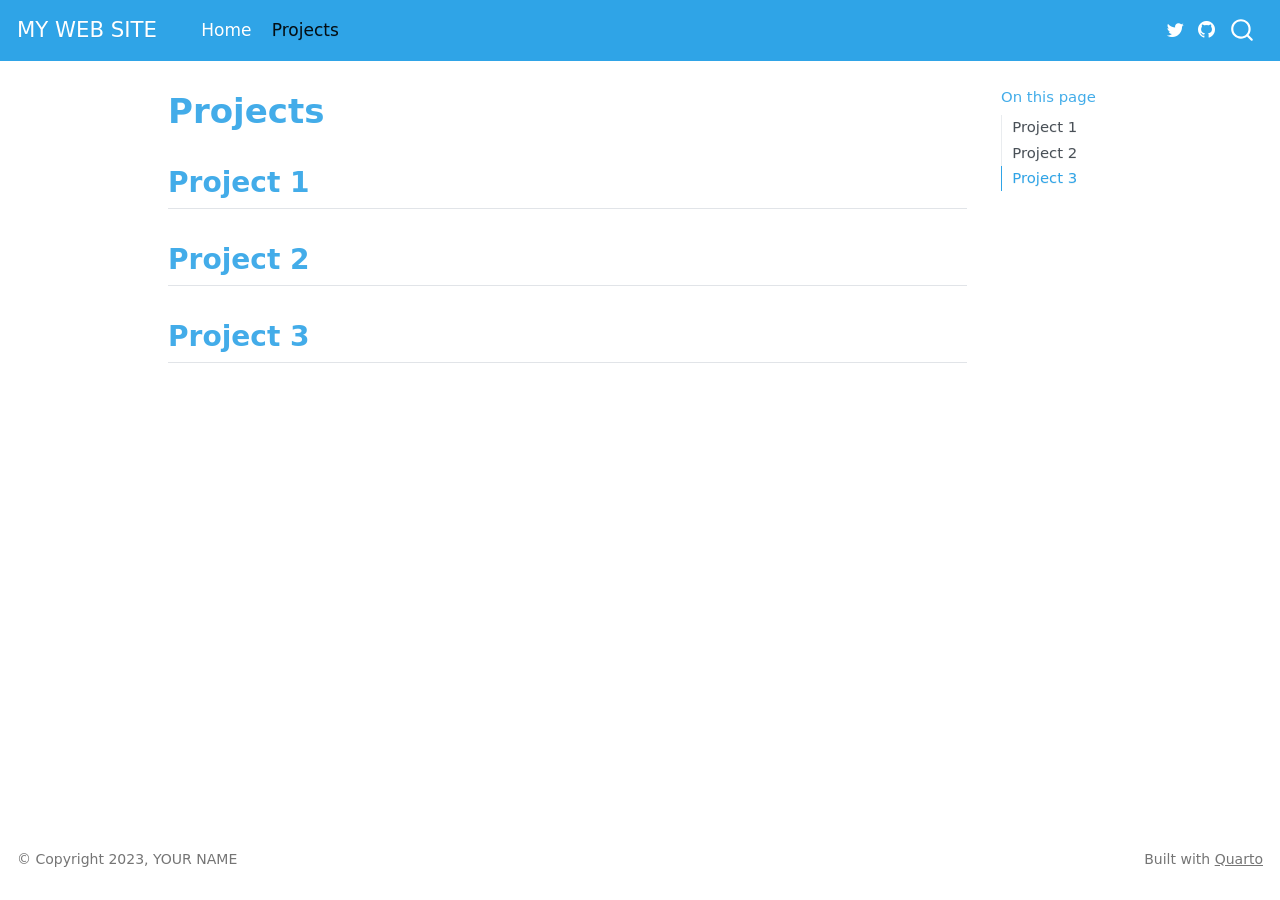
<file: multiomics_menstrual_effluent/docs/projects.html>
<!DOCTYPE html>
<html xmlns="http://www.w3.org/1999/xhtml" lang="en" xml:lang="en"><head>

<meta charset="utf-8">
<meta name="generator" content="quarto-1.3.361">

<meta name="viewport" content="width=device-width, initial-scale=1.0, user-scalable=yes">


<title>MY WEB SITE - Projects</title>
<style>
code{white-space: pre-wrap;}
span.smallcaps{font-variant: small-caps;}
div.columns{display: flex; gap: min(4vw, 1.5em);}
div.column{flex: auto; overflow-x: auto;}
div.hanging-indent{margin-left: 1.5em; text-indent: -1.5em;}
ul.task-list{list-style: none;}
ul.task-list li input[type="checkbox"] {
  width: 0.8em;
  margin: 0 0.8em 0.2em -1em; /* quarto-specific, see https://github.com/quarto-dev/quarto-cli/issues/4556 */ 
  vertical-align: middle;
}
</style>


<script src="site_libs/quarto-nav/quarto-nav.js"></script>
<script src="site_libs/quarto-nav/headroom.min.js"></script>
<script src="site_libs/clipboard/clipboard.min.js"></script>
<script src="site_libs/quarto-search/autocomplete.umd.js"></script>
<script src="site_libs/quarto-search/fuse.min.js"></script>
<script src="site_libs/quarto-search/quarto-search.js"></script>
<meta name="quarto:offset" content="./">
<script src="site_libs/quarto-html/quarto.js"></script>
<script src="site_libs/quarto-html/popper.min.js"></script>
<script src="site_libs/quarto-html/tippy.umd.min.js"></script>
<script src="site_libs/quarto-html/anchor.min.js"></script>
<link href="site_libs/quarto-html/tippy.css" rel="stylesheet">
<link href="site_libs/quarto-html/quarto-syntax-highlighting.css" rel="stylesheet" id="quarto-text-highlighting-styles">
<script src="site_libs/bootstrap/bootstrap.min.js"></script>
<link href="site_libs/bootstrap/bootstrap-icons.css" rel="stylesheet">
<link href="site_libs/bootstrap/bootstrap.min.css" rel="stylesheet" id="quarto-bootstrap" data-mode="light">
<script id="quarto-search-options" type="application/json">{
  "location": "navbar",
  "copy-button": false,
  "collapse-after": 3,
  "panel-placement": "end",
  "type": "overlay",
  "limit": 20,
  "language": {
    "search-no-results-text": "No results",
    "search-matching-documents-text": "matching documents",
    "search-copy-link-title": "Copy link to search",
    "search-hide-matches-text": "Hide additional matches",
    "search-more-match-text": "more match in this document",
    "search-more-matches-text": "more matches in this document",
    "search-clear-button-title": "Clear",
    "search-detached-cancel-button-title": "Cancel",
    "search-submit-button-title": "Submit",
    "search-label": "Search"
  }
}</script>


</head>

<body class="nav-fixed">

<div id="quarto-search-results"></div>
  <header id="quarto-header" class="headroom fixed-top">
    <nav class="navbar navbar-expand-lg navbar-dark ">
      <div class="navbar-container container-fluid">
      <div class="navbar-brand-container">
    <a class="navbar-brand" href="./index.html">
    <span class="navbar-title">MY WEB SITE</span>
    </a>
  </div>
            <div id="quarto-search" class="" title="Search"></div>
          <button class="navbar-toggler" type="button" data-bs-toggle="collapse" data-bs-target="#navbarCollapse" aria-controls="navbarCollapse" aria-expanded="false" aria-label="Toggle navigation" onclick="if (window.quartoToggleHeadroom) { window.quartoToggleHeadroom(); }">
  <span class="navbar-toggler-icon"></span>
</button>
          <div class="collapse navbar-collapse" id="navbarCollapse">
            <ul class="navbar-nav navbar-nav-scroll me-auto">
  <li class="nav-item">
    <a class="nav-link" href="./index.html" rel="" target="">
 <span class="menu-text">Home</span></a>
  </li>  
  <li class="nav-item">
    <a class="nav-link active" href="./projects.html" rel="" target="" aria-current="page">
 <span class="menu-text">Projects</span></a>
  </li>  
</ul>
            <div class="quarto-navbar-tools ms-auto">
    <a href="https://twitter.com/" title="" class="quarto-navigation-tool px-1" aria-label=""><i class="bi bi-twitter"></i></a>
    <a href="https://github.com/YOURUSERNAME/YOURREPO" title="" class="quarto-navigation-tool px-1" aria-label=""><i class="bi bi-github"></i></a>
</div>
          </div> <!-- /navcollapse -->
      </div> <!-- /container-fluid -->
    </nav>
</header>
<!-- content -->
<div id="quarto-content" class="quarto-container page-columns page-rows-contents page-layout-article page-navbar">
<!-- sidebar -->
<!-- margin-sidebar -->
    <div id="quarto-margin-sidebar" class="sidebar margin-sidebar">
        <nav id="TOC" role="doc-toc" class="toc-active">
    <h2 id="toc-title">On this page</h2>
   
  <ul>
  <li><a href="#project-1" id="toc-project-1" class="nav-link active" data-scroll-target="#project-1">Project 1</a></li>
  <li><a href="#project-2" id="toc-project-2" class="nav-link" data-scroll-target="#project-2">Project 2</a></li>
  <li><a href="#project-3" id="toc-project-3" class="nav-link" data-scroll-target="#project-3">Project 3</a></li>
  </ul>
</nav>
    </div>
<!-- main -->
<main class="content" id="quarto-document-content">

<header id="title-block-header" class="quarto-title-block default">
<div class="quarto-title">
<h1 class="title">Projects</h1>
</div>



<div class="quarto-title-meta">

    
  
    
  </div>
  

</header>

<section id="project-1" class="level2">
<h2 class="anchored" data-anchor-id="project-1">Project 1</h2>
</section>
<section id="project-2" class="level2">
<h2 class="anchored" data-anchor-id="project-2">Project 2</h2>
</section>
<section id="project-3" class="level2">
<h2 class="anchored" data-anchor-id="project-3">Project 3</h2>


</section>

</main> <!-- /main -->
<script id="quarto-html-after-body" type="application/javascript">
window.document.addEventListener("DOMContentLoaded", function (event) {
  const toggleBodyColorMode = (bsSheetEl) => {
    const mode = bsSheetEl.getAttribute("data-mode");
    const bodyEl = window.document.querySelector("body");
    if (mode === "dark") {
      bodyEl.classList.add("quarto-dark");
      bodyEl.classList.remove("quarto-light");
    } else {
      bodyEl.classList.add("quarto-light");
      bodyEl.classList.remove("quarto-dark");
    }
  }
  const toggleBodyColorPrimary = () => {
    const bsSheetEl = window.document.querySelector("link#quarto-bootstrap");
    if (bsSheetEl) {
      toggleBodyColorMode(bsSheetEl);
    }
  }
  toggleBodyColorPrimary();  
  const icon = "";
  const anchorJS = new window.AnchorJS();
  anchorJS.options = {
    placement: 'right',
    icon: icon
  };
  anchorJS.add('.anchored');
  const isCodeAnnotation = (el) => {
    for (const clz of el.classList) {
      if (clz.startsWith('code-annotation-')) {                     
        return true;
      }
    }
    return false;
  }
  const clipboard = new window.ClipboardJS('.code-copy-button', {
    text: function(trigger) {
      const codeEl = trigger.previousElementSibling.cloneNode(true);
      for (const childEl of codeEl.children) {
        if (isCodeAnnotation(childEl)) {
          childEl.remove();
        }
      }
      return codeEl.innerText;
    }
  });
  clipboard.on('success', function(e) {
    // button target
    const button = e.trigger;
    // don't keep focus
    button.blur();
    // flash "checked"
    button.classList.add('code-copy-button-checked');
    var currentTitle = button.getAttribute("title");
    button.setAttribute("title", "Copied!");
    let tooltip;
    if (window.bootstrap) {
      button.setAttribute("data-bs-toggle", "tooltip");
      button.setAttribute("data-bs-placement", "left");
      button.setAttribute("data-bs-title", "Copied!");
      tooltip = new bootstrap.Tooltip(button, 
        { trigger: "manual", 
          customClass: "code-copy-button-tooltip",
          offset: [0, -8]});
      tooltip.show();    
    }
    setTimeout(function() {
      if (tooltip) {
        tooltip.hide();
        button.removeAttribute("data-bs-title");
        button.removeAttribute("data-bs-toggle");
        button.removeAttribute("data-bs-placement");
      }
      button.setAttribute("title", currentTitle);
      button.classList.remove('code-copy-button-checked');
    }, 1000);
    // clear code selection
    e.clearSelection();
  });
  function tippyHover(el, contentFn) {
    const config = {
      allowHTML: true,
      content: contentFn,
      maxWidth: 500,
      delay: 100,
      arrow: false,
      appendTo: function(el) {
          return el.parentElement;
      },
      interactive: true,
      interactiveBorder: 10,
      theme: 'quarto',
      placement: 'bottom-start'
    };
    window.tippy(el, config); 
  }
  const noterefs = window.document.querySelectorAll('a[role="doc-noteref"]');
  for (var i=0; i<noterefs.length; i++) {
    const ref = noterefs[i];
    tippyHover(ref, function() {
      // use id or data attribute instead here
      let href = ref.getAttribute('data-footnote-href') || ref.getAttribute('href');
      try { href = new URL(href).hash; } catch {}
      const id = href.replace(/^#\/?/, "");
      const note = window.document.getElementById(id);
      return note.innerHTML;
    });
  }
      let selectedAnnoteEl;
      const selectorForAnnotation = ( cell, annotation) => {
        let cellAttr = 'data-code-cell="' + cell + '"';
        let lineAttr = 'data-code-annotation="' +  annotation + '"';
        const selector = 'span[' + cellAttr + '][' + lineAttr + ']';
        return selector;
      }
      const selectCodeLines = (annoteEl) => {
        const doc = window.document;
        const targetCell = annoteEl.getAttribute("data-target-cell");
        const targetAnnotation = annoteEl.getAttribute("data-target-annotation");
        const annoteSpan = window.document.querySelector(selectorForAnnotation(targetCell, targetAnnotation));
        const lines = annoteSpan.getAttribute("data-code-lines").split(",");
        const lineIds = lines.map((line) => {
          return targetCell + "-" + line;
        })
        let top = null;
        let height = null;
        let parent = null;
        if (lineIds.length > 0) {
            //compute the position of the single el (top and bottom and make a div)
            const el = window.document.getElementById(lineIds[0]);
            top = el.offsetTop;
            height = el.offsetHeight;
            parent = el.parentElement.parentElement;
          if (lineIds.length > 1) {
            const lastEl = window.document.getElementById(lineIds[lineIds.length - 1]);
            const bottom = lastEl.offsetTop + lastEl.offsetHeight;
            height = bottom - top;
          }
          if (top !== null && height !== null && parent !== null) {
            // cook up a div (if necessary) and position it 
            let div = window.document.getElementById("code-annotation-line-highlight");
            if (div === null) {
              div = window.document.createElement("div");
              div.setAttribute("id", "code-annotation-line-highlight");
              div.style.position = 'absolute';
              parent.appendChild(div);
            }
            div.style.top = top - 2 + "px";
            div.style.height = height + 4 + "px";
            let gutterDiv = window.document.getElementById("code-annotation-line-highlight-gutter");
            if (gutterDiv === null) {
              gutterDiv = window.document.createElement("div");
              gutterDiv.setAttribute("id", "code-annotation-line-highlight-gutter");
              gutterDiv.style.position = 'absolute';
              const codeCell = window.document.getElementById(targetCell);
              const gutter = codeCell.querySelector('.code-annotation-gutter');
              gutter.appendChild(gutterDiv);
            }
            gutterDiv.style.top = top - 2 + "px";
            gutterDiv.style.height = height + 4 + "px";
          }
          selectedAnnoteEl = annoteEl;
        }
      };
      const unselectCodeLines = () => {
        const elementsIds = ["code-annotation-line-highlight", "code-annotation-line-highlight-gutter"];
        elementsIds.forEach((elId) => {
          const div = window.document.getElementById(elId);
          if (div) {
            div.remove();
          }
        });
        selectedAnnoteEl = undefined;
      };
      // Attach click handler to the DT
      const annoteDls = window.document.querySelectorAll('dt[data-target-cell]');
      for (const annoteDlNode of annoteDls) {
        annoteDlNode.addEventListener('click', (event) => {
          const clickedEl = event.target;
          if (clickedEl !== selectedAnnoteEl) {
            unselectCodeLines();
            const activeEl = window.document.querySelector('dt[data-target-cell].code-annotation-active');
            if (activeEl) {
              activeEl.classList.remove('code-annotation-active');
            }
            selectCodeLines(clickedEl);
            clickedEl.classList.add('code-annotation-active');
          } else {
            // Unselect the line
            unselectCodeLines();
            clickedEl.classList.remove('code-annotation-active');
          }
        });
      }
  const findCites = (el) => {
    const parentEl = el.parentElement;
    if (parentEl) {
      const cites = parentEl.dataset.cites;
      if (cites) {
        return {
          el,
          cites: cites.split(' ')
        };
      } else {
        return findCites(el.parentElement)
      }
    } else {
      return undefined;
    }
  };
  var bibliorefs = window.document.querySelectorAll('a[role="doc-biblioref"]');
  for (var i=0; i<bibliorefs.length; i++) {
    const ref = bibliorefs[i];
    const citeInfo = findCites(ref);
    if (citeInfo) {
      tippyHover(citeInfo.el, function() {
        var popup = window.document.createElement('div');
        citeInfo.cites.forEach(function(cite) {
          var citeDiv = window.document.createElement('div');
          citeDiv.classList.add('hanging-indent');
          citeDiv.classList.add('csl-entry');
          var biblioDiv = window.document.getElementById('ref-' + cite);
          if (biblioDiv) {
            citeDiv.innerHTML = biblioDiv.innerHTML;
          }
          popup.appendChild(citeDiv);
        });
        return popup.innerHTML;
      });
    }
  }
});
</script>
</div> <!-- /content -->
<footer class="footer">
  <div class="nav-footer">
    <div class="nav-footer-left">© Copyright 2023, YOUR NAME</div>   
    <div class="nav-footer-center">
      &nbsp;
    </div>
    <div class="nav-footer-right">Built with <a href="https://quarto.org/">Quarto</a></div>
  </div>
</footer>



</body></html>
</file>
<file: multiomics_menstrual_effluent/docs/site_libs/quarto-html/tippy.css>
.tippy-box[data-animation=fade][data-state=hidden]{opacity:0}[data-tippy-root]{max-width:calc(100vw - 10px)}.tippy-box{position:relative;background-color:#333;color:#fff;border-radius:4px;font-size:14px;line-height:1.4;white-space:normal;outline:0;transition-property:transform,visibility,opacity}.tippy-box[data-placement^=top]>.tippy-arrow{bottom:0}.tippy-box[data-placement^=top]>.tippy-arrow:before{bottom:-7px;left:0;border-width:8px 8px 0;border-top-color:initial;transform-origin:center top}.tippy-box[data-placement^=bottom]>.tippy-arrow{top:0}.tippy-box[data-placement^=bottom]>.tippy-arrow:before{top:-7px;left:0;border-width:0 8px 8px;border-bottom-color:initial;transform-origin:center bottom}.tippy-box[data-placement^=left]>.tippy-arrow{right:0}.tippy-box[data-placement^=left]>.tippy-arrow:before{border-width:8px 0 8px 8px;border-left-color:initial;right:-7px;transform-origin:center left}.tippy-box[data-placement^=right]>.tippy-arrow{left:0}.tippy-box[data-placement^=right]>.tippy-arrow:before{left:-7px;border-width:8px 8px 8px 0;border-right-color:initial;transform-origin:center right}.tippy-box[data-inertia][data-state=visible]{transition-timing-function:cubic-bezier(.54,1.5,.38,1.11)}.tippy-arrow{width:16px;height:16px;color:#333}.tippy-arrow:before{content:"";position:absolute;border-color:transparent;border-style:solid}.tippy-content{position:relative;padding:5px 9px;z-index:1}
</file>
<file: multiomics_menstrual_effluent/docs/site_libs/quarto-html/quarto-syntax-highlighting.css>
/* quarto syntax highlight colors */
:root {
  --quarto-hl-ot-color: #003B4F;
  --quarto-hl-at-color: #657422;
  --quarto-hl-ss-color: #20794D;
  --quarto-hl-an-color: #5E5E5E;
  --quarto-hl-fu-color: #4758AB;
  --quarto-hl-st-color: #20794D;
  --quarto-hl-cf-color: #003B4F;
  --quarto-hl-op-color: #5E5E5E;
  --quarto-hl-er-color: #AD0000;
  --quarto-hl-bn-color: #AD0000;
  --quarto-hl-al-color: #AD0000;
  --quarto-hl-va-color: #111111;
  --quarto-hl-bu-color: inherit;
  --quarto-hl-ex-color: inherit;
  --quarto-hl-pp-color: #AD0000;
  --quarto-hl-in-color: #5E5E5E;
  --quarto-hl-vs-color: #20794D;
  --quarto-hl-wa-color: #5E5E5E;
  --quarto-hl-do-color: #5E5E5E;
  --quarto-hl-im-color: #00769E;
  --quarto-hl-ch-color: #20794D;
  --quarto-hl-dt-color: #AD0000;
  --quarto-hl-fl-color: #AD0000;
  --quarto-hl-co-color: #5E5E5E;
  --quarto-hl-cv-color: #5E5E5E;
  --quarto-hl-cn-color: #8f5902;
  --quarto-hl-sc-color: #5E5E5E;
  --quarto-hl-dv-color: #AD0000;
  --quarto-hl-kw-color: #003B4F;
}

/* other quarto variables */
:root {
  --quarto-font-monospace: SFMono-Regular, Menlo, Monaco, Consolas, "Liberation Mono", "Courier New", monospace;
}

pre > code.sourceCode > span {
  color: #003B4F;
}

code span {
  color: #003B4F;
}

code.sourceCode > span {
  color: #003B4F;
}

div.sourceCode,
div.sourceCode pre.sourceCode {
  color: #003B4F;
}

code span.ot {
  color: #003B4F;
  font-style: inherit;
}

code span.at {
  color: #657422;
  font-style: inherit;
}

code span.ss {
  color: #20794D;
  font-style: inherit;
}

code span.an {
  color: #5E5E5E;
  font-style: inherit;
}

code span.fu {
  color: #4758AB;
  font-style: inherit;
}

code span.st {
  color: #20794D;
  font-style: inherit;
}

code span.cf {
  color: #003B4F;
  font-style: inherit;
}

code span.op {
  color: #5E5E5E;
  font-style: inherit;
}

code span.er {
  color: #AD0000;
  font-style: inherit;
}

code span.bn {
  color: #AD0000;
  font-style: inherit;
}

code span.al {
  color: #AD0000;
  font-style: inherit;
}

code span.va {
  color: #111111;
  font-style: inherit;
}

code span.bu {
  font-style: inherit;
}

code span.ex {
  font-style: inherit;
}

code span.pp {
  color: #AD0000;
  font-style: inherit;
}

code span.in {
  color: #5E5E5E;
  font-style: inherit;
}

code span.vs {
  color: #20794D;
  font-style: inherit;
}

code span.wa {
  color: #5E5E5E;
  font-style: italic;
}

code span.do {
  color: #5E5E5E;
  font-style: italic;
}

code span.im {
  color: #00769E;
  font-style: inherit;
}

code span.ch {
  color: #20794D;
  font-style: inherit;
}

code span.dt {
  color: #AD0000;
  font-style: inherit;
}

code span.fl {
  color: #AD0000;
  font-style: inherit;
}

code span.co {
  color: #5E5E5E;
  font-style: inherit;
}

code span.cv {
  color: #5E5E5E;
  font-style: italic;
}

code span.cn {
  color: #8f5902;
  font-style: inherit;
}

code span.sc {
  color: #5E5E5E;
  font-style: inherit;
}

code span.dv {
  color: #AD0000;
  font-style: inherit;
}

code span.kw {
  color: #003B4F;
  font-style: inherit;
}

.prevent-inlining {
  content: "</";
}

/*# sourceMappingURL=debc5d5d77c3f9108843748ff7464032.css.map */
</file>
<file: docs/site_libs/quarto-html/tippy.css>
.tippy-box[data-animation=fade][data-state=hidden]{opacity:0}[data-tippy-root]{max-width:calc(100vw - 10px)}.tippy-box{position:relative;background-color:#333;color:#fff;border-radius:4px;font-size:14px;line-height:1.4;white-space:normal;outline:0;transition-property:transform,visibility,opacity}.tippy-box[data-placement^=top]>.tippy-arrow{bottom:0}.tippy-box[data-placement^=top]>.tippy-arrow:before{bottom:-7px;left:0;border-width:8px 8px 0;border-top-color:initial;transform-origin:center top}.tippy-box[data-placement^=bottom]>.tippy-arrow{top:0}.tippy-box[data-placement^=bottom]>.tippy-arrow:before{top:-7px;left:0;border-width:0 8px 8px;border-bottom-color:initial;transform-origin:center bottom}.tippy-box[data-placement^=left]>.tippy-arrow{right:0}.tippy-box[data-placement^=left]>.tippy-arrow:before{border-width:8px 0 8px 8px;border-left-color:initial;right:-7px;transform-origin:center left}.tippy-box[data-placement^=right]>.tippy-arrow{left:0}.tippy-box[data-placement^=right]>.tippy-arrow:before{left:-7px;border-width:8px 8px 8px 0;border-right-color:initial;transform-origin:center right}.tippy-box[data-inertia][data-state=visible]{transition-timing-function:cubic-bezier(.54,1.5,.38,1.11)}.tippy-arrow{width:16px;height:16px;color:#333}.tippy-arrow:before{content:"";position:absolute;border-color:transparent;border-style:solid}.tippy-content{position:relative;padding:5px 9px;z-index:1}
</file>
<file: docs/site_libs/quarto-html/quarto-syntax-highlighting-64a204ab8560d761af7679ceaba22944.css>
/* quarto syntax highlight colors */
:root {
  --quarto-hl-ot-color: #003B4F;
  --quarto-hl-at-color: #657422;
  --quarto-hl-ss-color: #20794D;
  --quarto-hl-an-color: #5E5E5E;
  --quarto-hl-fu-color: #4758AB;
  --quarto-hl-st-color: #20794D;
  --quarto-hl-cf-color: #003B4F;
  --quarto-hl-op-color: #5E5E5E;
  --quarto-hl-er-color: #AD0000;
  --quarto-hl-bn-color: #AD0000;
  --quarto-hl-al-color: #AD0000;
  --quarto-hl-va-color: #111111;
  --quarto-hl-bu-color: inherit;
  --quarto-hl-ex-color: inherit;
  --quarto-hl-pp-color: #AD0000;
  --quarto-hl-in-color: #5E5E5E;
  --quarto-hl-vs-color: #20794D;
  --quarto-hl-wa-color: #5E5E5E;
  --quarto-hl-do-color: #5E5E5E;
  --quarto-hl-im-color: #00769E;
  --quarto-hl-ch-color: #20794D;
  --quarto-hl-dt-color: #AD0000;
  --quarto-hl-fl-color: #AD0000;
  --quarto-hl-co-color: #5E5E5E;
  --quarto-hl-cv-color: #5E5E5E;
  --quarto-hl-cn-color: #8f5902;
  --quarto-hl-sc-color: #5E5E5E;
  --quarto-hl-dv-color: #AD0000;
  --quarto-hl-kw-color: #003B4F;
}

/* other quarto variables */
:root {
  --quarto-font-monospace: SFMono-Regular, Menlo, Monaco, Consolas, "Liberation Mono", "Courier New", monospace;
}

/* syntax highlight based on Pandoc's rules */
pre > code.sourceCode > span {
  color: #003B4F;
}

code.sourceCode > span {
  color: #003B4F;
}

div.sourceCode,
div.sourceCode pre.sourceCode {
  color: #003B4F;
}

/* Normal */
code span {
  color: #003B4F;
}

/* Alert */
code span.al {
  color: #AD0000;
  font-style: inherit;
}

/* Annotation */
code span.an {
  color: #5E5E5E;
  font-style: inherit;
}

/* Attribute */
code span.at {
  color: #657422;
  font-style: inherit;
}

/* BaseN */
code span.bn {
  color: #AD0000;
  font-style: inherit;
}

/* BuiltIn */
code span.bu {
  font-style: inherit;
}

/* ControlFlow */
code span.cf {
  color: #003B4F;
  font-weight: bold;
  font-style: inherit;
}

/* Char */
code span.ch {
  color: #20794D;
  font-style: inherit;
}

/* Constant */
code span.cn {
  color: #8f5902;
  font-style: inherit;
}

/* Comment */
code span.co {
  color: #5E5E5E;
  font-style: inherit;
}

/* CommentVar */
code span.cv {
  color: #5E5E5E;
  font-style: italic;
}

/* Documentation */
code span.do {
  color: #5E5E5E;
  font-style: italic;
}

/* DataType */
code span.dt {
  color: #AD0000;
  font-style: inherit;
}

/* DecVal */
code span.dv {
  color: #AD0000;
  font-style: inherit;
}

/* Error */
code span.er {
  color: #AD0000;
  font-style: inherit;
}

/* Extension */
code span.ex {
  font-style: inherit;
}

/* Float */
code span.fl {
  color: #AD0000;
  font-style: inherit;
}

/* Function */
code span.fu {
  color: #4758AB;
  font-style: inherit;
}

/* Import */
code span.im {
  color: #00769E;
  font-style: inherit;
}

/* Information */
code span.in {
  color: #5E5E5E;
  font-style: inherit;
}

/* Keyword */
code span.kw {
  color: #003B4F;
  font-weight: bold;
  font-style: inherit;
}

/* Operator */
code span.op {
  color: #5E5E5E;
  font-style: inherit;
}

/* Other */
code span.ot {
  color: #003B4F;
  font-style: inherit;
}

/* Preprocessor */
code span.pp {
  color: #AD0000;
  font-style: inherit;
}

/* SpecialChar */
code span.sc {
  color: #5E5E5E;
  font-style: inherit;
}

/* SpecialString */
code span.ss {
  color: #20794D;
  font-style: inherit;
}

/* String */
code span.st {
  color: #20794D;
  font-style: inherit;
}

/* Variable */
code span.va {
  color: #111111;
  font-style: inherit;
}

/* VerbatimString */
code span.vs {
  color: #20794D;
  font-style: inherit;
}

/* Warning */
code span.wa {
  color: #5E5E5E;
  font-style: italic;
}

.prevent-inlining {
  content: "</";
}

/*# sourceMappingURL=9d8d5bb603a83b8298b89080a598c93b.css.map */
</file>
<file: docs/site_libs/htmltools-fill-0.5.9/fill.css>
@layer htmltools {
  .html-fill-container {
    display: flex;
    flex-direction: column;
    /* Prevent the container from expanding vertically or horizontally beyond its
    parent's constraints. */
    min-height: 0;
    min-width: 0;
  }
  .html-fill-container > .html-fill-item {
    /* Fill items can grow and shrink freely within
    available vertical space in fillable container */
    flex: 1 1 auto;
    min-height: 0;
    min-width: 0;
  }
  .html-fill-container > :not(.html-fill-item) {
    /* Prevent shrinking or growing of non-fill items */
    flex: 0 0 auto;
  }
}
</file>
<file: docs/site_libs/reactable-0.4.5/reactable.css>
.Reactable{-webkit-box-orient:vertical;-webkit-box-direction:normal;display:-webkit-box;display:-ms-flexbox;display:flex;-ms-flex-direction:column;flex-direction:column;position:relative}.Reactable *{-webkit-box-sizing:border-box;box-sizing:border-box}.Reactable .rt-table{-webkit-box-flex:1;-webkit-box-align:stretch;-ms-flex-align:stretch;align-items:stretch;border-collapse:collapse;-ms-flex:auto 1;flex:auto 1;overflow:auto;width:100%}.Reactable .rt-table,.Reactable .rt-thead{-webkit-box-orient:vertical;-webkit-box-direction:normal;display:-webkit-box;display:-ms-flexbox;display:flex;-ms-flex-direction:column;flex-direction:column}.Reactable .rt-thead .rt-td,.Reactable .rt-thead .rt-th{line-height:normal;position:relative}.Reactable .rt-th.rt-th-resizable{overflow:visible}.Reactable .rt-th.rt-th-resizable:last-child{overflow:hidden}.Reactable .rt-tbody{-webkit-box-orient:vertical;-webkit-box-direction:normal;display:-webkit-box;display:-ms-flexbox;display:flex;-ms-flex-direction:column;flex-direction:column;overflow:auto}.rt-td-expandable{cursor:pointer}.Reactable .rt-tr-group{-webkit-box-orient:vertical;-webkit-box-direction:normal;-webkit-box-align:stretch;-ms-flex-align:stretch;align-items:stretch;-ms-flex:1 0 auto;flex:1 0 auto;-ms-flex-direction:column;flex-direction:column}.Reactable .rt-tr,.Reactable .rt-tr-group{-webkit-box-flex:1;display:-webkit-box;display:-ms-flexbox;display:flex}.Reactable .rt-tr{-ms-flex:1 0 auto;flex:1 0 auto}.Reactable .rt-td,.Reactable .rt-th{-webkit-box-flex:1;-ms-flex:1 0 0px;flex:1 0 0;overflow:hidden}.Reactable .rt-resizer{bottom:0;cursor:col-resize;display:inline-block;position:absolute;right:-18px;top:0;width:36px;z-index:10}.Reactable .rt-tfoot{-webkit-box-orient:vertical;-webkit-box-direction:normal;display:-webkit-box;display:-ms-flexbox;display:flex;-ms-flex-direction:column;flex-direction:column}.Reactable .rt-resizing .rt-td,.Reactable .rt-resizing .rt-th{cursor:col-resize;-webkit-transition:none!important;transition:none!important;-webkit-user-select:none;-moz-user-select:none;-ms-user-select:none;user-select:none}
.Reactable{background-color:#fff;height:100%}.rt-inline{display:-webkit-inline-box;display:-ms-inline-flexbox;display:inline-flex}.rt-th{font-weight:600}.rt-td,.rt-th{word-wrap:break-word;display:-webkit-box;display:-ms-flexbox;display:flex;max-width:100%;overflow-wrap:break-word}.rt-td-inner,.rt-th-inner{overflow:hidden;padding:7px 8px;width:100%}.rt-compact .rt-td-inner,.rt-compact .rt-th-inner{padding:4px 6px}.rt-text-content{overflow:hidden}.rt-nowrap .rt-td-inner,.rt-nowrap .rt-text-content,.rt-nowrap .rt-th-inner{text-overflow:ellipsis;white-space:nowrap}.rt-select{-webkit-box-align:center;-ms-flex-align:center;-webkit-box-pack:center;-ms-flex-pack:center;align-items:center;display:-webkit-box;display:-ms-flexbox;display:flex;justify-content:center}input[type=checkbox].rt-select-input,input[type=radio].rt-select-input{display:block;margin:0}.rt-align-left{text-align:left}.rt-align-right{text-align:right}.rt-align-center{text-align:center}.rt-valign-center{-webkit-box-align:center;-ms-flex-align:center;align-items:center}.rt-valign-bottom{-webkit-box-align:end;-ms-flex-align:end;align-items:flex-end}.rt-sticky,.rt-tbody,.rt-tr,.rt-tr-group{background-color:inherit}.rt-sticky{z-index:1}.rt-table{border-color:#e6e6e6;border-width:1px}.rt-bordered .rt-table,.rt-outlined .rt-table{border-style:solid}.Reactable:not(.rt-keyboard-active) .rt-table:focus{outline-style:solid;outline-width:0}.rt-th{border-bottom:2px solid #e6e6e6;border-left-color:rgba(0,0,0,.05);border-left-width:1px}.rt-bordered .rt-th,.rt-outlined .rt-th{border-bottom-width:1px}.rt-td{border-left-color:rgba(0,0,0,.05);border-left-width:1px;border-top:1px solid #f2f2f2}.rt-borderless .rt-td,.rt-tr-group:first-child>.rt-tr:first-child .rt-td{border-top:none}.rt-bordered .rt-td,.rt-bordered .rt-th{border-left-style:solid}.rt-bordered .rt-td:first-child,.rt-bordered .rt-th:first-child{border-left:none}.rt-th-group,.rt-th-group-none{border-bottom-style:none}.rt-th-group:after{background-color:#e6e6e6;bottom:0;content:"";height:1px;left:8px;margin:auto;position:absolute;right:8px;width:100%}.rt-bordered .rt-th-group:after,.rt-outlined .rt-th-group:after{left:0;right:0}.rt-bordered .rt-th-group-none{border-bottom-style:solid}.rt-tr-striped{background-color:rgba(0,0,0,.03)}.rt-tr-striped-sticky{background-color:#f7f7f7}.rt-tr-highlight:hover{background-color:rgba(0,0,0,.05)}.rt-tr-highlight-sticky:hover{background-color:#f2f2f2}.rt-tr-pad{-webkit-user-select:none;-moz-user-select:none;-ms-user-select:none;user-select:none}.Reactable .rt-tbody,.Reactable .rt-tfoot,.Reactable .rt-thead{-ms-flex-negative:0;flex-shrink:0}@supports (position:sticky){.Reactable .rt-table{background:inherit}.Reactable .rt-tbody{overflow:visible}.Reactable .rt-thead{top:0}.Reactable .rt-tfoot,.Reactable .rt-thead{background:inherit;position:sticky;z-index:2}.Reactable .rt-tfoot{bottom:0}}@media screen and (-ms-high-contrast:active),screen and (-ms-high-contrast:none){.Reactable .rt-tbody{-ms-overflow-style:-ms-autohiding-scrollbar;overflow:auto}}.rt-td-filter{border-bottom:1px solid #f2f2f2;border-top:0}.rt-borderless .rt-td-filter{border-bottom:0}.rt-filter{background-color:#fff;border:1px solid rgba(0,0,0,.1);border-radius:3px;color:inherit;font-family:inherit;font-size:inherit;font-weight:400;margin:0;outline-style:solid;outline-width:0;padding:5px 7px;width:100%}.rt-filter:focus{border:1px solid rgba(0,0,0,.25)}.rt-sort-header{display:-webkit-box;display:-ms-flexbox;display:flex}.rt-align-center .rt-sort-header{-webkit-box-pack:center;-ms-flex-pack:center;justify-content:center}.rt-align-right .rt-sort-header{-webkit-box-pack:end;-ms-flex-pack:end;justify-content:flex-end}.rt-th{outline-style:solid;outline-width:0}.rt-th[aria-sort]{cursor:pointer}.rt-th[aria-sort] .rt-sort-left:after{line-height:0;padding-right:5px}.rt-th[aria-sort] .rt-sort-right:after{line-height:0;padding-left:5px}.rt-th[aria-sort=ascending] .rt-sort-left:after,.rt-th[aria-sort=ascending] .rt-sort-right:after{content:"\2191"}.rt-th[aria-sort=descending] .rt-sort-left:after,.rt-th[aria-sort=descending] .rt-sort-right:after{content:"\2193"}.rt-th[aria-sort=none] .rt-sort:after{content:"\2195";opacity:.4}.rt-keyboard-active .rt-th[data-sort-hint=ascending]:focus .rt-sort-left:after,.rt-keyboard-active .rt-th[data-sort-hint=ascending]:focus .rt-sort-right:after{content:"\2191";opacity:.4}.rt-keyboard-active .rt-th[data-sort-hint=descending]:focus .rt-sort-left:after,.rt-keyboard-active .rt-th[data-sort-hint=descending]:focus .rt-sort-right:after{content:"\2193";opacity:.4}.rt-expander-button{background:none;border:none;cursor:pointer;margin:0 2px;padding:0}.rt-expander{color:transparent;display:inline-block;outline-style:solid;outline-width:0;padding:0 8px;position:relative}.rt-expander:after{border-left:5.04px solid transparent;border-right:5.04px solid transparent;border-top:7px solid rgba(0,0,0,.8);content:"";cursor:pointer;height:0;left:50%;position:absolute;top:50%;-webkit-transform:translate(-50%,-50%) rotate(-90deg);transform:translate(-50%,-50%) rotate(-90deg);-webkit-transition:all .3s cubic-bezier(.175,.885,.32,1.275);transition:all .3s cubic-bezier(.175,.885,.32,1.275);width:0}.rt-expander.rt-expander-open:after{-webkit-transform:translate(-50%,-50%) rotate(0);transform:translate(-50%,-50%) rotate(0)}.rt-pagination{-webkit-box-pack:justify;-ms-flex-pack:justify;-webkit-box-align:baseline;-ms-flex-align:baseline;align-items:baseline;border-top:1px solid #f2f2f2;display:-webkit-box;display:-ms-flexbox;display:flex;-ms-flex-wrap:wrap;flex-wrap:wrap;justify-content:space-between;padding:6px 4px}.rt-bordered .rt-pagination,.rt-outlined .rt-pagination{border-top:none}.rt-pagination-info :not(:last-child){margin-right:16px}.rt-page-info{display:inline-block;margin:6px 8px;opacity:.9}.rt-page-size{display:inline-block;margin:0 8px}.rt-page-size-select{margin:0 2px}.rt-page-button,.rt-page-jump,.rt-page-size-select{color:inherit;font-family:inherit;font-size:inherit;line-height:inherit}.rt-page-jump,.rt-page-size-select{background-color:#fff;border:1px solid rgba(0,0,0,.05);border-radius:3px;padding:3px}@supports (-moz-appearance:none){.rt-page-size-select{-moz-appearance:none;background-image:url('data:image/svg+xml;charset=US-ASCII,<svg width="24" height="24" xmlns="http://www.w3.org/2000/svg"><path fill="%23333" d="M24 1.5l-12 21-12-21h24z"/></svg>');background-position:right 6px center;background-repeat:no-repeat;background-size:6px;padding-right:12px}}.rt-page-button{background-color:transparent;border:none;border-radius:3px;cursor:pointer;outline-style:solid;outline-width:0;padding:6px 12px}.rt-page-button::-moz-focus-inner{border-style:none;padding:0}.rt-page-button:disabled{cursor:default;opacity:.6}.rt-page-button:hover{background-color:rgba(0,0,0,.04)}.rt-page-button:active{background-color:rgba(0,0,0,.08)}.rt-keyboard-active .rt-page-button:focus{background-color:rgba(0,0,0,.04)}.rt-page-button:disabled:focus,.rt-page-button:disabled:hover{background-color:transparent}.rt-page-button-current{font-weight:700}.rt-page-ellipsis{margin:0 4px;pointer-events:none}.rt-page-numbers{display:inline-block;margin:0 8px;white-space:nowrap}.rt-page-jump{text-align:center;width:70px}.rt-tbody-no-data{position:relative}.rt-tbody-no-data .rt-td{border-color:transparent}.rt-no-data{display:block;left:50%;line-height:0;position:absolute;top:50%;-webkit-transform:translate(-50%,-50%);transform:translate(-50%,-50%);z-index:1}.rt-search{-ms-flex-item-align:end;align-self:flex-end;background-color:#fff;border:1px solid rgba(0,0,0,.1);border-radius:3px;color:inherit;display:block;font-family:inherit;font-size:inherit;margin:0 0 8px;outline-style:solid;outline-width:0;padding:5px 7px}.rt-search:active,.rt-search:focus{border:1px solid rgba(0,0,0,.25)}
</file>
